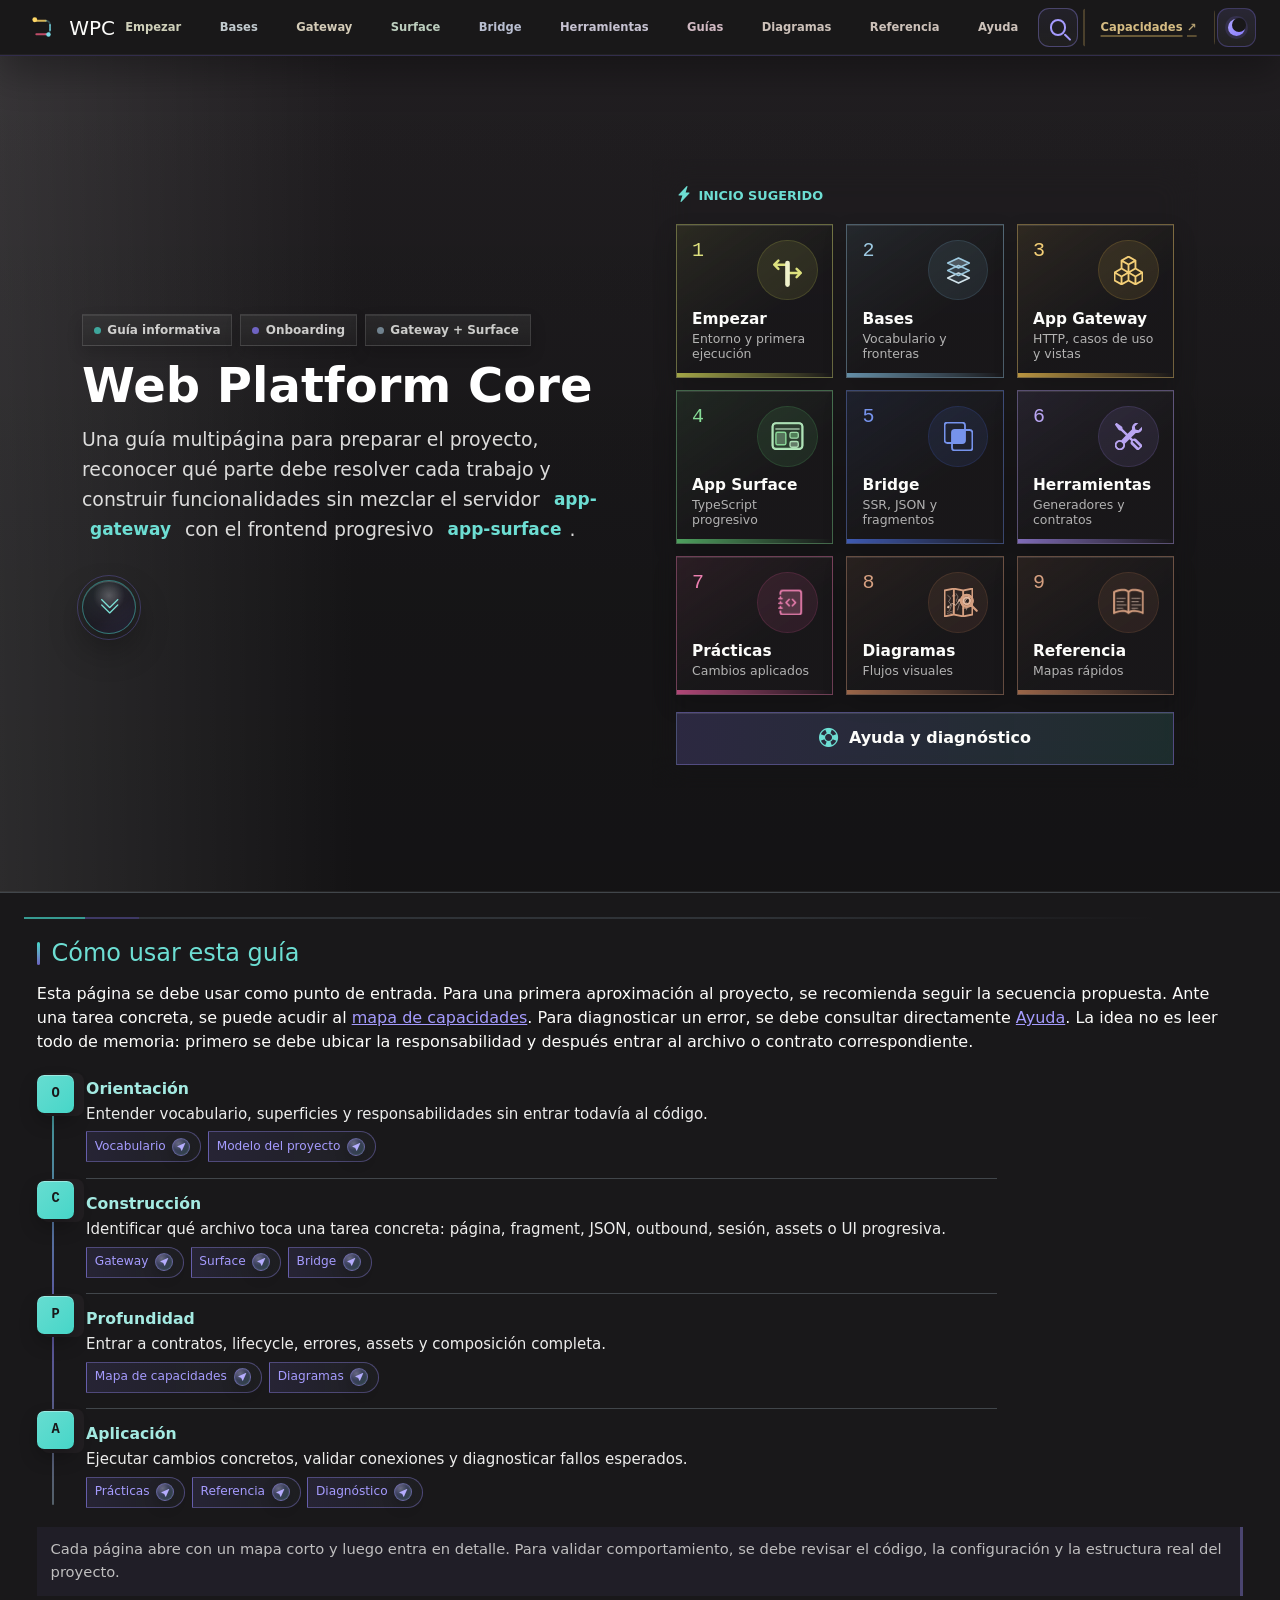
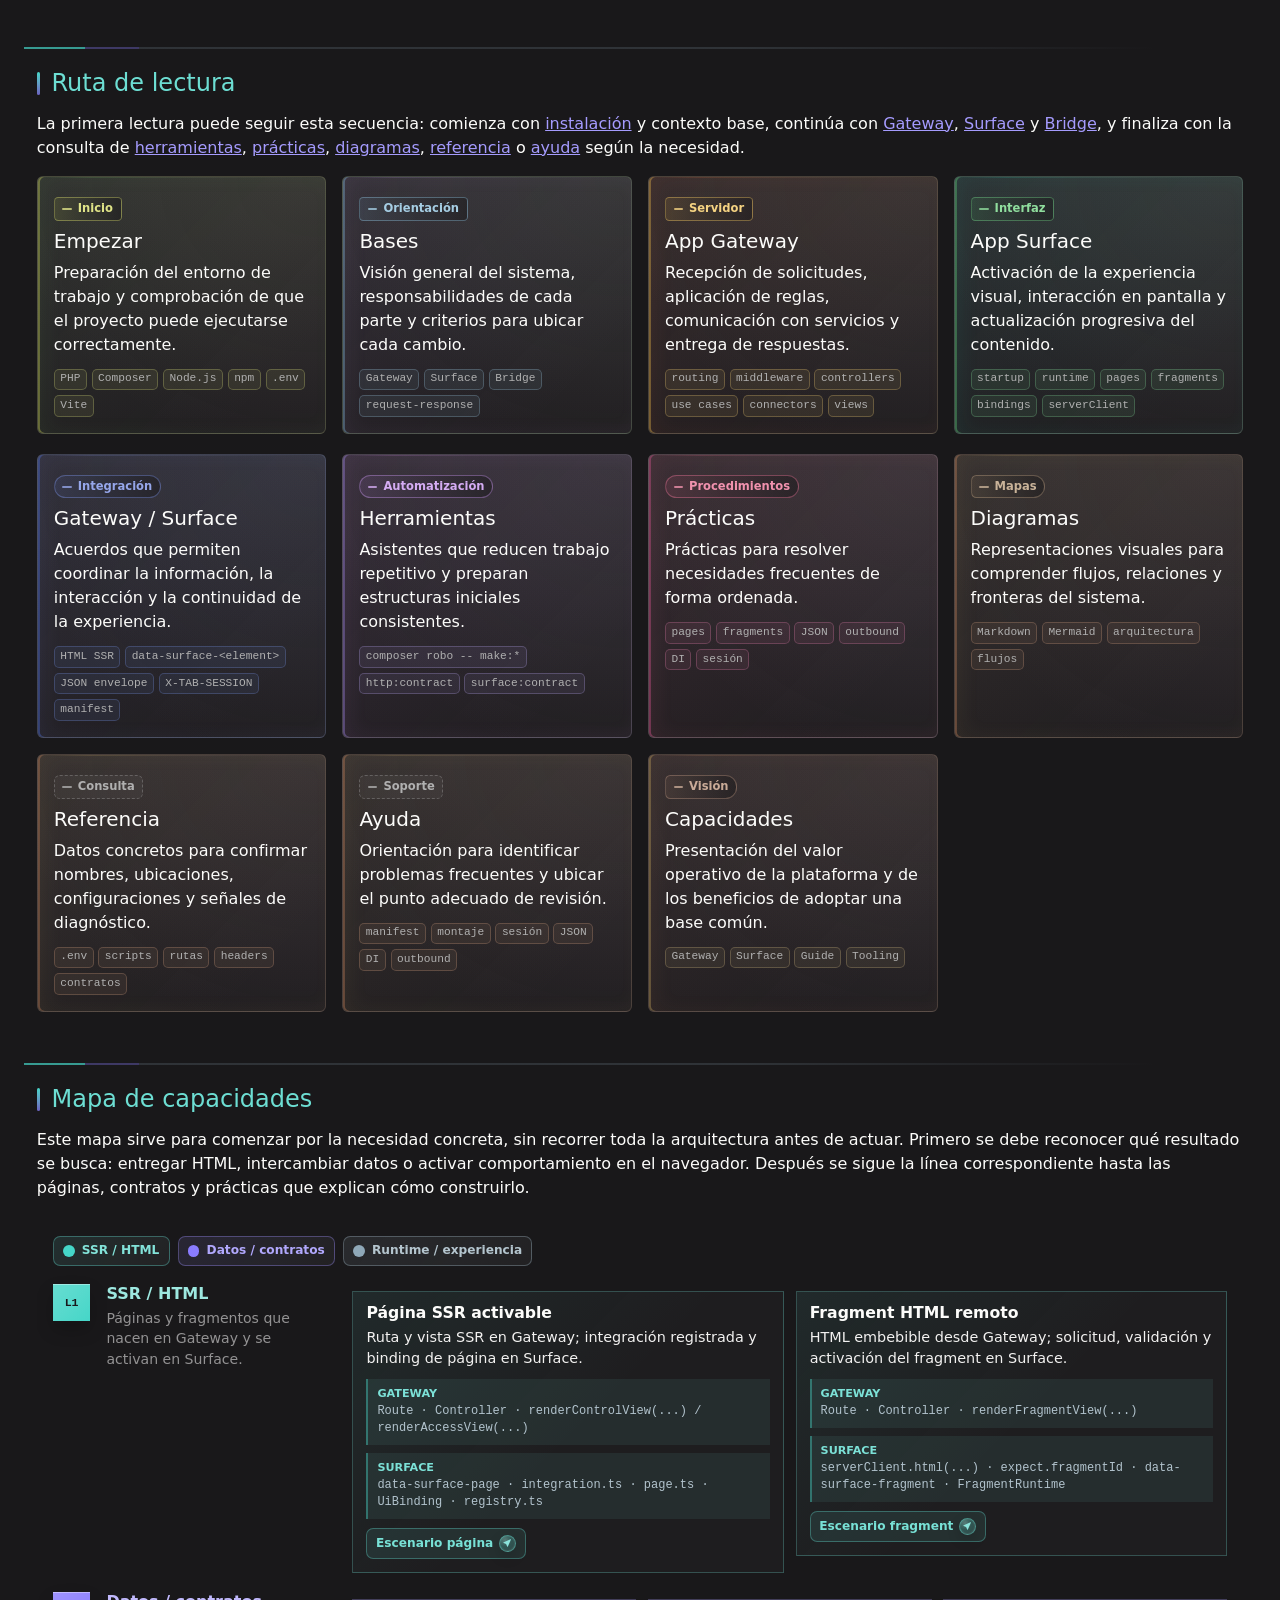
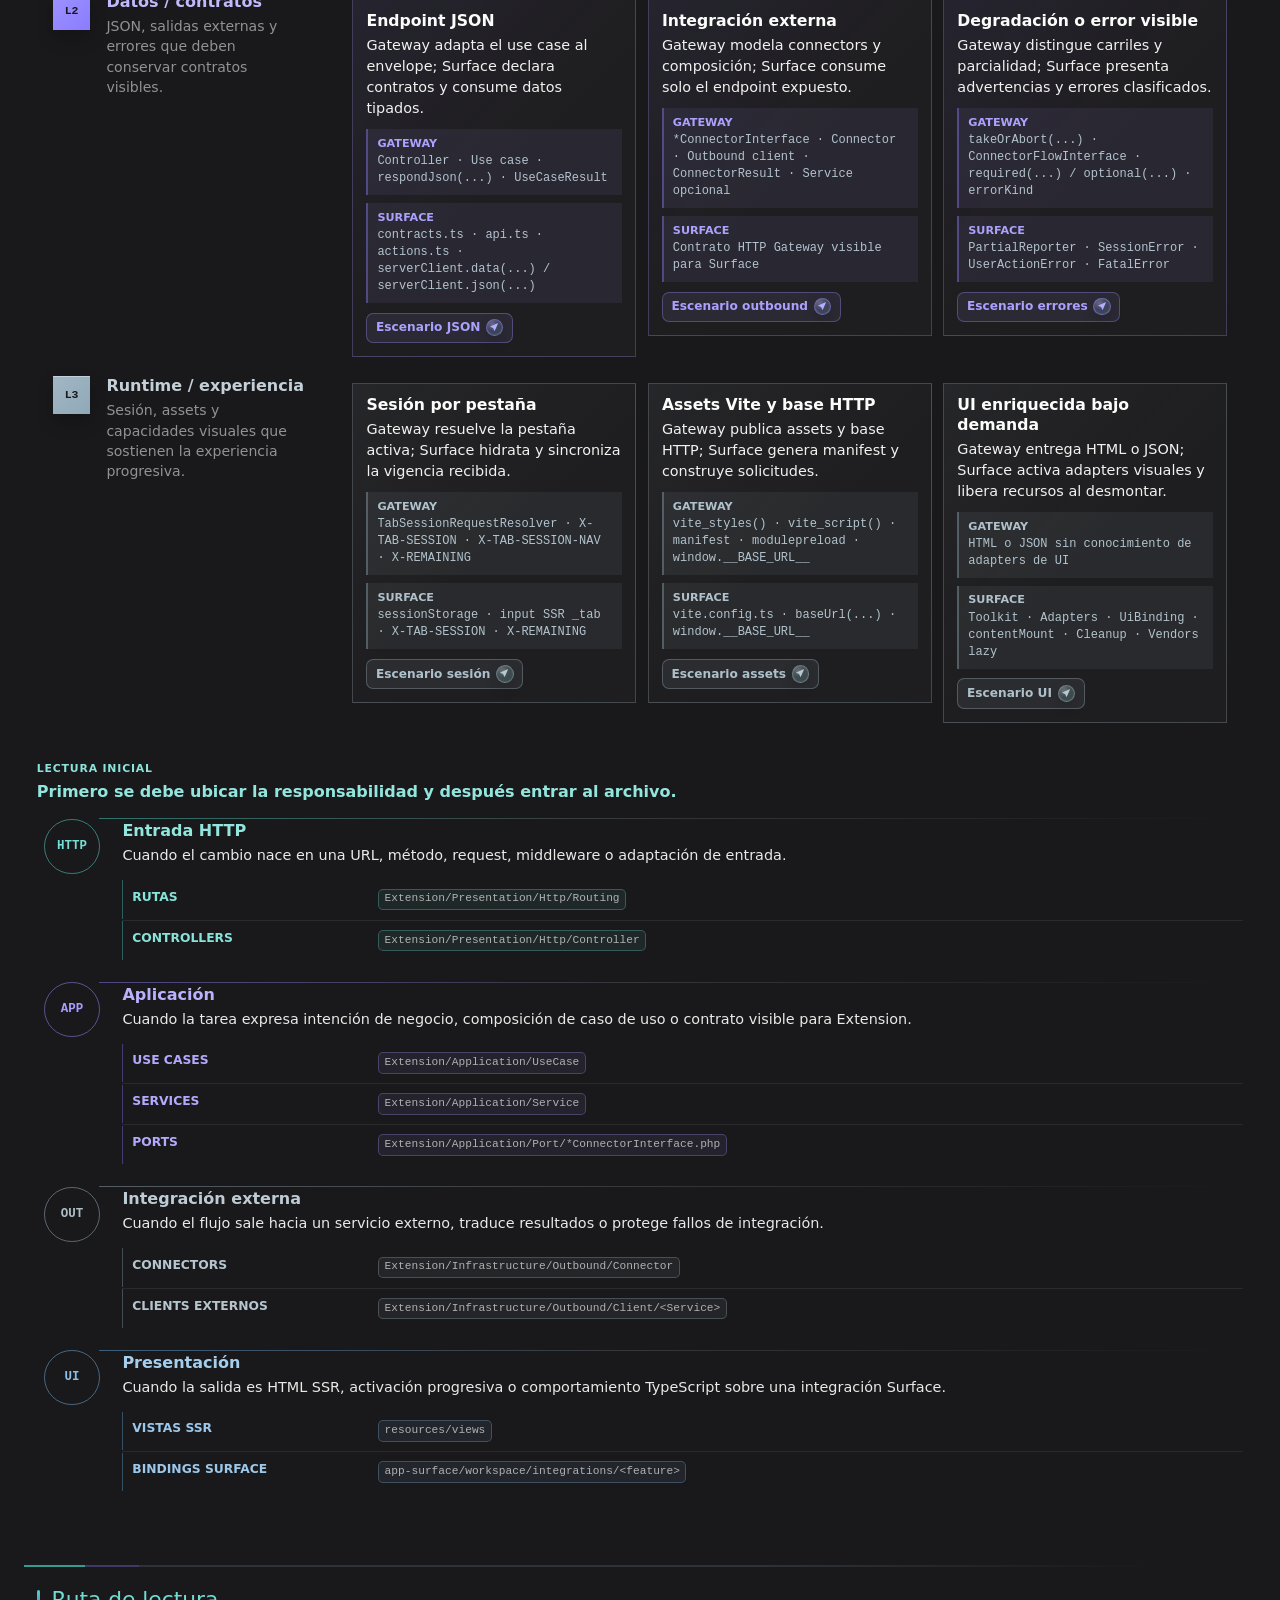
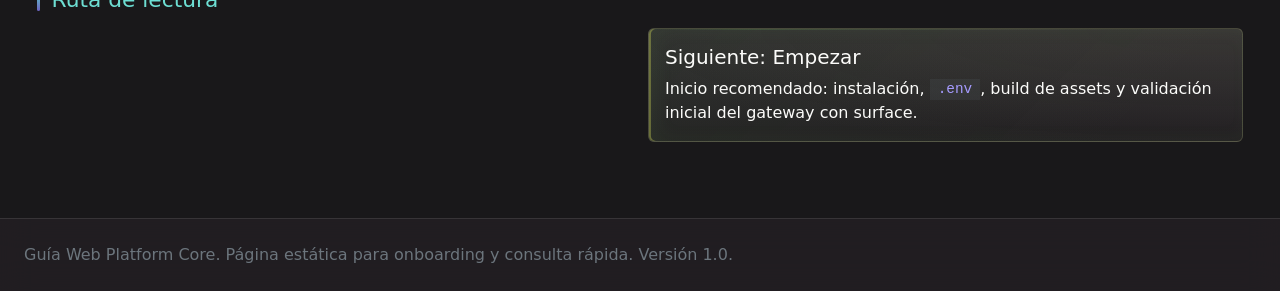
<file: index.html>
<!DOCTYPE html>
<html lang="es">
<head>
  <meta charset="UTF-8" />
  <meta http-equiv="refresh" content="0; url=./guide/index.html">
  <title>Redireccionando...</title>

  <script>
    window.location.href = "./guide/index.html";
  </script>
</head>
<body>
  <p>Redireccionando...</p>
</body>
</html>
</file>
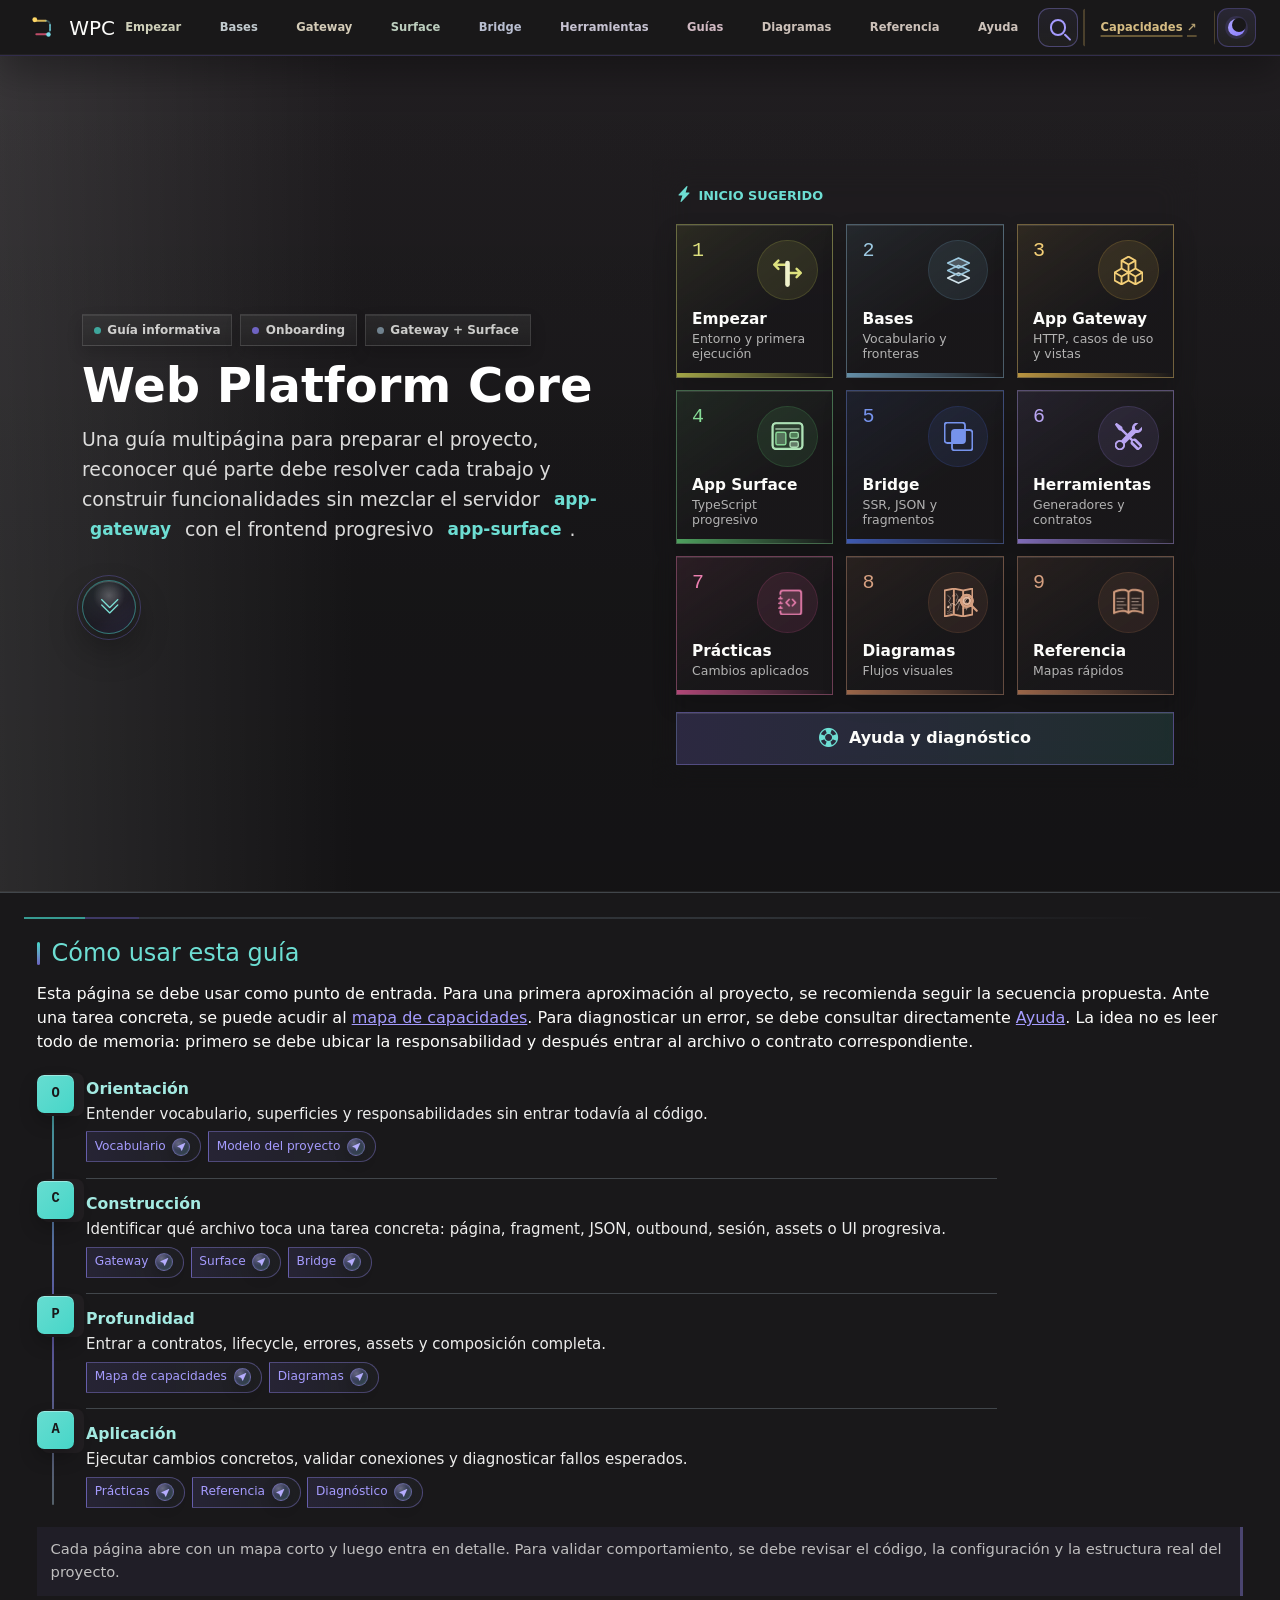
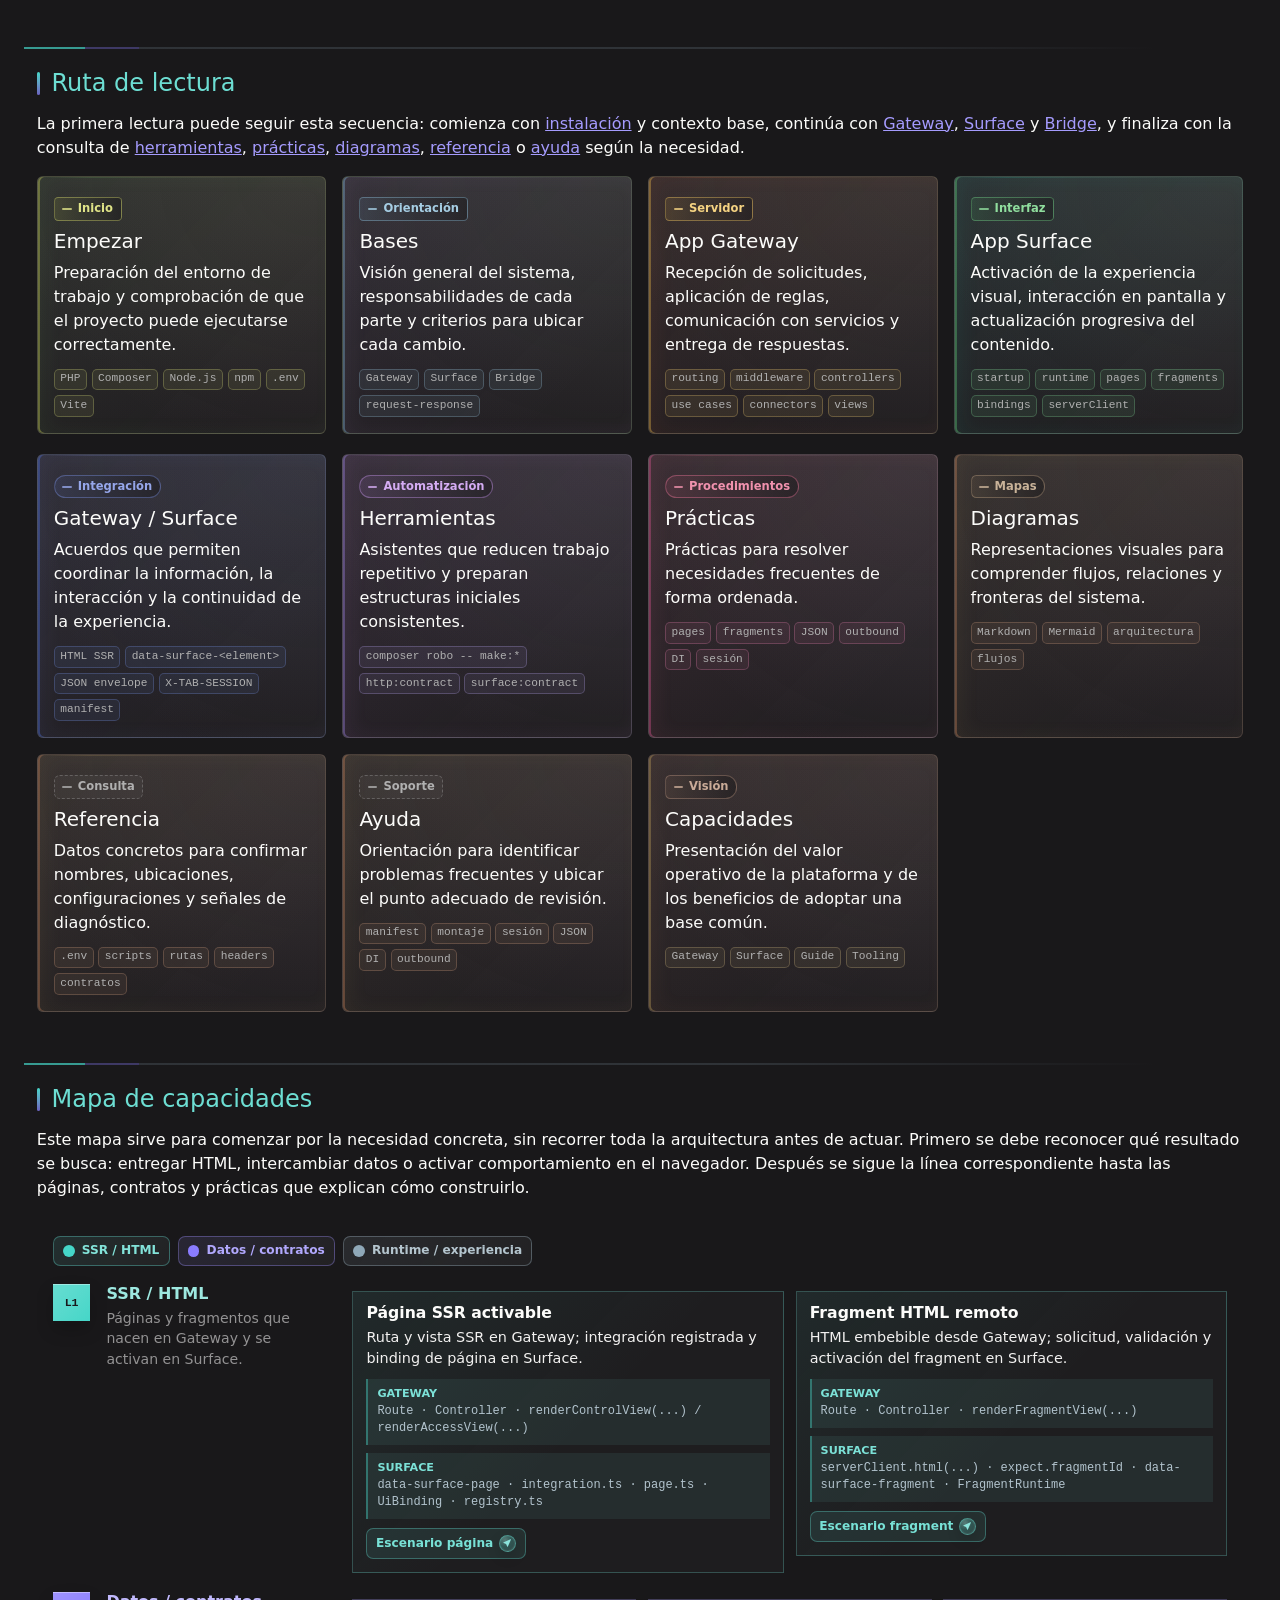
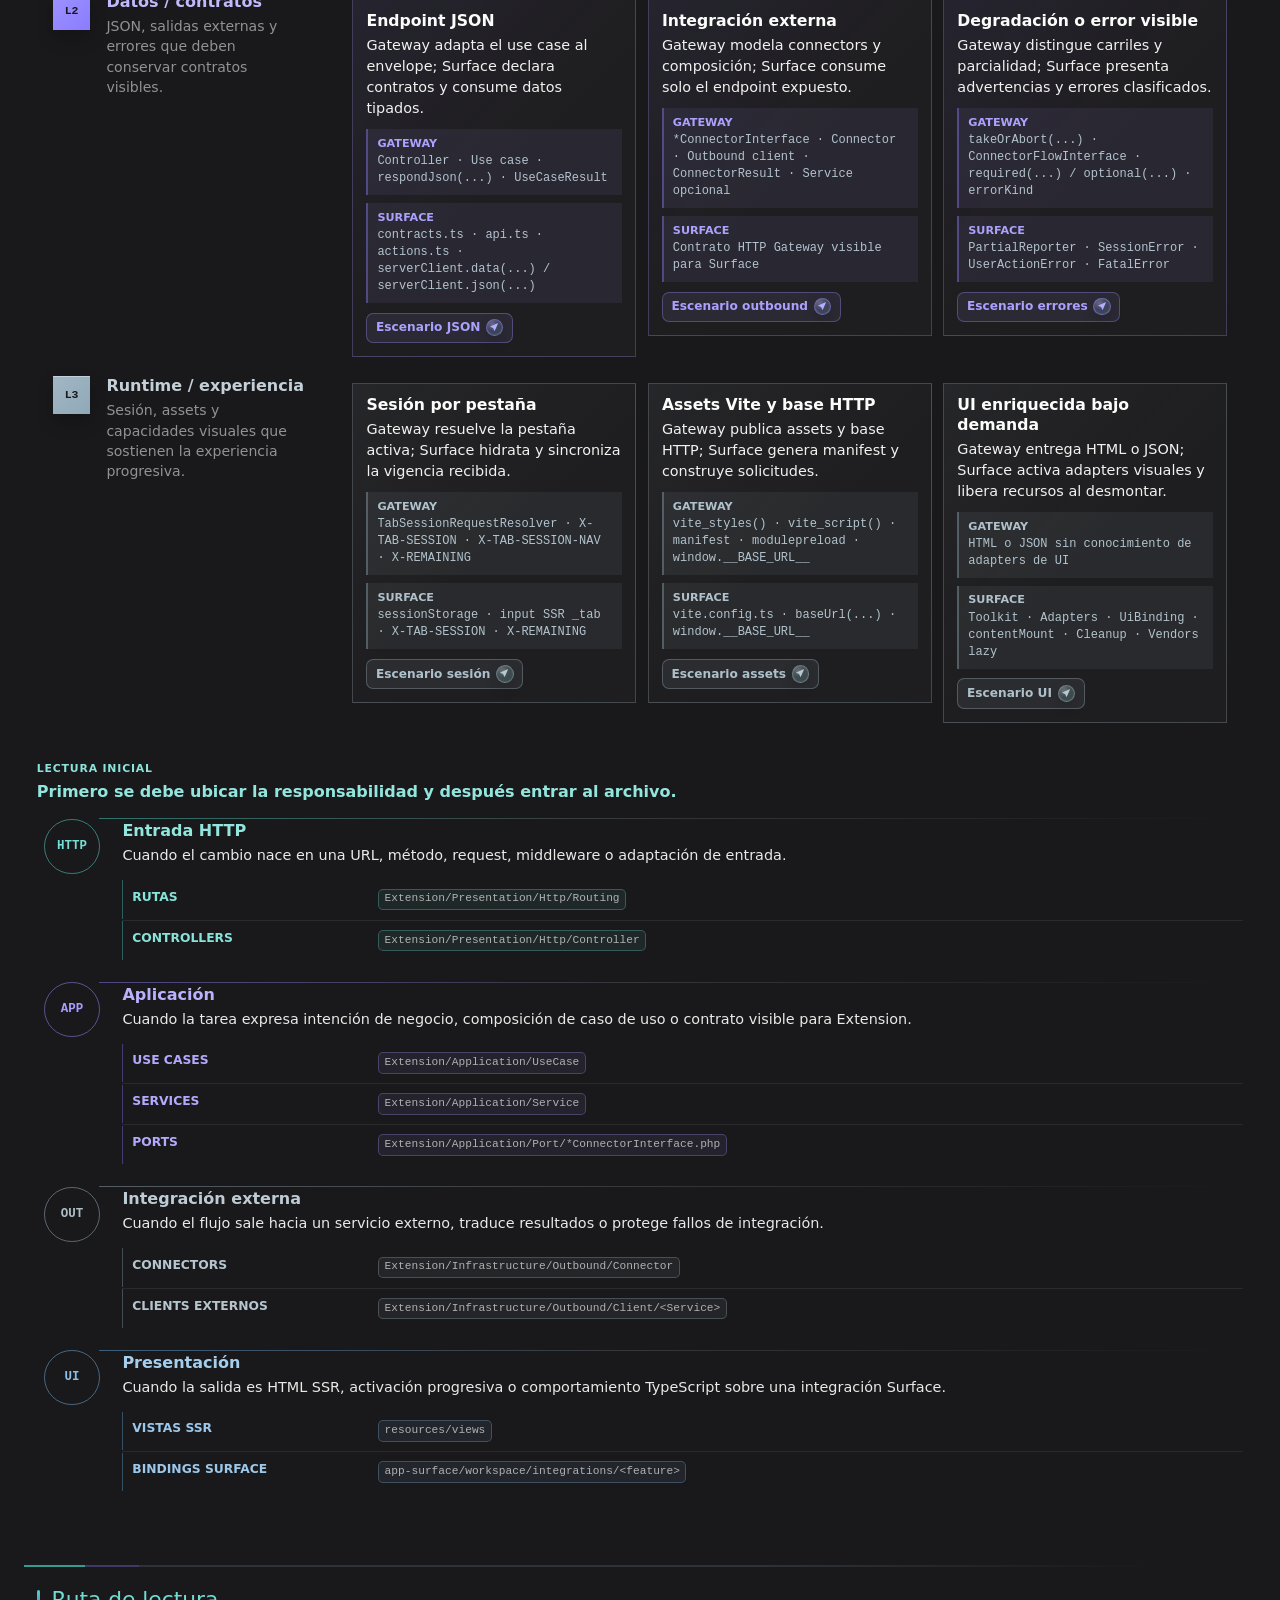
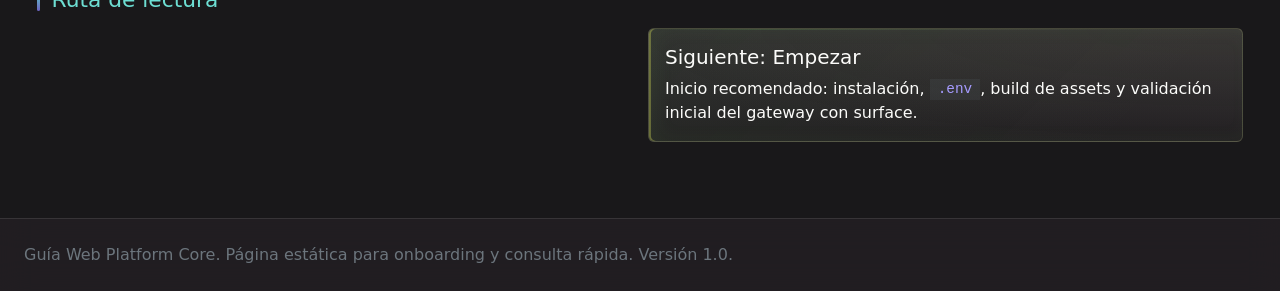
<file: guide/index.html>
<!doctype html>
<html lang="es" data-bs-theme="dark">
  <head>
    <meta charset="utf-8" />
    <meta name="viewport" content="width=device-width, initial-scale=1" />
    <title>Web Platform Core Guía</title>
    <link
      rel="icon"
      type="image/svg+xml"
      href="assets/img/web-platform-core.svg"
    />
    <meta
      name="description"
      content="Hub de documentación estática para instalar, entender y usar Web Platform Core."
    />
    <script src="assets/js/theme.js"></script>
    <link href="assets/lib/css/bootstrap.min.css" rel="stylesheet" />
    <link href="assets/lib/css/bootstrap-icons-min.css" rel="stylesheet" />
    <link href="assets/css/guide.css" rel="stylesheet" />
  </head>

  <body class="guide-page--index">
    <nav class="navbar navbar-expand-xl bg-white border-bottom sticky-top">
      <div class="container-fluid px-3 px-lg-4">
        <a class="navbar-brand" href="index.html">
          <img
            class="navbar-brand__logo"
            src="assets/img/web-platform-core.svg"
            alt=""
            aria-hidden="true"
          />
          <span class="navbar-brand__text">WPC</span>
        </a>
        <button
          class="navbar-toggler"
          type="button"
          data-bs-toggle="collapse"
          data-bs-target="#guide-navbar"
          aria-controls="guide-navbar"
          aria-expanded="false"
          aria-label="Abrir navegación"
        >
          <span class="navbar-toggler-icon"></span>
        </button>

        <div id="guide-navbar" class="collapse navbar-collapse">
          <ul class="navbar-nav ms-auto mb-2 mb-lg-0" data-guide-nav>
            <li class="nav-item">
              <a class="nav-link" href="getting-started.html">Empezar</a>
            </li>
            <li class="nav-item">
              <a class="nav-link" href="fundamentals.html">Bases</a>
            </li>
            <li class="nav-item">
              <a class="nav-link" href="app-gateway.html">Gateway</a>
            </li>
            <li class="nav-item">
              <a class="nav-link" href="app-surface.html">Surface</a>
            </li>
            <li class="nav-item">
              <a class="nav-link" href="bridge.html">Bridge</a>
            </li>
            <li class="nav-item">
              <a class="nav-link" href="tools.html">Herramientas</a>
            </li>
            <li class="nav-item">
              <a class="nav-link" href="recipes.html">Prácticas</a>
            </li>
            <li class="nav-item">
              <a class="nav-link" href="diagrams.html">Diagramas</a>
            </li>
            <li class="nav-item">
              <a class="nav-link" href="reference.html">Referencia</a>
            </li>
            <li class="nav-item">
              <a class="nav-link" href="troubleshooting.html">Ayuda</a>
            </li>
            <li class="nav-item">
              <a
                class="nav-link guide-nav-link--ecosystem"
                target="_blank"
                rel="noopener"
                href="bondades.html"
                >Capacidades</a
              >
            </li>
          </ul>
        </div>
      </div>
    </nav>

    <header class="guide-hero text-white">
      <div class="container guide-hero__container">
        <div class="row align-items-stretch g-4 guide-hero__grid">
          <div class="col-xl-6 col-lg-6 guide-hero__intro">
            <div class="d-flex flex-wrap gap-2 mb-3 guide-hero-badges">
              <span class="badge text-bg-light">Guía informativa</span>
              <span class="badge text-bg-light">Onboarding</span>
              <span class="badge text-bg-light">Gateway + Surface</span>
            </div>
            <h1 class="display-5 fw-bold mb-3">Web Platform Core</h1>
            <p class="lead mb-4">
              Una guía multipágina para preparar el proyecto, reconocer qué
              parte debe resolver cada trabajo y construir funcionalidades sin
              mezclar el servidor <code>app-gateway</code> con el frontend
              progresivo <code>app-surface</code>.
            </p>
            <a
              class="guide-hero__scroll-cue"
              href="#guide-content"
              data-guide-scroll-target-stacked="#guide-start-panel"
              aria-label="Continuar en la guía"
            >
              <i class="bi bi-chevron-double-down" aria-hidden="true"></i>
            </a>
          </div>
          <div class="col-xl-6 col-lg-6 guide-hero__panel">
            <nav
              id="guide-start-panel"
              class="guide-start-panel"
              aria-labelledby="guide-start-title"
            >
              <div class="guide-start-panel__header">
                <span class="guide-start-panel__eyebrow">
                  <i class="bi bi-lightning-charge-fill" aria-hidden="true"></i>
                  Inicio sugerido
                </span>
              </div>
              <ol
                class="guide-start-panel__route"
                aria-label="Ruta de lectura inicial"
              >
                <li>
                  <a href="getting-started.html">
                    <span class="guide-start-panel__step">1</span>
                    <span
                      class="guide-start-panel__icon"
                      data-guide-lottie-icon
                      aria-hidden="true"
                    >
                      <i class="bi bi-signpost-split"></i>
                    </span>
                    <span class="guide-start-panel__copy">
                      <strong>Empezar</strong>
                      <small>Entorno y primera ejecución</small>
                    </span>
                  </a>
                </li>
                <li>
                  <a href="fundamentals.html">
                    <span class="guide-start-panel__step">2</span>
                    <span
                      class="guide-start-panel__icon"
                      data-guide-lottie-icon
                      aria-hidden="true"
                    >
                      <i class="bi bi-layers"></i>
                    </span>
                    <span class="guide-start-panel__copy">
                      <strong>Bases</strong>
                      <small>Vocabulario y fronteras</small>
                    </span>
                  </a>
                </li>
                <li>
                  <a href="app-gateway.html">
                    <span class="guide-start-panel__step">3</span>
                    <span
                      class="guide-start-panel__icon"
                      data-guide-lottie-icon
                      aria-hidden="true"
                    >
                      <i class="bi bi-boxes"></i>
                    </span>
                    <span class="guide-start-panel__copy">
                      <strong>App Gateway</strong>
                      <small>HTTP, casos de uso y vistas</small>
                    </span>
                  </a>
                </li>
                <li>
                  <a href="app-surface.html">
                    <span class="guide-start-panel__step">4</span>
                    <span
                      class="guide-start-panel__icon"
                      data-guide-lottie-icon
                      aria-hidden="true"
                    >
                      <i class="bi bi-window-sidebar"></i>
                    </span>
                    <span class="guide-start-panel__copy">
                      <strong>App Surface</strong>
                      <small>TypeScript progresivo</small>
                    </span>
                  </a>
                </li>
                <li>
                  <a href="bridge.html">
                    <span class="guide-start-panel__step">5</span>
                    <span
                      class="guide-start-panel__icon"
                      data-guide-lottie-icon
                      aria-hidden="true"
                    >
                      <i class="bi bi-intersect"></i>
                    </span>
                    <span class="guide-start-panel__copy">
                      <strong>Bridge</strong>
                      <small>SSR, JSON y fragmentos</small>
                    </span>
                  </a>
                </li>
                <li>
                  <a href="tools.html">
                    <span class="guide-start-panel__step">6</span>
                    <span
                      class="guide-start-panel__icon"
                      data-guide-lottie-icon
                      aria-hidden="true"
                    >
                      <i class="bi bi-tools"></i>
                    </span>
                    <span class="guide-start-panel__copy">
                      <strong>Herramientas</strong>
                      <small>Generadores y contratos</small>
                    </span>
                  </a>
                </li>
                <li>
                  <a href="recipes.html">
                    <span class="guide-start-panel__step">7</span>
                    <span
                      class="guide-start-panel__icon"
                      data-guide-lottie-icon
                      aria-hidden="true"
                    >
                      <i class="bi bi-journal-code"></i>
                    </span>
                    <span class="guide-start-panel__copy">
                      <strong>Prácticas</strong>
                      <small>Cambios aplicados</small>
                    </span>
                  </a>
                </li>
                <li>
                  <a href="diagrams.html">
                    <span class="guide-start-panel__step">8</span>
                    <span
                      class="guide-start-panel__icon"
                      data-guide-lottie-icon
                      aria-hidden="true"
                    >
                      <i class="bi bi-map"></i>
                    </span>
                    <span class="guide-start-panel__copy">
                      <strong>Diagramas</strong>
                      <small>Flujos visuales</small>
                    </span>
                  </a>
                </li>
                <li>
                  <a href="reference.html">
                    <span class="guide-start-panel__step">9</span>
                    <span
                      class="guide-start-panel__icon"
                      data-guide-lottie-icon
                      aria-hidden="true"
                    >
                      <i class="bi bi-book"></i>
                    </span>
                    <span class="guide-start-panel__copy">
                      <strong>Referencia</strong>
                      <small>Mapas rápidos</small>
                    </span>
                  </a>
                </li>
              </ol>
              <a
                class="guide-start-panel__diagnostic"
                href="troubleshooting.html"
              >
                <i class="bi bi-life-preserver" aria-hidden="true"></i>
                <span>Ayuda y diagnóstico</span>
              </a>
            </nav>
          </div>
        </div>
      </div>
    </header>

    <main class="container-fluid px-3 px-lg-4 py-4">
      <section id="guide-content" class="guide-section">
        <div class="card border-0 shadow-sm">
          <div class="card-body">
            <h2 class="h4">Cómo usar esta guía</h2>
            <p>
              Esta página se debe usar como punto de entrada. Para una primera
              aproximación al proyecto, se recomienda seguir la secuencia
              propuesta. Ante una tarea concreta, se puede acudir al
              <a href="index.html#capability-matrix">mapa de capacidades</a>.
              Para diagnosticar un error, se debe consultar directamente
              <a href="troubleshooting.html">Ayuda</a>. La idea no es leer todo
              de memoria: primero se debe ubicar la responsabilidad y después
              entrar al archivo o contrato correspondiente.
            </p>
            <div class="guide-use-compass">
              <ol
                class="guide-use-compass__list"
                aria-label="Secuencia recomendada para usar la guía"
              >
                <li class="guide-use-compass__item">
                  <span class="guide-use-compass__marker" aria-hidden="true"
                    >O</span
                  >
                  <div class="guide-use-compass__body">
                    <h3>Orientación</h3>
                    <p>
                      Entender vocabulario, superficies y responsabilidades sin
                      entrar todavía al código.
                    </p>
                    <p class="guide-use-compass__links">
                      <a href="fundamentals.html#vocabulary">Vocabulario</a>
                      <a href="fundamentals.html#project-model"
                        >Modelo del proyecto</a
                      >
                    </p>
                  </div>
                </li>
                <li class="guide-use-compass__item">
                  <span class="guide-use-compass__marker" aria-hidden="true"
                    >C</span
                  >
                  <div class="guide-use-compass__body">
                    <h3>Construcción</h3>
                    <p>
                      Identificar qué archivo toca una tarea concreta: página,
                      fragment, JSON, outbound, sesión, assets o UI progresiva.
                    </p>
                    <p class="guide-use-compass__links">
                      <a href="app-gateway.html#gateway-first-read">Gateway</a>
                      <a href="app-surface.html#surface-first-read">Surface</a>
                      <a href="bridge.html#bridge-first-read">Bridge</a>
                    </p>
                  </div>
                </li>
                <li class="guide-use-compass__item">
                  <span class="guide-use-compass__marker" aria-hidden="true"
                    >P</span
                  >
                  <div class="guide-use-compass__body">
                    <h3>Profundidad</h3>
                    <p>
                      Entrar a contratos, lifecycle, errores, assets y
                      composición completa.
                    </p>
                    <p class="guide-use-compass__links">
                      <a href="index.html#capability-matrix"
                        >Mapa de capacidades</a
                      >
                      <a href="diagrams.html#diagram-list">Diagramas</a>
                    </p>
                  </div>
                </li>
                <li class="guide-use-compass__item">
                  <span class="guide-use-compass__marker" aria-hidden="true"
                    >A</span
                  >
                  <div class="guide-use-compass__body">
                    <h3>Aplicación</h3>
                    <p>
                      Ejecutar cambios concretos, validar conexiones y
                      diagnosticar fallos esperados.
                    </p>
                    <p class="guide-use-compass__links">
                      <a href="recipes.html#how-to-use">Prácticas</a>
                      <a href="reference.html#how-to-use">Referencia</a>
                      <a href="troubleshooting.html#diagnostic-method"
                        >Diagnóstico</a
                      >
                    </p>
                  </div>
                </li>
              </ol>
            </div>
            <p class="guide-crosslink">
              <em>
                Cada página abre con un mapa corto y luego entra en detalle.
                Para validar comportamiento, se debe revisar el código, la
                configuración y la estructura real del proyecto.
              </em>
            </p>
          </div>
        </div>
      </section>

      <section class="guide-section">
        <div class="card border-0 shadow-sm">
          <div class="card-body">
            <h2 class="h4">Ruta de lectura</h2>
            <p>
              La primera lectura puede seguir esta secuencia: comienza con
              <a href="getting-started.html#install">instalación</a> y contexto
              base, continúa con <a href="app-gateway.html">Gateway</a>,
              <a href="app-surface.html">Surface</a> y
              <a href="bridge.html">Bridge</a>, y finaliza con la consulta de
              <a href="tools.html">herramientas</a>,
              <a href="recipes.html">prácticas</a>,
              <a href="diagrams.html">diagramas</a>,
              <a href="reference.html">referencia</a> o
              <a href="troubleshooting.html">ayuda</a> según la necesidad.
            </p>
            <div class="row g-3">
              <div class="col-md-6 col-xl-3">
                <a class="guide-card-link" href="getting-started.html">
                  <div class="card h-100 concept-card">
                    <div class="card-body">
                      <span class="badge text-bg-primary mb-2">Inicio</span>
                      <h2 class="h5">Empezar</h2>
                      <p class="mb-0">
                        Preparación del entorno de trabajo y comprobación de que
                        el proyecto puede ejecutarse correctamente.
                      </p>
                      <ul class="guide-mini-map guide-mini-map--compact">
                        <li>
                          <div class="guide-mini-map__tags">
                            <span class="guide-mini-map__tag">PHP</span>
                            <span class="guide-mini-map__tag">Composer</span>
                            <span class="guide-mini-map__tag">Node.js</span>
                            <span class="guide-mini-map__tag">npm</span>
                            <span class="guide-mini-map__tag">.env</span>
                            <span class="guide-mini-map__tag">Vite</span>
                          </div>
                        </li>
                      </ul>
                    </div>
                  </div>
                </a>
              </div>
              <div class="col-md-6 col-xl-3">
                <a class="guide-card-link" href="fundamentals.html">
                  <div class="card h-100 concept-card">
                    <div class="card-body">
                      <span class="badge text-bg-primary mb-2"
                        >Orientación</span
                      >
                      <h2 class="h5">Bases</h2>
                      <p class="mb-0">
                        Visión general del sistema, responsabilidades de cada
                        parte y criterios para ubicar cada cambio.
                      </p>
                      <ul class="guide-mini-map guide-mini-map--compact">
                        <li>
                          <div class="guide-mini-map__tags">
                            <span class="guide-mini-map__tag">Gateway</span>
                            <span class="guide-mini-map__tag">Surface</span>
                            <span class="guide-mini-map__tag">Bridge</span>
                            <span class="guide-mini-map__tag"
                              >request-response</span
                            >
                          </div>
                        </li>
                      </ul>
                    </div>
                  </div>
                </a>
              </div>
              <div class="col-md-6 col-xl-3">
                <a class="guide-card-link" href="app-gateway.html">
                  <div class="card h-100 concept-card">
                    <div class="card-body">
                      <span class="badge text-bg-primary mb-2">Servidor</span>
                      <h2 class="h5">App Gateway</h2>
                      <p class="mb-0">
                        Recepción de solicitudes, aplicación de reglas,
                        comunicación con servicios y entrega de respuestas.
                      </p>
                      <ul class="guide-mini-map guide-mini-map--compact">
                        <li>
                          <div class="guide-mini-map__tags">
                            <span class="guide-mini-map__tag">routing</span>
                            <span class="guide-mini-map__tag">middleware</span>
                            <span class="guide-mini-map__tag">controllers</span>
                            <span class="guide-mini-map__tag">use cases</span>
                            <span class="guide-mini-map__tag">connectors</span>
                            <span class="guide-mini-map__tag">views</span>
                          </div>
                        </li>
                      </ul>
                    </div>
                  </div>
                </a>
              </div>
              <div class="col-md-6 col-xl-3">
                <a class="guide-card-link" href="app-surface.html">
                  <div class="card h-100 concept-card">
                    <div class="card-body">
                      <span class="badge text-bg-primary mb-2">Interfaz</span>
                      <h2 class="h5">App Surface</h2>
                      <p class="mb-0">
                        Activación de la experiencia visual, interacción en
                        pantalla y actualización progresiva del contenido.
                      </p>
                      <ul class="guide-mini-map guide-mini-map--compact">
                        <li>
                          <div class="guide-mini-map__tags">
                            <span class="guide-mini-map__tag">startup</span>
                            <span class="guide-mini-map__tag">runtime</span>
                            <span class="guide-mini-map__tag">pages</span>
                            <span class="guide-mini-map__tag">fragments</span>
                            <span class="guide-mini-map__tag">bindings</span>
                            <span class="guide-mini-map__tag"
                              >serverClient</span
                            >
                          </div>
                        </li>
                      </ul>
                    </div>
                  </div>
                </a>
              </div>
            </div>

            <div class="row g-3 mt-1">
              <div class="col-md-6 col-xl-3">
                <a class="guide-card-link" href="bridge.html">
                  <div class="card h-100 concept-card">
                    <div class="card-body">
                      <span class="badge text-bg-success mb-2"
                        >Integración</span
                      >
                      <h2 class="h5">Gateway / Surface</h2>
                      <p class="mb-0">
                        Acuerdos que permiten coordinar la información, la
                        interacción y la continuidad de la experiencia.
                      </p>
                      <ul class="guide-mini-map guide-mini-map--compact">
                        <li>
                          <div class="guide-mini-map__tags">
                            <span class="guide-mini-map__tag">HTML SSR</span>
                            <span class="guide-mini-map__tag"
                              >data-surface-&lt;element&gt;</span
                            >
                            <span class="guide-mini-map__tag"
                              >JSON envelope</span
                            >
                            <span class="guide-mini-map__tag"
                              >X-TAB-SESSION</span
                            >
                            <span class="guide-mini-map__tag">manifest</span>
                          </div>
                        </li>
                      </ul>
                    </div>
                  </div>
                </a>
              </div>
              <div class="col-md-6 col-xl-3">
                <a class="guide-card-link" href="tools.html">
                  <div class="card h-100 concept-card">
                    <div class="card-body">
                      <span class="badge text-bg-success mb-2"
                        >Automatización</span
                      >
                      <h2 class="h5">Herramientas</h2>
                      <p class="mb-0">
                        Asistentes que reducen trabajo repetitivo y preparan
                        estructuras iniciales consistentes.
                      </p>
                      <ul class="guide-mini-map guide-mini-map--compact">
                        <li>
                          <div class="guide-mini-map__tags">
                            <span class="guide-mini-map__tag"
                              >composer robo -- make:*</span
                            >
                            <span class="guide-mini-map__tag"
                              >http:contract</span
                            >
                            <span class="guide-mini-map__tag"
                              >surface:contract</span
                            >
                          </div>
                        </li>
                      </ul>
                    </div>
                  </div>
                </a>
              </div>
              <div class="col-md-6 col-xl-3">
                <a class="guide-card-link" href="recipes.html">
                  <div class="card h-100 concept-card">
                    <div class="card-body">
                      <span class="badge text-bg-success mb-2"
                        >Procedimientos</span
                      >
                      <h2 class="h5">Prácticas</h2>
                      <p class="mb-0">
                        Prácticas para resolver necesidades frecuentes de forma
                        ordenada.
                      </p>
                      <ul class="guide-mini-map guide-mini-map--compact">
                        <li>
                          <div class="guide-mini-map__tags">
                            <span class="guide-mini-map__tag">pages</span>
                            <span class="guide-mini-map__tag">fragments</span>
                            <span class="guide-mini-map__tag">JSON</span>
                            <span class="guide-mini-map__tag">outbound</span>
                            <span class="guide-mini-map__tag">DI</span>
                            <span class="guide-mini-map__tag">sesión</span>
                          </div>
                        </li>
                      </ul>
                    </div>
                  </div>
                </a>
              </div>
              <div class="col-md-6 col-xl-3">
                <a class="guide-card-link" href="diagrams.html">
                  <div class="card h-100 concept-card">
                    <div class="card-body">
                      <span class="badge text-bg-info mb-2">Mapas</span>
                      <h2 class="h5">Diagramas</h2>
                      <p class="mb-0">
                        Representaciones visuales para comprender flujos,
                        relaciones y fronteras del sistema.
                      </p>
                      <ul class="guide-mini-map guide-mini-map--compact">
                        <li>
                          <div class="guide-mini-map__tags">
                            <span class="guide-mini-map__tag">Markdown</span>
                            <span class="guide-mini-map__tag">Mermaid</span>
                            <span class="guide-mini-map__tag"
                              >arquitectura</span
                            >
                            <span class="guide-mini-map__tag">flujos</span>
                          </div>
                        </li>
                      </ul>
                    </div>
                  </div>
                </a>
              </div>
              <div class="col-md-6 col-xl-3">
                <a class="guide-card-link" href="reference.html">
                  <div class="card h-100 concept-card">
                    <div class="card-body">
                      <span class="badge text-bg-secondary mb-2">Consulta</span>
                      <h2 class="h5">Referencia</h2>
                      <p class="mb-0">
                        Datos concretos para confirmar nombres, ubicaciones,
                        configuraciones y señales de diagnóstico.
                      </p>
                      <ul class="guide-mini-map guide-mini-map--compact">
                        <li>
                          <div class="guide-mini-map__tags">
                            <span class="guide-mini-map__tag">.env</span>
                            <span class="guide-mini-map__tag">scripts</span>
                            <span class="guide-mini-map__tag">rutas</span>
                            <span class="guide-mini-map__tag">headers</span>
                            <span class="guide-mini-map__tag">contratos</span>
                          </div>
                        </li>
                      </ul>
                    </div>
                  </div>
                </a>
              </div>
              <div class="col-md-6 col-xl-3">
                <a class="guide-card-link" href="troubleshooting.html">
                  <div class="card h-100 concept-card">
                    <div class="card-body">
                      <span class="badge text-bg-secondary mb-2">Soporte</span>
                      <h2 class="h5">Ayuda</h2>
                      <p class="mb-0">
                        Orientación para identificar problemas frecuentes y
                        ubicar el punto adecuado de revisión.
                      </p>
                      <ul class="guide-mini-map guide-mini-map--compact">
                        <li>
                          <div class="guide-mini-map__tags">
                            <span class="guide-mini-map__tag">manifest</span>
                            <span class="guide-mini-map__tag">montaje</span>
                            <span class="guide-mini-map__tag">sesión</span>
                            <span class="guide-mini-map__tag">JSON</span>
                            <span class="guide-mini-map__tag">DI</span>
                            <span class="guide-mini-map__tag">outbound</span>
                          </div>
                        </li>
                      </ul>
                    </div>
                  </div>
                </a>
              </div>
              <div class="col-md-6 col-xl-3">
                <a class="guide-card-link" href="bondades.html">
                  <div class="card h-100 concept-card">
                    <div class="card-body">
                      <span class="badge text-bg-info mb-2">Visión</span>
                      <h2 class="h5">Capacidades</h2>
                      <p class="mb-0">
                        Presentación del valor operativo de la plataforma y de
                        los beneficios de adoptar una base común.
                      </p>
                      <ul class="guide-mini-map guide-mini-map--compact">
                        <li>
                          <div class="guide-mini-map__tags">
                            <span class="guide-mini-map__tag">Gateway</span>
                            <span class="guide-mini-map__tag">Surface</span>
                            <span class="guide-mini-map__tag">Guide</span>
                            <span class="guide-mini-map__tag">Tooling</span>
                          </div>
                        </li>
                      </ul>
                    </div>
                  </div>
                </a>
              </div>
            </div>
          </div>
        </div>
      </section>

      <section id="capability-matrix" class="guide-section">
        <div class="card border-0 shadow-sm">
          <div class="card-body">
            <h2 class="h4">Mapa de capacidades</h2>
            <p>
              Este mapa sirve para comenzar por la necesidad concreta, sin
              recorrer toda la arquitectura antes de actuar. Primero se debe
              reconocer qué resultado se busca: entregar HTML, intercambiar
              datos o activar comportamiento en el navegador. Después se sigue
              la línea correspondiente hasta las páginas, contratos y prácticas
              que explican cómo construirlo.
            </p>
            <div
              class="capability-metro"
              aria-label="Mapa tipo metro de capacidades"
            >
              <div class="capability-metro__legend" aria-hidden="true">
                <span
                  class="capability-metro__legend-item capability-metro__legend-item--ssr"
                  >SSR / HTML</span
                >
                <span
                  class="capability-metro__legend-item capability-metro__legend-item--data"
                  >Datos / contratos</span
                >
                <span
                  class="capability-metro__legend-item capability-metro__legend-item--runtime"
                  >Runtime / experiencia</span
                >
              </div>

              <div class="capability-metro__lines">
                <section
                  class="capability-metro__line capability-metro__line--ssr"
                  aria-labelledby="capability-line-ssr"
                >
                  <div class="capability-metro__line-head">
                    <span class="capability-metro__line-code">L1</span>
                    <div>
                      <h3 id="capability-line-ssr">SSR / HTML</h3>
                      <p>
                        Páginas y fragmentos que nacen en Gateway y se activan
                        en Surface.
                      </p>
                    </div>
                  </div>
                  <ol class="capability-metro__stations">
                    <li class="capability-station">
                      <span
                        class="capability-station__node"
                        aria-hidden="true"
                      ></span>
                      <div class="capability-station__body">
                        <h4>Página SSR activable</h4>
                        <p>
                          Ruta y vista SSR en Gateway; integración registrada y
                          binding de página en Surface.
                        </p>
                        <dl class="capability-station__flow">
                          <div>
                            <dt>Gateway</dt>
                            <dd>
                              Route · Controller · renderControlView(...) /
                              renderAccessView(...)
                            </dd>
                          </div>
                          <div>
                            <dt>Surface</dt>
                            <dd>
                              data-surface-page · integration.ts · page.ts ·
                              UiBinding · registry.ts
                            </dd>
                          </div>
                        </dl>
                        <a
                          href="diagrams.html#diagram-bridge-ssr-progressive-enhancement"
                          >Escenario página</a
                        >
                      </div>
                    </li>
                    <li class="capability-station">
                      <span
                        class="capability-station__node"
                        aria-hidden="true"
                      ></span>
                      <div class="capability-station__body">
                        <h4>Fragment HTML remoto</h4>
                        <p>
                          HTML embebible desde Gateway; solicitud, validación y
                          activación del fragment en Surface.
                        </p>
                        <dl class="capability-station__flow">
                          <div>
                            <dt>Gateway</dt>
                            <dd>
                              Route · Controller · renderFragmentView(...)
                            </dd>
                          </div>
                          <div>
                            <dt>Surface</dt>
                            <dd>
                              serverClient.html(...) · expect.fragmentId ·
                              data-surface-fragment · FragmentRuntime
                            </dd>
                          </div>
                        </dl>
                        <a
                          href="diagrams.html#diagram-bridge-fragments-dynamic-content"
                          >Escenario fragment</a
                        >
                      </div>
                    </li>
                  </ol>
                </section>

                <section
                  class="capability-metro__line capability-metro__line--data"
                  aria-labelledby="capability-line-data"
                >
                  <div class="capability-metro__line-head">
                    <span class="capability-metro__line-code">L2</span>
                    <div>
                      <h3 id="capability-line-data">Datos / contratos</h3>
                      <p>
                        JSON, salidas externas y errores que deben conservar
                        contratos visibles.
                      </p>
                    </div>
                  </div>
                  <ol class="capability-metro__stations">
                    <li class="capability-station">
                      <span
                        class="capability-station__node"
                        aria-hidden="true"
                      ></span>
                      <div class="capability-station__body">
                        <h4>Endpoint JSON</h4>
                        <p>
                          Gateway adapta el use case al envelope; Surface
                          declara contratos y consume datos tipados.
                        </p>
                        <dl class="capability-station__flow">
                          <div>
                            <dt>Gateway</dt>
                            <dd>
                              Controller · Use case · respondJson(...) ·
                              UseCaseResult
                            </dd>
                          </div>
                          <div>
                            <dt>Surface</dt>
                            <dd>
                              contracts.ts · api.ts · actions.ts ·
                              serverClient.data(...) / serverClient.json(...)
                            </dd>
                          </div>
                        </dl>
                        <a
                          href="diagrams.html#diagram-bridge-json-session-assets-contracts"
                          >Escenario JSON</a
                        >
                      </div>
                    </li>
                    <li class="capability-station">
                      <span
                        class="capability-station__node"
                        aria-hidden="true"
                      ></span>
                      <div class="capability-station__body">
                        <h4>Integración externa</h4>
                        <p>
                          Gateway modela connectors y composición; Surface
                          consume solo el endpoint expuesto.
                        </p>
                        <dl class="capability-station__flow">
                          <div>
                            <dt>Gateway</dt>
                            <dd>
                              *ConnectorInterface · Connector · Outbound client
                              · ConnectorResult · Service opcional
                            </dd>
                          </div>
                          <div>
                            <dt>Surface</dt>
                            <dd>Contrato HTTP Gateway visible para Surface</dd>
                          </div>
                        </dl>
                        <a
                          href="diagrams.html#diagram-gateway-outbound-services-connectors"
                          >Escenario outbound</a
                        >
                      </div>
                    </li>
                    <li class="capability-station">
                      <span
                        class="capability-station__node"
                        aria-hidden="true"
                      ></span>
                      <div class="capability-station__body">
                        <h4>Degradación o error visible</h4>
                        <p>
                          Gateway distingue carriles y parcialidad; Surface
                          presenta advertencias y errores clasificados.
                        </p>
                        <dl class="capability-station__flow">
                          <div>
                            <dt>Gateway</dt>
                            <dd>
                              takeOrAbort(...) · ConnectorFlowInterface ·
                              required(...) / optional(...) · errorKind
                            </dd>
                          </div>
                          <div>
                            <dt>Surface</dt>
                            <dd>
                              PartialReporter · SessionError · UserActionError ·
                              FatalError
                            </dd>
                          </div>
                        </dl>
                        <a
                          href="diagrams.html#diagram-gateway-usecases-results-errors"
                          >Escenario errores</a
                        >
                      </div>
                    </li>
                  </ol>
                </section>

                <section
                  class="capability-metro__line capability-metro__line--runtime"
                  aria-labelledby="capability-line-runtime"
                >
                  <div class="capability-metro__line-head">
                    <span class="capability-metro__line-code">L3</span>
                    <div>
                      <h3 id="capability-line-runtime">
                        Runtime / experiencia
                      </h3>
                      <p>
                        Sesión, assets y capacidades visuales que sostienen la
                        experiencia progresiva.
                      </p>
                    </div>
                  </div>
                  <ol class="capability-metro__stations">
                    <li class="capability-station">
                      <span
                        class="capability-station__node"
                        aria-hidden="true"
                      ></span>
                      <div class="capability-station__body">
                        <h4>Sesión por pestaña</h4>
                        <p>
                          Gateway resuelve la pestaña activa; Surface hidrata y
                          sincroniza la vigencia recibida.
                        </p>
                        <dl class="capability-station__flow">
                          <div>
                            <dt>Gateway</dt>
                            <dd>
                              TabSessionRequestResolver · X-TAB-SESSION ·
                              X-TAB-SESSION-NAV · X-REMAINING
                            </dd>
                          </div>
                          <div>
                            <dt>Surface</dt>
                            <dd>
                              sessionStorage · input SSR _tab · X-TAB-SESSION ·
                              X-REMAINING
                            </dd>
                          </div>
                        </dl>
                        <a
                          href="diagrams.html#diagram-bridge-json-session-assets-contracts"
                          >Escenario sesión</a
                        >
                      </div>
                    </li>
                    <li class="capability-station">
                      <span
                        class="capability-station__node"
                        aria-hidden="true"
                      ></span>
                      <div class="capability-station__body">
                        <h4>Assets Vite y base HTTP</h4>
                        <p>
                          Gateway publica assets y base HTTP; Surface genera
                          manifest y construye solicitudes.
                        </p>
                        <dl class="capability-station__flow">
                          <div>
                            <dt>Gateway</dt>
                            <dd>
                              vite_styles() · vite_script() · manifest ·
                              modulepreload · window.__BASE_URL__
                            </dd>
                          </div>
                          <div>
                            <dt>Surface</dt>
                            <dd>
                              vite.config.ts · baseUrl(...) ·
                              window.__BASE_URL__
                            </dd>
                          </div>
                        </dl>
                        <a
                          href="diagrams.html#diagram-bridge-json-session-assets-contracts"
                          >Escenario assets</a
                        >
                      </div>
                    </li>
                    <li class="capability-station">
                      <span
                        class="capability-station__node"
                        aria-hidden="true"
                      ></span>
                      <div class="capability-station__body">
                        <h4>UI enriquecida bajo demanda</h4>
                        <p>
                          Gateway entrega HTML o JSON; Surface activa adapters
                          visuales y libera recursos al desmontar.
                        </p>
                        <dl class="capability-station__flow">
                          <div>
                            <dt>Gateway</dt>
                            <dd>
                              HTML o JSON sin conocimiento de adapters de UI
                            </dd>
                          </div>
                          <div>
                            <dt>Surface</dt>
                            <dd>
                              Toolkit · Adapters · UiBinding · contentMount ·
                              Cleanup · Vendors lazy
                            </dd>
                          </div>
                        </dl>
                        <a
                          href="diagrams.html#diagram-surface-workspace-toolkit-adapters"
                          >Escenario UI</a
                        >
                      </div>
                    </li>
                  </ol>
                </section>
              </div>
            </div>
            <div
              class="guide-callout guide-callout--structured guide-callout--responsibility-map"
            >
              <div class="guide-callout__header">
                <span class="guide-callout__eyebrow">Lectura inicial</span>
                <strong class="guide-callout__title">
                  Primero se debe ubicar la responsabilidad y después entrar al
                  archivo.
                </strong>
              </div>
              <div
                class="guide-responsibility-map"
                role="list"
                aria-label="Mapa inicial de responsabilidades"
              >
                <article
                  class="guide-responsibility-map__layer"
                  role="listitem"
                >
                  <span
                    class="guide-responsibility-map__badge"
                    aria-hidden="true"
                    >HTTP</span
                  >
                  <div class="guide-responsibility-map__summary">
                    <h3>Entrada HTTP</h3>
                    <p>
                      Cuando el cambio nace en una URL, método, request,
                      middleware o adaptación de entrada.
                    </p>
                  </div>
                  <ul class="guide-responsibility-map__paths">
                    <li>
                      <strong>Rutas</strong>
                      <code>Extension/Presentation/Http/Routing</code>
                    </li>
                    <li>
                      <strong>Controllers</strong>
                      <code>Extension/Presentation/Http/Controller</code>
                    </li>
                  </ul>
                </article>
                <article
                  class="guide-responsibility-map__layer"
                  role="listitem"
                >
                  <span
                    class="guide-responsibility-map__badge"
                    aria-hidden="true"
                    >APP</span
                  >
                  <div class="guide-responsibility-map__summary">
                    <h3>Aplicación</h3>
                    <p>
                      Cuando la tarea expresa intención de negocio, composición
                      de caso de uso o contrato visible para Extension.
                    </p>
                  </div>
                  <ul class="guide-responsibility-map__paths">
                    <li>
                      <strong>Use cases</strong>
                      <code>Extension/Application/UseCase</code>
                    </li>
                    <li>
                      <strong>Services</strong>
                      <code>Extension/Application/Service</code>
                    </li>
                    <li>
                      <strong>Ports</strong>
                      <code
                        >Extension/Application/Port/*ConnectorInterface.php</code
                      >
                    </li>
                  </ul>
                </article>
                <article
                  class="guide-responsibility-map__layer"
                  role="listitem"
                >
                  <span
                    class="guide-responsibility-map__badge"
                    aria-hidden="true"
                    >OUT</span
                  >
                  <div class="guide-responsibility-map__summary">
                    <h3>Integración externa</h3>
                    <p>
                      Cuando el flujo sale hacia un servicio externo, traduce
                      resultados o protege fallos de integración.
                    </p>
                  </div>
                  <ul class="guide-responsibility-map__paths">
                    <li>
                      <strong>Connectors</strong>
                      <code>Extension/Infrastructure/Outbound/Connector</code>
                    </li>
                    <li>
                      <strong>Clients externos</strong>
                      <code
                        >Extension/Infrastructure/Outbound/Client/&lt;Service&gt;</code
                      >
                    </li>
                  </ul>
                </article>
                <article
                  class="guide-responsibility-map__layer"
                  role="listitem"
                >
                  <span
                    class="guide-responsibility-map__badge"
                    aria-hidden="true"
                    >UI</span
                  >
                  <div class="guide-responsibility-map__summary">
                    <h3>Presentación</h3>
                    <p>
                      Cuando la salida es HTML SSR, activación progresiva o
                      comportamiento TypeScript sobre una integración Surface.
                    </p>
                  </div>
                  <ul class="guide-responsibility-map__paths">
                    <li>
                      <strong>Vistas SSR</strong>
                      <code>resources/views</code>
                    </li>
                    <li>
                      <strong>Bindings Surface</strong>
                      <code
                        >app-surface/workspace/integrations/&lt;feature&gt;</code
                      >
                    </li>
                  </ul>
                </article>
              </div>
            </div>
          </div>
        </div>
      </section>

      <section id="next" class="guide-section">
        <div class="card border-0 shadow-sm">
          <div class="card-body">
            <h2>Ruta de lectura</h2>
            <div class="row g-3">
              <div class="col-md-6 ms-md-auto">
                <a class="guide-card-link" href="getting-started.html">
                  <div class="card h-100 concept-card">
                    <div class="card-body">
                      <h3 class="h5">Siguiente: Empezar</h3>
                      <p class="mb-0">
                        Inicio recomendado: instalación, <code>.env</code>,
                        build de assets y validación inicial del gateway con
                        surface.
                      </p>
                    </div>
                  </div>
                </a>
              </div>
            </div>
          </div>
        </div>
      </section>
    </main>

    <footer class="border-top bg-white py-4">
      <div class="container-fluid px-3 px-lg-4">
        <p class="mb-0 text-secondary">
          Guía Web Platform Core. Página estática para onboarding y consulta
          rápida. Versión 1.0.
        </p>
      </div>
    </footer>

    <script src="assets/lib/js/bootstrap.bundle.min.js"></script>
    <script src="assets/lib/js/lottie.min.js"></script>
    <script src="assets/js/guide.js"></script>
  </body>
</html>
</file>
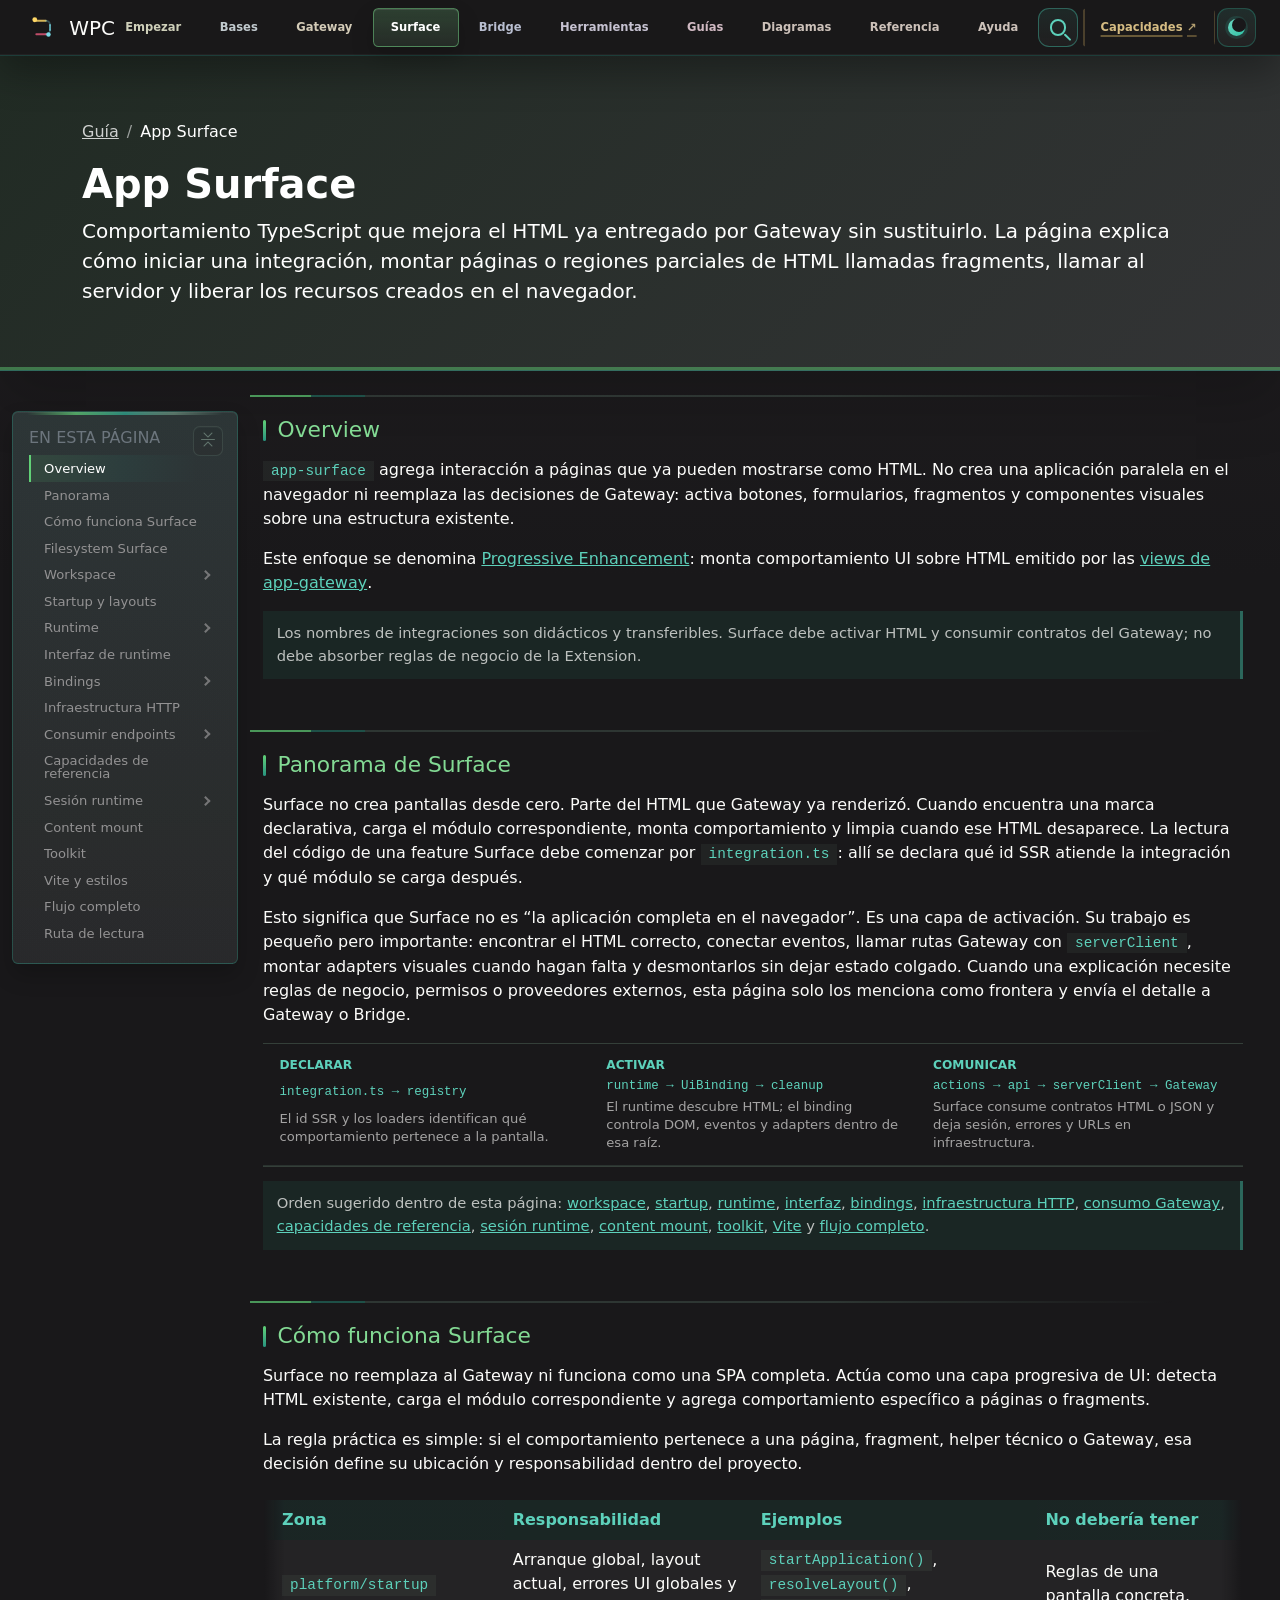
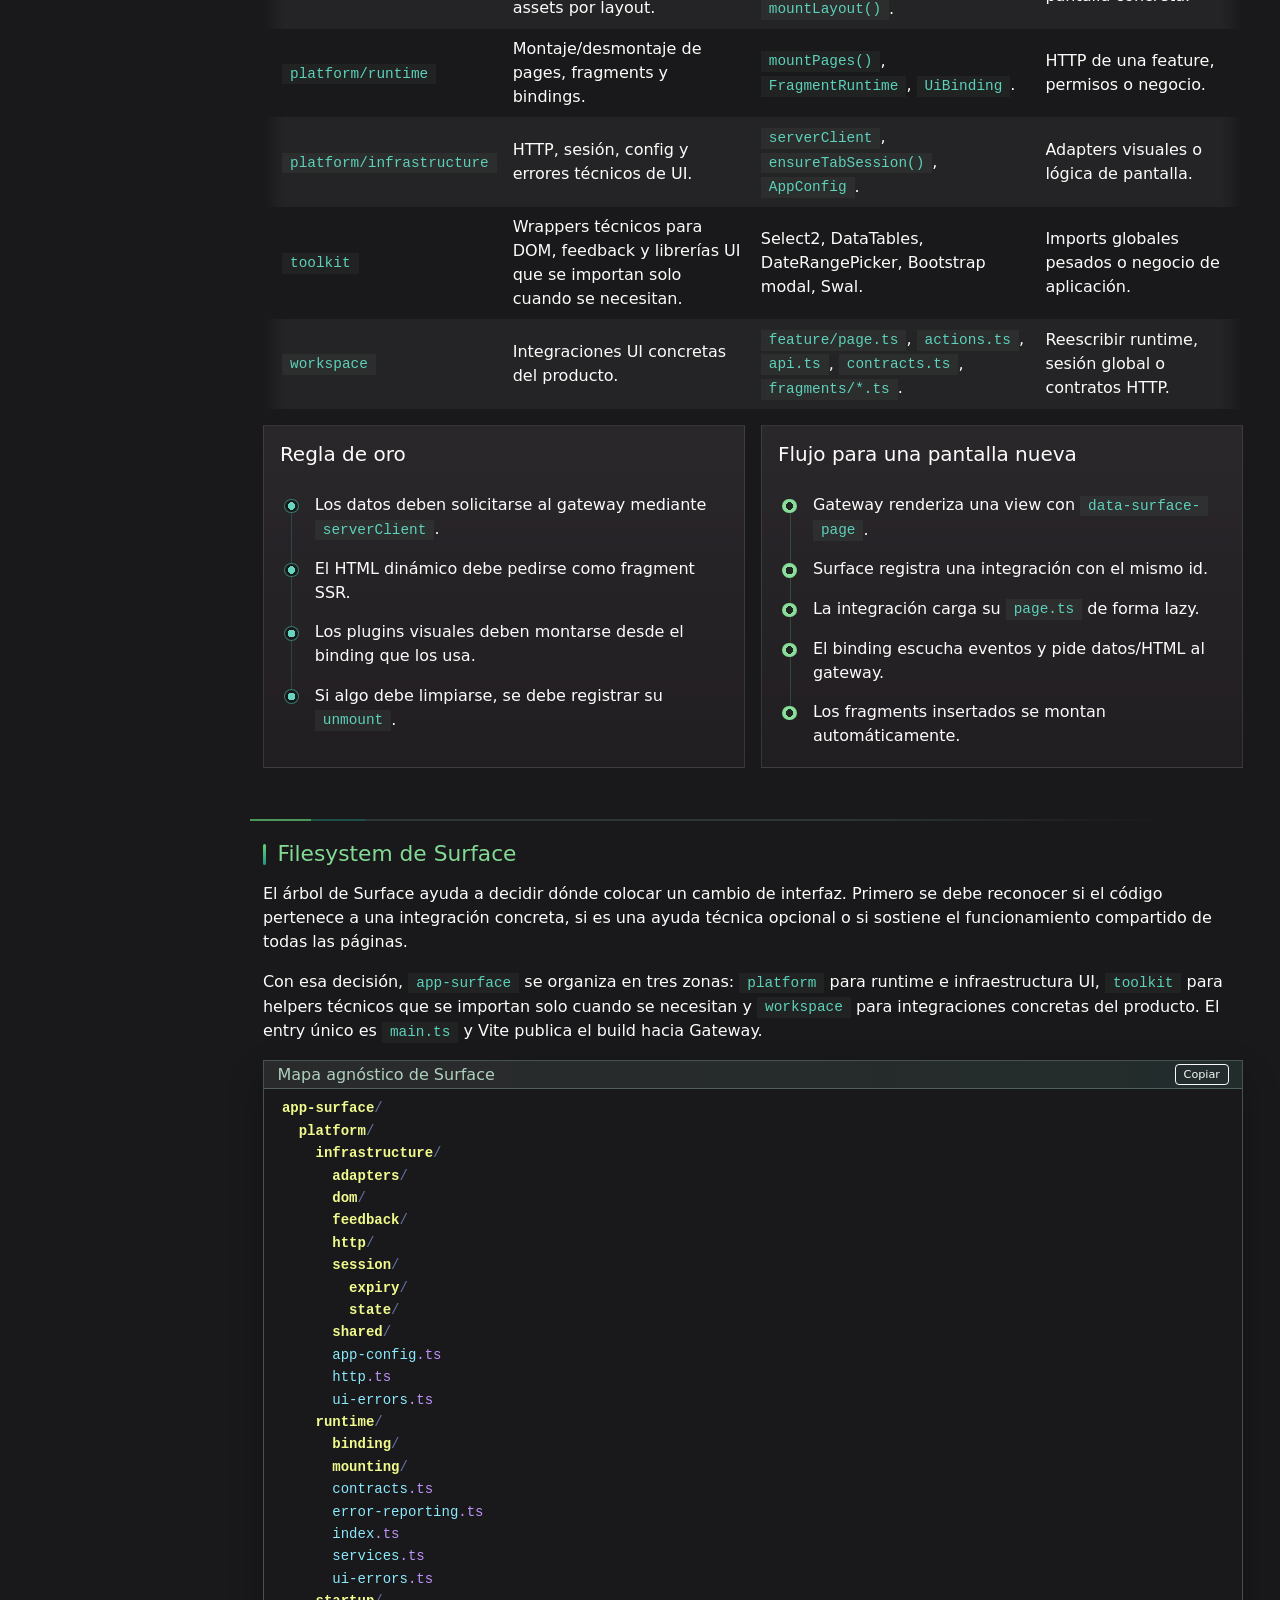
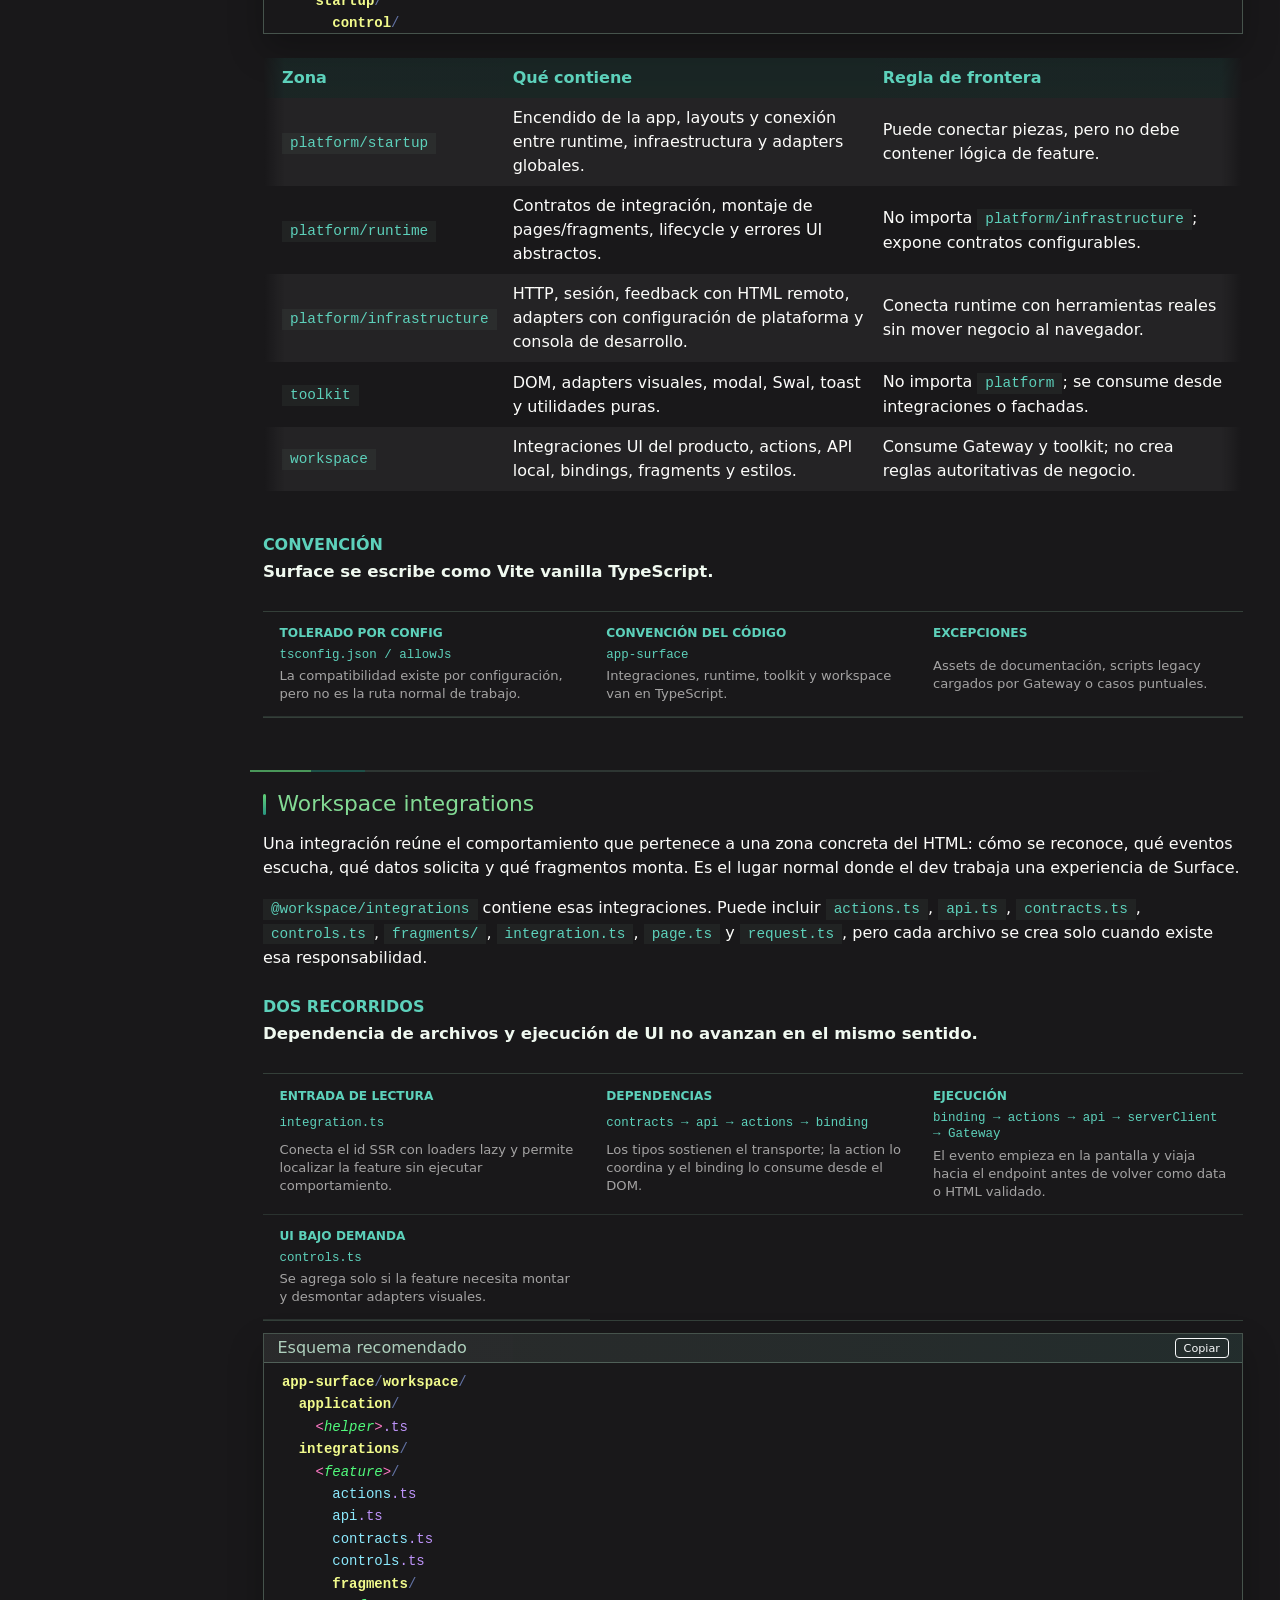
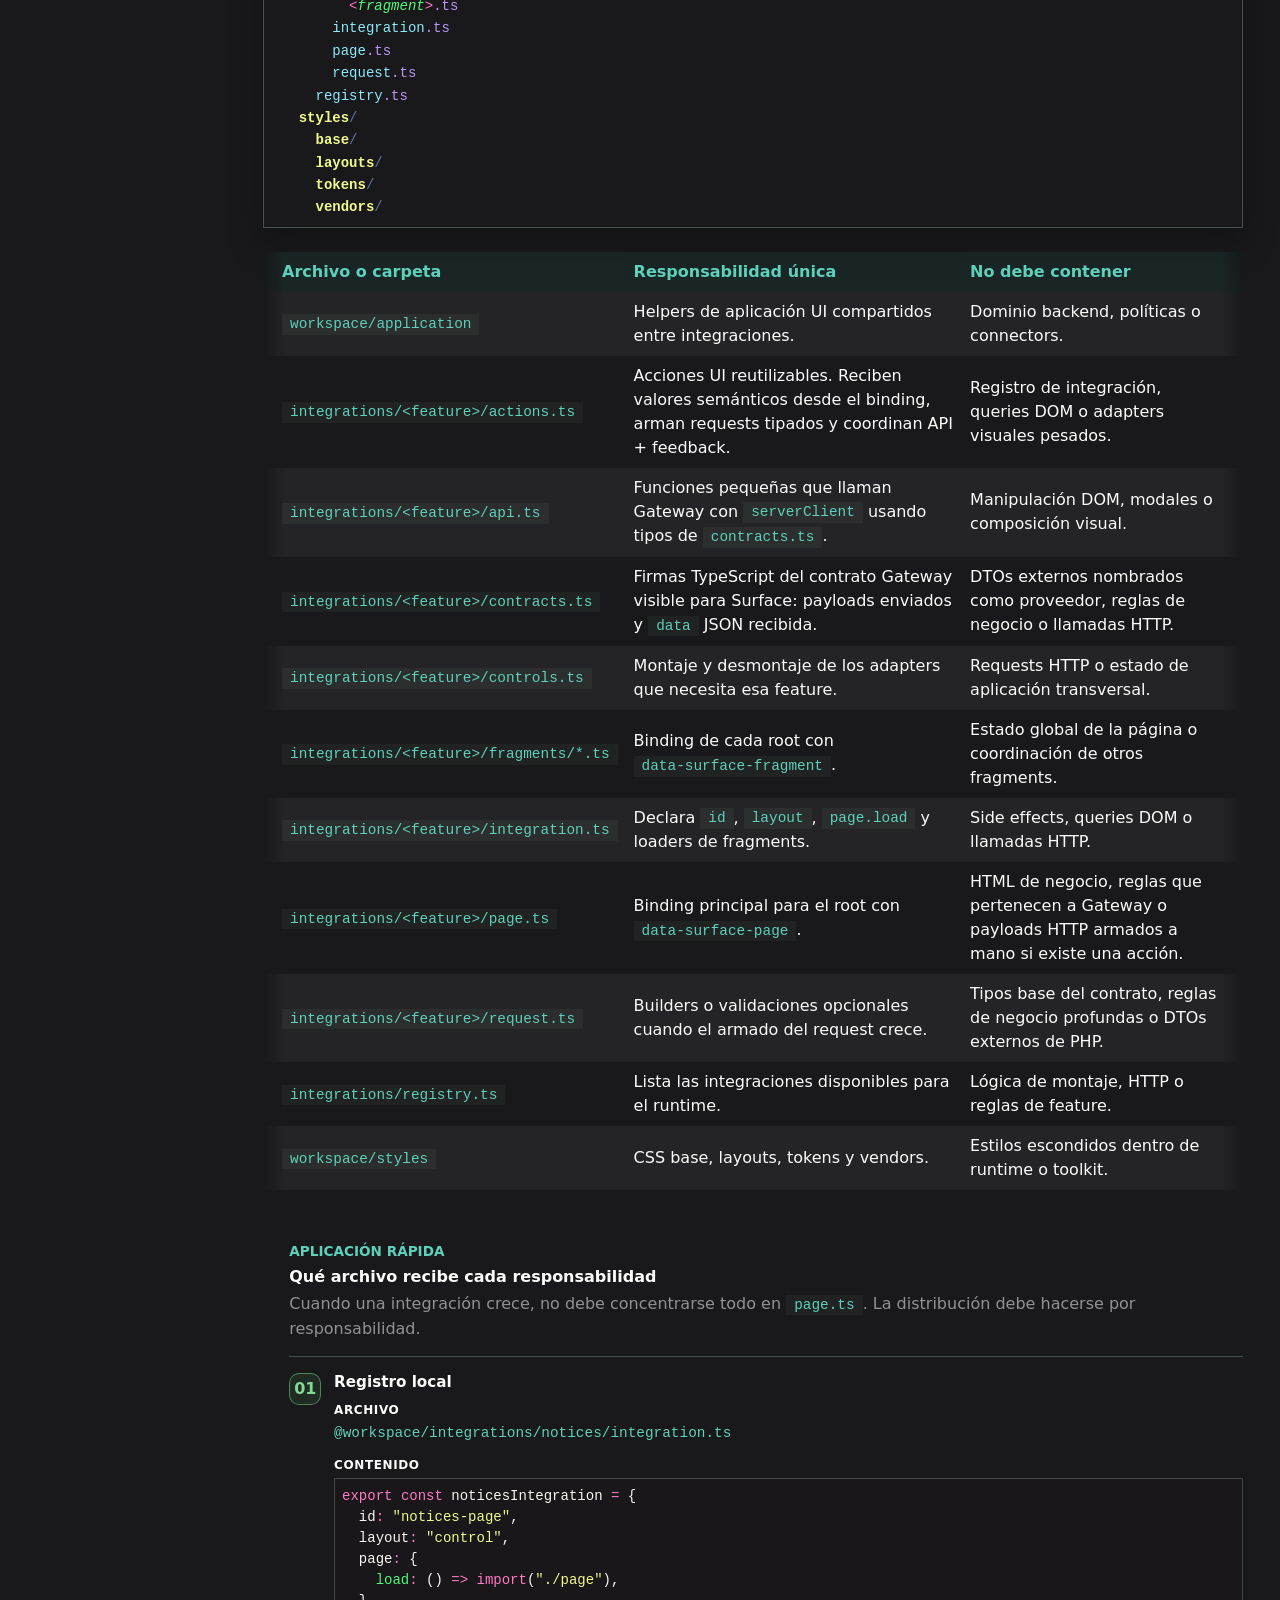
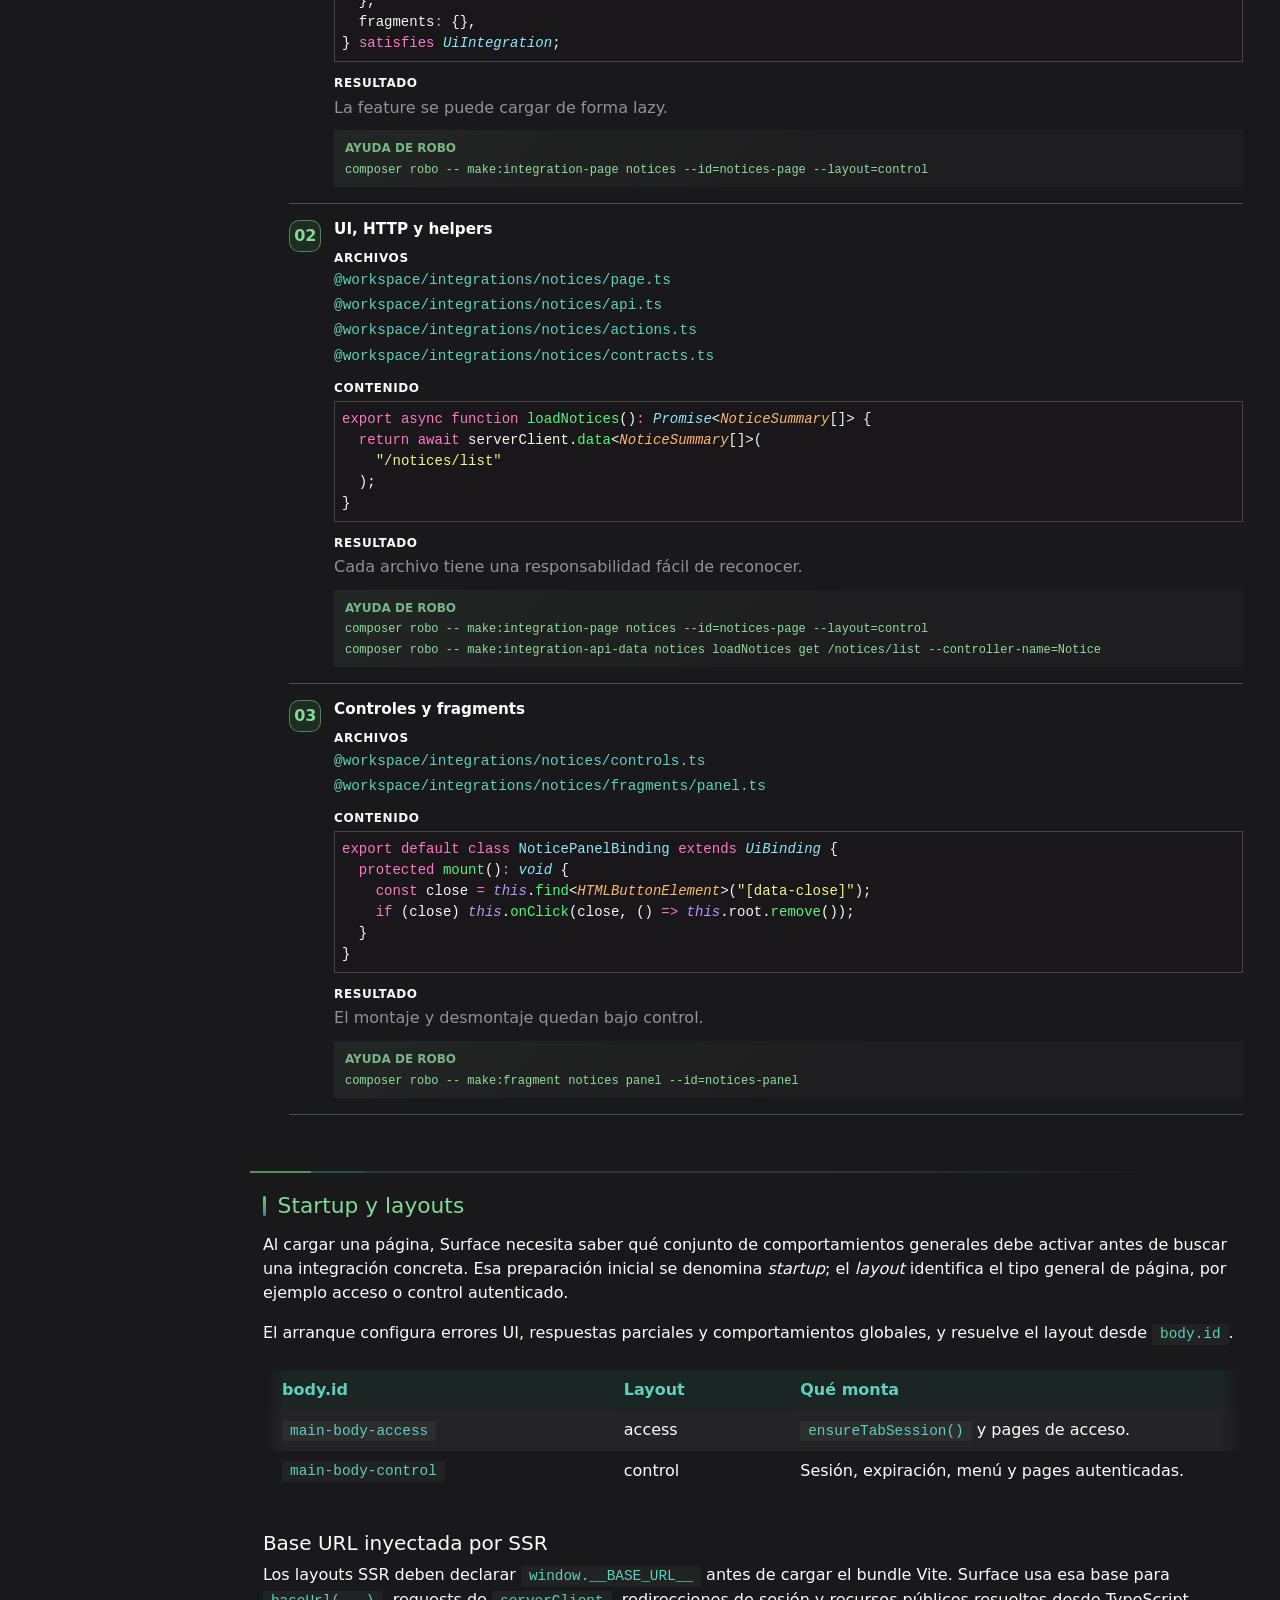
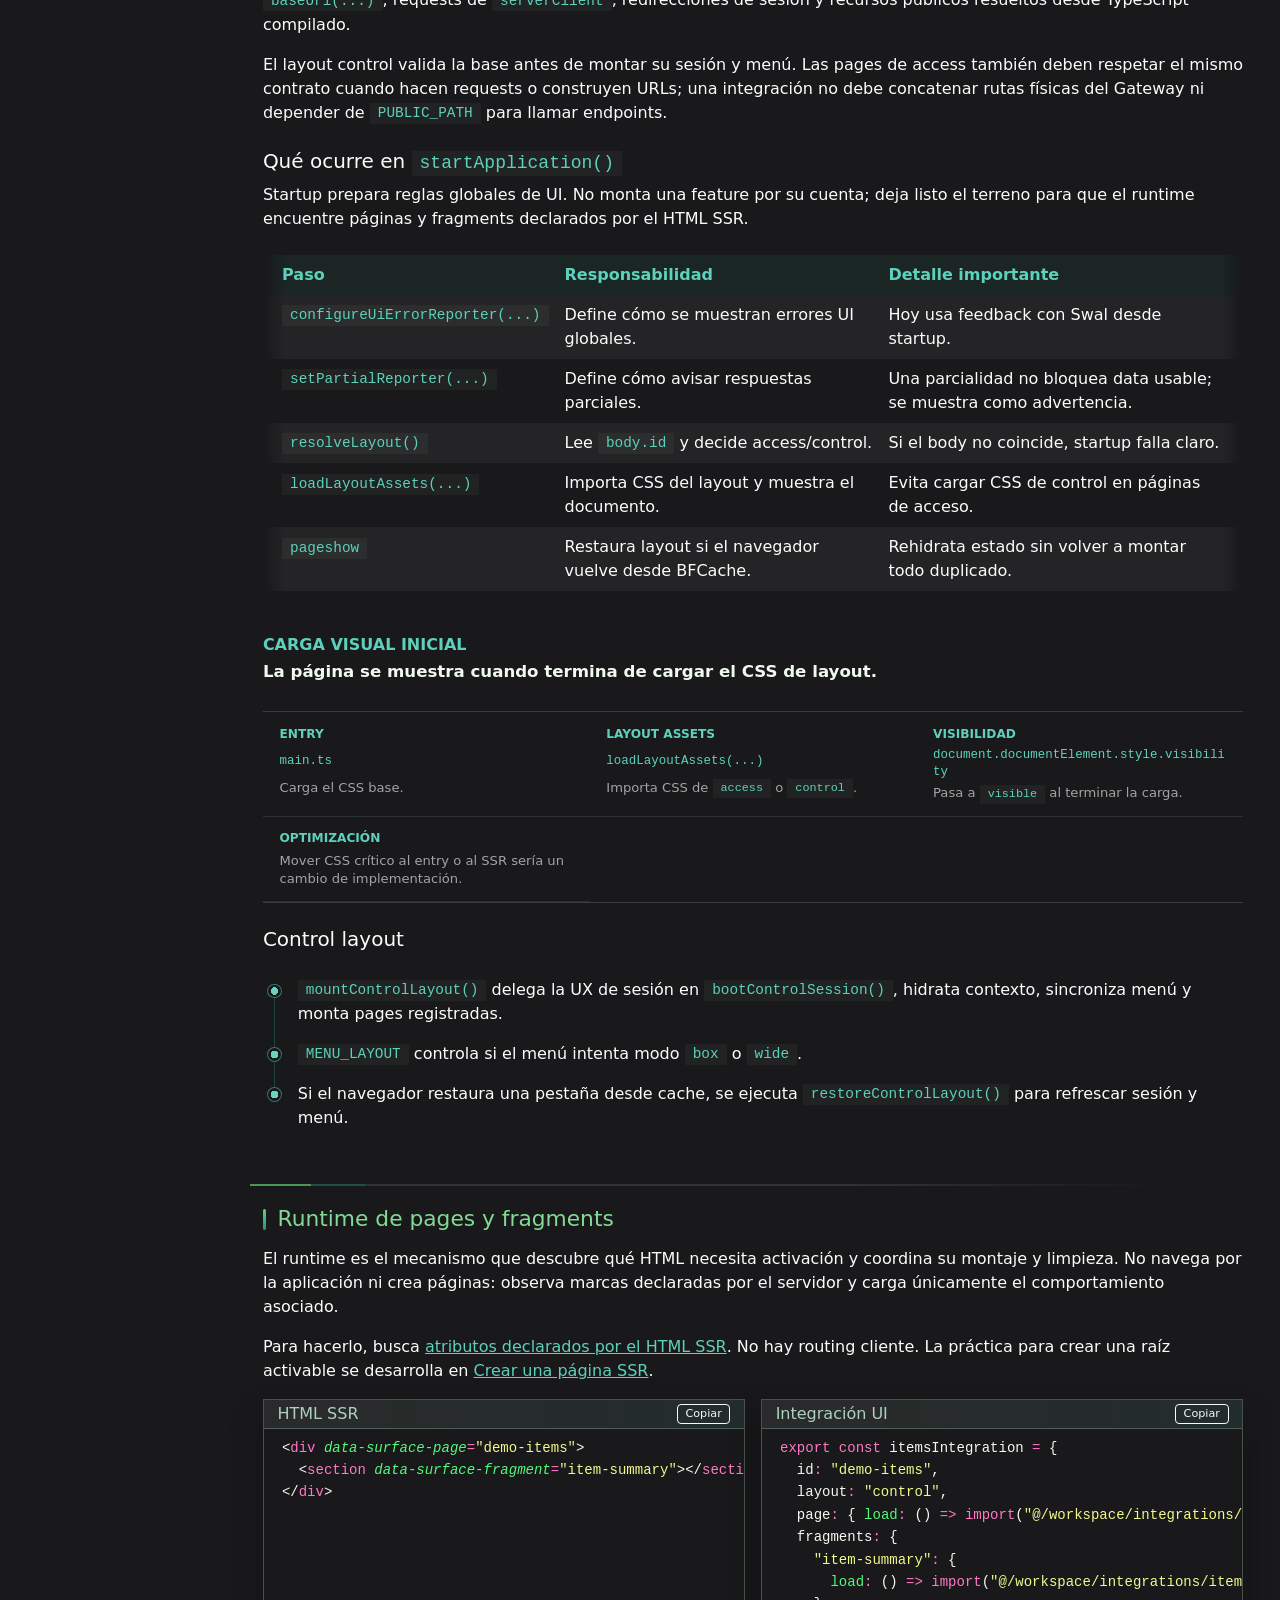
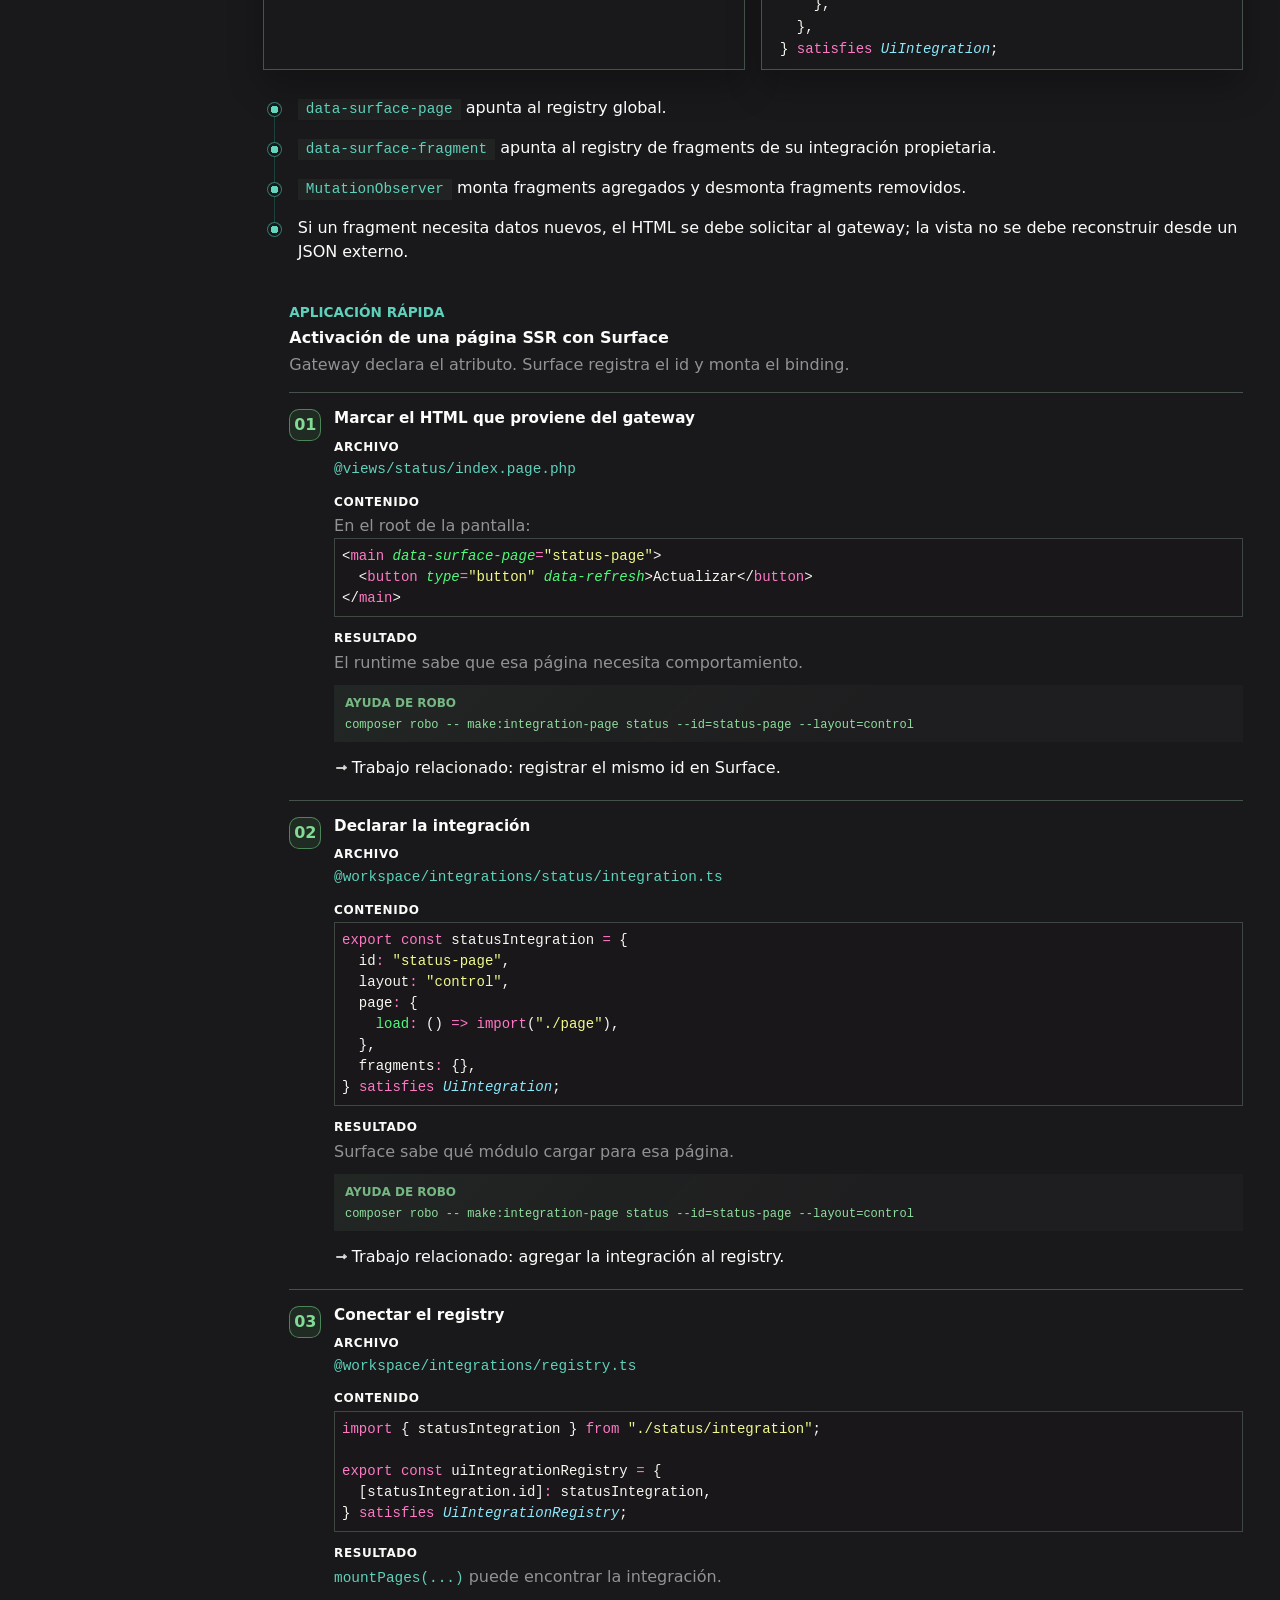
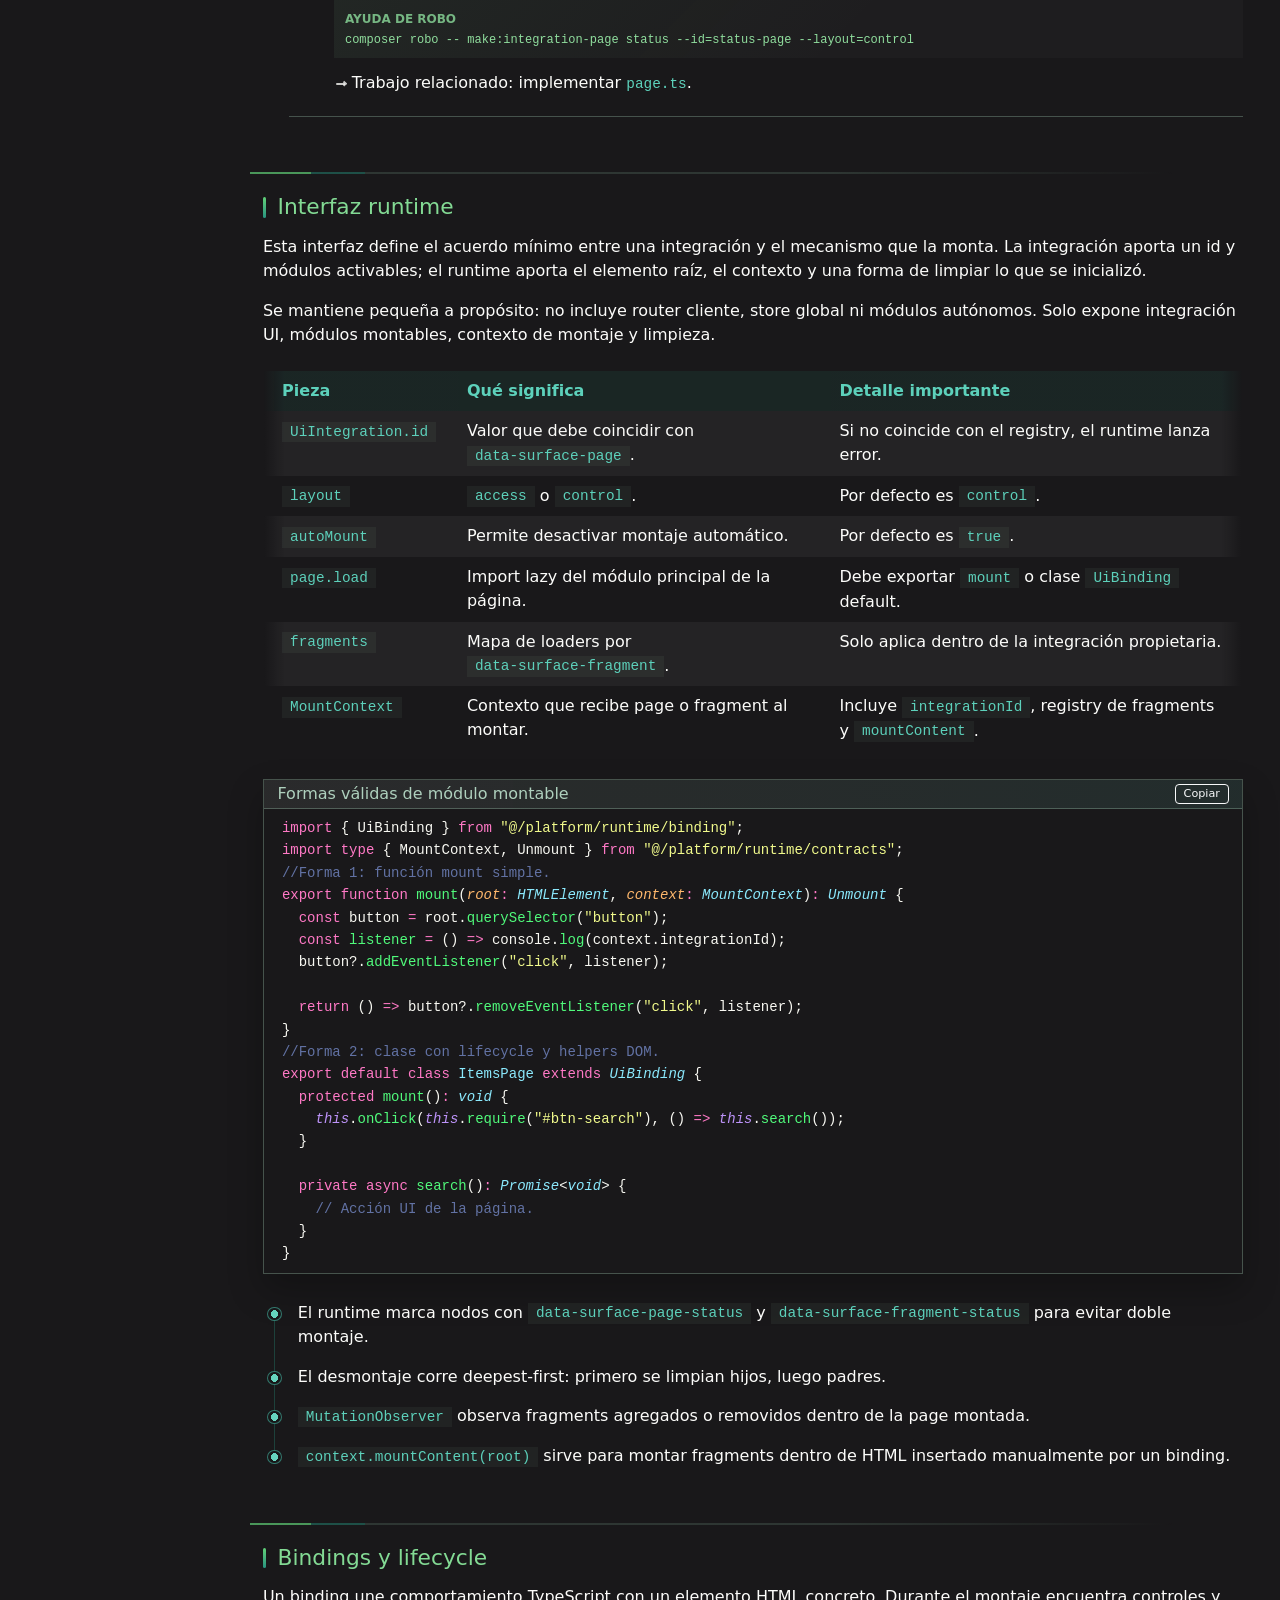
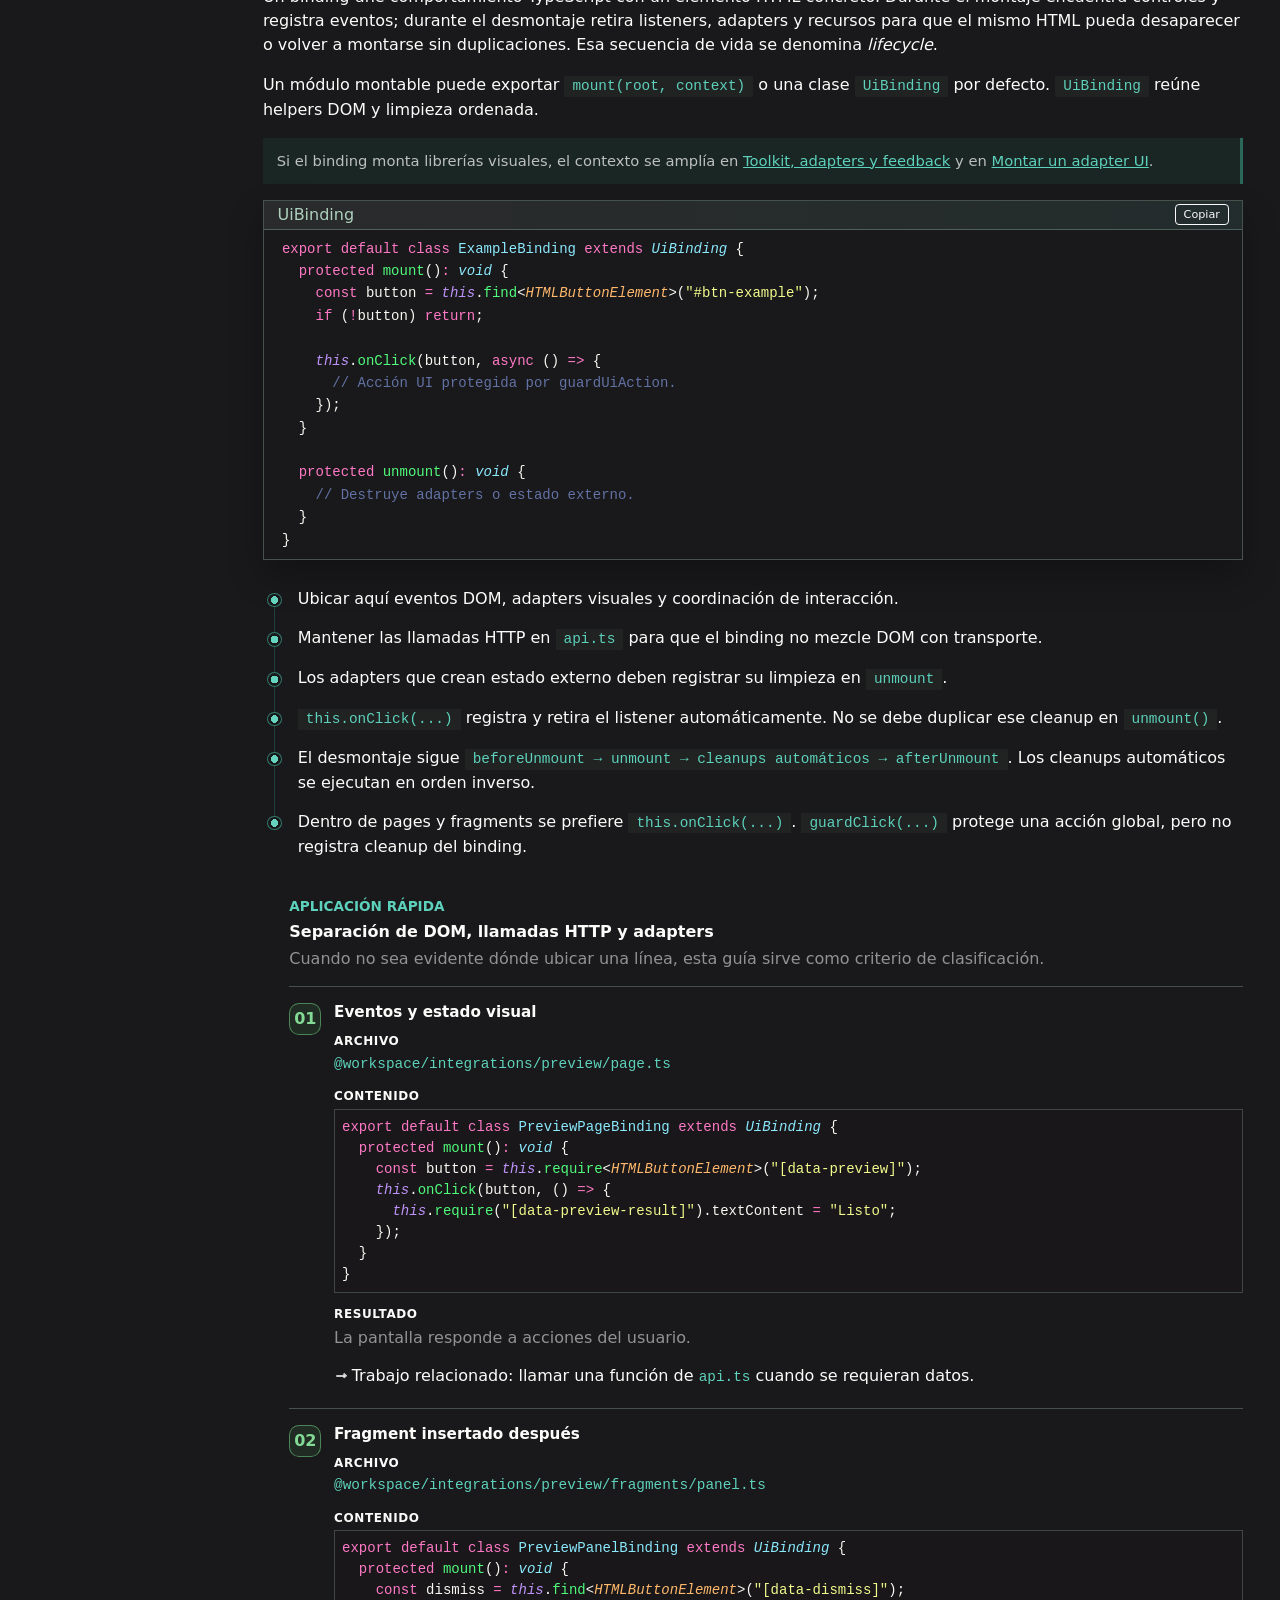
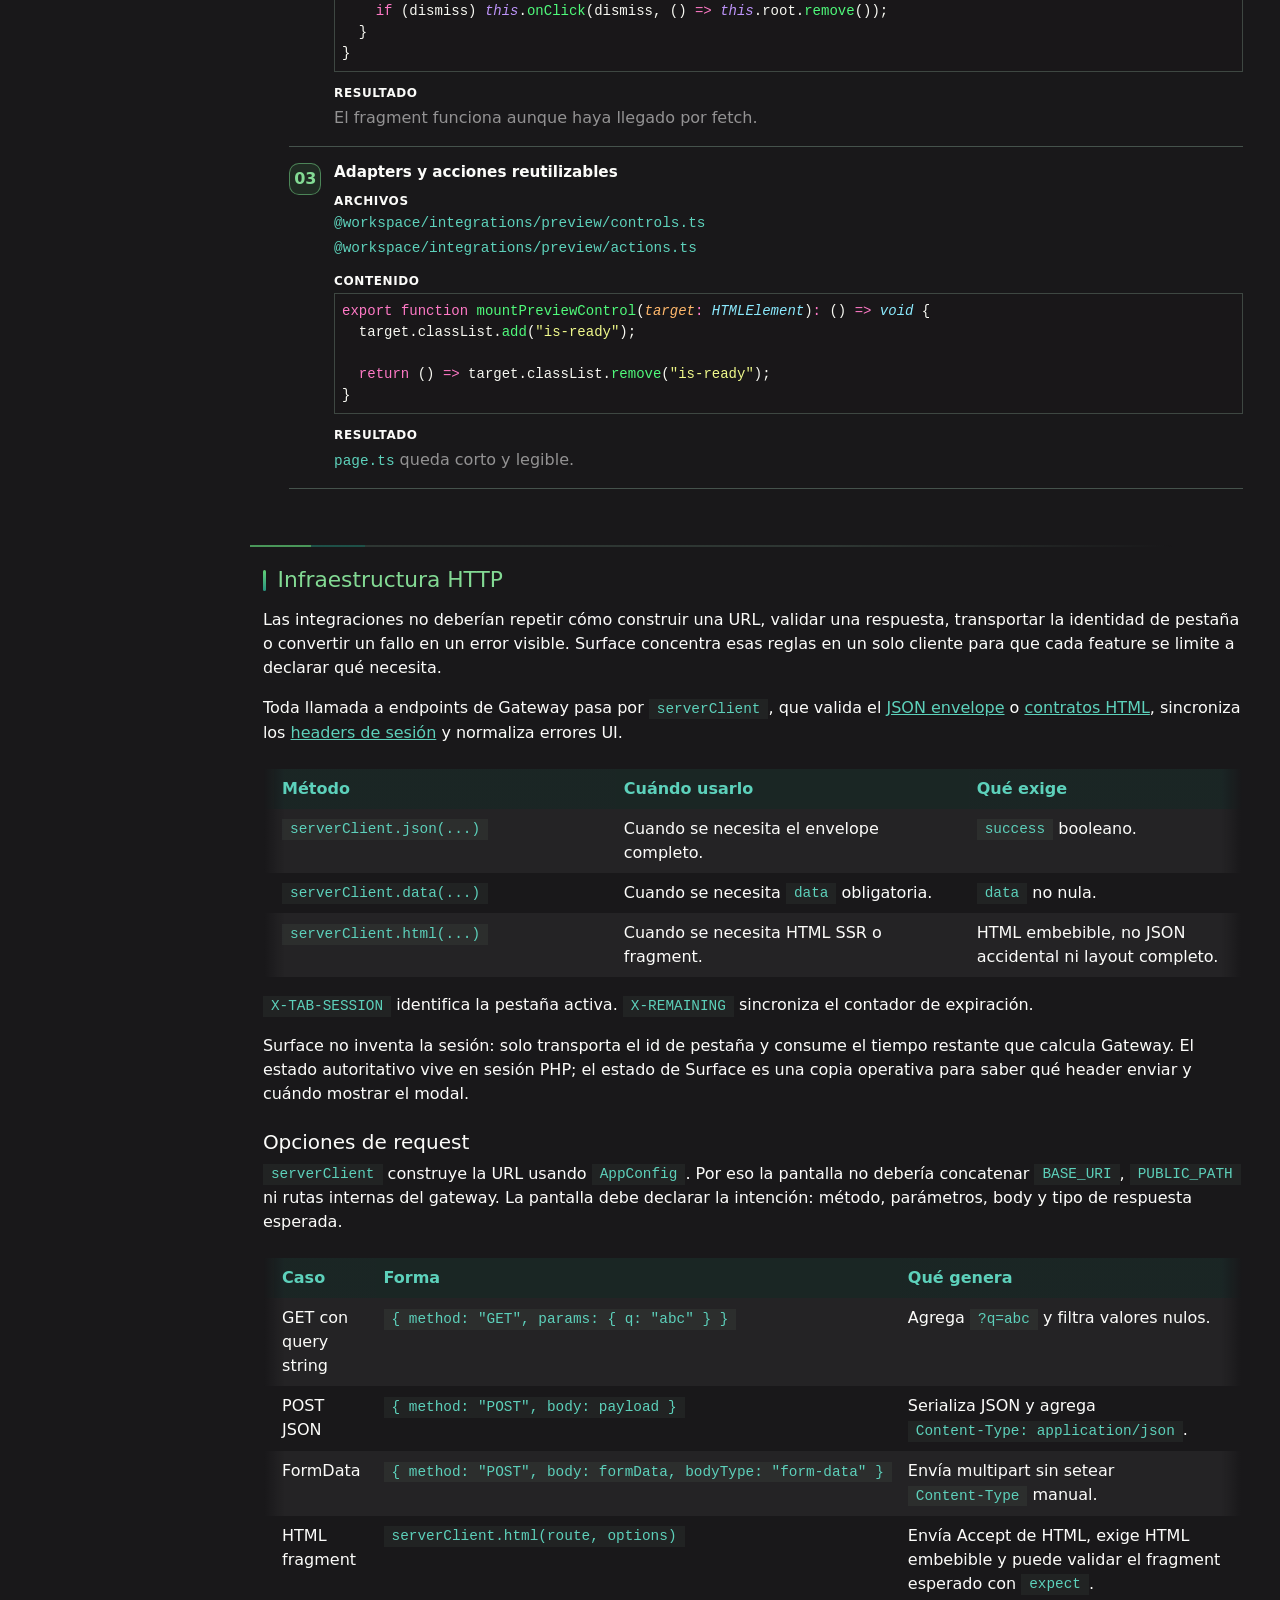
<file: guide/app-surface.html>
<!doctype html>
<html lang="es" data-bs-theme="dark">
  <head>
    <meta charset="utf-8" />
    <meta name="viewport" content="width=device-width, initial-scale=1" />
    <title>App Surface | Web Platform Core Guía</title>
    <link
      rel="icon"
      type="image/svg+xml"
      href="assets/img/web-platform-core.svg"
    />
    <script src="assets/js/theme.js"></script>
    <link href="assets/lib/css/bootstrap.min.css" rel="stylesheet" />
    <link href="assets/lib/css/bootstrap-icons-min.css" rel="stylesheet" />
    <link href="assets/css/guide.css" rel="stylesheet" />
  </head>

  <body
    class="guide-page--app-surface"
    data-bs-spy="scroll"
    data-bs-target="#guide-nav"
    data-bs-smooth-scroll="true"
    tabindex="0"
  >
    <nav class="navbar navbar-expand-xl bg-white border-bottom sticky-top">
      <div class="container-fluid px-3 px-lg-4">
        <a class="navbar-brand" href="index.html">
          <img
            class="navbar-brand__logo"
            src="assets/img/web-platform-core.svg"
            alt=""
            aria-hidden="true"
          />
          <span class="navbar-brand__text">WPC</span>
        </a>
        <button
          class="navbar-toggler"
          type="button"
          data-bs-toggle="collapse"
          data-bs-target="#guide-navbar"
          aria-controls="guide-navbar"
          aria-expanded="false"
          aria-label="Abrir navegación"
        >
          <span class="navbar-toggler-icon"></span>
        </button>
        <div id="guide-navbar" class="collapse navbar-collapse">
          <ul class="navbar-nav ms-auto mb-2 mb-lg-0" data-guide-nav>
            <li class="nav-item">
              <a class="nav-link" href="getting-started.html">Empezar</a>
            </li>
            <li class="nav-item">
              <a class="nav-link" href="fundamentals.html">Bases</a>
            </li>
            <li class="nav-item">
              <a class="nav-link" href="app-gateway.html">Gateway</a>
            </li>
            <li class="nav-item">
              <a class="nav-link" href="app-surface.html">Surface</a>
            </li>
            <li class="nav-item">
              <a class="nav-link" href="bridge.html">Bridge</a>
            </li>
            <li class="nav-item">
              <a class="nav-link" href="tools.html">Herramientas</a>
            </li>
            <li class="nav-item">
              <a class="nav-link" href="recipes.html">Prácticas</a>
            </li>
            <li class="nav-item">
              <a class="nav-link" href="diagrams.html">Diagramas</a>
            </li>
            <li class="nav-item">
              <a class="nav-link" href="reference.html">Referencia</a>
            </li>
            <li class="nav-item">
              <a class="nav-link" href="troubleshooting.html">Ayuda</a>
            </li>
          </ul>
        </div>
      </div>
    </nav>

    <header class="guide-page-hero text-white py-5">
      <div class="container py-3">
        <nav aria-label="breadcrumb">
          <ol class="breadcrumb mb-3">
            <li class="breadcrumb-item"><a href="index.html">Guía</a></li>
            <li class="breadcrumb-item active" aria-current="page">
              App Surface
            </li>
          </ol>
        </nav>
        <h1 class="display-6 fw-bold">App Surface</h1>
        <p class="lead mb-0">
          Comportamiento TypeScript que mejora el HTML ya entregado por Gateway
          sin sustituirlo. La página explica cómo iniciar una integración,
          montar páginas o regiones parciales de HTML llamadas fragments, llamar
          al servidor y liberar los recursos creados en el navegador.
        </p>
      </div>
    </header>

    <div class="container-fluid guide-shell px-3 px-lg-4 py-4">
      <div class="row g-4">
        <aside class="col-lg-3 col-xl-2 px-0 pt-3">
          <div class="guide-sidebar position-sticky">
            <div class="card border-0 shadow-sm">
              <div class="card-body">
                <h2 class="h6 text-uppercase text-secondary">En esta página</h2>
                <nav id="guide-nav" class="guide-nav nav nav-pills flex-column">
                  <a class="nav-link" href="#overview">Overview</a>
                  <a class="nav-link" href="#surface-first-read">Panorama</a>
                  <a class="nav-link" href="#surface-model"
                    >Cómo funciona Surface</a
                  >
                  <a class="nav-link" href="#surface-filesystem"
                    >Filesystem Surface</a
                  >
                  <a class="nav-link" href="#workspace">Workspace</a>
                  <a
                    class="nav-link guide-nav-link--subsection guide-nav-link--practice"
                    href="#workspace-feature-practice"
                    >Aplicación: feature</a
                  >
                  <a class="nav-link" href="#startup">Startup y layouts</a>
                  <a class="nav-link" href="#runtime">Runtime</a>
                  <a
                    class="nav-link guide-nav-link--subsection guide-nav-link--practice"
                    href="#runtime-page-practice"
                    >Aplicación: página SSR</a
                  >
                  <a class="nav-link" href="#runtime-api"
                    >Interfaz de runtime</a
                  >
                  <a class="nav-link" href="#bindings">Bindings</a>
                  <a
                    class="nav-link guide-nav-link--subsection guide-nav-link--practice"
                    href="#bindings-structure-practice"
                    >Aplicación: organización</a
                  >
                  <a class="nav-link" href="#http">Infraestructura HTTP</a>
                  <a class="nav-link" href="#consume-gateway"
                    >Consumir endpoints</a
                  >
                  <a
                    class="nav-link guide-nav-link--subsection"
                    href="#consume-gateway-boundary"
                    >Frontera segura</a
                  >
                  <a
                    class="nav-link guide-nav-link--subsection"
                    href="#consume-gateway-contracts"
                    >contracts.ts</a
                  >
                  <a
                    class="nav-link guide-nav-link--subsection"
                    href="#consume-gateway-api"
                    >api.ts</a
                  >
                  <a
                    class="nav-link guide-nav-link--subsection"
                    href="#consume-gateway-actions"
                    >actions.ts</a
                  >
                  <a
                    class="nav-link guide-nav-link--subsection"
                    href="#consume-gateway-methods"
                    >Métodos</a
                  >
                  <a
                    class="nav-link guide-nav-link--subsection guide-nav-link--flow"
                    href="#surface-flow-search-items"
                    >Implementación: consumo</a
                  >
                  <a
                    class="nav-link guide-nav-link--subsection guide-nav-link--practice"
                    href="#consume-gateway-flow"
                    >Aplicación: flujo UI</a
                  >
                  <a class="nav-link" href="#surface-capabilities"
                    >Capacidades de referencia</a
                  >
                  <a class="nav-link" href="#session-runtime">Sesión runtime</a>
                  <a
                    class="nav-link guide-nav-link--subsection"
                    href="#session-runtime-pieces"
                    >Piezas</a
                  >
                  <a
                    class="nav-link guide-nav-link--subsection"
                    href="#session-runtime-tabs"
                    >Tabs</a
                  >
                  <a
                    class="nav-link guide-nav-link--subsection"
                    href="#session-runtime-remaining"
                    >X-REMAINING</a
                  >
                  <a
                    class="nav-link guide-nav-link--subsection"
                    href="#session-runtime-env"
                    >Variables</a
                  >
                  <a
                    class="nav-link guide-nav-link--subsection"
                    href="#session-runtime-cooldown"
                    >Cooldown</a
                  >
                  <a class="nav-link" href="#content-mount">Content mount</a>
                  <a class="nav-link" href="#toolkit">Toolkit</a>
                  <a class="nav-link" href="#vite">Vite y estilos</a>
                  <a class="nav-link" href="#complete-flow">Flujo completo</a>
                  <a class="nav-link" href="#next">Ruta de lectura</a>
                </nav>
              </div>
            </div>
          </div>
        </aside>

        <main class="col-lg-9 col-xl-10">
          <section id="overview" class="guide-section">
            <div class="card border-0 shadow-sm">
              <div class="card-body">
                <h2>Overview</h2>
                <p>
                  <code>app-surface</code> agrega interacción a páginas que ya
                  pueden mostrarse como HTML. No crea una aplicación paralela en
                  el navegador ni reemplaza las decisiones de Gateway: activa
                  botones, formularios, fragmentos y componentes visuales sobre
                  una estructura existente.
                </p>
                <p>
                  Este enfoque se denomina
                  <a href="bridge.html#ssr">Progressive Enhancement</a>: monta
                  comportamiento UI sobre HTML emitido por las
                  <a href="app-gateway.html#gateway-flow-response"
                    >views de app-gateway</a
                  >.
                </p>
                <p class="guide-crosslink">
                  <em>
                    Los nombres de integraciones son didácticos y transferibles.
                    Surface debe activar HTML y consumir contratos del Gateway;
                    no debe absorber reglas de negocio de la Extension.
                  </em>
                </p>
              </div>
            </div>
          </section>

<section id="surface-first-read" class="guide-section">
            <div class="card border-0 shadow-sm">
              <div class="card-body">
                <h2>Panorama de Surface</h2>
                <p>
                  Surface no crea pantallas desde cero. Parte del HTML que
                  Gateway ya renderizó. Cuando encuentra una marca declarativa,
                  carga el módulo correspondiente, monta comportamiento y limpia
                  cuando ese HTML desaparece. La lectura del código de una
                  feature Surface debe comenzar por <code>integration.ts</code>:
                  allí se declara qué id SSR atiende la integración y qué módulo
                  se carga después.
                </p>
                <p>
                  Esto significa que Surface no es “la aplicación completa en el
                  navegador”. Es una capa de activación. Su trabajo es pequeño
                  pero importante: encontrar el HTML correcto, conectar eventos,
                  llamar rutas Gateway con <code>serverClient</code>, montar
                  adapters visuales cuando hagan falta y desmontarlos sin dejar
                  estado colgado. Cuando una explicación necesite reglas de
                  negocio, permisos o proveedores externos, esta página solo los
                  menciona como frontera y envía el detalle a Gateway o Bridge.
                </p>
                <ul class="guide-rule-strip guide-rule-strip--compact">
                  <li>
                    <strong>Declarar</strong>
                    <code>integration.ts → registry</code>
                    <span>
                      El id SSR y los loaders identifican qué comportamiento
                      pertenece a la pantalla.
                    </span>
                  </li>
                  <li>
                    <strong>Activar</strong>
                    <code>runtime → UiBinding → cleanup</code>
                    <span>
                      El runtime descubre HTML; el binding controla DOM, eventos
                      y adapters dentro de esa raíz.
                    </span>
                  </li>
                  <li>
                    <strong>Comunicar</strong>
                    <code>actions → api → serverClient → Gateway</code>
                    <span>
                      Surface consume contratos HTML o JSON y deja sesión,
                      errores y URLs en infraestructura.
                    </span>
                  </li>
                </ul>
                <p class="guide-crosslink">
                  <em>
                    Orden sugerido dentro de esta página:
                    <a href="#workspace">workspace</a>,
                    <a href="#startup">startup</a>,
                    <a href="#runtime">runtime</a>,
                    <a href="#runtime-api">interfaz</a>,
                    <a href="#bindings">bindings</a>,
                    <a href="#http">infraestructura HTTP</a>,
                    <a href="#surface-flow-search-items">consumo Gateway</a>,
                    <a href="#surface-capabilities">capacidades de referencia</a>,
                    <a href="#session-runtime">sesión runtime</a>,
                    <a href="#content-mount">content mount</a>,
                    <a href="#toolkit">toolkit</a>, <a href="#vite">Vite</a> y
                    <a href="#complete-flow">flujo completo</a>.
                  </em>
                </p>
              </div>
            </div>
          </section>

<section id="surface-model" class="guide-section">
            <div class="card border-0 shadow-sm">
              <div class="card-body">
                <h2>Cómo funciona Surface</h2>
                <p>
                  Surface no reemplaza al Gateway ni funciona como una SPA
                  completa. Actúa como una capa progresiva de UI: detecta HTML
                  existente, carga el módulo correspondiente y agrega
                  comportamiento específico a páginas o fragments.
                </p>
                <p>
                  La regla práctica es simple: si el comportamiento pertenece a
                  una página, fragment, helper técnico o Gateway, esa decisión
                  define su ubicación y responsabilidad dentro del proyecto.
                </p>

                <div class="table-responsive">
                  <table class="table table-striped table-guide align-middle">
                    <colgroup>
                      <col class="w-16pct" />
                      <col class="w-28pct" />
                      <col class="w-34pct" />
                      <col class="w-22pct" />
                    </colgroup>
                    <thead>
                      <tr>
                        <th>Zona</th>
                        <th>Responsabilidad</th>
                        <th>Ejemplos</th>
                        <th>No debería tener</th>
                      </tr>
                    </thead>
                    <tbody>
                      <tr>
                        <td><code>platform/startup</code></td>
                        <td>
                          Arranque global, layout actual, errores UI globales y
                          assets por layout.
                        </td>
                        <td>
                          <code>startApplication()</code>,
                          <code>resolveLayout()</code>,
                          <code>mountLayout()</code>.
                        </td>
                        <td>Reglas de una pantalla concreta.</td>
                      </tr>
                      <tr>
                        <td><code>platform/runtime</code></td>
                        <td>
                          Montaje/desmontaje de pages, fragments y bindings.
                        </td>
                        <td>
                          <code>mountPages()</code>,
                          <code>FragmentRuntime</code>, <code>UiBinding</code>.
                        </td>
                        <td>HTTP de una feature, permisos o negocio.</td>
                      </tr>
                      <tr>
                        <td><code>platform/infrastructure</code></td>
                        <td>HTTP, sesión, config y errores técnicos de UI.</td>
                        <td>
                          <code>serverClient</code>,
                          <code>ensureTabSession()</code>,
                          <code>AppConfig</code>.
                        </td>
                        <td>Adapters visuales o lógica de pantalla.</td>
                      </tr>
                      <tr>
                        <td><code>toolkit</code></td>
                        <td>
                          Wrappers técnicos para DOM, feedback y librerías UI
                          que se importan solo cuando se necesitan.
                        </td>
                        <td>
                          Select2, DataTables, DateRangePicker, Bootstrap modal,
                          Swal.
                        </td>
                        <td>
                          Imports globales pesados o negocio de aplicación.
                        </td>
                      </tr>
                      <tr>
                        <td><code>workspace</code></td>
                        <td>Integraciones UI concretas del producto.</td>
                        <td>
                          <code>feature/page.ts</code>, <code>actions.ts</code>,
                          <code>api.ts</code>, <code>contracts.ts</code>,
                          <code>fragments/*.ts</code>.
                        </td>
                        <td>
                          Reescribir runtime, sesión global o contratos HTTP.
                        </td>
                      </tr>
                    </tbody>
                  </table>
                </div>

                <div class="row g-3">
                  <div class="col-lg-6">
                    <div class="card h-100">
                      <div class="card-body">
                        <h3 class="h5">Regla de oro</h3>
                        <ul class="guide-checklist">
                          <li>
                            Los datos deben solicitarse al gateway mediante
                            <code>serverClient</code>.
                          </li>
                          <li>
                            El HTML dinámico debe pedirse como fragment SSR.
                          </li>
                          <li>
                            Los plugins visuales deben montarse desde el binding
                            que los usa.
                          </li>
                          <li>
                            Si algo debe limpiarse, se debe registrar su
                            <code>unmount</code>.
                          </li>
                        </ul>
                      </div>
                    </div>
                  </div>
                  <div class="col-lg-6">
                    <div class="card h-100">
                      <div class="card-body">
                        <h3 class="h5">Flujo para una pantalla nueva</h3>
                        <ol class="guide-checklist">
                          <li>
                            Gateway renderiza una view con
                            <code>data-surface-page</code>.
                          </li>
                          <li>
                            Surface registra una integración con el mismo id.
                          </li>
                          <li>
                            La integración carga su <code>page.ts</code> de
                            forma lazy.
                          </li>
                          <li>
                            El binding escucha eventos y pide datos/HTML al
                            gateway.
                          </li>
                          <li>
                            Los fragments insertados se montan automáticamente.
                          </li>
                        </ol>
                      </div>
                    </div>
                  </div>
                </div>
              </div>
            </div>
          </section>

<section id="surface-filesystem" class="guide-section">
            <div class="card border-0 shadow-sm">
              <div class="card-body">
                <h2>Filesystem de Surface</h2>
                <p>
                  El árbol de Surface ayuda a decidir dónde colocar un cambio de
                  interfaz. Primero se debe reconocer si el código pertenece a
                  una integración concreta, si es una ayuda técnica opcional o
                  si sostiene el funcionamiento compartido de todas las páginas.
                </p>
                <p>
                  Con esa decisión, <code>app-surface</code> se organiza en tres
                  zonas: <code>platform</code> para runtime e infraestructura
                  UI, <code>toolkit</code> para helpers técnicos que se importan
                  solo cuando se necesitan y <code>workspace</code> para
                  integraciones concretas del producto. El entry único es
                  <code>main.ts</code> y Vite publica el build hacia Gateway.
                </p>
                <div class="code-card">
                  <div class="code-card__bar">
                    <span>Mapa agnóstico de Surface</span>
                    <button
                      class="btn btn-sm btn-outline-light"
                      type="button"
                      data-copy-code="sf-surface-tree"
                    >
                      Copiar
                    </button>
                  </div>
                  <pre><code id="sf-surface-tree" class="language-guide-tree">app-surface/
  platform/
    infrastructure/
      adapters/
      dom/
      feedback/
      http/
      session/
        expiry/
        state/
      shared/
      app-config.ts
      http.ts
      ui-errors.ts
    runtime/
      binding/
      mounting/
      contracts.ts
      error-reporting.ts
      index.ts
      services.ts
      ui-errors.ts
    startup/
      control/
      access-layout.ts
      app.ts
      layouts.ts
    types/
  toolkit/
    adapters/
      select2/
    dom/
    feedback/
      modal/
      swal/
      toast/
    shared/
  workspace/
    application/
    integrations/
      &lt;feature&gt;/
        fragments/
      registry.ts
    styles/
      base/
      layouts/
      tokens/
      vendors/
  .prettierrc
  index.html
  main.ts
  package.json
  package-lock.json
  tsconfig.json
  vite.config.constants.ts
  vite.config.ts</code></pre>
                </div>
                <div class="table-responsive">
                  <table class="table table-striped table-guide align-middle">
                    <colgroup>
                      <col class="w-18pct" />
                      <col class="w-42pct" />
                      <col class="w-40pct" />
                    </colgroup>
                    <thead>
                      <tr>
                        <th>Zona</th>
                        <th>Qué contiene</th>
                        <th>Regla de frontera</th>
                      </tr>
                    </thead>
                    <tbody>
                      <tr>
                        <td><code>platform/startup</code></td>
                        <td>
                          Encendido de la app, layouts y conexión entre runtime,
                          infraestructura y adapters globales.
                        </td>
                        <td>
                          Puede conectar piezas, pero no debe contener lógica de
                          feature.
                        </td>
                      </tr>
                      <tr>
                        <td><code>platform/runtime</code></td>
                        <td>
                          Contratos de integración, montaje de pages/fragments,
                          lifecycle y errores UI abstractos.
                        </td>
                        <td>
                          No importa <code>platform/infrastructure</code>;
                          expone contratos configurables.
                        </td>
                      </tr>
                      <tr>
                        <td><code>platform/infrastructure</code></td>
                        <td>
                          HTTP, sesión, feedback con HTML remoto, adapters con
                          configuración de plataforma y consola de desarrollo.
                        </td>
                        <td>
                          Conecta runtime con herramientas reales sin mover
                          negocio al navegador.
                        </td>
                      </tr>
                      <tr>
                        <td><code>toolkit</code></td>
                        <td>
                          DOM, adapters visuales, modal, Swal, toast y
                          utilidades puras.
                        </td>
                        <td>
                          No importa <code>platform</code>; se consume desde
                          integraciones o fachadas.
                        </td>
                      </tr>
                      <tr>
                        <td><code>workspace</code></td>
                        <td>
                          Integraciones UI del producto, actions, API local,
                          bindings, fragments y estilos.
                        </td>
                        <td>
                          Consume Gateway y toolkit; no crea reglas
                          autoritativas de negocio.
                        </td>
                      </tr>
                    </tbody>
                  </table>
                </div>
                <div class="guide-callout guide-callout--structured">
                  <div class="guide-callout__header">
                    <span class="guide-callout__eyebrow">Convención</span>
                    <strong class="guide-callout__title">
                      Surface se escribe como Vite vanilla TypeScript.
                    </strong>
                  </div>
                  <ul class="guide-rule-strip guide-rule-strip--compact">
                    <li>
                      <strong>Tolerado por config</strong>
                      <code>tsconfig.json / allowJs</code>
                      <span
                        >La compatibilidad existe por configuración, pero no es
                        la ruta normal de trabajo.</span
                      >
                    </li>
                    <li>
                      <strong>Convención del código</strong>
                      <code>app-surface</code>
                      <span
                        >Integraciones, runtime, toolkit y workspace van en
                        TypeScript.</span
                      >
                    </li>
                    <li>
                      <strong>Excepciones</strong>
                      <span
                        >Assets de documentación, scripts legacy cargados por
                        Gateway o casos puntuales.</span
                      >
                    </li>
                  </ul>
                </div>
              </div>
            </div>
          </section>

<section id="workspace" class="guide-section">
            <div class="card border-0 shadow-sm">
              <div class="card-body">
                <h2>Workspace integrations</h2>
                <p>
                  Una integración reúne el comportamiento que pertenece a una
                  zona concreta del HTML: cómo se reconoce, qué eventos escucha,
                  qué datos solicita y qué fragmentos monta. Es el lugar normal
                  donde el dev trabaja una experiencia de Surface.
                </p>
                <p>
                  <code>@workspace/integrations</code> contiene esas
                  integraciones. Puede incluir <code>actions.ts</code>,
                  <code>api.ts</code>, <code>contracts.ts</code>,
                  <code>controls.ts</code>, <code>fragments/</code>,
                  <code>integration.ts</code>, <code>page.ts</code> y
                  <code>request.ts</code>, pero cada archivo se crea solo cuando
                  existe esa responsabilidad.
                </p>
                <div class="guide-callout guide-callout--structured">
                  <div class="guide-callout__header">
                    <span class="guide-callout__eyebrow">Dos recorridos</span>
                    <strong class="guide-callout__title">
                      Dependencia de archivos y ejecución de UI no avanzan en el
                      mismo sentido.
                    </strong>
                  </div>
                  <ul class="guide-rule-strip guide-rule-strip--compact">
                    <li>
                      <strong>Entrada de lectura</strong>
                      <code>integration.ts</code>
                      <span>
                        Conecta el id SSR con loaders lazy y permite localizar la
                        feature sin ejecutar comportamiento.
                      </span>
                    </li>
                    <li>
                      <strong>Dependencias</strong>
                      <code>contracts → api → actions → binding</code>
                      <span>
                        Los tipos sostienen el transporte; la action lo coordina
                        y el binding lo consume desde el DOM.
                      </span>
                    </li>
                    <li>
                      <strong>Ejecución</strong>
                      <code>binding → actions → api → serverClient → Gateway</code>
                      <span>
                        El evento empieza en la pantalla y viaja hacia el
                        endpoint antes de volver como data o HTML validado.
                      </span>
                    </li>
                    <li>
                      <strong>UI bajo demanda</strong>
                      <code>controls.ts</code>
                      <span>
                        Se agrega solo si la feature necesita montar y desmontar
                        adapters visuales.
                      </span>
                    </li>
                  </ul>
                </div>
                <div class="code-card">
                  <div class="code-card__bar">
                    <span>Esquema recomendado</span>
                    <button
                      class="btn btn-sm btn-outline-light"
                      type="button"
                      data-copy-code="sf-workspace-tree"
                    >
                      Copiar
                    </button>
                  </div>
                  <pre><code id="sf-workspace-tree" class="language-guide-tree">app-surface/workspace/
  application/
    &lt;helper&gt;.ts
  integrations/
    &lt;feature&gt;/
      actions.ts
      api.ts
      contracts.ts
      controls.ts
      fragments/
        &lt;fragment&gt;.ts
      integration.ts
      page.ts
      request.ts
    registry.ts
  styles/
    base/
    layouts/
    tokens/
    vendors/</code></pre>
                </div>
                <div class="table-responsive">
                  <table class="table table-striped table-guide align-middle">
                    <colgroup>
                      <col class="w-34pct" />
                      <col class="w-36pct" />
                      <col class="w-30pct" />
                    </colgroup>
                    <thead>
                      <tr>
                        <th>Archivo o carpeta</th>
                        <th>Responsabilidad única</th>
                        <th>No debe contener</th>
                      </tr>
                    </thead>
                    <tbody>
                      <tr>
                        <td><code>workspace/application</code></td>
                        <td>
                          Helpers de aplicación UI compartidos entre
                          integraciones.
                        </td>
                        <td>Dominio backend, políticas o connectors.</td>
                      </tr>

                      <tr>
                        <td>
                          <code>integrations/&lt;feature&gt;/actions.ts</code>
                        </td>
                        <td>
                          Acciones UI reutilizables. Reciben valores semánticos
                          desde el binding, arman requests tipados y coordinan
                          API + feedback.
                        </td>
                        <td>
                          Registro de integración, queries DOM o adapters
                          visuales pesados.
                        </td>
                      </tr>

                      <tr>
                        <td>
                          <code>integrations/&lt;feature&gt;/api.ts</code>
                        </td>
                        <td>
                          Funciones pequeñas que llaman Gateway con
                          <code>serverClient</code> usando tipos de
                          <code>contracts.ts</code>.
                        </td>
                        <td>Manipulación DOM, modales o composición visual.</td>
                      </tr>

                      <tr>
                        <td>
                          <code>integrations/&lt;feature&gt;/contracts.ts</code>
                        </td>
                        <td>
                          Firmas TypeScript del contrato Gateway visible para
                          Surface: payloads enviados y <code>data</code> JSON
                          recibida.
                        </td>
                        <td>
                          DTOs externos nombrados como proveedor, reglas de
                          negocio o llamadas HTTP.
                        </td>
                      </tr>

                      <tr>
                        <td>
                          <code>integrations/&lt;feature&gt;/controls.ts</code>
                        </td>
                        <td>
                          Montaje y desmontaje de los adapters que necesita esa
                          feature.
                        </td>
                        <td>
                          Requests HTTP o estado de aplicación transversal.
                        </td>
                      </tr>

                      <tr>
                        <td>
                          <code
                            >integrations/&lt;feature&gt;/fragments/*.ts</code
                          >
                        </td>
                        <td>
                          Binding de cada root con
                          <code>data-surface-fragment</code>.
                        </td>
                        <td>
                          Estado global de la página o coordinación de otros
                          fragments.
                        </td>
                      </tr>

                      <tr>
                        <td>
                          <code
                            >integrations/&lt;feature&gt;/integration.ts</code
                          >
                        </td>
                        <td>
                          Declara <code>id</code>, <code>layout</code>,
                          <code>page.load</code> y loaders de fragments.
                        </td>
                        <td>Side effects, queries DOM o llamadas HTTP.</td>
                      </tr>

                      <tr>
                        <td>
                          <code>integrations/&lt;feature&gt;/page.ts</code>
                        </td>
                        <td>
                          Binding principal para el root con
                          <code>data-surface-page</code>.
                        </td>
                        <td>
                          HTML de negocio, reglas que pertenecen a Gateway o
                          payloads HTTP armados a mano si existe una acción.
                        </td>
                      </tr>

                      <tr>
                        <td>
                          <code>integrations/&lt;feature&gt;/request.ts</code>
                        </td>
                        <td>
                          Builders o validaciones opcionales cuando el armado
                          del request crece.
                        </td>
                        <td>
                          Tipos base del contrato, reglas de negocio profundas o
                          DTOs externos de PHP.
                        </td>
                      </tr>

                      <tr>
                        <td><code>integrations/registry.ts</code></td>
                        <td>
                          Lista las integraciones disponibles para el runtime.
                        </td>
                        <td>Lógica de montaje, HTTP o reglas de feature.</td>
                      </tr>

                      <tr>
                        <td><code>workspace/styles</code></td>
                        <td>CSS base, layouts, tokens y vendors.</td>
                        <td>Estilos escondidos dentro de runtime o toolkit.</td>
                      </tr>
                    </tbody>
                  </table>
                </div>
                <div
                  id="workspace-feature-practice"
                  class="guided-recipe guide-subsection guide-subsection-anchor guide-subsection--practice"
                >
                  <div class="guided-recipe__head">
                    <span class="guided-recipe__eyebrow"
                      >Aplicación rápida</span
                    >
                    <h3>Qué archivo recibe cada responsabilidad</h3>
                    <p>
                      Cuando una integración crece, no debe concentrarse todo en
                      <code>page.ts</code>. La distribución debe hacerse por
                      responsabilidad.
                    </p>
                  </div>
                  <ol class="guided-steps">
                    <li class="guided-step">
                      <div class="guided-step__body">
                        <h4 class="guided-step__title">Registro local</h4>
                        <div class="guided-tool">
                          <strong>Ayuda de Robo</strong>
                          <a href="tools.html#make-integration-page">
                            <code
                              >composer robo -- make:integration-page notices
                              --id=notices-page --layout=control</code
                            >
                          </a>
                        </div>
                        <div class="guided-field-grid">
                          <div class="guided-field">
                            <span>Archivo</span>
                            <code class="guided-file"
                              >@workspace/integrations/notices/integration.ts</code
                            >
                          </div>
                          <div class="guided-field">
                            <span>Contenido</span>
                            <div class="guided-put">
                              <pre><code class="language-typescript">export const noticesIntegration = {
  id: "notices-page",
  layout: "control",
  page: {
    load: () =&gt; import("./page"),
  },
  fragments: {},
} satisfies UiIntegration;</code></pre>
                            </div>
                          </div>
                          <div class="guided-field">
                            <span>Resultado</span>
                            <div class="guided-result">
                              La feature se puede cargar de forma lazy.
                            </div>
                          </div>
                        </div>
                      </div>
                    </li>
                    <li class="guided-step">
                      <div class="guided-step__body">
                        <h4 class="guided-step__title">UI, HTTP y helpers</h4>
                        <div class="guided-tool">
                          <strong>Ayuda de Robo</strong>
                          <a href="tools.html#make-integration-page">
                            <code
                              >composer robo -- make:integration-page notices
                              --id=notices-page --layout=control</code
                            >
                          </a>
                          <a href="tools.html#make-integration-api-data">
                            <code
                              >composer robo -- make:integration-api-data
                              notices loadNotices get /notices/list
                              --controller-name=Notice</code
                            >
                          </a>
                        </div>
                        <div class="guided-field-grid">
                          <div class="guided-field">
                            <span>Archivos</span>
                            <code class="guided-file"
                              >@workspace/integrations/notices/page.ts</code
                            >
                            <code class="guided-file"
                              >@workspace/integrations/notices/api.ts</code
                            >
                            <code class="guided-file"
                              >@workspace/integrations/notices/actions.ts</code
                            >
                            <code class="guided-file"
                              >@workspace/integrations/notices/contracts.ts</code
                            >
                          </div>
                          <div class="guided-field">
                            <span>Contenido</span>
                            <div class="guided-put">
                              <pre><code class="language-typescript">export async function loadNotices(): Promise&lt;NoticeSummary[]&gt; {
  return await serverClient.data&lt;NoticeSummary[]&gt;(
    "/notices/list"
  );
}</code></pre>
                            </div>
                          </div>
                          <div class="guided-field">
                            <span>Resultado</span>
                            <div class="guided-result">
                              Cada archivo tiene una responsabilidad fácil de
                              reconocer.
                            </div>
                          </div>
                        </div>
                      </div>
                    </li>
                    <li class="guided-step">
                      <div class="guided-step__body">
                        <h4 class="guided-step__title">
                          Controles y fragments
                        </h4>
                        <div class="guided-tool">
                          <strong>Ayuda de Robo</strong>
                          <a href="tools.html#make-fragment">
                            <code
                              >composer robo -- make:fragment notices panel
                              --id=notices-panel</code
                            >
                          </a>
                        </div>
                        <div class="guided-field-grid">
                          <div class="guided-field">
                            <span>Archivos</span>
                            <code class="guided-file"
                              >@workspace/integrations/notices/controls.ts</code
                            >
                            <code class="guided-file"
                              >@workspace/integrations/notices/fragments/panel.ts</code
                            >
                          </div>
                          <div class="guided-field">
                            <span>Contenido</span>
                            <div class="guided-put">
                              <pre><code class="language-typescript">export default class NoticePanelBinding extends UiBinding {
  protected mount(): void {
    const close = this.find&lt;HTMLButtonElement&gt;("[data-close]");
    if (close) this.onClick(close, () =&gt; this.root.remove());
  }
}</code></pre>
                            </div>
                          </div>
                          <div class="guided-field">
                            <span>Resultado</span>
                            <div class="guided-result">
                              El montaje y desmontaje quedan bajo control.
                            </div>
                          </div>
                        </div>
                      </div>
                    </li>
                  </ol>
                </div>
              </div>
            </div>
          </section>



<section id="startup" class="guide-section">
            <div class="card border-0 shadow-sm">
              <div class="card-body">
                <h2>Startup y layouts</h2>
                <p>
                  Al cargar una página, Surface necesita saber qué conjunto de
                  comportamientos generales debe activar antes de buscar una
                  integración concreta. Esa preparación inicial se denomina
                  <em>startup</em>; el <em>layout</em> identifica el tipo
                  general de página, por ejemplo acceso o control autenticado.
                </p>
                <p>
                  El arranque configura errores UI, respuestas parciales y
                  comportamientos globales, y resuelve el layout desde
                  <code>body.id</code>.
                </p>
                <div class="table-responsive">
                  <table class="table table-striped table-guide">
                    <colgroup>
                      <col class="w-36pct" />
                      <col class="w-18pct" />
                      <col class="w-46pct" />
                    </colgroup>
                    <thead>
                      <tr>
                        <th>body.id</th>
                        <th>Layout</th>
                        <th>Qué monta</th>
                      </tr>
                    </thead>
                    <tbody>
                      <tr>
                        <td><code>main-body-access</code></td>
                        <td>access</td>
                        <td>
                          <code>ensureTabSession()</code> y pages de acceso.
                        </td>
                      </tr>
                      <tr>
                        <td><code>main-body-control</code></td>
                        <td>control</td>
                        <td>Sesión, expiración, menú y pages autenticadas.</td>
                      </tr>
                    </tbody>
                  </table>
                </div>

                <h3 class="h5 mt-4">Base URL inyectada por SSR</h3>
                <p>
                  Los layouts SSR deben declarar
                  <code>window.__BASE_URL__</code>
                  antes de cargar el bundle Vite. Surface usa esa base para
                  <code>baseUrl(...)</code>, requests de
                  <code>serverClient</code>, redirecciones de sesión y recursos
                  públicos resueltos desde TypeScript compilado.
                </p>
                <p>
                  El layout control valida la base antes de montar su sesión y
                  menú. Las pages de access también deben respetar el mismo
                  contrato cuando hacen requests o construyen URLs; una
                  integración no debe concatenar rutas físicas del Gateway ni
                  depender de <code>PUBLIC_PATH</code> para llamar endpoints.
                </p>

                <h3 class="h5 mt-4">
                  Qué ocurre en <code>startApplication()</code>
                </h3>
                <p>
                  Startup prepara reglas globales de UI. No monta una feature
                  por su cuenta; deja listo el terreno para que el runtime
                  encuentre páginas y fragments declarados por el HTML SSR.
                </p>
                <div class="table-responsive">
                  <table class="table table-striped table-guide">
                    <colgroup>
                      <col class="w-28pct" />
                      <col class="w-34pct" />
                      <col class="w-38pct" />
                    </colgroup>
                    <thead>
                      <tr>
                        <th>Paso</th>
                        <th>Responsabilidad</th>
                        <th>Detalle importante</th>
                      </tr>
                    </thead>
                    <tbody>
                      <tr>
                        <td><code>configureUiErrorReporter(...)</code></td>
                        <td>Define cómo se muestran errores UI globales.</td>
                        <td>Hoy usa feedback con Swal desde startup.</td>
                      </tr>
                      <tr>
                        <td><code>setPartialReporter(...)</code></td>
                        <td>Define cómo avisar respuestas parciales.</td>
                        <td>
                          Una parcialidad no bloquea data usable; se muestra
                          como advertencia.
                        </td>
                      </tr>
                      <tr>
                        <td><code>resolveLayout()</code></td>
                        <td>
                          Lee <code>body.id</code> y decide access/control.
                        </td>
                        <td>Si el body no coincide, startup falla claro.</td>
                      </tr>
                      <tr>
                        <td><code>loadLayoutAssets(...)</code></td>
                        <td>Importa CSS del layout y muestra el documento.</td>
                        <td>
                          Evita cargar CSS de control en páginas de acceso.
                        </td>
                      </tr>
                      <tr>
                        <td><code>pageshow</code></td>
                        <td>
                          Restaura layout si el navegador vuelve desde BFCache.
                        </td>
                        <td>
                          Rehidrata estado sin volver a montar todo duplicado.
                        </td>
                      </tr>
                    </tbody>
                  </table>
                </div>
                <div class="guide-callout guide-callout--structured">
                  <div class="guide-callout__header">
                    <span class="guide-callout__eyebrow"
                      >Carga visual inicial</span
                    >
                    <strong class="guide-callout__title">
                      La página se muestra cuando termina de cargar el CSS de
                      layout.
                    </strong>
                  </div>
                  <ul class="guide-rule-strip guide-rule-strip--compact">
                    <li>
                      <strong>Entry</strong>
                      <code>main.ts</code>
                      <span>Carga el CSS base.</span>
                    </li>
                    <li>
                      <strong>Layout assets</strong>
                      <code>loadLayoutAssets(...)</code>
                      <span
                        >Importa CSS de <code>access</code> o
                        <code>control</code>.</span
                      >
                    </li>
                    <li>
                      <strong>Visibilidad</strong>
                      <code>document.documentElement.style.visibility</code>
                      <span
                        >Pasa a <code>visible</code> al terminar la carga.</span
                      >
                    </li>
                    <li>
                      <strong>Optimización</strong>
                      <span
                        >Mover CSS crítico al entry o al SSR sería un cambio de
                        implementación.</span
                      >
                    </li>
                  </ul>
                </div>

                <h3 class="h5 mt-4">Control layout</h3>
                <ul class="guide-checklist">
                  <li>
                    <code>mountControlLayout()</code> delega la UX de sesión en
                    <code>bootControlSession()</code>, hidrata contexto,
                    sincroniza menú y monta pages registradas.
                  </li>
                  <li>
                    <code>MENU_LAYOUT</code> controla si el menú intenta modo
                    <code>box</code> o <code>wide</code>.
                  </li>
                  <li>
                    Si el navegador restaura una pestaña desde cache, se ejecuta
                    <code>restoreControlLayout()</code> para refrescar sesión y
                    menú.
                  </li>
                </ul>
              </div>
            </div>
          </section>

<section id="runtime" class="guide-section">
            <div class="card border-0 shadow-sm">
              <div class="card-body">
                <h2>Runtime de pages y fragments</h2>
                <p>
                  El runtime es el mecanismo que descubre qué HTML necesita
                  activación y coordina su montaje y limpieza. No navega por la
                  aplicación ni crea páginas: observa marcas declaradas por el
                  servidor y carga únicamente el comportamiento asociado.
                </p>
                <p>
                  Para hacerlo, busca
                  <a href="bridge.html#html"
                    >atributos declarados por el HTML SSR</a
                  >. No hay routing cliente. La práctica para crear una raíz
                  activable se desarrolla en
                  <a href="recipes.html#page">Crear una página SSR</a>.
                </p>
                <div class="row g-3">
                  <div class="col-lg-6">
                    <div class="code-card h-100">
                      <div class="code-card__bar">
                        <span>HTML SSR</span>
                        <button
                          class="btn btn-sm btn-outline-light"
                          type="button"
                          data-copy-code="sf-html"
                        >
                          Copiar
                        </button>
                      </div>
                      <pre><code id="sf-html" class="language-markup">&lt;div data-surface-page="demo-items"&gt;
  &lt;section data-surface-fragment="item-summary"&gt;&lt;/section&gt;
&lt;/div&gt;</code></pre>
                    </div>
                  </div>
                  <div class="col-lg-6">
                    <div class="code-card h-100">
                      <div class="code-card__bar">
                        <span>Integración UI</span>
                        <button
                          class="btn btn-sm btn-outline-light"
                          type="button"
                          data-copy-code="sf-integration"
                        >
                          Copiar
                        </button>
                      </div>
                      <pre><code id="sf-integration" class="language-typescript">export const itemsIntegration = {
  id: "demo-items",
  layout: "control",
  page: { load: () => import("@/workspace/integrations/items/page") },
  fragments: {
    "item-summary": {
      load: () => import("@/workspace/integrations/items/fragments/summary"),
    },
  },
} satisfies UiIntegration;</code></pre>
                    </div>
                  </div>
                </div>
                <ul class="guide-checklist">
                  <li>
                    <code>data-surface-page</code> apunta al registry global.
                  </li>
                  <li>
                    <code>data-surface-fragment</code> apunta al registry de
                    fragments de su integración propietaria.
                  </li>
                  <li>
                    <code>MutationObserver</code> monta fragments agregados y
                    desmonta fragments removidos.
                  </li>
                  <li>
                    Si un fragment necesita datos nuevos, el HTML se debe
                    solicitar al gateway; la vista no se debe reconstruir desde
                    un JSON externo.
                  </li>
                </ul>
                <div
                  id="runtime-page-practice"
                  class="guided-recipe guide-subsection guide-subsection-anchor guide-subsection--practice"
                >
                  <div class="guided-recipe__head">
                    <span class="guided-recipe__eyebrow"
                      >Aplicación rápida</span
                    >
                    <h3>Activación de una página SSR con Surface</h3>
                    <p>
                      Gateway declara el atributo. Surface registra el id y
                      monta el binding.
                    </p>
                  </div>
                  <ol class="guided-steps">
                    <li class="guided-step">
                      <div class="guided-step__body">
                        <h4 class="guided-step__title">
                          Marcar el HTML que proviene del gateway
                        </h4>
                        <div class="guided-tool">
                          <strong>Ayuda de Robo</strong>
                          <a href="tools.html#make-integration-page">
                            <code
                              >composer robo -- make:integration-page status
                              --id=status-page --layout=control</code
                            >
                          </a>
                        </div>
                        <div class="guided-field-grid">
                          <div class="guided-field">
                            <span>Archivo</span>
                            <code class="guided-file"
                              >@views/status/index.page.php</code
                            >
                          </div>
                          <div class="guided-field">
                            <span>Contenido</span>
                            <div class="guided-put">
                              En el root de la pantalla:
                              <pre><code class="language-html">&lt;main data-surface-page="status-page"&gt;
  &lt;button type="button" data-refresh&gt;Actualizar&lt;/button&gt;
&lt;/main&gt;</code></pre>
                            </div>
                          </div>
                          <div class="guided-field">
                            <span>Resultado</span>
                            <div class="guided-result">
                              El runtime sabe que esa página necesita
                              comportamiento.
                            </div>
                          </div>
                        </div>
                        <div class="guided-next">
                          Trabajo relacionado: registrar el mismo id en Surface.
                        </div>
                      </div>
                    </li>
                    <li class="guided-step">
                      <div class="guided-step__body">
                        <h4 class="guided-step__title">
                          Declarar la integración
                        </h4>
                        <div class="guided-tool">
                          <strong>Ayuda de Robo</strong>
                          <a href="tools.html#make-integration-page">
                            <code
                              >composer robo -- make:integration-page status
                              --id=status-page --layout=control</code
                            >
                          </a>
                        </div>
                        <div class="guided-field-grid">
                          <div class="guided-field">
                            <span>Archivo</span>
                            <code class="guided-file"
                              >@workspace/integrations/status/integration.ts</code
                            >
                          </div>
                          <div class="guided-field">
                            <span>Contenido</span>
                            <div class="guided-put">
                              <pre><code class="language-typescript">export const statusIntegration = {
  id: "status-page",
  layout: "control",
  page: {
    load: () =&gt; import("./page"),
  },
  fragments: {},
} satisfies UiIntegration;</code></pre>
                            </div>
                          </div>
                          <div class="guided-field">
                            <span>Resultado</span>
                            <div class="guided-result">
                              Surface sabe qué módulo cargar para esa página.
                            </div>
                          </div>
                        </div>
                        <div class="guided-next">
                          Trabajo relacionado: agregar la integración al
                          registry.
                        </div>
                      </div>
                    </li>
                    <li class="guided-step">
                      <div class="guided-step__body">
                        <h4 class="guided-step__title">Conectar el registry</h4>
                        <div class="guided-tool">
                          <strong>Ayuda de Robo</strong>
                          <a href="tools.html#make-integration-page">
                            <code
                              >composer robo -- make:integration-page status
                              --id=status-page --layout=control</code
                            >
                          </a>
                        </div>
                        <div class="guided-field-grid">
                          <div class="guided-field">
                            <span>Archivo</span>
                            <code class="guided-file"
                              >@workspace/integrations/registry.ts</code
                            >
                          </div>
                          <div class="guided-field">
                            <span>Contenido</span>
                            <div class="guided-put">
                              <pre><code class="language-typescript">import { statusIntegration } from "./status/integration";

export const uiIntegrationRegistry = {
  [statusIntegration.id]: statusIntegration,
} satisfies UiIntegrationRegistry;</code></pre>
                            </div>
                          </div>
                          <div class="guided-field">
                            <span>Resultado</span>
                            <div class="guided-result">
                              <code>mountPages(...)</code> puede encontrar la
                              integración.
                            </div>
                          </div>
                        </div>
                        <div class="guided-next">
                          Trabajo relacionado: implementar <code>page.ts</code>.
                        </div>
                      </div>
                    </li>
                  </ol>
                </div>
              </div>
            </div>
          </section>

<section id="runtime-api" class="guide-section">
            <div class="card border-0 shadow-sm">
              <div class="card-body">
                <h2>Interfaz runtime</h2>
                <p>
                  Esta interfaz define el acuerdo mínimo entre una integración y
                  el mecanismo que la monta. La integración aporta un id y
                  módulos activables; el runtime aporta el elemento raíz, el
                  contexto y una forma de limpiar lo que se inicializó.
                </p>
                <p>
                  Se mantiene pequeña a propósito: no incluye router cliente,
                  store global ni módulos autónomos. Solo expone integración UI,
                  módulos montables, contexto de montaje y limpieza.
                </p>

                <div class="table-responsive">
                  <table class="table table-striped table-guide">
                    <colgroup>
                      <col class="w-20pct" />
                      <col class="w-38pct" />
                      <col class="w-42pct" />
                    </colgroup>
                    <thead>
                      <tr>
                        <th>Pieza</th>
                        <th>Qué significa</th>
                        <th>Detalle importante</th>
                      </tr>
                    </thead>
                    <tbody>
                      <tr>
                        <td><code>UiIntegration.id</code></td>
                        <td>
                          Valor que debe coincidir con
                          <code>data-surface-page</code>.
                        </td>
                        <td>
                          Si no coincide con el registry, el runtime lanza
                          error.
                        </td>
                      </tr>
                      <tr>
                        <td><code>layout</code></td>
                        <td><code>access</code> o <code>control</code>.</td>
                        <td>Por defecto es <code>control</code>.</td>
                      </tr>
                      <tr>
                        <td><code>autoMount</code></td>
                        <td>Permite desactivar montaje automático.</td>
                        <td>Por defecto es <code>true</code>.</td>
                      </tr>
                      <tr>
                        <td><code>page.load</code></td>
                        <td>Import lazy del módulo principal de la página.</td>
                        <td>
                          Debe exportar <code>mount</code> o clase
                          <code>UiBinding</code> default.
                        </td>
                      </tr>
                      <tr>
                        <td><code>fragments</code></td>
                        <td>
                          Mapa de loaders por
                          <code>data-surface-fragment</code>.
                        </td>
                        <td>
                          Solo aplica dentro de la integración propietaria.
                        </td>
                      </tr>
                      <tr>
                        <td><code>MountContext</code></td>
                        <td>Contexto que recibe page o fragment al montar.</td>
                        <td>
                          Incluye <code>integrationId</code>, registry de
                          fragments y <code>mountContent</code>.
                        </td>
                      </tr>
                    </tbody>
                  </table>
                </div>

                <div class="code-card">
                  <div class="code-card__bar">
                    <span>Formas válidas de módulo montable</span>
                    <button
                      class="btn btn-sm btn-outline-light"
                      type="button"
                      data-copy-code="sf-runtime-module"
                    >
                      Copiar
                    </button>
                  </div>
                  <pre><code id="sf-runtime-module" class="language-typescript">import { UiBinding } from "@/platform/runtime/binding";
import type { MountContext, Unmount } from "@/platform/runtime/contracts";
//Forma 1: función mount simple.
export function mount(root: HTMLElement, context: MountContext): Unmount {
  const button = root.querySelector("button");
  const listener = () => console.log(context.integrationId);
  button?.addEventListener("click", listener);

  return () => button?.removeEventListener("click", listener);
}
//Forma 2: clase con lifecycle y helpers DOM.
export default class ItemsPage extends UiBinding {
  protected mount(): void {
    this.onClick(this.require("#btn-search"), () => this.search());
  }

  private async search(): Promise&lt;void&gt; {
    // Acción UI de la página.
  }
}</code></pre>
                </div>

                <ul class="guide-checklist">
                  <li>
                    El runtime marca nodos con
                    <code>data-surface-page-status</code> y
                    <code>data-surface-fragment-status</code> para evitar doble
                    montaje.
                  </li>
                  <li>
                    El desmontaje corre deepest-first: primero se limpian hijos,
                    luego padres.
                  </li>
                  <li>
                    <code>MutationObserver</code> observa fragments agregados o
                    removidos dentro de la page montada.
                  </li>
                  <li>
                    <code>context.mountContent(root)</code> sirve para montar
                    fragments dentro de HTML insertado manualmente por un
                    binding.
                  </li>
                </ul>
              </div>
            </div>
          </section>

<section id="bindings" class="guide-section">
            <div class="card border-0 shadow-sm">
              <div class="card-body">
                <h2>Bindings y lifecycle</h2>
                <p>
                  Un binding une comportamiento TypeScript con un elemento HTML
                  concreto. Durante el montaje encuentra controles y registra
                  eventos; durante el desmontaje retira listeners, adapters y
                  recursos para que el mismo HTML pueda desaparecer o volver a
                  montarse sin duplicaciones. Esa secuencia de vida se denomina
                  <em>lifecycle</em>.
                </p>
                <p>
                  Un módulo montable puede exportar
                  <code>mount(root, context)</code> o una clase
                  <code>UiBinding</code> por defecto. <code>UiBinding</code>
                  reúne helpers DOM y limpieza ordenada.
                </p>
                <p class="guide-crosslink">
                  <em>
                    Si el binding monta librerías visuales, el contexto se
                    amplía en
                    <a href="#toolkit">Toolkit, adapters y feedback</a> y en
                    <a href="recipes.html#adapter">Montar un adapter UI</a>.
                  </em>
                </p>
                <div class="code-card">
                  <div class="code-card__bar">
                    <span>UiBinding</span>
                    <button
                      class="btn btn-sm btn-outline-light"
                      type="button"
                      data-copy-code="sf-binding"
                    >
                      Copiar
                    </button>
                  </div>
                  <pre><code id="sf-binding" class="language-typescript">export default class ExampleBinding extends UiBinding {
  protected mount(): void {
    const button = this.find&lt;HTMLButtonElement&gt;("#btn-example");
    if (!button) return;

    this.onClick(button, async () => {
      // Acción UI protegida por guardUiAction.
    });
  }

  protected unmount(): void {
    // Destruye adapters o estado externo.
  }
}</code></pre>
                </div>
                <ul class="guide-checklist">
                  <li>
                    Ubicar aquí eventos DOM, adapters visuales y coordinación de
                    interacción.
                  </li>
                  <li>
                    Mantener las llamadas HTTP en <code>api.ts</code> para que
                    el binding no mezcle DOM con transporte.
                  </li>
                  <li>
                    Los adapters que crean estado externo deben registrar su
                    limpieza en <code>unmount</code>.
                  </li>
                  <li>
                    <code>this.onClick(...)</code> registra y retira el listener
                    automáticamente. No se debe duplicar ese cleanup en
                    <code>unmount()</code>.
                  </li>
                  <li>
                    El desmontaje sigue
                    <code>beforeUnmount → unmount → cleanups automáticos → afterUnmount</code>.
                    Los cleanups automáticos se ejecutan en orden inverso.
                  </li>
                  <li>
                    Dentro de pages y fragments se prefiere
                    <code>this.onClick(...)</code>. <code>guardClick(...)</code>
                    protege una acción global, pero no registra cleanup del
                    binding.
                  </li>
                </ul>
                <div
                  id="bindings-structure-practice"
                  class="guided-recipe guide-subsection guide-subsection-anchor guide-subsection--practice"
                >
                  <div class="guided-recipe__head">
                    <span class="guided-recipe__eyebrow"
                      >Aplicación rápida</span
                    >
                    <h3>Separación de DOM, llamadas HTTP y adapters</h3>
                    <p>
                      Cuando no sea evidente dónde ubicar una línea, esta guía
                      sirve como criterio de clasificación.
                    </p>
                  </div>
                  <ol class="guided-steps">
                    <li class="guided-step">
                      <div class="guided-step__body">
                        <h4 class="guided-step__title">
                          Eventos y estado visual
                        </h4>
                        <div class="guided-field-grid">
                          <div class="guided-field">
                            <span>Archivo</span>
                            <code class="guided-file"
                              >@workspace/integrations/preview/page.ts</code
                            >
                          </div>
                          <div class="guided-field">
                            <span>Contenido</span>
                            <div class="guided-put">
                              <pre><code class="language-typescript">export default class PreviewPageBinding extends UiBinding {
  protected mount(): void {
    const button = this.require&lt;HTMLButtonElement&gt;("[data-preview]");
    this.onClick(button, () =&gt; {
      this.require("[data-preview-result]").textContent = "Listo";
    });
  }
}</code></pre>
                            </div>
                          </div>
                          <div class="guided-field">
                            <span>Resultado</span>
                            <div class="guided-result">
                              La pantalla responde a acciones del usuario.
                            </div>
                          </div>
                        </div>
                        <div class="guided-next">
                          Trabajo relacionado: llamar una función de
                          <code>api.ts</code>
                          cuando se requieran datos.
                        </div>
                      </div>
                    </li>
                    <li class="guided-step">
                      <div class="guided-step__body">
                        <h4 class="guided-step__title">
                          Fragment insertado después
                        </h4>
                        <div class="guided-field-grid">
                          <div class="guided-field">
                            <span>Archivo</span>
                            <code class="guided-file"
                              >@workspace/integrations/preview/fragments/panel.ts</code
                            >
                          </div>
                          <div class="guided-field">
                            <span>Contenido</span>
                            <div class="guided-put">
                              <pre><code class="language-typescript">export default class PreviewPanelBinding extends UiBinding {
  protected mount(): void {
    const dismiss = this.find&lt;HTMLButtonElement&gt;("[data-dismiss]");
    if (dismiss) this.onClick(dismiss, () =&gt; this.root.remove());
  }
}</code></pre>
                            </div>
                          </div>
                          <div class="guided-field">
                            <span>Resultado</span>
                            <div class="guided-result">
                              El fragment funciona aunque haya llegado por
                              fetch.
                            </div>
                          </div>
                        </div>
                      </div>
                    </li>
                    <li class="guided-step">
                      <div class="guided-step__body">
                        <h4 class="guided-step__title">
                          Adapters y acciones reutilizables
                        </h4>
                        <div class="guided-field-grid">
                          <div class="guided-field">
                            <span>Archivos</span>
                            <code class="guided-file"
                              >@workspace/integrations/preview/controls.ts</code
                            >
                            <code class="guided-file"
                              >@workspace/integrations/preview/actions.ts</code
                            >
                          </div>
                          <div class="guided-field">
                            <span>Contenido</span>
                            <div class="guided-put">
                              <pre><code class="language-typescript">export function mountPreviewControl(target: HTMLElement): () =&gt; void {
  target.classList.add("is-ready");

  return () =&gt; target.classList.remove("is-ready");
}</code></pre>
                            </div>
                          </div>
                          <div class="guided-field">
                            <span>Resultado</span>
                            <div class="guided-result">
                              <code>page.ts</code> queda corto y legible.
                            </div>
                          </div>
                        </div>
                      </div>
                    </li>
                  </ol>
                </div>
              </div>
            </div>
          </section>

<section id="http" class="guide-section">
            <div class="card border-0 shadow-sm">
              <div class="card-body">
                <h2>Infraestructura HTTP</h2>
                <p>
                  Las integraciones no deberían repetir cómo construir una URL,
                  validar una respuesta, transportar la identidad de pestaña o
                  convertir un fallo en un error visible. Surface concentra esas
                  reglas en un solo cliente para que cada feature se limite a
                  declarar qué necesita.
                </p>
                <p>
                  Toda llamada a endpoints de Gateway pasa por
                  <code>serverClient</code>, que valida el
                  <a href="bridge.html#bridge-flow-search-items"
                    >JSON envelope</a
                  >
                  o <a href="bridge.html#html">contratos HTML</a>, sincroniza
                  los <a href="bridge.html#session">headers de sesión</a> y
                  normaliza errores UI.
                </p>
                <div class="table-responsive">
                  <table class="table table-striped table-guide">
                    <colgroup>
                      <col class="w-36pct" />
                      <col class="w-36pct" />
                      <col class="w-28pct" />
                    </colgroup>
                    <thead>
                      <tr>
                        <th>Método</th>
                        <th>Cuándo usarlo</th>
                        <th>Qué exige</th>
                      </tr>
                    </thead>
                    <tbody>
                      <tr>
                        <td><code>serverClient.json(...)</code></td>
                        <td>Cuando se necesita el envelope completo.</td>
                        <td><code>success</code> booleano.</td>
                      </tr>
                      <tr>
                        <td><code>serverClient.data(...)</code></td>
                        <td>
                          Cuando se necesita <code>data</code> obligatoria.
                        </td>
                        <td><code>data</code> no nula.</td>
                      </tr>
                      <tr>
                        <td><code>serverClient.html(...)</code></td>
                        <td>Cuando se necesita HTML SSR o fragment.</td>
                        <td>
                          HTML embebible, no JSON accidental ni layout completo.
                        </td>
                      </tr>
                    </tbody>
                  </table>
                </div>
                <p>
                  <code>X-TAB-SESSION</code> identifica la pestaña activa.
                  <code>X-REMAINING</code>
                  sincroniza el contador de expiración.
                </p>
                <p>
                  Surface no inventa la sesión: solo transporta el id de pestaña
                  y consume el tiempo restante que calcula Gateway. El estado
                  autoritativo vive en sesión PHP; el estado de Surface es una
                  copia operativa para saber qué header enviar y cuándo mostrar
                  el modal.
                </p>
                <h3 class="h5 mt-4">Opciones de request</h3>
                <p>
                  <code>serverClient</code> construye la URL usando
                  <code>AppConfig</code>. Por eso la pantalla no debería
                  concatenar <code>BASE_URI</code>, <code>PUBLIC_PATH</code> ni
                  rutas internas del gateway. La pantalla debe declarar la
                  intención: método, parámetros, body y tipo de respuesta
                  esperada.
                </p>
                <div class="table-responsive">
                  <table class="table table-striped table-guide">
                    <colgroup>
                      <col class="w-14pct" />
                      <col class="w-38pct" />
                      <col class="w-48pct" />
                    </colgroup>
                    <thead>
                      <tr>
                        <th>Caso</th>
                        <th>Forma</th>
                        <th>Qué genera</th>
                      </tr>
                    </thead>
                    <tbody>
                      <tr>
                        <td>GET con query string</td>
                        <td>
                          <code>{ method: "GET", params: { q: "abc" } }</code>
                        </td>
                        <td>
                          Agrega <code>?q=abc</code> y filtra valores nulos.
                        </td>
                      </tr>
                      <tr>
                        <td>POST JSON</td>
                        <td><code>{ method: "POST", body: payload }</code></td>
                        <td>
                          Serializa JSON y agrega
                          <code>Content-Type: application/json</code>.
                        </td>
                      </tr>
                      <tr>
                        <td>FormData</td>
                        <td>
                          <code
                            >{ method: "POST", body: formData, bodyType:
                            "form-data" }</code
                          >
                        </td>
                        <td>
                          Envía multipart sin setear
                          <code>Content-Type</code> manual.
                        </td>
                      </tr>
                      <tr>
                        <td>HTML fragment</td>
                        <td><code>serverClient.html(route, options)</code></td>
                        <td>
                          Envía Accept de HTML, exige HTML embebible y puede
                          validar el fragment esperado con <code>expect</code>.
                        </td>
                      </tr>
                    </tbody>
                  </table>
                </div>

                <h3 class="h5 mt-4">Cómo se convierten errores en UI</h3>
                <ul class="guide-checklist">
                  <li>
                    Si no hay conexión con el servidor, se lanza
                    <code>FatalError</code>.
                  </li>
                  <li>
                    Si el contrato JSON o HTML no coincide, se lanza
                    <code>HttpContractError</code>.
                  </li>
                  <li>
                    HTTP <code>400</code>, <code>409</code> o
                    <code>422</code> se tratan como errores accionables por el
                    usuario.
                  </li>
                  <li>
                    HTTP <code>401</code> o <code>403</code> se tratan como
                    error de sesión.
                  </li>
                  <li>
                    Una respuesta parcial es <code>success=true</code> con
                    <code>errors.length &gt; 0</code>; startup decide cómo
                    mostrar la advertencia.
                  </li>
                </ul>
                <h3 class="h5 mt-4">Resultado de cada tipo de respuesta</h3>
                <div class="table-responsive">
                  <table class="table table-striped table-guide align-middle">
                    <colgroup>
                      <col class="w-22pct" />
                      <col class="w-22pct" />
                      <col class="w-26pct" />
                      <col class="w-30pct" />
                    </colgroup>
                    <thead>
                      <tr>
                        <th>Respuesta de Gateway</th>
                        <th>Método Surface</th>
                        <th>Qué ocurre en runtime</th>
                        <th>Cómo debe reaccionar un binding</th>
                      </tr>
                    </thead>
                    <tbody>
                      <tr>
                        <td><code>200</code> + envelope exitoso con data</td>
                        <td><code>serverClient.data(...)</code></td>
                        <td>Devuelve data tipada.</td>
                        <td>Pinta estado nuevo y deja cleanup listo.</td>
                      </tr>
                      <tr>
                        <td><code>200</code> + envelope parcial</td>
                        <td><code>serverClient.json/data</code></td>
                        <td>
                          Reporta advertencia con <code>partialReporter</code>.
                        </td>
                        <td>
                          La data puede usarse, pero la advertencia no debe
                          eliminarse ni convertirse en éxito silencioso.
                        </td>
                      </tr>
                      <tr>
                        <td><code>4xx</code> con envelope esperado</td>
                        <td><code>serverClient.json/data/html</code></td>
                        <td>
                          Se transforma en <code>UserActionError</code> o
                          <code>SessionError</code>.
                        </td>
                        <td>
                          Muestra feedback o deja que startup/session lo maneje.
                        </td>
                      </tr>
                      <tr>
                        <td><code>5xx</code> con envelope esperado</td>
                        <td><code>serverClient.json/data/html</code></td>
                        <td>Se transforma en <code>FatalError</code>.</td>
                        <td>
                          No se debe reintentar sin una decisión explícita de
                          UX.
                        </td>
                      </tr>
                      <tr>
                        <td>HTML embebible válido</td>
                        <td><code>serverClient.html(...)</code></td>
                        <td>
                          Devuelve string HTML; si se declaró
                          <code>expect</code>, exige el
                          <code>data-surface-fragment</code> esperado.
                        </td>
                        <td>
                          Inserta y llama <code>contentMount</code> si el HTML
                          trae fragments activos.
                        </td>
                      </tr>
                      <tr>
                        <td>
                          HTML vacío, JSON accidental, redirect, layout
                          completo, page de Surface o content-type incompatible
                        </td>
                        <td><code>serverClient.html(...)</code></td>
                        <td>Lanza <code>HttpContractError</code>.</td>
                        <td>
                          Se debe corregir Gateway o la ruta llamada; el HTML no
                          se debe parchear en frontend.
                        </td>
                      </tr>
                      <tr>
                        <td>Sin conexión o fetch rechazado</td>
                        <td>Cualquier método</td>
                        <td>Lanza <code>FatalError</code> de conexión.</td>
                        <td>
                          Muestra estado de fallo y conserva la UI previa si
                          aplica.
                        </td>
                      </tr>
                    </tbody>
                  </table>
                </div>
                <div class="guide-callout guide-callout--structured">
                  <div class="guide-callout__header">
                    <span class="guide-callout__eyebrow">Mensajes flash</span>
                    <strong class="guide-callout__title">
                      Son parte del render SSR, no del cliente HTTP de Surface.
                    </strong>
                  </div>
                  <ul class="guide-rule-strip guide-rule-strip--compact">
                    <li>
                      <strong>No viajan por</strong>
                      <code>serverClient / envelope / headers</code>
                      <span>Gateway los consume antes de entregar HTML.</span>
                    </li>
                    <li>
                      <strong>Surface</strong>
                      <code>data-surface-&lt;element&gt;</code>
                      <span
                        >Solo monta el HTML resultante si la vista lo
                        declara.</span
                      >
                    </li>
                  </ul>
                </div>
              </div>
            </div>
          </section>

<section id="consume-gateway" class="guide-section">
            <div class="card border-0 shadow-sm">
              <div class="card-body">
                <h2>Consumir endpoints del gateway</h2>
                <p>
                  Cuando una interacción necesita datos nuevos, Surface pide una
                  capacidad a Gateway y trabaja únicamente con la respuesta
                  visible. No necesita saber si detrás existe una base de datos,
                  un service o un proveedor remoto.
                </p>
                <p>
                  Por esa frontera, Surface no consume APIs HTTP externas
                  directamente. Gateway expone un endpoint JSON o un fragment
                  HTML y Surface lo consume con <code>serverClient</code>.
                </p>
                <p class="guide-crosslink">
                  <em>
                    Para diseñar el endpoint del lado Gateway, se deben
                    consultar
                    <a href="app-gateway.html#gateway-flow-controller"
                      >Controllers</a
                    >,
                    <a href="app-gateway.html#gateway-flow-usecase"
                      >Use cases</a
                    >
                    y <a href="recipes.html#json">Crear un endpoint JSON</a>.
                  </em>
                </p>
                <section
                  id="consume-gateway-boundary"
                  class="guide-subsection-anchor"
                >
                  <div class="guide-callout guide-callout--structured">
                    <div class="guide-callout__header">
                      <span class="guide-callout__eyebrow">Consumo seguro</span>
                      <strong class="guide-callout__title">
                        Surface solo ve el contrato del Gateway.
                      </strong>
                    </div>
                    <p>
                      Esta frontera evita que el navegador reciba secretos,
                      direcciones de proveedores o errores propios del
                      transporte externo. La integración conoce la ruta interna
                      y la forma de la respuesta que necesita para presentar la
                      UI.
                    </p>
                    <ul class="guide-rule-strip guide-rule-strip--compact">
                      <li>
                        <strong>Vive en Gateway</strong>
                        <code
                          >API key / bearer / base URL / errores externos</code
                        >
                        <span
                          >El navegador no debe cargar credenciales ni URLs de
                          proveedor.</span
                        >
                      </li>
                      <li>
                        <strong>Vive en Surface</strong>
                        <code>ruta / request local / response esperada</code>
                        <span
                          >Solo el contrato visible para pintar la
                          interfaz.</span
                        >
                      </li>
                    </ul>
                  </div>


                </section>

                <section
                  id="consume-gateway-contracts"
                  class="guide-subsection-anchor"
                >
                  <div class="guide-callout guide-callout--structured">
                    <div class="guide-callout__header">
                      <span class="guide-callout__eyebrow">
                        Cadena de archivos
                      </span>
                      <strong class="guide-callout__title">
                        El consumo del Gateway se lee como continuidad:
                        contrato, llamada, acción y DOM.
                      </strong>
                    </div>
                    <p>
                      Los archivos de una integración no compiten entre sí. Cada
                      uno toma una decisión más concreta que el anterior:
                      <code>contracts.ts</code> nombra la forma visible,
                      <code>api.ts</code> llama al Gateway,
                      <code>actions.ts</code> arma la intención UI y
                      <code>page.ts</code> conecta esa intención con el DOM.
                    </p>
                    <ul class="guide-rule-strip guide-rule-strip--compact">
                      <li>
                        <strong>Contrato</strong>
                        <code>contracts.ts</code>
                        <span class="guide-rule-strip__copy">
                          Define nombres TypeScript para request y response
                          visibles desde Surface.
                        </span>
                      </li>
                      <li>
                        <strong>HTTP</strong>
                        <code>api.ts</code>
                        <span class="guide-rule-strip__copy">
                          Usa el cliente HTTP de plataforma, ruta Gateway,
                          método y validación de envelope o fragment.
                        </span>
                      </li>
                      <li>
                        <strong>Acción</strong>
                        <code>actions.ts</code>
                        <span class="guide-rule-strip__copy">
                          Convierte valores semánticos de UI en request tipado y
                          coordina una o más llamadas.
                        </span>
                      </li>
                      <li>
                        <strong>Binding</strong>
                        <code>page.ts / fragments/*.ts</code>
                        <span class="guide-rule-strip__copy">
                          Lee el DOM, escucha eventos, pinta resultados y limpia
                          recursos al desmontar.
                        </span>
                      </li>
                    </ul>
                  </div>
                  <h3 class="h5 mt-4">1. Declarar <code>contracts.ts</code></h3>
                  <p>
                    Las firmas TypeScript de entrada y salida viven junto a la
                    integración que las consume. Nombran el contrato de Gateway
                    que ve Surface, aunque el shape coincida con un DTO externo
                    porque Gateway hizo passthrough.
                  </p>
                  <p>
                    La continuidad empieza aquí porque todavía no se ejecuta
                    ninguna llamada. Solo se fija el vocabulario que usarán las
                    piezas siguientes. Si un endpoint cambia de payload, esta es
                    la primera señal que debe revisarse antes de tocar DOM o
                    adapters.
                  </p>
                  <div class="guide-callout guide-callout--structured">
                    <div class="guide-callout__header">
                      <span class="guide-callout__eyebrow"
                        >Contrato desde OpenAPI</span
                      >
                      <strong class="guide-callout__title">
                        Se debe usar Robo cuando la firma proviene de
                        Swagger/OpenAPI.
                      </strong>
                    </div>
                    <ul class="guide-command-stack">
                      <li>
                        <strong>Forma general</strong>
                        <code
                          >composer robo -- surface:contract &lt;feature&gt;
                          &lt;RequestSignature&gt; &lt;ResponseSignature&gt;
                          &lt;swaggerPath&gt;</code
                        >
                      </li>
                      <li>
                        <strong>Ejemplo</strong>
                        <code
                          >composer robo -- surface:contract items
                          SearchItemsRequest ItemSearchResponse
                          ../tools/HttpContractGenerator/Specs/external-api.json</code
                        >
                      </li>
                    </ul>
                    <ul class="guide-rule-strip guide-rule-strip--compact">
                      <li>
                        <strong>Salida</strong>
                        <code>contracts.ts</code>
                        <span
                          >Agrega el bloque TypeScript dentro de la
                          integración.</span
                        >
                      </li>
                      <li>
                        <strong>Configuración</strong>
                        <code>surfaceContractGenerator</code>
                        <span
                          >Define destinos desde
                          <code>robo-configurations.json</code>.</span
                        >
                      </li>
                      <li>
                        <strong>Feature nueva</strong>
                        <span
                          >Si la carpeta no existe, el comando la crea.</span
                        >
                      </li>
                      <li>
                        <strong>Generadores</strong>
                        <code>Gateway / Surface / Shared</code>
                        <span
                          >Viven bajo
                          <code>tools/HttpContractGenerator</code>.</span
                        >
                      </li>
                    </ul>
                  </div>
                  <div class="code-card">
                    <div class="code-card__bar">
                      <span>@workspace/integrations/items/contracts.ts</span>
                      <button
                        class="btn btn-sm btn-outline-light"
                        type="button"
                        data-copy-code="sf-consume-contracts"
                      >
                        Copiar
                      </button>
                    </div>
                    <pre><code id="sf-consume-contracts" class="language-typescript">export class SearchItemsRequest {
  public query: string = "";
  public status: string = "";

  constructor(init: Partial&lt;SearchItemsRequest&gt; = {}) {
    Object.assign(this, init);
  }
}

export class ItemSummary {
  public id: number = 0;
  public displayName: string = "";
  public total: number = 0;
  public state: string = "";

  constructor(init: Partial&lt;ItemSummary&gt; = {}) {
    Object.assign(this, init);
  }
}

export class ItemSearchStats {
  public total: number = 0;

  constructor(init: Partial&lt;ItemSearchStats&gt; = {}) {
    Object.assign(this, init);
  }
}

export class ItemSearchResponse {
  public items: ItemSummary[] = [];
  public stats: ItemSearchStats | null = null;

  constructor(init: Partial&lt;ItemSearchResponse&gt; = {}) {
    Object.assign(this, init);
  }
}</code></pre>
                  </div>
                  <p>
                    Con esos nombres, <code>api.ts</code> puede dejar de hablar
                    de objetos anónimos. La función HTTP importa la firma,
                    declara el método y conserva la validación de respuesta en
                    <code>serverClient</code>.
                  </p>
                </section>

                <section
                  id="consume-gateway-api"
                  class="guide-subsection guide-subsection-anchor"
                >
                  <h3 class="h5 mt-4">
                    2. Crear un <code>api.ts</code> por integración
                  </h3>
                  <p>
                    <code>api.ts</code> funciona como la puerta HTTP de una
                    integración. Centralizar allí las llamadas permite cambiar
                    una ruta, un método o un tipo sin buscar detalles de red
                    entre selectores y eventos DOM.
                  </p>
                  <p>
                    El archivo conoce rutas Gateway, método HTTP y tipos
                    importados desde <code>contracts.ts</code>; no conoce DOM ni
                    feedback visual. Si la ruta todavía no existe, los comandos
                    <code>make:integration-api-data</code>,
                    <code>make:integration-api-json</code> y
                    <code>make:integration-api-html</code> crean el esqueleto
                    coordinado entre <code>api.ts</code>, controller y routing.
                  </p>
                  <p>
                    En el siguiente bloque se ven dos salidas distintas del
                    mismo puente: una función devuelve <code>data</code> tipada
                    para pintar información y otra devuelve HTML validado como
                    fragment embebible. Ambas usan rutas Gateway; ninguna conoce
                    proveedores externos ni secretos.
                  </p>
                  <div class="code-card">
                    <div class="code-card__bar">
                      <span>@workspace/integrations/items/api.ts</span>
                      <button
                        class="btn btn-sm btn-outline-light"
                        type="button"
                        data-copy-code="sf-consume-api"
                      >
                        Copiar
                      </button>
                    </div>
                    <pre><code id="sf-consume-api" class="language-typescript">import type { ItemSearchResponse, SearchItemsRequest } from "./contracts";
    
import { serverClient } from "@/platform/infrastructure/http";

export async function searchItems(request: SearchItemsRequest): Promise&lt;ItemSearchResponse&gt; {
  return await serverClient.data&lt;ItemSearchResponse, SearchItemsRequest&gt;("/items/search", {
    method: "POST",
    body: request,
  });
}

export async function fetchItemSummaryHtml(itemId: number): Promise&lt;string&gt; {
  return await serverClient.html("/items/summary", {
    method: "GET",
    params: { itemId },
    expect: { kind: "fragment", fragmentId: "item-summary" },
  });
}</code></pre>
                  </div>
                  <p>
                    A partir de aquí, <code>page.ts</code> no vuelve a construir
                    la URL ni a interpretar el envelope. Solo llama una función
                    con nombre de intención y recibe datos o HTML ya mediados
                    por la infraestructura HTTP.
                  </p>
                </section>

                <section
                  id="consume-gateway-actions"
                  class="guide-subsection guide-subsection-anchor"
                >
                  <h3 class="h5 mt-4">
                    3. Coordinar desde <code>actions.ts</code>
                  </h3>
                  <p>
                    <code>actions.ts</code> expresa lo que la interfaz intenta
                    hacer sin depender de dónde se leyó cada valor. Recibe datos
                    comprensibles para la UI, prepara la petición y devuelve un
                    resultado cómodo para presentar.
                  </p>
                  <p>
                    Cuando necesita armar un payload, crea el request tipado
                    desde valores semánticos. <code>page.ts</code> lee el DOM y
                    llama esa acción; solo importa <code>contracts.ts</code> si
                    necesita anotar o leer directamente la data.
                  </p>
                  <p>
                    Esta capa intermedia evita que el binding mezcle selectores,
                    transformación de payload y varias llamadas HTTP en el mismo
                    método. La función de acción recibe valores ya leídos por la
                    UI y devuelve una respuesta cómoda para pintar.
                  </p>
                  <div class="code-card">
                    <div class="code-card__bar">
                      <span>actions.ts armando request</span>
                      <button
                        class="btn btn-sm btn-outline-light"
                        type="button"
                        data-copy-code="sf-consume-actions"
                      >
                        Copiar
                      </button>
                    </div>
                    <pre><code id="sf-consume-actions" class="language-typescript">import { SearchItemsRequest, type ItemSearchResponse } from "./contracts";
import { searchItems } from "./api";

export async function runItemSearch(query: string, status: string): Promise&lt;ItemSearchResponse&gt; {
  const request = new SearchItemsRequest({ query, status });

  return await searchItems(request);
}</code></pre>
                  </div>
                  <p>
                    Después, <code>page.ts</code> queda cerca del DOM: escucha
                    el evento, extrae valores, llama la acción y actualiza la
                    zona correspondiente. En el recorrido completo recibe data
                    tipada; no interpreta el envelope ni reconstruye el
                    payload HTTP.
                  </p>

                  <div class="code-card mt-3">
                    <div class="code-card__bar">
                      <span>page.ts llamando actions.ts</span>
                      <button
                        class="btn btn-sm btn-outline-light"
                        type="button"
                        data-copy-code="sf-consume-page"
                      >
                        Copiar
                      </button>
                    </div>
                    <pre><code id="sf-consume-page" class="language-typescript">import { UiBinding } from "@/platform/runtime/binding";
import { runItemSearch } from "./actions";

export default class ItemsPage extends UiBinding {
  protected mount(): void {
    const searchButton = this.require&lt;HTMLButtonElement&gt;("#btn-search-items");

    this.onClick(searchButton, () =&gt; this.search());
  }

  private async search(): Promise&lt;void&gt; {
    const query = this.require&lt;HTMLInputElement&gt;("#item-query").value.trim();
    const status = this.require&lt;HTMLSelectElement&gt;("#item-status").value;
    const result = await runItemSearch(query, status);

    this.require("#item-count").textContent = String(result.items.length);
  }
}</code></pre>
                  </div>
                  <p>
                    Un recorrido JSON termina con una actualización del DOM a
                    partir de <code>result.items</code>. Si otra
                    interacción necesita HTML embebible, puede usar
                    <code>fetchItemSummaryHtml(...)</code> como carril
                    adicional: en ese caso Surface inserta el HTML renderizado
                    por Gateway y monta cualquier
                    <code>data-surface-fragment</code> declarado.
                  </p>
                </section>

                <section
                  id="consume-gateway-methods"
                  class="guide-subsection guide-subsection-anchor"
                >
                  <h3 class="h5 mt-4">4. Selección del método correcto</h3>
                  <p>
                    La elección depende de qué necesita la UI después de la
                    llamada: solo los datos, el envelope completo para
                    interpretar mensajes y errores, o HTML listo para insertar.
                    Se debe elegir el método más específico que conserve la
                    información necesaria sin obligar a la integración a validar
                    el contrato de nuevo.
                  </p>
                  <div class="table-responsive">
                    <table class="table table-striped table-guide">
                      <colgroup>
                        <col class="w-34pct" />
                        <col class="w-32pct" />
                        <col class="w-34pct" />
                      </colgroup>
                      <thead>
                        <tr>
                          <th>Necesidad UI</th>
                          <th>Método</th>
                          <th>Resultado</th>
                        </tr>
                      </thead>
                      <tbody>
                        <tr>
                          <td>
                            Datos tipados para pintar una tabla o contador.
                          </td>
                          <td><code>serverClient.data&lt;T&gt;(...)</code></td>
                          <td>
                            Devuelve <code>data</code> y falla si no existe.
                          </td>
                        </tr>
                        <tr>
                          <td>
                            Envelope completo para leer <code>message</code>,
                            <code>errors</code> o <code>code</code>.
                          </td>
                          <td><code>serverClient.json&lt;T&gt;(...)</code></td>
                          <td>Devuelve <code>ApiResponse&lt;T&gt;</code>.</td>
                        </tr>
                        <tr>
                          <td>Fragment SSR listo para insertar en el DOM.</td>
                          <td><code>serverClient.html(...)</code></td>
                          <td>
                            Devuelve HTML embebible y rechaza JSON, redirects,
                            layouts o pages.
                          </td>
                        </tr>
                        <tr>
                          <td>Subida de archivos o formulario multipart.</td>
                          <td><code>bodyType: "form-data"</code></td>
                          <td>
                            Envía <code>FormData</code> sin forzar
                            <code>Content-Type</code> manual.
                          </td>
                        </tr>
                      </tbody>
                    </table>
                  </div>

                  <div class="code-card">
                    <div class="code-card__bar">
                      <span>FormData</span>
                      <button
                        class="btn btn-sm btn-outline-light"
                        type="button"
                        data-copy-code="sf-consume-formdata"
                      >
                        Copiar
                      </button>
                    </div>
                    <pre><code id="sf-consume-formdata" class="language-typescript">const formData = new FormData(formElement);
await serverClient.data&lt;UploadReceipt&gt;("/items/import", {
  method: "POST",
  body: formData,
  bodyType: "form-data",
});</code></pre>
                  </div>

                  <ul class="guide-checklist">
                    <li>
                      No deben construirse URLs con
                      <code>BASE_URI</code> manualmente;
                      <code>serverClient</code> ya usa la configuración de la
                      aplicación.
                    </li>
                    <li>
                      En <code>GET</code> se usa <code>params</code>; en
                      <code>POST</code>, <code>PUT</code> y <code>DELETE</code>,
                      se usa <code>body</code>.
                    </li>
                    <li>
                      No deben enviarse tokens externos desde Surface. Debe
                      existir un endpoint del gateway que represente la
                      intención de UI.
                    </li>
                    <li>
                      Cuando se requiera HTML, debe consumirse un fragment SSR
                      con <code>serverClient.html(...)</code>.
                    </li>
                    <li>
                      <code>contracts.ts</code> define las firmas visibles para
                      Surface; <code>api.ts</code> las usa para tipar la
                      llamada; <code>actions.ts</code> crea el request cuando la
                      acción tiene intención propia.
                    </li>
                    <li>
                      <code>page.ts</code> debe mantenerse cerca del DOM: lee
                      inputs, escucha eventos y llama acciones. La composición
                      de negocio sigue en Gateway.
                    </li>
                  </ul>
                </section>
                <div class="guide-callout guide-callout--structured">
                  <div class="guide-callout__header">
                    <span class="guide-callout__eyebrow"
                      >Esqueleto progresivo</span
                    >
                    <strong class="guide-callout__title">
                      Tres comandos agregan el puente API desde una
                      integración existente.
                    </strong>
                  </div>
                  <ul class="guide-rule-strip guide-rule-strip--compact">
                    <li>
                      <strong>Data</strong>
                      <code>make:integration-api-data</code>
                      <span
                        >Devuelve directamente <code>data</code> tipada desde
                        Surface.</span
                      >
                    </li>
                    <li>
                      <strong>JSON</strong>
                      <code>make:integration-api-json</code>
                      <span>Conserva el envelope completo del Gateway.</span>
                    </li>
                    <li>
                      <strong>HTML</strong>
                      <code>make:integration-api-html</code>
                      <span
                        >Prepara consumo de fragmentos SSR embebibles.</span
                      >
                    </li>
                  </ul>
                  <p>
                    Los tres crean <code>api.ts</code> si falta, agregan una
                    función async lowerCamelCase, registran la ruta, crean o
                    completan controller y dejan
                    <code>CustomResponse</code> como marcador para reemplazar
                    por tipos locales de <code>contracts.ts</code>.
                  </p>
                </div>
                <section
                  id="surface-flow-search-items"
                  class="guide-callout guide-callout--structured guide-subsection guide-subsection-anchor guide-subsection--flow"
                >
                  <div class="guide-callout__header">
                    <span class="guide-callout__eyebrow">
                      Implementación guiada · Surface
                    </span>
                    <strong class="guide-callout__title">
                      La misma implementación guiada continúa desde el contrato
                      TS hasta el DOM.
                    </strong>
                  </div>
                  <p>
                    La continuidad en Surface separa cuatro decisiones: nombrar
                    la forma de los datos, realizar la llamada, expresar la
                    acción de UI y actualizar el DOM. Ningún archivo necesita
                    conocer la operación completa.
                  </p>
                  <p>
                    Gateway ya expuso la ruta de la implementación guiada
                    <code>POST /items/search</code> y devuelve un
                    <code>ItemSearchOutput</code> dentro del envelope JSON.
                    Surface no replica el use case ni conoce connectors
                    externos: declara la forma visible para el navegador, llama
                    la ruta mediante <code>serverClient.data(...)</code>, arma
                    la intención UI y pinta el resultado.
                  </p>
                  <ul class="guide-rule-strip guide-rule-strip--compact">
                    <li>
                      <strong>Contrato visible</strong>
                      <code>contracts.ts</code>
                      <span>
                        Declara <code>SearchItemsRequest</code> e
                        <code>ItemSearchResponse</code>.
                      </span>
                    </li>
                    <li>
                      <strong>HTTP</strong>
                      <code>api.ts</code>
                      <span>
                        Llama <code>POST /items/search</code> con
                        <code>serverClient.data(...)</code>.
                      </span>
                    </li>
                    <li>
                      <strong>Intención UI</strong>
                      <code>actions.ts</code>
                      <span>
                        Construye el request tipado desde valores semánticos.
                      </span>
                    </li>
                    <li>
                      <strong>DOM</strong>
                      <code>page.ts</code>
                      <span>
                        Lee controles, dispara la acción y muestra la data.
                      </span>
                    </li>
                  </ul>
                  <p>
                    <code>serverClient.data(...)</code> no evita el envelope:
                    internamente llama <code>serverClient.json(...)</code>,
                    valida el contrato, reporta respuestas parciales y recién
                    después exige <code>data</code> utilizable.
                  </p>
                  <p class="guide-crosslink">
                    <em>
                      Relacionado:
                      <a href="app-gateway.html#gateway-flow-response"
                        >Gateway adapta SearchItems a JSON</a
                      >,
                      <a href="bridge.html#bridge-flow-search-items"
                        >Bridge explica el envelope</a
                      >
                      y
                      <a href="tools.html#tools-flow-search-items"
                        >Tools prepara los archivos</a
                      >.
                    </em>
                  </p>
                </section>

                <section
                  id="consume-gateway-flow"
                  class="guided-recipe guide-subsection guide-subsection-anchor guide-subsection--practice"
                >
                  <div class="guided-recipe__head">
                    <span class="guided-recipe__eyebrow"
                      >Aplicación rápida</span
                    >
                    <h3>De una acción de UI a un endpoint del gateway</h3>
                    <p>
                      Surface pide datos al gateway. El gateway decide si detrás
                      hay base de datos, service o API HTTP externa.
                    </p>
                  </div>
                  <ol class="guided-steps">
                    <li class="guided-step">
                      <div class="guided-step__body">
                        <h4 class="guided-step__title">
                          Confirmar primero la ruta del gateway
                        </h4>
                        <div class="guided-tool">
                          <strong>Ayuda de Robo</strong>
                          <a href="tools.html#make-integration-api-data">
                            <code
                              >composer robo -- make:integration-api-data lookup
                              loadPreview post /lookup/preview
                              --controller-name=Lookup</code
                            >
                          </a>
                        </div>
                        <div class="guided-field-grid">
                          <div class="guided-field">
                            <span>Archivo</span>
                            <code class="guided-file"
                              >@extension/Presentation/Http/Controller/LookupController.php</code
                            >
                          </div>
                          <div class="guided-field">
                            <span>Contenido</span>
                            <div class="guided-put">
                              <pre><code class="language-php">public function preview(): HttpResponseInterface
{
  return $this-&gt;respondJson(function (): array {
    $reference = trim(
      (string) $this-&gt;request-&gt;getJson('reference', '')
    );

    if ($reference === '') {
      $this-&gt;abortController('La referencia es obligatoria.');
    }

    return ['label' =&gt; 'Referencia ' . $reference];
  });
}</code></pre>
                            </div>
                          </div>
                          <div class="guided-field">
                            <span>Resultado</span>
                            <div class="guided-result">
                              La URL que Surface debe invocar queda establecida.
                            </div>
                          </div>
                        </div>
                        <div class="guided-next">
                          Trabajo relacionado: crear una función en
                          <code>api.ts</code>.
                        </div>
                      </div>
                    </li>
                    <li class="guided-step">
                      <div class="guided-step__body">
                        <h4 class="guided-step__title">
                          Encapsular la llamada HTTP
                        </h4>
                        <div class="guided-tool">
                          <strong>Ayuda de Robo</strong>
                          <a href="tools.html#make-integration-api-data">
                            <code
                              >composer robo -- make:integration-api-data lookup
                              loadPreview post /lookup/preview
                              --controller-name=Lookup</code
                            >
                          </a>
                        </div>
                        <div class="guided-field-grid">
                          <div class="guided-field">
                            <span>Archivo</span>
                            <code class="guided-file"
                              >@workspace/integrations/lookup/api.ts</code
                            >
                          </div>
                          <div class="guided-field">
                            <span>Contenido</span>
                            <div class="guided-put">
                              <pre><code class="language-typescript">export type LookupPreview = {
  label: string;
};

export async function loadPreview(
  reference: string,
): Promise&lt;LookupPreview&gt; {
  return await serverClient.data&lt;LookupPreview&gt;("/lookup/preview", {
    method: "POST",
    body: { reference },
  });
}</code></pre>
                            </div>
                          </div>
                          <div class="guided-field">
                            <span>Resultado</span>
                            <div class="guided-result">
                              La pantalla no arma fetch manual ni URLs de forma
                              manual.
                            </div>
                          </div>
                        </div>
                        <div class="guided-next">
                          Trabajo relacionado: invocar esa función desde
                          <code>page.ts</code>.
                        </div>
                      </div>
                    </li>
                    <li class="guided-step">
                      <div class="guided-step__body">
                        <h4 class="guided-step__title">
                          Uso de la respuesta en la UI
                        </h4>
                        <div class="guided-field-grid">
                          <div class="guided-field">
                            <span>Archivo</span>
                            <code class="guided-file"
                              >@workspace/integrations/lookup/page.ts</code
                            >
                          </div>
                          <div class="guided-field">
                            <span>Contenido</span>
                            <div class="guided-put">
                              <pre><code class="language-typescript">const preview = await loadPreview(
  this.getString("[name=reference]")
);

this.require("[data-lookup-result]").textContent =
  preview.label;</code></pre>
                            </div>
                          </div>
                          <div class="guided-field">
                            <span>Resultado</span>
                            <div class="guided-result">
                              El usuario ve datos o fragment HTML actualizado.
                            </div>
                          </div>
                        </div>
                        <div class="guided-next">
                          Si llega un fragment con comportamiento Surface, debe
                          crearse su binding.
                        </div>
                      </div>
                    </li>
                  </ol>
                </section>

              </div>
            </div>
          </section>

<section id="surface-capabilities" class="guide-section">
            <div class="card border-0 shadow-sm">
              <div class="card-body">
                <h2>Capacidades de referencia</h2>
                <p>
                  Después de reconocer una integración y sus archivos, esta
                  matriz sirve para consultar límites y fallos esperados.
                  Surface activa HTML que Gateway ya entregó: no concede
                  permisos, no conversa con proveedores externos y no decide
                  reglas de aplicación.
                </p>
                <div class="table-responsive">
                  <table class="table table-striped table-guide align-middle">
                    <colgroup>
                      <col class="w-10pct" />
                      <col class="w-16pct" />
                      <col class="w-28pct" />
                      <col class="w-18pct" />
                      <col class="w-28pct" />
                    </colgroup>
                    <thead>
                      <tr>
                        <th>Capacidad</th>
                        <th>Disparador</th>
                        <th>Qué puede hacer</th>
                        <th>Qué no debe hacer</th>
                        <th>Fallo esperado</th>
                      </tr>
                    </thead>
                    <tbody>
                      <tr>
                        <td>Montar page binding</td>
                        <td><code>data-surface-page</code>.</td>
                        <td>
                          Resolver integración, lazy import, ejecutar
                          <code>UiBinding</code> y marcar status.
                        </td>
                        <td>Crear HTML principal o validar negocio.</td>
                        <td>
                          Si no hay integración, avisa en dev console y no
                          monta. Si el id no coincide, lanza error de contrato.
                        </td>
                      </tr>
                      <tr>
                        <td>Montar fragment inicial o insertado</td>
                        <td><code>data-surface-fragment</code>.</td>
                        <td>
                          Buscar loader en la integración actual, montar,
                          observar altas/bajas y desmontar profundo primero.
                        </td>
                        <td>
                          Montar fragments de otra integración por intuición.
                        </td>
                        <td>
                          Si falta loader, no monta y deja señal diagnóstica.
                        </td>
                      </tr>
                      <tr>
                        <td>Insertar HTML remoto activo</td>
                        <td>
                          <code>serverClient.html(...)</code> +
                          <code>contentMount</code>.
                        </td>
                        <td>
                          Pedir fragment SSR, validar que sea HTML embebible,
                          declarar <code>expect</code> si es montable,
                          insertarlo y montar fragments internos.
                        </td>
                        <td>
                          Aceptar JSON accidental, layouts completos o pages de
                          Surface como si fueran fragments.
                        </td>
                        <td>
                          <code>HttpContractError</code> ante HTML vacío,
                          <code>Content-Type</code> incompatible, redirect,
                          layout completo, page de Surface o fragment esperado
                          ausente.
                        </td>
                      </tr>
                      <tr>
                        <td>Consumir JSON de Gateway</td>
                        <td><code>serverClient.json/data</code>.</td>
                        <td>
                          Parsear envelope, lanzar errores UI, reportar
                          parcialidad y devolver data tipada al binding.
                        </td>
                        <td>
                          Inventar otro formato de respuesta o ocultar errores.
                        </td>
                        <td>
                          Error de contrato si falta <code>success</code>; error
                          UI según status si Gateway devuelve fallo.
                        </td>
                      </tr>
                      <tr>
                        <td>Coordinar sesión de pestaña</td>
                        <td>Startup de layout y hooks HTTP.</td>
                        <td>
                          Generar tab id, enviarlo como
                          <code>X-TAB-SESSION</code> y sincronizar
                          <code>X-REMAINING</code>.
                        </td>
                        <td>Decidir autorización de negocio en frontend.</td>
                        <td>
                          <code>SessionError</code> para <code>401</code> o
                          <code>403</code>; Gateway sigue siendo fuente de
                          verdad.
                        </td>
                      </tr>
                      <tr>
                        <td>Prevenir doble acción visible</td>
                        <td><code>guardUiAction(...)</code>.</td>
                        <td>
                          Bloquear ejecuciones simultáneas de esa instancia y
                          reportar errores de UI.
                        </td>
                        <td>
                          Resolver idempotencia global o coordinar otras
                          instancias del mismo binding.
                        </td>
                        <td>
                          Si falla la acción, el error se muestra por el
                          reporter global configurado en startup.
                        </td>
                      </tr>
                      <tr>
                        <td>Usar adapters solo cuando se necesitan</td>
                        <td>Binding concreto que importa toolkit.</td>
                        <td>
                          Inicializar Select2/DataTables/pickers/modales/toasts
                          y registrar cleanup.
                        </td>
                        <td>
                          Cargar vendors globales para pantallas que no los
                          usan.
                        </td>
                        <td>
                          Si no se destruye en <code>unmount</code>, aparecen
                          dobles listeners, DOM stale o plugins duplicados.
                        </td>
                      </tr>
                      <tr>
                        <td>Controlar assets frontend</td>
                        <td>Vite build y layout resuelto.</td>
                        <td>
                          Producir bundles, CSS base y chunks lazy para Gateway.
                        </td>
                        <td>
                          Armar URLs públicas de assets desde una integración.
                        </td>
                        <td>
                          Build o manifest fallan del lado Gateway; Surface no
                          debe maquillar assets faltantes.
                        </td>
                      </tr>
                    </tbody>
                  </table>
                </div>
                <div class="guide-callout guide-callout--structured">
                  <div class="guide-callout__header">
                    <span class="guide-callout__eyebrow">Frontera</span>
                    <strong class="guide-callout__title">
                      Si aparece negocio en Surface, el bridge se debe
                      rediseñar.
                    </strong>
                  </div>
                  <ul class="guide-rule-strip guide-rule-strip--compact">
                    <li>
                      <strong>Señal de alerta</strong>
                      <span
                        >Permisos, políticas, services propios o lifecycle
                        amplio.</span
                      >
                    </li>
                    <li>
                      <strong>Decisión correcta</strong>
                      <span>Definir qué HTML o JSON debe exponer Gateway.</span>
                    </li>
                  </ul>
                </div>
              </div>
            </div>
          </section>

<section id="session-runtime" class="guide-section">
            <div class="card border-0 shadow-sm">
              <div class="card-body">
                <h2>Sesión runtime</h2>
                <p>
                  Surface refleja el estado de sesión que Gateway controla. Su
                  responsabilidad es mantener identificada la pestaña, mostrar
                  el tiempo restante y reaccionar a renovación o cierre; no
                  puede conceder permisos ni prolongar la sesión por decisión
                  propia.
                </p>
                <p>
                  Para ello coordina el id de pestaña, lee contexto de sesión
                  desde Gateway, sincroniza el tiempo restante y ejecuta
                  acciones visibles como refrescar o cerrar sesión.
                </p>

                <section
                  id="session-runtime-pieces"
                  class="guide-subsection guide-subsection-anchor"
                >
                  <h3 class="h5">Piezas de sesión en Surface</h3>
                  <p>
                    Estas piezas se reparten el trabajo para que ninguna
                    integración tenga que implementar sesión. Unas conservan la
                    identidad local, otras sincronizan HTTP y otra controla la
                    cuenta regresiva visible.
                  </p>
                  <div class="table-responsive">
                    <table class="table table-striped table-guide">
                      <colgroup>
                        <col class="w-24pct" />
                        <col class="w-40pct" />
                        <col class="w-36pct" />
                      </colgroup>
                      <thead>
                        <tr>
                          <th>Pieza</th>
                          <th>Qué hace</th>
                          <th>Quién depende de ella</th>
                        </tr>
                      </thead>
                      <tbody>
                        <tr>
                          <td><code>ensureTabSession()</code></td>
                          <td>
                            Crea o reutiliza un id de 32 caracteres desde
                            <code>sessionStorage</code>.
                          </td>
                          <td>Access layout, control layout y hooks HTTP.</td>
                        </tr>
                        <tr>
                          <td><code>sessionContext</code></td>
                          <td>
                            Guarda contexto hidratado: tab, usuario y estado de
                            sesión.
                          </td>
                          <td>
                            Startup y llamadas HTTP que necesitan header de
                            pestaña.
                          </td>
                        </tr>
                        <tr>
                          <td><code>configureHttpSession(...)</code></td>
                          <td>
                            Conecta <code>serverClient</code> con tab id y
                            <code>X-REMAINING</code>.
                          </td>
                          <td><code>requestResource(...)</code>.</td>
                        </tr>
                        <tr>
                          <td><code>SessionCountdown</code></td>
                          <td>
                            Cuenta segundos restantes y dispara warning/expired.
                            El umbral visible sale de
                            <code>SESSION_EXPIRY_ALERT</code>.
                          </td>
                          <td>
                            Eventos de expiración;
                            <code>startup/control/session.ts</code>
                            decide modal y logout.
                          </td>
                        </tr>
                        <tr>
                          <td><code>refreshSession()</code></td>
                          <td>Pide al gateway extender la pestaña actual.</td>
                          <td>Botón "mantener sesión".</td>
                        </tr>
                        <tr>
                          <td><code>logout()</code></td>
                          <td>
                            Cierra sesión en Gateway y redirige al acceso.
                          </td>
                          <td>Logout manual o expiración.</td>
                        </tr>
                      </tbody>
                    </table>
                  </div>
                  <p>
                    La relación crítica para Surface es
                    <code
                      >SESSION_EXPIRY_ALERT &lt;= SESSION_REFRESH_WINDOW</code
                    >. El aviso debe aparecer dentro del tramo donde Gateway ya
                    acepta refresh. Si el aviso aparece antes, el modal puede
                    pedir "mantener sesión" cuando el backend todavía responde
                    sin mover <code>expiresAtUnix</code>. Si aparece demasiado
                    tarde, el usuario tendrá poco margen para decidir y para que
                    la request complete antes de expirar.
                  </p>
                  <p>
                    <code>SESSION_EXPIRY_ALERT</code> se incorpora al bundle de
                    Surface mediante Vite. Al cambiar ese valor para el
                    frontend, debe regenerarse el build de Surface para que el
                    contador use el nuevo umbral visible. En cambio,
                    <code>SESSION_REFRESH_WINDOW</code> y
                    <code>SESSION_REFRESH_COOLDOWN</code> los decide Gateway en
                    runtime al evaluar la request.
                  </p>
                </section>

                <section
                  id="session-runtime-tabs"
                  class="guide-subsection guide-subsection-anchor"
                >
                  <h3 class="h5 mt-4">Tabs en el navegador</h3>
                  <p>
                    Cada pestaña necesita una identidad propia aunque comparta
                    la cookie general del navegador. Surface conserva esa
                    identidad en un almacenamiento aislado por pestaña y la
                    envía a Gateway en cada petición relevante.
                  </p>
                  <p>
                    <code>ensureTabSession()</code> guarda el id bajo la clave
                    <code>X-TAB-SESSION</code> en <code>sessionStorage</code>.
                    Ese almacenamiento pertenece a la pestaña actual del
                    navegador, por eso una navegación normal en una pestaña
                    nueva obtiene su propio id. La cookie PHP puede ser la misma
                    para todo el navegador, pero el header separa qué entrada de
                    <code>tabs</code> debe usar Gateway.
                  </p>
                  <div class="table-responsive">
                    <table class="table table-striped table-guide">
                      <colgroup>
                        <col class="w-26pct" />
                        <col class="w-24pct" />
                        <col class="w-50pct" />
                      </colgroup>
                      <thead>
                        <tr>
                          <th>Dato local</th>
                          <th>Dónde está</th>
                          <th>Para qué sirve</th>
                        </tr>
                      </thead>
                      <tbody>
                        <tr>
                          <td><code>X-TAB-SESSION</code></td>
                          <td><code>sessionStorage</code>.</td>
                          <td>
                            Identifica la pestaña actual y se envía como header
                            en requests a Gateway.
                          </td>
                        </tr>
                        <tr>
                          <td><code>sessionContext.idTab</code></td>
                          <td>Memoria del runtime de Surface.</td>
                          <td>
                            Permite que <code>serverClient</code> agregue el
                            header sin que cada feature lo haga manualmente.
                          </td>
                        </tr>
                        <tr>
                          <td><code>sessionContext</code></td>
                          <td>Memoria hidratada desde Gateway.</td>
                          <td>
                            Expone datos de usuario útiles para UI, pero no
                            reemplaza validación ni permisos del backend.
                          </td>
                        </tr>
                        <tr>
                          <td><code>SessionCountdown</code></td>
                          <td>Runtime de sesión de Surface.</td>
                          <td>
                            Cuenta localmente desde <code>X-REMAINING</code> y
                            emite warning al llegar a
                            <code>SESSION_EXPIRY_ALERT</code>.
                          </td>
                        </tr>
                      </tbody>
                    </table>
                  </div>
                  <h3 class="h5 mt-4">Navegación HTML y cookie técnica</h3>
                  <p>
                    <code>ensureTabSession()</code> sincroniza varias señales
                    porque no todas las navegaciones pasan por
                    <code>fetch</code>. El id de pestaña vive primero en
                    <code>sessionStorage</code>; las demás señales solo ayudan a
                    transportarlo hacia Gateway según el tipo de request.
                  </p>
                  <div class="table-responsive">
                    <table class="table table-striped table-guide">
                      <colgroup>
                        <col class="w-26pct" />
                        <col class="w-30pct" />
                        <col class="w-44pct" />
                      </colgroup>
                      <thead>
                        <tr>
                          <th>Señal</th>
                          <th>Dónde se escribe</th>
                          <th>Regla</th>
                        </tr>
                      </thead>
                      <tbody>
                        <tr>
                          <td><code>X-TAB-SESSION</code></td>
                          <td><code>sessionStorage</code> y header HTTP.</td>
                          <td>
                            Si ya existe un id válido en
                            <code>sessionStorage</code>, ese valor tiene
                            prioridad sobre el id que venga en HTML SSR.
                          </td>
                        </tr>
                        <tr>
                          <td><code>input[name="_tab"]</code></td>
                          <td>DOM SSR o formulario.</td>
                          <td>
                            Se actualiza con la tab real para formularios
                            tradicionales, pero no debe llevarse a la URL.
                          </td>
                        </tr>
                        <tr>
                          <td><code>X-TAB-SESSION-NAV</code></td>
                          <td>Cookie del navegador en layout control.</td>
                          <td>
                            Dura 300 segundos, usa el path de
                            <code>baseUrl()</code>, <code>SameSite=Lax</code> y
                            agrega <code>Secure</code> cuando la página usa
                            HTTPS.
                          </td>
                        </tr>
                        <tr>
                          <td>
                            <code>pagehide</code> /
                            <code>beforeunload</code>
                          </td>
                          <td>Eventos del navegador.</td>
                          <td>
                            Reescriben la cookie técnica antes de salir o
                            recargar, para que una navegación HTML mantenga la
                            tab activa.
                          </td>
                        </tr>
                        <tr>
                          <td><code>_tab</code> en query string</td>
                          <td>URL heredada.</td>
                          <td>
                            Surface intenta quitarlo con
                            <code>history.replaceState(...)</code>. El id
                            vigente queda en storage, header, input y cookie
                            técnica.
                          </td>
                        </tr>
                      </tbody>
                    </table>
                  </div>
                </section>

                <section
                  id="session-runtime-remaining"
                  class="guide-subsection guide-subsection-anchor"
                >
                  <h3 class="h5 mt-4">Qué pasa con <code>X-REMAINING</code></h3>
                  <p>
                    Este header transporta una medición calculada por Gateway:
                    los segundos que le quedan al contexto de la pestaña.
                    Surface no los incrementa por su cuenta; actualiza su
                    contador con el valor recibido y reacciona cuando alcanza
                    los umbrales visibles.
                  </p>
                  <ol class="guide-checklist">
                    <li>Gateway emite el header en la respuesta.</li>
                    <li>
                      <code>serverClient</code> lo lee después de cada fetch.
                    </li>
                    <li>
                      <code>sessionCountdown.sync(...)</code> ajusta el contador
                      local.
                    </li>
                    <li>
                      Cuando faltan los segundos definidos por
                      <code>SESSION_EXPIRY_ALERT</code>, el contador emite
                      warning.
                    </li>
                    <li>
                      <code>startup/control/session.ts</code> recibe
                      warning/expired, abre el modal o ejecuta logout y vuelve
                      al acceso.
                    </li>
                  </ol>
                </section>

                <section
                  id="session-runtime-env"
                  class="guide-subsection guide-subsection-anchor"
                >
                  <h3 class="h5 mt-4">Variables que afectan el runtime</h3>
                  <p>
                    Estas variables responden preguntas distintas: cuánto dura
                    la sesión, cuándo puede renovarse, cuánto debe esperarse
                    entre renovaciones y cuándo se avisa al usuario. Surface
                    observa el efecto de todas, pero solo consume directamente
                    el umbral del aviso.
                  </p>
                  <p>
                    <code>SESSION_EXPIRY_ALERT</code> es la única variable de
                    este grupo que Surface usa directamente. Las demás viven en
                    Gateway, pero condicionan si el botón "mantener sesión"
                    puede extender o no la tab actual.
                  </p>
                  <div class="table-responsive">
                    <table class="table table-striped table-guide">
                      <colgroup>
                        <col class="w-32pct" />
                        <col class="w-68pct" />
                      </colgroup>
                      <thead>
                        <tr>
                          <th>Variable</th>
                          <th>Efecto visible en Surface</th>
                        </tr>
                      </thead>
                      <tbody>
                        <tr>
                          <td><code>SESSION_TIME</code></td>
                          <td>
                            Define el máximo inicial que llegará en
                            <code>X-REMAINING</code> después de login o refresh.
                          </td>
                        </tr>
                        <tr>
                          <td><code>SESSION_REFRESH_WINDOW</code></td>
                          <td>
                            El modal debe aparecer dentro de esta ventana para
                            que "mantener sesión" pueda extender en Gateway.
                          </td>
                        </tr>
                        <tr>
                          <td><code>SESSION_REFRESH_COOLDOWN</code></td>
                          <td>
                            Evita refreshes seguidos para la misma tab. Si
                            Gateway renovó a las 12:09:35 y el usuario vuelve a
                            pulsar a las 12:09:36, la request puede responder
                            bien, pero la expiración no se mueve otra vez.
                          </td>
                        </tr>
                        <tr>
                          <td><code>SESSION_EXPIRY_ALERT</code></td>
                          <td>
                            Define cuándo Surface emite warning; si no existe,
                            Vite usa <code>SESSION_REFRESH_WINDOW</code> como
                            fallback.
                          </td>
                        </tr>
                      </tbody>
                    </table>
                  </div>
                </section>

                <section
                  id="session-runtime-cooldown"
                  class="guide-subsection guide-subsection-anchor"
                >
                  <h3 class="h5 mt-4">Qué ve Surface cuando hay cooldown</h3>
                  <p>
                    El <em>cooldown</em> es el tiempo mínimo entre dos
                    renovaciones reales. Aunque el usuario vuelva a pulsar el
                    botón, Surface debe aceptar el tiempo que Gateway responda y
                    no asumir que cada interacción agrega una duración completa.
                  </p>
                  <p>
                    Surface no decide si una sesión se puede renovar. Cuando el
                    usuario pulsa "mantener sesión",
                    <code>refreshSession()</code> llama a
                    <code>/auth/refresh-session</code>. Gateway valida la tab,
                    aplica <code>SESSION_REFRESH_WINDOW</code> y
                    <code>SESSION_REFRESH_COOLDOWN</code>, y responde con
                    <code>X-REMAINING</code>.
                  </p>
                  <p>
                    Ejemplo: si la tab vencía a las 12:10:00 y Gateway aceptó el
                    refresh a las 12:09:35, la nueva expiración queda cerca de
                    12:19:35. En ese caso <code>X-REMAINING</code> vuelve a un
                    valor cercano a <code>SESSION_TIME</code> en segundos. Si el
                    usuario pulsa otra vez a las 12:09:36, todavía no pasó el
                    cooldown; la respuesta puede ser correcta, pero
                    <code>X-REMAINING</code>
                    conserva el vencimiento ya calculado. Por eso el contador de
                    Surface se sincroniza con el header y no asume que todo
                    click suma tiempo.
                  </p>

                  <div class="guide-callout guide-callout--structured">
                    <div class="guide-callout__header">
                      <span class="guide-callout__eyebrow"
                        >Regla de frontera</span
                      >
                      <strong class="guide-callout__title">
                        Una integración puede reaccionar, pero no implementar
                        sesión.
                      </strong>
                    </div>
                    <ul class="guide-rule-strip guide-rule-strip--compact">
                      <li>
                        <strong>Workspace</strong>
                        <code>workspace</code>
                        <span
                          >Puede mostrar errores o reaccionar a estado de
                          sesión.</span
                        >
                      </li>
                      <li>
                        <strong>Infraestructura</strong>
                        <code>platform/infrastructure/session</code>
                        <span
                          >Con startup administra la sesión real de
                          Surface.</span
                        >
                      </li>
                    </ul>
                  </div>
                </section>
              </div>
            </div>
          </section>

<section id="content-mount" class="guide-section">
            <div class="card border-0 shadow-sm">
              <div class="card-body">
                <h2>Content mount, modales y toasts</h2>
                <p>
                  A veces el HTML nuevo no se coloca dentro de la raíz original
                  de la página, sino en una superficie temporal como un modal o
                  un toast. Insertarlo no basta: si contiene fragments, también
                  debe entrar al ciclo normal de montaje y limpieza.
                </p>
                <p>
                  En esos casos Surface inserta HTML fuera del root de la
                  página: por ejemplo dentro de un modal o toast. Ese HTML
                  también puede traer <code>data-surface-fragment</code>. Para
                  conservar el lifecycle, el runtime expone
                  <code>context.mountContent(root)</code>.
                </p>
                <p>
                  Regla base: si el HTML vino del gateway, sigue siendo SSR.
                  Surface lo inserta, solicita al runtime el montaje de sus
                  fragments y conserva una función de limpieza para desmontarlo
                  cuando el modal o toast desaparece.
                </p>

                <div class="code-card">
                  <div class="code-card__bar">
                    <span>Modal con HTML remoto</span>
                    <button
                      class="btn btn-sm btn-outline-light"
                      type="button"
                      data-copy-code="sf-content-mount"
                    >
                      Copiar
                    </button>
                  </div>
                  <pre><code id="sf-content-mount" class="language-typescript">import { simpleModal } from "@/platform/infrastructure/feedback";
import { UiBinding } from "@/platform/runtime/binding";

export default class ItemsPage extends UiBinding {
  private readonly modal = simpleModal.withContentMount(this.contentMount);

  protected mount(): void {
    const button = this.find&lt;HTMLButtonElement&gt;("#btn-open-summary");
    if (!button) return;

    this.onClick(button, async () => {
      await this.modal.showRemote("/items/summary", {
        method: "GET",
        params: { itemId: 3021 },
        expect: { kind: "fragment", fragmentId: "item-summary" },
      });
    });
  }
}</code></pre>
                </div>

                <div class="table-responsive">
                  <table class="table table-striped table-guide">
                    <colgroup>
                      <col class="w-34pct" />
                      <col class="w-34pct" />
                      <col class="w-32pct" />
                    </colgroup>
                    <thead>
                      <tr>
                        <th>Pieza</th>
                        <th>Qué hace</th>
                        <th>Regla</th>
                      </tr>
                    </thead>
                    <tbody>
                      <tr>
                        <td><code>context.mountContent(root)</code></td>
                        <td>
                          Monta fragments encontrados dentro de HTML insertado.
                        </td>
                        <td>
                          Guardar el unmount y ejecutarlo al retirar el HTML.
                        </td>
                      </tr>
                      <tr>
                        <td><code>simpleModal.withContentMount(...)</code></td>
                        <td>
                          Permite que modales de la fachada de feedback con HTML
                          remoto activen fragments.
                        </td>
                        <td>
                          No debe hacerse parsing manual de scripts dentro del
                          modal.
                        </td>
                      </tr>
                      <tr>
                        <td><code>toastAdapter.withContentMount(...)</code></td>
                        <td>Permite toasts con contenido SSR activo.</td>
                        <td>El toast limpia el contenido al ocultarse.</td>
                      </tr>
                      <tr>
                        <td>Fragment binding</td>
                        <td>
                          Se monta igual que si estuviera en la página
                          principal.
                        </td>
                        <td>
                          Debe estar registrado en la integración propietaria.
                        </td>
                      </tr>
                    </tbody>
                  </table>
                </div>

                <ul class="guide-checklist">
                  <li>
                    Usar <code>contentMount</code> cuando se inserte HTML SSR
                    fuera del root normal de la página.
                  </li>
                  <li>
                    El modal no debe convertirse en router ni en mini
                    aplicación. Solo muestra HTML y delega fragments al runtime.
                  </li>
                  <li>
                    Si el contenido remoto no trae fragments, igual puede
                    usarse; en ese caso no habrá bindings que montar.
                  </li>
                </ul>
              </div>
            </div>
          </section>

<section id="toolkit" class="guide-section">
            <div class="card border-0 shadow-sm">
              <div class="card-body">
                <h2>Toolkit, adapters y feedback</h2>
                <p>
                  El toolkit reúne soluciones técnicas reutilizables para que
                  una integración no tenga que conocer directamente cada
                  librería visual. Se importa solo la ayuda necesaria y se
                  conserva una forma uniforme de inicializar y destruir
                  componentes.
                </p>
                <p>
                  Incluye helpers de DOM y adapters para Bootstrap, Select2,
                  DataTables, DateRangePicker, Swal, modal y toast.
                </p>
                <p>
                  Si un helper necesita HTTP, errores UI,
                  <code>AppConfig</code> o <code>baseUrl</code>, se consume
                  desde una fachada de <code>platform/infrastructure</code>.
                  <code>toolkit</code> no importa <code>platform</code>.
                </p>
                <div class="code-card">
                  <div class="code-card__bar">
                    <span>Filesystem de toolkit</span>
                    <button
                      class="btn btn-sm btn-outline-light"
                      type="button"
                      data-copy-code="sf-toolkit-tree"
                    >
                      Copiar
                    </button>
                  </div>
                  <pre><code id="sf-toolkit-tree" class="language-guide-tree">app-surface/toolkit/
  adapters/
    bootstrap.ts
    datatable.ts
    daterangepicker.ts
    dropdown.ts
    legacy-globals.ts
    select2/
      adapter.ts
      helpers.ts
      types.ts
    select2.ts
  dom/
    content.ts
    events.ts
    index.ts
  feedback/
    modal/
      adapter.ts
      contracts.ts
      index.ts
      view.ts
    swal/
      adapter.ts
      contracts.ts
      index.ts
    toast/
      adapter.ts
      contracts.ts
      index.ts
      view.ts
  shared/
    color.ts
    date.ts
    dev-console.ts
    utils.ts</code></pre>
                </div>
                <div class="table-responsive">
                  <table class="table table-striped table-guide align-middle">
                    <colgroup>
                      <col class="w-26pct" />
                      <col class="w-42pct" />
                      <col class="w-32pct" />
                    </colgroup>
                    <thead>
                      <tr>
                        <th>Ubicación</th>
                        <th>Cuándo agregar aquí</th>
                        <th>Límite</th>
                      </tr>
                    </thead>
                    <tbody>
                      <tr>
                        <td>
                          <code>toolkit/adapters/&lt;library&gt;.ts</code>
                        </td>
                        <td>
                          Wrapper que se importa solo cuando se necesita para
                          una librería visual o plugin externo.
                        </td>
                        <td>
                          Debe validar globals requeridos y exponer cleanup
                          cuando cree estado externo.
                        </td>
                      </tr>

                      <tr>
                        <td><code>toolkit/adapters/&lt;library&gt;/</code></td>
                        <td>
                          Se debe usar una subcarpeta cuando un adapter necesita
                          separar implementación, helpers y tipos.
                        </td>
                        <td>
                          No convertirlo en módulo de feature; sigue siendo
                          adapter técnico reusable.
                        </td>
                      </tr>

                      <tr>
                        <td><code>toolkit/dom/content.ts</code></td>
                        <td>
                          Contratos mínimos para montar/desmontar HTML recibido
                          por otra capa.
                        </td>
                        <td>
                          No debe decidir de dónde viene el HTML ni cómo se
                          reportan errores.
                        </td>
                      </tr>

                      <tr>
                        <td><code>toolkit/dom/events.ts</code></td>
                        <td>
                          Helpers de eventos genéricos, como proteger una acción
                          contra doble ejecución.
                        </td>
                        <td>
                          Si necesita <code>showUiError</code>, conéctalo desde
                          <code>platform/infrastructure</code>.
                        </td>
                      </tr>

                      <tr>
                        <td><code>toolkit/dom/index.ts</code></td>
                        <td>
                          Helpers DOM pequeños, root-scoped y sin dependencia de
                          una feature: buscar nodos, leer inputs, escribir HTML,
                          dataset o visibilidad.
                        </td>
                        <td>
                          No meter lógica de negocio, HTTP ni errores UI
                          concretos.
                        </td>
                      </tr>

                      <tr>
                        <td><code>toolkit/feedback/&lt;kind&gt;/</code></td>
                        <td>
                          Componentes técnicos de feedback, como modal, toast o
                          Swal, separados en adapter, contracts y view.
                        </td>
                        <td>
                          No cargar HTML remoto por sí mismo ni conocer
                          endpoints del gateway.
                        </td>
                      </tr>

                      <tr>
                        <td><code>toolkit/shared/*.ts</code></td>
                        <td>
                          Utilidades puras y livianas: fechas, color,
                          conversión, arrays, strings, números o
                          <code>FormData</code>.
                        </td>
                        <td>
                          No importar DOM, <code>platform</code>,
                          <code>serverClient</code> ni adapters visuales.
                        </td>
                      </tr>
                    </tbody>
                  </table>
                </div>
                <div class="table-responsive">
                  <table class="table table-striped table-guide">
                    <colgroup>
                      <col class="w-28pct" />
                      <col class="w-30pct" />
                      <col class="w-42pct" />
                    </colgroup>
                    <thead>
                      <tr>
                        <th>Carpeta</th>
                        <th>Uso</th>
                        <th>Regla de consumo</th>
                      </tr>
                    </thead>
                    <tbody>
                      <tr>
                        <td><code>toolkit/dom</code></td>
                        <td>
                          Buscar nodos, establecer HTML, inputs, dataset y
                          visibilidad.
                        </td>
                        <td>Debe usarse desde bindings o helpers de UI.</td>
                      </tr>
                      <tr>
                        <td><code>toolkit/adapters</code></td>
                        <td>Integrar librerías visuales externas.</td>
                        <td>
                          El adapter debe importarse solo en la integración que
                          lo necesita.
                        </td>
                      </tr>
                      <tr>
                        <td><code>toolkit/feedback</code></td>
                        <td>Modal, toast y alertas controladas.</td>
                        <td>
                          No debe mezclarse feedback con reglas de negocio.
                        </td>
                      </tr>
                      <tr>
                        <td><code>toolkit/shared</code></td>
                        <td>
                          Utilidades técnicas pequeñas y reusable helpers.
                        </td>
                        <td>No debe convertirse en un módulo de dominio.</td>
                      </tr>
                    </tbody>
                  </table>
                </div>

                <h3 class="h5 mt-4">Catálogo rápido de adapters</h3>
                <div class="table-responsive">
                  <table class="table table-striped table-guide">
                    <colgroup>
                      <col class="w-26pct" />
                      <col class="w-40pct" />
                      <col class="w-34pct" />
                    </colgroup>
                    <thead>
                      <tr>
                        <th>Adapter</th>
                        <th>Uso</th>
                        <th>Cleanup esperado</th>
                      </tr>
                    </thead>
                    <tbody>
                      <tr>
                        <td><code>dropdownAdapter</code></td>
                        <td>Dropdowns globales del layout.</td>
                        <td>
                          Lo inicializa startup; no debe repetirse en cada
                          feature.
                        </td>
                      </tr>
                      <tr>
                        <td><code>select2Adapter</code></td>
                        <td>
                          Selects enriquecidos dentro de una page o fragment.
                        </td>
                        <td>Destruir la instancia al desmontar el binding.</td>
                      </tr>
                      <tr>
                        <td><code>dataTableAdapter</code></td>
                        <td>
                          Fachada de plataforma para tablas; inyecta idioma y
                          delega en el adapter de <code>toolkit</code>.
                        </td>
                        <td>Ejecutar destroy antes de retirar el DOM.</td>
                      </tr>
                      <tr>
                        <td><code>dateRangePickerAdapter</code></td>
                        <td>
                          Rangos de fecha o fecha única con plugin externo.
                        </td>
                        <td>Remueve el picker en <code>unmount</code>.</td>
                      </tr>
                      <tr>
                        <td><code>simpleModal</code></td>
                        <td>
                          Fachada de feedback; el HTML remoto vive en
                          <code>platform</code> y <code>toolkit</code> solo
                          muestra HTML recibido.
                        </td>
                        <td>
                          Limpiar contenido y fragments montados al cerrar.
                        </td>
                      </tr>
                      <tr>
                        <td><code>toastAdapter</code></td>
                        <td>
                          Fachada de feedback; el HTML remoto vive en
                          <code>platform</code> y el adapter monta el fragment
                          SSR.
                        </td>
                        <td>
                          Desmonta contenido cuando Bootstrap oculta el toast.
                        </td>
                      </tr>
                      <tr>
                        <td><code>swalAdapter</code></td>
                        <td>Confirmaciones, alertas y formularios simples.</td>
                        <td>
                          No necesita DOM cleanup propio, pero no debe contener
                          negocio.
                        </td>
                      </tr>
                    </tbody>
                  </table>
                </div>
                <div class="guide-callout guide-callout--structured">
                  <div class="guide-callout__header">
                    <span class="guide-callout__eyebrow">Cleanup</span>
                    <strong class="guide-callout__title">
                      Todo adapter con estado externo debe limpiarse al
                      desmontar.
                    </strong>
                  </div>
                  <ul class="guide-rule-strip guide-rule-strip--compact">
                    <li>
                      <strong>Punto de salida</strong>
                      <code>unmount</code>
                      <span
                        >Destruye instancias, listeners o contenido
                        dinámico.</span
                      >
                    </li>
                  </ul>
                </div>
                <ul class="guide-checklist">
                  <li>
                    Un adapter pesado no debe importarse desde startup o runtime
                    si solo lo usa una pantalla.
                  </li>
                  <li>
                    Si el adapter devuelve una función o instancia de limpieza,
                    debe guardarse y ejecutarse en <code>unmount</code>.
                  </li>
                  <li>
                    Los adapters no deciden permisos, sesión ni reglas de
                    negocio.
                  </li>
                </ul>
              </div>
            </div>
          </section>

<section id="vite" class="guide-section">
            <div class="card border-0 shadow-sm">
              <div class="card-body">
                <h2>Vite, styles y assets</h2>
                <p>
                  El navegador no ejecuta directamente la estructura de trabajo
                  de Surface. Primero, Vite transforma TypeScript, estilos y
                  módulos en archivos publicables; después, Gateway consulta el
                  manifest generado para incluir las rutas correctas en el HTML.
                </p>
                <p>
                  La compilación parte de <code>app-surface/main.ts</code> y
                  escribe en <code>app-gateway/{PUBLIC_PATH}/ui-assets</code>.
                  Gateway resuelve el manifest con <code>vite_styles()</code> y
                  <code>vite_script()</code>.
                </p>
                <div class="guide-callout guide-callout--structured">
                  <div class="guide-callout__header">
                    <span class="guide-callout__eyebrow">
                      TS a build Vite
                    </span>
                    <strong class="guide-callout__title">
                      Surface se edita en TypeScript y se publica como assets de
                      navegador.
                    </strong>
                  </div>
                  <p>
                    El código fuente se trabaja en <code>app-surface</code>:
                    <code>main.ts</code> es el entry y las integraciones usan
                    archivos como <code>integration.ts</code>,
                    <code>page.ts</code>, <code>actions.ts</code>,
                    <code>api.ts</code>, <code>contracts.ts</code> o
                    <code>fragments/*.ts</code>. Vite transforma esa fuente en
                    archivos de navegador, CSS y manifest dentro de
                    <code>app-gateway/{PUBLIC_PATH}/ui-assets</code>.
                  </p>
                  <ul class="guide-rule-strip guide-rule-strip--compact">
                    <li>
                      <strong>Fuente</strong>
                      <code>app-surface/**/*.ts</code>
                      <span class="guide-rule-strip__copy">
                        Es lo que se edita en Surface. El trabajo normal vive en
                        TypeScript de startup, infraestructura, toolkit,
                        workspace e integraciones.
                      </span>
                      <div
                        class="guide-rule-strip__chips"
                        aria-label="Archivos TypeScript habituales de Surface"
                      >
                        <span class="guide-rule-strip__chip">main.ts</span>
                        <span class="guide-rule-strip__chip"
                          >integration.ts</span
                        >
                        <span class="guide-rule-strip__chip">page.ts</span>
                        <span class="guide-rule-strip__chip">actions.ts</span>
                        <span class="guide-rule-strip__chip">api.ts</span>
                        <span class="guide-rule-strip__chip">contracts.ts</span>
                        <span class="guide-rule-strip__chip"
                          >fragments/*.ts</span
                        >
                      </div>
                    </li>
                    <li>
                      <strong>Build</strong>
                      <code>tsc && vite build</code>
                      <span class="guide-rule-strip__copy">
                        Valida tipos y emite artefactos de navegador. Los
                        archivos emitidos son resultado del build, no fuente
                        normal de trabajo.
                      </span>
                      <div
                        class="guide-rule-strip__chips"
                        aria-label="Artefactos emitidos por Vite"
                      >
                        <span class="guide-rule-strip__chip">tsc</span>
                        <span class="guide-rule-strip__chip">vite build</span>
                        <span class="guide-rule-strip__chip"
                          >assets/[name]-[hash].js</span
                        >
                        <span class="guide-rule-strip__chip">CSS</span>
                        <span class="guide-rule-strip__chip"
                          >manifest.json</span
                        >
                      </div>
                    </li>
                    <li>
                      <strong>Gateway</strong>
                      <code>vite_styles() / vite_script()</code>
                      <span class="guide-rule-strip__copy">
                        Lee el manifest y publica los assets emitidos. Extension
                        declara HTML SSR y atributos Surface; no compila
                        TypeScript.
                      </span>
                      <div
                        class="guide-rule-strip__chips"
                        aria-label="Puntos de enlace entre Gateway y Surface"
                      >
                        <span class="guide-rule-strip__chip"
                          >vite_styles()</span
                        >
                        <span class="guide-rule-strip__chip"
                          >vite_script()</span
                        >
                        <span class="guide-rule-strip__chip"
                          >data-surface-page</span
                        >
                        <span class="guide-rule-strip__chip"
                          >data-surface-fragment</span
                        >
                        <span class="guide-rule-strip__chip">Extension</span>
                      </div>
                    </li>
                  </ul>
                </div>
                <p class="guide-crosslink">
                  <em>
                    Si el asset no carga, deben revisarse
                    <a href="bridge.html#assets">Assets Vite</a>,
                    <a href="getting-started.html#env">Archivo .env</a>,
                    <a href="getting-started.html#dependencies-concept"
                      >qué instala Surface</a
                    >
                    y
                    <a href="troubleshooting.html">Ayuda</a>.
                  </em>
                </p>
                <div class="code-card">
                  <div class="code-card__bar">
                    <span>Build surface</span>
                    <button
                      class="btn btn-sm btn-outline-light"
                      type="button"
                      data-copy-code="sf-build"
                    >
                      Copiar
                    </button>
                  </div>
                  <pre><code id="sf-build" class="language-bash">&lt;raíz-del-proyecto&gt;/app-surface&gt; npm run lite:build</code></pre>
                </div>
                <div class="guide-callout guide-callout--structured">
                  <div class="guide-callout__header">
                    <span class="guide-callout__eyebrow">Build local</span>
                    <strong class="guide-callout__title">
                      Se debe usar watch para agilizar el trabajo y el build
                      completo para validar.
                    </strong>
                  </div>
                  <ul class="guide-rule-strip guide-rule-strip--compact">
                    <li>
                      <strong>Watch rápido</strong>
                      <code>npm run lite:build</code>
                      <span
                        >Ejecuta <code>vite build --watch</code> y recompila al
                        cambiar Surface. No ejecuta <code>tsc</code> ni sustituye
                        la validación completa.</span
                      >
                    </li>
                    <li>
                      <strong>Salida</strong>
                      <code>app-gateway/{PUBLIC_PATH}/ui-assets</code>
                      <span
                        >Gateway publica los assets ya emitidos por Vite.</span
                      >
                    </li>
                    <li>
                      <strong>Validación completa</strong>
                      <code>npm run build</code>
                      <span
                        >Ejecuta <code>tsc && vite build</code> antes de
                        publicar.</span
                      >
                    </li>
                  </ul>
                </div>
                <div class="table-responsive">
                  <table class="table table-striped table-guide">
                    <colgroup>
                      <col class="w-30pct" />
                      <col class="w-70pct" />
                    </colgroup>
                    <thead>
                      <tr>
                        <th>Pieza</th>
                        <th>Qué hace</th>
                      </tr>
                    </thead>
                    <tbody>
                      <tr>
                        <td><code>main.ts</code></td>
                        <td>Entry único de Surface.</td>
                      </tr>
                      <tr>
                        <td><code>vite.config.constants.ts</code></td>
                        <td>
                          Centraliza constantes tipadas, env público y opciones
                          Rollup usadas por <code>vite.config.ts</code>.
                        </td>
                      </tr>
                      <tr>
                        <td><code>__APP_ENV__</code></td>
                        <td>
                          Inyecta <code>BASE_URI</code>,
                          <code>IS_PRODUCTION</code>, <code>MENU_LAYOUT</code>,
                          <code>PUBLIC_PATH</code> y
                          <code>SESSION_EXPIRY_ALERT</code>.
                        </td>
                      </tr>
                      <tr>
                        <td><code>SPEED_UP_BUILD</code></td>
                        <td>
                          La lee Vite para decidir si el build será liviano. No
                          se inyecta en <code>__APP_ENV__</code>.
                        </td>
                      </tr>
                      <tr>
                        <td><code>outDir</code></td>
                        <td>
                          Publica assets en
                          <code>app-gateway/{PUBLIC_PATH}/ui-assets</code>.
                        </td>
                      </tr>
                      <tr>
                        <td><code>manifest</code></td>
                        <td>
                          Permite que Gateway resuelva archivos hashados en
                          producción.
                        </td>
                      </tr>
                      <tr>
                        <td><code>manualChunks</code></td>
                        <td>
                          Separa vendors por paquete para mejorar cache y
                          lectura del build.
                        </td>
                      </tr>
                      <tr>
                        <td><code>jquery</code> externo</td>
                        <td>
                          No empaqueta jQuery en el bundle si ya lo provee el
                          layout.
                        </td>
                      </tr>
                    </tbody>
                  </table>
                </div>

                <h3 class="h5 mt-4">Env de Vite y runtime inyectado</h3>
                <p>
                  Vite inyecta <code>__APP_ENV__</code> en build time para que
                  Surface conozca preferencias de UI y datos públicos de build
                  sin leer archivos del Gateway. Las llamadas HTTP no se arman
                  desde <code>BASE_URI</code> ni <code>PUBLIC_PATH</code>; usan
                  <code>window.__BASE_URL__</code>, que Gateway declara en el
                  SSR.
                </p>
                <div class="table-responsive">
                  <table class="table table-striped table-guide">
                    <colgroup>
                      <col class="w-22pct" />
                      <col class="w-38pct" />
                      <col class="w-40pct" />
                    </colgroup>
                    <thead>
                      <tr>
                        <th>Variable</th>
                        <th>Uso en Surface</th>
                        <th>Regla</th>
                      </tr>
                    </thead>
                    <tbody>
                      <tr>
                        <td><code>BASE_URI</code></td>
                        <td>
                          Participa en la base pública de assets generados por
                          Vite y queda disponible en <code>__APP_ENV__</code>.
                        </td>
                        <td>
                          No usarlo manualmente para requests HTTP de una
                          feature.
                        </td>
                      </tr>
                      <tr>
                        <td><code>PUBLIC_PATH</code></td>
                        <td>
                          Define el segmento donde Vite publica
                          <code>ui-assets</code> dentro del gateway.
                        </td>
                        <td>
                          No usarlo para construir URLs HTTP de
                          <code>serverClient</code>.
                        </td>
                      </tr>
                      <tr>
                        <td><code>MENU_LAYOUT</code></td>
                        <td>Controla layout de menú en startup.</td>
                        <td>Debe afectar layout, no reglas de negocio.</td>
                      </tr>
                      <tr>
                        <td><code>IS_PRODUCTION</code></td>
                        <td>
                          Permite ajustar comportamiento de build/runtime.
                        </td>
                        <td>
                          No se debe usar para ocultar errores funcionales.
                        </td>
                      </tr>
                      <tr>
                        <td><code>SESSION_EXPIRY_ALERT</code></td>
                        <td>
                          Define cuándo el contador emite warning de expiración.
                        </td>
                        <td>
                          Debe estar alineado con la ventana de refresh del
                          backend. Si no existe, Vite usa
                          <code>SESSION_REFRESH_WINDOW</code>
                          como fallback.
                        </td>
                      </tr>
                      <tr>
                        <td><code>SPEED_UP_BUILD</code></td>
                        <td>
                          No es runtime env. Solo cambia opciones internas de
                          Vite.
                        </td>
                        <td>
                          Puede estar en <code>.env</code>, pero no llega al
                          navegador como configuración de aplicación.
                        </td>
                      </tr>
                    </tbody>
                  </table>
                </div>
                <ul class="guide-checklist">
                  <li>
                    Los estilos globales y de layout viven bajo
                    <code>workspace/styles</code>.
                  </li>
                  <li>
                    Los CSS de layout se cargan de forma lazy desde startup.
                  </li>
                  <li>
                    Las integraciones concretas deben importar solo lo que usan.
                  </li>
                  <li>
                    Los sourcemaps están pensados para desarrollo, no para
                    producción.
                  </li>
                </ul>
              </div>
            </div>
          </section>

<section id="complete-flow" class="guide-section">
            <div class="card border-0 shadow-sm">
              <div class="card-body">
                <h2>Flujo completo de Surface</h2>
                <p>
                  Surface arranca después de recibir HTML SSR nacido en las
                  <a href="app-gateway.html#gateway-flow-response"
                    >views de Gateway</a
                  >. Su flujo normal es descubrir atributos declarativos
                  definidos por los
                  <a href="bridge.html#html">contratos HTML</a>, cargar módulos
                  UI bajo demanda, montar bindings y comunicarse solo con
                  gateway cuando necesita datos o HTML nuevo.
                </p>
                <p class="guide-crosslink">
                  <em>
                    La lectura del código Surface comienza en
                    <code>integration.ts</code>, continúa por
                    <code>page.ts</code> o fragments y desciende a
                    <code>actions.ts</code>, <code>api.ts</code> y
                    <code>contracts.ts</code> cuando la UI necesita hablar con
                    Gateway. La implementación guiada de este mapa se explica
                    con detalle en
                    <a href="#surface-flow-search-items"
                      >implementación guiada</a
                    >.
                  </em>
                </p>
                <ol
                  class="guided-steps"
                  aria-label="Mapa archivo por archivo de Surface"
                >
                  <li class="guided-step">
                    <div class="guided-step__body">
                      <header class="guided-field">
                        <span>Precondición Gateway</span>
                        <h3 class="guided-step__title">HTML recibido</h3>
                        <code class="guided-file"
                          >@views/items/index.page.php</code
                        >
                      </header>
                      <p class="guided-put mb-0">
                        Gateway deja marcas declarativas. Surface no adivina qué
                        página es: lee <code>data-surface-page</code> y trabaja
                        sobre el HTML existente.
                      </p>
                      <pre><code class="language-html">&lt;div data-surface-page="demo-items"&gt;
  &lt;section data-item-summary&gt;&lt;/section&gt;
&lt;/div&gt;</code></pre>
                      <div class="guided-tool">
                        <strong>Ayuda de Robo</strong>
                        <a href="tools.html#make-integration-page">
                          <code
                            >composer robo -- make:integration-page items
                            --id=demo-items --layout=control</code
                          >
                        </a>
                      </div>
                      <p class="guided-next mb-0">
                        <strong>Entrega a:</strong> el registry de Surface que
                        conoce la integración <code>demo-items</code>.
                      </p>
                    </div>
                  </li>

                  <li class="guided-step">
                    <div class="guided-step__body">
                      <header class="guided-field">
                        <span>Registro UI</span>
                        <h3 class="guided-step__title">Integración</h3>
                        <code class="guided-file"
                          >@workspace/integrations/items/integration.ts</code
                        >
                      </header>
                      <p class="guided-put mb-0">
                        Aquí se conecta el id SSR con sus módulos lazy: page y
                        fragments. No se escriben eventos DOM ni llamadas HTTP
                        largas en este archivo.
                      </p>
                      <pre><code class="language-typescript">id: "demo-items",
layout: "control",
page: { load: () => import("./page") }</code></pre>
                      <div class="guided-tool">
                        <strong>Ayuda de Robo</strong>
                        <a href="tools.html#make-integration-page">
                          <code
                            >composer robo -- make:integration-page items
                            --id=demo-items --layout=control</code
                          >
                        </a>
                      </div>
                      <p class="guided-next mb-0">
                        <strong>Entrega a:</strong> <code>page.ts</code> y a los
                        fragment bindings registrados.
                      </p>
                    </div>
                  </li>

                  <li class="guided-step">
                    <div class="guided-step__body">
                      <header class="guided-field">
                        <span>Interacción</span>
                        <h3 class="guided-step__title">Page binding</h3>
                        <code class="guided-file"
                          >@workspace/integrations/items/page.ts</code
                        >
                      </header>
                      <p class="guided-put mb-0">
                        Aquí se coordinan nodos DOM, eventos y render de
                        respuestas. La intención de negocio sigue en Gateway;
                        este archivo solo activa la experiencia y llama
                        acciones.
                      </p>
                      <pre><code class="language-typescript">form.addEventListener("submit", async (event) => {
  event.preventDefault();
  const result = await runItemSearch(readQuery(form), readStatus(form));
  target.textContent = String(result.items.length);
});</code></pre>
                      <div class="guided-tool">
                        <strong>Ayuda de Robo</strong>
                        <a href="tools.html#make-integration-page">
                          <code
                            >composer robo -- make:integration-page items
                            --id=demo-items --layout=control</code
                          >
                        </a>
                      </div>
                      <p class="guided-next mb-0">
                        <strong>Entrega a:</strong>
                        <code>actions.ts</code>, con valores semánticos leídos
                        desde el DOM.
                      </p>
                    </div>
                  </li>

                  <li class="guided-step">
                    <div class="guided-step__body">
                      <header class="guided-field">
                        <span>Intención UI</span>
                        <h3 class="guided-step__title">Actions</h3>
                        <code class="guided-file"
                          >@workspace/integrations/items/actions.ts</code
                        >
                      </header>
                      <p class="guided-put mb-0">
                        Aquí se arma el request tipado desde valores semánticos
                        que llegan del binding y se coordina la llamada a
                        <code>api.ts</code> con feedback visual.
                      </p>
                      <pre><code class="language-typescript">const request = new SearchItemsRequest({ query, status });
return await searchItems(request);</code></pre>
                      <p class="guided-next mb-0">
                        <strong>Entrega a:</strong> <code>api.ts</code>, sin
                        exponer detalles del payload HTTP al DOM.
                      </p>
                    </div>
                  </li>

                  <li class="guided-step">
                    <div class="guided-step__body">
                      <header class="guided-field">
                        <span>Comunicación</span>
                        <h3 class="guided-step__title">
                          API de la integración
                        </h3>
                        <code class="guided-file"
                          >@workspace/integrations/items/contracts.ts</code
                        >
                        <code class="guided-file"
                          >@workspace/integrations/items/api.ts</code
                        >
                      </header>
                      <p class="guided-put mb-0">
                        Las firmas visibles para Surface viven en
                        <code>contracts.ts</code>. Las llamadas a Gateway viven
                        en <code>api.ts</code> para que el DOM no quede mezclado
                        con URLs, métodos HTTP o parsing de respuestas.
                      </p>
                      <pre><code class="language-typescript">return serverClient.data&lt;ItemSearchResponse, SearchItemsRequest&gt;("/items/search", {
  method: "POST",
  body: request,
});</code></pre>
                      <div class="guided-tool">
                        <strong>Ayuda de Robo</strong>
                        <a href="tools.html#make-integration-api-data">
                          <code
                            >composer robo -- make:integration-api-data items
                            searchItems post /items/search
                            --controller-name=Item</code
                          >
                        </a>
                        <a href="tools.html#surface-contract-generator">
                          <code
                            >composer robo -- surface:contract items
                            SearchItemsRequest ItemSearchResponse
                            &lt;swaggerPath&gt;</code
                          >
                        </a>
                      </div>
                      <p class="guided-next mb-0">
                        <strong>Entrega a:</strong>
                        <code>serverClient</code>, que valida el envelope y
                        exige data utilizable.
                      </p>
                    </div>
                  </li>

                  <li class="guided-step">
                    <div class="guided-step__body">
                      <header class="guided-field">
                        <span>Contrato mediado</span>
                        <h3 class="guided-step__title">HTTP de plataforma</h3>
                        <code class="guided-file"
                          >@platform/infrastructure/http/client.ts</code
                        >
                      </header>
                      <p class="guided-put mb-0">
                        <code>serverClient.data(...)</code> reutiliza la
                        validación de <code>serverClient.json(...)</code>,
                        reporta parcialidad y retorna la propiedad
                        <code>data</code>. Si no existe data utilizable, corta
                        el flujo antes de que el binding pinte la UI.
                      </p>
                      <pre><code class="language-typescript">const apiResponse = await requestJson&lt;TResult, TRequest&gt;(route, options);

if (apiResponse.data === undefined || apiResponse.data === null)
  throw new FatalError("Respuesta inválida del servidor");

return apiResponse.data;</code></pre>
                      <div class="guided-tool">
                        <strong>Contrato relacionado</strong>
                        <a href="bridge.html#bridge-flow-search-items">
                          <code>Envelope de SearchItems</code>
                        </a>
                      </div>
                      <p class="guided-next mb-0">
                        <strong>Retorna a:</strong> <code>actions.ts</code> y
                        luego al binding con un
                        <code>ItemSearchResponse</code> utilizable.
                      </p>
                    </div>
                  </li>

                  <li class="guided-step">
                    <div class="guided-step__body">
                      <header class="guided-field">
                        <span>Actualización visual</span>
                        <h3 class="guided-step__title">DOM de la página</h3>
                        <code class="guided-file"
                          >@workspace/integrations/items/page.ts</code
                        >
                      </header>
                      <p class="guided-put mb-0">
                        El binding recibe data tipada y actualiza la interfaz.
                        No decide reglas de aplicación ni vuelve a interpretar
                        el envelope. Fragments, modales y adapters siguen
                        disponibles como carriles opt-in cuando otra interacción
                        realmente los necesita.
                      </p>
                      <pre><code class="language-typescript">const result = await runItemSearch(query, status);
this.require("#item-count").textContent = String(result.items.length);</code></pre>
                      <p class="guided-next mb-0">
                        <strong>Resultado:</strong> la pantalla conserva SSR
                        inicial y agrega comportamiento TypeScript progresivo.
                      </p>
                    </div>
                  </li>
                </ol>

                <div class="table-responsive">
                  <table class="table table-striped table-guide align-middle">
                    <colgroup>
                      <col class="w-24pct" />
                      <col class="w-38pct" />
                      <col class="w-38pct" />
                    </colgroup>
                    <thead>
                      <tr>
                        <th>Archivo o zona</th>
                        <th>Debe contener</th>
                        <th>No debería contener</th>
                      </tr>
                    </thead>
                    <tbody>
                      <tr>
                        <td>Vista SSR</td>
                        <td>Atributos declarativos y HTML inicial.</td>
                        <td>
                          Lógica Surface o llamadas a proveedores externos.
                        </td>
                      </tr>
                      <tr>
                        <td><code>integration.ts</code></td>
                        <td>Id, layout y loaders lazy.</td>
                        <td>Eventos DOM, queries o requests.</td>
                      </tr>
                      <tr>
                        <td><code>api.ts</code></td>
                        <td>
                          Funciones pequeñas que llaman Gateway con tipos
                          importados de <code>contracts.ts</code>.
                        </td>
                        <td>Manipulación de DOM.</td>
                      </tr>
                      <tr>
                        <td><code>actions.ts</code></td>
                        <td>
                          Intención UI, armado de request tipado y coordinación
                          de feedback.
                        </td>
                        <td>
                          Reglas de aplicación o acceso directo a proveedores.
                        </td>
                      </tr>
                      <tr>
                        <td><code>contracts.ts</code></td>
                        <td>
                          Firmas TS de payloads y responses visibles desde
                          Gateway.
                        </td>
                        <td>
                          DTOs externos tratados como contrato propio de
                          Surface.
                        </td>
                      </tr>
                      <tr>
                        <td><code>page.ts</code> o fragment binding</td>
                        <td>DOM, eventos, adapters y render de respuesta.</td>
                        <td>
                          Reglas de aplicación, permisos o payloads HTTP si
                          existe una acción.
                        </td>
                      </tr>
                      <tr>
                        <td><code>controls.ts</code></td>
                        <td>Montaje y desmontaje de UI bajo demanda.</td>
                        <td>Bootstrap global de la app.</td>
                      </tr>
                    </tbody>
                  </table>
                </div>
                <div class="guide-callout guide-callout--structured">
                  <div class="guide-callout__header">
                    <span class="guide-callout__eyebrow">Límite Surface</span>
                    <strong class="guide-callout__title">
                      Surface activa UI, no decide reglas de aplicación.
                    </strong>
                  </div>
                  <ul class="guide-rule-strip guide-rule-strip--compact">
                    <li>
                      <strong>No decide</strong>
                      <span
                        >Permisos, intención de aplicación ni credenciales
                        externas.</span
                      >
                    </li>
                    <li>
                      <strong>Consume</strong>
                      <code>HTML / JSON</code>
                      <span
                        >Solicita una ruta Gateway y respeta el contrato
                        recibido.</span
                      >
                    </li>
                  </ul>
                </div>
              </div>
            </div>
          </section>

<section id="next" class="guide-section">
            <div class="card border-0 shadow-sm">
              <div class="card-body">
                <h2>Ruta de lectura</h2>
                <div class="row g-3">
                  <div class="col-md-6">
                    <a class="guide-card-link" href="app-gateway.html">
                      <div class="card h-100 concept-card">
                        <div class="card-body">
                          <h3 class="h5">Anterior: Gateway</h3>
                          <p class="mb-0">
                            Esta lectura reúne routing, controllers, use cases,
                            connectors, responses y assets servidos por Gateway.
                          </p>
                        </div>
                      </div>
                    </a>
                  </div>
                  <div class="col-md-6">
                    <a class="guide-card-link" href="bridge.html">
                      <div class="card h-100 concept-card">
                        <div class="card-body">
                          <h3 class="h5">Siguiente: Bridge</h3>
                          <p class="mb-0">
                            Esta lectura ordena los contratos que comparten
                            gateway y surface: HTML SSR, fragments, JSON, sesión
                            y assets.
                          </p>
                        </div>
                      </div>
                    </a>
                  </div>
                </div>
              </div>
            </div>
          </section>
        </main>
      </div>
    </div>

    <script src="assets/lib/js/bootstrap.bundle.min.js"></script>
    <script src="assets/js/guide.js"></script>
  </body>
</html>
</file>
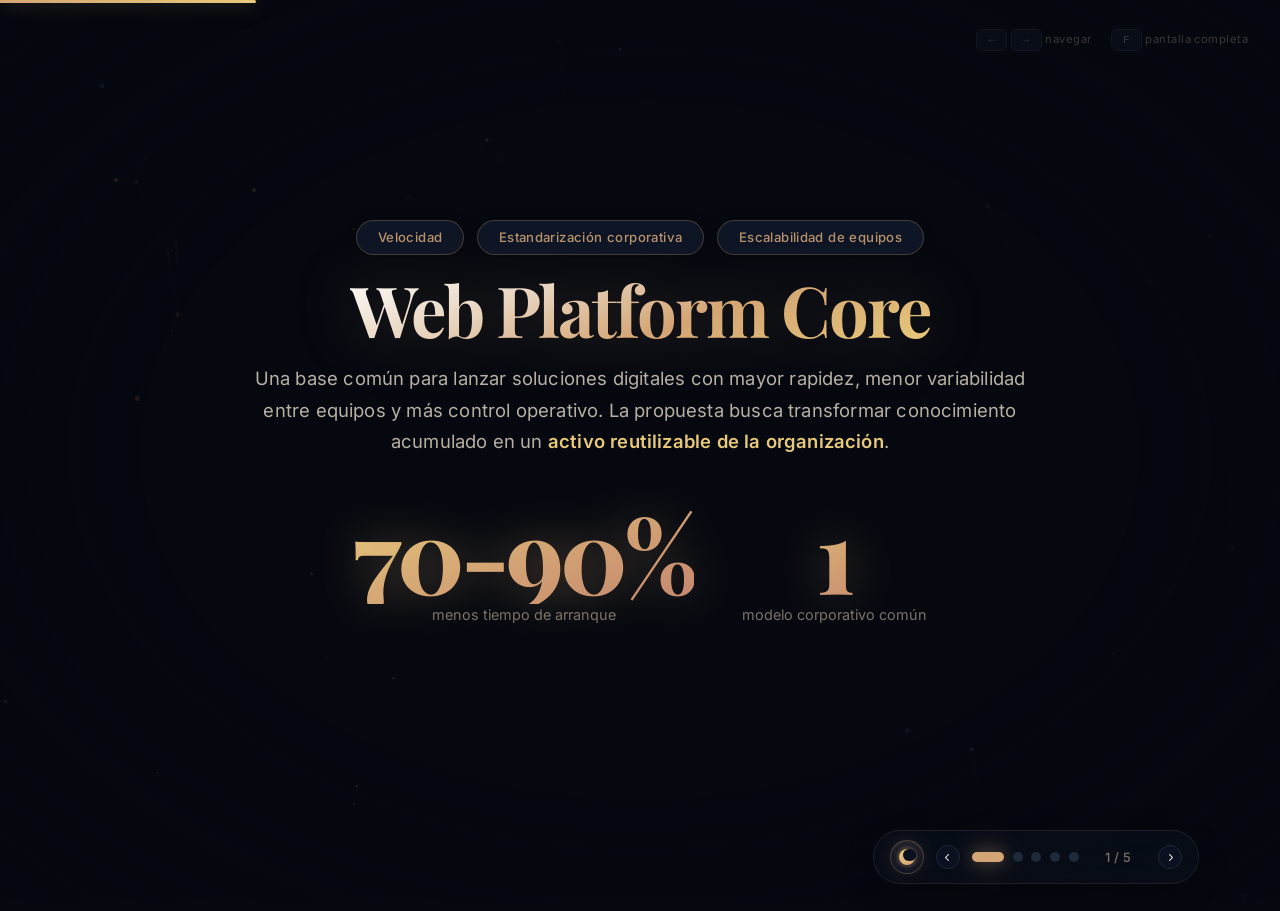
<file: guide/bondades.html>
<!doctype html>
<html lang="es" data-bs-theme="dark">
  <head>
    <meta charset="UTF-8" />
    <meta name="viewport" content="width=device-width, initial-scale=1.0" />
    <title>Ecosistema | Web Platform Core</title>
    <link
      rel="icon"
      type="image/svg+xml"
      href="assets/img/web-platform-core.svg"
    />
    <script src="assets/js/theme.js"></script>
    <link rel="stylesheet" href="assets/css/bondades.css" />
    <link rel="stylesheet" href="assets/lib/css/font-awesomev6.5.1.css" />
    <link rel="stylesheet" href="assets/lib/css/fonts.google.css" />
    <script src="assets/lib/js/particles.min.js"></script>
    <script src="assets/lib/js/gsap.min.js"></script>
  </head>
  <body>
    <div id="particles-js"></div>

    <div class="spotlight" id="spotlight"></div>

    <div class="vignette"></div>

    <div class="progress-bar-premium" id="progressBar"></div>

    <div class="key-hint">
      <span><kbd>←</kbd> <kbd>→</kbd> navegar</span>
      <span><kbd>F</kbd> pantalla completa</span>
    </div>

    <div class="presentation" id="presentation">
      <div class="slide active" data-index="0">
        <div class="slide-content slide-content--centered">
          <div class="tags anim-reveal">
            <span class="tag">Velocidad</span>
            <span class="tag">Estandarización corporativa</span>
            <span class="tag">Escalabilidad de equipos</span>
          </div>
          <h1 class="exec-title anim-reveal anim-reveal-d1">
            Web Platform Core
          </h1>
          <p class="subtitle subtitle--cover anim-reveal anim-reveal-d2">
            Una base común para lanzar soluciones digitales con mayor rapidez,
            menor variabilidad entre equipos y más control operativo. La
            propuesta busca transformar conocimiento acumulado en un
            <span class="highlight">activo reutilizable de la organización</span
            >.
          </p>
          <div class="summary-metrics anim-reveal anim-reveal-d3">
            <div>
              <div class="big-number">70-90%</div>
              <small class="summary-metrics__label"
                >menos tiempo de arranque</small
              >
            </div>
            <div>
              <div class="big-number">1</div>
              <small class="summary-metrics__label"
                >modelo corporativo común</small
              >
            </div>
          </div>
        </div>
      </div>

      <div class="slide" data-index="1">
        <div class="slide-content">
          <span class="section-label anim-reveal">Decisión</span>
          <h2 class="anim-reveal anim-reveal-d1">
            <i class="fa-solid fa-triangle-exclamation heading-icon--rose"></i>
            El costo de no estandarizar se paga en cada iniciativa
          </h2>
          <p class="subtitle anim-reveal anim-reveal-d1">
            Cuando cada proyecto arranca desde cero, se paga varias veces por
            decisiones parecidas: coordinación, criterios de calidad, curva de
            aprendizaje, control del riesgo y consistencia de entrega.
            <span class="highlight"
              >El impacto es financiero, operativo y estratégico.</span
            >
          </p>
          <div class="comparison anim-reveal anim-reveal-d2">
            <div class="compare-col bad">
              <h3>
                <i class="fa-solid fa-circle-xmark"></i> Sin ecosistema común
              </h3>
              <ul>
                <li>
                  <i class="fa-solid fa-clock"></i> Mayor tiempo antes de
                  mostrar valor
                </li>
                <li>
                  <i class="fa-solid fa-shuffle"></i> Equipos resolviendo lo
                  mismo de formas distintas
                </li>
                <li>
                  <i class="fa-solid fa-users-gear"></i> Dependencia alta de
                  personas clave
                </li>
                <li>
                  <i class="fa-solid fa-chart-line"></i> Costos menos
                  predecibles por proyecto
                </li>
              </ul>
              <div class="mini-bar-chart">
                <div class="mini-bars" aria-hidden="true">
                  <span class="mini-bar bad"></span>
                  <span class="mini-bar bad"></span>
                  <span class="mini-bar bad"></span>
                  <span class="mini-bar bad"></span>
                </div>
                <small>energía invertida en coordinación y arranque</small>
              </div>
            </div>
            <div class="compare-col good">
              <h3>
                <i class="fa-solid fa-circle-check"></i> Con ecosistema aprobado
              </h3>
              <ul>
                <li><i class="fa-solid fa-rocket"></i> Menor time-to-use</li>
                <li>
                  <i class="fa-solid fa-gauge-high"></i> Mayor capacidad de
                  entrega con el mismo equipo
                </li>
                <li>
                  <i class="fa-solid fa-shield-halved"></i> Riesgo operativo más
                  controlado
                </li>
                <li>
                  <i class="fa-solid fa-scale-balanced"></i> Criterios comunes
                  para priorizar, medir y escalar
                </li>
              </ul>
              <div class="mini-bar-chart">
                <div class="mini-bars" aria-hidden="true">
                  <span class="mini-bar good"></span>
                  <span class="mini-bar good"></span>
                  <span class="mini-bar good"></span>
                  <span class="mini-bar good"></span>
                </div>
                <small>energía desplazada hacia producto y entrega</small>
              </div>
            </div>
          </div>
        </div>
      </div>

      <div class="slide" data-index="2">
        <div class="slide-content slide-content--compact">
          <span class="section-label anim-reveal">Propuesta</span>
          <h2 class="anim-reveal anim-reveal-d1">
            <i class="fa-solid fa-bolt heading-icon--gold"></i>
            Un acelerador interno para nuevas soluciones digitales
          </h2>
          <p class="subtitle anim-reveal anim-reveal-d1">
            El <span class="highlight">ecosistema</span> permite iniciar
            productos sobre una base ya probada. La decisión buscada es
            aprobarlo como estándar interno para reducir fricción y aumentar
            velocidad de ejecución.
          </p>
          <div class="ecosystem-band ecosystem-band--core">
            <div class="ecosystem-band__label">Almacenamiento</div>
            <div class="ecosystem-band__items">
              <span class="ecosystem-chip"
                ><i class="fa-solid fa-server"></i> Servidor y entorno</span
              >
            </div>
          </div>
          <div class="ecosystem-band">
            <div class="ecosystem-band__label">Fundación técnica</div>
            <div class="ecosystem-band__items">
              <span class="ecosystem-chip"
                ><i class="fa-solid fa-box"></i> Vite, npm y Composer</span
              >
              <span class="ecosystem-chip"
                ><i class="fa-solid fa-code-branch"></i> CI/CD</span
              >
            </div>
          </div>
          <div class="ecosystem-band ecosystem-band--core">
            <div class="ecosystem-band__label">Plataforma de desarrollo</div>
            <div class="platform-components">
              <span class="arch-box primary"
                >Miniframework<br /><small
                  >BFF, SSR, Core y Extension</small
                ></span
              >
              <span class="arch-box accent"
                >Arquitectura<br /><small
                  >Inspirada en Clean - Hexagonal Opinionada y Pragmática</small
                ></span
              >
              <span class="arch-box cyan"
                >Capacidades compartidas<br /><small
                  >Observabilidad, Logs, Api HTTP Externo</small
                ></span
              >
            </div>
          </div>
          <div class="ecosystem-band">
            <div class="ecosystem-band__label">Productos habilitados</div>
            <div class="ecosystem-band__items">
              <span class="ecosystem-chip"
                ><i class="fa-solid fa-cart-shopping"></i>Ventas</span
              >
              <span class="ecosystem-chip"
                ><i class="fa-solid fa-calculator"></i>Contabilidad</span
              >
              <span class="ecosystem-chip"
                ><i class="fa-solid fa-children"></i>RRHH</span
              >
              <span class="ecosystem-chip"
                ><i class="fa-solid fa-cart-flatbed"></i>Inventario</span
              >
              <span class="ecosystem-chip"
                ><i class="fa-brands fa-shopify"></i>Kardex</span
              >
            </div>
          </div>
          <div class="ecosystem-band ecosystem-band--core">
            <div class="ecosystem-band__label">Usuarios finales</div>
            <div class="ecosystem-band__items">
              <span class="ecosystem-chip"
                ><i class="fa-solid fa-users"></i>Clientes</span
              >
              <span class="ecosystem-chip"
                ><i class="fa-solid fa-people-group"></i>Usuarios</span
              >
            </div>
          </div>
          <div class="card-grid proposal-summary anim-reveal anim-reveal-d3">
            <div class="card">
              <h3><i class="fa-solid fa-bullseye"></i> Foco en valor</h3>
              <p>
                Menos tiempo en base repetida y más tiempo en resolver objetivos
                de negocio.
              </p>
            </div>
            <div class="card">
              <h3><i class="fa-solid fa-repeat"></i> Reutilización</h3>
              <p>
                La inversión inicial se aprovecha en múltiples productos y
                equipos.
              </p>
            </div>
          </div>
        </div>
      </div>

      <div class="slide" data-index="3">
        <div class="slide-content">
          <span class="section-label anim-reveal">Impacto esperado</span>
          <h2 class="anim-reveal anim-reveal-d1">
            <i class="fa-solid fa-chart-pie heading-icon--gold"></i>
            Métricas que justifican la adopción
          </h2>
          <p class="subtitle anim-reveal anim-reveal-d1">
            La aprobación debe evaluarse por resultados de negocio: rapidez,
            capacidad, costo de repetición, calidad de entrega y dependencia
            operativa.
          </p>
          <div class="card-grid anim-reveal anim-reveal-d2">
            <div class="card accent-left">
              <div class="big-number big-number--metric">70-90%</div>
              <h3>Arranque más rápido</h3>
              <p>
                Meta de reducción del tiempo necesario para iniciar una nueva
                solución con base operativa lista.
              </p>
            </div>
            <div class="card accent-left-teal">
              <div class="big-number big-number--metric">30-60%</div>
              <h3>Más capacidad efectiva</h3>
              <p>
                Incremento esperado en productividad al reducir decisiones
                repetidas y dependencias innecesarias.
              </p>
            </div>
            <div class="card accent-left-rose">
              <div class="big-number big-number--metric">40-60%</div>
              <h3>Menos retrabajo</h3>
              <p>
                Reducción estimada de ajustes por inconsistencia, criterios
                distintos o falta de base común.
              </p>
            </div>
          </div>
          <div class="arch-row">
            <span class="tag">Estándar común reutilizable</span>
            <span class="tag">Integraciones ordenadas</span>
            <span class="tag">Trazabilidad desde el inicio</span>
          </div>

          <div class="card-grid anim-reveal anim-reveal-d2">
            <div class="card">
              <h3><i class="fa-solid fa-scale-balanced"></i> Criterio común</h3>
              <p>
                Los equipos trabajan con una base compartida y una expectativa
                uniforme de entrega.
              </p>
            </div>
            <div class="card">
              <h3><i class="fa-solid fa-eye"></i> Visibilidad</h3>
              <p>
                La dirección puede comparar iniciativas con indicadores
                homogéneos, no con percepciones aisladas.
              </p>
            </div>
            <div class="card">
              <h3><i class="fa-solid fa-user-shield"></i> Continuidad</h3>
              <p>El modo de trabajo queda institucionalizado.</p>
            </div>
            <div class="card">
              <h3>
                <i class="fa-solid fa-triangle-exclamation"></i> Menor deuda
                técnica
              </h3>
              <p>
                Cada nuevo producto nace con una base más controlada, reduciendo
                desviaciones costosas desde el inicio.
              </p>
            </div>
          </div>
        </div>
      </div>

      <div class="slide" data-index="4">
        <div class="slide-content slide-content--centered">
          <h1
            class="exec-title exec-title--decision anim-reveal anim-reveal-d1"
          >
            Decisión recomendada:<br />aprobar el ecosistema como acelerador
            interno.
          </h1>
          <p class="subtitle subtitle--decision anim-reveal anim-reveal-d2">
            La propuesta busca aprobar una capacidad organizacional: entregar
            más rápido, con menos riesgo, mayor consistencia y una
            <span class="highlight"
              >curva de aprendizaje mucho más corta para nuevos equipos.</span
            >
          </p>
          <div class="cta-row anim-reveal anim-reveal-d3">
            <a href="pillars-capabilities.html" target="_blank" class="btn-cta">
              <i class="fa-solid fa-book"></i> Ver ecosistema
            </a>
          </div>
        </div>
      </div>
    </div>

    <div class="nav-bar" id="navBar">
      <div class="bondades-theme" data-guide-theme-selector>
        <button
          class="bondades-theme__button"
          type="button"
          data-guide-theme-toggle
          aria-expanded="false"
        >
          <span class="bondades-theme__icon" aria-hidden="true"></span>
          <span class="visually-hidden" data-guide-theme-current
            >Dark mode</span
          >
        </button>
        <div
          class="bondades-theme__menu"
          data-guide-theme-menu
          role="listbox"
          aria-label="Tema visual"
        >
          <button type="button" data-guide-theme-value="dark" role="option">
            Dark mode
          </button>
          <button type="button" data-guide-theme-value="light" role="option">
            Light mode
          </button>
        </div>
      </div>
      <button class="nav-btn" id="prevBtn" aria-label="Anterior">
        <i class="fa-solid fa-chevron-left"></i>
      </button>
      <div class="nav-dots" id="navDots"></div>
      <span class="nav-counter" id="navCounter">1 / 8</span>
      <button class="nav-btn" id="nextBtn" aria-label="Siguiente">
        <i class="fa-solid fa-chevron-right"></i>
      </button>
    </div>

    <script src="assets/js/bondades.js"></script>
  </body>
</html>
</file>
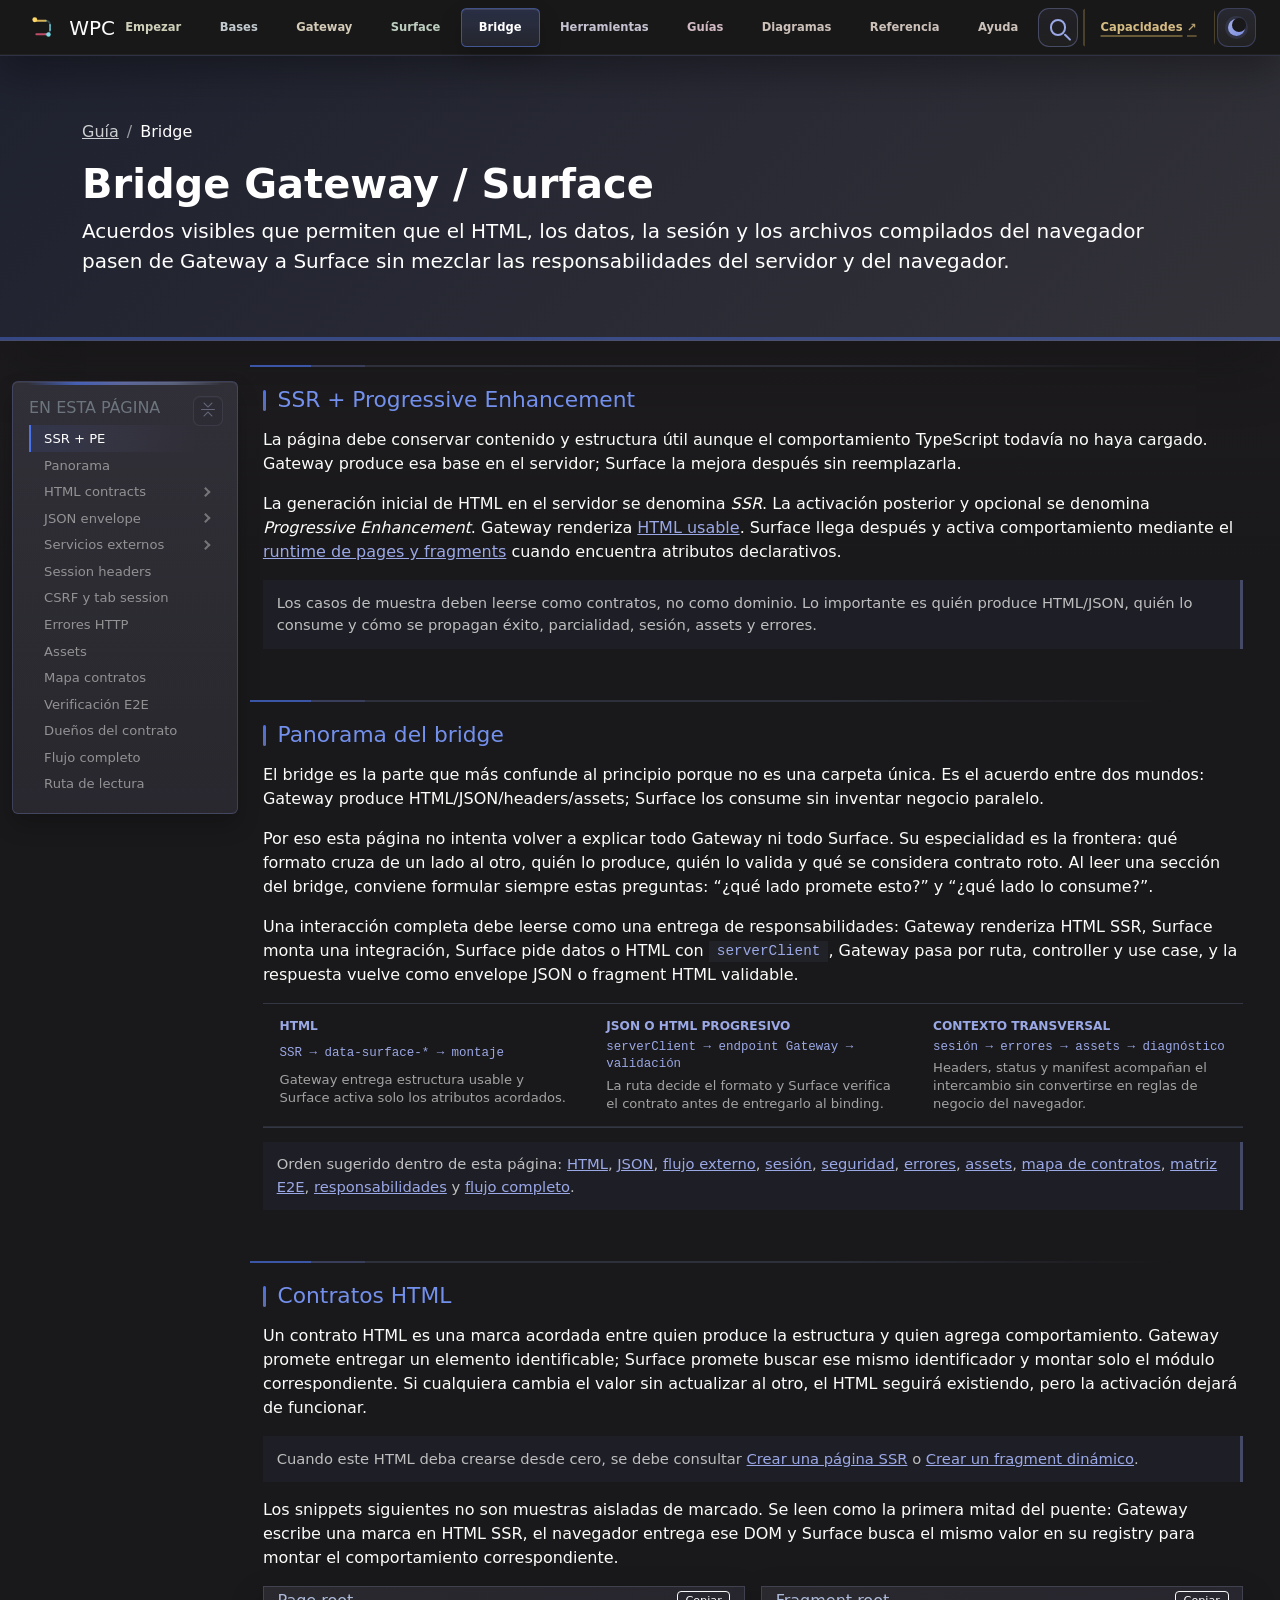
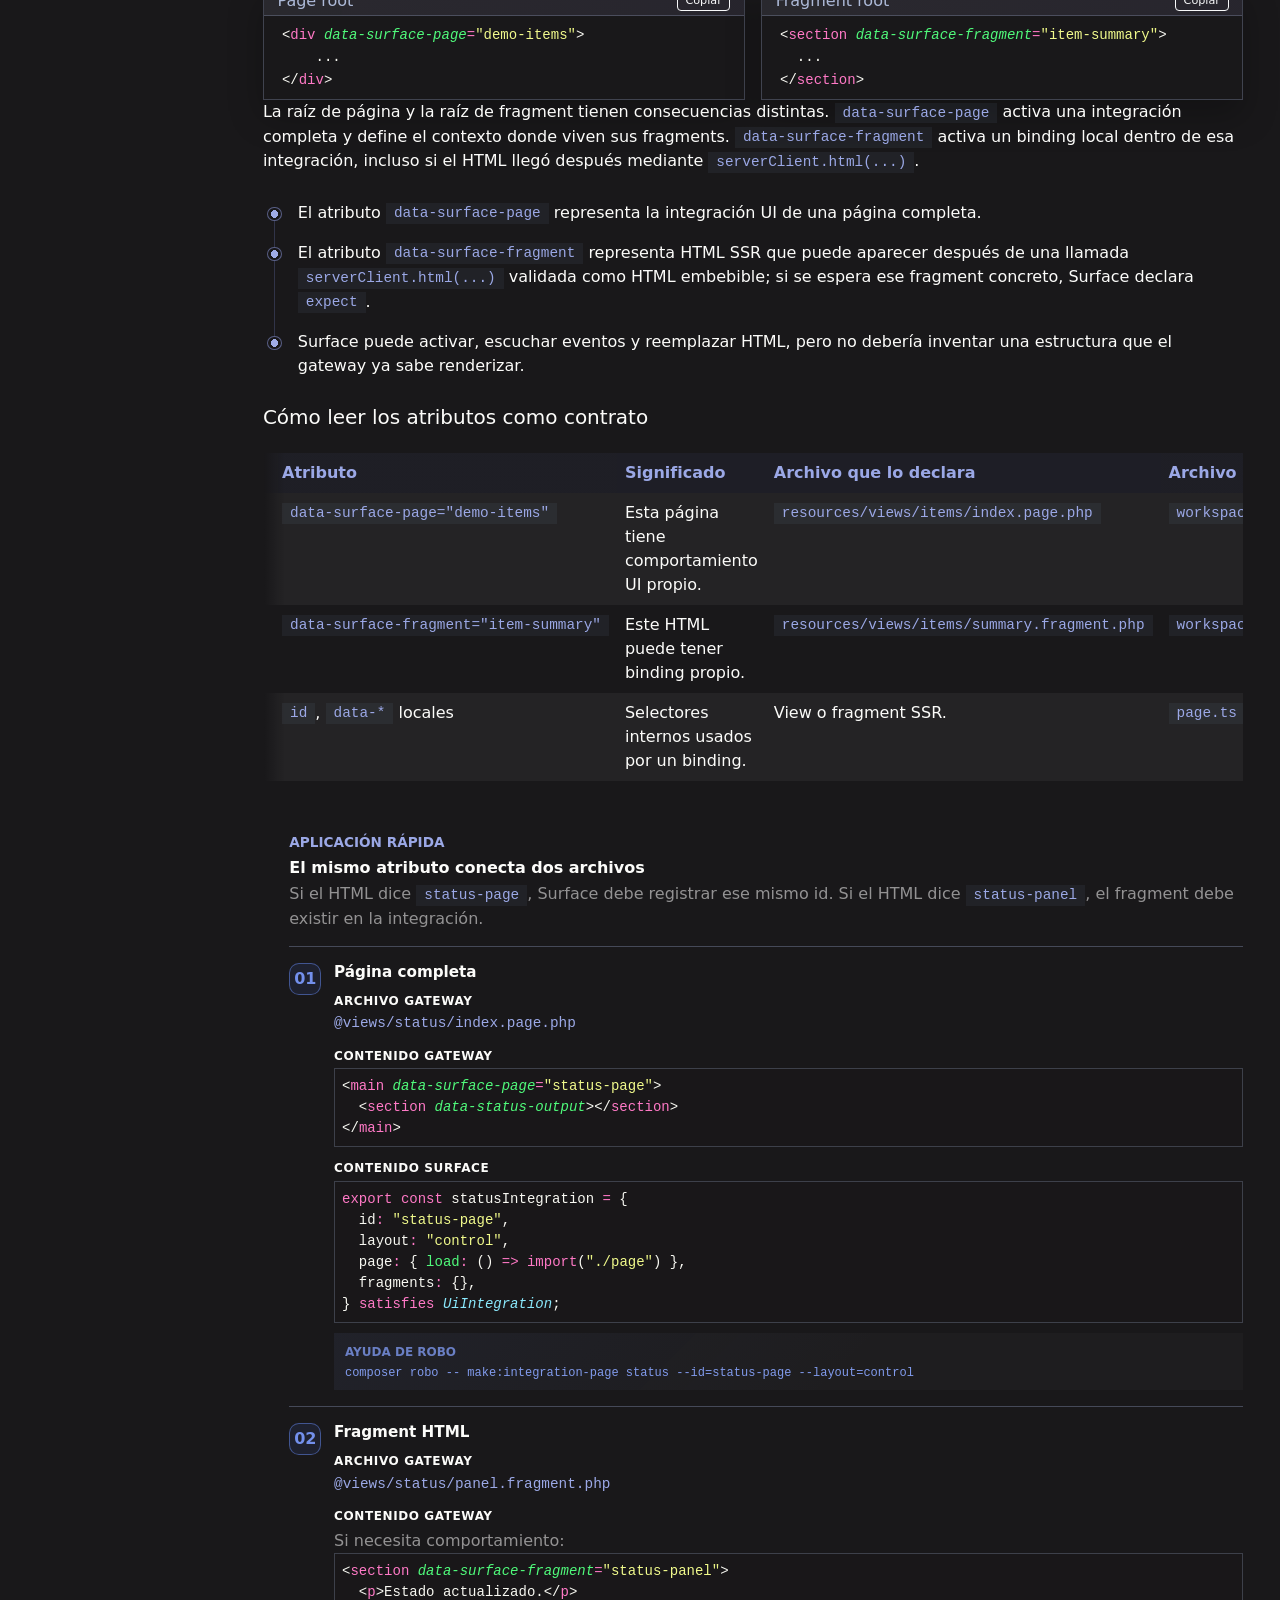
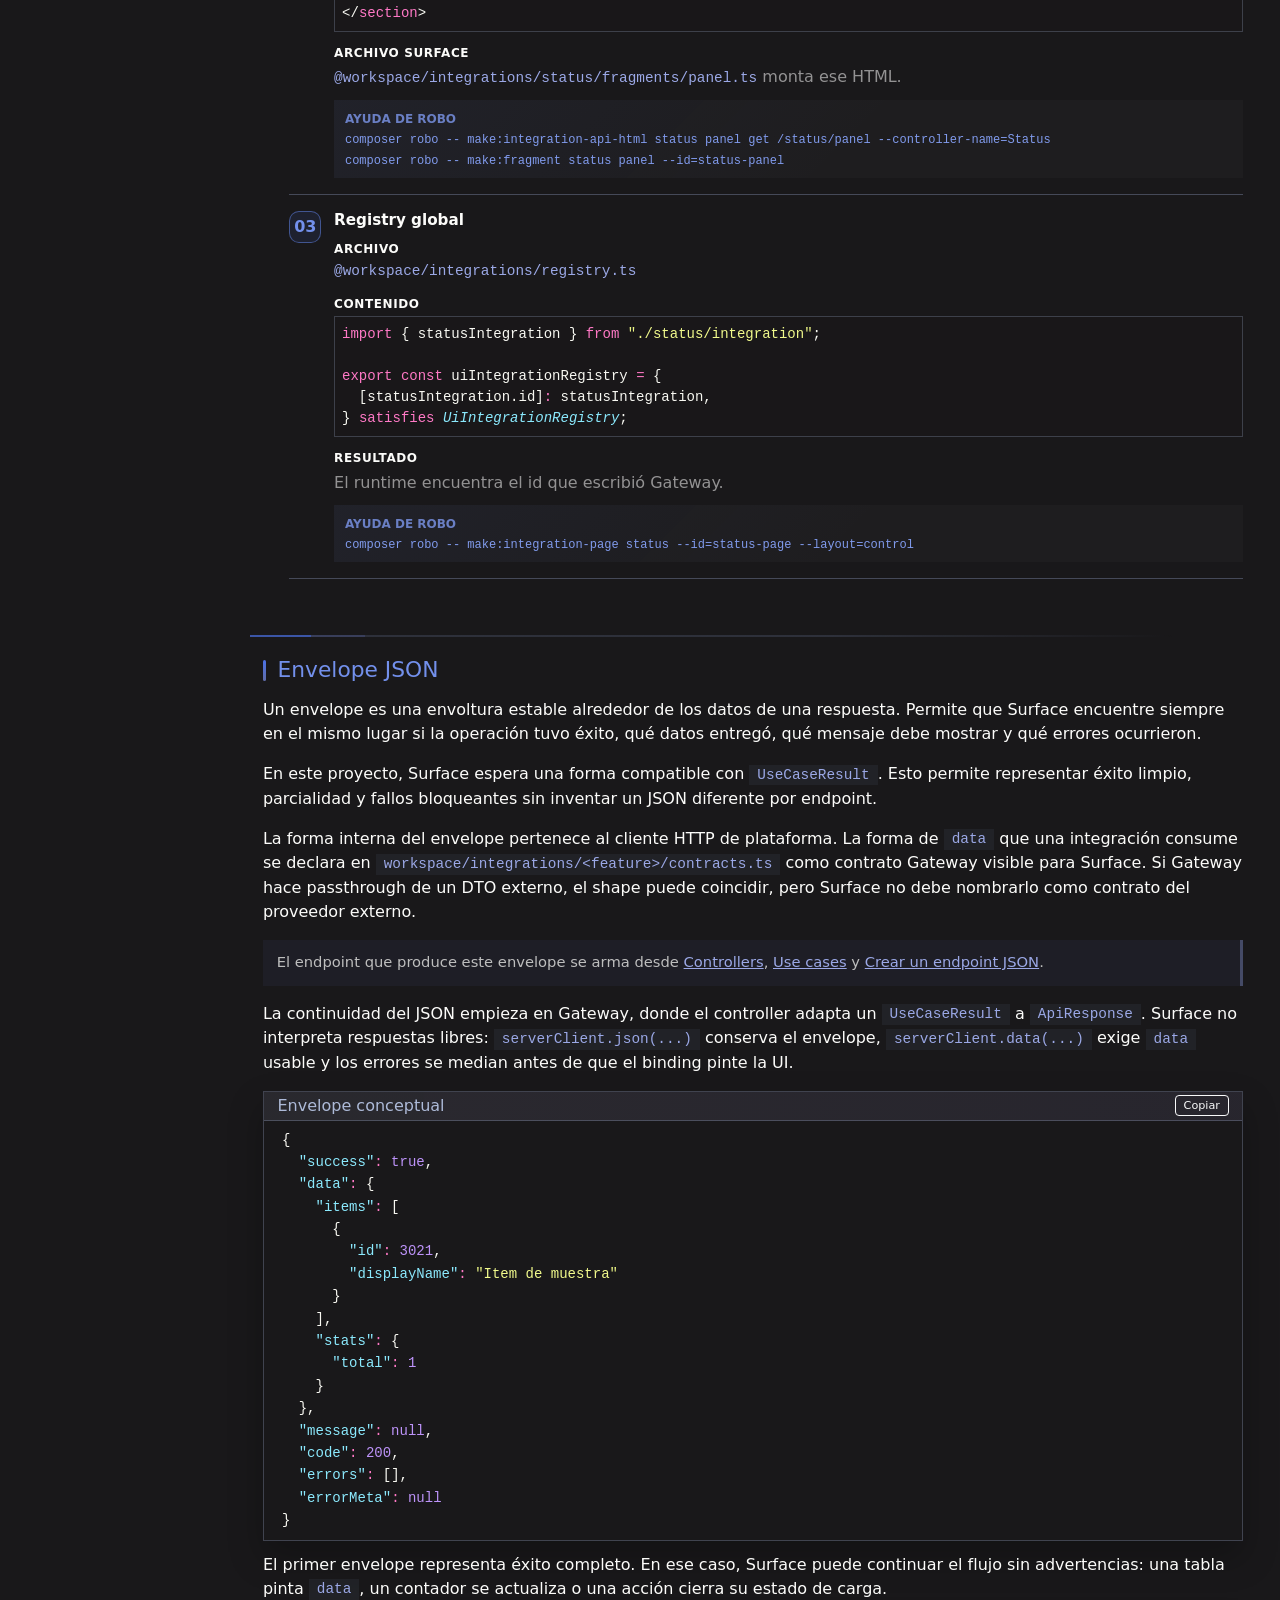
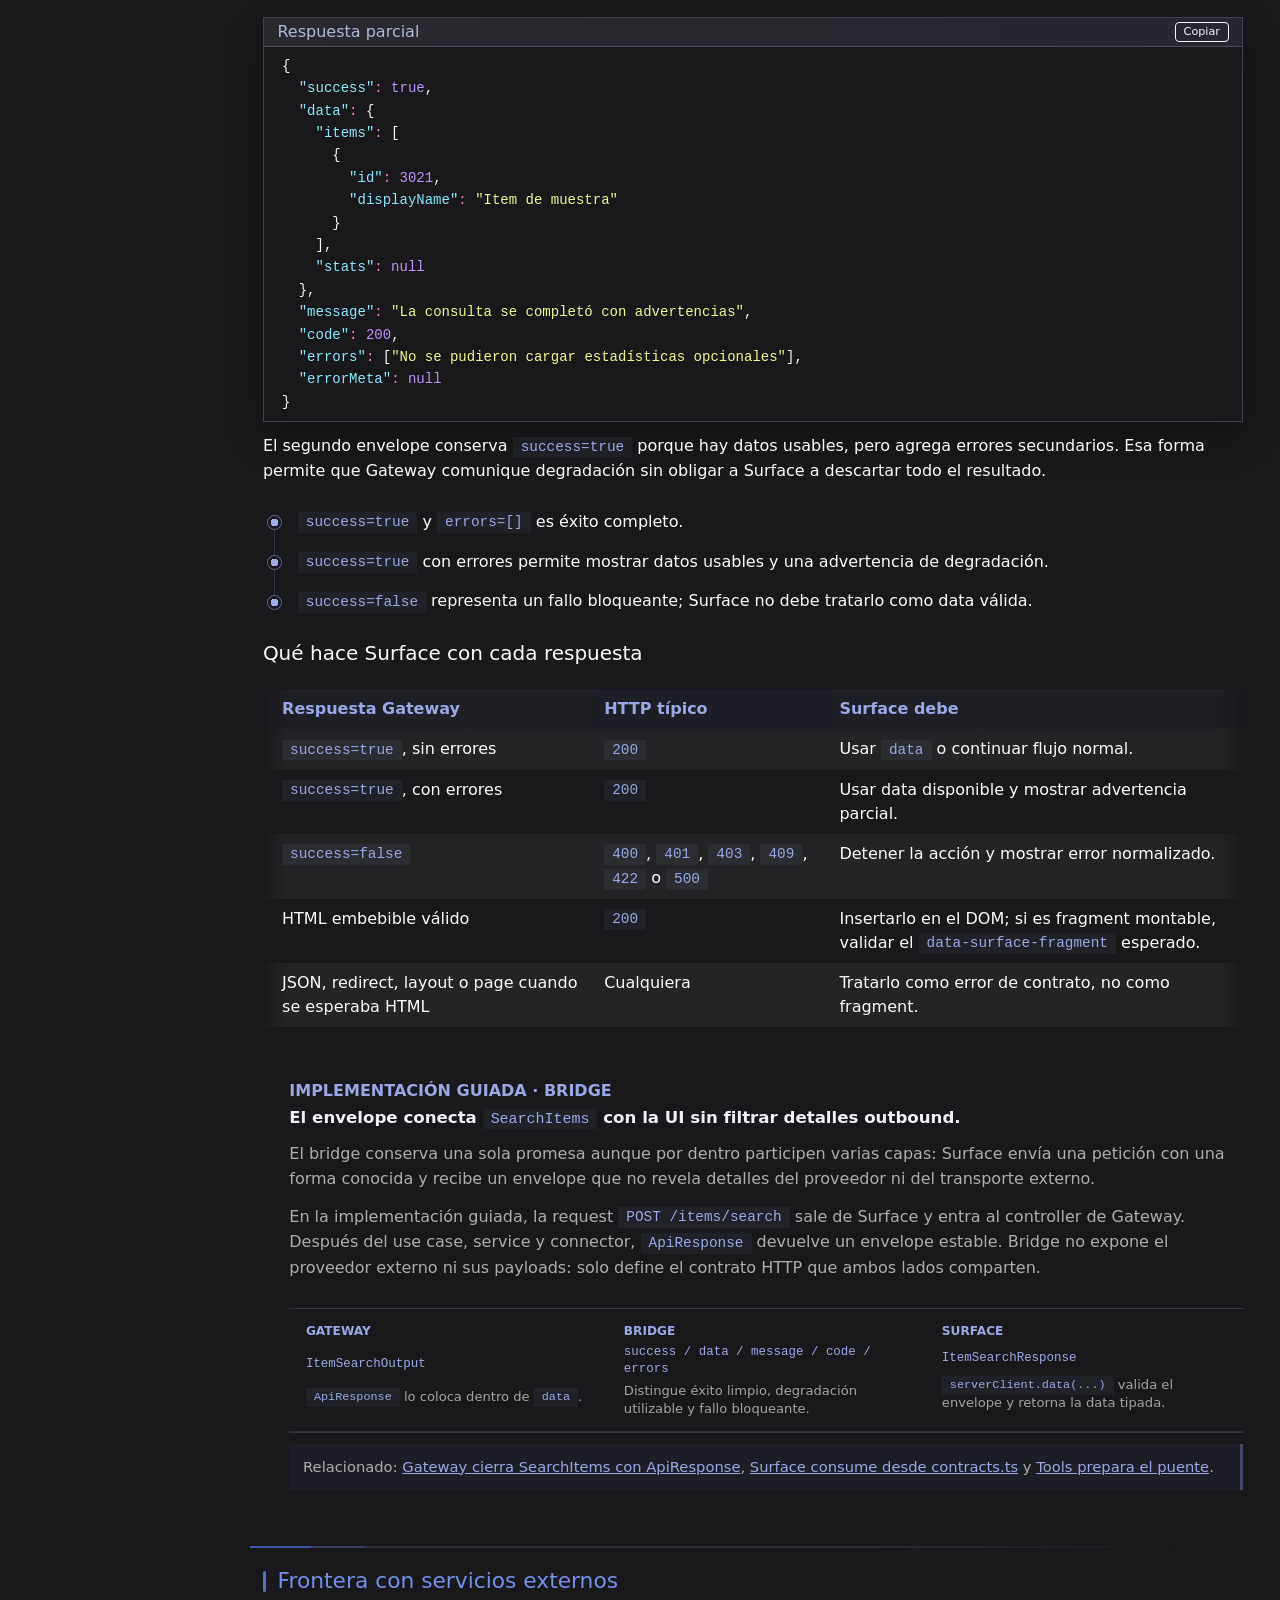
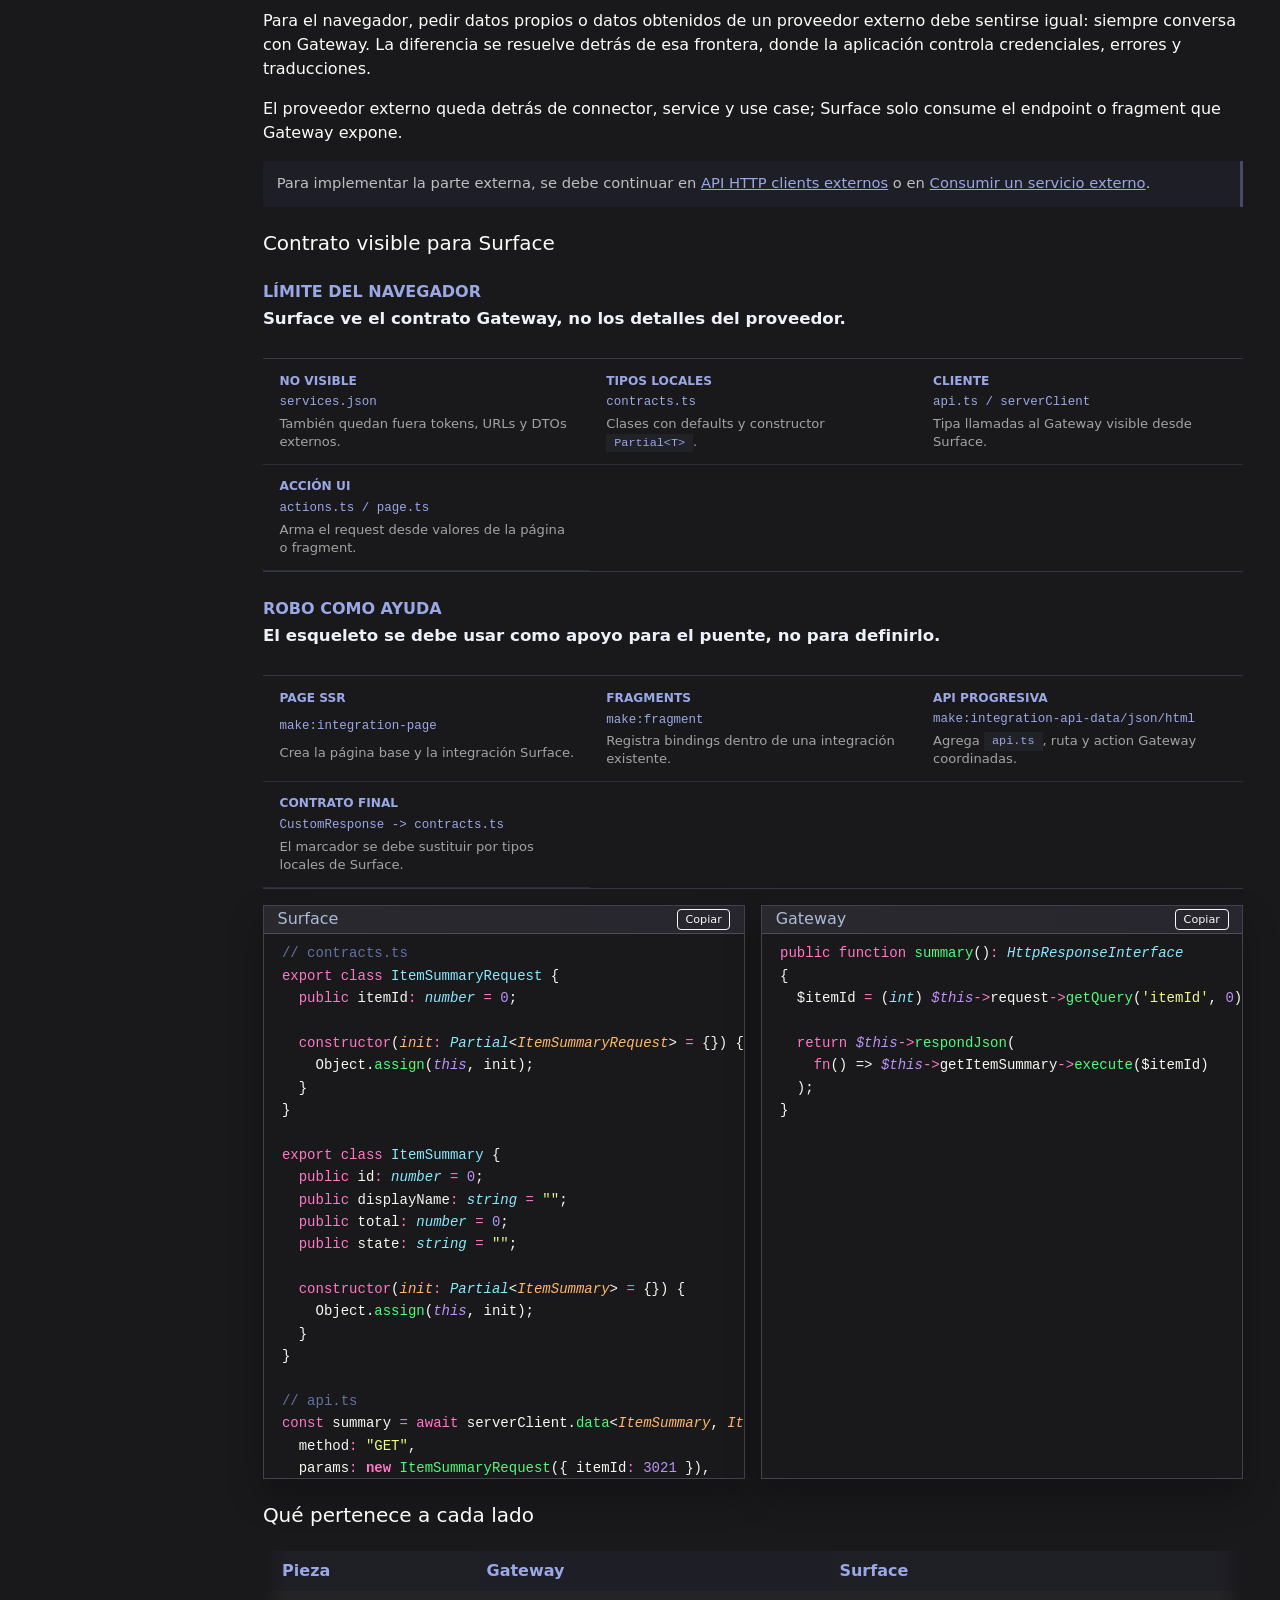
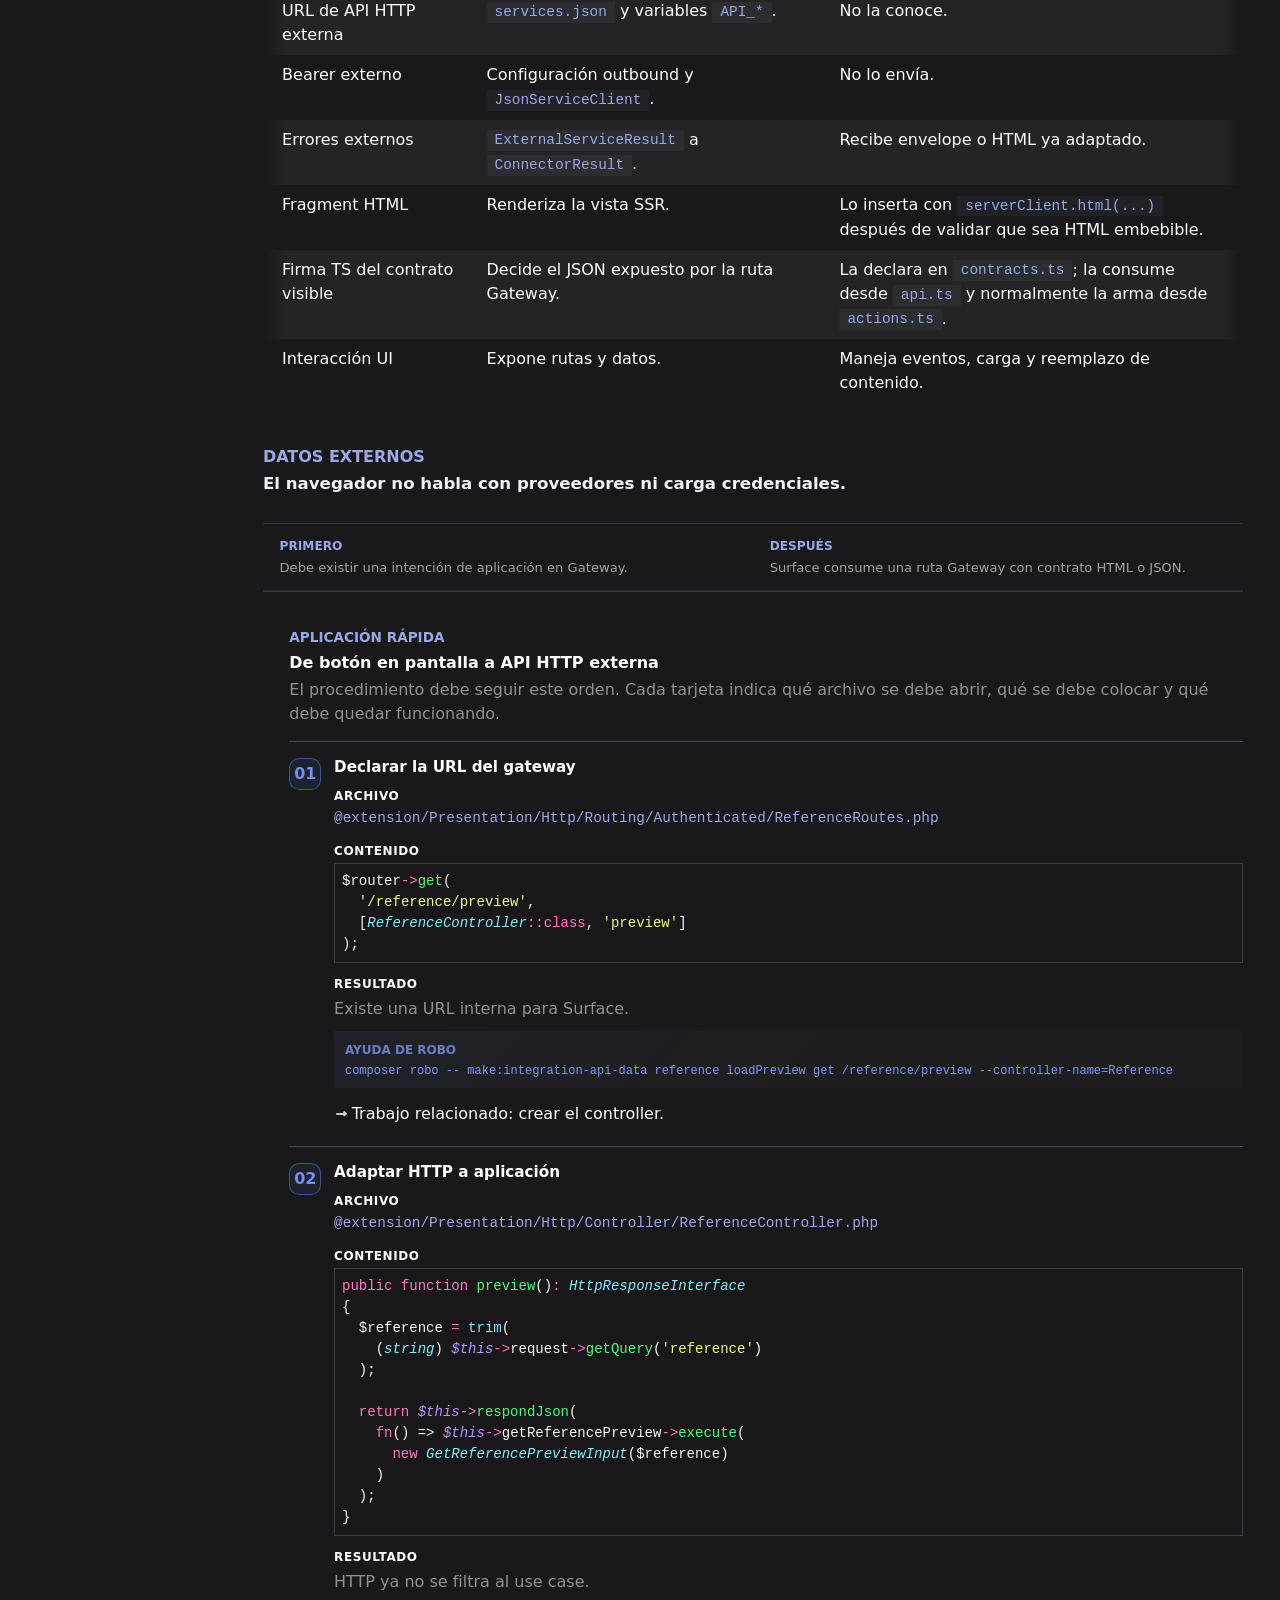
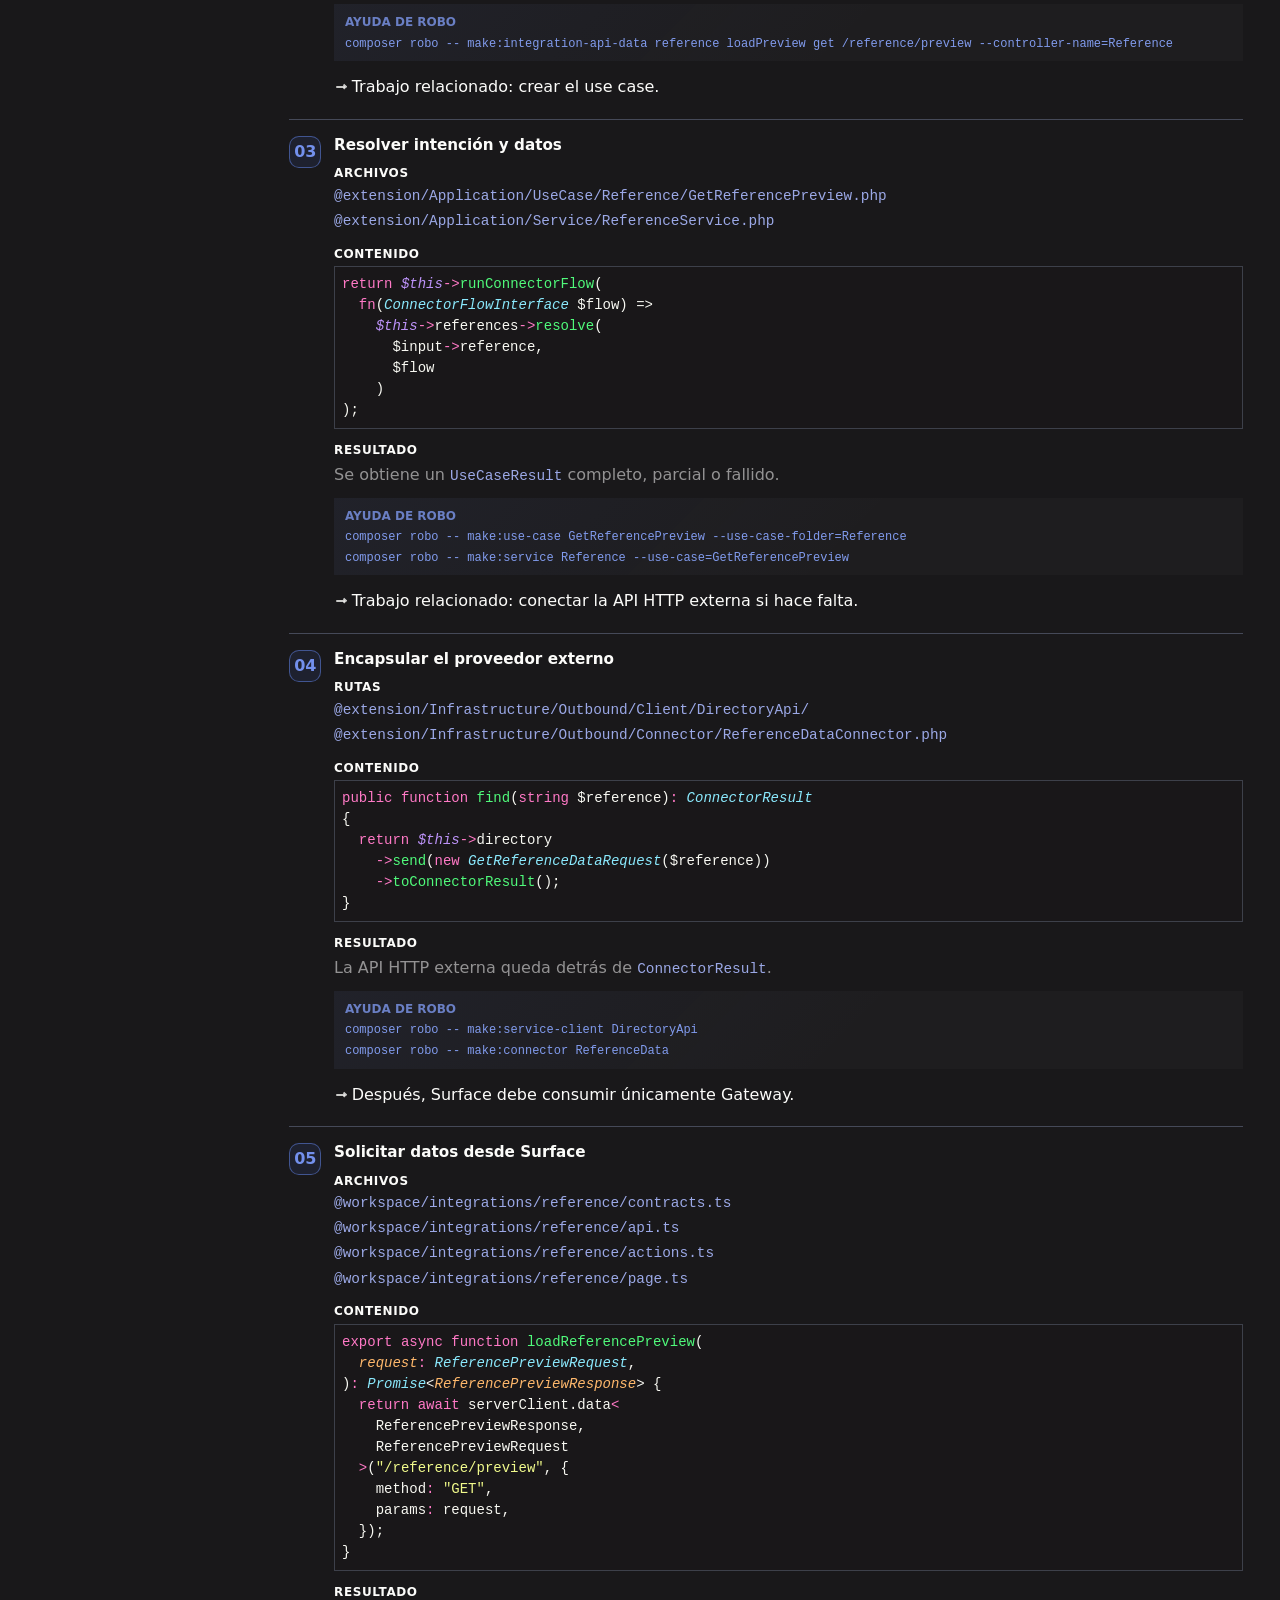
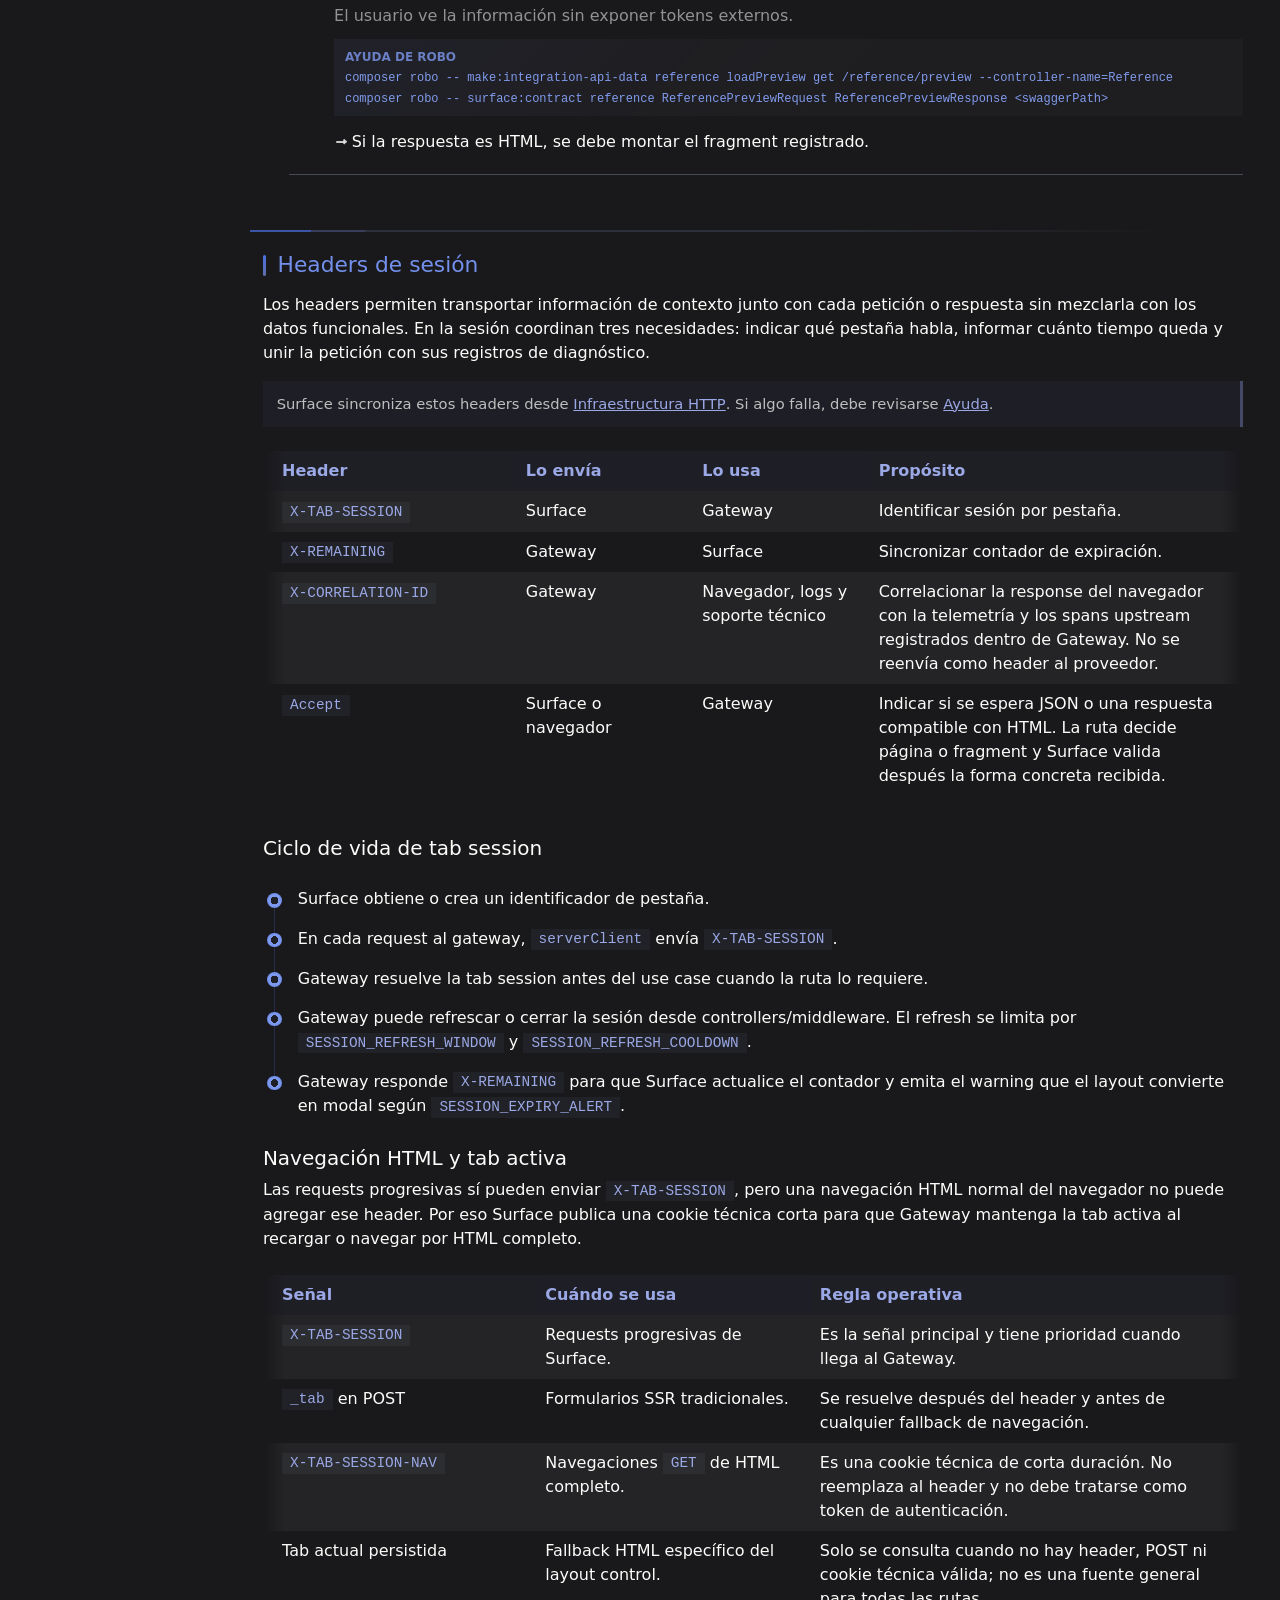
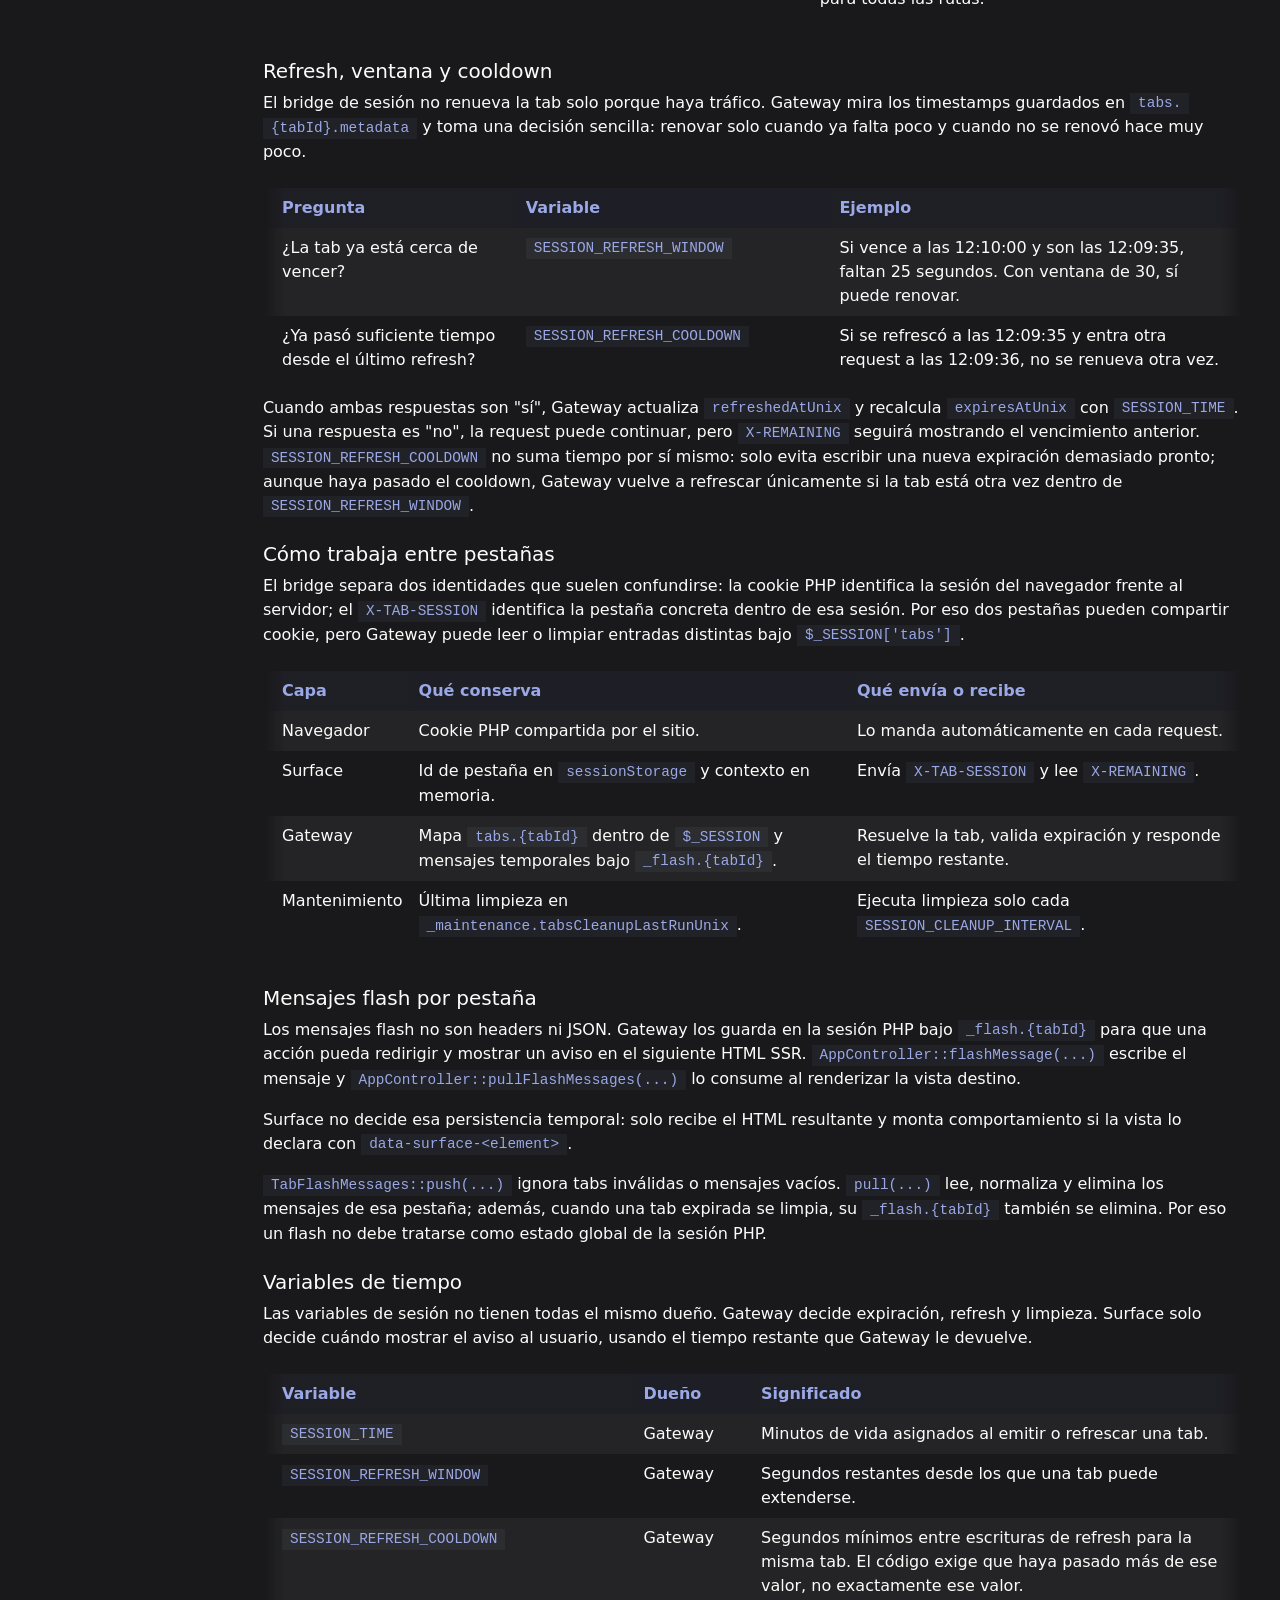
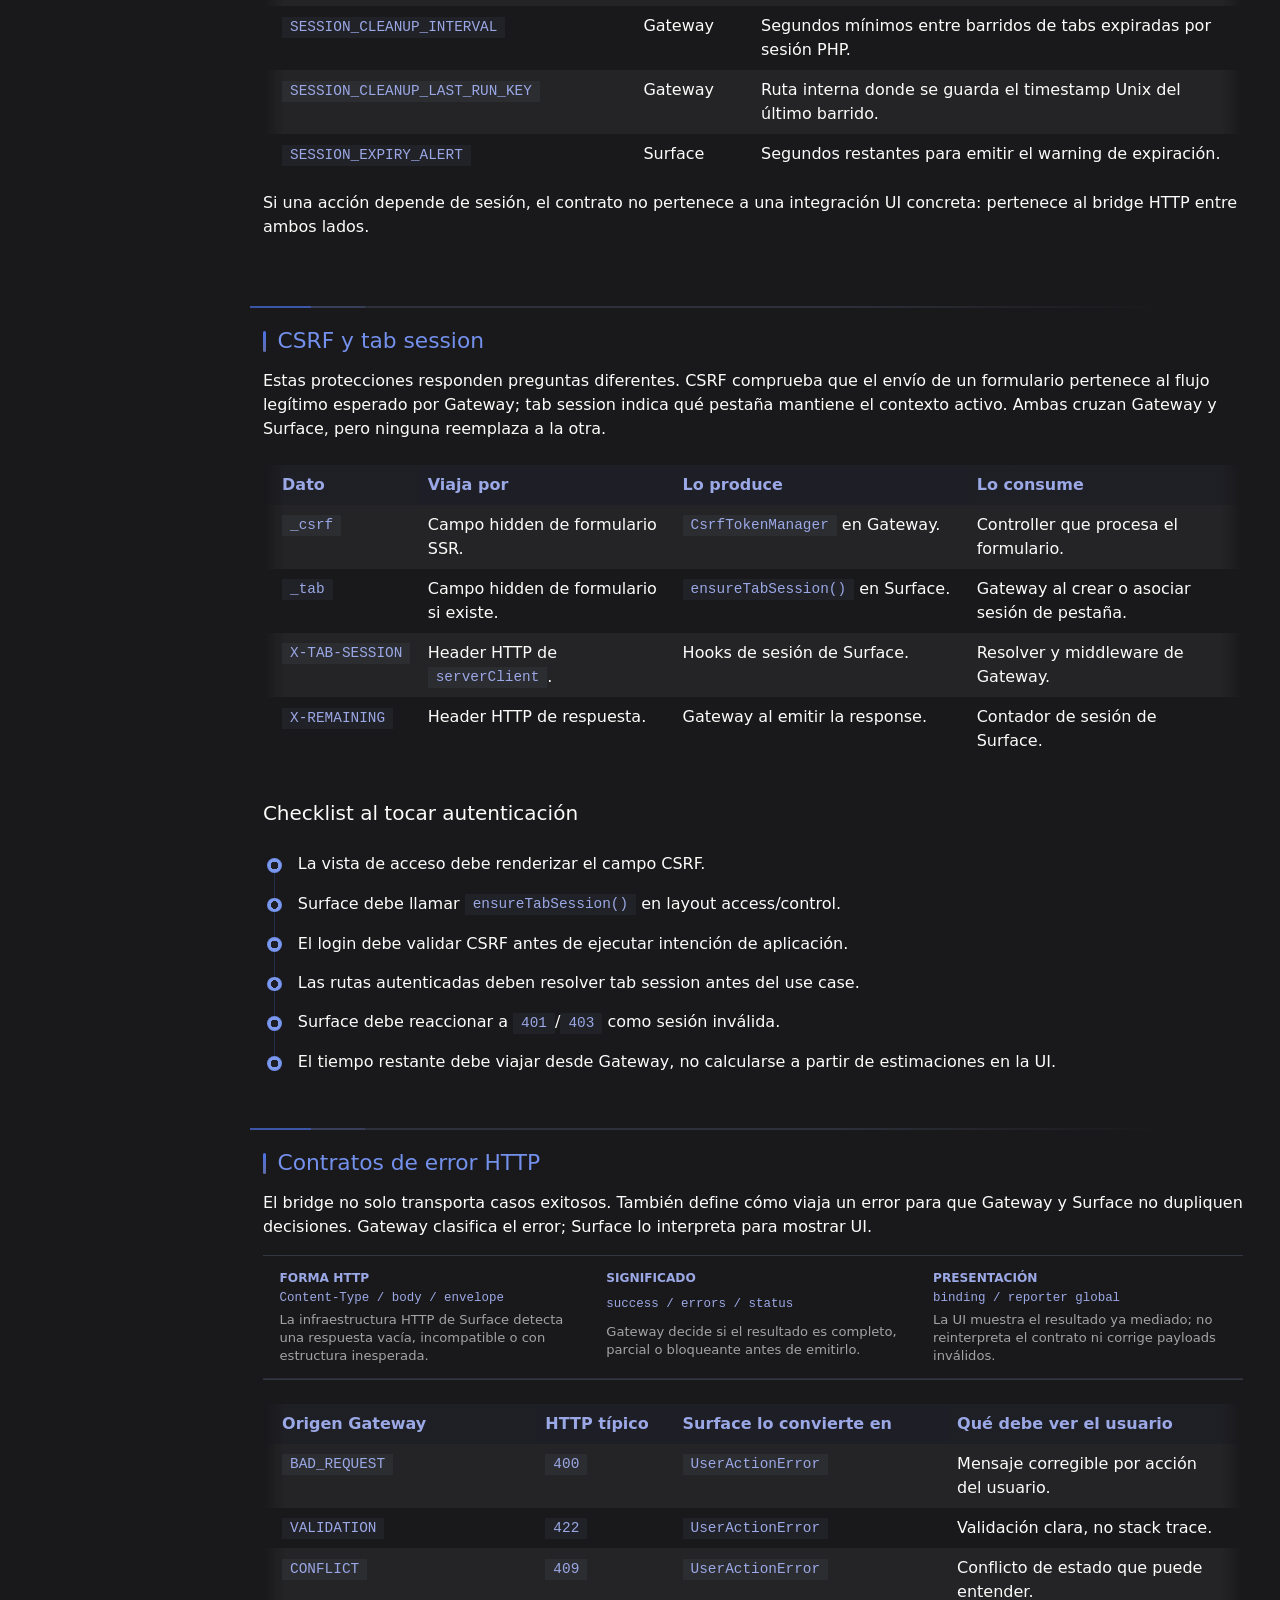
<file: guide/bridge.html>
<!doctype html>
<html lang="es" data-bs-theme="dark">
  <head>
    <meta charset="utf-8" />
    <meta name="viewport" content="width=device-width, initial-scale=1" />
    <title>Bridge Gateway / Surface | Web Platform Core Guía</title>
    <link
      rel="icon"
      type="image/svg+xml"
      href="assets/img/web-platform-core.svg"
    />
    <script src="assets/js/theme.js"></script>
    <link href="assets/lib/css/bootstrap.min.css" rel="stylesheet" />
    <link href="assets/lib/css/bootstrap-icons-min.css" rel="stylesheet" />
    <link href="assets/css/guide.css" rel="stylesheet" />
  </head>

  <body
    class="guide-page--bridge"
    data-bs-spy="scroll"
    data-bs-target="#guide-nav"
    data-bs-smooth-scroll="true"
    tabindex="0"
  >
    <nav class="navbar navbar-expand-xl bg-white border-bottom sticky-top">
      <div class="container-fluid px-3 px-lg-4">
        <a class="navbar-brand" href="index.html">
          <img
            class="navbar-brand__logo"
            src="assets/img/web-platform-core.svg"
            alt=""
            aria-hidden="true"
          />
          <span class="navbar-brand__text">WPC</span>
        </a>
        <button
          class="navbar-toggler"
          type="button"
          data-bs-toggle="collapse"
          data-bs-target="#guide-navbar"
          aria-controls="guide-navbar"
          aria-expanded="false"
          aria-label="Abrir navegación"
        >
          <span class="navbar-toggler-icon"></span>
        </button>
        <div id="guide-navbar" class="collapse navbar-collapse">
          <ul class="navbar-nav ms-auto mb-2 mb-lg-0" data-guide-nav>
            <li class="nav-item">
              <a class="nav-link" href="getting-started.html">Empezar</a>
            </li>
            <li class="nav-item">
              <a class="nav-link" href="fundamentals.html">Bases</a>
            </li>
            <li class="nav-item">
              <a class="nav-link" href="app-gateway.html">Gateway</a>
            </li>
            <li class="nav-item">
              <a class="nav-link" href="app-surface.html">Surface</a>
            </li>
            <li class="nav-item">
              <a class="nav-link" href="bridge.html">Bridge</a>
            </li>
            <li class="nav-item">
              <a class="nav-link" href="tools.html">Herramientas</a>
            </li>
            <li class="nav-item">
              <a class="nav-link" href="recipes.html">Prácticas</a>
            </li>
            <li class="nav-item">
              <a class="nav-link" href="diagrams.html">Diagramas</a>
            </li>
            <li class="nav-item">
              <a class="nav-link" href="reference.html">Referencia</a>
            </li>
            <li class="nav-item">
              <a class="nav-link" href="troubleshooting.html">Ayuda</a>
            </li>
          </ul>
        </div>
      </div>
    </nav>

    <header class="guide-page-hero text-white py-5">
      <div class="container py-3">
        <nav aria-label="breadcrumb">
          <ol class="breadcrumb mb-3">
            <li class="breadcrumb-item"><a href="index.html">Guía</a></li>
            <li class="breadcrumb-item active" aria-current="page">Bridge</li>
          </ol>
        </nav>
        <h1 class="display-6 fw-bold">Bridge Gateway / Surface</h1>
        <p class="lead mb-0">
          Acuerdos visibles que permiten que el HTML, los datos, la sesión y los
          archivos compilados del navegador pasen de Gateway a Surface sin
          mezclar las responsabilidades del servidor y del navegador.
        </p>
      </div>
    </header>

    <div class="container-fluid guide-shell px-3 px-lg-4 py-4">
      <div class="row g-4">
        <aside class="col-lg-3 col-xl-2 px-0 pt-3">
          <div class="guide-sidebar position-sticky">
            <div class="card border-0 shadow-sm">
              <div class="card-body">
                <h2 class="h6 text-uppercase text-secondary">En esta página</h2>
                <nav id="guide-nav" class="guide-nav nav nav-pills flex-column">
                  <a class="nav-link" href="#ssr">SSR + PE</a>
                  <a class="nav-link" href="#bridge-first-read">Panorama</a>
                  <a class="nav-link" href="#html">HTML contracts</a>
                  <a
                    class="nav-link guide-nav-link--subsection guide-nav-link--practice"
                    href="#html-attributes-practice"
                    >Aplicación: atributos</a
                  >
                  <a class="nav-link" href="#json">JSON envelope</a>
                  <a
                    class="nav-link guide-nav-link--subsection guide-nav-link--flow"
                    href="#bridge-flow-search-items"
                    >Implementación: JSON</a
                  >
                  <a class="nav-link" href="#external-flow"
                    >Servicios externos</a
                  >
                  <a
                    class="nav-link guide-nav-link--subsection guide-nav-link--practice"
                    href="#external-flow-practice"
                    >Aplicación: flujo externo</a
                  >
                  <a class="nav-link" href="#session">Session headers</a>
                  <a class="nav-link" href="#security">CSRF y tab session</a>
                  <a class="nav-link" href="#error-contracts">Errores HTTP</a>
                  <a class="nav-link" href="#assets">Assets</a>
                  <a class="nav-link" href="#contract-map">Mapa contratos</a>
                  <a class="nav-link" href="#end-to-end-matrix"
                    >Verificación E2E</a
                  >
                  <a class="nav-link" href="#ownership">Dueños del contrato</a>
                  <a class="nav-link" href="#complete-flow">Flujo completo</a>
                  <a class="nav-link" href="#next">Ruta de lectura</a>
                </nav>
              </div>
            </div>
          </div>
        </aside>

        <main class="col-lg-9 col-xl-10">
          <section id="ssr" class="guide-section">
            <div class="card border-0 shadow-sm">
              <div class="card-body">
                <h2>SSR + Progressive Enhancement</h2>
                <p>
                  La página debe conservar contenido y estructura útil aunque el
                  comportamiento TypeScript todavía no haya cargado. Gateway
                  produce esa base en el servidor; Surface la mejora después sin
                  reemplazarla.
                </p>
                <p>
                  La generación inicial de HTML en el servidor se denomina
                  <em>SSR</em>. La activación posterior y opcional se denomina
                  <em>Progressive Enhancement</em>. Gateway renderiza
                  <a href="app-gateway.html#gateway-flow-response"
                    >HTML usable</a
                  >. Surface llega después y activa comportamiento mediante el
                  <a href="app-surface.html#runtime"
                    >runtime de pages y fragments</a
                  >
                  cuando encuentra atributos declarativos.
                </p>
                <p class="guide-crosslink">
                  <em>
                    Los casos de muestra deben leerse como contratos, no como
                    dominio. Lo importante es quién produce HTML/JSON, quién lo
                    consume y cómo se propagan éxito, parcialidad, sesión,
                    assets y errores.
                  </em>
                </p>
              </div>
            </div>
          </section>

          <section id="bridge-first-read" class="guide-section">
            <div class="card border-0 shadow-sm">
              <div class="card-body">
                <h2>Panorama del bridge</h2>
                <p>
                  El bridge es la parte que más confunde al principio porque no
                  es una carpeta única. Es el acuerdo entre dos mundos: Gateway
                  produce HTML/JSON/headers/assets; Surface los consume sin
                  inventar negocio paralelo.
                </p>
                <p>
                  Por eso esta página no intenta volver a explicar todo Gateway
                  ni todo Surface. Su especialidad es la frontera: qué formato
                  cruza de un lado al otro, quién lo produce, quién lo valida y
                  qué se considera contrato roto. Al leer una sección del
                  bridge, conviene formular siempre estas preguntas: “¿qué lado
                  promete esto?” y “¿qué lado lo consume?”.
                </p>
                <p>
                  Una interacción completa debe leerse como una entrega de
                  responsabilidades: Gateway renderiza HTML SSR, Surface monta
                  una integración, Surface pide datos o HTML con
                  <code>serverClient</code>, Gateway pasa por ruta, controller y
                  use case, y la respuesta vuelve como envelope JSON o fragment
                  HTML validable.
                </p>
                <ul class="guide-rule-strip guide-rule-strip--compact">
                  <li>
                    <strong>HTML</strong>
                    <code>SSR → data-surface-* → montaje</code>
                    <span>
                      Gateway entrega estructura usable y Surface activa solo
                      los atributos acordados.
                    </span>
                  </li>
                  <li>
                    <strong>JSON o HTML progresivo</strong>
                    <code>serverClient → endpoint Gateway → validación</code>
                    <span>
                      La ruta decide el formato y Surface verifica el contrato
                      antes de entregarlo al binding.
                    </span>
                  </li>
                  <li>
                    <strong>Contexto transversal</strong>
                    <code>sesión → errores → assets → diagnóstico</code>
                    <span>
                      Headers, status y manifest acompañan el intercambio sin
                      convertirse en reglas de negocio del navegador.
                    </span>
                  </li>
                </ul>
                <p class="guide-crosslink">
                  <em>
                    Orden sugerido dentro de esta página:
                    <a href="#html">HTML</a>,
                    <a href="#bridge-flow-search-items">JSON</a>,
                    <a href="#external-flow">flujo externo</a>,
                    <a href="#session">sesión</a>,
                    <a href="#security">seguridad</a>,
                    <a href="#error-contracts">errores</a>,
                    <a href="#assets">assets</a>,
                    <a href="#contract-map">mapa de contratos</a>,
                    <a href="#end-to-end-matrix">matriz E2E</a>,
                    <a href="#ownership">responsabilidades</a> y
                    <a href="#complete-flow">flujo completo</a>.
                  </em>
                </p>
              </div>
            </div>
          </section>

          <section id="html" class="guide-section">
            <div class="card border-0 shadow-sm">
              <div class="card-body">
                <h2>Contratos HTML</h2>
                <p>
                  Un contrato HTML es una marca acordada entre quien produce la
                  estructura y quien agrega comportamiento. Gateway promete
                  entregar un elemento identificable; Surface promete buscar ese
                  mismo identificador y montar solo el módulo correspondiente.
                  Si cualquiera cambia el valor sin actualizar al otro, el HTML
                  seguirá existiendo, pero la activación dejará de funcionar.
                </p>
                <p class="guide-crosslink">
                  <em>
                    Cuando este HTML deba crearse desde cero, se debe consultar
                    <a href="recipes.html#page">Crear una página SSR</a> o
                    <a href="recipes.html#fragment"
                      >Crear un fragment dinámico</a
                    >.
                  </em>
                </p>
                <p>
                  Los snippets siguientes no son muestras aisladas de marcado.
                  Se leen como la primera mitad del puente: Gateway escribe una
                  marca en HTML SSR, el navegador entrega ese DOM y Surface
                  busca el mismo valor en su registry para montar el
                  comportamiento correspondiente.
                </p>
                <div class="row g-3">
                  <div class="col-lg-6">
                    <div class="code-card h-100">
                      <div class="code-card__bar">
                        <span>Page root</span>
                        <button
                          class="btn btn-sm btn-outline-light"
                          type="button"
                          data-copy-code="br-page"
                        >
                          Copiar
                        </button>
                      </div>
                      <pre><code id="br-page" class="language-markup">&lt;div data-surface-page="demo-items"&gt;
    ...
&lt;/div&gt;</code></pre>
                    </div>
                  </div>
                  <div class="col-lg-6">
                    <div class="code-card h-100">
                      <div class="code-card__bar">
                        <span>Fragment root</span>
                        <button
                          class="btn btn-sm btn-outline-light"
                          type="button"
                          data-copy-code="br-fragment"
                        >
                          Copiar
                        </button>
                      </div>
                      <pre><code id="br-fragment" class="language-markup">&lt;section data-surface-fragment="item-summary"&gt;
  ...
&lt;/section&gt;</code></pre>
                    </div>
                  </div>
                </div>
                <p>
                  La raíz de página y la raíz de fragment tienen consecuencias
                  distintas. <code>data-surface-page</code> activa una
                  integración completa y define el contexto donde viven sus
                  fragments. <code>data-surface-fragment</code> activa un
                  binding local dentro de esa integración, incluso si el HTML
                  llegó después mediante <code>serverClient.html(...)</code>.
                </p>
                <ul class="guide-checklist">
                  <li>
                    El atributo <code>data-surface-page</code> representa la
                    integración UI de una página completa.
                  </li>
                  <li>
                    El atributo <code>data-surface-fragment</code> representa
                    HTML SSR que puede aparecer después de una llamada
                    <code>serverClient.html(...)</code> validada como HTML
                    embebible; si se espera ese fragment concreto, Surface
                    declara <code>expect</code>.
                  </li>
                  <li>
                    Surface puede activar, escuchar eventos y reemplazar HTML,
                    pero no debería inventar una estructura que el gateway ya
                    sabe renderizar.
                  </li>
                </ul>
                <h3 class="h5 mt-4">Cómo leer los atributos como contrato</h3>
                <div class="table-responsive">
                  <table class="table table-striped table-guide">
                    <colgroup>
                      <col class="w-22pct" />
                      <col class="w-18pct" />
                      <col class="w-28pct" />
                      <col class="w-32pct" />
                    </colgroup>
                    <thead>
                      <tr>
                        <th>Atributo</th>
                        <th>Significado</th>
                        <th>Archivo que lo declara</th>
                        <th>Archivo que lo cumple</th>
                      </tr>
                    </thead>
                    <tbody>
                      <tr>
                        <td><code>data-surface-page="demo-items"</code></td>
                        <td>Esta página tiene comportamiento UI propio.</td>
                        <td>
                          <code>resources/views/items/index.page.php</code>
                        </td>
                        <td>
                          <code
                            >workspace/integrations/items/integration.ts</code
                          >
                        </td>
                      </tr>
                      <tr>
                        <td>
                          <code>data-surface-fragment="item-summary"</code>
                        </td>
                        <td>Este HTML puede tener binding propio.</td>
                        <td>
                          <code
                            >resources/views/items/summary.fragment.php</code
                          >
                        </td>
                        <td>
                          <code
                            >workspace/integrations/items/fragments/summary.ts</code
                          >
                        </td>
                      </tr>
                      <tr>
                        <td><code>id</code>, <code>data-*</code> locales</td>
                        <td>Selectores internos usados por un binding.</td>
                        <td>View o fragment SSR.</td>
                        <td><code>page.ts</code> o fragment binding.</td>
                      </tr>
                    </tbody>
                  </table>
                </div>
                <div
                  id="html-attributes-practice"
                  class="guided-recipe guide-subsection guide-subsection-anchor guide-subsection--practice"
                >
                  <div class="guided-recipe__head">
                    <span class="guided-recipe__eyebrow"
                      >Aplicación rápida</span
                    >
                    <h3>El mismo atributo conecta dos archivos</h3>
                    <p>
                      Si el HTML dice <code>status-page</code>, Surface debe
                      registrar ese mismo id. Si el HTML dice
                      <code>status-panel</code>, el fragment debe existir en la
                      integración.
                    </p>
                  </div>
                  <ol class="guided-steps">
                    <li class="guided-step">
                      <div class="guided-step__body">
                        <h4 class="guided-step__title">Página completa</h4>
                        <div class="guided-tool">
                          <strong>Ayuda de Robo</strong>
                          <a href="tools.html#make-integration-page">
                            <code
                              >composer robo -- make:integration-page status
                              --id=status-page --layout=control</code
                            >
                          </a>
                        </div>
                        <div class="guided-field-grid">
                          <div class="guided-field">
                            <span>Archivo Gateway</span>
                            <code class="guided-file"
                              >@views/status/index.page.php</code
                            >
                          </div>
                          <div class="guided-field">
                            <span>Contenido Gateway</span>
                            <div class="guided-put">
                              <pre><code class="language-html">&lt;main data-surface-page="status-page"&gt;
  &lt;section data-status-output&gt;&lt;/section&gt;
&lt;/main&gt;</code></pre>
                            </div>
                          </div>
                          <div class="guided-field">
                            <span>Contenido Surface</span>
                            <div class="guided-put">
                              <pre><code class="language-typescript">export const statusIntegration = {
  id: "status-page",
  layout: "control",
  page: { load: () =&gt; import("./page") },
  fragments: {},
} satisfies UiIntegration;</code></pre>
                            </div>
                          </div>
                        </div>
                      </div>
                    </li>
                    <li class="guided-step">
                      <div class="guided-step__body">
                        <h4 class="guided-step__title">Fragment HTML</h4>
                        <div class="guided-tool">
                          <strong>Ayuda de Robo</strong>
                          <a href="tools.html#make-integration-api-html">
                            <code
                              >composer robo -- make:integration-api-html status
                              panel get /status/panel
                              --controller-name=Status</code
                            >
                          </a>
                          <a href="tools.html#make-fragment">
                            <code
                              >composer robo -- make:fragment status panel
                              --id=status-panel</code
                            >
                          </a>
                        </div>
                        <div class="guided-field-grid">
                          <div class="guided-field">
                            <span>Archivo Gateway</span>
                            <code class="guided-file"
                              >@views/status/panel.fragment.php</code
                            >
                          </div>
                          <div class="guided-field">
                            <span>Contenido Gateway</span>
                            <div class="guided-put">
                              Si necesita comportamiento:
                              <pre><code class="language-html">&lt;section data-surface-fragment="status-panel"&gt;
  &lt;p&gt;Estado actualizado.&lt;/p&gt;
&lt;/section&gt;</code></pre>
                            </div>
                          </div>
                          <div class="guided-field">
                            <span>Archivo Surface</span>
                            <div class="guided-result">
                              <code class="guided-file"
                                >@workspace/integrations/status/fragments/panel.ts</code
                              >
                              monta ese HTML.
                            </div>
                          </div>
                        </div>
                      </div>
                    </li>
                    <li class="guided-step">
                      <div class="guided-step__body">
                        <h4 class="guided-step__title">Registry global</h4>
                        <div class="guided-tool">
                          <strong>Ayuda de Robo</strong>
                          <a href="tools.html#make-integration-page">
                            <code
                              >composer robo -- make:integration-page status
                              --id=status-page --layout=control</code
                            >
                          </a>
                        </div>
                        <div class="guided-field-grid">
                          <div class="guided-field">
                            <span>Archivo</span>
                            <code class="guided-file"
                              >@workspace/integrations/registry.ts</code
                            >
                          </div>
                          <div class="guided-field">
                            <span>Contenido</span>
                            <div class="guided-put">
                              <pre><code class="language-typescript">import { statusIntegration } from "./status/integration";

export const uiIntegrationRegistry = {
  [statusIntegration.id]: statusIntegration,
} satisfies UiIntegrationRegistry;</code></pre>
                            </div>
                          </div>
                          <div class="guided-field">
                            <span>Resultado</span>
                            <div class="guided-result">
                              El runtime encuentra el id que escribió Gateway.
                            </div>
                          </div>
                        </div>
                      </div>
                    </li>
                  </ol>
                </div>
              </div>
            </div>
          </section>

          <section id="json" class="guide-section">
            <div class="card border-0 shadow-sm">
              <div class="card-body">
                <h2>Envelope JSON</h2>
                <p>
                  Un envelope es una envoltura estable alrededor de los datos de
                  una respuesta. Permite que Surface encuentre siempre en el
                  mismo lugar si la operación tuvo éxito, qué datos entregó, qué
                  mensaje debe mostrar y qué errores ocurrieron.
                </p>
                <p>
                  En este proyecto, Surface espera una forma compatible con
                  <code>UseCaseResult</code>. Esto permite representar éxito
                  limpio, parcialidad y fallos bloqueantes sin inventar un JSON
                  diferente por endpoint.
                </p>
                <p>
                  La forma interna del envelope pertenece al cliente HTTP de
                  plataforma. La forma de <code>data</code> que una integración
                  consume se declara en
                  <code
                    >workspace/integrations/&lt;feature&gt;/contracts.ts</code
                  >
                  como contrato Gateway visible para Surface. Si Gateway hace
                  passthrough de un DTO externo, el shape puede coincidir, pero
                  Surface no debe nombrarlo como contrato del proveedor externo.
                </p>
                <p class="guide-crosslink">
                  <em>
                    El endpoint que produce este envelope se arma desde
                    <a href="app-gateway.html#gateway-flow-controller"
                      >Controllers</a
                    >,
                    <a href="app-gateway.html#gateway-flow-usecase"
                      >Use cases</a
                    >
                    y <a href="recipes.html#json">Crear un endpoint JSON</a>.
                  </em>
                </p>
                <p>
                  La continuidad del JSON empieza en Gateway, donde el
                  controller adapta un <code>UseCaseResult</code> a
                  <code>ApiResponse</code>. Surface no interpreta respuestas
                  libres: <code>serverClient.json(...)</code> conserva el
                  envelope, <code>serverClient.data(...)</code> exige
                  <code>data</code> usable y los errores se median antes de que
                  el binding pinte la UI.
                </p>
                <div class="code-card">
                  <div class="code-card__bar">
                    <span>Envelope conceptual</span>
                    <button
                      class="btn btn-sm btn-outline-light"
                      type="button"
                      data-copy-code="br-json"
                    >
                      Copiar
                    </button>
                  </div>
                  <pre><code id="br-json" class="language-json">{
  "success": true,
  "data": {
    "items": [
      {
        "id": 3021,
        "displayName": "Item de muestra"
      }
    ],
    "stats": {
      "total": 1
    }
  },
  "message": null,
  "code": 200,
  "errors": [],
  "errorMeta": null
}</code></pre>
                </div>
                <p>
                  El primer envelope representa éxito completo. En ese caso,
                  Surface puede continuar el flujo sin advertencias: una tabla
                  pinta <code>data</code>, un contador se actualiza o una acción
                  cierra su estado de carga.
                </p>
                <div class="code-card mt-3">
                  <div class="code-card__bar">
                    <span>Respuesta parcial</span>
                    <button
                      class="btn btn-sm btn-outline-light"
                      type="button"
                      data-copy-code="br-json-partial"
                    >
                      Copiar
                    </button>
                  </div>
                  <pre><code id="br-json-partial" class="language-json">{
  "success": true,
  "data": {
    "items": [
      {
        "id": 3021,
        "displayName": "Item de muestra"
      }
    ],
    "stats": null
  },
  "message": "La consulta se completó con advertencias",
  "code": 200,
  "errors": ["No se pudieron cargar estadísticas opcionales"],
  "errorMeta": null
}</code></pre>
                </div>
                <p>
                  El segundo envelope conserva <code>success=true</code> porque
                  hay datos usables, pero agrega errores secundarios. Esa forma
                  permite que Gateway comunique degradación sin obligar a
                  Surface a descartar todo el resultado.
                </p>
                <ul class="guide-checklist">
                  <li>
                    <code>success=true</code> y <code>errors=[]</code> es éxito
                    completo.
                  </li>
                  <li>
                    <code>success=true</code> con errores permite mostrar datos
                    usables y una advertencia de degradación.
                  </li>
                  <li>
                    <code>success=false</code> representa un fallo bloqueante;
                    Surface no debe tratarlo como data válida.
                  </li>
                </ul>
                <h3 class="h5 mt-4">Qué hace Surface con cada respuesta</h3>
                <div class="table-responsive">
                  <table class="table table-striped table-guide">
                    <colgroup>
                      <col class="w-34pct" />
                      <col class="w-24pct" />
                      <col class="w-42pct" />
                    </colgroup>
                    <thead>
                      <tr>
                        <th>Respuesta Gateway</th>
                        <th>HTTP típico</th>
                        <th>Surface debe</th>
                      </tr>
                    </thead>
                    <tbody>
                      <tr>
                        <td><code>success=true</code>, sin errores</td>
                        <td><code>200</code></td>
                        <td>
                          Usar <code>data</code> o continuar flujo normal.
                        </td>
                      </tr>
                      <tr>
                        <td><code>success=true</code>, con errores</td>
                        <td><code>200</code></td>
                        <td>
                          Usar data disponible y mostrar advertencia parcial.
                        </td>
                      </tr>
                      <tr>
                        <td><code>success=false</code></td>
                        <td>
                          <code>400</code>, <code>401</code>, <code>403</code>,
                          <code>409</code>, <code>422</code> o <code>500</code>
                        </td>
                        <td>Detener la acción y mostrar error normalizado.</td>
                      </tr>
                      <tr>
                        <td>HTML embebible válido</td>
                        <td><code>200</code></td>
                        <td>
                          Insertarlo en el DOM; si es fragment montable, validar
                          el
                          <code>data-surface-fragment</code> esperado.
                        </td>
                      </tr>
                      <tr>
                        <td>
                          JSON, redirect, layout o page cuando se esperaba HTML
                        </td>
                        <td>Cualquiera</td>
                        <td>
                          Tratarlo como error de contrato, no como fragment.
                        </td>
                      </tr>
                    </tbody>
                  </table>
                </div>

                <section
                  id="bridge-flow-search-items"
                  class="guide-callout guide-callout--structured guide-subsection guide-subsection-anchor guide-subsection--flow"
                >
                  <div class="guide-callout__header">
                    <span class="guide-callout__eyebrow">
                      Implementación guiada · Bridge
                    </span>
                    <strong class="guide-callout__title">
                      El envelope conecta <code>SearchItems</code> con la UI sin
                      filtrar detalles outbound.
                    </strong>
                  </div>
                  <p>
                    El bridge conserva una sola promesa aunque por dentro
                    participen varias capas: Surface envía una petición con una
                    forma conocida y recibe un envelope que no revela detalles
                    del proveedor ni del transporte externo.
                  </p>
                  <p>
                    En la implementación guiada, la request
                    <code>POST /items/search</code> sale de Surface y entra al
                    controller de Gateway. Después del use case, service y
                    connector, <code>ApiResponse</code>
                    devuelve un envelope estable. Bridge no expone el proveedor
                    externo ni sus payloads: solo define el contrato HTTP que
                    ambos lados comparten.
                  </p>
                  <ul class="guide-rule-strip guide-rule-strip--compact">
                    <li>
                      <strong>Gateway</strong>
                      <code>ItemSearchOutput</code>
                      <span>
                        <code>ApiResponse</code> lo coloca dentro de
                        <code>data</code>.
                      </span>
                    </li>
                    <li>
                      <strong>Bridge</strong>
                      <code>success / data / message / code / errors</code>
                      <span>
                        Distingue éxito limpio, degradación utilizable y fallo
                        bloqueante.
                      </span>
                    </li>
                    <li>
                      <strong>Surface</strong>
                      <code>ItemSearchResponse</code>
                      <span>
                        <code>serverClient.data(...)</code> valida el envelope y
                        retorna la data tipada.
                      </span>
                    </li>
                  </ul>
                  <p class="guide-crosslink">
                    <em>
                      Relacionado:
                      <a href="app-gateway.html#gateway-flow-response"
                        >Gateway cierra SearchItems con ApiResponse</a
                      >,
                      <a href="app-surface.html#surface-flow-search-items"
                        >Surface consume desde contracts.ts</a
                      >
                      y
                      <a href="tools.html#tools-flow-search-items"
                        >Tools prepara el puente</a
                      >.
                    </em>
                  </p>
                </section>


              </div>
            </div>
          </section>

          <section id="external-flow" class="guide-section">
            <div class="card border-0 shadow-sm">
              <div class="card-body">
                <h2>Frontera con servicios externos</h2>
                <p>
                  Para el navegador, pedir datos propios o datos obtenidos de un
                  proveedor externo debe sentirse igual: siempre conversa con
                  Gateway. La diferencia se resuelve detrás de esa frontera,
                  donde la aplicación controla credenciales, errores y
                  traducciones.
                </p>
                <p>
                  El proveedor externo queda detrás de connector, service y use
                  case; Surface solo consume el endpoint o fragment que Gateway
                  expone.
                </p>
                <p class="guide-crosslink">
                  <em>
                    Para implementar la parte externa, se debe continuar en
                    <a href="app-gateway.html#external-clients-config"
                      >API HTTP clients externos</a
                    >
                    o en
                    <a href="recipes.html#outbound"
                      >Consumir un servicio externo</a
                    >.
                  </em>
                </p>

                

                <h3 class="h5 mt-4">Contrato visible para Surface</h3>
                <div class="guide-callout guide-callout--structured">
                  <div class="guide-callout__header">
                    <span class="guide-callout__eyebrow"
                      >Límite del navegador</span
                    >
                    <strong class="guide-callout__title">
                      Surface ve el contrato Gateway, no los detalles del
                      proveedor.
                    </strong>
                  </div>
                  <ul class="guide-rule-strip guide-rule-strip--compact">
                    <li>
                      <strong>No visible</strong>
                      <code>services.json</code>
                      <span
                        >También quedan fuera tokens, URLs y DTOs
                        externos.</span
                      >
                    </li>
                    <li>
                      <strong>Tipos locales</strong>
                      <code>contracts.ts</code>
                      <span
                        >Clases con defaults y constructor
                        <code>Partial&lt;T&gt;</code>.</span
                      >
                    </li>
                    <li>
                      <strong>Cliente</strong>
                      <code>api.ts / serverClient</code>
                      <span
                        >Tipa llamadas al Gateway visible desde Surface.</span
                      >
                    </li>
                    <li>
                      <strong>Acción UI</strong>
                      <code>actions.ts / page.ts</code>
                      <span
                        >Arma el request desde valores de la página o
                        fragment.</span
                      >
                    </li>
                  </ul>
                </div>
                <div class="guide-callout guide-callout--structured">
                  <div class="guide-callout__header">
                    <span class="guide-callout__eyebrow">Robo como ayuda</span>
                    <strong class="guide-callout__title">
                      El esqueleto se debe usar como apoyo para el puente, no
                      para definirlo.
                    </strong>
                  </div>
                  <ul class="guide-rule-strip guide-rule-strip--compact">
                    <li>
                      <strong>Page SSR</strong>
                      <code>make:integration-page</code>
                      <span>Crea la página base y la integración Surface.</span>
                    </li>
                    <li>
                      <strong>Fragments</strong>
                      <code>make:fragment</code>
                      <span
                        >Registra bindings dentro de una integración
                        existente.</span
                      >
                    </li>
                    <li>
                      <strong>API progresiva</strong>
                      <code>make:integration-api-data/json/html</code>
                      <span
                        >Agrega <code>api.ts</code>, ruta y action Gateway
                        coordinadas.</span
                      >
                    </li>
                    <li>
                      <strong>Contrato final</strong>
                      <code>CustomResponse -> contracts.ts</code>
                      <span
                        >El marcador se debe sustituir por tipos locales de
                        Surface.</span
                      >
                    </li>
                  </ul>
                </div>
                <div class="row g-3 pt-3">
                  <div class="col-lg-6">
                    <div class="code-card h-100">
                      <div class="code-card__bar">
                        <span>Surface</span>
                        <button
                          class="btn btn-sm btn-outline-light"
                          type="button"
                          data-copy-code="br-surface-contract"
                        >
                          Copiar
                        </button>
                      </div>
                      <pre><code id="br-surface-contract" class="language-typescript">// contracts.ts
export class ItemSummaryRequest {
  public itemId: number = 0;

  constructor(init: Partial&lt;ItemSummaryRequest&gt; = {}) {
    Object.assign(this, init);
  }
}

export class ItemSummary {
  public id: number = 0;
  public displayName: string = "";
  public total: number = 0;
  public state: string = "";

  constructor(init: Partial&lt;ItemSummary&gt; = {}) {
    Object.assign(this, init);
  }
}

// api.ts
const summary = await serverClient.data&lt;ItemSummary, ItemSummaryRequest&gt;("/items/summary", {
  method: "GET",
  params: new ItemSummaryRequest({ itemId: 3021 }),
});</code></pre>
                    </div>
                  </div>
                  <div class="col-lg-6">
                    <div class="code-card h-100">
                      <div class="code-card__bar">
                        <span>Gateway</span>
                        <button
                          class="btn btn-sm btn-outline-light"
                          type="button"
                          data-copy-code="br-gateway-contract"
                        >
                          Copiar
                        </button>
                      </div>
                      <pre><code id="br-gateway-contract" class="language-php">public function summary(): HttpResponseInterface
{
  $itemId = (int) $this->request->getQuery('itemId', 0);

  return $this->respondJson(
    fn() => $this->getItemSummary->execute($itemId)
  );
}</code></pre>
                    </div>
                  </div>
                </div>

                <h3 class="h5 mt-4">Qué pertenece a cada lado</h3>
                <div class="table-responsive">
                  <table class="table table-striped table-guide">
                    <colgroup>
                      <col class="w-22pct" />
                      <col class="w-36pct" />
                      <col class="w-42pct" />
                    </colgroup>
                    <thead>
                      <tr>
                        <th>Pieza</th>
                        <th>Gateway</th>
                        <th>Surface</th>
                      </tr>
                    </thead>
                    <tbody>
                      <tr>
                        <td>URL de API HTTP externa</td>
                        <td>
                          <code>services.json</code> y variables
                          <code>API_*</code>.
                        </td>
                        <td>No la conoce.</td>
                      </tr>
                      <tr>
                        <td>Bearer externo</td>
                        <td>
                          Configuración outbound y
                          <code>JsonServiceClient</code>.
                        </td>
                        <td>No lo envía.</td>
                      </tr>
                      <tr>
                        <td>Errores externos</td>
                        <td>
                          <code>ExternalServiceResult</code> a
                          <code>ConnectorResult</code>.
                        </td>
                        <td>Recibe envelope o HTML ya adaptado.</td>
                      </tr>
                      <tr>
                        <td>Fragment HTML</td>
                        <td>Renderiza la vista SSR.</td>
                        <td>
                          Lo inserta con
                          <code>serverClient.html(...)</code> después de validar
                          que sea HTML embebible.
                        </td>
                      </tr>
                      <tr>
                        <td>Firma TS del contrato visible</td>
                        <td>Decide el JSON expuesto por la ruta Gateway.</td>
                        <td>
                          La declara en <code>contracts.ts</code>; la consume
                          desde <code>api.ts</code> y normalmente la arma desde
                          <code>actions.ts</code>.
                        </td>
                      </tr>
                      <tr>
                        <td>Interacción UI</td>
                        <td>Expone rutas y datos.</td>
                        <td>Maneja eventos, carga y reemplazo de contenido.</td>
                      </tr>
                    </tbody>
                  </table>
                </div>

                <div class="guide-callout guide-callout--structured">
                  <div class="guide-callout__header">
                    <span class="guide-callout__eyebrow">Datos externos</span>
                    <strong class="guide-callout__title">
                      El navegador no habla con proveedores ni carga
                      credenciales.
                    </strong>
                  </div>
                  <ul class="guide-rule-strip guide-rule-strip--compact">
                    <li>
                      <strong>Primero</strong>
                      <span
                        >Debe existir una intención de aplicación en
                        Gateway.</span
                      >
                    </li>
                    <li>
                      <strong>Después</strong>
                      <span
                        >Surface consume una ruta Gateway con contrato HTML o
                        JSON.</span
                      >
                    </li>
                  </ul>
                </div>

<div
                  id="external-flow-practice"
                  class="guided-recipe guide-subsection guide-subsection-anchor guide-subsection--practice"
                >
                  <div class="guided-recipe__head">
                    <span class="guided-recipe__eyebrow"
                      >Aplicación rápida</span
                    >
                    <h3>De botón en pantalla a API HTTP externa</h3>
                    <p>
                      El procedimiento debe seguir este orden. Cada tarjeta
                      indica qué archivo se debe abrir, qué se debe colocar y
                      qué debe quedar funcionando.
                    </p>
                  </div>
                  <ol class="guided-steps">
                    <li class="guided-step">
                      <div class="guided-step__body">
                        <h4 class="guided-step__title">
                          Declarar la URL del gateway
                        </h4>
                        <div class="guided-tool">
                          <strong>Ayuda de Robo</strong>
                          <a href="tools.html#make-integration-api-data">
                            <code
                              >composer robo -- make:integration-api-data
                              reference loadPreview get /reference/preview
                              --controller-name=Reference</code
                            >
                          </a>
                        </div>
                        <div class="guided-field-grid">
                          <div class="guided-field">
                            <span>Archivo</span>
                            <code class="guided-file"
                              >@extension/Presentation/Http/Routing/Authenticated/ReferenceRoutes.php</code
                            >
                          </div>
                          <div class="guided-field">
                            <span>Contenido</span>
                            <div class="guided-put">
                              <pre><code class="language-php">$router-&gt;get(
  '/reference/preview',
  [ReferenceController::class, 'preview']
);</code></pre>
                            </div>
                          </div>
                          <div class="guided-field">
                            <span>Resultado</span>
                            <div class="guided-result">
                              Existe una URL interna para Surface.
                            </div>
                          </div>
                        </div>
                        <div class="guided-next">
                          Trabajo relacionado: crear el controller.
                        </div>
                      </div>
                    </li>
                    <li class="guided-step">
                      <div class="guided-step__body">
                        <h4 class="guided-step__title">
                          Adaptar HTTP a aplicación
                        </h4>
                        <div class="guided-tool">
                          <strong>Ayuda de Robo</strong>
                          <a href="tools.html#make-integration-api-data">
                            <code
                              >composer robo -- make:integration-api-data
                              reference loadPreview get /reference/preview
                              --controller-name=Reference</code
                            >
                          </a>
                        </div>
                        <div class="guided-field-grid">
                          <div class="guided-field">
                            <span>Archivo</span>
                            <code class="guided-file"
                              >@extension/Presentation/Http/Controller/ReferenceController.php</code
                            >
                          </div>
                          <div class="guided-field">
                            <span>Contenido</span>
                            <div class="guided-put">
                              <pre><code class="language-php">public function preview(): HttpResponseInterface
{
  $reference = trim(
    (string) $this-&gt;request-&gt;getQuery('reference')
  );

  return $this-&gt;respondJson(
    fn() =&gt; $this-&gt;getReferencePreview-&gt;execute(
      new GetReferencePreviewInput($reference)
    )
  );
}</code></pre>
                            </div>
                          </div>
                          <div class="guided-field">
                            <span>Resultado</span>
                            <div class="guided-result">
                              HTTP ya no se filtra al use case.
                            </div>
                          </div>
                        </div>
                        <div class="guided-next">
                          Trabajo relacionado: crear el use case.
                        </div>
                      </div>
                    </li>
                    <li class="guided-step">
                      <div class="guided-step__body">
                        <h4 class="guided-step__title">
                          Resolver intención y datos
                        </h4>
                        <div class="guided-tool">
                          <strong>Ayuda de Robo</strong>
                          <a href="tools.html#make-use-case">
                            <code
                              >composer robo -- make:use-case
                              GetReferencePreview
                              --use-case-folder=Reference</code
                            >
                          </a>
                          <a href="tools.html#make-service">
                            <code
                              >composer robo -- make:service Reference
                              --use-case=GetReferencePreview</code
                            >
                          </a>
                        </div>
                        <div class="guided-field-grid">
                          <div class="guided-field">
                            <span>Archivos</span>
                            <code class="guided-file"
                              >@extension/Application/UseCase/Reference/GetReferencePreview.php</code
                            >
                            <code class="guided-file"
                              >@extension/Application/Service/ReferenceService.php</code
                            >
                          </div>
                          <div class="guided-field">
                            <span>Contenido</span>
                            <div class="guided-put">
                              <pre><code class="language-php">return $this-&gt;runConnectorFlow(
  fn(ConnectorFlowInterface $flow) =&gt;
    $this-&gt;references-&gt;resolve(
      $input-&gt;reference,
      $flow
    )
);</code></pre>
                            </div>
                          </div>
                          <div class="guided-field">
                            <span>Resultado</span>
                            <div class="guided-result">
                              Se obtiene un <code>UseCaseResult</code> completo,
                              parcial o fallido.
                            </div>
                          </div>
                        </div>
                        <div class="guided-next">
                          Trabajo relacionado: conectar la API HTTP externa si
                          hace falta.
                        </div>
                      </div>
                    </li>
                    <li class="guided-step">
                      <div class="guided-step__body">
                        <h4 class="guided-step__title">
                          Encapsular el proveedor externo
                        </h4>
                        <div class="guided-tool">
                          <strong>Ayuda de Robo</strong>
                          <a href="tools.html#make-service-client">
                            <code
                              >composer robo -- make:service-client
                              DirectoryApi</code
                            >
                          </a>
                          <a href="tools.html#make-connector">
                            <code
                              >composer robo -- make:connector
                              ReferenceData</code
                            >
                          </a>
                        </div>
                        <div class="guided-field-grid">
                          <div class="guided-field">
                            <span>Rutas</span>
                            <code class="guided-file"
                              >@extension/Infrastructure/Outbound/Client/DirectoryApi/</code
                            >
                            <code class="guided-file"
                              >@extension/Infrastructure/Outbound/Connector/ReferenceDataConnector.php</code
                            >
                          </div>
                          <div class="guided-field">
                            <span>Contenido</span>
                            <div class="guided-put">
                              <pre><code class="language-php">public function find(string $reference): ConnectorResult
{
  return $this-&gt;directory
    -&gt;send(new GetReferenceDataRequest($reference))
    -&gt;toConnectorResult();
}</code></pre>
                            </div>
                          </div>
                          <div class="guided-field">
                            <span>Resultado</span>
                            <div class="guided-result">
                              La API HTTP externa queda detrás de
                              <code>ConnectorResult</code>.
                            </div>
                          </div>
                        </div>
                        <div class="guided-next">
                          Después, Surface debe consumir únicamente Gateway.
                        </div>
                      </div>
                    </li>
                    <li class="guided-step">
                      <div class="guided-step__body">
                        <h4 class="guided-step__title">
                          Solicitar datos desde Surface
                        </h4>
                        <div class="guided-tool">
                          <strong>Ayuda de Robo</strong>
                          <a href="tools.html#make-integration-api-data">
                            <code
                              >composer robo -- make:integration-api-data
                              reference loadPreview get /reference/preview
                              --controller-name=Reference</code
                            >
                          </a>
                          <a href="tools.html#surface-contract-generator">
                            <code
                              >composer robo -- surface:contract reference
                              ReferencePreviewRequest ReferencePreviewResponse
                              &lt;swaggerPath&gt;</code
                            >
                          </a>
                        </div>
                        <div class="guided-field-grid">
                          <div class="guided-field">
                            <span>Archivos</span>
                            <code class="guided-file"
                              >@workspace/integrations/reference/contracts.ts</code
                            >
                            <code class="guided-file"
                              >@workspace/integrations/reference/api.ts</code
                            >
                            <code class="guided-file"
                              >@workspace/integrations/reference/actions.ts</code
                            >
                            <code class="guided-file"
                              >@workspace/integrations/reference/page.ts</code
                            >
                          </div>
                          <div class="guided-field">
                            <span>Contenido</span>
                            <div class="guided-put">
                              <pre><code class="language-typescript">export async function loadReferencePreview(
  request: ReferencePreviewRequest,
): Promise&lt;ReferencePreviewResponse&gt; {
  return await serverClient.data&lt;
    ReferencePreviewResponse,
    ReferencePreviewRequest
  &gt;("/reference/preview", {
    method: "GET",
    params: request,
  });
}</code></pre>
                            </div>
                          </div>
                          <div class="guided-field">
                            <span>Resultado</span>
                            <div class="guided-result">
                              El usuario ve la información sin exponer tokens
                              externos.
                            </div>
                          </div>
                        </div>
                        <div class="guided-next">
                          Si la respuesta es HTML, se debe montar el fragment
                          registrado.
                        </div>
                      </div>
                    </li>
                  </ol>
                </div>
              </div>
            </div>
          </section>

          <section id="session" class="guide-section">
            <div class="card border-0 shadow-sm">
              <div class="card-body">
                <h2>Headers de sesión</h2>
                <p>
                  Los headers permiten transportar información de contexto junto
                  con cada petición o respuesta sin mezclarla con los datos
                  funcionales. En la sesión coordinan tres necesidades: indicar
                  qué pestaña habla, informar cuánto tiempo queda y unir la
                  petición con sus registros de diagnóstico.
                </p>
                <p class="guide-crosslink">
                  <em>
                    Surface sincroniza estos headers desde
                    <a href="app-surface.html#http">Infraestructura HTTP</a
                    >. Si algo falla, debe revisarse
                    <a href="troubleshooting.html">Ayuda</a>.
                  </em>
                </p>
                <div class="table-responsive">
                  <table class="table table-striped table-guide">
                    <colgroup>
                      <col class="w-26pct" />
                      <col class="w-18pct" />
                      <col class="w-18pct" />
                      <col class="w-38pct" />
                    </colgroup>
                    <thead>
                      <tr>
                        <th>Header</th>
                        <th>Lo envía</th>
                        <th>Lo usa</th>
                        <th>Propósito</th>
                      </tr>
                    </thead>
                    <tbody>
                      <tr>
                        <td><code>X-TAB-SESSION</code></td>
                        <td>Surface</td>
                        <td>Gateway</td>
                        <td>Identificar sesión por pestaña.</td>
                      </tr>
                      <tr>
                        <td><code>X-REMAINING</code></td>
                        <td>Gateway</td>
                        <td>Surface</td>
                        <td>Sincronizar contador de expiración.</td>
                      </tr>
                      <tr>
                        <td><code>X-CORRELATION-ID</code></td>
                        <td>Gateway</td>
                        <td>Navegador, logs y soporte técnico</td>
                        <td>
                          Correlacionar la response del navegador con la
                          telemetría y los spans upstream registrados dentro de
                          Gateway. No se reenvía como header al proveedor.
                        </td>
                      </tr>
                      <tr>
                        <td><code>Accept</code></td>
                        <td>Surface o navegador</td>
                        <td>Gateway</td>
                        <td>
                          Indicar si se espera JSON o una respuesta compatible
                          con HTML. La ruta decide página o fragment y Surface
                          valida después la forma concreta recibida.
                        </td>
                      </tr>
                    </tbody>
                  </table>
                </div>
                <h3 class="h5 mt-4">Ciclo de vida de tab session</h3>
                <ol class="guide-checklist">
                  <li>Surface obtiene o crea un identificador de pestaña.</li>
                  <li>
                    En cada request al gateway, <code>serverClient</code> envía
                    <code>X-TAB-SESSION</code>.
                  </li>
                  <li>
                    Gateway resuelve la tab session antes del use case cuando la
                    ruta lo requiere.
                  </li>
                  <li>
                    Gateway puede refrescar o cerrar la sesión desde
                    controllers/middleware. El refresh se limita por
                    <code>SESSION_REFRESH_WINDOW</code> y
                    <code>SESSION_REFRESH_COOLDOWN</code>.
                  </li>
                  <li>
                    Gateway responde <code>X-REMAINING</code> para que Surface
                    actualice el contador y emita el warning que el layout
                    convierte en modal según <code>SESSION_EXPIRY_ALERT</code>.
                  </li>
                </ol>
                <h3 class="h5 mt-4">Navegación HTML y tab activa</h3>
                <p>
                  Las requests progresivas sí pueden enviar
                  <code>X-TAB-SESSION</code>, pero una navegación HTML normal
                  del navegador no puede agregar ese header. Por eso Surface
                  publica una cookie técnica corta para que Gateway mantenga la
                  tab activa al recargar o navegar por HTML completo.
                </p>
                <div class="table-responsive">
                  <table class="table table-striped table-guide">
                    <colgroup>
                      <col class="w-28pct" />
                      <col class="w-28pct" />
                      <col class="w-44pct" />
                    </colgroup>
                    <thead>
                      <tr>
                        <th>Señal</th>
                        <th>Cuándo se usa</th>
                        <th>Regla operativa</th>
                      </tr>
                    </thead>
                    <tbody>
                      <tr>
                        <td><code>X-TAB-SESSION</code></td>
                        <td>Requests progresivas de Surface.</td>
                        <td>
                          Es la señal principal y tiene prioridad cuando llega
                          al Gateway.
                        </td>
                      </tr>
                      <tr>
                        <td><code>_tab</code> en POST</td>
                        <td>Formularios SSR tradicionales.</td>
                        <td>
                          Se resuelve después del header y antes de cualquier
                          fallback de navegación.
                        </td>
                      </tr>
                      <tr>
                        <td><code>X-TAB-SESSION-NAV</code></td>
                        <td>Navegaciones <code>GET</code> de HTML completo.</td>
                        <td>
                          Es una cookie técnica de corta duración. No reemplaza
                          al header y no debe tratarse como token de
                          autenticación.
                        </td>
                      </tr>
                      <tr>
                        <td>Tab actual persistida</td>
                        <td>Fallback HTML específico del layout control.</td>
                        <td>
                          Solo se consulta cuando no hay header, POST ni cookie
                          técnica válida; no es una fuente general para todas
                          las rutas.
                        </td>
                      </tr>
                    </tbody>
                  </table>
                </div>
                <h3 class="h5 mt-4">Refresh, ventana y cooldown</h3>
                <p>
                  El bridge de sesión no renueva la tab solo porque haya
                  tráfico. Gateway mira los timestamps guardados en
                  <code>tabs.{tabId}.metadata</code> y toma una decisión
                  sencilla: renovar solo cuando ya falta poco y cuando no se
                  renovó hace muy poco.
                </p>
                <div class="table-responsive">
                  <table class="table table-striped table-guide">
                    <colgroup>
                      <col class="w-26pct" />
                      <col class="w-32pct" />
                      <col class="w-42pct" />
                    </colgroup>
                    <thead>
                      <tr>
                        <th>Pregunta</th>
                        <th>Variable</th>
                        <th>Ejemplo</th>
                      </tr>
                    </thead>
                    <tbody>
                      <tr>
                        <td>¿La tab ya está cerca de vencer?</td>
                        <td><code>SESSION_REFRESH_WINDOW</code></td>
                        <td>
                          Si vence a las 12:10:00 y son las 12:09:35, faltan 25
                          segundos. Con ventana de 30, sí puede renovar.
                        </td>
                      </tr>
                      <tr>
                        <td>
                          ¿Ya pasó suficiente tiempo desde el último refresh?
                        </td>
                        <td><code>SESSION_REFRESH_COOLDOWN</code></td>
                        <td>
                          Si se refrescó a las 12:09:35 y entra otra request a
                          las 12:09:36, no se renueva otra vez.
                        </td>
                      </tr>
                    </tbody>
                  </table>
                </div>
                <p>
                  Cuando ambas respuestas son "sí", Gateway actualiza
                  <code>refreshedAtUnix</code> y recalcula
                  <code>expiresAtUnix</code> con <code>SESSION_TIME</code>. Si
                  una respuesta es "no", la request puede continuar, pero
                  <code>X-REMAINING</code> seguirá mostrando el vencimiento
                  anterior. <code>SESSION_REFRESH_COOLDOWN</code> no suma tiempo
                  por sí mismo: solo evita escribir una nueva expiración
                  demasiado pronto; aunque haya pasado el cooldown, Gateway
                  vuelve a refrescar únicamente si la tab está otra vez dentro
                  de <code>SESSION_REFRESH_WINDOW</code>.
                </p>
                <h3 class="h5 mt-4">Cómo trabaja entre pestañas</h3>
                <p>
                  El bridge separa dos identidades que suelen confundirse: la
                  cookie PHP identifica la sesión del navegador frente al
                  servidor; el
                  <code>X-TAB-SESSION</code> identifica la pestaña concreta
                  dentro de esa sesión. Por eso dos pestañas pueden compartir
                  cookie, pero Gateway puede leer o limpiar entradas distintas
                  bajo <code>$_SESSION['tabs']</code>.
                </p>
                <div class="table-responsive">
                  <table class="table table-striped table-guide">
                    <colgroup>
                      <col class="w-12pct" />
                      <col class="w-46pct" />
                      <col class="w-42pct" />
                    </colgroup>
                    <thead>
                      <tr>
                        <th>Capa</th>
                        <th>Qué conserva</th>
                        <th>Qué envía o recibe</th>
                      </tr>
                    </thead>
                    <tbody>
                      <tr>
                        <td>Navegador</td>
                        <td>Cookie PHP compartida por el sitio.</td>
                        <td>Lo manda automáticamente en cada request.</td>
                      </tr>
                      <tr>
                        <td>Surface</td>
                        <td>
                          Id de pestaña en <code>sessionStorage</code> y
                          contexto en memoria.
                        </td>
                        <td>
                          Envía <code>X-TAB-SESSION</code> y lee
                          <code>X-REMAINING</code>.
                        </td>
                      </tr>
                      <tr>
                        <td>Gateway</td>
                        <td>
                          Mapa <code>tabs.{tabId}</code> dentro de
                          <code>$_SESSION</code> y mensajes temporales bajo
                          <code>_flash.{tabId}</code>.
                        </td>
                        <td>
                          Resuelve la tab, valida expiración y responde el
                          tiempo restante.
                        </td>
                      </tr>
                      <tr>
                        <td>Mantenimiento</td>
                        <td>
                          Última limpieza en
                          <code>_maintenance.tabsCleanupLastRunUnix</code>.
                        </td>
                        <td>
                          Ejecuta limpieza solo cada
                          <code>SESSION_CLEANUP_INTERVAL</code>.
                        </td>
                      </tr>
                    </tbody>
                  </table>
                </div>

                <h3 class="h5 mt-4">Mensajes flash por pestaña</h3>
                <p>
                  Los mensajes flash no son headers ni JSON. Gateway los guarda
                  en la sesión PHP bajo <code>_flash.{tabId}</code> para que una
                  acción pueda redirigir y mostrar un aviso en el siguiente HTML
                  SSR. <code>AppController::flashMessage(...)</code> escribe el
                  mensaje y
                  <code>AppController::pullFlashMessages(...)</code> lo consume
                  al renderizar la vista destino.
                </p>
                <p>
                  Surface no decide esa persistencia temporal: solo recibe el
                  HTML resultante y monta comportamiento si la vista lo declara
                  con
                  <code>data-surface-&lt;element&gt;</code>.
                </p>
                <p>
                  <code>TabFlashMessages::push(...)</code> ignora tabs inválidas
                  o mensajes vacíos. <code>pull(...)</code> lee, normaliza y
                  elimina los mensajes de esa pestaña; además, cuando una tab
                  expirada se limpia, su <code>_flash.{tabId}</code> también se
                  elimina. Por eso un flash no debe tratarse como estado global
                  de la sesión PHP.
                </p>

                <h3 class="h5 mt-4">Variables de tiempo</h3>
                <p>
                  Las variables de sesión no tienen todas el mismo dueño.
                  Gateway decide expiración, refresh y limpieza. Surface solo
                  decide cuándo mostrar el aviso al usuario, usando el tiempo
                  restante que Gateway le devuelve.
                </p>
                <div class="table-responsive">
                  <table class="table table-striped table-guide">
                    <colgroup>
                      <col class="w-38pct" />
                      <col class="w-12pct" />
                      <col class="w-50pct" />
                    </colgroup>
                    <thead>
                      <tr>
                        <th>Variable</th>
                        <th>Dueño</th>
                        <th>Significado</th>
                      </tr>
                    </thead>
                    <tbody>
                      <tr>
                        <td><code>SESSION_TIME</code></td>
                        <td>Gateway</td>
                        <td>
                          Minutos de vida asignados al emitir o refrescar una
                          tab.
                        </td>
                      </tr>
                      <tr>
                        <td><code>SESSION_REFRESH_WINDOW</code></td>
                        <td>Gateway</td>
                        <td>
                          Segundos restantes desde los que una tab puede
                          extenderse.
                        </td>
                      </tr>
                      <tr>
                        <td><code>SESSION_REFRESH_COOLDOWN</code></td>
                        <td>Gateway</td>
                        <td>
                          Segundos mínimos entre escrituras de refresh para la
                          misma tab. El código exige que haya pasado más de ese
                          valor, no exactamente ese valor.
                        </td>
                      </tr>
                      <tr>
                        <td><code>SESSION_CLEANUP_INTERVAL</code></td>
                        <td>Gateway</td>
                        <td>
                          Segundos mínimos entre barridos de tabs expiradas por
                          sesión PHP.
                        </td>
                      </tr>
                      <tr>
                        <td><code>SESSION_CLEANUP_LAST_RUN_KEY</code></td>
                        <td>Gateway</td>
                        <td>
                          Ruta interna donde se guarda el timestamp Unix del
                          último barrido.
                        </td>
                      </tr>
                      <tr>
                        <td><code>SESSION_EXPIRY_ALERT</code></td>
                        <td>Surface</td>
                        <td>
                          Segundos restantes para emitir el warning de
                          expiración.
                        </td>
                      </tr>
                    </tbody>
                  </table>
                </div>
                <p>
                  Si una acción depende de sesión, el contrato no pertenece a
                  una integración UI concreta: pertenece al bridge HTTP entre
                  ambos lados.
                </p>
              </div>
            </div>
          </section>

          <section id="security" class="guide-section">
            <div class="card border-0 shadow-sm">
              <div class="card-body">
                <h2>CSRF y tab session</h2>
                <p>
                  Estas protecciones responden preguntas diferentes. CSRF
                  comprueba que el envío de un formulario pertenece al flujo
                  legítimo esperado por Gateway; tab session indica qué pestaña
                  mantiene el contexto activo. Ambas cruzan Gateway y Surface,
                  pero ninguna reemplaza a la otra.
                </p>

                <div class="table-responsive">
                  <table class="table table-striped table-guide">
                    <colgroup>
                      <col class="w-16pct" />
                      <col class="w-26pct" />
                      <col class="w-30pct" />
                      <col class="w-28pct" />
                    </colgroup>
                    <thead>
                      <tr>
                        <th>Dato</th>
                        <th>Viaja por</th>
                        <th>Lo produce</th>
                        <th>Lo consume</th>
                      </tr>
                    </thead>
                    <tbody>
                      <tr>
                        <td><code>_csrf</code></td>
                        <td>Campo hidden de formulario SSR.</td>
                        <td><code>CsrfTokenManager</code> en Gateway.</td>
                        <td>Controller que procesa el formulario.</td>
                      </tr>
                      <tr>
                        <td><code>_tab</code></td>
                        <td>Campo hidden de formulario si existe.</td>
                        <td><code>ensureTabSession()</code> en Surface.</td>
                        <td>Gateway al crear o asociar sesión de pestaña.</td>
                      </tr>
                      <tr>
                        <td><code>X-TAB-SESSION</code></td>
                        <td>Header HTTP de <code>serverClient</code>.</td>
                        <td>Hooks de sesión de Surface.</td>
                        <td>Resolver y middleware de Gateway.</td>
                      </tr>
                      <tr>
                        <td><code>X-REMAINING</code></td>
                        <td>Header HTTP de respuesta.</td>
                        <td>Gateway al emitir la response.</td>
                        <td>Contador de sesión de Surface.</td>
                      </tr>
                    </tbody>
                  </table>
                </div>

                <h3 class="h5 mt-4">Checklist al tocar autenticación</h3>
                <ol class="guide-checklist">
                  <li>La vista de acceso debe renderizar el campo CSRF.</li>
                  <li>
                    Surface debe llamar <code>ensureTabSession()</code> en
                    layout access/control.
                  </li>
                  <li>
                    El login debe validar CSRF antes de ejecutar intención de
                    aplicación.
                  </li>
                  <li>
                    Las rutas autenticadas deben resolver tab session antes del
                    use case.
                  </li>
                  <li>
                    Surface debe reaccionar a <code>401</code>/<code>403</code>
                    como sesión inválida.
                  </li>
                  <li>
                    El tiempo restante debe viajar desde Gateway, no calcularse
                    a partir de estimaciones en la UI.
                  </li>
                </ol>
              </div>
            </div>
          </section>

          <section id="error-contracts" class="guide-section">
            <div class="card border-0 shadow-sm">
              <div class="card-body">
                <h2>Contratos de error HTTP</h2>
                <p>
                  El bridge no solo transporta casos exitosos. También define
                  cómo viaja un error para que Gateway y Surface no dupliquen
                  decisiones. Gateway clasifica el error; Surface lo interpreta
                  para mostrar UI.
                </p>
                <ul class="guide-rule-strip guide-rule-strip--compact">
                  <li>
                    <strong>Forma HTTP</strong>
                    <code>Content-Type / body / envelope</code>
                    <span>
                      La infraestructura HTTP de Surface detecta una respuesta
                      vacía, incompatible o con estructura inesperada.
                    </span>
                  </li>
                  <li>
                    <strong>Significado</strong>
                    <code>success / errors / status</code>
                    <span>
                      Gateway decide si el resultado es completo, parcial o
                      bloqueante antes de emitirlo.
                    </span>
                  </li>
                  <li>
                    <strong>Presentación</strong>
                    <code>binding / reporter global</code>
                    <span>
                      La UI muestra el resultado ya mediado; no reinterpreta el
                      contrato ni corrige payloads inválidos.
                    </span>
                  </li>
                </ul>

                <div class="table-responsive">
                  <table class="table table-striped table-guide">
                    <colgroup>
                      <col class="w-28pct" />
                      <col class="w-14pct" />
                      <col class="w-28pct" />
                      <col class="w-30pct" />
                    </colgroup>
                    <thead>
                      <tr>
                        <th>Origen Gateway</th>
                        <th>HTTP típico</th>
                        <th>Surface lo convierte en</th>
                        <th>Qué debe ver el usuario</th>
                      </tr>
                    </thead>
                    <tbody>
                      <tr>
                        <td><code>BAD_REQUEST</code></td>
                        <td><code>400</code></td>
                        <td><code>UserActionError</code></td>
                        <td>Mensaje corregible por acción del usuario.</td>
                      </tr>
                      <tr>
                        <td><code>VALIDATION</code></td>
                        <td><code>422</code></td>
                        <td><code>UserActionError</code></td>
                        <td>Validación clara, no stack trace.</td>
                      </tr>
                      <tr>
                        <td><code>CONFLICT</code></td>
                        <td><code>409</code></td>
                        <td><code>UserActionError</code></td>
                        <td>Conflicto de estado que puede entender.</td>
                      </tr>
                      <tr>
                        <td>
                          <code>AUTHENTICATION_REQUIRED</code> o
                          <code>FORBIDDEN</code>
                        </td>
                        <td><code>401</code> o <code>403</code></td>
                        <td><code>SessionError</code></td>
                        <td>Sesión inválida, vencida o sin permiso.</td>
                      </tr>
                      <tr>
                        <td><code>DEPENDENCY_UNAVAILABLE</code> upstream</td>
                        <td><code>502</code></td>
                        <td>
                          <code>FatalError</code> o parcial si hay data usable.
                        </td>
                        <td>Advertencia o error de dependencia externa.</td>
                      </tr>
                      <tr>
                        <td><code>DEPENDENCY_UNAVAILABLE</code> transport</td>
                        <td><code>503</code></td>
                        <td><code>FatalError</code>.</td>
                        <td>No se pudo conectar con una dependencia.</td>
                      </tr>
                    </tbody>
                  </table>
                </div>

                <h3 class="h5 mt-4">
                  Debug, producción y <code>errorMeta</code>
                </h3>
                <ul class="guide-checklist">
                  <li>
                    <code>errorMeta</code> puede traer detalle técnico solo
                    cuando el runtime permite exponerlo.
                  </li>
                  <li>
                    En producción, Surface debe confiar en <code>message</code>,
                    <code>errors</code> y <code>code</code>, no en detalles
                    internos.
                  </li>
                  <li>
                    Si Surface esperaba HTML y recibe JSON de error, primero
                    intenta leer el envelope y luego muestra el error
                    normalizado.
                  </li>
                  <li>
                    Si Surface esperaba JSON y la respuesta no tiene envelope,
                    eso es error de contrato, no un dato incompleto.
                  </li>
                </ul>
                <h3 class="h5 mt-4">Estados completos del bridge</h3>
                <div class="table-responsive">
                  <table class="table table-striped table-guide align-middle">
                    <colgroup>
                      <col class="w-10pct" />
                      <col class="w-34pct" />
                      <col class="w-30pct" />
                      <col class="w-26pct" />
                    </colgroup>
                    <thead>
                      <tr>
                        <th>Estado</th>
                        <th>Gateway debe emitir</th>
                        <th>Surface debe hacer</th>
                        <th>Señal de diagnóstico</th>
                      </tr>
                    </thead>
                    <tbody>
                      <tr>
                        <td>Éxito HTML</td>
                        <td>
                          <code>text/html</code>, body no vacío y atributos
                          declarativos correctos si hay UI.
                        </td>
                        <td>
                          Mostrar HTML y montar page/fragment si corresponde.
                        </td>
                        <td>
                          <code
                            >data-surface-&lt;element&gt;-status="mounted"</code
                          >.
                        </td>
                      </tr>
                      <tr>
                        <td>Éxito JSON</td>
                        <td>
                          <code>success=true</code>, <code>data</code> usable y
                          <code>errors=[]</code>.
                        </td>
                        <td>Usar data sin advertencia.</td>
                        <td>Status HTTP <code>200</code>.</td>
                      </tr>
                      <tr>
                        <td>Parcialidad</td>
                        <td>
                          <code>success=true</code>, <code>data</code> usable y
                          <code>errors[]</code> con mensajes visibles.
                        </td>
                        <td>
                          Usar data y mostrar advertencia desde
                          <code>partialReporter</code>.
                        </td>
                        <td>
                          Response observable con cantidad de errores y origen.
                        </td>
                      </tr>
                      <tr>
                        <td>Fallo bloqueante conocido</td>
                        <td>
                          <code>success=false</code>, status acorde y mensaje
                          seguro.
                        </td>
                        <td>
                          Convertir por status a <code>UserActionError</code>,
                          <code>SessionError</code> o <code>FatalError</code>.
                        </td>
                        <td>
                          <code>message</code>, <code>errors[]</code> y code.
                        </td>
                      </tr>
                      <tr>
                        <td>Error de contrato</td>
                        <td>
                          Ocurre cuando se esperaba HTML/JSON y la forma real no
                          coincide.
                        </td>
                        <td>Lanzar <code>HttpContractError</code>.</td>
                        <td>
                          Content-Type, body vacío, JSON sin envelope o HTML con
                          forma de JSON.
                        </td>
                      </tr>
                      <tr>
                        <td>Error inesperado</td>
                        <td>
                          Error handler central, mensaje seguro y
                          <code>X-CORRELATION-ID</code>.
                        </td>
                        <td>Mostrar error global y conservar diagnóstico.</td>
                        <td>Logs Gateway y telemetry del request.</td>
                      </tr>
                    </tbody>
                  </table>
                </div>
              </div>
            </div>
          </section>

          <section id="assets" class="guide-section">
            <div class="card border-0 shadow-sm">
              <div class="card-body">
                <h2>Assets Vite</h2>
                <p>
                  Los archivos fuente de Surface no se enlazan directamente
                  desde las vistas. Vite los transforma en assets versionables y
                  crea un manifest; Gateway usa ese manifest para publicar las
                  rutas correctas sin que cada integración construya URLs
                  manualmente.
                </p>
                <p>
                  Surface
                  <a href="app-surface.html#vite">genera assets con Vite</a> y
                  gateway los resuelve según los valores del
                  <a href="getting-started.html#env">archivo .env</a>. Las
                  integraciones UI no deberían construir rutas públicas de
                  assets manualmente.
                </p>
                <div class="table-responsive">
                  <table class="table table-striped table-guide">
                    <colgroup>
                      <col class="w-20pct" />
                      <col class="w-80pct" />
                    </colgroup>
                    <thead>
                      <tr>
                        <th>Modo</th>
                        <th>Comportamiento correcto</th>
                      </tr>
                    </thead>
                    <tbody>
                      <tr>
                        <td>Desarrollo</td>
                        <td>
                          Puede existir fallback razonable y sourcemaps para
                          depurar.
                        </td>
                      </tr>
                      <tr>
                        <td>Producción</td>
                        <td>
                          El manifest es fuente de verdad. Si falta, el gateway
                          debe fallar claro.
                        </td>
                      </tr>
                      <tr>
                        <td>Integración UI</td>
                        <td>
                          No construye rutas a assets públicos; importa módulos
                          y deja que Vite/Gateway resuelvan.
                        </td>
                      </tr>
                      <tr>
                        <td>View PHP</td>
                        <td>
                          Usar <code>vite_styles()</code> y
                          <code>vite_script()</code>.
                        </td>
                      </tr>
                    </tbody>
                  </table>
                </div>
                <h3 class="h5 mt-4">Variables que conectan ambos lados</h3>
                <div class="table-responsive">
                  <table class="table table-striped table-guide">
                    <colgroup>
                      <col class="w-24pct" />
                      <col class="w-28pct" />
                      <col class="w-48pct" />
                    </colgroup>
                    <thead>
                      <tr>
                        <th>Variable</th>
                        <th>Impacta en</th>
                        <th>Contrato</th>
                      </tr>
                    </thead>
                    <tbody>
                      <tr>
                        <td><code>BASE_URI</code></td>
                        <td>Gateway base URL SSR y base de assets Vite.</td>
                        <td>
                          Surface no lo concatena en features; consume
                          <code>window.__BASE_URL__</code> para HTTP.
                        </td>
                      </tr>
                      <tr>
                        <td><code>PUBLIC_PATH</code></td>
                        <td>Salida de Vite y helpers de Gateway.</td>
                        <td>
                          Assets viven en
                          <code>app-gateway/{PUBLIC_PATH}/ui-assets</code>.
                        </td>
                      </tr>
                      <tr>
                        <td><code>IS_PRODUCTION</code></td>
                        <td>
                          Manifest, sourcemaps, cache y detalles de error.
                        </td>
                        <td>
                          Producción debe ser estricta y no servir fallbacks
                          viejos.
                        </td>
                      </tr>
                      <tr>
                        <td><code>VERSION_DEPLOY</code></td>
                        <td>Versionado/cache busting de assets.</td>
                        <td>
                          Ayuda a que navegador y despliegue no queden
                          desalineados.
                        </td>
                      </tr>
                      <tr>
                        <td><code>MENU_LAYOUT</code></td>
                        <td>Startup de Surface.</td>
                        <td>
                          Solo afecta layout visual, no permisos ni rutas.
                        </td>
                      </tr>
                      <tr>
                        <td><code>SPEED_UP_BUILD</code></td>
                        <td>Build de Vite.</td>
                        <td>
                          No pertenece al runtime PHP ni se inyecta en
                          <code>__APP_ENV__</code>.
                        </td>
                      </tr>
                    </tbody>
                  </table>
                </div>

                <p class="guide-crosslink">
                  <em>
                    Para entender el paso completo desde TypeScript fuente hasta
                    bundle, CSS y manifest publicados, revisar
                    <a href="app-surface.html#vite">Vite, styles y assets</a>.
                    Gateway consume esos artefactos desde su layer de vistas; no
                    se compilan dentro de <code>Extension</code>.
                  </em>
                </p>
              </div>
            </div>
          </section>

          <section id="contract-map" class="guide-section">
            <div class="card border-0 shadow-sm">
              <div class="card-body">
                <h2>Mapa de contratos</h2>
                <p>
                  El bridge no es una carpeta física ni una cuarta arquitectura.
                  Es el nombre de los acuerdos entre Gateway y Surface. Cuando
                  el acuerdo está claro, una vista, un endpoint o un binding
                  pueden cambiar sin alterar el contrato del otro lado.
                </p>
                <div class="table-responsive">
                  <table class="table table-striped table-guide align-middle">
                    <colgroup>
                      <col class="w-20pct" />
                      <col class="w-18pct" />
                      <col class="w-22pct" />
                      <col class="w-40pct" />
                    </colgroup>
                    <thead>
                      <tr>
                        <th>Contrato</th>
                        <th>Lo produce</th>
                        <th>Lo consume</th>
                        <th>Regla simple</th>
                      </tr>
                    </thead>
                    <tbody>
                      <tr>
                        <td>HTML SSR</td>
                        <td>Gateway views</td>
                        <td>Browser y Surface runtime</td>
                        <td>
                          Debe ser útil incluso antes de que cargue el bundle de
                          Surface.
                        </td>
                      </tr>
                      <tr>
                        <td><code>data-surface-page</code></td>
                        <td>View SSR</td>
                        <td><code>mountPages(...)</code></td>
                        <td>
                          Debe coincidir con <code>UiIntegration.id</code>.
                        </td>
                      </tr>
                      <tr>
                        <td><code>data-surface-fragment</code></td>
                        <td>Fragment SSR</td>
                        <td><code>FragmentRuntime</code></td>
                        <td>
                          Debe existir en el registry de fragments de la
                          integración.
                        </td>
                      </tr>
                      <tr>
                        <td>JSON envelope</td>
                        <td><code>respondJson(...)</code></td>
                        <td><code>serverClient</code></td>
                        <td>
                          Siempre debe tener <code>success</code> booleano.
                        </td>
                      </tr>
                      <tr>
                        <td>Headers de sesión</td>
                        <td>Gateway y Surface</td>
                        <td>Ambos lados</td>
                        <td>
                          <code>X-TAB-SESSION</code> identifica pestaña;
                          <code>X-REMAINING</code> sincroniza tiempo.
                        </td>
                      </tr>
                      <tr>
                        <td>Assets Vite</td>
                        <td>Surface build</td>
                        <td>Gateway view layer</td>
                        <td>
                          Gateway resuelve manifest; Surface no arma URLs
                          públicas a mano.
                        </td>
                      </tr>
                    </tbody>
                  </table>
                </div>
                <ul class="guide-checklist">
                  <li>
                    Si cambia un atributo HTML compartido, deben revisarse view
                    SSR, registry de Surface y fragment binding.
                  </li>
                  <li>
                    Si cambia el envelope JSON, deben revisarse Gateway response
                    y
                    <code>serverClient</code>.
                  </li>
                  <li>
                    Si cambia sesión, deben revisarse middleware/Gateway y hooks
                    HTTP de Surface al mismo tiempo.
                  </li>
                  <li>
                    Si cambian assets, deben revisarse Vite, manifest y helpers
                    de view.
                  </li>
                </ul>
              </div>
            </div>
          </section>

          <section id="end-to-end-matrix" class="guide-section">
            <div class="card border-0 shadow-sm">
              <div class="card-body">
                <h2>Verificación E2E</h2>
                <p>
                  Esta es la lectura completa del bridge: Core ofrece
                  mecanismos, Extension declara la capacidad concreta y Surface
                  la activa sin convertirse en una segunda aplicación. Debe
                  usarse para diseñar una feature desde cero antes de abrir
                  archivos.
                </p>
                <div class="table-responsive">
                  <table class="table table-striped table-guide align-middle">
                    <colgroup>
                      <col class="w-10pct" />
                      <col class="w-22pct" />
                      <col class="w-24pct" />
                      <col class="w-22pct" />
                      <col class="w-22pct" />
                    </colgroup>
                    <thead>
                      <tr>
                        <th>Escenario</th>
                        <th>Core Gateway</th>
                        <th>Extension Gateway</th>
                        <th>Surface</th>
                        <th>Estado visible</th>
                      </tr>
                    </thead>
                    <tbody>
                      <tr>
                        <td>Navegar a una página</td>
                        <td>
                          Router, middleware pipeline, controller invoker,
                          <code>ViewResponse</code>.
                        </td>
                        <td>Ruta, controller, use case opcional y view SSR.</td>
                        <td>
                          Si hay <code>data-surface-page</code>, monta
                          integración; si no, deja HTML estático.
                        </td>
                        <td>
                          Página usable; error de render se presenta por handler
                          central.
                        </td>
                      </tr>
                      <tr>
                        <td>Ejecutar acción JSON</td>
                        <td>
                          <code>UseCaseResult</code>, <code>ApiResponse</code>,
                          envelope y status resolver.
                        </td>
                        <td>
                          Controller adapta request y use case decide éxito,
                          parcialidad o fallo.
                        </td>
                        <td>
                          <code>serverClient.data/json</code> valida contrato y
                          normaliza errores.
                        </td>
                        <td>
                          Data nueva, advertencia parcial o feedback de error.
                        </td>
                      </tr>
                      <tr>
                        <td>Insertar contenido dinámico</td>
                        <td>
                          <code>FragmentResponse</code>, layout de fragment y
                          contrato HTML.
                        </td>
                        <td>
                          Endpoint que renderiza partial/fragment desde datos de
                          aplicación.
                        </td>
                        <td>
                          <code>serverClient.html</code>, validación de HTML
                          embebible, inserción DOM y <code>contentMount</code>.
                        </td>
                        <td>
                          HTML activo o error de contrato si llegó JSON,
                          redirect, layout completo o page inesperada.
                        </td>
                      </tr>
                      <tr>
                        <td>Consumir proveedor externo requerido</td>
                        <td>
                          Outbound client, mapper,
                          <code>ConnectorResult</code> y
                          <code>takeOrAbort</code>.
                        </td>
                        <td>
                          Connector traduce upstream; use case bloquea si falta
                          la dependencia.
                        </td>
                        <td>Solo ve endpoint Gateway.</td>
                        <td>
                          Éxito si hay data; fallo bloqueante si la dependencia
                          era obligatoria.
                        </td>
                      </tr>
                      <tr>
                        <td>Consumir proveedor externo opcional</td>
                        <td>
                          <code>ConnectorFlowInterface</code> y cierre parcial.
                        </td>
                        <td>
                          Service usa <code>required</code> para lo esencial y
                          <code>optional</code> para degradación.
                        </td>
                        <td>
                          Usar data disponible y mostrar aviso desde partial
                          reporter.
                        </td>
                        <td>
                          <code>success=true</code> con <code>errors[]</code>.
                        </td>
                      </tr>
                      <tr>
                        <td>Sesión, CSRF o expiración</td>
                        <td>
                          Request, middleware, headers, error kind y response.
                        </td>
                        <td>
                          Middleware/controlador valida request antes del use
                          case.
                        </td>
                        <td>
                          Envía <code>X-TAB-SESSION</code>, lee
                          <code>X-REMAINING</code> y maneja
                          <code>SessionError</code>.
                        </td>
                        <td>
                          Acceso permitido, error de sesión o acción bloqueada
                          antes de tocar aplicación.
                        </td>
                      </tr>
                      <tr>
                        <td>Assets y layout</td>
                        <td>
                          <code>ViteAssets</code>, helpers de view y fallo claro
                          de manifest.
                        </td>
                        <td>Layout decide dónde incluir estilos/scripts.</td>
                        <td>Build produce manifest, chunks y CSS.</td>
                        <td>
                          Assets correctos en dev/prod o fallo visible si falta
                          manifest/entry.
                        </td>
                      </tr>
                    </tbody>
                  </table>
                </div>

                <h3 class="h5 mt-4">Blueprint para una feature nueva</h3>
                <ol class="guide-checklist">
                  <li>
                    Definir la capacidad: página, fragment, JSON, integración
                    externa, acción de sesión, assets o combinación.
                  </li>
                  <li>
                    Diseñar el contrato visible: HTML SSR, atributo
                    <code>data-surface-&lt;element&gt;</code>, envelope JSON,
                    headers o manifest.
                  </li>
                  <li>
                    Implementar primero Gateway: route, controller, use case y
                    response. Agregar service/connector solo si hay composición
                    real.
                  </li>
                  <li>
                    Implementar Surface solo para activar la UI: integración,
                    binding, <code>api.ts</code>, adapters y cleanup.
                  </li>
                  <li>
                    Recorrer los tres estados: éxito limpio, éxito parcial y
                    fallo bloqueante. Si uno no está explicado, la feature
                    todavía no está documentada.
                  </li>
                  <li>
                    Verificar observabilidad: status HTTP, message/errors,
                    <code>X-CORRELATION-ID</code>, status de montaje y logs
                    upstream si aplica.
                  </li>
                </ol>
              </div>
            </div>
          </section>

          <section id="ownership" class="guide-section">
            <div class="card border-0 shadow-sm">
              <div class="card-body">
                <h2>Dueños del contrato</h2>
                <p>
                  Esta tabla identifica al dueño de cada promesa compartida. El
                  dueño define y produce el contrato; el consumidor puede
                  confiar en él, pero no cambiar su significado unilateralmente.
                  Se debe consultar antes de modificar un atributo, header,
                  envelope o regla de montaje que cruza entre Gateway y Surface.
                </p>
                <div class="table-responsive">
                  <table class="table table-striped table-guide">
                    <colgroup>
                      <col class="w-28pct" />
                      <col class="w-34pct" />
                      <col class="w-38pct" />
                    </colgroup>
                    <thead>
                      <tr>
                        <th>Contrato</th>
                        <th>Dueño principal</th>
                        <th>Consumidor</th>
                      </tr>
                    </thead>
                    <tbody>
                      <tr>
                        <td>HTML SSR</td>
                        <td>Gateway views</td>
                        <td>
                          Surface runtime y <code>serverClient.html(...)</code>
                        </td>
                      </tr>
                      <tr>
                        <td><code>data-surface-page</code></td>
                        <td>View SSR + integración acordada</td>
                        <td><code>mountPages(...)</code></td>
                      </tr>
                      <tr>
                        <td><code>data-surface-fragment</code></td>
                        <td>Fragment SSR + integración propietaria</td>
                        <td><code>FragmentRuntime</code></td>
                      </tr>
                      <tr>
                        <td>Envelope JSON</td>
                        <td>Gateway response</td>
                        <td><code>serverClient</code></td>
                      </tr>
                      <tr>
                        <td>CSRF</td>
                        <td>Gateway security</td>
                        <td>Formulario SSR y controller</td>
                      </tr>
                      <tr>
                        <td>Tab session</td>
                        <td>Gateway session + Surface session runtime</td>
                        <td>Middleware, headers y <code>serverClient</code></td>
                      </tr>
                      <tr>
                        <td><code>X-CORRELATION-ID</code></td>
                        <td>Gateway observability</td>
                        <td>
                          Logs, navegador y soporte; Surface no lo persiste.
                        </td>
                      </tr>
                      <tr>
                        <td>Manifest Vite</td>
                        <td>Surface build</td>
                        <td>Gateway <code>ViteAssets</code></td>
                      </tr>
                    </tbody>
                  </table>
                </div>
              </div>
            </div>
          </section>

          <section id="complete-flow" class="guide-section">
            <div class="card border-0 shadow-sm">
              <div class="card-body">
                <h2>Flujo completo del bridge</h2>
                <p>
                  El bridge es la conversación completa entre HTML SSR, runtime
                  UI, requests al gateway y respuestas controladas. No agrega
                  una capa nueva: ordena qué lado decide cada parte del
                  contrato.
                </p>
                <p class="guide-crosslink">
                  <em>
                    Si este traspaso involucra proveedores externos, se debe
                    consultar
                    <a href="#external-flow">Flujo externo completo</a>. Si la
                    respuesta vuelve parcial o fallida, se debe revisar
                    <a href="#bridge-flow-search-items">JSON envelope</a>. La
                    implementación guiada de este mapa se explica de forma
                    puntual en
                    <a href="#bridge-flow-search-items">implementación guiada</a
                    >.
                  </em>
                </p>

                <ol
                  class="guided-steps"
                  aria-label="Mapa de traspasos entre Gateway y Surface"
                >
                  <li class="guided-step">
                    <div class="guided-step__body">
                      <header class="guided-field">
                        <span>Gateway declara</span>
                        <h3 class="guided-step__title">Vista SSR</h3>
                        <code class="guided-file"
                          >@views/items/index.page.php</code
                        >
                      </header>
                      <p class="guided-put mb-0">
                        La vista entrega HTML real y deja marcas que Surface
                        puede reconocer. No le pide a Surface que invente
                        estructura de negocio.
                      </p>
                      <pre><code class="language-html">&lt;div data-surface-page="demo-items"&gt;
  &lt;form data-item-search&gt;...
  &lt;/form&gt;
&lt;/div&gt;</code></pre>
                      <div class="guided-tool">
                        <strong>Ayuda de Robo</strong>
                        <a href="tools.html#make-integration-page">
                          <code
                            >composer robo -- make:integration-page items
                            --id=demo-items --layout=control</code
                          >
                        </a>
                      </div>
                      <p class="guided-next mb-0">
                        <strong>Traspaso:</strong> el browser recibe HTML con un
                        contrato declarativo.
                      </p>
                    </div>
                  </li>

                  <li class="guided-step">
                    <div class="guided-step__body">
                      <header class="guided-field">
                        <span>Surface reconoce</span>
                        <h3 class="guided-step__title">Integración UI</h3>
                        <code class="guided-file"
                          >@workspace/integrations/items/integration.ts</code
                        >
                      </header>
                      <p class="guided-put mb-0">
                        El id de la vista y el id de la integración deben
                        coincidir. Ese acuerdo permite cargar solo el código UI
                        necesario para esa página.
                      </p>
                      <pre><code class="language-typescript">id: "demo-items",
page: { load: () => import("./page") }</code></pre>
                      <div class="guided-tool">
                        <strong>Ayuda de Robo</strong>
                        <a href="tools.html#make-integration-page">
                          <code
                            >composer robo -- make:integration-page items
                            --id=demo-items --layout=control</code
                          >
                        </a>
                      </div>
                      <p class="guided-next mb-0">
                        <strong>Traspaso:</strong> el runtime monta
                        <code>page.ts</code> sobre el nodo SSR.
                      </p>
                    </div>
                  </li>

                  <li class="guided-step">
                    <div class="guided-step__body">
                      <header class="guided-field">
                        <span>Surface pide</span>
                        <h3 class="guided-step__title">
                          Binding, actions y API
                        </h3>
                        <code class="guided-file"
                          >@workspace/integrations/items/page.ts</code
                        >
                        <code class="guided-file"
                          >@workspace/integrations/items/actions.ts</code
                        >
                        <code class="guided-file"
                          >@workspace/integrations/items/api.ts</code
                        >
                      </header>
                      <p class="guided-put mb-0">
                        El binding escucha el evento y la API llama a Gateway.
                        Esta pieza no consulta proveedores externos ni decide
                        permisos.
                      </p>
                      <pre><code class="language-typescript">const result = await runItemSearch(query, status);
target.textContent = String(result.items.length);</code></pre>
                      <div class="guided-tool">
                        <strong>Ayuda de Robo</strong>
                        <a href="tools.html#make-integration-api-data">
                          <code
                            >composer robo -- make:integration-api-data items
                            searchItems post /items/search
                            --controller-name=Item</code
                          >
                        </a>
                      </div>
                      <p class="guided-next mb-0">
                        <strong>Traspaso:</strong> Gateway recibe
                        <code>POST /items/search</code> con un body JSON.
                      </p>
                    </div>
                  </li>

                  <li class="guided-step">
                    <div class="guided-step__body">
                      <header class="guided-field">
                        <span>Gateway recibe</span>
                        <h3 class="guided-step__title">Ruta y controller</h3>
                        <code class="guided-file"
                          >@extension/Presentation/Http/Routing/*</code
                        >
                        <code class="guided-file"
                          >@extension/Presentation/Http/Controller/*</code
                        >
                      </header>
                      <p class="guided-put mb-0">
                        La ruta apunta al controller. El controller lee el
                        request, llama el use case si hay intención de
                        aplicación y adapta la salida.
                      </p>
                      <pre><code class="language-php">$router->post('/items/search', [ItemController::class, 'searchItems']);

return $this->respondJson(
  fn() => $this->searchItems->execute($input)
);</code></pre>
                      <div class="guided-tool">
                        <strong>Detalle Gateway</strong>
                        <a href="app-gateway.html#gateway-flow-controller">
                          <code>ItemController::searchItems()</code>
                        </a>
                      </div>
                      <p class="guided-next mb-0">
                        <strong>Traspaso:</strong> el use case recibe un input
                        de aplicación, no un detalle del DOM.
                      </p>
                    </div>
                  </li>

                  <li class="guided-step">
                    <div class="guided-step__body">
                      <header class="guided-field">
                        <span>Gateway decide</span>
                        <h3 class="guided-step__title">
                          Use case, service y connector
                        </h3>
                        <code class="guided-file"
                          >@extension/Application/UseCase/Items/SearchItems.php</code
                        >
                        <code class="guided-file"
                          >@extension/Application/Service/Items/ItemSearchService.php</code
                        >
                        <code class="guided-file"
                          >@extension/Infrastructure/Outbound/Connector/ItemSearchConnector.php</code
                        >
                      </header>
                      <p class="guided-put mb-0">
                        Aquí se resuelve la intención, se componen integraciones
                        si hace falta y se normalizan fallos externos. Surface
                        solo ve el resultado controlado.
                      </p>
                      <pre><code class="language-php">return $this->runConnectorFlow(
  fn(ConnectorFlowInterface $flow) => $this->items->search($input, $flow)
);</code></pre>
                      <div class="guided-tool">
                        <strong>Ayuda de Robo</strong>
                        <a href="tools.html#make-use-case">
                          <code
                            >composer robo -- make:use-case SearchItems
                            --use-case-folder=Items</code
                          >
                        </a>
                        <a href="tools.html#make-service">
                          <code
                            >composer robo -- make:service ItemSearch
                            --use-case=SearchItems</code
                          >
                        </a>
                        <a href="tools.html#make-connector">
                          <code
                            >composer robo -- make:connector ItemSearch</code
                          >
                        </a>
                      </div>
                      <p class="guided-next mb-0">
                        <strong>Traspaso:</strong>
                        <code>ApiResponse</code> recibe un
                        <code>UseCaseResult</code> limpio, parcial o fallido.
                      </p>
                    </div>
                  </li>

                  <li class="guided-step">
                    <div class="guided-step__body">
                      <header class="guided-field">
                        <span>Retorno JSON</span>
                        <h3 class="guided-step__title">
                          Envelope y data tipada
                        </h3>
                        <code class="guided-file"
                          >@extension/Presentation/Http/Response/ApiResponse.php</code
                        >
                        <code class="guided-file"
                          >@platform/infrastructure/http/client.ts</code
                        >
                      </header>
                      <p class="guided-put mb-0">
                        Gateway devuelve el envelope. Surface lo valida, reporta
                        la degradación si existen errores secundarios y entrega
                        <code>data</code> tipada al binding.
                      </p>
                      <pre><code class="language-json">{
  "success": true,
  "data": { "items": [], "stats": null },
  "message": "La consulta se completó con advertencias",
  "code": 200,
  "errors": ["No se pudieron cargar estadísticas opcionales"]
}</code></pre>
                      <div class="guided-tool">
                        <strong>Contrato relacionado</strong>
                        <a href="#bridge-flow-search-items">
                          <code>Envelope de SearchItems</code>
                        </a>
                      </div>
                      <p class="guided-next mb-0">
                        <strong>Traspaso:</strong> Surface pinta
                        <code>result.items</code> y mantiene la advertencia
                        parcial separada de la data utilizable.
                      </p>
                    </div>
                  </li>
                </ol>

                <div class="table-responsive">
                  <table class="table table-striped table-guide align-middle">
                    <colgroup>
                      <col class="w-36pct" />
                      <col class="w-26pct" />
                      <col class="w-38pct" />
                    </colgroup>
                    <thead>
                      <tr>
                        <th>Pregunta práctica</th>
                        <th>Respuesta</th>
                        <th>Archivo donde se ve</th>
                      </tr>
                    </thead>
                    <tbody>
                      <tr>
                        <td>¿Quién declara la estructura inicial?</td>
                        <td>Gateway, porque renderiza SSR.</td>
                        <td>Views PHP.</td>
                      </tr>
                      <tr>
                        <td>
                          ¿Quién conecta esa estructura con TypeScript de
                          Surface?
                        </td>
                        <td>Surface, mediante registry e integración.</td>
                        <td><code>integration.ts</code>.</td>
                      </tr>
                      <tr>
                        <td>¿Dónde se maneja el click o submit?</td>
                        <td>Surface binding.</td>
                        <td><code>page.ts</code> o fragment binding.</td>
                      </tr>
                      <tr>
                        <td>¿Dónde se decide la intención de negocio?</td>
                        <td>Gateway use case.</td>
                        <td><code>Application/UseCase/*</code>.</td>
                      </tr>
                      <tr>
                        <td>
                          ¿Quién transforma proveedor externo en contrato local?
                        </td>
                        <td>Gateway connector.</td>
                        <td>
                          <code>Infrastructure/Outbound/Connector/*</code>.
                        </td>
                      </tr>
                      <tr>
                        <td>¿Quién activa el HTML que volvió?</td>
                        <td>Surface FragmentRuntime.</td>
                        <td><code>fragments/*.ts</code>.</td>
                      </tr>
                    </tbody>
                  </table>
                </div>
                <div class="guide-callout guide-callout--structured">
                  <div class="guide-callout__header">
                    <span class="guide-callout__eyebrow">Frontera</span>
                    <strong class="guide-callout__title">
                      Si aparece negocio en Surface, se debe volver al contrato
                      del Gateway.
                    </strong>
                  </div>
                  <ul class="guide-rule-strip guide-rule-strip--compact">
                    <li>
                      <strong>Gateway</strong>
                      <span>Decide intención de aplicación.</span>
                    </li>
                    <li>
                      <strong>Surface</strong>
                      <span
                        >Activa interacción sobre contratos ya definidos.</span
                      >
                    </li>
                  </ul>
                </div>
              </div>
            </div>
          </section>

          <section id="next" class="guide-section">
            <div class="card border-0 shadow-sm">
              <div class="card-body">
                <h2>Ruta de lectura</h2>
                <div class="row g-3">
                  <div class="col-md-6">
                    <a class="guide-card-link" href="app-surface.html">
                      <div class="card h-100 concept-card">
                        <div class="card-body">
                          <h3 class="h5">Anterior: Surface</h3>
                          <p class="mb-0">
                            Esta lectura retoma el runtime UI que monta páginas
                            y fragments sobre HTML SSR.
                          </p>
                        </div>
                      </div>
                    </a>
                  </div>
                  <div class="col-md-6">
                    <a class="guide-card-link" href="tools.html">
                      <div class="card h-100 concept-card">
                        <div class="card-body">
                          <h3 class="h5">Siguiente: Herramientas</h3>
                          <p class="mb-0">
                            Esta lectura reúne los comandos Robo y generadores
                            que automatizan páginas, fragments, endpoints y
                            contratos.
                          </p>
                        </div>
                      </div>
                    </a>
                  </div>
                </div>
              </div>
            </div>
          </section>
        </main>
      </div>
    </div>

    <script src="assets/lib/js/bootstrap.bundle.min.js"></script>
    <script src="assets/js/guide.js"></script>
  </body>
</html>
</file>
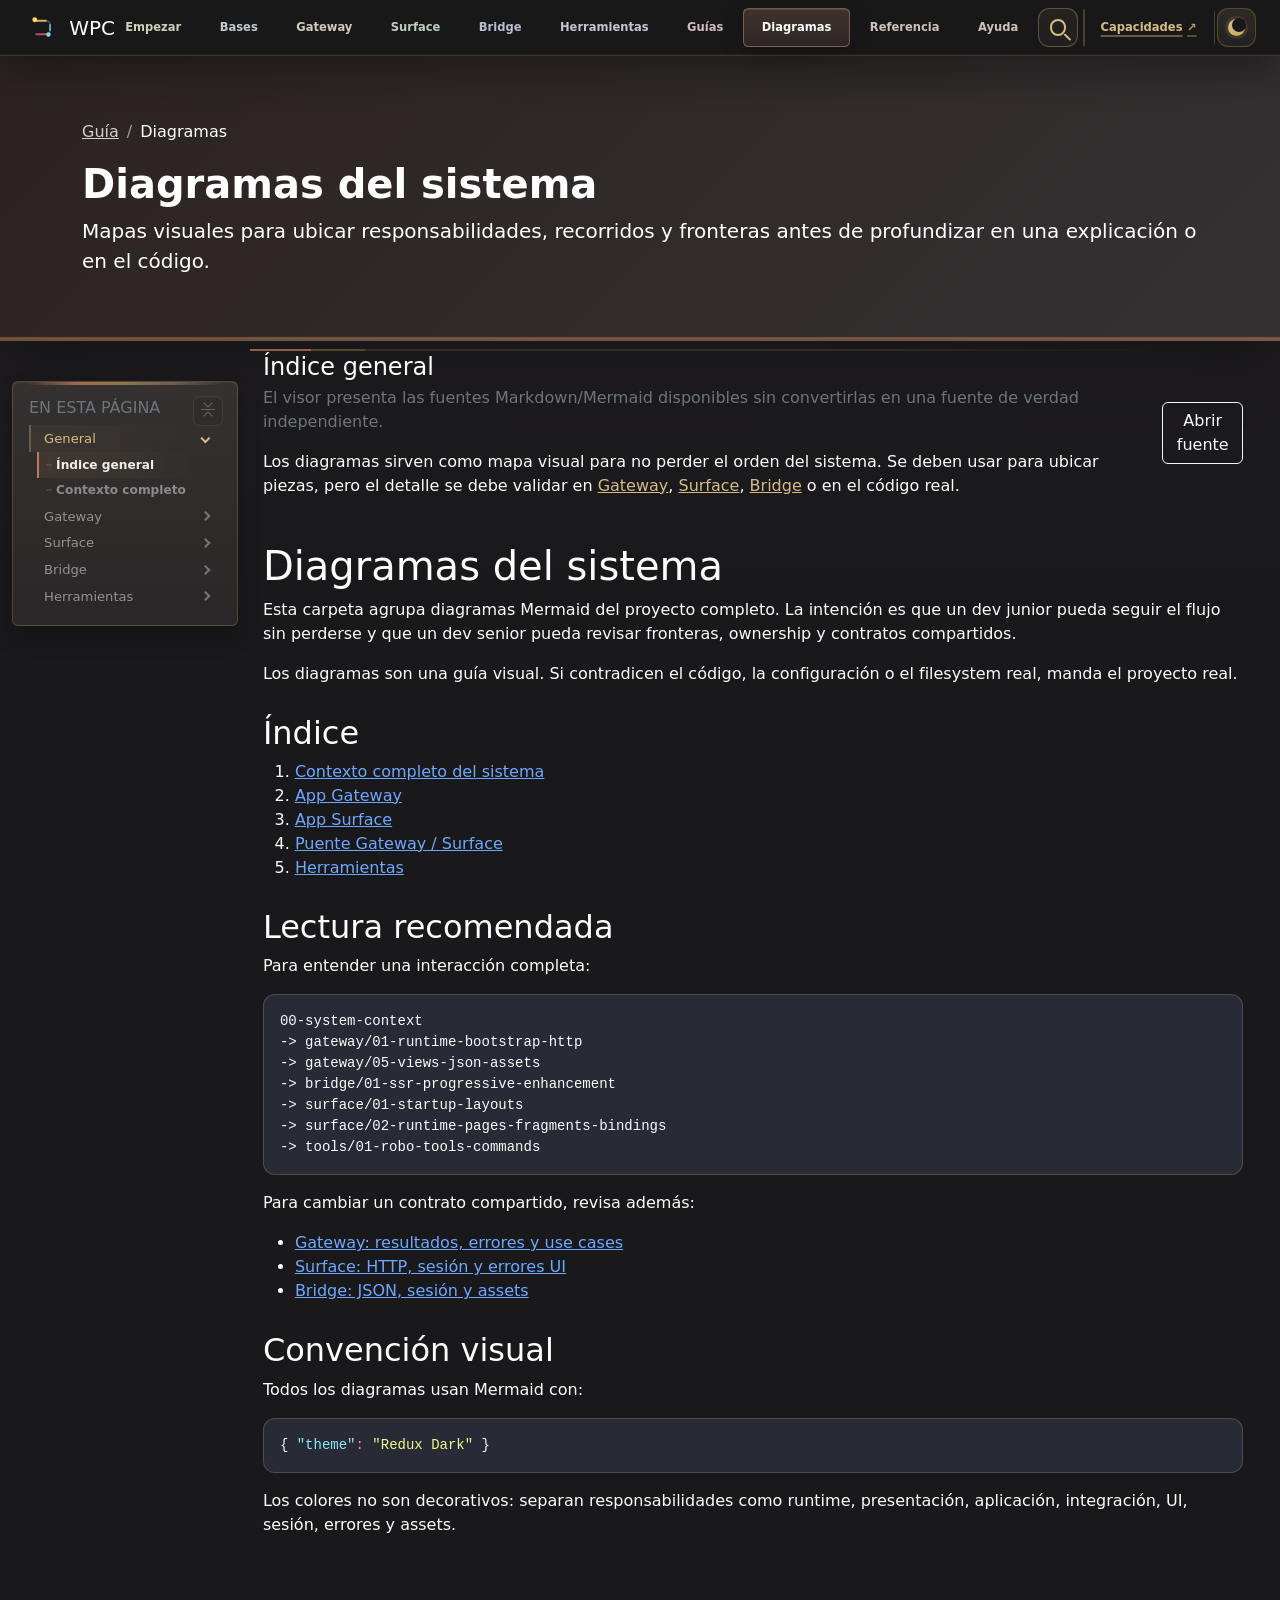
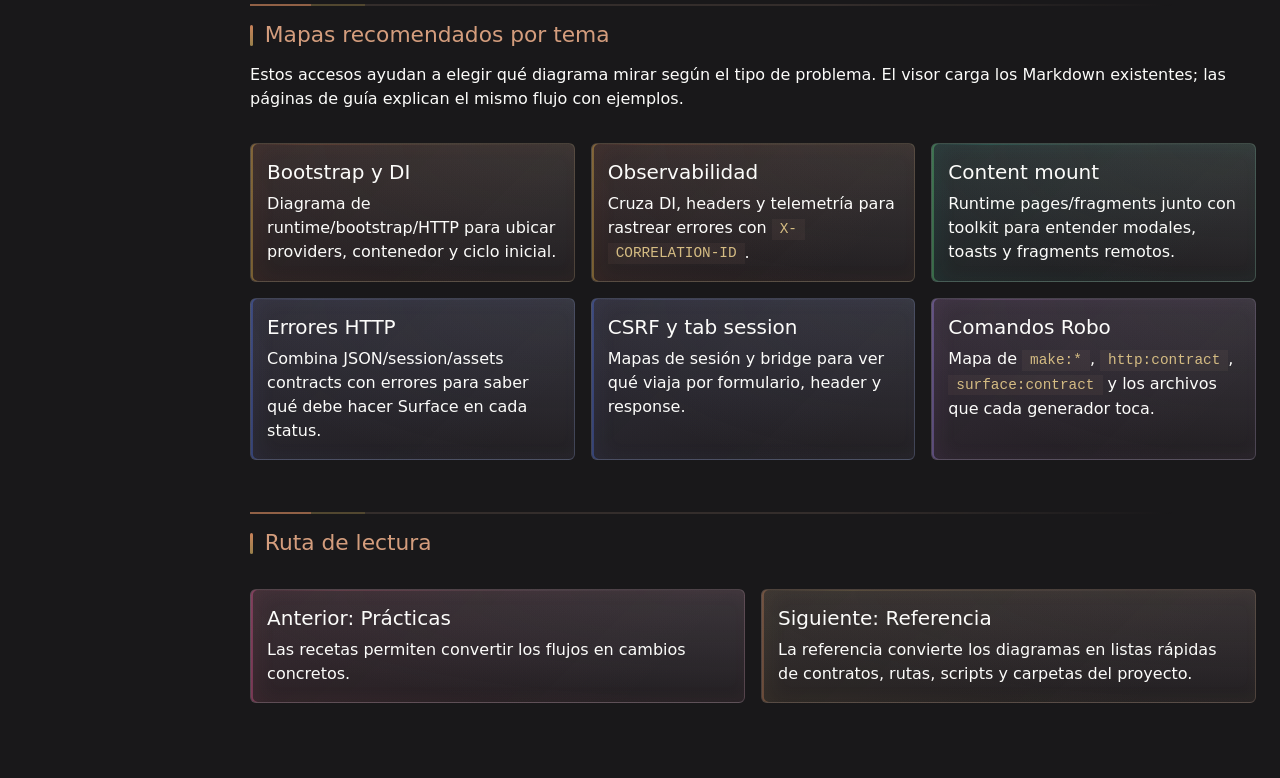
<file: guide/diagrams.html>
<!doctype html>
<html lang="es" data-bs-theme="dark">
  <head>
    <meta charset="utf-8" />
    <meta name="viewport" content="width=device-width, initial-scale=1" />
    <title>Diagramas | Web Platform Core Guía</title>
    <link
      rel="icon"
      type="image/svg+xml"
      href="assets/img/web-platform-core.svg"
    />
    <script src="assets/js/theme.js"></script>
    <link href="assets/lib/css/bootstrap.min.css" rel="stylesheet" />
    <link href="assets/lib/css/bootstrap-icons-min.css" rel="stylesheet" />
    <link href="assets/css/guide.css" rel="stylesheet" />
  </head>

  <body class="guide-page--diagrams">
    <nav class="navbar navbar-expand-xl bg-white border-bottom sticky-top">
      <div class="container-fluid px-3 px-lg-4">
        <a class="navbar-brand" href="index.html">
          <img
            class="navbar-brand__logo"
            src="assets/img/web-platform-core.svg"
            alt=""
            aria-hidden="true"
          />
          <span class="navbar-brand__text">WPC</span>
        </a>
        <button
          class="navbar-toggler"
          type="button"
          data-bs-toggle="collapse"
          data-bs-target="#guide-navbar"
          aria-controls="guide-navbar"
          aria-expanded="false"
          aria-label="Abrir navegación"
        >
          <span class="navbar-toggler-icon"></span>
        </button>
        <div id="guide-navbar" class="collapse navbar-collapse">
          <ul class="navbar-nav ms-auto mb-2 mb-lg-0" data-guide-nav>
            <li class="nav-item">
              <a class="nav-link" href="getting-started.html">Empezar</a>
            </li>
            <li class="nav-item">
              <a class="nav-link" href="fundamentals.html">Bases</a>
            </li>
            <li class="nav-item">
              <a class="nav-link" href="app-gateway.html">Gateway</a>
            </li>
            <li class="nav-item">
              <a class="nav-link" href="app-surface.html">Surface</a>
            </li>
            <li class="nav-item">
              <a class="nav-link" href="bridge.html">Bridge</a>
            </li>
            <li class="nav-item">
              <a class="nav-link" href="tools.html">Herramientas</a>
            </li>
            <li class="nav-item">
              <a class="nav-link" href="recipes.html">Prácticas</a>
            </li>
            <li class="nav-item">
              <a class="nav-link active" href="diagrams.html">Diagramas</a>
            </li>
            <li class="nav-item">
              <a class="nav-link" href="reference.html">Referencia</a>
            </li>
            <li class="nav-item">
              <a class="nav-link" href="troubleshooting.html">Ayuda</a>
            </li>
          </ul>
        </div>
      </div>
    </nav>

    <header class="guide-page-hero text-white py-5">
      <div class="container py-3">
        <nav aria-label="breadcrumb">
          <ol class="breadcrumb mb-3">
            <li class="breadcrumb-item"><a href="index.html">Guía</a></li>
            <li class="breadcrumb-item active" aria-current="page">
              Diagramas
            </li>
          </ol>
        </nav>
        <h1 class="display-6 fw-bold">Diagramas del sistema</h1>
        <p class="lead mb-0">
          Mapas visuales para ubicar responsabilidades, recorridos y fronteras
          antes de profundizar en una explicación o en el código.
        </p>
      </div>
    </header>

    <div class="container-fluid guide-shell px-3 px-lg-4 py-4">
      <div class="row g-4">
        <aside class="col-lg-3 col-xl-2 px-0 pt-3">
          <div id="diagram-list" class="guide-sidebar position-sticky">
            <div class="card border-0 shadow-sm">
              <div class="card-body">
                <h2 class="h6 text-uppercase text-secondary">En esta página</h2>
                <nav
                  id="guide-nav"
                  class="guide-nav nav nav-pills flex-column"
                  aria-label="Diagramas disponibles"
                >
                  <button class="nav-link" type="button">General</button>
                  <button
                    class="nav-link guide-nav-link--subsection active"
                    type="button"
                    data-doc-source="../diagrams/README.md"
                  >
                    Índice general
                  </button>
                  <button
                    class="nav-link guide-nav-link--subsection"
                    type="button"
                    data-doc-source="../diagrams/00-system-context.md"
                  >
                    Contexto completo
                  </button>

                  <button class="nav-link" type="button">Gateway</button>
                  <button
                    class="nav-link guide-nav-link--subsection"
                    type="button"
                    data-doc-source="../diagrams/gateway/README.md"
                  >
                    Índice gateway
                  </button>
                  <button
                    class="nav-link guide-nav-link--subsection"
                    type="button"
                    data-doc-source="../diagrams/gateway/01-runtime-bootstrap-http.md"
                  >
                    Runtime, bootstrap y HTTP
                  </button>
                  <button
                    class="nav-link guide-nav-link--subsection"
                    type="button"
                    data-doc-source="../diagrams/gateway/02-routing-middleware-controller.md"
                  >
                    Routing, middleware y controller
                  </button>
                  <button
                    id="diagram-gateway-usecases-results-errors"
                    class="nav-link guide-nav-link--subsection"
                    type="button"
                    data-doc-source="../diagrams/gateway/03-usecases-results-errors.md"
                  >
                    Use cases, resultados y errores
                  </button>
                  <button
                    id="diagram-gateway-outbound-services-connectors"
                    class="nav-link guide-nav-link--subsection"
                    type="button"
                    data-doc-source="../diagrams/gateway/04-outbound-services-connectors.md"
                  >
                    Outbound, services y connectors
                  </button>
                  <button
                    class="nav-link guide-nav-link--subsection"
                    type="button"
                    data-doc-source="../diagrams/gateway/05-views-json-assets.md"
                  >
                    Views y respuestas HTTP
                  </button>
                  <button
                    class="nav-link guide-nav-link--subsection"
                    type="button"
                    data-doc-source="../diagrams/gateway/06-di-observability-headers.md"
                  >
                    DI, observabilidad y headers
                  </button>

                  <button class="nav-link" type="button">Surface</button>
                  <button
                    class="nav-link guide-nav-link--subsection"
                    type="button"
                    data-doc-source="../diagrams/surface/README.md"
                  >
                    Índice surface
                  </button>
                  <button
                    class="nav-link guide-nav-link--subsection"
                    type="button"
                    data-doc-source="../diagrams/surface/01-startup-layouts.md"
                  >
                    Startup y layouts
                  </button>
                  <button
                    class="nav-link guide-nav-link--subsection"
                    type="button"
                    data-doc-source="../diagrams/surface/02-runtime-pages-fragments-bindings.md"
                  >
                    Runtime, pages y fragments
                  </button>
                  <button
                    class="nav-link guide-nav-link--subsection"
                    type="button"
                    data-doc-source="../diagrams/surface/03-http-session-errors.md"
                  >
                    HTTP, sesión y errores
                  </button>
                  <button
                    id="diagram-surface-workspace-toolkit-adapters"
                    class="nav-link guide-nav-link--subsection"
                    type="button"
                    data-doc-source="../diagrams/surface/04-workspace-toolkit-adapters.md"
                  >
                    Workspace, toolkit y adapters
                  </button>
                  <button
                    class="nav-link guide-nav-link--subsection"
                    type="button"
                    data-doc-source="../diagrams/surface/05-vite-styles-assets.md"
                  >
                    Vite, estilos y assets
                  </button>

                  <button class="nav-link" type="button">Bridge</button>
                  <button
                    class="nav-link guide-nav-link--subsection"
                    type="button"
                    data-doc-source="../diagrams/bridge/README.md"
                  >
                    Índice bridge
                  </button>
                  <button
                    id="diagram-bridge-ssr-progressive-enhancement"
                    class="nav-link guide-nav-link--subsection"
                    type="button"
                    data-doc-source="../diagrams/bridge/01-ssr-progressive-enhancement.md"
                  >
                    SSR y Progressive Enhancement
                  </button>
                  <button
                    id="diagram-bridge-fragments-dynamic-content"
                    class="nav-link guide-nav-link--subsection"
                    type="button"
                    data-doc-source="../diagrams/bridge/02-fragments-dynamic-content.md"
                  >
                    Fragments y contenido dinámico
                  </button>
                  <button
                    id="diagram-bridge-json-session-assets-contracts"
                    class="nav-link guide-nav-link--subsection"
                    type="button"
                    data-doc-source="../diagrams/bridge/03-json-session-assets-contracts.md"
                  >
                    JSON, sesión y assets
                  </button>

                  <button class="nav-link" type="button">Herramientas</button>
                  <button
                    class="nav-link guide-nav-link--subsection"
                    type="button"
                    data-doc-source="../diagrams/tools/README.md"
                  >
                    Índice de herramientas
                  </button>
                  <button
                    class="nav-link guide-nav-link--subsection"
                    type="button"
                    data-doc-source="../diagrams/tools/01-robo-tools-commands.md"
                  >
                    Robo, scaffolding y contratos
                  </button>
                </nav>
              </div>
            </div>
          </div>
        </aside>

        <main class="col-lg-9 col-xl-10 mt-2">
          <section class="guide-section pt-0">
            <div class="card border-0 shadow-sm">
              <div class="card-body">
                <div
                  class="d-flex flex-column flex-lg-row align-items-lg-center justify-content-between gap-3 mb-3"
                >
                  <div>
                    <h2 class="h4 mb-1" data-markdown-title>Índice general</h2>
                    <p class="text-secondary">
                      El visor presenta las fuentes Markdown/Mermaid disponibles
                      sin convertirlas en una fuente de verdad independiente.
                    </p>
                    <p>
                      Los diagramas sirven como mapa visual para no perder el
                      orden del sistema. Se deben usar para ubicar piezas, pero
                      el detalle se debe validar en
                      <a href="app-gateway.html#overview">Gateway</a>,
                      <a href="app-surface.html#overview">Surface</a>,
                      <a href="bridge.html#ssr">Bridge</a> o en el código real.
                    </p>
                  </div>
                  <a
                    class="btn btn-outline-light"
                    href="../diagrams/README.md"
                    data-markdown-source-link
                  >
                    Abrir fuente
                  </a>
                </div>
                <article class="markdown-viewer" data-markdown-viewer></article>
              </div>
            </div>
          </section>

          <section id="recommended-maps" class="guide-section">
            <h2>Mapas recomendados por tema</h2>
            <p>
              Estos accesos ayudan a elegir qué diagrama mirar según el tipo de
              problema. El visor carga los Markdown existentes; las páginas de
              guía explican el mismo flujo con ejemplos.
            </p>
            <div class="row g-3">
              <div class="col-md-6 col-xl-4">
                <a class="guide-card-link" href="app-gateway.html#bootstrap-di">
                  <div class="card h-100 concept-card">
                    <div class="card-body">
                      <h3 class="h5">Bootstrap y DI</h3>
                      <p class="mb-0">
                        Diagrama de runtime/bootstrap/HTTP para ubicar
                        providers, contenedor y ciclo inicial.
                      </p>
                    </div>
                  </div>
                </a>
              </div>
              <div class="col-md-6 col-xl-4">
                <a
                  class="guide-card-link"
                  href="app-gateway.html#observability"
                >
                  <div class="card h-100 concept-card">
                    <div class="card-body">
                      <h3 class="h5">Observabilidad</h3>
                      <p class="mb-0">
                        Cruza DI, headers y telemetría para rastrear errores con
                        <code>X-CORRELATION-ID</code>.
                      </p>
                    </div>
                  </div>
                </a>
              </div>
              <div class="col-md-6 col-xl-4">
                <a
                  class="guide-card-link"
                  href="app-surface.html#content-mount"
                >
                  <div class="card h-100 concept-card">
                    <div class="card-body">
                      <h3 class="h5">Content mount</h3>
                      <p class="mb-0">
                        Runtime pages/fragments junto con toolkit para entender
                        modales, toasts y fragments remotos.
                      </p>
                    </div>
                  </div>
                </a>
              </div>
              <div class="col-md-6 col-xl-4">
                <a class="guide-card-link" href="bridge.html#error-contracts">
                  <div class="card h-100 concept-card">
                    <div class="card-body">
                      <h3 class="h5">Errores HTTP</h3>
                      <p class="mb-0">
                        Combina JSON/session/assets contracts con errores para
                        saber qué debe hacer Surface en cada status.
                      </p>
                    </div>
                  </div>
                </a>
              </div>
              <div class="col-md-6 col-xl-4">
                <a class="guide-card-link" href="bridge.html#security">
                  <div class="card h-100 concept-card">
                    <div class="card-body">
                      <h3 class="h5">CSRF y tab session</h3>
                      <p class="mb-0">
                        Mapas de sesión y bridge para ver qué viaja por
                        formulario, header y response.
                      </p>
                    </div>
                  </div>
                </a>
              </div>
              <div class="col-md-6 col-xl-4">
                <a class="guide-card-link" href="tools.html">
                  <div class="card h-100 concept-card">
                    <div class="card-body">
                      <h3 class="h5">Comandos Robo</h3>
                      <p class="mb-0">
                        Mapa de <code>make:*</code>, <code>http:contract</code>,
                        <code>surface:contract</code> y los archivos que cada
                        generador toca.
                      </p>
                    </div>
                  </div>
                </a>
              </div>
            </div>
          </section>

          <section id="next" class="guide-section">
            <h2>Ruta de lectura</h2>
            <div class="row g-3">
              <div class="col-md-6">
                <a class="guide-card-link" href="recipes.html">
                  <div class="card h-100 concept-card">
                    <div class="card-body">
                      <h3 class="h5">Anterior: Prácticas</h3>
                      <p class="mb-0">
                        Las recetas permiten convertir los flujos en cambios
                        concretos.
                      </p>
                    </div>
                  </div>
                </a>
              </div>
              <div class="col-md-6">
                <a class="guide-card-link" href="reference.html">
                  <div class="card h-100 concept-card">
                    <div class="card-body">
                      <h3 class="h5">Siguiente: Referencia</h3>
                      <p class="mb-0">
                        La referencia convierte los diagramas en listas rápidas
                        de contratos, rutas, scripts y carpetas del proyecto.
                      </p>
                    </div>
                  </div>
                </a>
              </div>
            </div>
          </section>
        </main>
      </div>
    </div>

    <script src="assets/lib/js/bootstrap.bundle.min.js"></script>
    <script src="assets/lib/js/marked.min.js"></script>
    <script src="assets/lib/js/mermaid.min.js"></script>
    <script src="assets/js/guide.js"></script>
  </body>
</html>
</file>
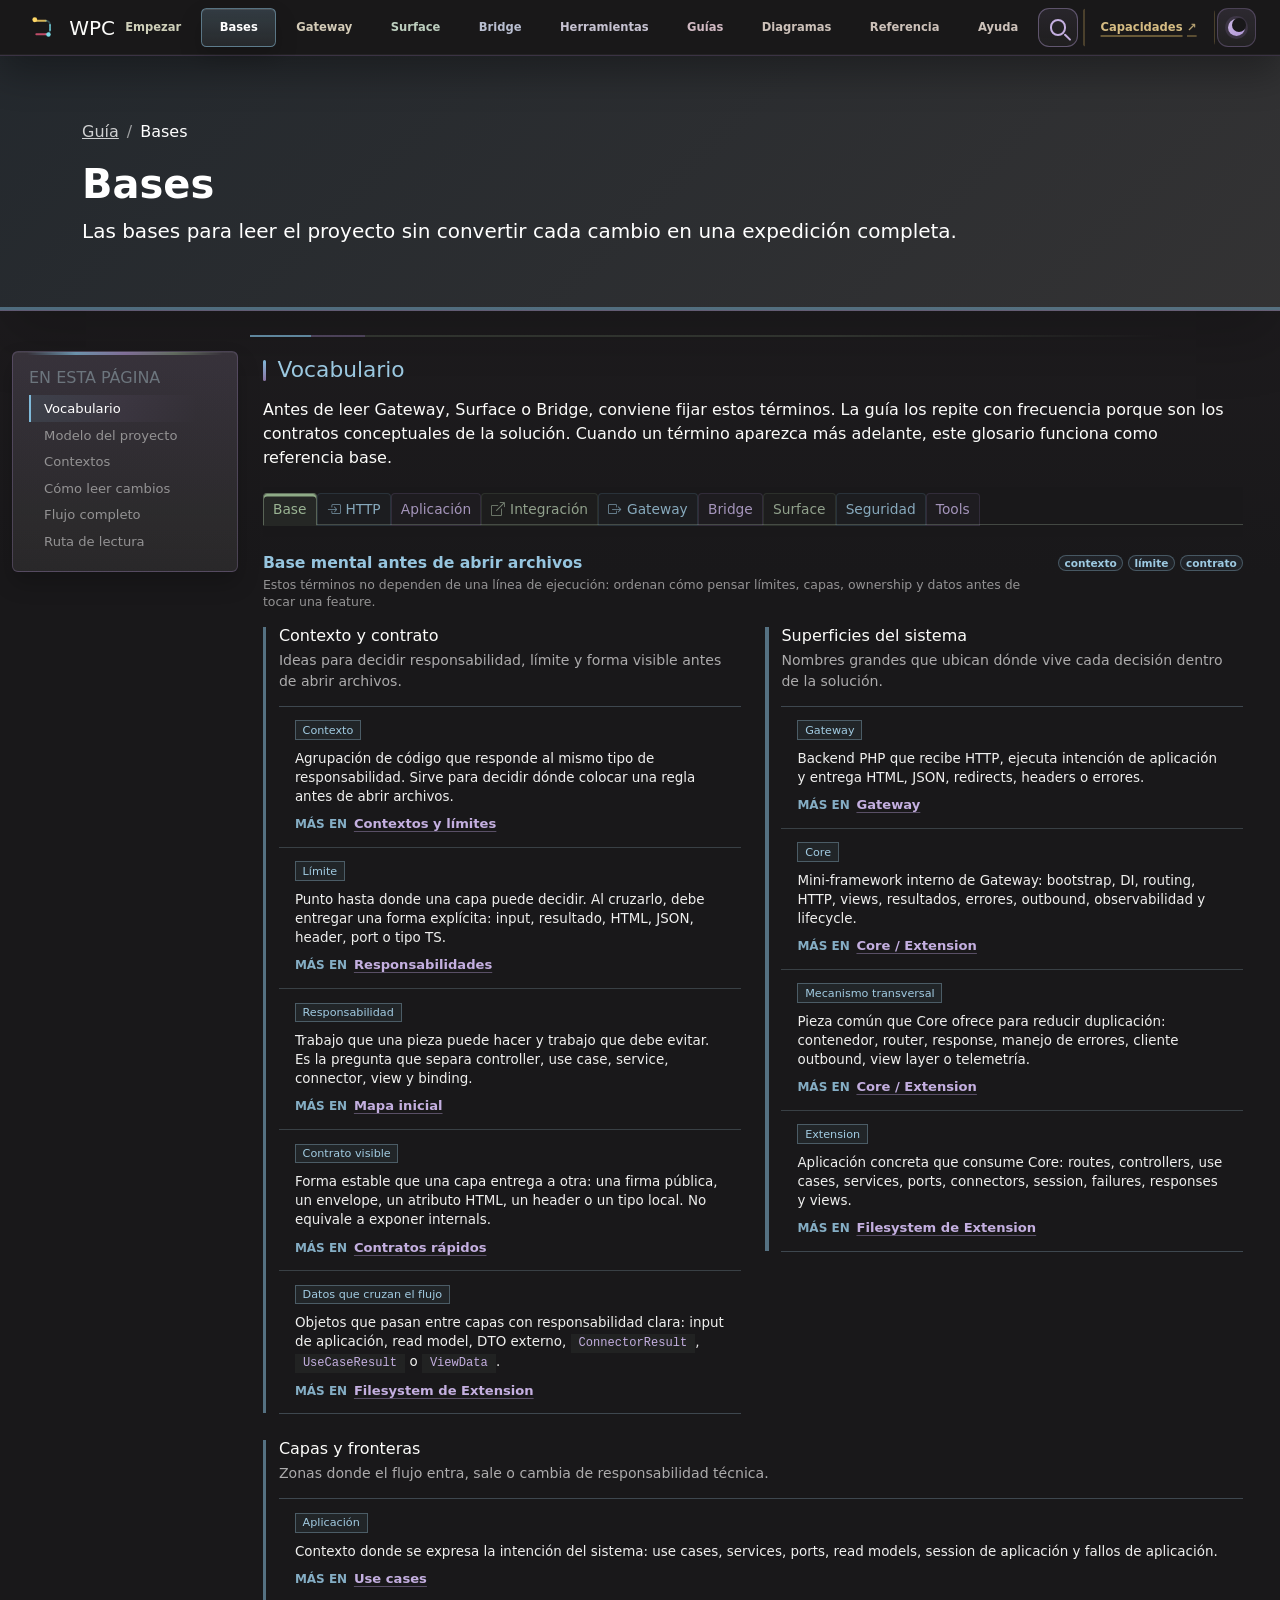
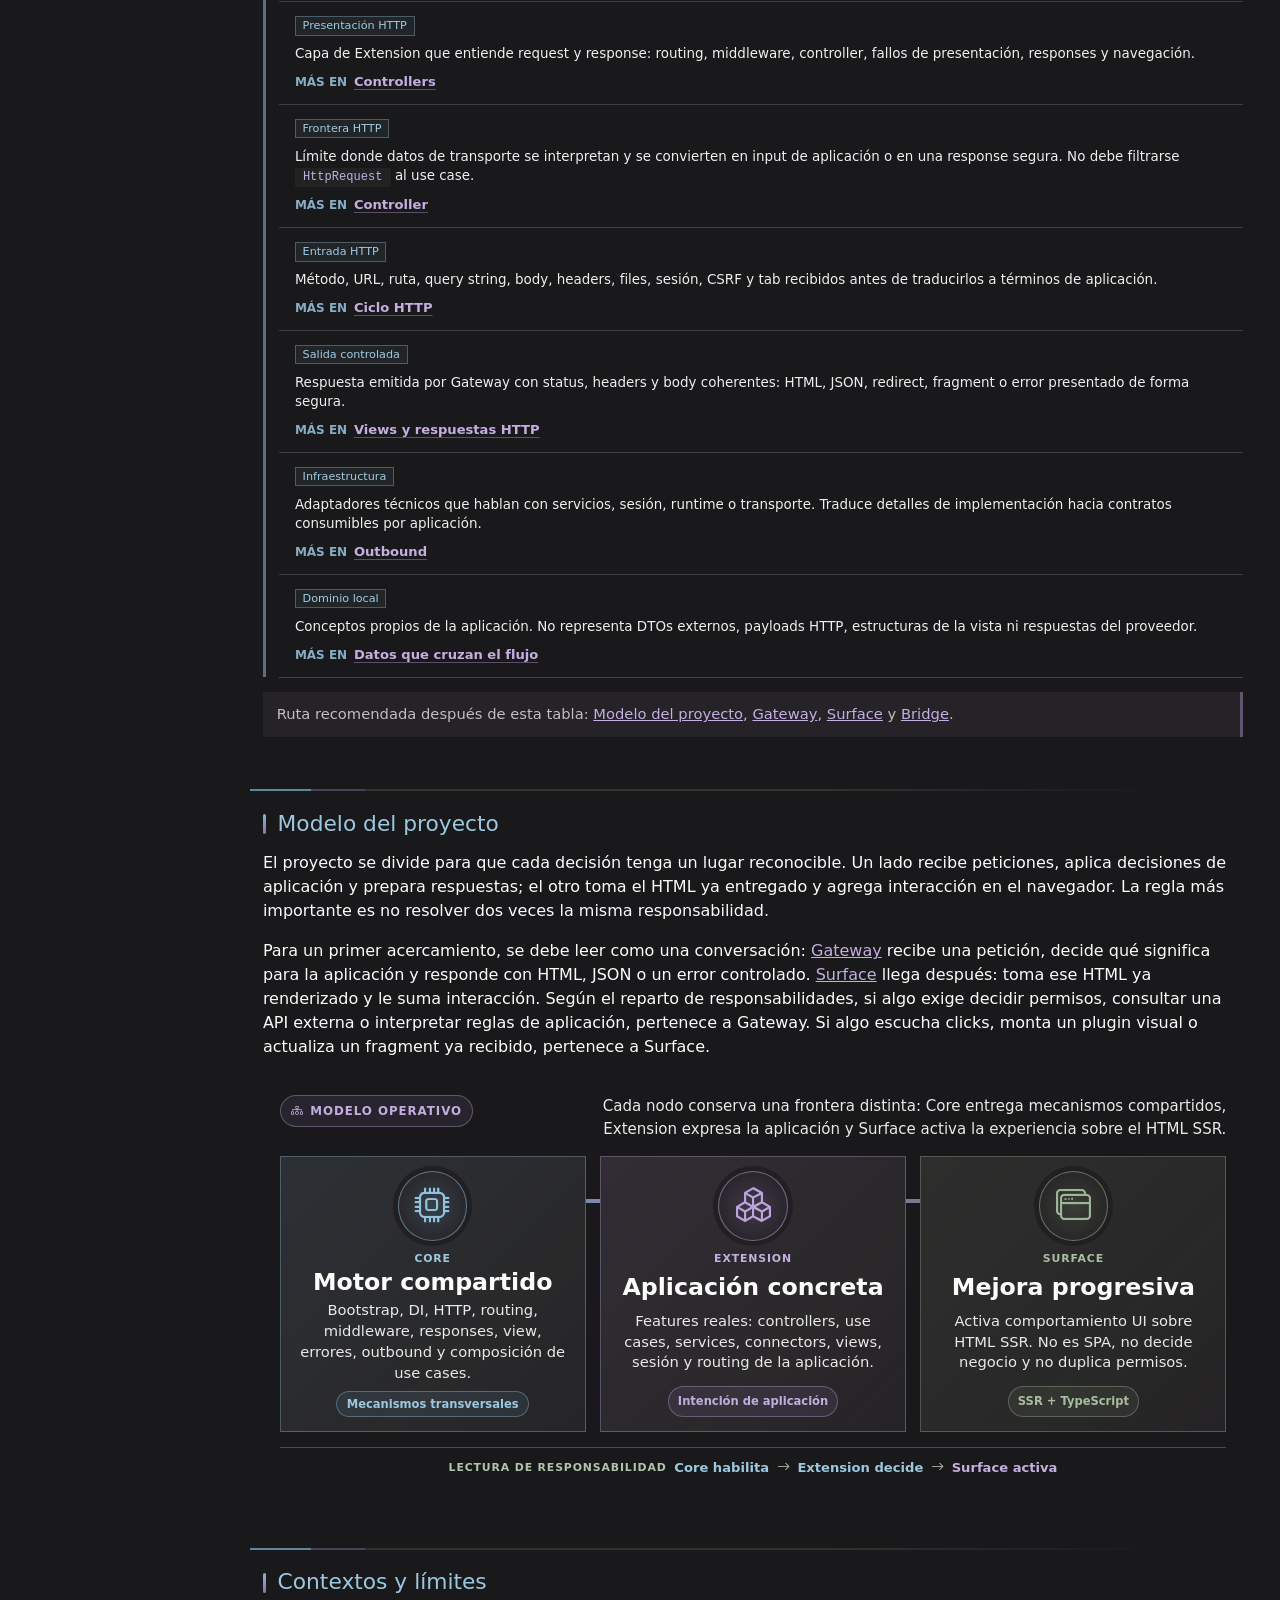
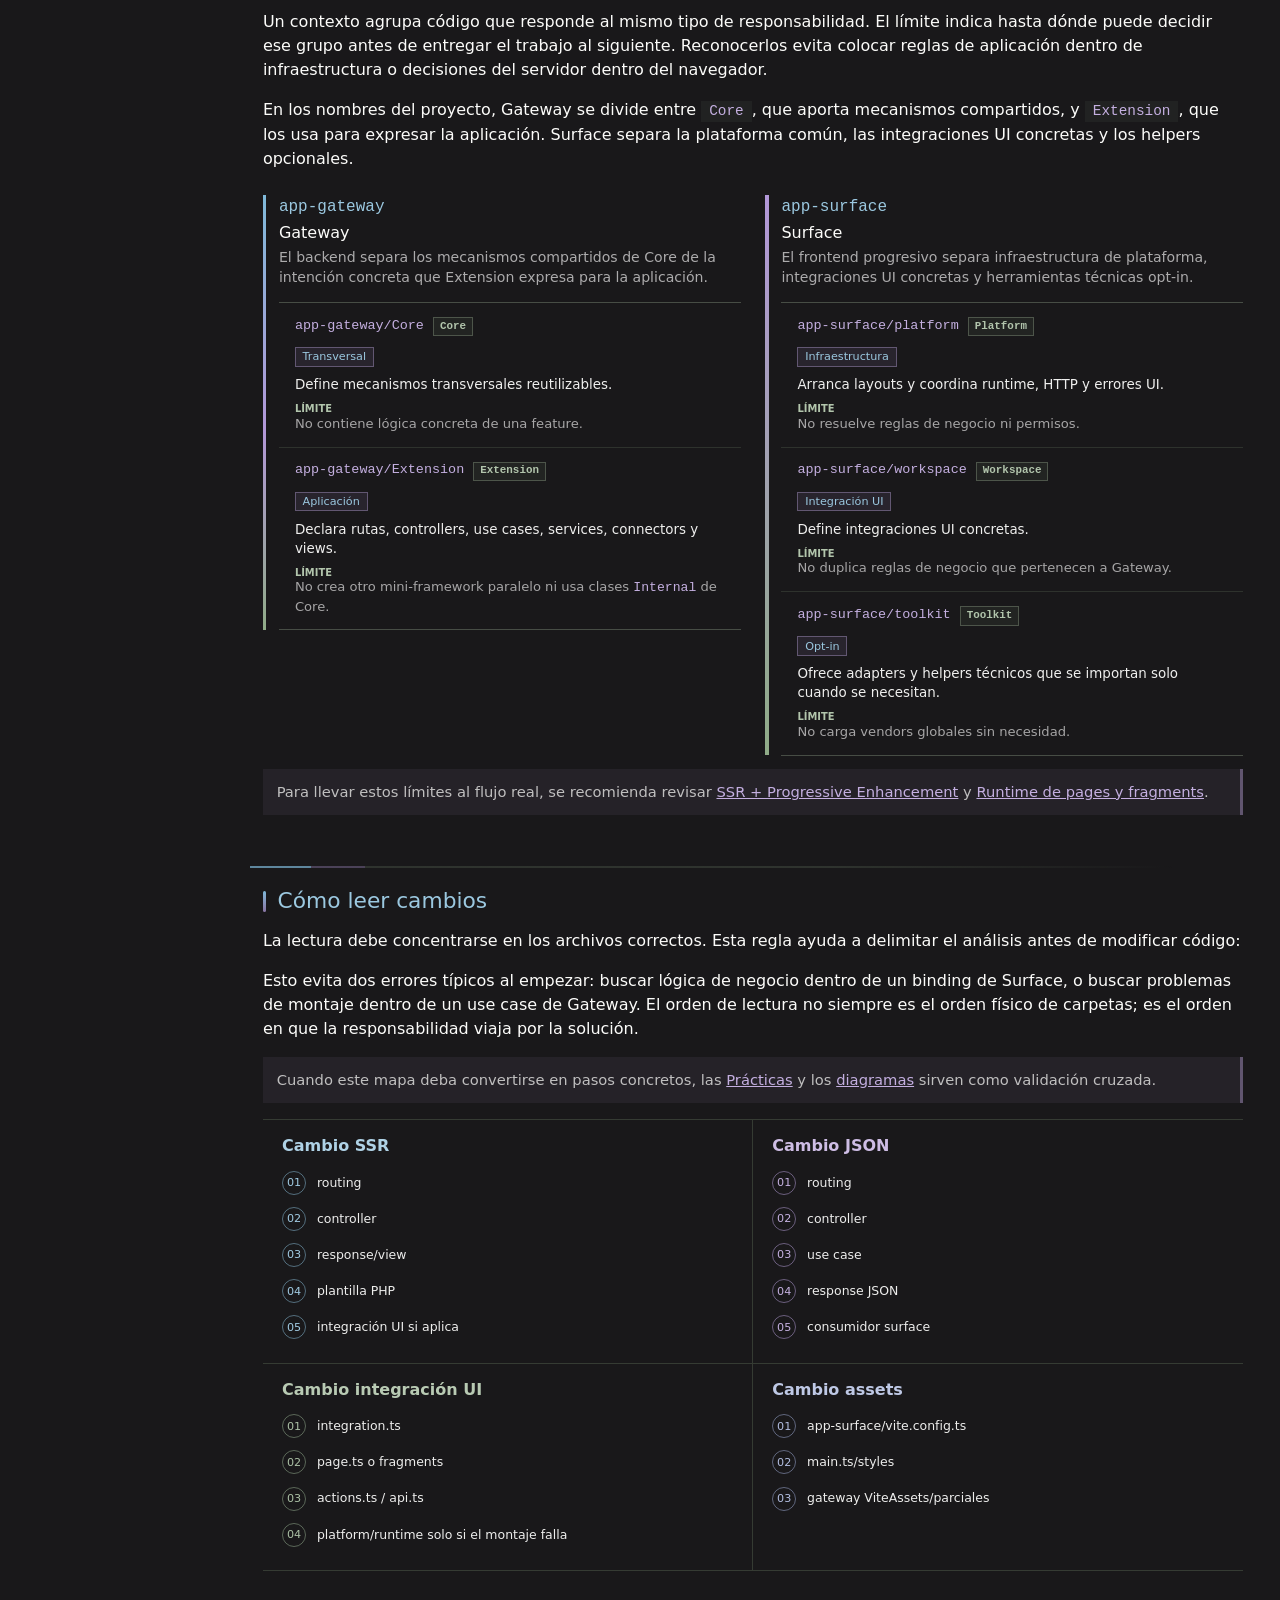
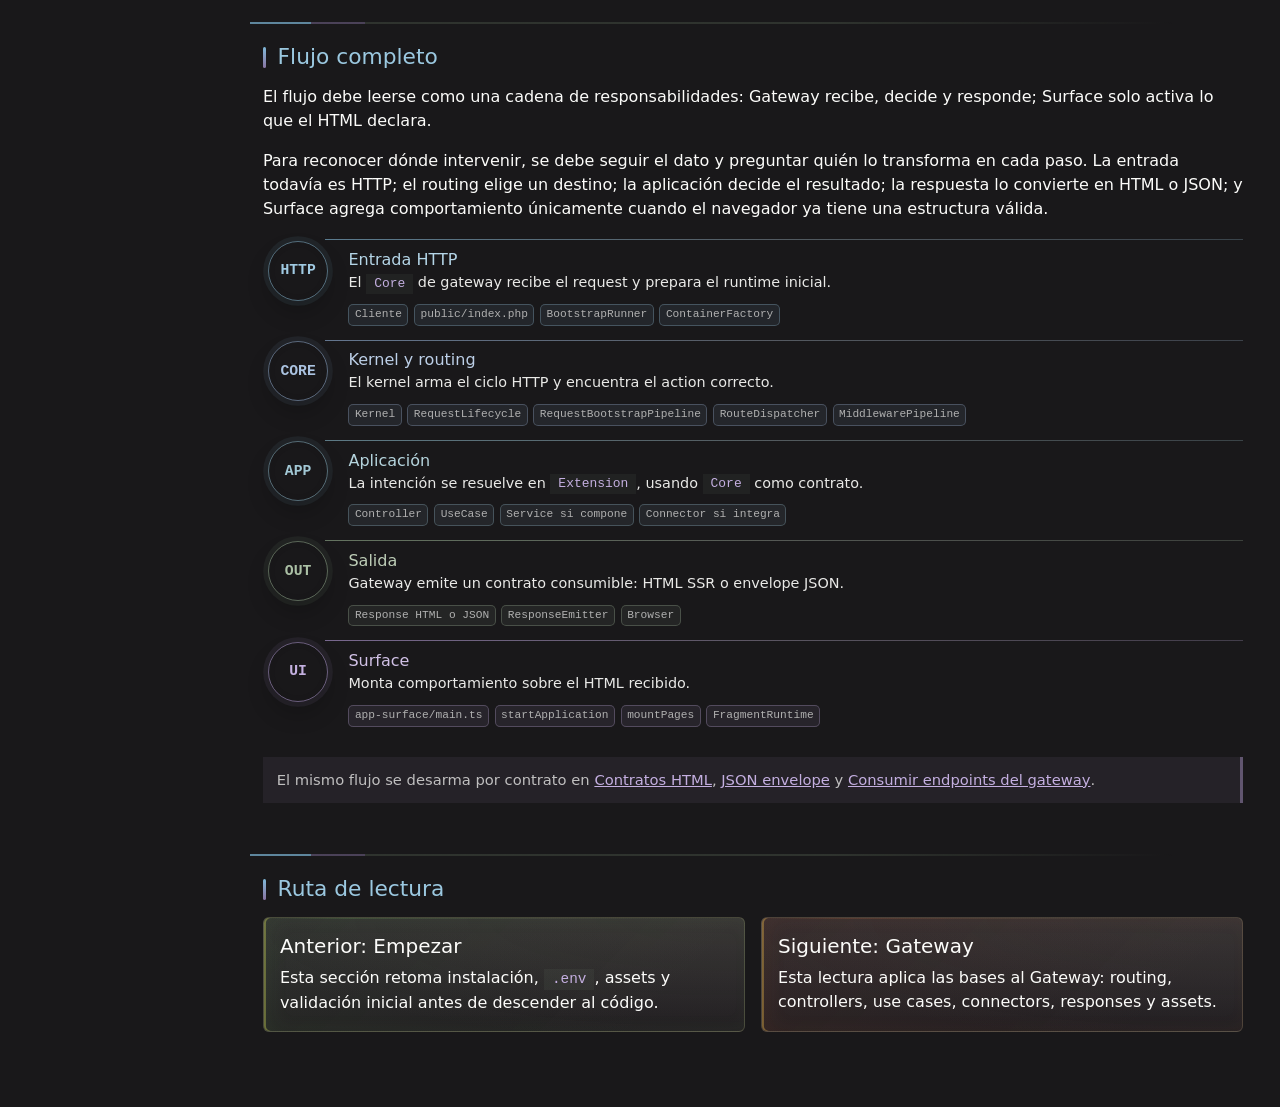
<file: guide/fundamentals.html>
<!doctype html>
<html lang="es" data-bs-theme="dark">
  <head>
    <meta charset="utf-8" />
    <meta name="viewport" content="width=device-width, initial-scale=1" />
    <title>Bases | Web Platform Core Guía</title>
    <link
      rel="icon"
      type="image/svg+xml"
      href="assets/img/web-platform-core.svg"
    />
    <script src="assets/js/theme.js"></script>
    <link href="assets/lib/css/bootstrap.min.css" rel="stylesheet" />
    <link href="assets/lib/css/bootstrap-icons-min.css" rel="stylesheet" />
    <link href="assets/css/guide.css" rel="stylesheet" />
  </head>

  <body
    class="guide-page--fundamentals"
    data-bs-spy="scroll"
    data-bs-target="#guide-nav"
    data-bs-smooth-scroll="true"
    tabindex="0"
  >
    <nav class="navbar navbar-expand-xl bg-white border-bottom sticky-top">
      <div class="container-fluid px-3 px-lg-4">
        <a class="navbar-brand" href="index.html">
          <img
            class="navbar-brand__logo"
            src="assets/img/web-platform-core.svg"
            alt=""
            aria-hidden="true"
          />
          <span class="navbar-brand__text">WPC</span>
        </a>
        <button
          class="navbar-toggler"
          type="button"
          data-bs-toggle="collapse"
          data-bs-target="#guide-navbar"
          aria-controls="guide-navbar"
          aria-expanded="false"
          aria-label="Abrir navegación"
        >
          <span class="navbar-toggler-icon"></span>
        </button>
        <div id="guide-navbar" class="collapse navbar-collapse">
          <ul class="navbar-nav ms-auto mb-2 mb-lg-0" data-guide-nav>
            <li class="nav-item">
              <a class="nav-link" href="getting-started.html">Empezar</a>
            </li>
            <li class="nav-item">
              <a class="nav-link" href="fundamentals.html">Bases</a>
            </li>
            <li class="nav-item">
              <a class="nav-link" href="app-gateway.html">Gateway</a>
            </li>
            <li class="nav-item">
              <a class="nav-link" href="app-surface.html">Surface</a>
            </li>
            <li class="nav-item">
              <a class="nav-link" href="bridge.html">Bridge</a>
            </li>
            <li class="nav-item">
              <a class="nav-link" href="tools.html">Herramientas</a>
            </li>
            <li class="nav-item">
              <a class="nav-link" href="recipes.html">Prácticas</a>
            </li>
            <li class="nav-item">
              <a class="nav-link" href="diagrams.html">Diagramas</a>
            </li>
            <li class="nav-item">
              <a class="nav-link" href="reference.html">Referencia</a>
            </li>
            <li class="nav-item">
              <a class="nav-link" href="troubleshooting.html">Ayuda</a>
            </li>
          </ul>
        </div>
      </div>
    </nav>

    <header class="guide-page-hero text-white py-5">
      <div class="container py-3">
        <nav aria-label="breadcrumb">
          <ol class="breadcrumb mb-3">
            <li class="breadcrumb-item"><a href="index.html">Guía</a></li>
            <li class="breadcrumb-item active" aria-current="page">Bases</li>
          </ol>
        </nav>
        <h1 class="display-6 fw-bold">Bases</h1>
        <p class="lead mb-0">
          Las bases para leer el proyecto sin convertir cada cambio en una
          expedición completa.
        </p>
      </div>
    </header>

    <div class="container-fluid guide-shell px-3 px-lg-4 py-4">
      <div class="row g-4">
        <aside class="col-lg-3 col-xl-2 px-0 pt-3">
          <div class="guide-sidebar position-sticky">
            <div class="card border-0 shadow-sm">
              <div class="card-body">
                <h2 class="h6 text-uppercase text-secondary">En esta página</h2>
                <nav id="guide-nav" class="guide-nav nav nav-pills flex-column">
                  <a class="nav-link" href="#vocabulary">Vocabulario</a>
                  <a class="nav-link" href="#project-model"
                    >Modelo del proyecto</a
                  >
                  <a class="nav-link" href="#context">Contextos</a>
                  <a class="nav-link" href="#reading">Cómo leer cambios</a>
                  <a class="nav-link" href="#flow">Flujo completo</a>
                  <a class="nav-link" href="#next">Ruta de lectura</a>
                </nav>
              </div>
            </div>
          </div>
        </aside>

        <main class="col-lg-9 col-xl-10">
          <section id="vocabulary" class="guide-section">
            <div class="card border-0 shadow-sm">
              <div class="card-body">
                <h2>Vocabulario</h2>
                <p>
                  Antes de leer Gateway, Surface o Bridge, conviene fijar estos
                  términos. La guía los repite con frecuencia porque son los
                  contratos conceptuales de la solución. Cuando un término
                  aparezca más adelante, este glosario funciona como referencia
                  base.
                </p>
                <div
                  class="vocabulary-map"
                  data-vocabulary-default="foundation"
                  data-vocabulary-tabs
                >
                  <ol
                    class="vocabulary-flow"
                    role="tablist"
                    aria-label="Momentos del vocabulario"
                    aria-orientation="horizontal"
                  >
                    <li
                      class="vocabulary-flow__step vocabulary-flow__step--foundation"
                    >
                      <button
                        id="vocabulary-tab-foundation"
                        type="button"
                        class="vocabulary-flow__tab is-active"
                        role="tab"
                        aria-selected="true"
                        aria-controls="vocabulary-stage-foundation"
                        data-vocabulary-tab="foundation"
                      >
                        <span>
                          <strong>Base</strong>
                        </span>
                      </button>
                    </li>
                    <li
                      class="vocabulary-flow__step vocabulary-flow__step--entry"
                    >
                      <button
                        id="vocabulary-tab-entry"
                        type="button"
                        class="vocabulary-flow__tab"
                        role="tab"
                        aria-selected="false"
                        aria-controls="vocabulary-stage-entry"
                        data-vocabulary-tab="entry"
                      >
                        <span>
                          <i
                            class="bi bi-box-arrow-in-right vocabulary-flow__icon"
                            aria-hidden="true"
                          ></i>
                          <strong>HTTP</strong>
                        </span>
                      </button>
                    </li>
                    <li
                      class="vocabulary-flow__step vocabulary-flow__step--application"
                    >
                      <button
                        id="vocabulary-tab-application"
                        type="button"
                        class="vocabulary-flow__tab"
                        role="tab"
                        aria-selected="false"
                        aria-controls="vocabulary-stage-application"
                        data-vocabulary-tab="application"
                      >
                        <span>
                          <strong>Aplicación</strong>
                        </span>
                      </button>
                    </li>
                    <li
                      class="vocabulary-flow__step vocabulary-flow__step--outbound"
                    >
                      <button
                        id="vocabulary-tab-outbound"
                        type="button"
                        class="vocabulary-flow__tab"
                        role="tab"
                        aria-selected="false"
                        aria-controls="vocabulary-stage-outbound"
                        data-vocabulary-tab="outbound"
                      >
                        <span>
                          <i
                            class="bi bi-box-arrow-up-right vocabulary-flow__icon"
                            aria-hidden="true"
                          ></i>
                          <strong>Integración</strong>
                        </span>
                      </button>
                    </li>
                    <li
                      class="vocabulary-flow__step vocabulary-flow__step--response"
                    >
                      <button
                        id="vocabulary-tab-response"
                        type="button"
                        class="vocabulary-flow__tab"
                        role="tab"
                        aria-selected="false"
                        aria-controls="vocabulary-stage-response"
                        data-vocabulary-tab="response"
                      >
                        <span>
                          <i
                            class="bi bi-box-arrow-right vocabulary-flow__icon"
                            aria-hidden="true"
                          ></i>
                          <strong>Gateway</strong>
                        </span>
                      </button>
                    </li>
                    <li
                      class="vocabulary-flow__step vocabulary-flow__step--bridge"
                    >
                      <button
                        id="vocabulary-tab-bridge"
                        type="button"
                        class="vocabulary-flow__tab"
                        role="tab"
                        aria-selected="false"
                        aria-controls="vocabulary-stage-bridge"
                        data-vocabulary-tab="bridge"
                      >
                        <span>
                          <strong>Bridge</strong>
                        </span>
                      </button>
                    </li>
                    <li
                      class="vocabulary-flow__step vocabulary-flow__step--surface"
                    >
                      <button
                        id="vocabulary-tab-surface"
                        type="button"
                        class="vocabulary-flow__tab"
                        role="tab"
                        aria-selected="false"
                        aria-controls="vocabulary-stage-surface"
                        data-vocabulary-tab="surface"
                      >
                        <span>
                          <strong>Surface</strong>
                        </span>
                      </button>
                    </li>
                    <li
                      class="vocabulary-flow__step vocabulary-flow__step--security"
                    >
                      <button
                        id="vocabulary-tab-security"
                        type="button"
                        class="vocabulary-flow__tab"
                        role="tab"
                        aria-selected="false"
                        aria-controls="vocabulary-stage-security"
                        data-vocabulary-tab="security"
                      >
                        <span>
                          <strong>Seguridad</strong>
                        </span>
                      </button>
                    </li>
                    <li
                      class="vocabulary-flow__step vocabulary-flow__step--operations"
                    >
                      <button
                        id="vocabulary-tab-operations"
                        type="button"
                        class="vocabulary-flow__tab"
                        role="tab"
                        aria-selected="false"
                        aria-controls="vocabulary-stage-operations"
                        data-vocabulary-tab="operations"
                      >
                        <span>
                          <strong>Tools</strong>
                        </span>
                      </button>
                    </li>
                  </ol>
                </div>
                <div
                  id="vocabulary-panels"
                  class="vocabulary-panels"
                  data-vocabulary-panels
                >
                  <section
                    id="vocabulary-stage-foundation"
                    class="vocabulary-stage vocabulary-group-row vocabulary-group-row--foundation"
                    data-vocabulary-stage="foundation"
                    role="tabpanel"
                    aria-labelledby="vocabulary-tab-foundation"
                  >
                    <header class="vocabulary-stage__head">
                      <span class="vocabulary-group-row__content">
                        <span class="vocabulary-group-row__body">
                          <strong>Base mental antes de abrir archivos</strong>
                          <small>
                            Estos términos no dependen de una línea de
                            ejecución: ordenan cómo pensar límites, capas,
                            ownership y datos antes de tocar una feature.
                          </small>
                        </span>
                        <span class="vocabulary-group-row__tags">
                          <span>contexto</span>
                          <span>límite</span>
                          <span>contrato</span>
                        </span>
                      </span>
                    </header>
                    <div class="vocabulary-term-groups">
                      <section class="vocabulary-term-group">
                        <header class="vocabulary-term-group__header">
                          <h4 class="vocabulary-term-group__title">
                            Contexto y contrato
                          </h4>
                          <p class="vocabulary-term-group__summary">
                            Ideas para decidir responsabilidad, límite y forma
                            visible antes de abrir archivos.
                          </p>
                        </header>
                        <div class="vocabulary-term-list">
                          <article class="vocabulary-term">
                            <h3 class="vocabulary-term__name">
                              <code>Contexto</code>
                            </h3>
                            <p class="vocabulary-term__description">
                              Agrupación de código que responde al mismo tipo de
                              responsabilidad. Sirve para decidir dónde colocar
                              una regla antes de abrir archivos.
                            </p>
                            <div class="vocabulary-term__reference">
                              <a class="vocabulary-term__link" href="#context"
                                >Contextos y límites</a
                              >
                            </div>
                          </article>

                          <article class="vocabulary-term">
                            <h3 class="vocabulary-term__name">
                              <code>Límite</code>
                            </h3>
                            <p class="vocabulary-term__description">
                              Punto hasta donde una capa puede decidir. Al
                              cruzarlo, debe entregar una forma explícita:
                              input, resultado, HTML, JSON, header, port o tipo
                              TS.
                            </p>
                            <div class="vocabulary-term__reference">
                              <a
                                class="vocabulary-term__link"
                                href="bridge.html#ownership"
                                >Responsabilidades</a
                              >
                            </div>
                          </article>

                          <article class="vocabulary-term">
                            <h3 class="vocabulary-term__name">
                              <code>Responsabilidad</code>
                            </h3>
                            <p class="vocabulary-term__description">
                              Trabajo que una pieza puede hacer y trabajo que
                              debe evitar. Es la pregunta que separa controller,
                              use case, service, connector, view y binding.
                            </p>
                            <div class="vocabulary-term__reference">
                              <a
                                class="vocabulary-term__link"
                                href="index.html#capability-matrix"
                                >Mapa inicial</a
                              >
                            </div>
                          </article>

                          <article class="vocabulary-term">
                            <h3 class="vocabulary-term__name">
                              <code>Contrato visible</code>
                            </h3>
                            <p class="vocabulary-term__description">
                              Forma estable que una capa entrega a otra: una
                              firma pública, un envelope, un atributo HTML, un
                              header o un tipo local. No equivale a exponer
                              internals.
                            </p>
                            <div class="vocabulary-term__reference">
                              <a
                                class="vocabulary-term__link"
                                href="reference.html#quick-contracts"
                                >Contratos rápidos</a
                              >
                            </div>
                          </article>

                          <article class="vocabulary-term">
                            <h3 class="vocabulary-term__name">
                              <code>Datos que cruzan el flujo</code>
                            </h3>
                            <p class="vocabulary-term__description">
                              Objetos que pasan entre capas con responsabilidad
                              clara: input de aplicación, read model, DTO
                              externo,
                              <code>ConnectorResult</code>,
                              <code>UseCaseResult</code> o
                              <code>ViewData</code>.
                            </p>
                            <div class="vocabulary-term__reference">
                              <a
                                class="vocabulary-term__link"
                                href="app-gateway.html#extension-filesystem"
                                >Filesystem de Extension</a
                              >
                            </div>
                          </article>
                        </div>
                      </section>
                      <section class="vocabulary-term-group">
                        <header class="vocabulary-term-group__header">
                          <h4 class="vocabulary-term-group__title">
                            Superficies del sistema
                          </h4>
                          <p class="vocabulary-term-group__summary">
                            Nombres grandes que ubican dónde vive cada decisión
                            dentro de la solución.
                          </p>
                        </header>
                        <div class="vocabulary-term-list">
                          <article class="vocabulary-term">
                            <h3 class="vocabulary-term__name">
                              <code>Gateway</code>
                            </h3>
                            <p class="vocabulary-term__description">
                              Backend PHP que recibe HTTP, ejecuta intención de
                              aplicación y entrega HTML, JSON, redirects,
                              headers o errores.
                            </p>
                            <div class="vocabulary-term__reference">
                              <a
                                class="vocabulary-term__link"
                                href="app-gateway.html#gateway-first-read"
                                >Gateway</a
                              >
                            </div>
                          </article>

                          <article class="vocabulary-term">
                            <h3 class="vocabulary-term__name">
                              <code>Core</code>
                            </h3>
                            <p class="vocabulary-term__description">
                              Mini-framework interno de Gateway: bootstrap, DI,
                              routing, HTTP, views, resultados, errores,
                              outbound, observabilidad y lifecycle.
                            </p>
                            <div class="vocabulary-term__reference">
                              <a
                                class="vocabulary-term__link"
                                href="app-gateway.html#core-extension"
                                >Core / Extension</a
                              >
                            </div>
                          </article>

                          <article class="vocabulary-term">
                            <h3 class="vocabulary-term__name">
                              <code>Mecanismo transversal</code>
                            </h3>
                            <p class="vocabulary-term__description">
                              Pieza común que Core ofrece para reducir
                              duplicación: contenedor, router, response, manejo
                              de errores, cliente outbound, view layer o
                              telemetría.
                            </p>
                            <div class="vocabulary-term__reference">
                              <a
                                class="vocabulary-term__link"
                                href="app-gateway.html#core-extension"
                                >Core / Extension</a
                              >
                            </div>
                          </article>

                          <article class="vocabulary-term">
                            <h3 class="vocabulary-term__name">
                              <code>Extension</code>
                            </h3>
                            <p class="vocabulary-term__description">
                              Aplicación concreta que consume Core: routes,
                              controllers, use cases, services, ports,
                              connectors, session, failures, responses y views.
                            </p>
                            <div class="vocabulary-term__reference">
                              <a
                                class="vocabulary-term__link"
                                href="app-gateway.html#extension-filesystem"
                                >Filesystem de Extension</a
                              >
                            </div>
                          </article>
                        </div>
                      </section>
                      <section class="vocabulary-term-group">
                        <header class="vocabulary-term-group__header">
                          <h4 class="vocabulary-term-group__title">
                            Capas y fronteras
                          </h4>
                          <p class="vocabulary-term-group__summary">
                            Zonas donde el flujo entra, sale o cambia de
                            responsabilidad técnica.
                          </p>
                        </header>
                        <div class="vocabulary-term-list">
                          <article class="vocabulary-term">
                            <h3 class="vocabulary-term__name">
                              <code>Aplicación</code>
                            </h3>
                            <p class="vocabulary-term__description">
                              Contexto donde se expresa la intención del
                              sistema: use cases, services, ports, read models,
                              session de aplicación y fallos de aplicación.
                            </p>
                            <div class="vocabulary-term__reference">
                              <a
                                class="vocabulary-term__link"
                                href="app-gateway.html#usecases"
                                >Use cases</a
                              >
                            </div>
                          </article>

                          <article class="vocabulary-term">
                            <h3 class="vocabulary-term__name">
                              <code>Presentación HTTP</code>
                            </h3>
                            <p class="vocabulary-term__description">
                              Capa de Extension que entiende request y response:
                              routing, middleware, controller, fallos de
                              presentación, responses y navegación.
                            </p>
                            <div class="vocabulary-term__reference">
                              <a
                                class="vocabulary-term__link"
                                href="app-gateway.html#controllers"
                                >Controllers</a
                              >
                            </div>
                          </article>

                          <article class="vocabulary-term">
                            <h3 class="vocabulary-term__name">
                              <code>Frontera HTTP</code>
                            </h3>
                            <p class="vocabulary-term__description">
                              Límite donde datos de transporte se interpretan y
                              se convierten en input de aplicación o en una
                              response segura. No debe filtrarse
                              <code>HttpRequest</code> al use case.
                            </p>
                            <div class="vocabulary-term__reference">
                              <a
                                class="vocabulary-term__link"
                                href="app-gateway.html#gateway-flow-controller"
                                >Controller</a
                              >
                            </div>
                          </article>

                          <article class="vocabulary-term">
                            <h3 class="vocabulary-term__name">
                              <code>Entrada HTTP</code>
                            </h3>
                            <p class="vocabulary-term__description">
                              Método, URL, ruta, query string, body, headers,
                              files, sesión, CSRF y tab recibidos antes de
                              traducirlos a términos de aplicación.
                            </p>
                            <div class="vocabulary-term__reference">
                              <a
                                class="vocabulary-term__link"
                                href="app-gateway.html#http-lifecycle"
                                >Ciclo HTTP</a
                              >
                            </div>
                          </article>

                          <article class="vocabulary-term">
                            <h3 class="vocabulary-term__name">
                              <code>Salida controlada</code>
                            </h3>
                            <p class="vocabulary-term__description">
                              Respuesta emitida por Gateway con status, headers
                              y body coherentes: HTML, JSON, redirect, fragment
                              o error presentado de forma segura.
                            </p>
                            <div class="vocabulary-term__reference">
                              <a
                                class="vocabulary-term__link"
                                href="app-gateway.html#views"
                                >Views y respuestas HTTP</a
                              >
                            </div>
                          </article>

                          <article class="vocabulary-term">
                            <h3 class="vocabulary-term__name">
                              <code>Infraestructura</code>
                            </h3>
                            <p class="vocabulary-term__description">
                              Adaptadores técnicos que hablan con servicios,
                              sesión, runtime o transporte. Traduce detalles de
                              implementación hacia contratos consumibles por
                              aplicación.
                            </p>
                            <div class="vocabulary-term__reference">
                              <a
                                class="vocabulary-term__link"
                                href="app-gateway.html#external-clients"
                                >Outbound</a
                              >
                            </div>
                          </article>

                          <article class="vocabulary-term">
                            <h3 class="vocabulary-term__name">
                              <code>Dominio local</code>
                            </h3>
                            <p class="vocabulary-term__description">
                              Conceptos propios de la aplicación. No representa
                              DTOs externos, payloads HTTP, estructuras de la
                              vista ni respuestas del proveedor.
                            </p>
                            <div class="vocabulary-term__reference">
                              <a
                                class="vocabulary-term__link"
                                href="app-gateway.html#extension-filesystem"
                                >Datos que cruzan el flujo</a
                              >
                            </div>
                          </article>
                        </div>
                      </section>
                    </div>
                  </section>
                  <section
                    id="vocabulary-stage-entry"
                    class="vocabulary-stage vocabulary-group-row vocabulary-group-row--entry"
                    data-vocabulary-stage="entry"
                    role="tabpanel"
                    aria-labelledby="vocabulary-tab-entry"
                  >
                    <header class="vocabulary-stage__head">
                      <span class="vocabulary-group-row__content">
                        <span class="vocabulary-group-row__body">
                          <strong>Arranque y entrada HTTP</strong>
                          <small>
                            Gateway prepara el runtime, abre la ruta y convierte
                            transporte HTTP en una acción concreta de
                            presentación.
                          </small>
                        </span>
                        <span class="vocabulary-group-row__tags">
                          <span>bootstrap</span>
                          <span>routing</span>
                          <span>controller</span>
                        </span>
                      </span>
                    </header>
                    <div class="vocabulary-term-groups">
                      <section class="vocabulary-term-group">
                        <header class="vocabulary-term-group__header">
                          <h4 class="vocabulary-term-group__title">Arranque</h4>
                          <p class="vocabulary-term-group__summary">
                            Piezas que preparan configuración, contenedor y
                            dependencias antes de atender una ruta.
                          </p>
                        </header>
                        <div class="vocabulary-term-list">
                          <article class="vocabulary-term">
                            <h3 class="vocabulary-term__name">
                              <code>Bootstrap</code>
                            </h3>
                            <p class="vocabulary-term__description">
                              Arranque de Gateway: carga entorno, construye el
                              contenedor, prepara providers y deja listo el
                              ciclo HTTP antes de ejecutar una feature.
                            </p>
                            <div class="vocabulary-term__reference">
                              <a
                                class="vocabulary-term__link"
                                href="app-gateway.html#bootstrap-di"
                                >Bootstrap y DI</a
                              >
                            </div>
                          </article>

                          <article class="vocabulary-term">
                            <h3 class="vocabulary-term__name">
                              <code>DI</code>
                            </h3>
                            <p class="vocabulary-term__description">
                              Inyección de dependencias. Permite que una clase
                              declare lo que necesita sin construir manualmente
                              clients, connectors, use cases o servicios
                              concretos.
                            </p>
                            <div class="vocabulary-term__reference">
                              <a
                                class="vocabulary-term__link"
                                href="app-gateway.html#bootstrap-di"
                                >Bootstrap y DI</a
                              >
                            </div>
                          </article>

                          <article class="vocabulary-term">
                            <h3 class="vocabulary-term__name">
                              <code>Provider</code>
                            </h3>
                            <p class="vocabulary-term__description">
                              Archivo que registra servicios, aliases o
                              configuración en el contenedor. Solo se toca
                              cuando existe una frontera real que debe
                              inyectarse.
                            </p>
                            <div class="vocabulary-term__reference">
                              <a
                                class="vocabulary-term__link"
                                href="recipes.html#provider-di"
                                >Provider o resolver DI</a
                              >
                            </div>
                          </article>
                        </div>
                      </section>
                      <section class="vocabulary-term-group">
                        <header class="vocabulary-term-group__header">
                          <h4 class="vocabulary-term-group__title">
                            Entrada HTTP
                          </h4>
                          <p class="vocabulary-term-group__summary">
                            Elementos que reciben la petición, atraviesan
                            middleware y llegan a la acción.
                          </p>
                        </header>
                        <div class="vocabulary-term-list">
                          <article class="vocabulary-term">
                            <h3 class="vocabulary-term__name">
                              <code>Routing</code>
                            </h3>
                            <p class="vocabulary-term__description">
                              Declaración de método, path, controller/action,
                              grupos y middleware. Abre la entrada HTTP; no
                              contiene lógica de aplicación.
                            </p>
                            <div class="vocabulary-term__reference">
                              <a
                                class="vocabulary-term__link"
                                href="app-gateway.html#routing"
                                >Routing</a
                              >
                            </div>
                          </article>

                          <article class="vocabulary-term">
                            <h3 class="vocabulary-term__name">
                              <code>Middleware</code>
                            </h3>
                            <p class="vocabulary-term__description">
                              Regla transversal de request o response, como
                              autenticación, tab session, CSRF, refresh o
                              headers. Corre antes o alrededor del controller.
                            </p>
                            <div class="vocabulary-term__reference">
                              <a
                                class="vocabulary-term__link"
                                href="app-gateway.html#middlewares"
                                >Middlewares</a
                              >
                            </div>
                          </article>

                          <article class="vocabulary-term">
                            <h3 class="vocabulary-term__name">
                              <code>Controller</code>
                            </h3>
                            <p class="vocabulary-term__description">
                              Adaptador entre HTTP y aplicación. Lee request,
                              valida precondiciones de presentación, crea input,
                              invoca use cases y elige la salida.
                            </p>
                            <div class="vocabulary-term__reference">
                              <a
                                class="vocabulary-term__link"
                                href="app-gateway.html#controllers"
                                >Controllers</a
                              >
                            </div>
                          </article>

                          <article class="vocabulary-term">
                            <h3 class="vocabulary-term__name">
                              <code>Action</code>
                            </h3>
                            <p class="vocabulary-term__description">
                              Método público del controller que atiende una
                              ruta. Debe terminar con una response HTTP y no
                              acumular toda la operación.
                            </p>
                            <div class="vocabulary-term__reference">
                              <a
                                class="vocabulary-term__link"
                                href="app-gateway.html#gateway-flow-controller"
                                >Action del controller</a
                              >
                            </div>
                          </article>
                        </div>
                      </section>
                    </div>
                  </section>
                  <section
                    id="vocabulary-stage-application"
                    class="vocabulary-stage vocabulary-group-row vocabulary-group-row--application"
                    data-vocabulary-stage="application"
                    role="tabpanel"
                    aria-labelledby="vocabulary-tab-application"
                  >
                    <header class="vocabulary-stage__head">
                      <span class="vocabulary-group-row__content">
                        <span class="vocabulary-group-row__body">
                          <strong>Intención de aplicación y decisión</strong>
                          <small>
                            El request ya está traducido: el use case decide
                            resultado, parcialidad, fallos y composición interna
                            sin conocer HTML.
                          </small>
                        </span>
                        <span class="vocabulary-group-row__tags">
                          <span>input</span>
                          <span>use case</span>
                          <span>fallos</span>
                        </span>
                      </span>
                    </header>
                    <div class="vocabulary-term-groups">
                      <section class="vocabulary-term-group">
                        <header class="vocabulary-term-group__header">
                          <h4 class="vocabulary-term-group__title">
                            Intención
                          </h4>
                          <p class="vocabulary-term-group__summary">
                            Entrada y ejecución principal del caso de uso desde
                            la capa de aplicación.
                          </p>
                        </header>
                        <div class="vocabulary-term-list">
                          <article class="vocabulary-term">
                            <h3 class="vocabulary-term__name">
                              <code>Input de aplicación</code>
                            </h3>
                            <p class="vocabulary-term__description">
                              Datos ya interpretados desde HTTP u otra entrada y
                              nombrados con sentido para el use case. Puede ser
                              un valor simple, value object, command o input
                              explícito.
                            </p>
                            <div class="vocabulary-term__reference">
                              <a
                                class="vocabulary-term__link"
                                href="app-gateway.html#usecases-application-input"
                                >Input y use case</a
                              >
                            </div>
                          </article>

                          <article class="vocabulary-term">
                            <h3 class="vocabulary-term__name">
                              <code>Use case</code>
                            </h3>
                            <p class="vocabulary-term__description">
                              Intención de aplicación. Decide si algo termina en
                              éxito, parcialidad o fallo, sin conocer HTML ni
                              transporte externo.
                            </p>
                            <div class="vocabulary-term__reference">
                              <a
                                class="vocabulary-term__link"
                                href="app-gateway.html#gateway-flow-usecase"
                                >Use cases</a
                              >
                            </div>
                          </article>

                          <article class="vocabulary-term">
                            <h3 class="vocabulary-term__name">
                              <code>run(...)</code>
                            </h3>
                            <p class="vocabulary-term__description">
                              Carril local del use case. Envuelve reglas o datos
                              ya disponibles y normaliza valores o fallos
                              controlados en
                              <code>UseCaseResult</code>.
                            </p>
                            <div class="vocabulary-term__reference">
                              <a
                                class="vocabulary-term__link"
                                href="app-gateway.html#usecases-lanes"
                                >Carriles internos</a
                              >
                            </div>
                          </article>
                        </div>
                      </section>
                      <section class="vocabulary-term-group">
                        <header class="vocabulary-term-group__header">
                          <h4 class="vocabulary-term-group__title">
                            Carriles de decisión
                          </h4>
                          <p class="vocabulary-term-group__summary">
                            Formas de pedir datos obligatorios, opcionales o
                            compuestos sin mezclar responsabilidades.
                          </p>
                        </header>
                        <div class="vocabulary-term-list">
                          <article class="vocabulary-term">
                            <h3 class="vocabulary-term__name">
                              <code>takeOrAbort(...)</code>
                            </h3>
                            <p class="vocabulary-term__description">
                              Carril simple para una dependencia obligatoria
                              directa. Toma data de
                              <code>ConnectorResult</code> o corta con fallo
                              bloqueante.
                            </p>
                            <div class="vocabulary-term__reference">
                              <a
                                class="vocabulary-term__link"
                                href="app-gateway.html#usecases-lanes"
                                >Carriles internos</a
                              >
                            </div>
                          </article>

                          <article class="vocabulary-term">
                            <h3 class="vocabulary-term__name">
                              <code>runConnectorFlow(...)</code>
                            </h3>
                            <p class="vocabulary-term__description">
                              Carril robusto para composición, varias fuentes,
                              fallback, opcionales o parcialidad. Dentro se usan
                              dependencias requeridas u opcionales.
                            </p>
                            <div class="vocabulary-term__reference">
                              <a
                                class="vocabulary-term__link"
                                href="app-gateway.html#usecases-lanes"
                                >Carril robusto</a
                              >
                            </div>
                          </article>

                          <article class="vocabulary-term">
                            <h3 class="vocabulary-term__name">
                              <code>ConnectorFlowInterface</code>
                            </h3>
                            <p class="vocabulary-term__description">
                              Flow que acumula resultados de connectors y
                              conserva qué fallos bloquean y cuáles degradan. No
                              crea errores nuevos sin venir de un connector.
                            </p>
                            <div class="vocabulary-term__reference">
                              <a
                                class="vocabulary-term__link"
                                href="app-gateway.html#usecases-lanes"
                                >Flow de connectors</a
                              >
                            </div>
                          </article>

                          <article class="vocabulary-term">
                            <h3 class="vocabulary-term__name">
                              <code>required(...)</code>
                            </h3>
                            <p class="vocabulary-term__description">
                              Dependencia requerida dentro del flow. Si falla,
                              el resultado completo deja de ser válido y el use
                              case termina como fallo bloqueante.
                            </p>
                            <div class="vocabulary-term__reference">
                              <a
                                class="vocabulary-term__link"
                                href="app-gateway.html#usecases-lanes"
                                >Requerido</a
                              >
                            </div>
                          </article>

                          <article class="vocabulary-term">
                            <h3 class="vocabulary-term__name">
                              <code>optional(...)</code>
                            </h3>
                            <p class="vocabulary-term__description">
                              Dependencia opcional dentro del flow. Si falla, se
                              usa fallback, se conserva el error y el resultado
                              puede seguir siendo usable.
                            </p>
                            <div class="vocabulary-term__reference">
                              <a
                                class="vocabulary-term__link"
                                href="app-gateway.html#usecases-lanes"
                                >Opcional</a
                              >
                            </div>
                          </article>

                          <article class="vocabulary-term">
                            <h3 class="vocabulary-term__name">
                              <code>Parcialidad</code>
                            </h3>
                            <p class="vocabulary-term__description">
                              Éxito con data usable y errores secundarios
                              visibles. En JSON aparece como
                              <code>success=true</code> con
                              <code>errors</code> no vacío.
                            </p>
                            <div class="vocabulary-term__reference">
                              <a
                                class="vocabulary-term__link"
                                href="bridge.html#json"
                                >Envelope JSON</a
                              >
                            </div>
                          </article>
                        </div>
                      </section>
                      <section class="vocabulary-term-group">
                        <header class="vocabulary-term-group__header">
                          <h4 class="vocabulary-term-group__title">
                            Fallo y diagnóstico
                          </h4>
                          <p class="vocabulary-term-group__summary">
                            Vocabulario para distinguir cortes esperados,
                            errores técnicos y origen del problema.
                          </p>
                        </header>
                        <div class="vocabulary-term-list">
                          <article class="vocabulary-term">
                            <h3 class="vocabulary-term__name">
                              <code>Fallo bloqueante</code>
                            </h3>
                            <p class="vocabulary-term__description">
                              Estado donde no hay resultado válido para
                              continuar. Suele producir
                              <code>success=false</code> y un status HTTP acorde
                              al tipo de error.
                            </p>
                            <div class="vocabulary-term__reference">
                              <a
                                class="vocabulary-term__link"
                                href="app-gateway.html#errors"
                                >Errores y resultados</a
                              >
                            </div>
                          </article>

                          <article class="vocabulary-term">
                            <h3 class="vocabulary-term__name">
                              <code>Fallo controlado</code>
                            </h3>
                            <p class="vocabulary-term__description">
                              Corte esperado del flujo con mensaje y
                              clasificación. En Extension vive como fallo de
                              presentación, aplicación o base compartida.
                            </p>
                            <div class="vocabulary-term__reference">
                              <a
                                class="vocabulary-term__link"
                                href="app-gateway.html#errors"
                                >Taxonomía de error</a
                              >
                            </div>
                          </article>

                          <article class="vocabulary-term">
                            <h3 class="vocabulary-term__name">
                              <code>Fallo de presentación</code>
                            </h3>
                            <p class="vocabulary-term__description">
                              Corte propio de controller/request: entrada HTTP
                              inválida, tab requerida, CSRF o precondición de
                              presentación antes del use case.
                            </p>
                            <div class="vocabulary-term__reference">
                              <a
                                class="vocabulary-term__link"
                                href="app-gateway.html#extension-filesystem"
                                >Presentación HTTP</a
                              >
                            </div>
                          </article>

                          <article class="vocabulary-term">
                            <h3 class="vocabulary-term__name">
                              <code>Fallo de aplicación</code>
                            </h3>
                            <p class="vocabulary-term__description">
                              Corte propio de la intención: input de aplicación
                              inválido, transición no permitida o estado
                              inconsistente del caso de uso.
                            </p>
                            <div class="vocabulary-term__reference">
                              <a
                                class="vocabulary-term__link"
                                href="app-gateway.html#usecases-output"
                                >Salida del use case</a
                              >
                            </div>
                          </article>

                          <article class="vocabulary-term">
                            <h3 class="vocabulary-term__name">
                              <code>ErrorKind</code>
                            </h3>
                            <p class="vocabulary-term__description">
                              Tipo de error que orienta el status HTTP:
                              validación, autenticación, conflicto, dependencia
                              no disponible o inesperado.
                            </p>
                            <div class="vocabulary-term__reference">
                              <a
                                class="vocabulary-term__link"
                                href="reference.html#errors-status"
                                >Errores y status</a
                              >
                            </div>
                          </article>

                          <article class="vocabulary-term">
                            <h3 class="vocabulary-term__name">
                              <code>ErrorOrigin</code>
                            </h3>
                            <p class="vocabulary-term__description">
                              Origen del fallo para diagnóstico: framework,
                              aplicación, upstream o transporte. Ayuda a ubicar
                              la frontera que falló.
                            </p>
                            <div class="vocabulary-term__reference">
                              <a
                                class="vocabulary-term__link"
                                href="app-gateway.html#errors"
                                >Taxonomía de error</a
                              >
                            </div>
                          </article>

                          <article class="vocabulary-term">
                            <h3 class="vocabulary-term__name">
                              <code>Error técnico</code>
                            </h3>
                            <p class="vocabulary-term__description">
                              Excepción o fallo inesperado del runtime,
                              transporte, serialización, render o bootstrap. Se
                              registra y se presenta de forma segura.
                            </p>
                            <div class="vocabulary-term__reference">
                              <a
                                class="vocabulary-term__link"
                                href="troubleshooting.html#diagnostic-method"
                                >Diagnóstico</a
                              >
                            </div>
                          </article>
                        </div>
                      </section>
                    </div>
                  </section>
                  <section
                    id="vocabulary-stage-outbound"
                    class="vocabulary-stage vocabulary-group-row vocabulary-group-row--outbound"
                    data-vocabulary-stage="outbound"
                    role="tabpanel"
                    aria-labelledby="vocabulary-tab-outbound"
                  >
                    <header class="vocabulary-stage__head">
                      <span class="vocabulary-group-row__content">
                        <span class="vocabulary-group-row__body">
                          <strong>Composición e integración externa</strong>
                          <small>
                            Cuando la intención necesita dependencias, esta
                            familia separa composición local, ports, connectors,
                            clients y contratos outbound.
                          </small>
                        </span>
                        <span class="vocabulary-group-row__tags">
                          <span>service</span>
                          <span>connector</span>
                          <span>proveedor</span>
                        </span>
                      </span>
                    </header>
                    <div class="vocabulary-term-groups">
                      <section class="vocabulary-term-group">
                        <header class="vocabulary-term-group__header">
                          <h4 class="vocabulary-term-group__title">
                            Composición
                          </h4>
                          <p class="vocabulary-term-group__summary">
                            Piezas de aplicación que coordinan integración sin
                            hablar directamente con transporte externo.
                          </p>
                        </header>
                        <div class="vocabulary-term-list">
                          <article class="vocabulary-term">
                            <h3 class="vocabulary-term__name">
                              <code>Service</code>
                            </h3>
                            <p class="vocabulary-term__description">
                              Composición opcional dentro de Extension. Solo
                              existe si coordina varias fuentes, fallback,
                              parcialidad o transformación real.
                            </p>
                            <div class="vocabulary-term__reference">
                              <a
                                class="vocabulary-term__link"
                                href="app-gateway.html#gateway-flow-services"
                                >Services y connectors</a
                              >
                            </div>
                          </article>

                          <article class="vocabulary-term">
                            <h3 class="vocabulary-term__name">
                              <code>Port</code>
                            </h3>
                            <p class="vocabulary-term__description">
                              Interfaz que nombra lo que la aplicación necesita
                              sin conocer infraestructura. Para outbound se
                              expresa como
                              <code>*ConnectorInterface</code>.
                            </p>
                            <div class="vocabulary-term__reference">
                              <a
                                class="vocabulary-term__link"
                                href="app-gateway.html#gateway-flow-services"
                                >Port y connector</a
                              >
                            </div>
                          </article>
                        </div>
                      </section>
                      <section class="vocabulary-term-group">
                        <header class="vocabulary-term-group__header">
                          <h4 class="vocabulary-term-group__title">
                            Connector
                          </h4>
                          <p class="vocabulary-term-group__summary">
                            Adaptación de resultados externos hacia contratos
                            internos de integración.
                          </p>
                        </header>
                        <div class="vocabulary-term-list">
                          <article class="vocabulary-term">
                            <h3 class="vocabulary-term__name">
                              <code>Connector</code>
                            </h3>
                            <p class="vocabulary-term__description">
                              Adaptador hacia una dependencia externa. Devuelve
                              <code>ConnectorResult</code>, no HTML, JSON final
                              ni <code>UseCaseResult</code>.
                            </p>
                            <div class="vocabulary-term__reference">
                              <a
                                class="vocabulary-term__link"
                                href="app-gateway.html#external-clients-client-connector"
                                >Client y connector</a
                              >
                            </div>
                          </article>

                          <article class="vocabulary-term">
                            <h3 class="vocabulary-term__name">
                              <code>ConnectorResult</code>
                            </h3>
                            <p class="vocabulary-term__description">
                              Resultado normalizado de integración que el use
                              case o flow puede interpretar. Pertenece al límite
                              entre connector e intención de aplicación.
                            </p>
                            <div class="vocabulary-term__reference">
                              <a
                                class="vocabulary-term__link"
                                href="reference.html#outbound-connectors"
                                >Outbound y connectors</a
                              >
                            </div>
                          </article>

                          <article class="vocabulary-term">
                            <h3 class="vocabulary-term__name">
                              <code>Outbound</code>
                            </h3>
                            <p class="vocabulary-term__description">
                              Flujo que sale de Gateway hacia un servicio
                              externo: configuración, request, client, mapeo de
                              respuesta, connector y consumo desde aplicación.
                            </p>
                            <div class="vocabulary-term__reference">
                              <a
                                class="vocabulary-term__link"
                                href="app-gateway.html#external-clients"
                                >API HTTP clients externos</a
                              >
                            </div>
                          </article>
                        </div>
                      </section>
                      <section class="vocabulary-term-group">
                        <header class="vocabulary-term-group__header">
                          <h4 class="vocabulary-term-group__title">
                            Cliente y contrato externo
                          </h4>
                          <p class="vocabulary-term-group__summary">
                            Piezas que conocen el proveedor, el request saliente
                            y los DTOs generados.
                          </p>
                        </header>
                        <div class="vocabulary-term-list">
                          <article class="vocabulary-term">
                            <h3 class="vocabulary-term__name">
                              <code>Proveedor externo</code>
                            </h3>
                            <p class="vocabulary-term__description">
                              Sistema fuera de la aplicación. Sus URLs,
                              credenciales, payloads y errores se protegen
                              detrás de Gateway y no se exponen a Surface.
                            </p>
                            <div class="vocabulary-term__reference">
                              <a
                                class="vocabulary-term__link"
                                href="bridge.html#external-flow"
                                >Flujo externo</a
                              >
                            </div>
                          </article>

                          <article class="vocabulary-term">
                            <h3 class="vocabulary-term__name">
                              <code>Service client</code>
                            </h3>
                            <p class="vocabulary-term__description">
                              Client HTTP concreto para un servicio externo.
                              Ejecuta transporte, bearer, timeouts, TLS, mapeo
                              base e hidratación técnica.
                            </p>
                            <div class="vocabulary-term__reference">
                              <a
                                class="vocabulary-term__link"
                                href="app-gateway.html#external-clients-client-connector"
                                >Service client</a
                              >
                            </div>
                          </article>

                          <article class="vocabulary-term">
                            <h3 class="vocabulary-term__name">
                              <code>Request outbound</code>
                            </h3>
                            <p class="vocabulary-term__description">
                              Clase que declara método, path, payload, content
                              type, bearer, timeout y response class para una
                              llamada HTTP externa.
                            </p>
                            <div class="vocabulary-term__reference">
                              <a
                                class="vocabulary-term__link"
                                href="app-gateway.html#external-clients-contracts"
                                >Request externo</a
                              >
                            </div>
                          </article>

                          <article class="vocabulary-term">
                            <h3 class="vocabulary-term__name">
                              <code>DTO externo</code>
                            </h3>
                            <p class="vocabulary-term__description">
                              Forma recibida desde un proveedor externo. Se
                              mantiene en <code>Contract/Outbound</code> y no
                              debe convertirse en modelo de dominio por
                              coincidencia de campos.
                            </p>
                            <div class="vocabulary-term__reference">
                              <a
                                class="vocabulary-term__link"
                                href="app-gateway.html#external-clients-contracts"
                                >Contratos externos</a
                              >
                            </div>
                          </article>

                          <article class="vocabulary-term">
                            <h3 class="vocabulary-term__name">
                              <code>Contrato outbound</code>
                            </h3>
                            <p class="vocabulary-term__description">
                              Acuerdo PHP hacia un proveedor externo: request,
                              response DTO, mapeo y payload. Lo genera o
                              mantiene Gateway; Surface no lo consume
                              directamente.
                            </p>
                            <div class="vocabulary-term__reference">
                              <a
                                class="vocabulary-term__link"
                                href="tools.html#http-contract-generator"
                                >http:contract</a
                              >
                            </div>
                          </article>
                        </div>
                      </section>
                    </div>
                  </section>
                  <section
                    id="vocabulary-stage-response"
                    class="vocabulary-stage vocabulary-group-row vocabulary-group-row--response"
                    data-vocabulary-stage="response"
                    role="tabpanel"
                    aria-labelledby="vocabulary-tab-response"
                  >
                    <header class="vocabulary-stage__head">
                      <span class="vocabulary-group-row__content">
                        <span class="vocabulary-group-row__body">
                          <strong>Resultado y salida Gateway</strong>
                          <small>
                            La aplicación devuelve una forma consumible y
                            Gateway la presenta como JSON, HTML, fragment,
                            redirect, layout o navegación.
                          </small>
                        </span>
                        <span class="vocabulary-group-row__tags">
                          <span>resultado</span>
                          <span>view</span>
                          <span>layout</span>
                        </span>
                      </span>
                    </header>
                    <div class="vocabulary-term-groups">
                      <section class="vocabulary-term-group">
                        <header class="vocabulary-term-group__header">
                          <h4 class="vocabulary-term-group__title">
                            Resultado de aplicación
                          </h4>
                          <p class="vocabulary-term-group__summary">
                            Formas de entregar éxito, datos y envelope desde
                            Gateway hacia HTTP o Surface.
                          </p>
                        </header>
                        <div class="vocabulary-term-list">
                          <article class="vocabulary-term">
                            <h3 class="vocabulary-term__name">
                              <code>UseCaseResult</code>
                            </h3>
                            <p class="vocabulary-term__description">
                              Resultado de aplicación que conserva
                              <code>success</code>, <code>data</code>, errores,
                              mensaje público y tipo de fallo. Lo adaptan
                              controllers y responses.
                            </p>
                            <div class="vocabulary-term__reference">
                              <a
                                class="vocabulary-term__link"
                                href="app-gateway.html#usecases-output"
                                >Salida del use case</a
                              >
                            </div>
                          </article>

                          <article class="vocabulary-term">
                            <h3 class="vocabulary-term__name">
                              <code>ReadModel / Output</code>
                            </h3>
                            <p class="vocabulary-term__description">
                              Salida tipada para casos de uso, vistas o
                              responses. Describe el resultado estable de una
                              operación sin duplicarse solo por llegar a HTML.
                            </p>
                            <div class="vocabulary-term__reference">
                              <a
                                class="vocabulary-term__link"
                                href="app-gateway.html#views-data-envelope"
                                >Datos en la vista</a
                              >
                            </div>
                          </article>

                          <article class="vocabulary-term">
                            <h3 class="vocabulary-term__name">
                              <code>Response HTTP</code>
                            </h3>
                            <p class="vocabulary-term__description">
                              Objeto que estabiliza status, headers, body y
                              emisión. Adapta resultados ya decididos; no
                              reinterpreta reglas de aplicación.
                            </p>
                            <div class="vocabulary-term__reference">
                              <a
                                class="vocabulary-term__link"
                                href="app-gateway.html#gateway-flow-response"
                                >Salida JSON</a
                              >
                            </div>
                          </article>

                          <article class="vocabulary-term">
                            <h3 class="vocabulary-term__name">
                              <code>ApiResponse</code>
                            </h3>
                            <p class="vocabulary-term__description">
                              Response JSON de Gateway que convierte resultados
                              en envelope estable para Surface. Conserva éxito,
                              parcialidad, fallos y metadata permitida.
                            </p>
                            <div class="vocabulary-term__reference">
                              <a
                                class="vocabulary-term__link"
                                href="bridge.html#json"
                                >Envelope JSON</a
                              >
                            </div>
                          </article>

                          <article class="vocabulary-term">
                            <h3 class="vocabulary-term__name">
                              <code>Envelope JSON</code>
                            </h3>
                            <p class="vocabulary-term__description">
                              Forma estándar de las respuestas JSON:
                              <code>success</code>, <code>data</code>,
                              <code>message</code>, <code>code</code>,
                              <code>errors</code> y <code>errorMeta</code>.
                            </p>
                            <div class="vocabulary-term__reference">
                              <a
                                class="vocabulary-term__link"
                                href="bridge.html#bridge-flow-search-items"
                                >JSON envelope</a
                              >
                            </div>
                          </article>
                        </div>
                      </section>
                      <section class="vocabulary-term-group">
                        <header class="vocabulary-term-group__header">
                          <h4 class="vocabulary-term-group__title">
                            HTML y navegación
                          </h4>
                          <p class="vocabulary-term-group__summary">
                            Vocabulario de render SSR, layout, datos de vista y
                            fragmentos reutilizables.
                          </p>
                        </header>
                        <div class="vocabulary-term-list">
                          <article class="vocabulary-term">
                            <h3 class="vocabulary-term__name">
                              <code>ViewData</code>
                            </h3>
                            <p class="vocabulary-term__description">
                              Envelope interno disponible como
                              <code>$viewModel</code> en pages, fragments y
                              parciales PHP. Expone data, éxito, mensaje,
                              errores y environment.
                            </p>
                            <div class="vocabulary-term__reference">
                              <a
                                class="vocabulary-term__link"
                                href="app-gateway.html#views-data-envelope"
                                >ViewData</a
                              >
                            </div>
                          </article>

                          <article class="vocabulary-term">
                            <h3 class="vocabulary-term__name">
                              <code>Helper de view</code>
                            </h3>
                            <p class="vocabulary-term__description">
                              Función disponible dentro de views SSR para
                              escapar salida, resolver URLs, incluir assets o
                              leer señales preparadas por Gateway. No debe
                              esconder reglas de aplicación.
                            </p>
                            <div class="vocabulary-term__reference">
                              <a
                                class="vocabulary-term__link"
                                href="app-gateway.html#views"
                                >Helpers disponibles en views</a
                              >
                            </div>
                          </article>

                          <article class="vocabulary-term">
                            <h3 class="vocabulary-term__name">
                              <code>Page</code>
                            </h3>
                            <p class="vocabulary-term__description">
                              View SSR navegable. Si trae
                              <code>data-surface-page</code>, Surface puede
                              activar una integración de página.
                            </p>
                            <div class="vocabulary-term__reference">
                              <a
                                class="vocabulary-term__link"
                                href="bridge.html#html"
                                >Contratos HTML</a
                              >
                            </div>
                          </article>

                          <article class="vocabulary-term">
                            <h3 class="vocabulary-term__name">
                              <code>Layout</code>
                            </h3>
                            <p class="vocabulary-term__description">
                              Estructura SSR que envuelve una page y define zona
                              visual, menú, assets y hooks globales. El layout
                              no decide permisos ni reglas de negocio.
                            </p>
                            <div class="vocabulary-term__reference">
                              <a
                                class="vocabulary-term__link"
                                href="app-surface.html#startup"
                                >Startup y layouts</a
                              >
                            </div>
                          </article>

                          <article class="vocabulary-term">
                            <h3 class="vocabulary-term__name">
                              <code>Navegación HTML</code>
                            </h3>
                            <p class="vocabulary-term__description">
                              Cambio de documento completo producido por
                              enlaces, redirects o formularios SSR. Puede usar
                              cookies técnicas de tab; no equivale a una llamada
                              de
                              <code>serverClient</code>.
                            </p>
                            <div class="vocabulary-term__reference">
                              <a
                                class="vocabulary-term__link"
                                href="bridge.html#session"
                                >Navegación HTML y tab</a
                              >
                            </div>
                          </article>

                          <article class="vocabulary-term">
                            <h3 class="vocabulary-term__name">
                              <code>Fragment</code>
                            </h3>
                            <p class="vocabulary-term__description">
                              HTML parcial que Gateway renderiza y Surface puede
                              pedir, insertar y montar sin recibir un layout
                              completo.
                            </p>
                            <div class="vocabulary-term__reference">
                              <a
                                class="vocabulary-term__link"
                                href="app-surface.html#content-mount"
                                >Content mount</a
                              >
                            </div>
                          </article>
                        </div>
                      </section>
                    </div>
                  </section>
                  <section
                    id="vocabulary-stage-bridge"
                    class="vocabulary-stage vocabulary-group-row vocabulary-group-row--bridge"
                    data-vocabulary-stage="bridge"
                    role="tabpanel"
                    aria-labelledby="vocabulary-tab-bridge"
                  >
                    <header class="vocabulary-stage__head">
                      <span class="vocabulary-group-row__content">
                        <span class="vocabulary-group-row__body">
                          <strong>Bridge y contrato compartido</strong>
                          <small>
                            Gateway entrega marcas y envelopes que Surface puede
                            reconocer sin adivinar si recibió page, fragment,
                            JSON o HTML embebible.
                          </small>
                        </span>
                        <span class="vocabulary-group-row__tags">
                          <span>HTML</span>
                          <span>JSON</span>
                          <span>montaje</span>
                        </span>
                      </span>
                    </header>
                    <div class="vocabulary-term-groups">
                      <section class="vocabulary-term-group">
                        <header class="vocabulary-term-group__header">
                          <h4 class="vocabulary-term-group__title">
                            Contrato HTML
                          </h4>
                          <p class="vocabulary-term-group__summary">
                            Marcas SSR que Surface reconoce para activar páginas
                            o fragmentos.
                          </p>
                        </header>
                        <div class="vocabulary-term-list">
                          <article class="vocabulary-term">
                            <h3 class="vocabulary-term__name">
                              <code>Contrato HTML</code>
                            </h3>
                            <p class="vocabulary-term__description">
                              Marca acordada entre Gateway y Surface. Gateway
                              entrega un root identificable y Surface monta el
                              módulo cuyo id coincide.
                            </p>
                            <div class="vocabulary-term__reference">
                              <a
                                class="vocabulary-term__link"
                                href="bridge.html#html"
                                >Contratos HTML</a
                              >
                            </div>
                          </article>

                          <article class="vocabulary-term">
                            <h3 class="vocabulary-term__name">
                              <code>HTML embebible</code>
                            </h3>
                            <p class="vocabulary-term__description">
                              Fragment o partial que puede insertarse dentro de
                              otro DOM. No debe ser JSON accidental, redirect,
                              layout completo ni page inesperada.
                            </p>
                            <div class="vocabulary-term__reference">
                              <a
                                class="vocabulary-term__link"
                                href="app-surface.html#http"
                                >serverClient.html</a
                              >
                            </div>
                          </article>

                          <article class="vocabulary-term">
                            <h3 class="vocabulary-term__name">
                              <code>data-surface-page</code>
                            </h3>
                            <p class="vocabulary-term__description">
                              Atributo SSR que declara una raíz de página
                              activable. Su valor debe coincidir con
                              <code>UiIntegration.id</code>.
                            </p>
                            <div class="vocabulary-term__reference">
                              <a
                                class="vocabulary-term__link"
                                href="app-surface.html#runtime"
                                >Runtime de pages</a
                              >
                            </div>
                          </article>

                          <article class="vocabulary-term">
                            <h3 class="vocabulary-term__name">
                              <code>data-surface-fragment</code>
                            </h3>
                            <p class="vocabulary-term__description">
                              Atributo SSR que declara un fragment montable. Su
                              valor debe existir en el registry de fragments de
                              la integración propietaria.
                            </p>
                            <div class="vocabulary-term__reference">
                              <a
                                class="vocabulary-term__link"
                                href="app-surface.html#runtime"
                                >Runtime de fragments</a
                              >
                            </div>
                          </article>
                        </div>
                      </section>
                      <section class="vocabulary-term-group">
                        <header class="vocabulary-term-group__header">
                          <h4 class="vocabulary-term-group__title">
                            Puente de activación
                          </h4>
                          <p class="vocabulary-term-group__summary">
                            Nombre de la relación entre HTML emitido por Gateway
                            y comportamiento montado por Surface.
                          </p>
                        </header>
                        <div class="vocabulary-term-list">
                          <article class="vocabulary-term">
                            <h3 class="vocabulary-term__name">
                              <code>Bridge</code>
                            </h3>
                            <p class="vocabulary-term__description">
                              Conjunto de contratos entre Gateway y Surface:
                              HTML,
                              <code>data-surface-&lt;element&gt;</code>,
                              envelope JSON, headers, sesión, errores y assets.
                            </p>
                            <div class="vocabulary-term__reference">
                              <a
                                class="vocabulary-term__link"
                                href="bridge.html#bridge-first-read"
                                >Bridge</a
                              >
                            </div>
                          </article>
                        </div>
                      </section>
                    </div>
                  </section>
                  <section
                    id="vocabulary-stage-surface"
                    class="vocabulary-stage vocabulary-group-row vocabulary-group-row--surface"
                    data-vocabulary-stage="surface"
                    role="tabpanel"
                    aria-labelledby="vocabulary-tab-surface"
                  >
                    <header class="vocabulary-stage__head">
                      <span class="vocabulary-group-row__content">
                        <span class="vocabulary-group-row__body">
                          <strong>Activación Surface y experiencia UI</strong>
                          <small>
                            Surface toma el HTML SSR, monta integraciones,
                            ejecuta bindings, consume Gateway y normaliza
                            feedback o errores visibles.
                          </small>
                        </span>
                        <span class="vocabulary-group-row__tags">
                          <span>runtime</span>
                          <span>binding</span>
                          <span>feedback</span>
                        </span>
                      </span>
                    </header>
                    <div class="vocabulary-term-groups">
                      <section class="vocabulary-term-group">
                        <header class="vocabulary-term-group__header">
                          <h4 class="vocabulary-term-group__title">
                            Plataforma y workspace
                          </h4>
                          <p class="vocabulary-term-group__summary">
                            Zonas del frontend progresivo donde se ubican
                            infraestructura común e integraciones UI.
                          </p>
                        </header>
                        <div class="vocabulary-term-list">
                          <article class="vocabulary-term">
                            <h3 class="vocabulary-term__name">
                              <code>Surface</code>
                            </h3>
                            <p class="vocabulary-term__description">
                              Frontend TypeScript que activa comportamiento
                              sobre HTML SSR. No es SPA, no decide negocio y no
                              consume proveedores externos directamente.
                            </p>
                            <div class="vocabulary-term__reference">
                              <a
                                class="vocabulary-term__link"
                                href="app-surface.html#surface-first-read"
                                >Surface</a
                              >
                            </div>
                          </article>

                          <article class="vocabulary-term">
                            <h3 class="vocabulary-term__name">
                              <code>Platform</code>
                            </h3>
                            <p class="vocabulary-term__description">
                              Zona de Surface para startup, runtime,
                              infraestructura HTTP, sesión, config y errores UI.
                              Conecta piezas globales sin contener lógica de
                              feature.
                            </p>
                            <div class="vocabulary-term__reference">
                              <a
                                class="vocabulary-term__link"
                                href="app-surface.html#surface-filesystem"
                                >Filesystem de Surface</a
                              >
                            </div>
                          </article>

                          <article class="vocabulary-term">
                            <h3 class="vocabulary-term__name">
                              <code>Workspace</code>
                            </h3>
                            <p class="vocabulary-term__description">
                              Zona de Surface donde viven integraciones UI
                              concretas, actions, llamadas a Gateway, bindings,
                              fragments y estilos de aplicación.
                            </p>
                            <div class="vocabulary-term__reference">
                              <a
                                class="vocabulary-term__link"
                                href="app-surface.html#workspace"
                                >Workspace integrations</a
                              >
                            </div>
                          </article>

                          <article class="vocabulary-term">
                            <h3 class="vocabulary-term__name">
                              <code>Workspace integration</code>
                            </h3>
                            <p class="vocabulary-term__description">
                              Carpeta de una feature Surface. Reúne cómo se
                              reconoce el HTML, qué eventos escucha, qué datos
                              pide y qué fragments monta.
                            </p>
                            <div class="vocabulary-term__reference">
                              <a
                                class="vocabulary-term__link"
                                href="app-surface.html#workspace"
                                >Workspace integrations</a
                              >
                            </div>
                          </article>

                          <article class="vocabulary-term">
                            <h3 class="vocabulary-term__name">
                              <code>integration.ts</code>
                            </h3>
                            <p class="vocabulary-term__description">
                              Registro local de una integración. Declara id,
                              layout, loader lazy de page y loaders de
                              fragments.
                            </p>
                            <div class="vocabulary-term__reference">
                              <a
                                class="vocabulary-term__link"
                                href="app-surface.html#runtime-api"
                                >Interfaz runtime</a
                              >
                            </div>
                          </article>

                          <article class="vocabulary-term">
                            <h3 class="vocabulary-term__name">
                              <code>registry.ts</code>
                            </h3>
                            <p class="vocabulary-term__description">
                              Lista global de integraciones UI que el runtime
                              puede montar cuando encuentra
                              <code>data-surface-page</code>
                              en el HTML.
                            </p>
                            <div class="vocabulary-term__reference">
                              <a
                                class="vocabulary-term__link"
                                href="app-surface.html#runtime"
                                >Runtime de pages</a
                              >
                            </div>
                          </article>
                        </div>
                      </section>
                      <section class="vocabulary-term-group">
                        <header class="vocabulary-term-group__header">
                          <h4 class="vocabulary-term-group__title">
                            Runtime y montaje
                          </h4>
                          <p class="vocabulary-term-group__summary">
                            Piezas que arrancan, montan, desmontan y conectan
                            bindings con HTML existente.
                          </p>
                        </header>
                        <div class="vocabulary-term-list">
                          <article class="vocabulary-term">
                            <h3 class="vocabulary-term__name">
                              <code>Runtime Surface</code>
                            </h3>
                            <p class="vocabulary-term__description">
                              Mecanismo que descubre HTML declarativo, carga
                              módulos montables, evita doble montaje y limpia
                              pages o fragments al desmontar.
                            </p>
                            <div class="vocabulary-term__reference">
                              <a
                                class="vocabulary-term__link"
                                href="app-surface.html#runtime"
                                >Runtime</a
                              >
                            </div>
                          </article>

                          <article class="vocabulary-term">
                            <h3 class="vocabulary-term__name">
                              <code>Startup Surface</code>
                            </h3>
                            <p class="vocabulary-term__description">
                              Arranque del frontend: resuelve layout, carga
                              estilos por layout, configura errores, partial
                              reporter, sesión y montaje inicial.
                            </p>
                            <div class="vocabulary-term__reference">
                              <a
                                class="vocabulary-term__link"
                                href="app-surface.html#startup"
                                >Startup y layouts</a
                              >
                            </div>
                          </article>

                          <article class="vocabulary-term">
                            <h3 class="vocabulary-term__name">
                              <code>Binding</code>
                            </h3>
                            <p class="vocabulary-term__description">
                              Clase o función de Surface que escucha eventos,
                              llama Gateway, inicializa adapters, actualiza DOM
                              y registra cleanup.
                            </p>
                            <div class="vocabulary-term__reference">
                              <a
                                class="vocabulary-term__link"
                                href="app-surface.html#bindings"
                                >Bindings</a
                              >
                            </div>
                          </article>

                          <article class="vocabulary-term">
                            <h3 class="vocabulary-term__name">
                              <code>UiBinding</code>
                            </h3>
                            <p class="vocabulary-term__description">
                              Base recomendada para bindings con lifecycle,
                              helpers DOM root-scoped y limpieza ordenada. No
                              debe contener reglas de aplicación.
                            </p>
                            <div class="vocabulary-term__reference">
                              <a
                                class="vocabulary-term__link"
                                href="app-surface.html#bindings"
                                >UiBinding</a
                              >
                            </div>
                          </article>

                          <article class="vocabulary-term">
                            <h3 class="vocabulary-term__name">
                              <code>Lifecycle</code>
                            </h3>
                            <p class="vocabulary-term__description">
                              Secuencia de montaje, uso y desmontaje. En Gateway
                              describe el recorrido de request; en Surface,
                              listeners, adapters y cleanup de UI.
                            </p>
                            <div class="vocabulary-term__reference">
                              <a
                                class="vocabulary-term__link"
                                href="app-surface.html#bindings"
                                >Bindings y lifecycle</a
                              >
                            </div>
                          </article>

                          <article class="vocabulary-term">
                            <h3 class="vocabulary-term__name">
                              <code>MountContext</code>
                            </h3>
                            <p class="vocabulary-term__description">
                              Contexto que recibe un módulo Surface al montar:
                              integración actual, registry de fragments y
                              <code>mountContent</code>.
                            </p>
                            <div class="vocabulary-term__reference">
                              <a
                                class="vocabulary-term__link"
                                href="app-surface.html#runtime-api"
                                >Interfaz runtime</a
                              >
                            </div>
                          </article>

                          <article class="vocabulary-term">
                            <h3 class="vocabulary-term__name">
                              <code>Content mount</code>
                            </h3>
                            <p class="vocabulary-term__description">
                              Montaje de fragments dentro de HTML insertado
                              fuera del root normal, como un modal o toast con
                              contenido SSR remoto.
                            </p>
                            <div class="vocabulary-term__reference">
                              <a
                                class="vocabulary-term__link"
                                href="app-surface.html#content-mount"
                                >Content mount</a
                              >
                            </div>
                          </article>
                        </div>
                      </section>
                      <section class="vocabulary-term-group">
                        <header class="vocabulary-term-group__header">
                          <h4 class="vocabulary-term-group__title">
                            Consumo y toolkit
                          </h4>
                          <p class="vocabulary-term-group__summary">
                            Helpers, contratos y feedback usados por
                            integraciones UI al hablar con Gateway.
                          </p>
                        </header>
                        <div class="vocabulary-term-list">
                          <article class="vocabulary-term">
                            <h3 class="vocabulary-term__name">
                              <code>serverClient</code>
                            </h3>
                            <p class="vocabulary-term__description">
                              Cliente HTTP de Surface para endpoints Gateway.
                              Valida envelope JSON, HTML embebible, headers de
                              sesión y errores UI.
                            </p>
                            <div class="vocabulary-term__reference">
                              <a
                                class="vocabulary-term__link"
                                href="app-surface.html#http"
                                >HTTP de Surface</a
                              >
                            </div>
                          </article>

                          <article class="vocabulary-term">
                            <h3 class="vocabulary-term__name">
                              <code>contracts.ts</code>
                            </h3>
                            <p class="vocabulary-term__description">
                              Firmas TypeScript de request y response visibles
                              para Surface desde una ruta Gateway. No debe
                              nombrar DTOs externos como si fueran del
                              proveedor.
                            </p>
                            <div class="vocabulary-term__reference">
                              <a
                                class="vocabulary-term__link"
                                href="app-surface.html#consume-gateway-contracts"
                                >Contratos Surface</a
                              >
                            </div>
                          </article>

                          <article class="vocabulary-term">
                            <h3 class="vocabulary-term__name">
                              <code>api.ts</code>
                            </h3>
                            <p class="vocabulary-term__description">
                              Funciones pequeñas que llaman Gateway con
                              <code>serverClient</code>, método, ruta, params,
                              body y tipos de <code>contracts.ts</code>.
                            </p>
                            <div class="vocabulary-term__reference">
                              <a
                                class="vocabulary-term__link"
                                href="app-surface.html#consume-gateway"
                                >Consumir Gateway</a
                              >
                            </div>
                          </article>

                          <article class="vocabulary-term">
                            <h3 class="vocabulary-term__name">
                              <code>actions.ts</code>
                            </h3>
                            <p class="vocabulary-term__description">
                              Acciones UI que reciben valores semánticos del
                              binding, arman requests tipados y coordinan
                              llamadas a Gateway más feedback. No son services
                              de dominio.
                            </p>
                            <div class="vocabulary-term__reference">
                              <a
                                class="vocabulary-term__link"
                                href="app-surface.html#workspace"
                                >Responsabilidades Surface</a
                              >
                            </div>
                          </article>

                          <article class="vocabulary-term">
                            <h3 class="vocabulary-term__name">
                              <code>Toolkit</code>
                            </h3>
                            <p class="vocabulary-term__description">
                              Helpers y adapters técnicos reutilizables de
                              Surface: DOM, feedback, modal, toast, Swal y
                              wrappers de librerías. Se importa solo cuando hace
                              falta.
                            </p>
                            <div class="vocabulary-term__reference">
                              <a
                                class="vocabulary-term__link"
                                href="app-surface.html#toolkit"
                                >Toolkit y adapters</a
                              >
                            </div>
                          </article>

                          <article class="vocabulary-term">
                            <h3 class="vocabulary-term__name">
                              <code>Adapter UI</code>
                            </h3>
                            <p class="vocabulary-term__description">
                              Wrapper técnico para una librería visual o plugin.
                              Debe validar globals requeridos, exponer cleanup y
                              no decidir negocio.
                            </p>
                            <div class="vocabulary-term__reference">
                              <a
                                class="vocabulary-term__link"
                                href="reference.html#surface-toolkit"
                                >Surface toolkit</a
                              >
                            </div>
                          </article>

                          <article class="vocabulary-term">
                            <h3 class="vocabulary-term__name">
                              <code>Feedback UI</code>
                            </h3>
                            <p class="vocabulary-term__description">
                              Presentación de estados visibles en Surface:
                              modal, toast, Swal, errores accionables, errores
                              de sesión o fallos fatales.
                            </p>
                            <div class="vocabulary-term__reference">
                              <a
                                class="vocabulary-term__link"
                                href="app-surface.html#http"
                                >Errores UI</a
                              >
                            </div>
                          </article>

                          <article class="vocabulary-term">
                            <h3 class="vocabulary-term__name">
                              <code>Error UI</code>
                            </h3>
                            <p class="vocabulary-term__description">
                              Error normalizado por Surface para decidir cómo
                              avisar al usuario: acción corregible, sesión
                              vencida, fallo fatal o contrato HTTP inválido.
                            </p>
                            <div class="vocabulary-term__reference">
                              <a
                                class="vocabulary-term__link"
                                href="app-surface.html#http"
                                >Cómo se convierten errores en UI</a
                              >
                            </div>
                          </article>

                          <article class="vocabulary-term">
                            <h3 class="vocabulary-term__name">
                              <code>Contrato de error HTTP</code>
                            </h3>
                            <p class="vocabulary-term__description">
                              Acuerdo entre Gateway y Surface para que status,
                              envelope, headers y HTML inválido produzcan el
                              tipo de error correcto sin duplicar decisiones en
                              frontend.
                            </p>
                            <div class="vocabulary-term__reference">
                              <a
                                class="vocabulary-term__link"
                                href="bridge.html#error-contracts"
                                >Contratos de error</a
                              >
                            </div>
                          </article>
                        </div>
                      </section>
                    </div>
                  </section>
                  <section
                    id="vocabulary-stage-security"
                    class="vocabulary-stage vocabulary-group-row vocabulary-group-row--security"
                    data-vocabulary-stage="security"
                    role="tabpanel"
                    aria-labelledby="vocabulary-tab-security"
                  >
                    <header class="vocabulary-stage__head">
                      <span class="vocabulary-group-row__content">
                        <span class="vocabulary-group-row__body">
                          <strong>Sesión, seguridad y continuidad</strong>
                          <small>
                            Estos términos acompañan varias fases: protegen
                            acciones, conservan contexto por pestaña y
                            transportan señales entre Gateway y Surface.
                          </small>
                        </span>
                        <span class="vocabulary-group-row__tags">
                          <span>sesión</span>
                          <span>CSRF</span>
                          <span>headers</span>
                        </span>
                      </span>
                    </header>
                    <div class="vocabulary-term-groups">
                      <section class="vocabulary-term-group">
                        <header class="vocabulary-term-group__header">
                          <h4 class="vocabulary-term-group__title">
                            Sesión e identidad
                          </h4>
                          <p class="vocabulary-term-group__summary">
                            Estado de usuario, autenticación y continuidad por
                            pestaña.
                          </p>
                        </header>
                        <div class="vocabulary-term-list">
                          <article class="vocabulary-term">
                            <h3 class="vocabulary-term__name">
                              <code>Sesión PHP</code>
                            </h3>
                            <p class="vocabulary-term__description">
                              Estado backend compartido por el navegador.
                              Gateway lo abre de forma controlada y conserva
                              autenticación, tabs y mensajes temporales.
                            </p>
                            <div class="vocabulary-term__reference">
                              <a
                                class="vocabulary-term__link"
                                href="app-gateway.html#security-session"
                                >Seguridad y sesión</a
                              >
                            </div>
                          </article>

                          <article class="vocabulary-term">
                            <h3 class="vocabulary-term__name">
                              <code>Autenticación</code>
                            </h3>
                            <p class="vocabulary-term__description">
                              Validación de identidad antes de permitir una
                              acción o pantalla protegida. Se apoya en sesión,
                              pero no reemplaza autorización, CSRF ni tab
                              session.
                            </p>
                            <div class="vocabulary-term__reference">
                              <a
                                class="vocabulary-term__link"
                                href="app-gateway.html#security-session"
                                >Seguridad y sesión</a
                              >
                            </div>
                          </article>

                          <article class="vocabulary-term">
                            <h3 class="vocabulary-term__name">
                              <code>Tab session</code>
                            </h3>
                            <p class="vocabulary-term__description">
                              Contexto por pestaña dentro de una sesión PHP.
                              Surface transporta el id y Gateway valida
                              expiración, refresh y permisos.
                            </p>
                            <div class="vocabulary-term__reference">
                              <a
                                class="vocabulary-term__link"
                                href="bridge.html#session"
                                >Headers de sesión</a
                              >
                            </div>
                          </article>
                        </div>
                      </section>
                      <section class="vocabulary-term-group">
                        <header class="vocabulary-term-group__header">
                          <h4 class="vocabulary-term-group__title">
                            Protección y señales HTTP
                          </h4>
                          <p class="vocabulary-term-group__summary">
                            Controles y mensajes que viajan con requests o
                            responses para sostener seguridad.
                          </p>
                        </header>
                        <div class="vocabulary-term-list">
                          <article class="vocabulary-term">
                            <h3 class="vocabulary-term__name">
                              <code>CSRF</code>
                            </h3>
                            <p class="vocabulary-term__description">
                              Protección contra envíos falsificados en
                              formularios o comandos SSR. No reemplaza tab
                              session ni autorización.
                            </p>
                            <div class="vocabulary-term__reference">
                              <a
                                class="vocabulary-term__link"
                                href="app-gateway.html#security-session"
                                >Seguridad y sesión</a
                              >
                            </div>
                          </article>

                          <article class="vocabulary-term">
                            <h3 class="vocabulary-term__name">
                              <code>Autorización</code>
                            </h3>
                            <p class="vocabulary-term__description">
                              Decisión sobre si una identidad o tab puede
                              ejecutar una operación concreta. Pertenece a
                              reglas de Gateway, no a botones ocultos ni checks
                              visuales de Surface.
                            </p>
                            <div class="vocabulary-term__reference">
                              <a
                                class="vocabulary-term__link"
                                href="app-gateway.html#security-session"
                                >Seguridad y sesión</a
                              >
                            </div>
                          </article>

                          <article class="vocabulary-term">
                            <h3 class="vocabulary-term__name">
                              <code>Headers de sesión</code>
                            </h3>
                            <p class="vocabulary-term__description">
                              Señales HTTP que coordinan sesión y diagnóstico:
                              <code>X-TAB-SESSION</code>,
                              <code>X-REMAINING</code>,
                              <code>X-CORRELATION-ID</code> y
                              <code>Accept</code>.
                            </p>
                            <div class="vocabulary-term__reference">
                              <a
                                class="vocabulary-term__link"
                                href="reference.html#http-headers"
                                >Headers HTTP</a
                              >
                            </div>
                          </article>

                          <article class="vocabulary-term">
                            <h3 class="vocabulary-term__name">
                              <code>Flash message</code>
                            </h3>
                            <p class="vocabulary-term__description">
                              Mensaje temporal de presentación guardado por tab
                              para el siguiente HTML SSR. No viaja por
                              <code>serverClient</code> ni por el envelope JSON.
                            </p>
                            <div class="vocabulary-term__reference">
                              <a
                                class="vocabulary-term__link"
                                href="recipes.html#flash-message"
                                >Mensaje flash</a
                              >
                            </div>
                          </article>
                        </div>
                      </section>
                    </div>
                  </section>
                  <section
                    id="vocabulary-stage-operations"
                    class="vocabulary-stage vocabulary-group-row vocabulary-group-row--operations"
                    data-vocabulary-stage="operations"
                    role="tabpanel"
                    aria-labelledby="vocabulary-tab-operations"
                  >
                    <header class="vocabulary-stage__head">
                      <span class="vocabulary-group-row__content">
                        <span class="vocabulary-group-row__body">
                          <strong>Assets, operación y herramientas</strong>
                          <small>
                            Cierra el recorrido con configuración, builds,
                            caché, observabilidad, diagnóstico y generación
                            mecánica de contratos o artefactos.
                          </small>
                        </span>
                        <span class="vocabulary-group-row__tags">
                          <span>assets</span>
                          <span>logs</span>
                          <span>tools</span>
                        </span>
                      </span>
                    </header>
                    <div class="vocabulary-term-groups">
                      <section class="vocabulary-term-group">
                        <header class="vocabulary-term-group__header">
                          <h4 class="vocabulary-term-group__title">
                            Assets y entorno
                          </h4>
                          <p class="vocabulary-term-group__summary">
                            Configuración y publicación de recursos que
                            condicionan ejecución local o productiva.
                          </p>
                        </header>
                        <div class="vocabulary-term-list">
                          <article class="vocabulary-term">
                            <h3 class="vocabulary-term__name">
                              <code>Assets Vite</code>
                            </h3>
                            <p class="vocabulary-term__description">
                              Archivos emitidos por Surface para el navegador:
                              JS, CSS, chunks y manifest. Gateway los resuelve
                              desde la capa de views.
                            </p>
                            <div class="vocabulary-term__reference">
                              <a
                                class="vocabulary-term__link"
                                href="bridge.html#assets"
                                >Assets Vite</a
                              >
                            </div>
                          </article>

                          <article class="vocabulary-term">
                            <h3 class="vocabulary-term__name">
                              <code>Manifest Vite</code>
                            </h3>
                            <p class="vocabulary-term__description">
                              Archivo generado por Vite que permite a Gateway
                              incluir assets hashados correctos. En producción
                              debe existir y fallar claro si falta.
                            </p>
                            <div class="vocabulary-term__reference">
                              <a
                                class="vocabulary-term__link"
                                href="app-surface.html#vite"
                                >Vite, styles y assets</a
                              >
                            </div>
                          </article>

                          <article class="vocabulary-term">
                            <h3 class="vocabulary-term__name">
                              <code>Base HTTP</code>
                            </h3>
                            <p class="vocabulary-term__description">
                              Base real declarada por Gateway en
                              <code>window.__BASE_URL__</code>. Surface la usa
                              para requests de <code>serverClient</code>, no
                              <code>PUBLIC_PATH</code>.
                            </p>
                            <div class="vocabulary-term__reference">
                              <a
                                class="vocabulary-term__link"
                                href="app-surface.html#vite"
                                >Runtime inyectado</a
                              >
                            </div>
                          </article>

                          <article class="vocabulary-term">
                            <h3 class="vocabulary-term__name">
                              <code>Entorno</code>
                            </h3>
                            <p class="vocabulary-term__description">
                              Configuración que cambia por instalación o modo de
                              ejecución: base URI, flags de producción,
                              servicios, sesión, logs y paths publicados.
                            </p>
                            <div class="vocabulary-term__reference">
                              <a
                                class="vocabulary-term__link"
                                href="getting-started.html#env"
                                >Archivo .env</a
                              >
                            </div>
                          </article>

                          <article class="vocabulary-term">
                            <h3 class="vocabulary-term__name">
                              <code>Configuración</code>
                            </h3>
                            <p class="vocabulary-term__description">
                              Datos versionados o variables que cambian wiring,
                              clients, rutas generadas, assets o comportamiento
                              de entorno. No debe usarse para esconder reglas de
                              aplicación.
                            </p>
                            <div class="vocabulary-term__reference">
                              <a
                                class="vocabulary-term__link"
                                href="tools.html#configuration"
                                >Configuración de herramientas</a
                              >
                            </div>
                          </article>

                          <article class="vocabulary-term">
                            <h3 class="vocabulary-term__name">
                              <code>Caché de producción</code>
                            </h3>
                            <p class="vocabulary-term__description">
                              Artefactos compilados o exportados para
                              producción: contenedor, rutas y assets. Si están
                              desactualizados, el código puede existir y no
                              ejecutarse.
                            </p>
                            <div class="vocabulary-term__reference">
                              <a
                                class="vocabulary-term__link"
                                href="app-gateway.html#production-cache"
                                >Caché de producción</a
                              >
                            </div>
                          </article>
                        </div>
                      </section>
                      <section class="vocabulary-term-group">
                        <header class="vocabulary-term-group__header">
                          <h4 class="vocabulary-term-group__title">
                            Observabilidad
                          </h4>
                          <p class="vocabulary-term-group__summary">
                            Términos para seguir requests, upstreams, logs y
                            diagnóstico operativo.
                          </p>
                        </header>
                        <div class="vocabulary-term-list">
                          <article class="vocabulary-term">
                            <h3 class="vocabulary-term__name">
                              <code>Observabilidad</code>
                            </h3>
                            <p class="vocabulary-term__description">
                              Señales para entender qué ocurrió en una request:
                              ruta, action, response, tiempos, errores,
                              degradación, upstreams y correlation id.
                            </p>
                            <div class="vocabulary-term__reference">
                              <a
                                class="vocabulary-term__link"
                                href="app-gateway.html#observability"
                                >Observabilidad</a
                              >
                            </div>
                          </article>

                          <article class="vocabulary-term">
                            <h3 class="vocabulary-term__name">
                              <code>Correlation id</code>
                            </h3>
                            <p class="vocabulary-term__description">
                              Identificador que une eventos de una misma
                              ejecución entre navegador, Gateway, logs y
                              llamadas upstream.
                            </p>
                            <div class="vocabulary-term__reference">
                              <a
                                class="vocabulary-term__link"
                                href="bridge.html#session"
                                >Headers de sesión</a
                              >
                            </div>
                          </article>

                          <article class="vocabulary-term">
                            <h3 class="vocabulary-term__name">
                              <code>Upstream</code>
                            </h3>
                            <p class="vocabulary-term__description">
                              Llamada saliente hacia un servicio externo
                              observada por Gateway. Se registra con duración,
                              status, timeout, origen y payload sanitizado.
                            </p>
                            <div class="vocabulary-term__reference">
                              <a
                                class="vocabulary-term__link"
                                href="app-gateway.html#observability"
                                >Spans upstream</a
                              >
                            </div>
                          </article>

                          <article class="vocabulary-term">
                            <h3 class="vocabulary-term__name">
                              <code>JSON Lines</code>
                            </h3>
                            <p class="vocabulary-term__description">
                              Formato de logs donde cada evento es una línea
                              JSON independiente. Permite filtrar por canal,
                              correlation id, status o path.
                            </p>
                            <div class="vocabulary-term__reference">
                              <a
                                class="vocabulary-term__link"
                                href="app-gateway.html#observability-jsonl"
                                >JSON Lines</a
                              >
                            </div>
                          </article>

                          <article class="vocabulary-term">
                            <h3 class="vocabulary-term__name">
                              <code>Diagnóstico</code>
                            </h3>
                            <p class="vocabulary-term__description">
                              Método para encontrar la primera promesa rota:
                              comparar entrada, salida esperada, salida real y
                              señal observable antes de cambiar código.
                            </p>
                            <div class="vocabulary-term__reference">
                              <a
                                class="vocabulary-term__link"
                                href="troubleshooting.html#diagnostic-method"
                                >Método de diagnóstico</a
                              >
                            </div>
                          </article>
                        </div>
                      </section>
                      <section class="vocabulary-term-group">
                        <header class="vocabulary-term-group__header">
                          <h4 class="vocabulary-term-group__title">
                            Generación
                          </h4>
                          <p class="vocabulary-term-group__summary">
                            Herramientas que crean scaffolding o contratos sin
                            reemplazar el diseño de la feature.
                          </p>
                        </header>
                        <div class="vocabulary-term-list">
                          <article class="vocabulary-term">
                            <h3 class="vocabulary-term__name">
                              <code>Scaffolder</code>
                            </h3>
                            <p class="vocabulary-term__description">
                              Generador de artefactos de Extension y Surface.
                              Reduce trabajo mecánico, pero no decide
                              arquitectura, negocio, composición ni
                              responsabilidad.
                            </p>
                            <div class="vocabulary-term__reference">
                              <a
                                class="vocabulary-term__link"
                                href="tools.html#extension-scaffolder"
                                >Generador de artefactos</a
                              >
                            </div>
                          </article>

                          <article class="vocabulary-term">
                            <h3 class="vocabulary-term__name">
                              <code>http:contract</code>
                            </h3>
                            <p class="vocabulary-term__description">
                              Generador de contratos PHP outbound desde
                              Swagger/OpenAPI. Crea request y response por
                              endpoint, pero no crea client, connector ni DI.
                            </p>
                            <div class="vocabulary-term__reference">
                              <a
                                class="vocabulary-term__link"
                                href="tools.html#http-contract-generator"
                                >Contratos HTTP externos</a
                              >
                            </div>
                          </article>

                          <article class="vocabulary-term">
                            <h3 class="vocabulary-term__name">
                              <code>surface:contract</code>
                            </h3>
                            <p class="vocabulary-term__description">
                              Generador de clases TypeScript en
                              <code>contracts.ts</code> para el contrato Gateway
                              visible desde Surface. No crea integración UI.
                            </p>
                            <div class="vocabulary-term__reference">
                              <a
                                class="vocabulary-term__link"
                                href="tools.html#surface-contract-generator"
                                >Contratos Surface</a
                              >
                            </div>
                          </article>
                        </div>
                      </section>
                    </div>
                  </section>
                </div>
                <p class="guide-crosslink">
                  <em>
                    Ruta recomendada después de esta tabla:
                    <a href="#project-model">Modelo del proyecto</a>,
                    <a href="app-gateway.html#gateway-first-read">Gateway</a>,
                    <a href="app-surface.html#surface-first-read">Surface</a> y
                    <a href="bridge.html#bridge-first-read">Bridge</a>.
                  </em>
                </p>
              </div>
            </div>
          </section>

          <section id="project-model" class="guide-section">
            <div class="card border-0 shadow-sm">
              <div class="card-body">
                <h2>Modelo del proyecto</h2>
                <p>
                  El proyecto se divide para que cada decisión tenga un lugar
                  reconocible. Un lado recibe peticiones, aplica decisiones de
                  aplicación y prepara respuestas; el otro toma el HTML ya
                  entregado y agrega interacción en el navegador. La regla más
                  importante es no resolver dos veces la misma responsabilidad.
                </p>
                <p>
                  Para un primer acercamiento, se debe leer como una
                  conversación:
                  <a href="app-gateway.html#overview">Gateway</a> recibe una
                  petición, decide qué significa para la aplicación y responde
                  con HTML, JSON o un error controlado.
                  <a href="app-surface.html#overview">Surface</a> llega después:
                  toma ese HTML ya renderizado y le suma interacción. Según el
                  reparto de responsabilidades, si algo exige decidir permisos,
                  consultar una API externa o interpretar reglas de aplicación,
                  pertenece a Gateway. Si algo escucha clicks, monta un plugin
                  visual o actualiza un fragment ya recibido, pertenece a
                  Surface.
                </p>
                <div
                  class="guide-requirements-panel"
                  role="group"
                  aria-label="Modelo de responsabilidades del proyecto"
                >
                  <div class="guide-requirements-panel__header">
                    <span class="guide-requirements-panel__eyebrow">
                      <i class="bi bi-diagram-3" aria-hidden="true"></i>
                      Modelo operativo
                    </span>
                    <p>
                      Cada nodo conserva una frontera distinta: Core entrega
                      mecanismos compartidos, Extension expresa la aplicación y
                      Surface activa la experiencia sobre el HTML SSR.
                    </p>
                  </div>
                  <ol class="guide-requirements-panel__nodes">
                    <li
                      class="guide-requirement-node guide-requirement-node--primary"
                    >
                      <span
                        class="guide-requirement-node__icon"
                        aria-hidden="true"
                      >
                        <i class="bi bi-cpu"></i>
                      </span>
                      <div class="guide-requirement-node__body">
                        <span class="guide-requirement-node__role">Core</span>
                        <h3>Motor compartido</h3>
                        <p>
                          Bootstrap, DI, HTTP, routing, middleware, responses,
                          view, errores, outbound y composición de use cases.
                        </p>
                        <span class="guide-requirement-node__meta"
                          >Mecanismos transversales</span
                        >
                      </div>
                    </li>
                    <li
                      class="guide-requirement-node guide-requirement-node--companion"
                    >
                      <span
                        class="guide-requirement-node__icon"
                        aria-hidden="true"
                      >
                        <i class="bi bi-boxes"></i>
                      </span>
                      <div class="guide-requirement-node__body">
                        <span class="guide-requirement-node__role"
                          >Extension</span
                        >
                        <h3>Aplicación concreta</h3>
                        <p>
                          Features reales: controllers, use cases, services,
                          connectors, views, sesión y routing de la aplicación.
                        </p>
                        <span class="guide-requirement-node__meta"
                          >Intención de aplicación</span
                        >
                      </div>
                    </li>
                    <li
                      class="guide-requirement-node guide-requirement-node--support"
                    >
                      <span
                        class="guide-requirement-node__icon"
                        aria-hidden="true"
                      >
                        <i class="bi bi-window-stack"></i>
                      </span>
                      <div class="guide-requirement-node__body">
                        <span class="guide-requirement-node__role"
                          >Surface</span
                        >
                        <h3>Mejora progresiva</h3>
                        <p>
                          Activa comportamiento UI sobre HTML SSR. No es SPA, no
                          decide negocio y no duplica permisos.
                        </p>
                        <span class="guide-requirement-node__meta"
                          >SSR + TypeScript</span
                        >
                      </div>
                    </li>
                  </ol>
                  <p class="guide-requirements-panel__path">
                    <span>Lectura de responsabilidad</span>
                    <strong>Core habilita</strong>
                    <i class="bi bi-arrow-right" aria-hidden="true"></i>
                    <strong>Extension decide</strong>
                    <i class="bi bi-arrow-right" aria-hidden="true"></i>
                    <strong>Surface activa</strong>
                  </p>
                </div>
              </div>
            </div>
          </section>

          <section id="context" class="guide-section">
            <div class="card border-0 shadow-sm">
              <div class="card-body">
                <h2>Contextos y límites</h2>
                <p>
                  Un contexto agrupa código que responde al mismo tipo de
                  responsabilidad. El límite indica hasta dónde puede decidir
                  ese grupo antes de entregar el trabajo al siguiente.
                  Reconocerlos evita colocar reglas de aplicación dentro de
                  infraestructura o decisiones del servidor dentro del
                  navegador.
                </p>
                <p>
                  En los nombres del proyecto, Gateway se divide entre
                  <code>Core</code>, que aporta mecanismos compartidos, y
                  <code>Extension</code>, que los usa para expresar la
                  aplicación. Surface separa la plataforma común, las
                  integraciones UI concretas y los helpers opcionales.
                </p>
                <div class="dependency-lanes">
                  <section
                    class="dependency-lane"
                    aria-labelledby="context-gateway-title"
                  >
                    <div class="dependency-lane__header">
                      <span class="dependency-lane__eyebrow">app-gateway</span>
                      <h3
                        id="context-gateway-title"
                        class="dependency-lane__title"
                      >
                        Gateway
                      </h3>
                      <p class="dependency-lane__summary">
                        El backend separa los mecanismos compartidos de Core de
                        la intención concreta que Extension expresa para la
                        aplicación.
                      </p>
                    </div>
                    <ol class="dependency-lane__items">
                      <li class="dependency-package">
                        <div class="dependency-package__head">
                          <code class="dependency-package__name"
                            >app-gateway/Core</code
                          >
                          <span class="dependency-package__version">Core</span>
                        </div>
                        <div class="dependency-package__details">
                          <span class="dependency-package__role"
                            >Transversal</span
                          >
                          <p class="dependency-package__use">
                            Define mecanismos transversales reutilizables.
                          </p>
                          <p class="dependency-package__limit">
                            No contiene lógica concreta de una feature.
                          </p>
                        </div>
                      </li>
                      <li class="dependency-package">
                        <div class="dependency-package__head">
                          <code class="dependency-package__name"
                            >app-gateway/Extension</code
                          >
                          <span class="dependency-package__version"
                            >Extension</span
                          >
                        </div>
                        <div class="dependency-package__details">
                          <span class="dependency-package__role"
                            >Aplicación</span
                          >
                          <p class="dependency-package__use">
                            Declara rutas, controllers, use cases, services,
                            connectors y views.
                          </p>
                          <p class="dependency-package__limit">
                            No crea otro mini-framework paralelo ni usa clases
                            <code>Internal</code> de Core.
                          </p>
                        </div>
                      </li>
                    </ol>
                  </section>

                  <section
                    class="dependency-lane"
                    aria-labelledby="context-surface-title"
                  >
                    <div class="dependency-lane__header">
                      <span class="dependency-lane__eyebrow">app-surface</span>
                      <h3
                        id="context-surface-title"
                        class="dependency-lane__title"
                      >
                        Surface
                      </h3>
                      <p class="dependency-lane__summary">
                        El frontend progresivo separa infraestructura de
                        plataforma, integraciones UI concretas y herramientas
                        técnicas opt-in.
                      </p>
                    </div>
                    <ol class="dependency-lane__items">
                      <li class="dependency-package">
                        <div class="dependency-package__head">
                          <code class="dependency-package__name"
                            >app-surface/platform</code
                          >
                          <span class="dependency-package__version"
                            >Platform</span
                          >
                        </div>
                        <div class="dependency-package__details">
                          <span class="dependency-package__role"
                            >Infraestructura</span
                          >
                          <p class="dependency-package__use">
                            Arranca layouts y coordina runtime, HTTP y errores
                            UI.
                          </p>
                          <p class="dependency-package__limit">
                            No resuelve reglas de negocio ni permisos.
                          </p>
                        </div>
                      </li>
                      <li class="dependency-package">
                        <div class="dependency-package__head">
                          <code class="dependency-package__name"
                            >app-surface/workspace</code
                          >
                          <span class="dependency-package__version"
                            >Workspace</span
                          >
                        </div>
                        <div class="dependency-package__details">
                          <span class="dependency-package__role"
                            >Integración UI</span
                          >
                          <p class="dependency-package__use">
                            Define integraciones UI concretas.
                          </p>
                          <p class="dependency-package__limit">
                            No duplica reglas de negocio que pertenecen a
                            Gateway.
                          </p>
                        </div>
                      </li>
                      <li class="dependency-package">
                        <div class="dependency-package__head">
                          <code class="dependency-package__name"
                            >app-surface/toolkit</code
                          >
                          <span class="dependency-package__version"
                            >Toolkit</span
                          >
                        </div>
                        <div class="dependency-package__details">
                          <span class="dependency-package__role">Opt-in</span>
                          <p class="dependency-package__use">
                            Ofrece adapters y helpers técnicos que se importan
                            solo cuando se necesitan.
                          </p>
                          <p class="dependency-package__limit">
                            No carga vendors globales sin necesidad.
                          </p>
                        </div>
                      </li>
                    </ol>
                  </section>
                </div>
                <p class="guide-crosslink">
                  <em>
                    Para llevar estos límites al flujo real, se recomienda
                    revisar
                    <a href="bridge.html#ssr">SSR + Progressive Enhancement</a>
                    y
                    <a href="app-surface.html#runtime"
                      >Runtime de pages y fragments</a
                    >.
                  </em>
                </p>
              </div>
            </div>
          </section>

          <section id="reading" class="guide-section">
            <div class="card border-0 shadow-sm">
              <div class="card-body">
                <h2>Cómo leer cambios</h2>
                <p>
                  La lectura debe concentrarse en los archivos correctos. Esta
                  regla ayuda a delimitar el análisis antes de modificar código:
                </p>
                <p>
                  Esto evita dos errores típicos al empezar: buscar lógica de
                  negocio dentro de un binding de Surface, o buscar problemas de
                  montaje dentro de un use case de Gateway. El orden de lectura
                  no siempre es el orden físico de carpetas; es el orden en que
                  la responsabilidad viaja por la solución.
                </p>
                <p class="guide-crosslink">
                  <em>
                    Cuando este mapa deba convertirse en pasos concretos, las
                    <a href="recipes.html">Prácticas</a> y los
                    <a href="diagrams.html">diagramas</a> sirven como validación
                    cruzada.
                  </em>
                </p>
                <div class="guide-quick-grid">
                  <section class="guide-quick-item">
                    <h3>Cambio SSR</h3>
                    <ol class="flow-rail">
                      <li>routing</li>
                      <li>controller</li>
                      <li>response/view</li>
                      <li>plantilla PHP</li>
                      <li>integración UI si aplica</li>
                    </ol>
                  </section>
                  <section class="guide-quick-item">
                    <h3>Cambio JSON</h3>
                    <ol class="flow-rail">
                      <li>routing</li>
                      <li>controller</li>
                      <li>use case</li>
                      <li>response JSON</li>
                      <li>consumidor surface</li>
                    </ol>
                  </section>
                  <section class="guide-quick-item">
                    <h3>Cambio integración UI</h3>
                    <ol class="flow-rail">
                      <li>integration.ts</li>
                      <li>page.ts o fragments</li>
                      <li>actions.ts / api.ts</li>
                      <li>platform/runtime solo si el montaje falla</li>
                    </ol>
                  </section>
                  <section class="guide-quick-item">
                    <h3>Cambio assets</h3>
                    <ol class="flow-rail">
                      <li>app-surface/vite.config.ts</li>
                      <li>main.ts/styles</li>
                      <li>gateway ViteAssets/parciales</li>
                    </ol>
                  </section>
                </div>
              </div>
            </div>
          </section>

          <section id="flow" class="guide-section">
            <div class="card border-0 shadow-sm">
              <div class="card-body">
                <h2>Flujo completo</h2>
                <p>
                  El flujo debe leerse como una cadena de responsabilidades:
                  Gateway recibe, decide y responde; Surface solo activa lo que
                  el HTML declara.
                </p>
                <p>
                  Para reconocer dónde intervenir, se debe seguir el dato y
                  preguntar quién lo transforma en cada paso. La entrada todavía
                  es HTTP; el routing elige un destino; la aplicación decide el
                  resultado; la respuesta lo convierte en HTML o JSON; y Surface
                  agrega comportamiento únicamente cuando el navegador ya tiene
                  una estructura válida.
                </p>
                <ol
                  class="extension-fs-flow"
                  aria-label="Flujo completo de request a UI activa"
                >
                  <li class="extension-fs-step">
                    <div class="extension-fs-step__marker">
                      <span>HTTP</span>
                    </div>
                    <div class="extension-fs-step__body">
                      <header class="extension-fs-step__header">
                        <h3>Entrada HTTP</h3>
                        <p>
                          El <code>Core</code> de gateway recibe el request y
                          prepara el runtime inicial.
                        </p>
                      </header>
                      <dl class="extension-fs-paths">
                        <div class="extension-fs-path">
                          <dd>
                            <code>Cliente</code>
                            <code>public/index.php</code>
                            <code>BootstrapRunner</code>
                            <code>ContainerFactory</code>
                          </dd>
                        </div>
                      </dl>
                    </div>
                  </li>

                  <li class="extension-fs-step extension-fs-step--http">
                    <div class="extension-fs-step__marker">
                      <span>CORE</span>
                    </div>
                    <div class="extension-fs-step__body">
                      <header class="extension-fs-step__header">
                        <h3>Kernel y routing</h3>
                        <p>
                          El kernel arma el ciclo HTTP y encuentra el action
                          correcto.
                        </p>
                      </header>
                      <dl class="extension-fs-paths">
                        <div class="extension-fs-path">
                          <dd>
                            <code>Kernel</code>
                            <code>RequestLifecycle</code>
                            <code>RequestBootstrapPipeline</code>
                            <code>RouteDispatcher</code>
                            <code>MiddlewarePipeline</code>
                          </dd>
                        </div>
                      </dl>
                    </div>
                  </li>

                  <li class="extension-fs-step extension-fs-step--application">
                    <div class="extension-fs-step__marker">
                      <span>APP</span>
                    </div>
                    <div class="extension-fs-step__body">
                      <header class="extension-fs-step__header">
                        <h3>Aplicación</h3>
                        <p>
                          La intención se resuelve en <code>Extension</code>,
                          usando <code>Core</code> como contrato.
                        </p>
                      </header>
                      <dl class="extension-fs-paths">
                        <div class="extension-fs-path">
                          <dd>
                            <code>Controller</code>
                            <code>UseCase</code>
                            <code>Service si compone</code>
                            <code>Connector si integra</code>
                          </dd>
                        </div>
                      </dl>
                    </div>
                  </li>

                  <li class="extension-fs-step extension-fs-step--model">
                    <div class="extension-fs-step__marker">
                      <span>OUT</span>
                    </div>
                    <div class="extension-fs-step__body">
                      <header class="extension-fs-step__header">
                        <h3>Salida</h3>
                        <p>
                          Gateway emite un contrato consumible: HTML SSR o
                          envelope JSON.
                        </p>
                      </header>
                      <dl class="extension-fs-paths">
                        <div class="extension-fs-path">
                          <dd>
                            <code>Response HTML o JSON</code>
                            <code>ResponseEmitter</code>
                            <code>Browser</code>
                          </dd>
                        </div>
                      </dl>
                    </div>
                  </li>

                  <li class="extension-fs-step extension-fs-step--infra">
                    <div class="extension-fs-step__marker">
                      <span>UI</span>
                    </div>
                    <div class="extension-fs-step__body">
                      <header class="extension-fs-step__header">
                        <h3>Surface</h3>
                        <p>Monta comportamiento sobre el HTML recibido.</p>
                      </header>
                      <dl class="extension-fs-paths">
                        <div class="extension-fs-path">
                          <dd>
                            <code>app-surface/main.ts</code>
                            <code>startApplication</code>
                            <code>mountPages</code>
                            <code>FragmentRuntime</code>
                          </dd>
                        </div>
                      </dl>
                    </div>
                  </li>
                </ol>
                <p class="guide-crosslink">
                  <em>
                    El mismo flujo se desarma por contrato en
                    <a href="bridge.html#html">Contratos HTML</a>,
                    <a href="bridge.html#bridge-flow-search-items"
                      >JSON envelope</a
                    >
                    y
                    <a href="app-surface.html#surface-flow-search-items"
                      >Consumir endpoints del gateway</a
                    >.
                  </em>
                </p>
              </div>
            </div>
          </section>

          <section id="next" class="guide-section">
            <div class="card border-0 shadow-sm">
              <div class="card-body">
                <h2>Ruta de lectura</h2>
                <div class="row g-3">
                  <div class="col-md-6">
                    <a class="guide-card-link" href="getting-started.html">
                      <div class="card h-100 concept-card">
                        <div class="card-body">
                          <h3 class="h5">Anterior: Empezar</h3>
                          <p class="mb-0">
                            Esta sección retoma instalación, <code>.env</code>,
                            assets y validación inicial antes de descender al
                            código.
                          </p>
                        </div>
                      </div>
                    </a>
                  </div>
                  <div class="col-md-6">
                    <a class="guide-card-link" href="app-gateway.html">
                      <div class="card h-100 concept-card">
                        <div class="card-body">
                          <h3 class="h5">Siguiente: Gateway</h3>
                          <p class="mb-0">
                            Esta lectura aplica las bases al Gateway: routing,
                            controllers, use cases, connectors, responses y
                            assets.
                          </p>
                        </div>
                      </div>
                    </a>
                  </div>
                </div>
              </div>
            </div>
          </section>
        </main>
      </div>
    </div>

    <script src="assets/lib/js/bootstrap.bundle.min.js"></script>
    <script src="assets/js/guide.js"></script>
  </body>
</html>
</file>
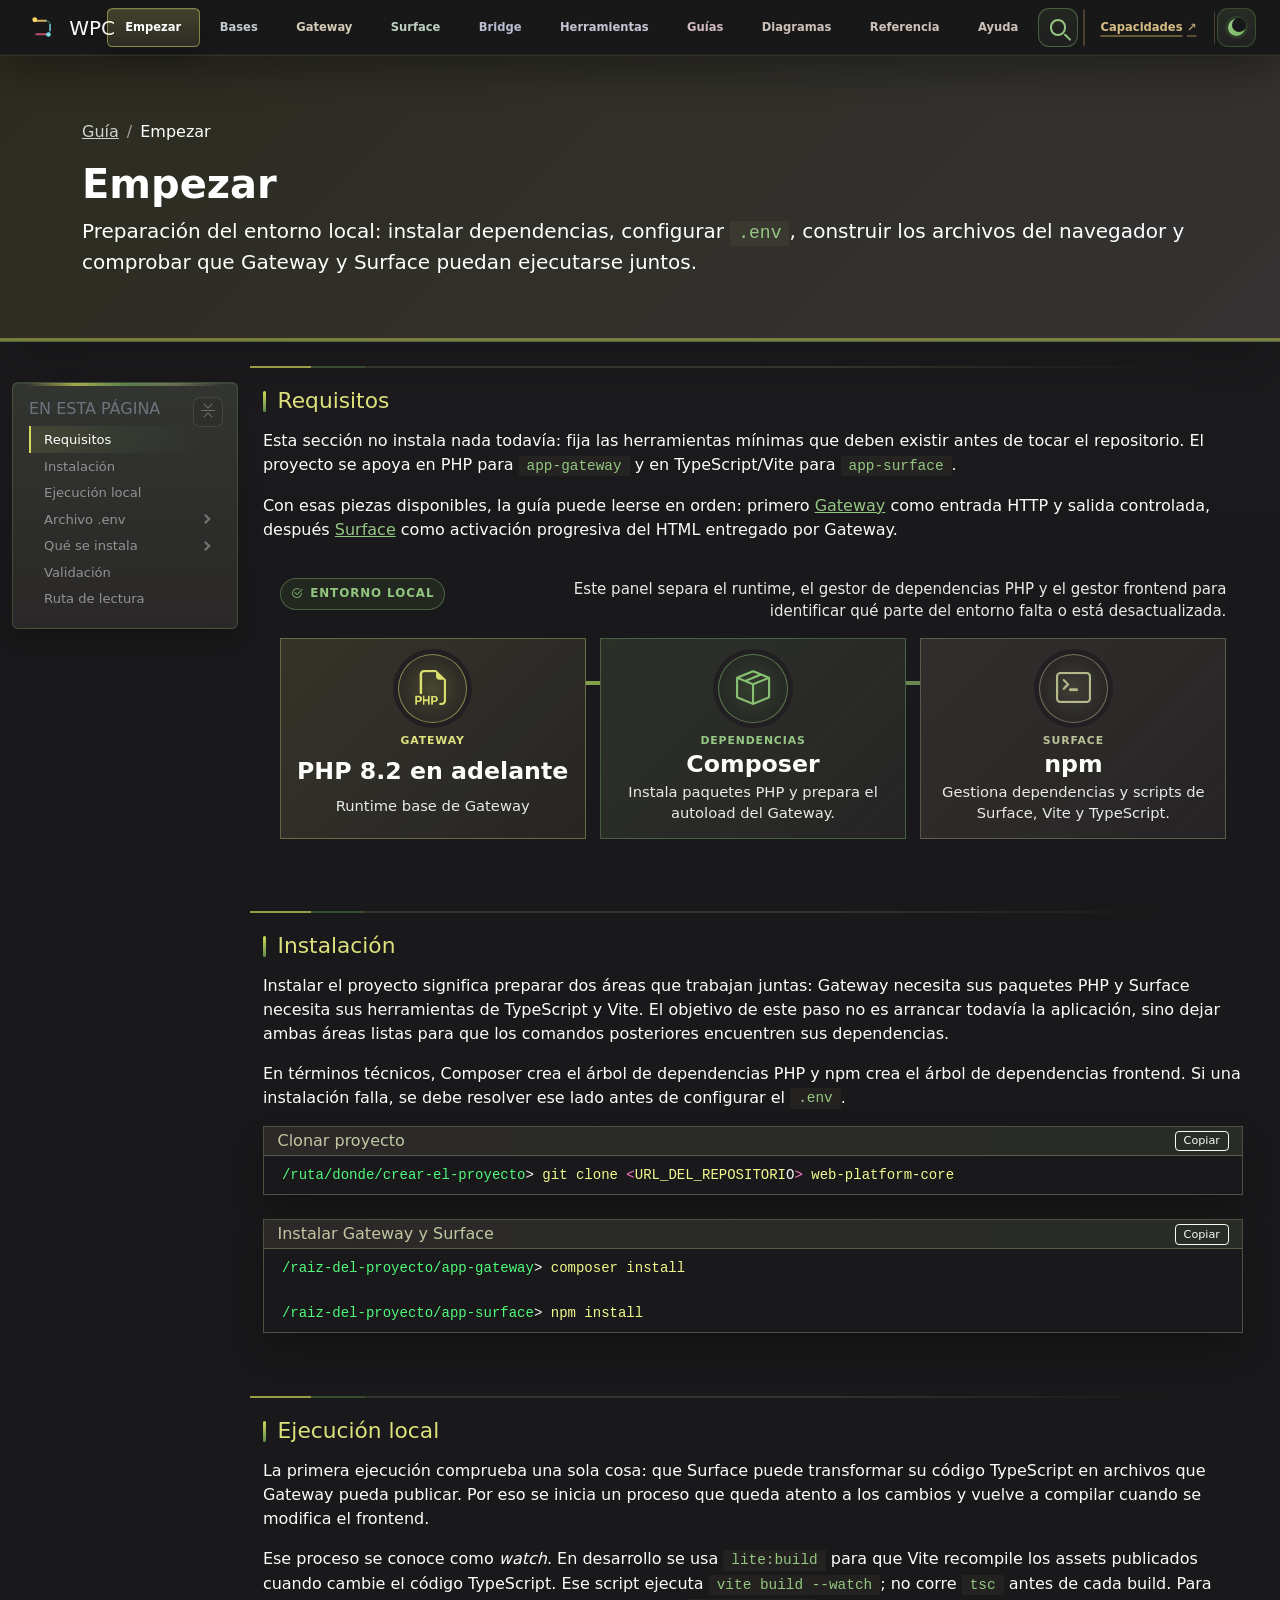
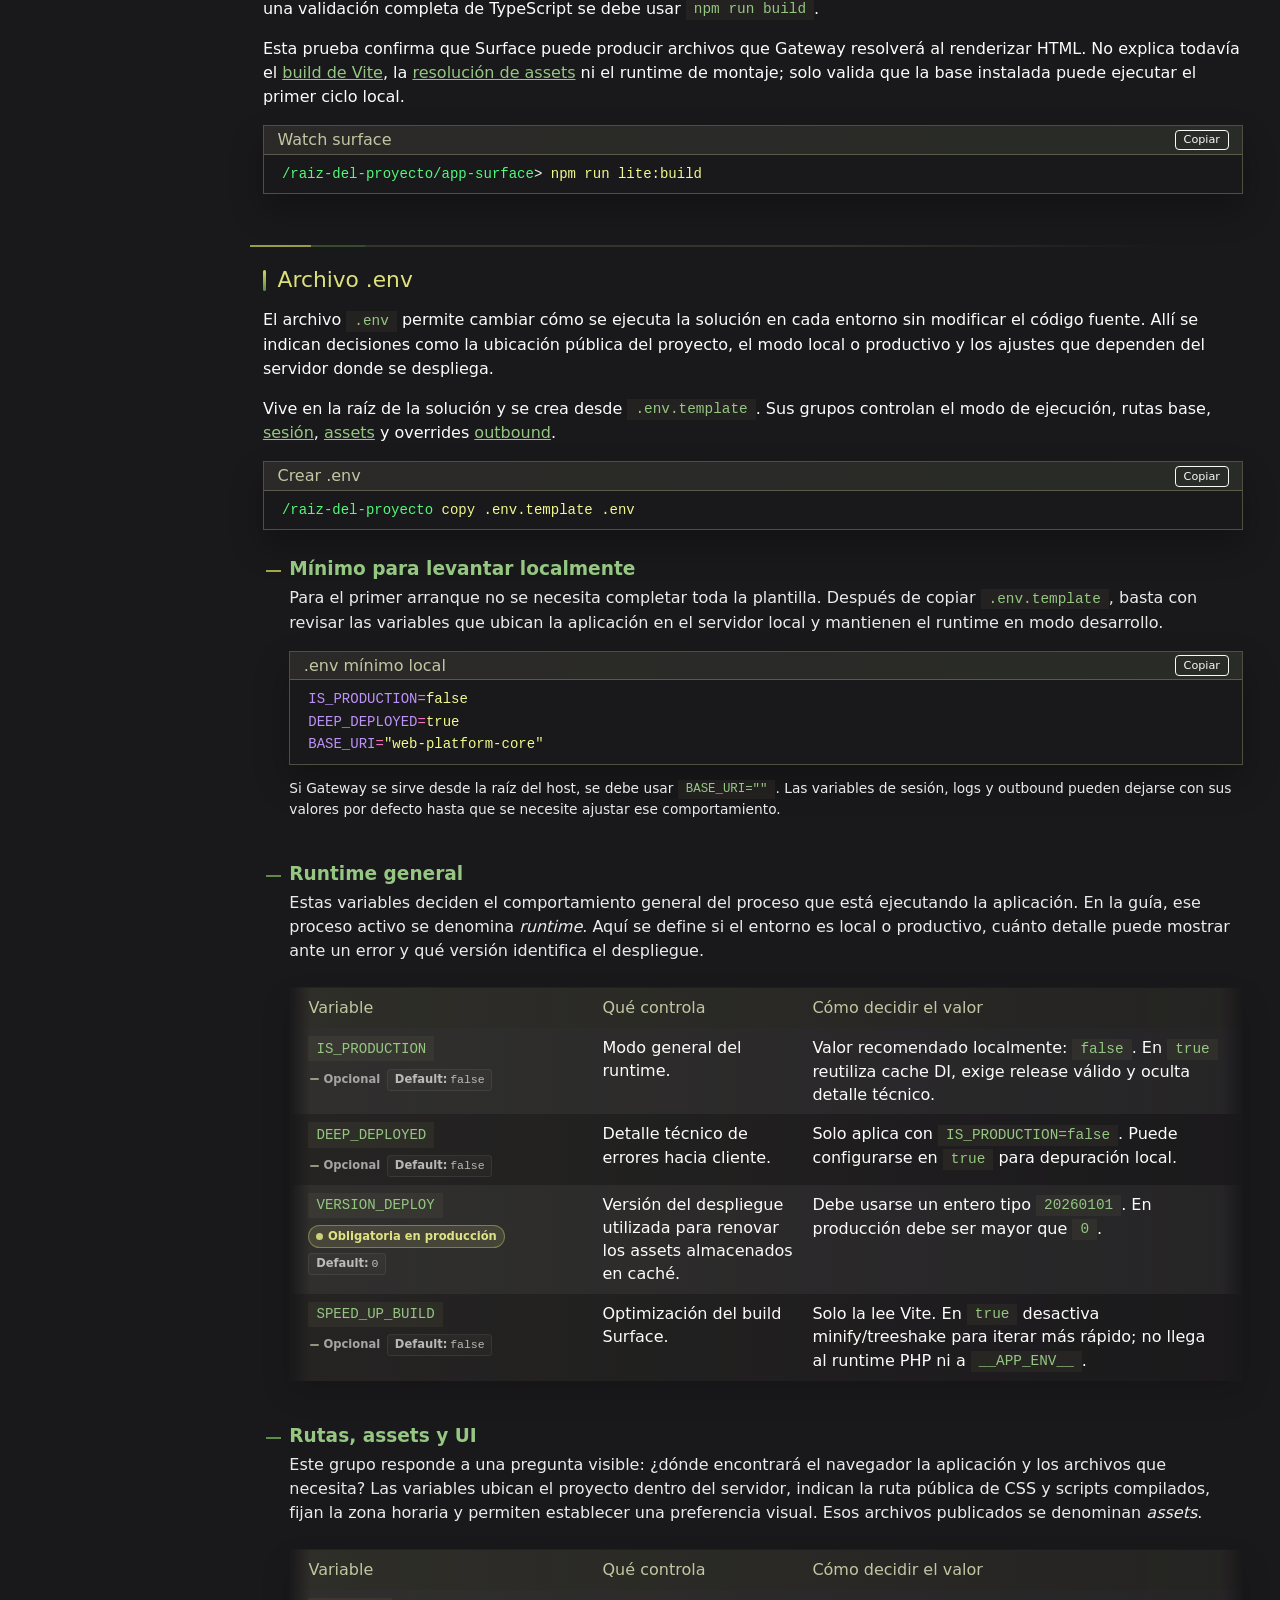
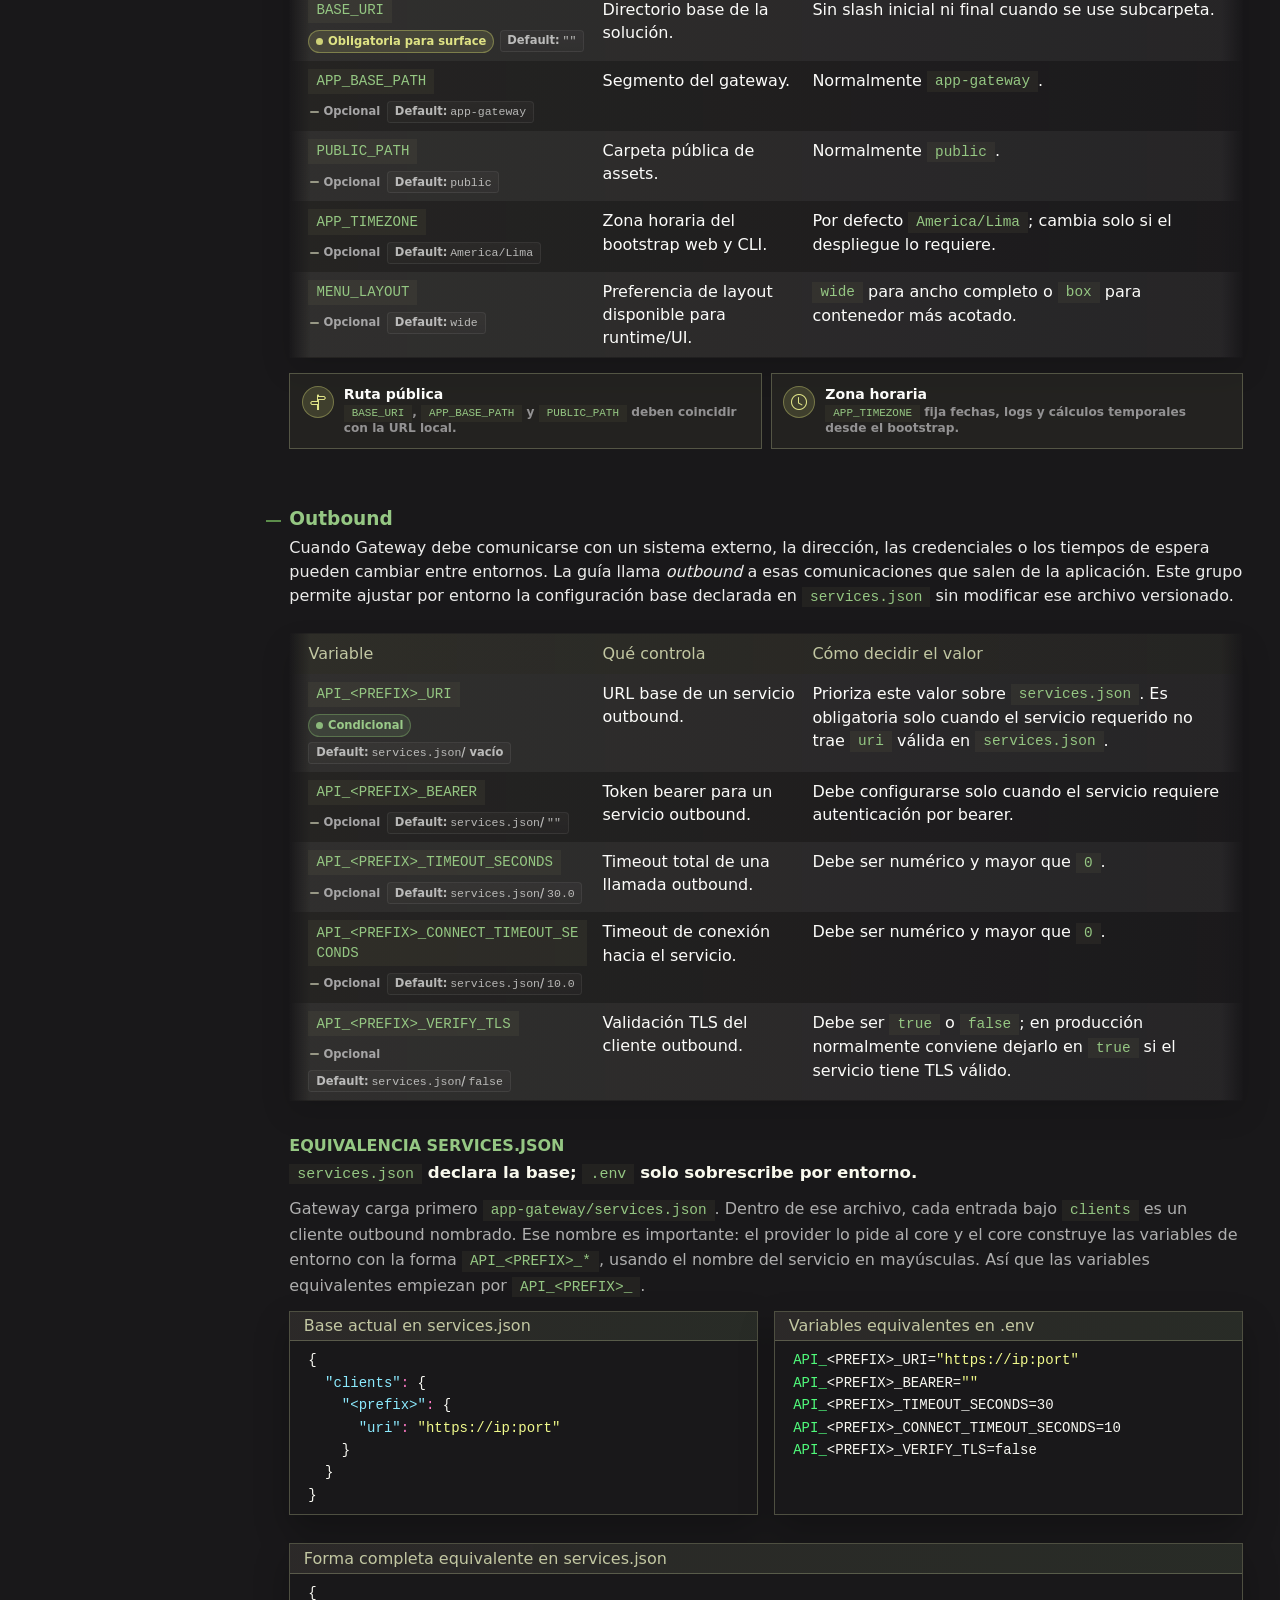
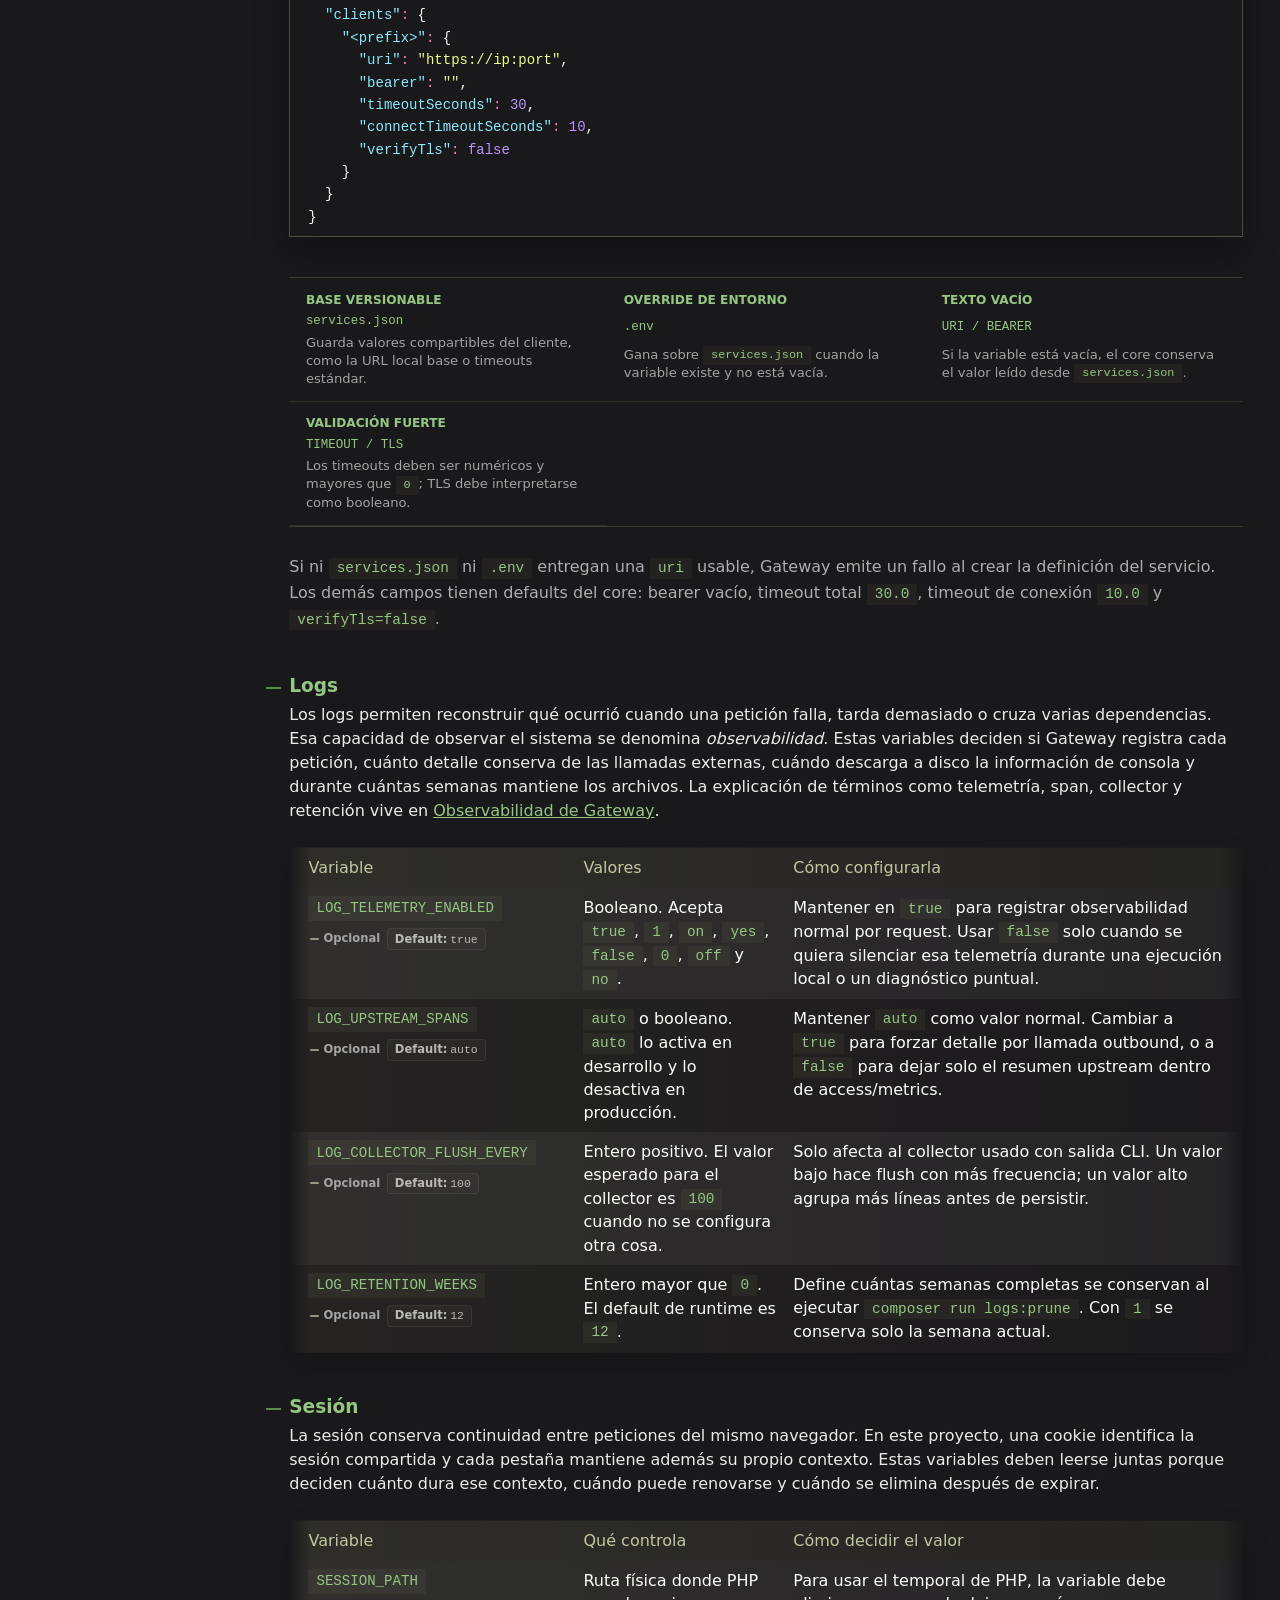
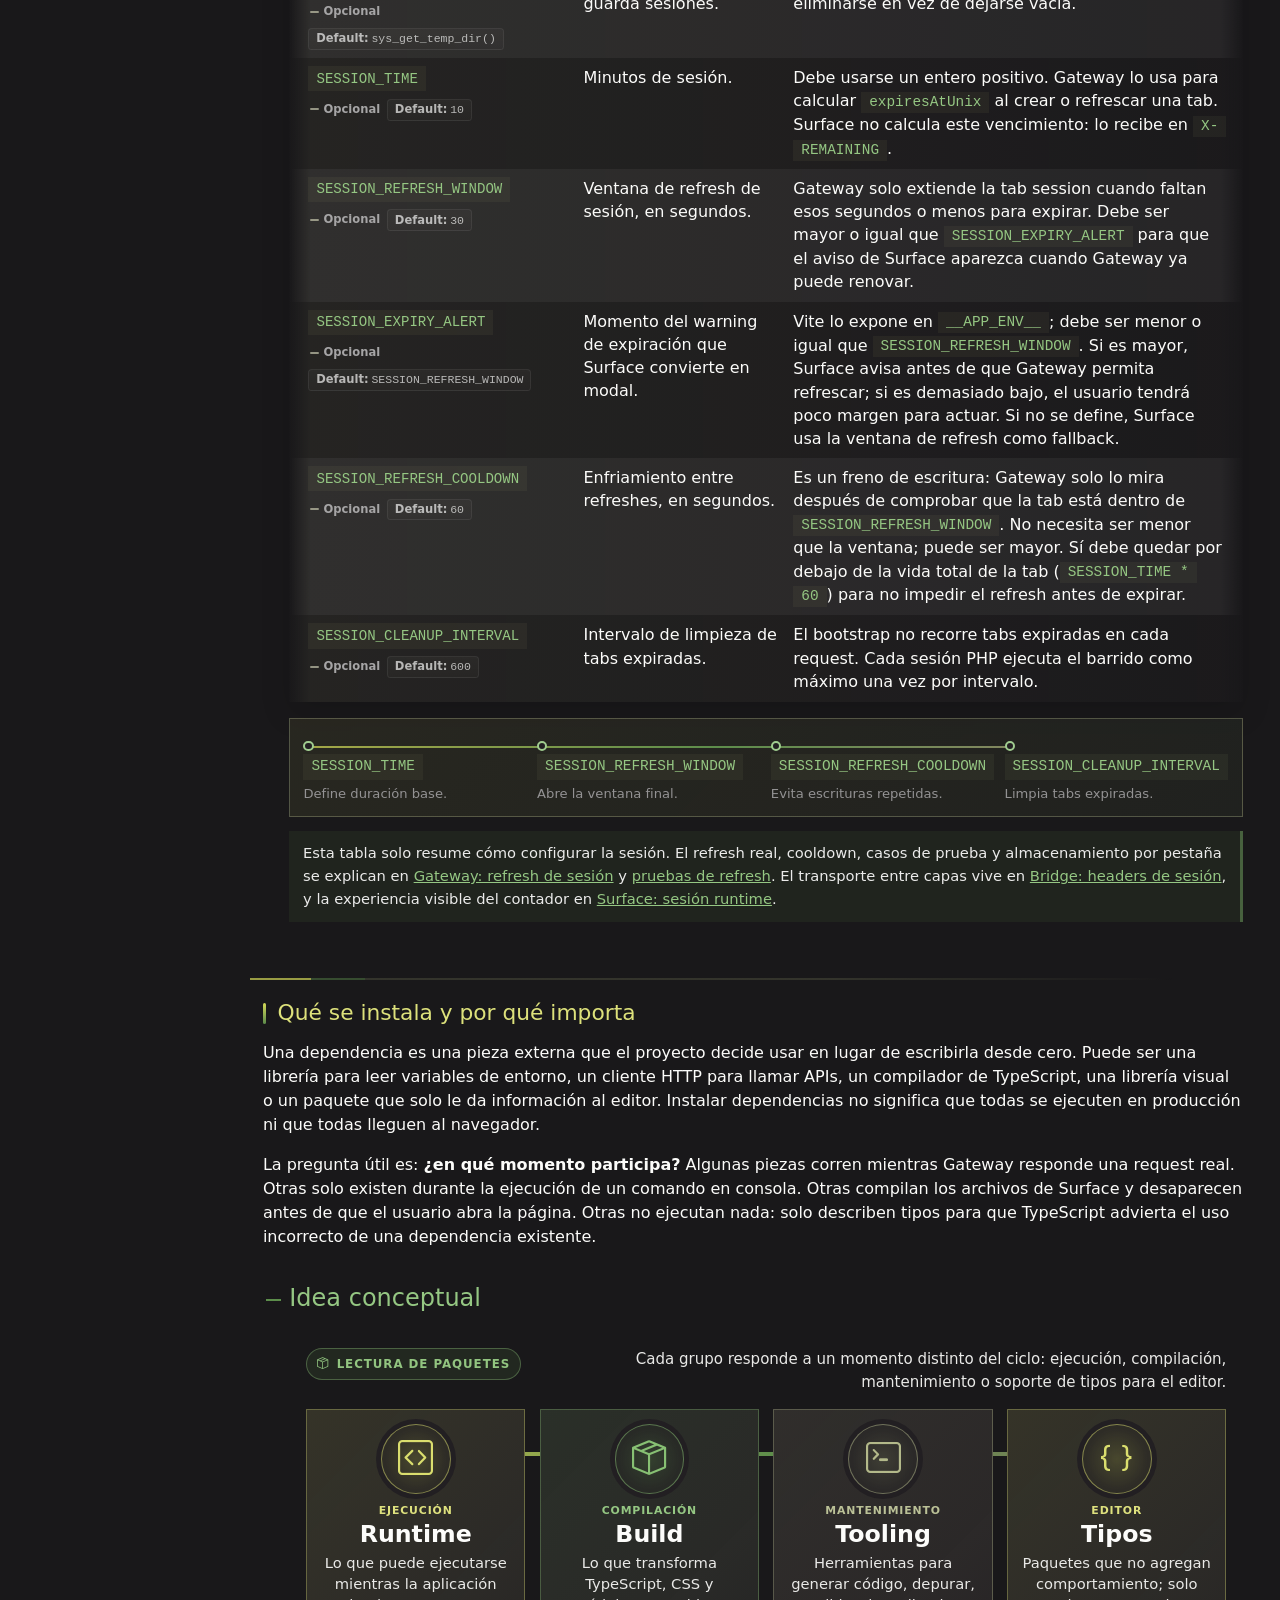
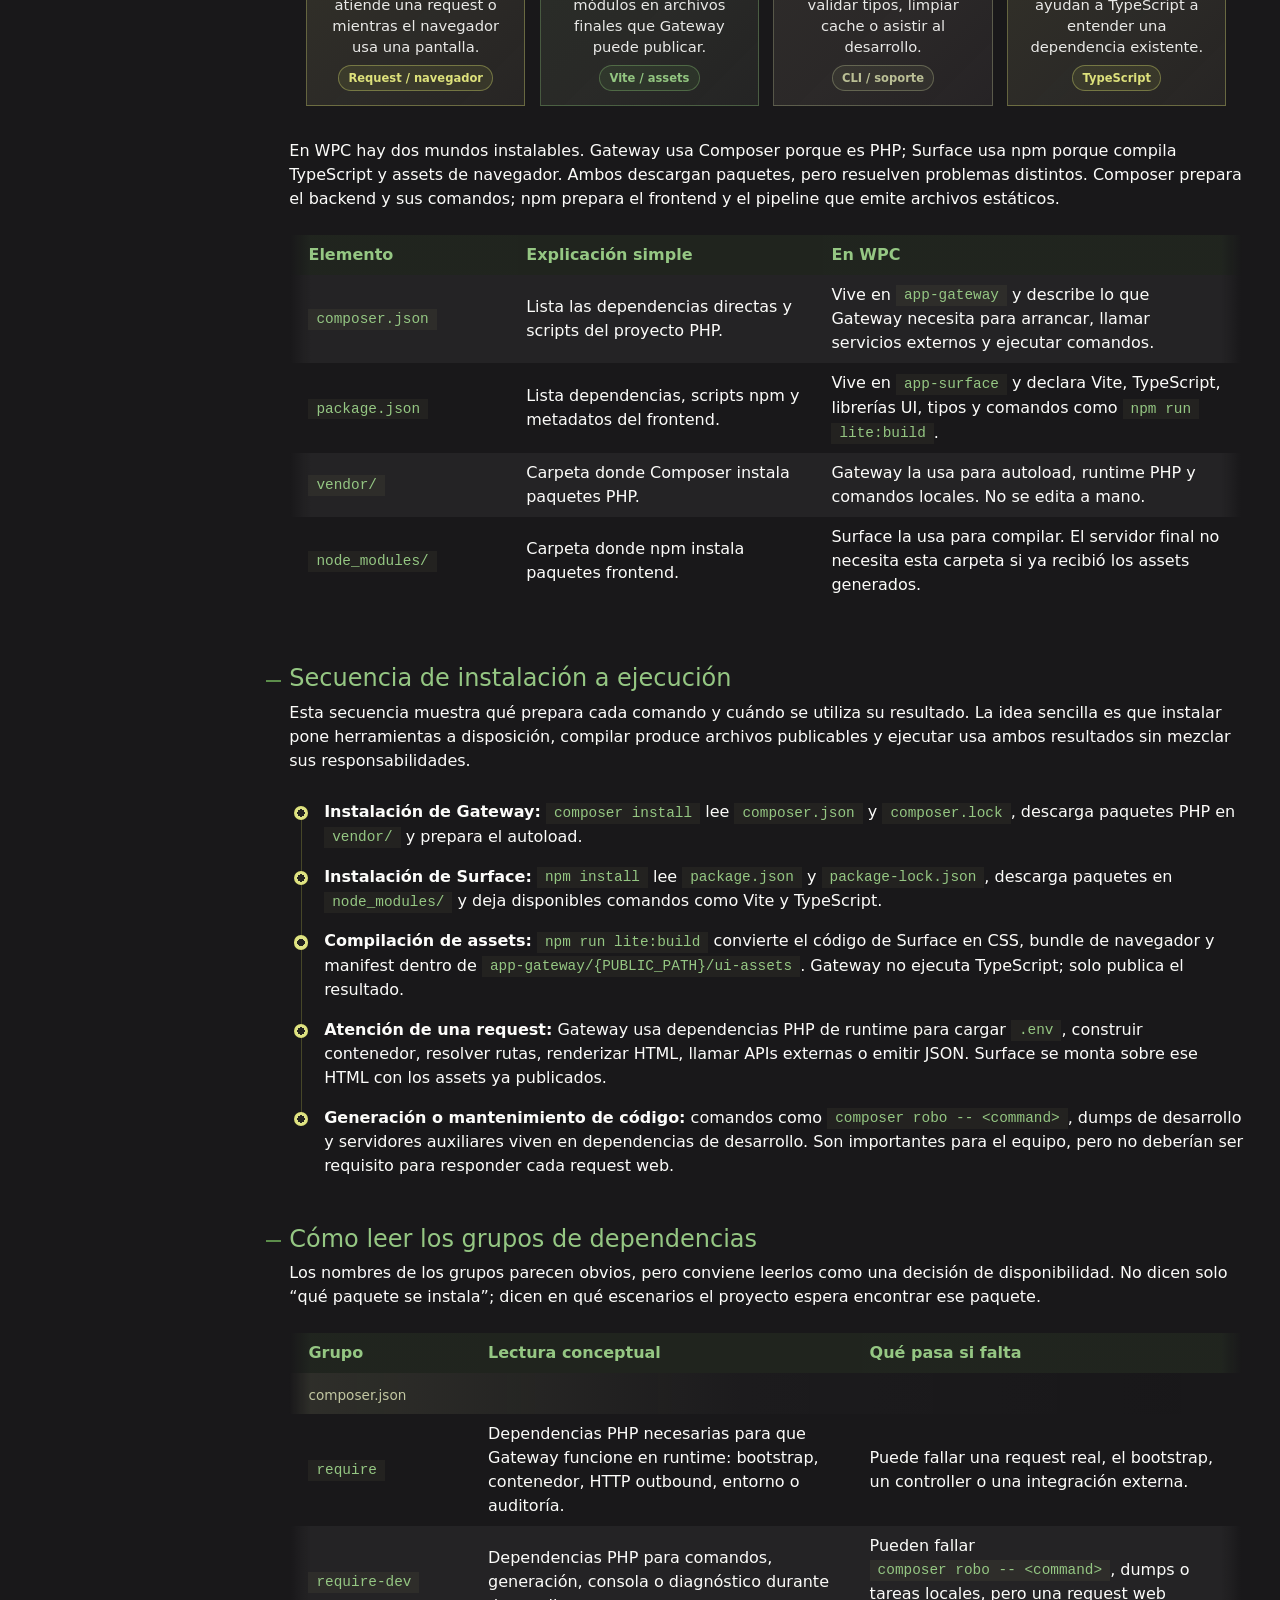
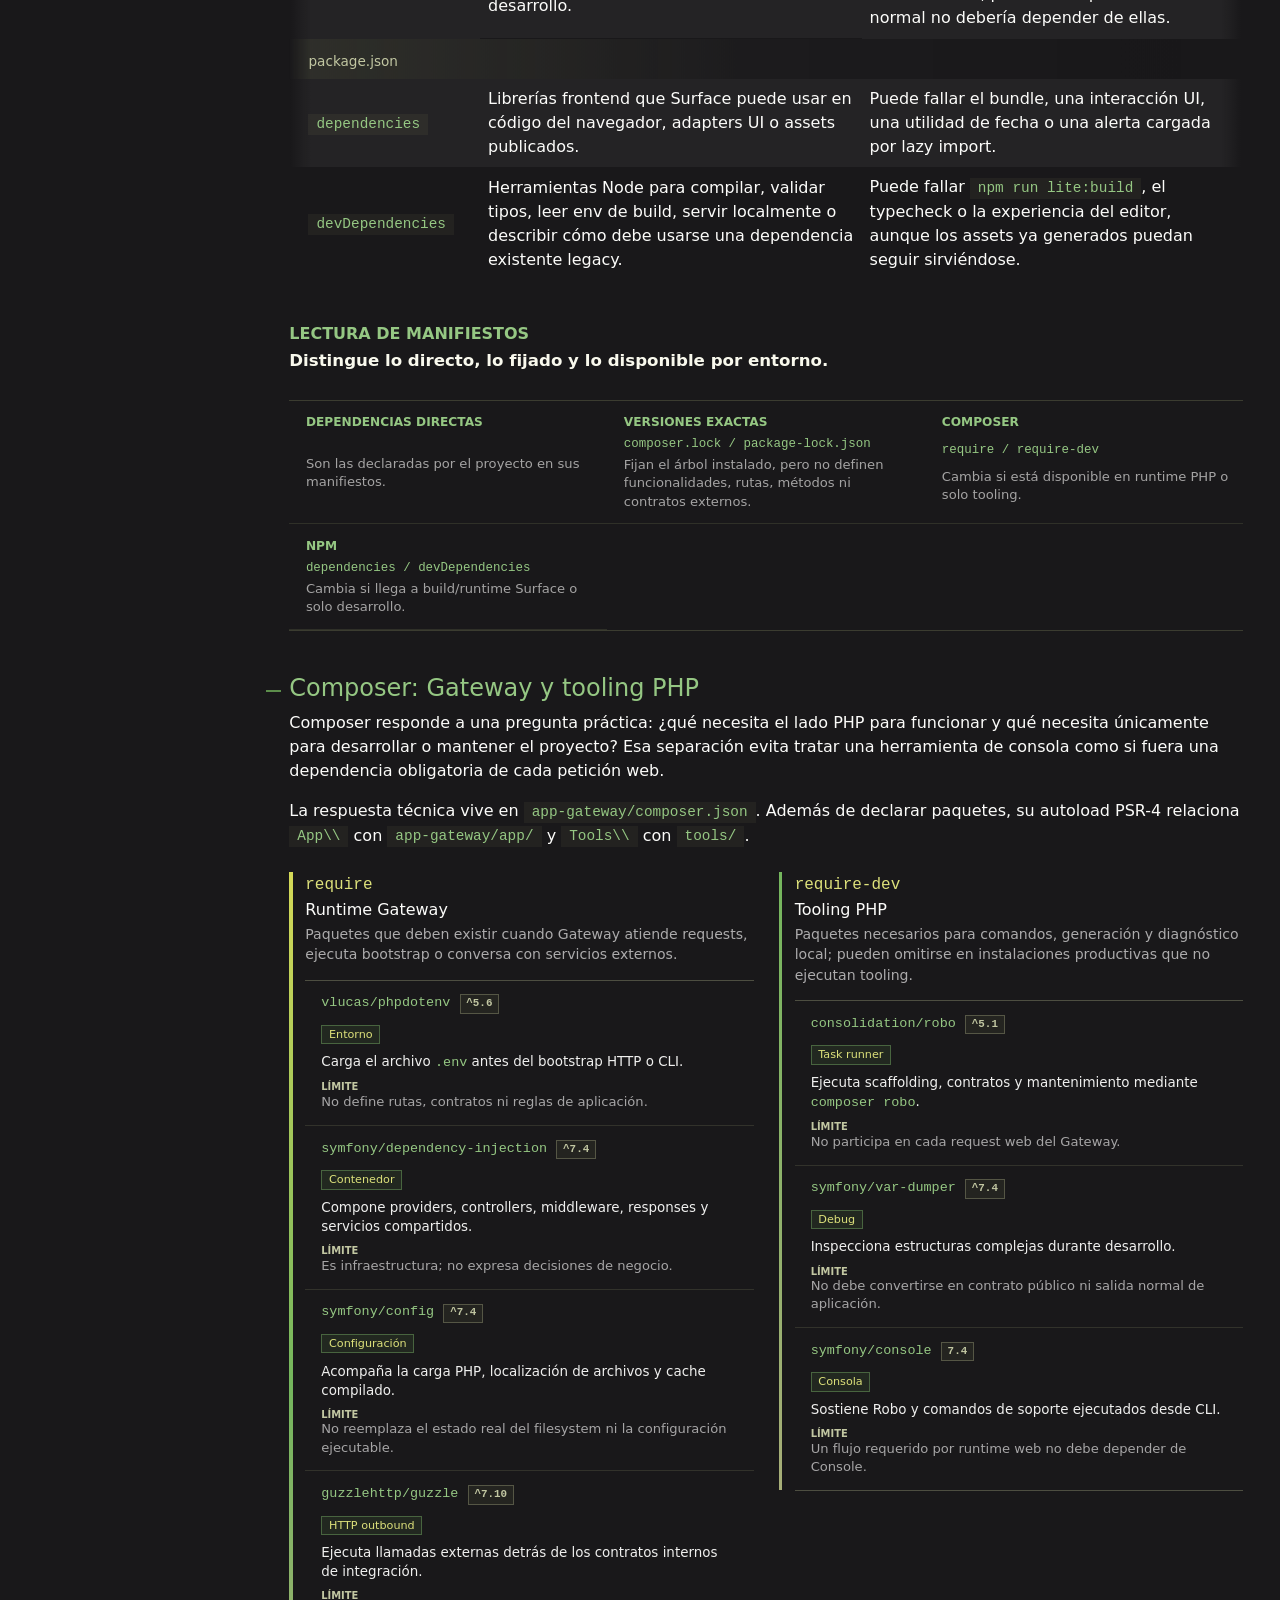
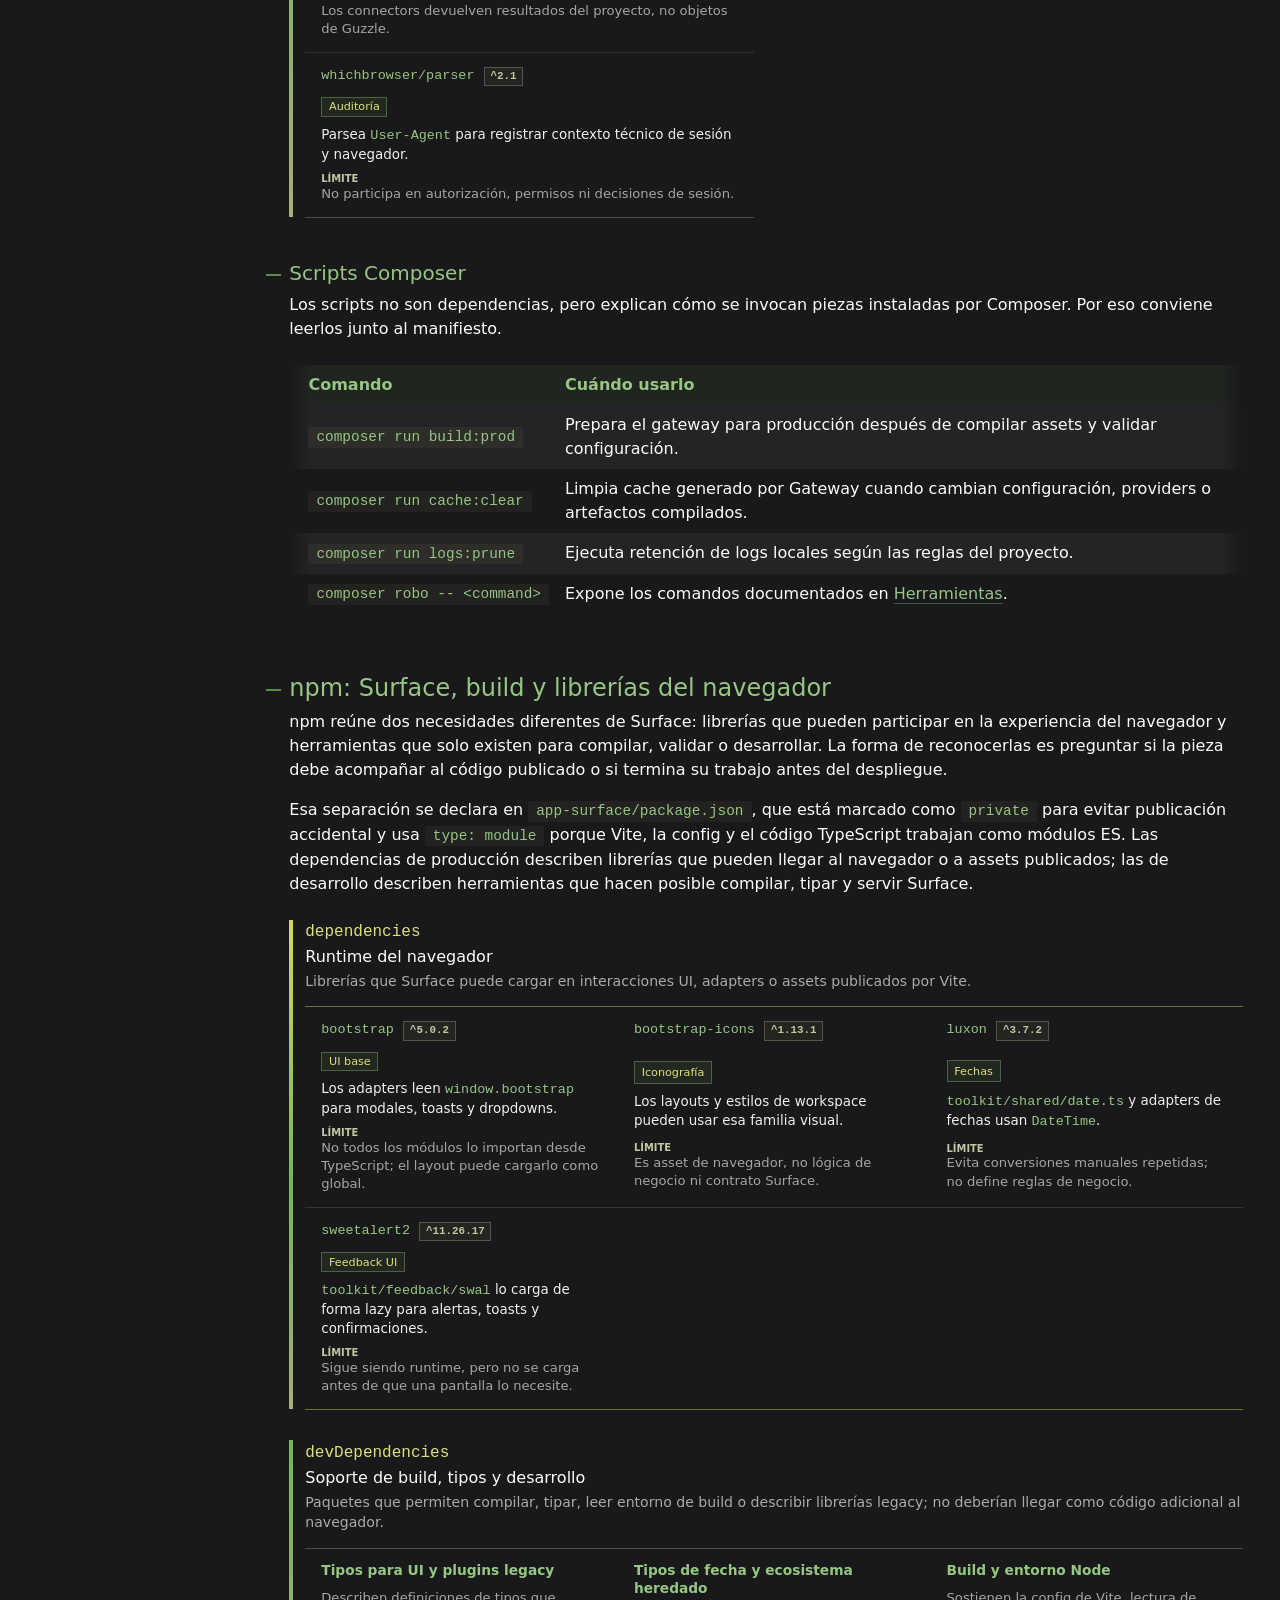
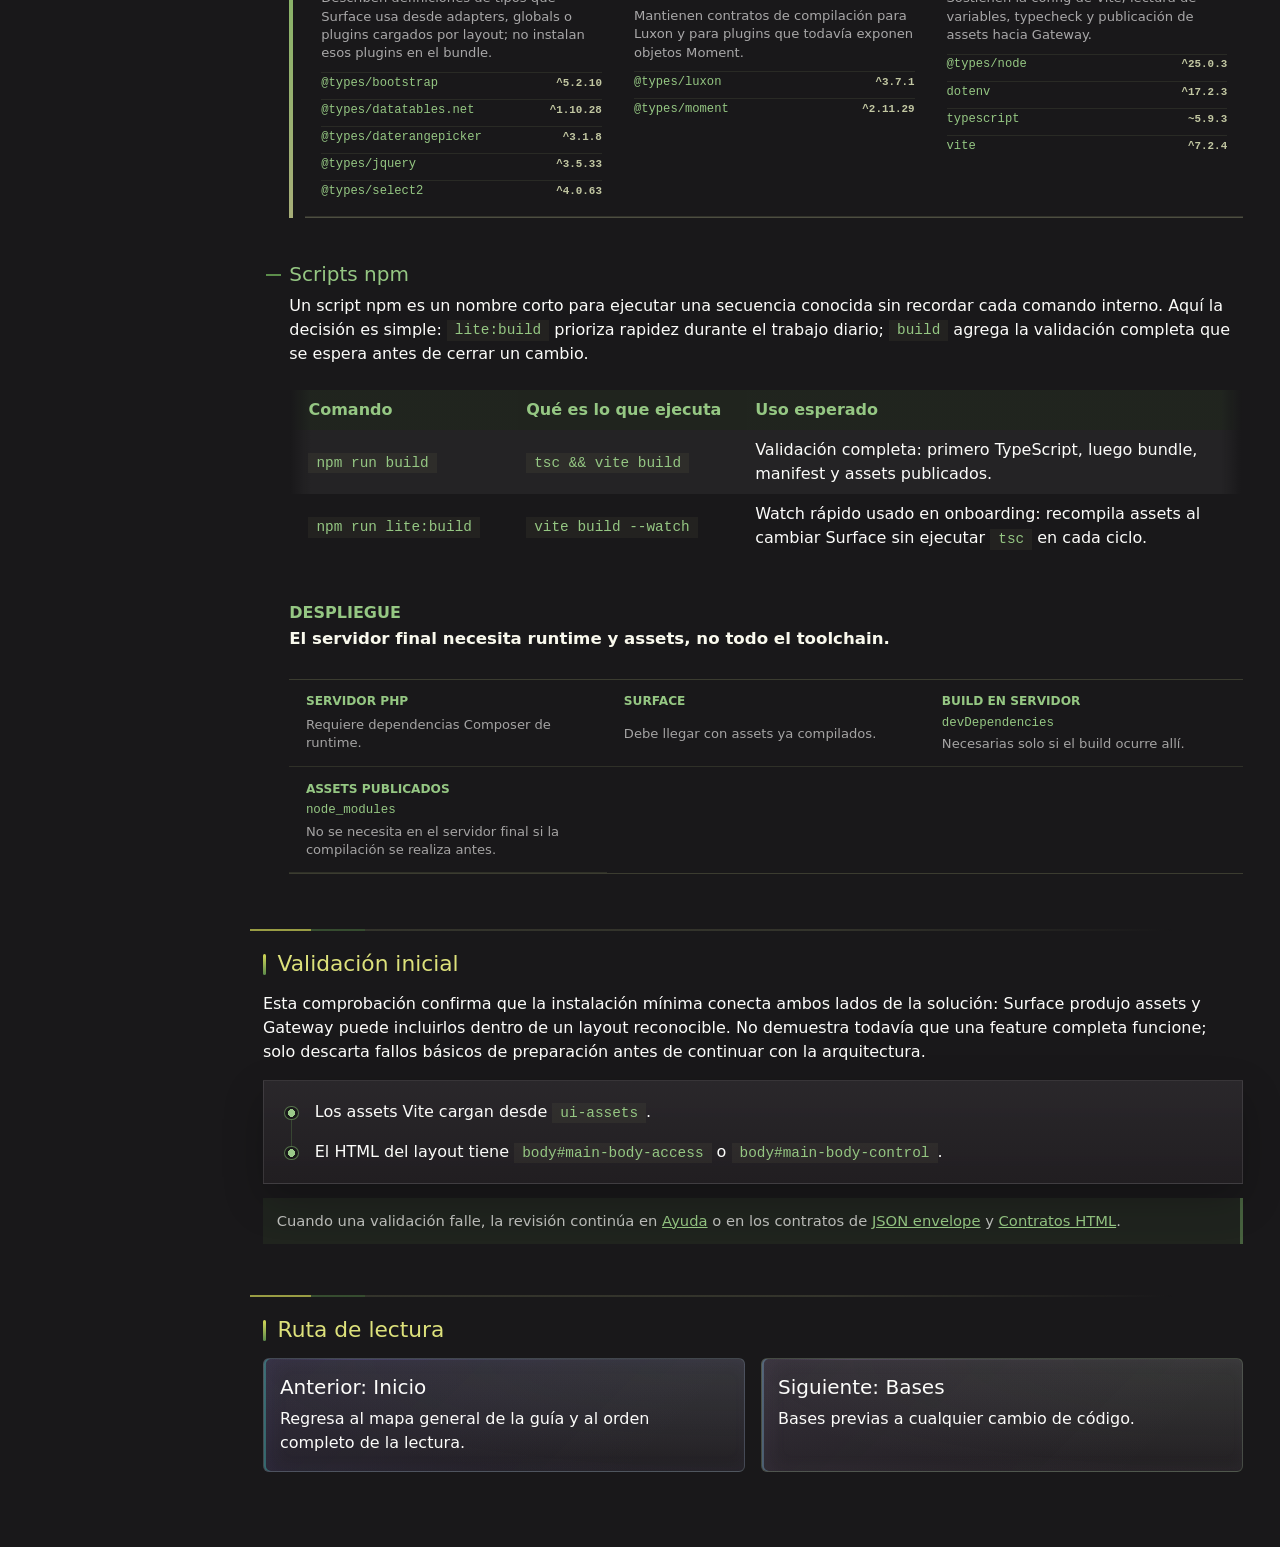
<file: guide/getting-started.html>
<!doctype html>
<html lang="es" data-bs-theme="dark">
  <head>
    <meta charset="utf-8" />
    <meta name="viewport" content="width=device-width, initial-scale=1" />
    <title>Empezar | Web Platform Core Guía</title>
    <link
      rel="icon"
      type="image/svg+xml"
      href="assets/img/web-platform-core.svg"
    />
    <script src="assets/js/theme.js"></script>
    <link href="assets/lib/css/bootstrap.min.css" rel="stylesheet" />
    <link href="assets/lib/css/bootstrap-icons-min.css" rel="stylesheet" />
    <link href="assets/css/guide.css" rel="stylesheet" />
  </head>

  <body
    class="guide-page--getting-started"
    data-bs-spy="scroll"
    data-bs-target="#guide-nav"
    data-bs-smooth-scroll="true"
    tabindex="0"
  >
    <nav class="navbar navbar-expand-xl bg-white border-bottom sticky-top">
      <div class="container-fluid px-3 px-lg-4">
        <a class="navbar-brand" href="index.html">
          <img
            class="navbar-brand__logo"
            src="assets/img/web-platform-core.svg"
            alt=""
            aria-hidden="true"
          />
          <span class="navbar-brand__text">WPC</span>
        </a>
        <button
          class="navbar-toggler"
          type="button"
          data-bs-toggle="collapse"
          data-bs-target="#guide-navbar"
          aria-controls="guide-navbar"
          aria-expanded="false"
          aria-label="Abrir navegación"
        >
          <span class="navbar-toggler-icon"></span>
        </button>
        <div id="guide-navbar" class="collapse navbar-collapse">
          <ul class="navbar-nav ms-auto mb-2 mb-lg-0" data-guide-nav>
            <li class="nav-item">
              <a class="nav-link" href="getting-started.html">Empezar</a>
            </li>
            <li class="nav-item">
              <a class="nav-link" href="fundamentals.html">Bases</a>
            </li>
            <li class="nav-item">
              <a class="nav-link" href="app-gateway.html">Gateway</a>
            </li>
            <li class="nav-item">
              <a class="nav-link" href="app-surface.html">Surface</a>
            </li>
            <li class="nav-item">
              <a class="nav-link" href="bridge.html">Bridge</a>
            </li>
            <li class="nav-item">
              <a class="nav-link" href="tools.html">Herramientas</a>
            </li>
            <li class="nav-item">
              <a class="nav-link" href="recipes.html">Prácticas</a>
            </li>
            <li class="nav-item">
              <a class="nav-link" href="diagrams.html">Diagramas</a>
            </li>
            <li class="nav-item">
              <a class="nav-link" href="reference.html">Referencia</a>
            </li>
            <li class="nav-item">
              <a class="nav-link" href="troubleshooting.html">Ayuda</a>
            </li>
          </ul>
        </div>
      </div>
    </nav>

    <header class="guide-page-hero text-white py-5">
      <div class="container py-3">
        <nav aria-label="breadcrumb">
          <ol class="breadcrumb mb-3">
            <li class="breadcrumb-item"><a href="index.html">Guía</a></li>
            <li class="breadcrumb-item active" aria-current="page">Empezar</li>
          </ol>
        </nav>
        <h1 class="display-6 fw-bold">Empezar</h1>
        <p class="lead mb-0">
          Preparación del entorno local: instalar dependencias, configurar
          <code>.env</code>, construir los archivos del navegador y comprobar
          que Gateway y Surface puedan ejecutarse juntos.
        </p>
      </div>
    </header>

    <div class="container-fluid guide-shell px-3 px-lg-4 py-4">
      <div class="row g-4">
        <aside class="col-lg-3 col-xl-2 px-0 pt-3">
          <div class="guide-sidebar position-sticky">
            <div class="card border-0 shadow-sm">
              <div class="card-body">
                <h2 class="h6 text-uppercase text-secondary">En esta página</h2>
                <nav id="guide-nav" class="guide-nav nav nav-pills flex-column">
                  <a class="nav-link" href="#requirements">Requisitos</a>
                  <a class="nav-link" href="#install">Instalación</a>
                  <a class="nav-link" href="#run">Ejecución local</a>
                  <a class="nav-link" href="#env">Archivo .env</a>
                  <a
                    class="nav-link guide-nav-link--subsection"
                    href="#env-minimum"
                    >Mínimo local</a
                  >
                  <a
                    class="nav-link guide-nav-link--subsection"
                    href="#env-runtime"
                    >Runtime</a
                  >
                  <a
                    class="nav-link guide-nav-link--subsection"
                    href="#env-paths-assets"
                    >Rutas/assets</a
                  >
                  <a
                    class="nav-link guide-nav-link--subsection"
                    href="#env-outbound"
                    >Outbound</a
                  >
                  <a
                    class="nav-link guide-nav-link--subsection"
                    href="#env-logs"
                    >Logs</a
                  >
                  <a
                    class="nav-link guide-nav-link--subsection"
                    href="#env-session"
                    >Sesión</a
                  >
                  <a class="nav-link" href="#dependencies">Qué se instala</a>
                  <a
                    class="nav-link guide-nav-link--subsection"
                    href="#dependencies-concept"
                    >Concepto</a
                  >
                  <a
                    class="nav-link guide-nav-link--subsection"
                    href="#dependencies-flow"
                    >Secuencia</a
                  >
                  <a
                    class="nav-link guide-nav-link--subsection"
                    href="#dependencies-groups"
                    >Grupos</a
                  >
                  <a
                    class="nav-link guide-nav-link--subsection"
                    href="#dependencies-composer"
                    >Composer</a
                  >
                  <a
                    class="nav-link guide-nav-link--subsection"
                    href="#dependencies-composer-scripts"
                    >Scripts Composer</a
                  >
                  <a
                    class="nav-link guide-nav-link--subsection"
                    href="#dependencies-npm"
                    >npm</a
                  >
                  <a
                    class="nav-link guide-nav-link--subsection"
                    href="#dependencies-npm-scripts"
                    >Scripts npm</a
                  >
                  <a class="nav-link" href="#validate">Validación</a>
                  <a class="nav-link" href="#next">Ruta de lectura</a>
                </nav>
              </div>
            </div>
          </div>
        </aside>

        <main class="col-lg-9 col-xl-10">
          <section id="requirements" class="guide-section">
            <div class="card border-0 shadow-sm">
              <div class="card-body">
                <h2>Requisitos</h2>
                <p>
                  Esta sección no instala nada todavía: fija las herramientas
                  mínimas que deben existir antes de tocar el repositorio. El
                  proyecto se apoya en PHP para
                  <code>app-gateway</code> y en TypeScript/Vite para
                  <code>app-surface</code>.
                </p>
                <p>
                  Con esas piezas disponibles, la guía puede leerse en orden:
                  primero
                  <a href="app-gateway.html#overview">Gateway</a> como entrada
                  HTTP y salida controlada, después
                  <a href="app-surface.html#overview">Surface</a> como
                  activación progresiva del HTML entregado por Gateway.
                </p>

                <div
                  class="guide-requirements-panel"
                  role="group"
                  aria-label="Requisitos del entorno local"
                >
                  <div class="guide-requirements-panel__header">
                    <span class="guide-requirements-panel__eyebrow">
                      <i class="bi bi-check2-circle" aria-hidden="true"></i>
                      Entorno local
                    </span>
                    <p>
                      Este panel separa el runtime, el gestor de dependencias
                      PHP y el gestor frontend para identificar qué parte del
                      entorno falta o está desactualizada.
                    </p>
                  </div>
                  <ol class="guide-requirements-panel__nodes">
                    <li
                      class="guide-requirement-node guide-requirement-node--primary"
                    >
                      <span
                        class="guide-requirement-node__icon"
                        aria-hidden="true"
                      >
                        <i class="bi bi-filetype-php"></i>
                      </span>
                      <div class="guide-requirement-node__body">
                        <span class="guide-requirement-node__role"
                          >Gateway</span
                        >
                        <h3>PHP 8.2 en adelante</h3>
                        <p>Runtime base de Gateway</p>
                      </div>
                    </li>
                    <li
                      class="guide-requirement-node guide-requirement-node--companion"
                    >
                      <span
                        class="guide-requirement-node__icon"
                        aria-hidden="true"
                      >
                        <i class="bi bi-box-seam"></i>
                      </span>
                      <div class="guide-requirement-node__body">
                        <span class="guide-requirement-node__role"
                          >Dependencias</span
                        >
                        <h3>Composer</h3>
                        <p>
                          Instala paquetes PHP y prepara el autoload del
                          Gateway.
                        </p>
                      </div>
                    </li>
                    <li
                      class="guide-requirement-node guide-requirement-node--support"
                    >
                      <span
                        class="guide-requirement-node__icon"
                        aria-hidden="true"
                      >
                        <i class="bi bi-terminal"></i>
                      </span>
                      <div class="guide-requirement-node__body">
                        <span class="guide-requirement-node__role"
                          >Surface</span
                        >
                        <h3>npm</h3>
                        <p>
                          Gestiona dependencias y scripts de Surface, Vite y
                          TypeScript.
                        </p>
                      </div>
                    </li>
                  </ol>
                </div>
              </div>
            </div>
          </section>

          <section id="install" class="guide-section">
            <div class="card border-0 shadow-sm">
              <div class="card-body">
                <h2>Instalación</h2>
                <p>
                  Instalar el proyecto significa preparar dos áreas que trabajan
                  juntas: Gateway necesita sus paquetes PHP y Surface necesita
                  sus herramientas de TypeScript y Vite. El objetivo de este
                  paso no es arrancar todavía la aplicación, sino dejar ambas
                  áreas listas para que los comandos posteriores encuentren sus
                  dependencias.
                </p>
                <p>
                  En términos técnicos, Composer crea el árbol de dependencias
                  PHP y npm crea el árbol de dependencias frontend. Si una
                  instalación falla, se debe resolver ese lado antes de
                  configurar el <code>.env</code>.
                </p>
                <div class="code-card">
                  <div class="code-card__bar">
                    <span>Clonar proyecto</span>
                    <button
                      class="btn btn-sm btn-outline-light"
                      type="button"
                      data-copy-code="gs-clone"
                    >
                      Copiar
                    </button>
                  </div>
                  <pre><code id="gs-clone" class="language-bash">/ruta/donde/crear-el-proyecto&gt; git clone &lt;URL_DEL_REPOSITORIO&gt; web-platform-core</code></pre>
                </div>

                <div class="code-card">
                  <div class="code-card__bar">
                    <span>Instalar Gateway y Surface</span>
                    <button
                      class="btn btn-sm btn-outline-light"
                      type="button"
                      data-copy-code="gs-install"
                    >
                      Copiar
                    </button>
                  </div>
                  <pre><code id="gs-install" class="language-bash">/raiz-del-proyecto/app-gateway&gt; composer install
    
/raiz-del-proyecto/app-surface&gt; npm install</code></pre>
                </div>
              </div>
            </div>
          </section>

          <section id="run" class="guide-section">
            <div class="card border-0 shadow-sm">
              <div class="card-body">
                <h2>Ejecución local</h2>
                <p>
                  La primera ejecución comprueba una sola cosa: que Surface
                  puede transformar su código TypeScript en archivos que Gateway
                  pueda publicar. Por eso se inicia un proceso que queda atento
                  a los cambios y vuelve a compilar cuando se modifica el
                  frontend.
                </p>
                <p>
                  Ese proceso se conoce como <em>watch</em>. En desarrollo se
                  usa <code>lite:build</code> para que Vite recompile los assets
                  publicados cuando cambie el código TypeScript. Ese script
                  ejecuta <code>vite build --watch</code>; no corre
                  <code>tsc</code> antes de cada build. Para una validación
                  completa de TypeScript se debe usar
                  <code>npm run build</code>.
                </p>
                <p>
                  Esta prueba confirma que Surface puede producir archivos que
                  Gateway resolverá al renderizar HTML. No explica todavía el
                  <a href="app-surface.html#vite">build de Vite</a>, la
                  <a href="bridge.html#assets">resolución de assets</a> ni el
                  runtime de montaje; solo valida que la base instalada puede
                  ejecutar el primer ciclo local.
                </p>
                <div class="row g-3">
                  <div class="col-xl-12">
                    <div class="code-card h-100">
                      <div class="code-card__bar">
                        <span>Watch surface</span>
                        <button
                          class="btn btn-sm btn-outline-light"
                          type="button"
                          data-copy-code="gs-build"
                        >
                          Copiar
                        </button>
                      </div>
                      <pre><code id="gs-build" class="language-bash">/raiz-del-proyecto/app-surface&gt; npm run lite:build</code></pre>
                    </div>
                  </div>
                </div>
              </div>
            </div>
          </section>

          <section id="env" class="guide-section">
            <div class="card border-0 shadow-sm">
              <div class="card-body">
                <h2>Archivo .env</h2>
                <p>
                  El archivo <code>.env</code> permite cambiar cómo se ejecuta
                  la solución en cada entorno sin modificar el código fuente.
                  Allí se indican decisiones como la ubicación pública del
                  proyecto, el modo local o productivo y los ajustes que
                  dependen del servidor donde se despliega.
                </p>
                <p>
                  Vive en la raíz de la solución y se crea desde
                  <code>.env.template</code>. Sus grupos controlan el modo de
                  ejecución, rutas base,
                  <a href="bridge.html#session">sesión</a>,
                  <a href="app-surface.html#vite">assets</a> y overrides
                  <a href="app-gateway.html#external-clients-config">outbound</a
                  >.
                </p>
                <div class="code-card">
                  <div class="code-card__bar">
                    <span>Crear .env</span>
                    <button
                      class="btn btn-sm btn-outline-light"
                      type="button"
                      data-copy-code="gs-env-copy"
                    >
                      Copiar
                    </button>
                  </div>
                  <pre><code id="gs-env-copy" class="language-bash">/raiz-del-proyecto copy .env.template .env</code></pre>
                </div>

                <section
                  id="env-minimum"
                  class="guide-subsection guide-subsection-anchor env-subsection env-subsection--minimum"
                >
                  <h3>Mínimo para levantar localmente</h3>
                  <p>
                    Para el primer arranque no se necesita completar toda la
                    plantilla. Después de copiar <code>.env.template</code>,
                    basta con revisar las variables que ubican la aplicación en
                    el servidor local y mantienen el runtime en modo desarrollo.
                  </p>
                  <div class="code-card">
                    <div class="code-card__bar">
                      <span>.env mínimo local</span>
                      <button
                        class="btn btn-sm btn-outline-light"
                        type="button"
                        data-copy-code="gs-env-minimum"
                      >
                        Copiar
                      </button>
                    </div>
                    <pre><code id="gs-env-minimum" class="language-bash">IS_PRODUCTION=false
DEEP_DEPLOYED=true
BASE_URI="web-platform-core"</code></pre>
                  </div>
                  <p class="guide-minimum-note">
                    Si Gateway se sirve desde la raíz del host, se debe usar
                    <code>BASE_URI=""</code>. Las variables de sesión, logs y
                    outbound pueden dejarse con sus valores por defecto hasta
                    que se necesite ajustar ese comportamiento.
                  </p>
                </section>

                <section
                  id="env-runtime"
                  class="guide-subsection guide-subsection-anchor env-subsection"
                >
                  <h3>Runtime general</h3>
                  <p>
                    Estas variables deciden el comportamiento general del
                    proceso que está ejecutando la aplicación. En la guía, ese
                    proceso activo se denomina <em>runtime</em>. Aquí se define
                    si el entorno es local o productivo, cuánto detalle puede
                    mostrar ante un error y qué versión identifica el
                    despliegue.
                  </p>
                  <div class="table-responsive env-table-wrap">
                    <table
                      class="table table-striped table-guide env-table align-middle"
                    >
                      <colgroup>
                        <col class="w-32pct" />
                        <col class="w-22pct" />
                        <col class="w-46pct" />
                      </colgroup>
                      <thead>
                        <tr>
                          <th>Variable</th>
                          <th>Qué controla</th>
                          <th>Cómo decidir el valor</th>
                        </tr>
                      </thead>
                      <tbody>
                        <tr>
                          <td>
                            <div class="env-var">
                              <code>IS_PRODUCTION</code>
                              <div class="env-var__meta">
                                <span class="env-pill">Opcional</span>
                                <span class="env-default"
                                  >Default: <code>false</code></span
                                >
                              </div>
                            </div>
                          </td>
                          <td>Modo general del runtime.</td>
                          <td>
                            Valor recomendado localmente: <code>false</code>. En
                            <code>true</code>
                            reutiliza cache DI, exige release válido y oculta
                            detalle técnico.
                          </td>
                        </tr>
                        <tr>
                          <td>
                            <div class="env-var">
                              <code>DEEP_DEPLOYED</code>
                              <div class="env-var__meta">
                                <span class="env-pill">Opcional</span>
                                <span class="env-default"
                                  >Default: <code>false</code></span
                                >
                              </div>
                            </div>
                          </td>
                          <td>Detalle técnico de errores hacia cliente.</td>
                          <td>
                            Solo aplica con <code>IS_PRODUCTION=false</code>.
                            Puede configurarse en <code>true</code> para
                            depuración local.
                          </td>
                        </tr>
                        <tr>
                          <td>
                            <div class="env-var">
                              <code>VERSION_DEPLOY</code>
                              <div class="env-var__meta">
                                <span class="env-pill env-pill--required"
                                  >Obligatoria en producción</span
                                >
                                <span class="env-default"
                                  >Default: <code>0</code></span
                                >
                              </div>
                            </div>
                          </td>
                          <td>
                            Versión del despliegue utilizada para renovar los
                            assets almacenados en caché.
                          </td>
                          <td>
                            Debe usarse un entero tipo <code>20260101</code>. En
                            producción debe ser mayor que <code>0</code>.
                          </td>
                        </tr>
                        <tr>
                          <td>
                            <div class="env-var">
                              <code>SPEED_UP_BUILD</code>
                              <div class="env-var__meta">
                                <span class="env-pill">Opcional</span>
                                <span class="env-default"
                                  >Default: <code>false</code></span
                                >
                              </div>
                            </div>
                          </td>
                          <td>Optimización del build Surface.</td>
                          <td>
                            Solo la lee Vite. En <code>true</code> desactiva
                            minify/treeshake para iterar más rápido; no llega al
                            runtime PHP ni a <code>__APP_ENV__</code>.
                          </td>
                        </tr>
                      </tbody>
                    </table>
                  </div>
                </section>

                <section
                  id="env-paths-assets"
                  class="guide-subsection guide-subsection-anchor env-subsection"
                >
                  <h3>Rutas, assets y UI</h3>
                  <p>
                    Este grupo responde a una pregunta visible: ¿dónde
                    encontrará el navegador la aplicación y los archivos que
                    necesita? Las variables ubican el proyecto dentro del
                    servidor, indican la ruta pública de CSS y scripts
                    compilados, fijan la zona horaria y permiten establecer una
                    preferencia visual. Esos archivos publicados se denominan
                    <em>assets</em>.
                  </p>
                  <div class="table-responsive env-table-wrap">
                    <table
                      class="table table-striped table-guide env-table align-middle"
                    >
                      <colgroup>
                        <col class="w-32pct" />
                        <col class="w-22pct" />
                        <col class="w-46pct" />
                      </colgroup>
                      <thead>
                        <tr>
                          <th>Variable</th>
                          <th>Qué controla</th>
                          <th>Cómo decidir el valor</th>
                        </tr>
                      </thead>
                      <tbody>
                        <tr>
                          <td>
                            <div class="env-var">
                              <code>BASE_URI</code>
                              <div class="env-var__meta">
                                <span class="env-pill env-pill--required"
                                  >Obligatoria para surface</span
                                >
                                <span class="env-default"
                                  >Default: <code>""</code></span
                                >
                              </div>
                            </div>
                          </td>
                          <td>Directorio base de la solución.</td>
                          <td>
                            Sin slash inicial ni final cuando se use subcarpeta.
                          </td>
                        </tr>
                        <tr>
                          <td>
                            <div class="env-var">
                              <code>APP_BASE_PATH</code>
                              <div class="env-var__meta">
                                <span class="env-pill">Opcional</span>
                                <span class="env-default"
                                  >Default: <code>app-gateway</code></span
                                >
                              </div>
                            </div>
                          </td>
                          <td>Segmento del gateway.</td>
                          <td>Normalmente <code>app-gateway</code>.</td>
                        </tr>
                        <tr>
                          <td>
                            <div class="env-var">
                              <code>PUBLIC_PATH</code>
                              <div class="env-var__meta">
                                <span class="env-pill">Opcional</span>
                                <span class="env-default"
                                  >Default: <code>public</code></span
                                >
                              </div>
                            </div>
                          </td>
                          <td>Carpeta pública de assets.</td>
                          <td>Normalmente <code>public</code>.</td>
                        </tr>
                        <tr>
                          <td>
                            <div class="env-var">
                              <code>APP_TIMEZONE</code>
                              <div class="env-var__meta">
                                <span class="env-pill">Opcional</span>
                                <span class="env-default"
                                  >Default: <code>America/Lima</code></span
                                >
                              </div>
                            </div>
                          </td>
                          <td>Zona horaria del bootstrap web y CLI.</td>
                          <td>
                            Por defecto <code>America/Lima</code>; cambia solo
                            si el despliegue lo requiere.
                          </td>
                        </tr>
                        <tr>
                          <td>
                            <div class="env-var">
                              <code>MENU_LAYOUT</code>
                              <div class="env-var__meta">
                                <span class="env-pill">Opcional</span>
                                <span class="env-default"
                                  >Default: <code>wide</code></span
                                >
                              </div>
                            </div>
                          </td>
                          <td>
                            Preferencia de layout disponible para runtime/UI.
                          </td>
                          <td>
                            <code>wide</code> para ancho completo o
                            <code>box</code> para contenedor más acotado.
                          </td>
                        </tr>
                      </tbody>
                    </table>
                  </div>

                  <div class="guide-minimum-grid">
                    <div class="guide-minimum-point">
                      <i class="bi bi-signpost-split" aria-hidden="true"></i>
                      <div>
                        <strong>Ruta pública</strong>
                        <span>
                          <code>BASE_URI</code>, <code>APP_BASE_PATH</code> y
                          <code>PUBLIC_PATH</code> deben coincidir con la URL
                          local.
                        </span>
                      </div>
                    </div>
                    <div class="guide-minimum-point">
                      <i class="bi bi-clock" aria-hidden="true"></i>
                      <div>
                        <strong>Zona horaria</strong>
                        <span>
                          <code>APP_TIMEZONE</code> fija fechas, logs y cálculos
                          temporales desde el bootstrap.
                        </span>
                      </div>
                    </div>
                  </div>
                </section>

                <section
                  id="env-outbound"
                  class="guide-subsection guide-subsection-anchor env-subsection"
                >
                  <h3>Outbound</h3>
                  <p>
                    Cuando Gateway debe comunicarse con un sistema externo, la
                    dirección, las credenciales o los tiempos de espera pueden
                    cambiar entre entornos. La guía llama <em>outbound</em> a
                    esas comunicaciones que salen de la aplicación. Este grupo
                    permite ajustar por entorno la configuración base declarada
                    en <code>services.json</code> sin modificar ese archivo
                    versionado.
                  </p>
                  <div class="table-responsive env-table-wrap">
                    <table
                      class="table table-striped table-guide env-table align-middle"
                    >
                      <colgroup>
                        <col class="w-32pct" />
                        <col class="w-22pct" />
                        <col class="w-46pct" />
                      </colgroup>
                      <thead>
                        <tr>
                          <th>Variable</th>
                          <th>Qué controla</th>
                          <th>Cómo decidir el valor</th>
                        </tr>
                      </thead>
                      <tbody>
                        <tr>
                          <td>
                            <div class="env-var">
                              <code>API_&lt;PREFIX&gt;_URI</code>
                              <div class="env-var__meta">
                                <span class="env-pill env-pill--conditional"
                                  >Condicional</span
                                >
                                <span class="env-default"
                                  >Default: <code>services.json</code> /
                                  vacío</span
                                >
                              </div>
                            </div>
                          </td>
                          <td>URL base de un servicio outbound.</td>
                          <td>
                            Prioriza este valor sobre
                            <code>services.json</code>. Es obligatoria solo
                            cuando el servicio requerido no trae
                            <code>uri</code> válida en
                            <code>services.json</code>.
                          </td>
                        </tr>
                        <tr>
                          <td>
                            <div class="env-var">
                              <code>API_&lt;PREFIX&gt;_BEARER</code>
                              <div class="env-var__meta">
                                <span class="env-pill">Opcional</span>
                                <span class="env-default"
                                  >Default: <code>services.json</code> /
                                  <code>""</code></span
                                >
                              </div>
                            </div>
                          </td>
                          <td>Token bearer para un servicio outbound.</td>
                          <td>
                            Debe configurarse solo cuando el servicio requiere
                            autenticación por bearer.
                          </td>
                        </tr>
                        <tr>
                          <td>
                            <div class="env-var">
                              <code>API_&lt;PREFIX&gt;_TIMEOUT_SECONDS</code>
                              <div class="env-var__meta">
                                <span class="env-pill">Opcional</span>
                                <span class="env-default"
                                  >Default: <code>services.json</code> /
                                  <code>30.0</code></span
                                >
                              </div>
                            </div>
                          </td>
                          <td>Timeout total de una llamada outbound.</td>
                          <td>Debe ser numérico y mayor que <code>0</code>.</td>
                        </tr>
                        <tr>
                          <td>
                            <div class="env-var">
                              <code
                                >API_&lt;PREFIX&gt;_CONNECT_TIMEOUT_SECONDS</code
                              >
                              <div class="env-var__meta">
                                <span class="env-pill">Opcional</span>
                                <span class="env-default"
                                  >Default: <code>services.json</code> /
                                  <code>10.0</code></span
                                >
                              </div>
                            </div>
                          </td>
                          <td>Timeout de conexión hacia el servicio.</td>
                          <td>Debe ser numérico y mayor que <code>0</code>.</td>
                        </tr>
                        <tr>
                          <td>
                            <div class="env-var">
                              <code>API_&lt;PREFIX&gt;_VERIFY_TLS</code>
                              <div class="env-var__meta">
                                <span class="env-pill">Opcional</span>
                                <span class="env-default"
                                  >Default: <code>services.json</code> /
                                  <code>false</code></span
                                >
                              </div>
                            </div>
                          </td>
                          <td>Validación TLS del cliente outbound.</td>
                          <td>
                            Debe ser <code>true</code> o <code>false</code>; en
                            producción normalmente conviene dejarlo en
                            <code>true</code> si el servicio tiene TLS válido.
                          </td>
                        </tr>
                      </tbody>
                    </table>
                  </div>
                  <div class="guide-callout guide-callout--structured">
                    <div class="guide-callout__header">
                      <span class="guide-callout__eyebrow"
                        >Equivalencia services.json</span
                      >
                      <strong class="guide-callout__title">
                        <code>services.json</code> declara la base;
                        <code>.env</code> solo sobrescribe por entorno.
                      </strong>
                    </div>
                    <p>
                      Gateway carga primero
                      <code>app-gateway/services.json</code>. Dentro de ese
                      archivo, cada entrada bajo <code>clients</code> es un
                      cliente outbound nombrado. Ese nombre es importante: el
                      provider lo pide al core y el core construye las variables
                      de entorno con la forma <code>API_&lt;PREFIX&gt;_*</code>,
                      usando el nombre del servicio en mayúsculas. Así que las
                      variables equivalentes empiezan por
                      <code>API_&lt;PREFIX&gt;_</code>.
                    </p>
                    <div class="row g-3">
                      <div class="col-xl-6">
                        <div class="code-card h-100">
                          <div class="code-card__bar">
                            <span>Base actual en services.json</span>
                          </div>
                          <pre><code class="language-json">{
  "clients": {
    "&lt;prefix&gt;": {
      "uri": "https://ip:port"
    }
  }
}</code></pre>
                        </div>
                      </div>
                      <div class="col-xl-6">
                        <div class="code-card h-100">
                          <div class="code-card__bar">
                            <span>Variables equivalentes en .env</span>
                          </div>
                          <pre><code class="language-bash">API_&lt;PREFIX&gt;_URI="https://ip:port"
API_&lt;PREFIX&gt;_BEARER=""
API_&lt;PREFIX&gt;_TIMEOUT_SECONDS=30
API_&lt;PREFIX&gt;_CONNECT_TIMEOUT_SECONDS=10
API_&lt;PREFIX&gt;_VERIFY_TLS=false</code></pre>
                        </div>
                      </div>
                    </div>
                    <div class="code-card mt-3">
                      <div class="code-card__bar">
                        <span>Forma completa equivalente en services.json</span>
                      </div>
                      <pre><code class="language-json">{
  "clients": {
    "&lt;prefix&gt;": {
      "uri": "https://ip:port",
      "bearer": "",
      "timeoutSeconds": 30,
      "connectTimeoutSeconds": 10,
      "verifyTls": false
    }
  }
}</code></pre>
                    </div>
                    <ul class="guide-rule-strip guide-rule-strip--compact">
                      <li>
                        <strong>Base versionable</strong>
                        <code>services.json</code>
                        <span>
                          Guarda valores compartibles del cliente, como la URL
                          local base o timeouts estándar.
                        </span>
                      </li>
                      <li>
                        <strong>Override de entorno</strong>
                        <code>.env</code>
                        <span>
                          Gana sobre <code>services.json</code> cuando la
                          variable existe y no está vacía.
                        </span>
                      </li>
                      <li>
                        <strong>Texto vacío</strong>
                        <code>URI / BEARER</code>
                        <span>
                          Si la variable está vacía, el core conserva el valor
                          leído desde <code>services.json</code>.
                        </span>
                      </li>
                      <li>
                        <strong>Validación fuerte</strong>
                        <code>TIMEOUT / TLS</code>
                        <span>
                          Los timeouts deben ser numéricos y mayores que
                          <code>0</code>; TLS debe interpretarse como booleano.
                        </span>
                      </li>
                    </ul>
                    <p class="mt-3 mb-0">
                      Si ni <code>services.json</code> ni
                      <code>.env</code> entregan una <code>uri</code> usable,
                      Gateway emite un fallo al crear la definición del
                      servicio. Los demás campos tienen defaults del core:
                      bearer vacío, timeout total <code>30.0</code>, timeout de
                      conexión <code>10.0</code> y <code>verifyTls=false</code>.
                    </p>
                  </div>
                </section>

                <section
                  id="env-logs"
                  class="guide-subsection guide-subsection-anchor env-subsection"
                >
                  <h3>Logs</h3>
                  <p>
                    Los logs permiten reconstruir qué ocurrió cuando una
                    petición falla, tarda demasiado o cruza varias dependencias.
                    Esa capacidad de observar el sistema se denomina
                    <em>observabilidad</em>. Estas variables deciden si Gateway
                    registra cada petición, cuánto detalle conserva de las
                    llamadas externas, cuándo descarga a disco la información de
                    consola y durante cuántas semanas mantiene los archivos. La
                    explicación de términos como telemetría, span, collector y
                    retención vive en
                    <a href="app-gateway.html#observability"
                      >Observabilidad de Gateway</a
                    >.
                  </p>
                  <div class="table-responsive env-table-wrap">
                    <table
                      class="table table-striped table-guide env-table align-middle"
                    >
                      <colgroup>
                        <col class="w-30pct" />
                        <col class="w-22pct" />
                        <col class="w-48pct" />
                      </colgroup>
                      <thead>
                        <tr>
                          <th>Variable</th>
                          <th>Valores</th>
                          <th>Cómo configurarla</th>
                        </tr>
                      </thead>
                      <tbody>
                        <tr>
                          <td>
                            <div class="env-var">
                              <code>LOG_TELEMETRY_ENABLED</code>
                              <div class="env-var__meta">
                                <span class="env-pill">Opcional</span>
                                <span class="env-default"
                                  >Default: <code>true</code></span
                                >
                              </div>
                            </div>
                          </td>
                          <td>
                            Booleano. Acepta <code>true</code>, <code>1</code>,
                            <code>on</code>, <code>yes</code>,
                            <code>false</code>, <code>0</code>,
                            <code>off</code> y <code>no</code>.
                          </td>
                          <td>
                            Mantener en <code>true</code> para registrar
                            observabilidad normal por request. Usar
                            <code>false</code> solo cuando se quiera silenciar
                            esa telemetría durante una ejecución local o un
                            diagnóstico puntual.
                          </td>
                        </tr>
                        <tr>
                          <td>
                            <div class="env-var">
                              <code>LOG_UPSTREAM_SPANS</code>
                              <div class="env-var__meta">
                                <span class="env-pill">Opcional</span>
                                <span class="env-default"
                                  >Default: <code>auto</code></span
                                >
                              </div>
                            </div>
                          </td>
                          <td>
                            <code>auto</code> o booleano. <code>auto</code> lo
                            activa en desarrollo y lo desactiva en producción.
                          </td>
                          <td>
                            Mantener <code>auto</code> como valor normal.
                            Cambiar a <code>true</code> para forzar detalle por
                            llamada outbound, o a <code>false</code> para dejar
                            solo el resumen upstream dentro de access/metrics.
                          </td>
                        </tr>
                        <tr>
                          <td>
                            <div class="env-var">
                              <code>LOG_COLLECTOR_FLUSH_EVERY</code>
                              <div class="env-var__meta">
                                <span class="env-pill">Opcional</span>
                                <span class="env-default"
                                  >Default: <code>100</code></span
                                >
                              </div>
                            </div>
                          </td>
                          <td>
                            Entero positivo. El valor esperado para el collector
                            es <code>100</code> cuando no se configura otra
                            cosa.
                          </td>
                          <td>
                            Solo afecta al collector usado con salida CLI. Un
                            valor bajo hace flush con más frecuencia; un valor
                            alto agrupa más líneas antes de persistir.
                          </td>
                        </tr>
                        <tr>
                          <td>
                            <div class="env-var">
                              <code>LOG_RETENTION_WEEKS</code>
                              <div class="env-var__meta">
                                <span class="env-pill">Opcional</span>
                                <span class="env-default"
                                  >Default: <code>12</code></span
                                >
                              </div>
                            </div>
                          </td>
                          <td>
                            Entero mayor que <code>0</code>. El default de
                            runtime es <code>12</code>.
                          </td>
                          <td>
                            Define cuántas semanas completas se conservan al
                            ejecutar <code>composer run logs:prune</code>. Con
                            <code>1</code> se conserva solo la semana actual.
                          </td>
                        </tr>
                      </tbody>
                    </table>
                  </div>
                </section>

                <section
                  id="env-session"
                  class="guide-subsection guide-subsection-anchor env-subsection"
                >
                  <h3>Sesión</h3>
                  <p>
                    La sesión conserva continuidad entre peticiones del mismo
                    navegador. En este proyecto, una cookie identifica la sesión
                    compartida y cada pestaña mantiene además su propio
                    contexto. Estas variables deben leerse juntas porque deciden
                    cuánto dura ese contexto, cuándo puede renovarse y cuándo se
                    elimina después de expirar.
                  </p>
                  <div class="table-responsive env-table-wrap">
                    <table
                      class="table table-striped table-guide env-table align-middle"
                    >
                      <colgroup>
                        <col class="w-30pct" />
                        <col class="w-22pct" />
                        <col class="w-48pct" />
                      </colgroup>
                      <thead>
                        <tr>
                          <th>Variable</th>
                          <th>Qué controla</th>
                          <th>Cómo decidir el valor</th>
                        </tr>
                      </thead>
                      <tbody>
                        <tr>
                          <td>
                            <div class="env-var">
                              <code>SESSION_PATH</code>
                              <div class="env-var__meta">
                                <span class="env-pill">Opcional</span>
                                <span class="env-default"
                                  >Default:
                                  <code>sys_get_temp_dir()</code></span
                                >
                              </div>
                            </div>
                          </td>
                          <td>Ruta física donde PHP guarda sesiones.</td>
                          <td>
                            Para usar el temporal de PHP, la variable debe
                            eliminarse en vez de dejarse vacía.
                          </td>
                        </tr>
                        <tr>
                          <td>
                            <div class="env-var">
                              <code>SESSION_TIME</code>
                              <div class="env-var__meta">
                                <span class="env-pill">Opcional</span>
                                <span class="env-default"
                                  >Default: <code>10</code></span
                                >
                              </div>
                            </div>
                          </td>
                          <td>Minutos de sesión.</td>
                          <td>
                            Debe usarse un entero positivo. Gateway lo usa para
                            calcular <code>expiresAtUnix</code> al crear o
                            refrescar una tab. Surface no calcula este
                            vencimiento: lo recibe en <code>X-REMAINING</code>.
                          </td>
                        </tr>
                        <tr>
                          <td>
                            <div class="env-var">
                              <code>SESSION_REFRESH_WINDOW</code>
                              <div class="env-var__meta">
                                <span class="env-pill">Opcional</span>
                                <span class="env-default"
                                  >Default: <code>30</code></span
                                >
                              </div>
                            </div>
                          </td>
                          <td>Ventana de refresh de sesión, en segundos.</td>
                          <td>
                            Gateway solo extiende la tab session cuando faltan
                            esos segundos o menos para expirar. Debe ser mayor o
                            igual que <code>SESSION_EXPIRY_ALERT</code> para que
                            el aviso de Surface aparezca cuando Gateway ya puede
                            renovar.
                          </td>
                        </tr>
                        <tr>
                          <td>
                            <div class="env-var">
                              <code>SESSION_EXPIRY_ALERT</code>
                              <div class="env-var__meta">
                                <span class="env-pill">Opcional</span>
                                <span class="env-default"
                                  >Default:
                                  <code>SESSION_REFRESH_WINDOW</code></span
                                >
                              </div>
                            </div>
                          </td>
                          <td>
                            Momento del warning de expiración que Surface
                            convierte en modal.
                          </td>
                          <td>
                            Vite lo expone en <code>__APP_ENV__</code>; debe ser
                            menor o igual que
                            <code>SESSION_REFRESH_WINDOW</code>. Si es mayor,
                            Surface avisa antes de que Gateway permita
                            refrescar; si es demasiado bajo, el usuario tendrá
                            poco margen para actuar. Si no se define, Surface
                            usa la ventana de refresh como fallback.
                          </td>
                        </tr>
                        <tr>
                          <td>
                            <div class="env-var">
                              <code>SESSION_REFRESH_COOLDOWN</code>
                              <div class="env-var__meta">
                                <span class="env-pill">Opcional</span>
                                <span class="env-default"
                                  >Default: <code>60</code></span
                                >
                              </div>
                            </div>
                          </td>
                          <td>Enfriamiento entre refreshes, en segundos.</td>
                          <td>
                            Es un freno de escritura: Gateway solo lo mira
                            después de comprobar que la tab está dentro de
                            <code>SESSION_REFRESH_WINDOW</code>. No necesita ser
                            menor que la ventana; puede ser mayor. Sí debe
                            quedar por debajo de la vida total de la tab (<code
                              >SESSION_TIME * 60</code
                            >) para no impedir el refresh antes de expirar.
                          </td>
                        </tr>
                        <tr>
                          <td>
                            <div class="env-var">
                              <code>SESSION_CLEANUP_INTERVAL</code>
                              <div class="env-var__meta">
                                <span class="env-pill">Opcional</span>
                                <span class="env-default"
                                  >Default: <code>600</code></span
                                >
                              </div>
                            </div>
                          </td>
                          <td>Intervalo de limpieza de tabs expiradas.</td>
                          <td>
                            El bootstrap no recorre tabs expiradas en cada
                            request. Cada sesión PHP ejecuta el barrido como
                            máximo una vez por intervalo.
                          </td>
                        </tr>
                      </tbody>
                    </table>
                  </div>
                  <div
                    class="env-session-flow"
                    aria-label="Relación de variables de sesión"
                  >
                    <ol>
                      <li>
                        <code>SESSION_TIME</code>
                        <span>Define duración base.</span>
                      </li>
                      <li>
                        <code>SESSION_REFRESH_WINDOW</code>
                        <span>Abre la ventana final.</span>
                      </li>
                      <li>
                        <code>SESSION_REFRESH_COOLDOWN</code>
                        <span>Evita escrituras repetidas.</span>
                      </li>
                      <li>
                        <code>SESSION_CLEANUP_INTERVAL</code>
                        <span>Limpia tabs expiradas.</span>
                      </li>
                    </ol>
                  </div>
                  <p class="guide-crosslink">
                    <em>
                      Esta tabla solo resume cómo configurar la sesión. El
                      refresh real, cooldown, casos de prueba y almacenamiento
                      por pestaña se explican en
                      <a href="app-gateway.html#security-session-refresh"
                        >Gateway: refresh de sesión</a
                      >
                      y
                      <a href="app-gateway.html#security-session-refresh-cases"
                        >pruebas de refresh</a
                      >. El transporte entre capas vive en
                      <a href="bridge.html#session">Bridge: headers de sesión</a
                      >, y la experiencia visible del contador en
                      <a href="app-surface.html#session-runtime"
                        >Surface: sesión runtime</a
                      >.
                    </em>
                  </p>
                </section>
              </div>
            </div>
          </section>

          <section id="dependencies" class="guide-section">
            <div class="card border-0 shadow-sm">
              <div class="card-body">
                <h2>Qué se instala y por qué importa</h2>
                <p>
                  Una dependencia es una pieza externa que el proyecto decide
                  usar en lugar de escribirla desde cero. Puede ser una librería
                  para leer variables de entorno, un cliente HTTP para llamar
                  APIs, un compilador de TypeScript, una librería visual o un
                  paquete que solo le da información al editor. Instalar
                  dependencias no significa que todas se ejecuten en producción
                  ni que todas lleguen al navegador.
                </p>
                <p>
                  La pregunta útil es:
                  <strong>¿en qué momento participa?</strong>
                  Algunas piezas corren mientras Gateway responde una request
                  real. Otras solo existen durante la ejecución de un comando en
                  consola. Otras compilan los archivos de Surface y desaparecen
                  antes de que el usuario abra la página. Otras no ejecutan
                  nada: solo describen tipos para que TypeScript advierta el uso
                  incorrecto de una dependencia existente.
                </p>

                <section
                  id="dependencies-concept"
                  class="guide-subsection guide-subsection-anchor"
                >
                  <h3 class="h4 mt-4">Idea conceptual</h3>
                  <div
                    class="guide-requirements-panel"
                    role="group"
                    aria-label="Tipos de dependencias por momento de uso"
                  >
                    <div class="guide-requirements-panel__header">
                      <span class="guide-requirements-panel__eyebrow">
                        <i class="bi bi-box-seam" aria-hidden="true"></i>
                        Lectura de paquetes
                      </span>
                      <p>
                        Cada grupo responde a un momento distinto del ciclo:
                        ejecución, compilación, mantenimiento o soporte de tipos
                        para el editor.
                      </p>
                    </div>
                    <ol
                      class="guide-requirements-panel__nodes guide-requirements-panel__nodes--four"
                    >
                      <li
                        class="guide-requirement-node guide-requirement-node--primary"
                      >
                        <span
                          class="guide-requirement-node__icon"
                          aria-hidden="true"
                        >
                          <i class="bi bi-code-square"></i>
                        </span>
                        <div class="guide-requirement-node__body">
                          <span class="guide-requirement-node__role"
                            >Ejecución</span
                          >
                          <h4>Runtime</h4>
                          <p>
                            Lo que puede ejecutarse mientras la aplicación
                            atiende una request o mientras el navegador usa una
                            pantalla.
                          </p>
                          <span class="guide-requirement-node__meta"
                            >Request / navegador</span
                          >
                        </div>
                      </li>
                      <li
                        class="guide-requirement-node guide-requirement-node--companion"
                      >
                        <span
                          class="guide-requirement-node__icon"
                          aria-hidden="true"
                        >
                          <i class="bi bi-box-seam"></i>
                        </span>
                        <div class="guide-requirement-node__body">
                          <span class="guide-requirement-node__role"
                            >Compilación</span
                          >
                          <h4>Build</h4>
                          <p>
                            Lo que transforma TypeScript, CSS y módulos en
                            archivos finales que Gateway puede publicar.
                          </p>
                          <span class="guide-requirement-node__meta"
                            >Vite / assets</span
                          >
                        </div>
                      </li>
                      <li
                        class="guide-requirement-node guide-requirement-node--support"
                      >
                        <span
                          class="guide-requirement-node__icon"
                          aria-hidden="true"
                        >
                          <i class="bi bi-terminal"></i>
                        </span>
                        <div class="guide-requirement-node__body">
                          <span class="guide-requirement-node__role"
                            >Mantenimiento</span
                          >
                          <h4>Tooling</h4>
                          <p>
                            Herramientas para generar código, depurar, validar
                            tipos, limpiar cache o asistir al desarrollo.
                          </p>
                          <span class="guide-requirement-node__meta"
                            >CLI / soporte</span
                          >
                        </div>
                      </li>
                      <li
                        class="guide-requirement-node guide-requirement-node--primary"
                      >
                        <span
                          class="guide-requirement-node__icon"
                          aria-hidden="true"
                        >
                          <i class="bi bi-braces"></i>
                        </span>
                        <div class="guide-requirement-node__body">
                          <span class="guide-requirement-node__role"
                            >Editor</span
                          >
                          <h4>Tipos</h4>
                          <p>
                            Paquetes que no agregan comportamiento; solo ayudan
                            a TypeScript a entender una dependencia existente.
                          </p>
                          <span class="guide-requirement-node__meta"
                            >TypeScript</span
                          >
                        </div>
                      </li>
                    </ol>
                  </div>

                  <p class="mt-3">
                    En WPC hay dos mundos instalables. Gateway usa Composer
                    porque es PHP; Surface usa npm porque compila TypeScript y
                    assets de navegador. Ambos descargan paquetes, pero
                    resuelven problemas distintos. Composer prepara el backend y
                    sus comandos; npm prepara el frontend y el pipeline que
                    emite archivos estáticos.
                  </p>

                  <div class="table-responsive">
                    <table class="table table-striped table-guide align-middle">
                      <colgroup>
                        <col class="w-24pct" />
                        <col class="w-32pct" />
                        <col class="w-44pct" />
                      </colgroup>
                      <thead>
                        <tr>
                          <th>Elemento</th>
                          <th>Explicación simple</th>
                          <th>En WPC</th>
                        </tr>
                      </thead>
                      <tbody>
                        <tr>
                          <td><code>composer.json</code></td>
                          <td>
                            Lista las dependencias directas y scripts del
                            proyecto PHP.
                          </td>
                          <td>
                            Vive en <code>app-gateway</code> y describe lo que
                            Gateway necesita para arrancar, llamar servicios
                            externos y ejecutar comandos.
                          </td>
                        </tr>
                        <tr>
                          <td><code>package.json</code></td>
                          <td>
                            Lista dependencias, scripts npm y metadatos del
                            frontend.
                          </td>
                          <td>
                            Vive en <code>app-surface</code> y declara Vite,
                            TypeScript, librerías UI, tipos y comandos como
                            <code>npm run lite:build</code>.
                          </td>
                        </tr>
                        <tr>
                          <td><code>vendor/</code></td>
                          <td>Carpeta donde Composer instala paquetes PHP.</td>
                          <td>
                            Gateway la usa para autoload, runtime PHP y comandos
                            locales. No se edita a mano.
                          </td>
                        </tr>
                        <tr>
                          <td><code>node_modules/</code></td>
                          <td>Carpeta donde npm instala paquetes frontend.</td>
                          <td>
                            Surface la usa para compilar. El servidor final no
                            necesita esta carpeta si ya recibió los assets
                            generados.
                          </td>
                        </tr>
                      </tbody>
                    </table>
                  </div>
                </section>

                <section
                  id="dependencies-flow"
                  class="guide-subsection guide-subsection-anchor"
                >
                  <h3 class="h4 mt-4">Secuencia de instalación a ejecución</h3>
                  <p>
                    Esta secuencia muestra qué prepara cada comando y cuándo se
                    utiliza su resultado. La idea sencilla es que instalar pone
                    herramientas a disposición, compilar produce archivos
                    publicables y ejecutar usa ambos resultados sin mezclar sus
                    responsabilidades.
                  </p>
                  <ol class="guide-checklist">
                    <li>
                      <strong>Instalación de Gateway:</strong>
                      <code>composer install</code> lee
                      <code>composer.json</code> y <code>composer.lock</code>,
                      descarga paquetes PHP en <code>vendor/</code> y prepara el
                      autoload.
                    </li>
                    <li>
                      <strong>Instalación de Surface:</strong>
                      <code>npm install</code> lee <code>package.json</code> y
                      <code>package-lock.json</code>, descarga paquetes en
                      <code>node_modules/</code>
                      y deja disponibles comandos como Vite y TypeScript.
                    </li>
                    <li>
                      <strong>Compilación de assets:</strong>
                      <code>npm run lite:build</code> convierte el código de
                      Surface en CSS, bundle de navegador y manifest dentro de
                      <code>app-gateway/{PUBLIC_PATH}/ui-assets</code>. Gateway
                      no ejecuta TypeScript; solo publica el resultado.
                    </li>
                    <li>
                      <strong>Atención de una request:</strong>
                      Gateway usa dependencias PHP de runtime para cargar
                      <code>.env</code>, construir contenedor, resolver rutas,
                      renderizar HTML, llamar APIs externas o emitir JSON.
                      Surface se monta sobre ese HTML con los assets ya
                      publicados.
                    </li>
                    <li>
                      <strong>Generación o mantenimiento de código:</strong>
                      comandos como
                      <code>composer robo -- &lt;command&gt;</code>, dumps de
                      desarrollo y servidores auxiliares viven en dependencias
                      de desarrollo. Son importantes para el equipo, pero no
                      deberían ser requisito para responder cada request web.
                    </li>
                  </ol>
                </section>

                <section
                  id="dependencies-groups"
                  class="guide-subsection guide-subsection-anchor"
                >
                  <h3 class="h4 mt-4">Cómo leer los grupos de dependencias</h3>
                  <p>
                    Los nombres de los grupos parecen obvios, pero conviene
                    leerlos como una decisión de disponibilidad. No dicen solo
                    “qué paquete se instala”; dicen en qué escenarios el
                    proyecto espera encontrar ese paquete.
                  </p>
                  <div class="table-responsive">
                    <table class="table table-striped table-guide align-middle">
                      <colgroup>
                        <col class="w-20pct" />
                        <col class="w-40pct" />
                        <col class="w-40pct" />
                      </colgroup>
                      <thead>
                        <tr>
                          <th>Grupo</th>
                          <th>Lectura conceptual</th>
                          <th>Qué pasa si falta</th>
                        </tr>
                      </thead>
                      <tbody>
                        <tr class="table-guide__group">
                          <td colspan="3">composer.json</td>
                        </tr>
                        <tr>
                          <td>
                            <code>require</code>
                          </td>
                          <td>
                            Dependencias PHP necesarias para que Gateway
                            funcione en runtime: bootstrap, contenedor, HTTP
                            outbound, entorno o auditoría.
                          </td>
                          <td>
                            Puede fallar una request real, el bootstrap, un
                            controller o una integración externa.
                          </td>
                        </tr>
                        <tr>
                          <td>
                            <code>require-dev</code>
                          </td>
                          <td>
                            Dependencias PHP para comandos, generación, consola
                            o diagnóstico durante desarrollo.
                          </td>
                          <td>
                            Pueden fallar
                            <code>composer robo -- &lt;command&gt;</code>, dumps
                            o tareas locales, pero una request web normal no
                            debería depender de ellas.
                          </td>
                        </tr>
                        <tr class="table-guide__group">
                          <td colspan="3">package.json</td>
                        </tr>
                        <tr>
                          <td>
                            <code>dependencies</code>
                          </td>
                          <td>
                            Librerías frontend que Surface puede usar en código
                            del navegador, adapters UI o assets publicados.
                          </td>
                          <td>
                            Puede fallar el bundle, una interacción UI, una
                            utilidad de fecha o una alerta cargada por lazy
                            import.
                          </td>
                        </tr>
                        <tr>
                          <td>
                            <code>devDependencies</code>
                          </td>
                          <td>
                            Herramientas Node para compilar, validar tipos, leer
                            env de build, servir localmente o describir cómo
                            debe usarse una dependencia existente legacy.
                          </td>
                          <td>
                            Puede fallar <code>npm run lite:build</code>, el
                            typecheck o la experiencia del editor, aunque los
                            assets ya generados puedan seguir sirviéndose.
                          </td>
                        </tr>
                      </tbody>
                    </table>
                  </div>

                  <div class="guide-callout guide-callout--structured">
                    <div class="guide-callout__header">
                      <span class="guide-callout__eyebrow"
                        >Lectura de manifiestos</span
                      >
                      <strong class="guide-callout__title">
                        Distingue lo directo, lo fijado y lo disponible por
                        entorno.
                      </strong>
                    </div>
                    <ul class="guide-rule-strip guide-rule-strip--compact">
                      <li>
                        <strong>Dependencias directas</strong>
                        <span
                          >Son las declaradas por el proyecto en sus
                          manifiestos.</span
                        >
                      </li>
                      <li>
                        <strong>Versiones exactas</strong>
                        <code>composer.lock / package-lock.json</code>
                        <span
                          >Fijan el árbol instalado, pero no definen
                          funcionalidades, rutas, métodos ni contratos
                          externos.</span
                        >
                      </li>
                      <li>
                        <strong>Composer</strong>
                        <code>require / require-dev</code>
                        <span
                          >Cambia si está disponible en runtime PHP o solo
                          tooling.</span
                        >
                      </li>
                      <li>
                        <strong>npm</strong>
                        <code>dependencies / devDependencies</code>
                        <span
                          >Cambia si llega a build/runtime Surface o solo
                          desarrollo.</span
                        >
                      </li>
                    </ul>
                  </div>
                </section>

                <section
                  id="dependencies-composer"
                  class="guide-subsection guide-subsection-anchor"
                >
                  <h3 class="h4 mt-4">Composer: Gateway y tooling PHP</h3>
                  <p>
                    Composer responde a una pregunta práctica: ¿qué necesita el
                    lado PHP para funcionar y qué necesita únicamente para
                    desarrollar o mantener el proyecto? Esa separación evita
                    tratar una herramienta de consola como si fuera una
                    dependencia obligatoria de cada petición web.
                  </p>
                  <p>
                    La respuesta técnica vive en
                    <code>app-gateway/composer.json</code>. Además de declarar
                    paquetes, su autoload PSR-4 relaciona <code>App\\</code> con
                    <code>app-gateway/app/</code> y <code>Tools\\</code> con
                    <code>tools/</code>.
                  </p>

                  <div class="dependency-lanes">
                    <section
                      class="dependency-lane"
                      aria-labelledby="composer-require-title"
                    >
                      <div class="dependency-lane__header">
                        <span class="dependency-lane__eyebrow">require</span>
                        <h4
                          id="composer-require-title"
                          class="dependency-lane__title"
                        >
                          Runtime Gateway
                        </h4>
                        <p class="dependency-lane__summary">
                          Paquetes que deben existir cuando Gateway atiende
                          requests, ejecuta bootstrap o conversa con servicios
                          externos.
                        </p>
                      </div>
                      <ol class="dependency-lane__items">
                        <li class="dependency-package">
                          <div class="dependency-package__head">
                            <code class="dependency-package__name"
                              >vlucas/phpdotenv</code
                            >
                            <span class="dependency-package__version"
                              >^5.6</span
                            >
                          </div>
                          <div class="dependency-package__details">
                            <span class="dependency-package__role"
                              >Entorno</span
                            >
                            <p class="dependency-package__use">
                              Carga el archivo <code>.env</code> antes del
                              bootstrap HTTP o CLI.
                            </p>
                            <p class="dependency-package__limit">
                              No define rutas, contratos ni reglas de
                              aplicación.
                            </p>
                          </div>
                        </li>
                        <li class="dependency-package">
                          <div class="dependency-package__head">
                            <code class="dependency-package__name"
                              >symfony/dependency-injection</code
                            >
                            <span class="dependency-package__version"
                              >^7.4</span
                            >
                          </div>
                          <div class="dependency-package__details">
                            <span class="dependency-package__role"
                              >Contenedor</span
                            >
                            <p class="dependency-package__use">
                              Compone providers, controllers, middleware,
                              responses y servicios compartidos.
                            </p>
                            <p class="dependency-package__limit">
                              Es infraestructura; no expresa decisiones de
                              negocio.
                            </p>
                          </div>
                        </li>
                        <li class="dependency-package">
                          <div class="dependency-package__head">
                            <code class="dependency-package__name"
                              >symfony/config</code
                            >
                            <span class="dependency-package__version"
                              >^7.4</span
                            >
                          </div>
                          <div class="dependency-package__details">
                            <span class="dependency-package__role"
                              >Configuración</span
                            >
                            <p class="dependency-package__use">
                              Acompaña la carga PHP, localización de archivos y
                              cache compilado.
                            </p>
                            <p class="dependency-package__limit">
                              No reemplaza el estado real del filesystem ni la
                              configuración ejecutable.
                            </p>
                          </div>
                        </li>
                        <li class="dependency-package">
                          <div class="dependency-package__head">
                            <code class="dependency-package__name"
                              >guzzlehttp/guzzle</code
                            >
                            <span class="dependency-package__version"
                              >^7.10</span
                            >
                          </div>
                          <div class="dependency-package__details">
                            <span class="dependency-package__role"
                              >HTTP outbound</span
                            >
                            <p class="dependency-package__use">
                              Ejecuta llamadas externas detrás de los contratos
                              internos de integración.
                            </p>
                            <p class="dependency-package__limit">
                              Los connectors devuelven resultados del proyecto,
                              no objetos de Guzzle.
                            </p>
                          </div>
                        </li>
                        <li class="dependency-package">
                          <div class="dependency-package__head">
                            <code class="dependency-package__name"
                              >whichbrowser/parser</code
                            >
                            <span class="dependency-package__version"
                              >^2.1</span
                            >
                          </div>
                          <div class="dependency-package__details">
                            <span class="dependency-package__role"
                              >Auditoría</span
                            >
                            <p class="dependency-package__use">
                              Parsea <code>User-Agent</code> para registrar
                              contexto técnico de sesión y navegador.
                            </p>
                            <p class="dependency-package__limit">
                              No participa en autorización, permisos ni
                              decisiones de sesión.
                            </p>
                          </div>
                        </li>
                      </ol>
                    </section>

                    <section
                      class="dependency-lane"
                      aria-labelledby="composer-require-dev-title"
                    >
                      <div class="dependency-lane__header">
                        <span class="dependency-lane__eyebrow"
                          >require-dev</span
                        >
                        <h4
                          id="composer-require-dev-title"
                          class="dependency-lane__title"
                        >
                          Tooling PHP
                        </h4>
                        <p class="dependency-lane__summary">
                          Paquetes necesarios para comandos, generación y
                          diagnóstico local; pueden omitirse en instalaciones
                          productivas que no ejecutan tooling.
                        </p>
                      </div>
                      <ol class="dependency-lane__items">
                        <li class="dependency-package">
                          <div class="dependency-package__head">
                            <code class="dependency-package__name"
                              >consolidation/robo</code
                            >
                            <span class="dependency-package__version"
                              >^5.1</span
                            >
                          </div>
                          <div class="dependency-package__details">
                            <span class="dependency-package__role"
                              >Task runner</span
                            >
                            <p class="dependency-package__use">
                              Ejecuta scaffolding, contratos y mantenimiento
                              mediante <code>composer robo</code>.
                            </p>
                            <p class="dependency-package__limit">
                              No participa en cada request web del Gateway.
                            </p>
                          </div>
                        </li>
                        <li class="dependency-package">
                          <div class="dependency-package__head">
                            <code class="dependency-package__name"
                              >symfony/var-dumper</code
                            >
                            <span class="dependency-package__version"
                              >^7.4</span
                            >
                          </div>
                          <div class="dependency-package__details">
                            <span class="dependency-package__role">Debug</span>
                            <p class="dependency-package__use">
                              Inspecciona estructuras complejas durante
                              desarrollo.
                            </p>
                            <p class="dependency-package__limit">
                              No debe convertirse en contrato público ni salida
                              normal de aplicación.
                            </p>
                          </div>
                        </li>
                        <li class="dependency-package">
                          <div class="dependency-package__head">
                            <code class="dependency-package__name"
                              >symfony/console</code
                            >
                            <span class="dependency-package__version">7.4</span>
                          </div>
                          <div class="dependency-package__details">
                            <span class="dependency-package__role"
                              >Consola</span
                            >
                            <p class="dependency-package__use">
                              Sostiene Robo y comandos de soporte ejecutados
                              desde CLI.
                            </p>
                            <p class="dependency-package__limit">
                              Un flujo requerido por runtime web no debe
                              depender de Console.
                            </p>
                          </div>
                        </li>
                      </ol>
                    </section>
                  </div>
                </section>

                <section
                  id="dependencies-composer-scripts"
                  class="guide-subsection guide-subsection-anchor"
                >
                  <h4 class="h5 mt-4">Scripts Composer</h4>
                  <p>
                    Los scripts no son dependencias, pero explican cómo se
                    invocan piezas instaladas por Composer. Por eso conviene
                    leerlos junto al manifiesto.
                  </p>
                  <div class="table-responsive">
                    <table class="table table-striped table-guide align-middle">
                      <colgroup>
                        <col class="w-20pct" />
                        <col class="w-80pct" />
                      </colgroup>
                      <thead>
                        <tr>
                          <th>Comando</th>
                          <th>Cuándo usarlo</th>
                        </tr>
                      </thead>
                      <tbody>
                        <tr>
                          <td><code>composer run build:prod</code></td>
                          <td>
                            Prepara el gateway para producción después de
                            compilar assets y validar configuración.
                          </td>
                        </tr>
                        <tr>
                          <td><code>composer run cache:clear</code></td>
                          <td>
                            Limpia cache generado por Gateway cuando cambian
                            configuración, providers o artefactos compilados.
                          </td>
                        </tr>
                        <tr>
                          <td><code>composer run logs:prune</code></td>
                          <td>
                            Ejecuta retención de logs locales según las reglas
                            del proyecto.
                          </td>
                        </tr>
                        <tr>
                          <td><code>composer robo -- &lt;command&gt;</code></td>
                          <td>
                            Expone los comandos documentados en
                            <a href="tools.html">Herramientas</a>.
                          </td>
                        </tr>
                      </tbody>
                    </table>
                  </div>
                </section>

                <section
                  id="dependencies-npm"
                  class="guide-subsection guide-subsection-anchor"
                >
                  <h3 class="h4 mt-4">
                    npm: Surface, build y librerías del navegador
                  </h3>
                  <p>
                    npm reúne dos necesidades diferentes de Surface: librerías
                    que pueden participar en la experiencia del navegador y
                    herramientas que solo existen para compilar, validar o
                    desarrollar. La forma de reconocerlas es preguntar si la
                    pieza debe acompañar al código publicado o si termina su
                    trabajo antes del despliegue.
                  </p>
                  <p>
                    Esa separación se declara en
                    <code>app-surface/package.json</code>, que está marcado como
                    <code>private</code> para evitar publicación accidental y
                    usa <code>type: module</code> porque Vite, la config y el
                    código TypeScript trabajan como módulos ES. Las dependencias
                    de producción describen librerías que pueden llegar al
                    navegador o a assets publicados; las de desarrollo describen
                    herramientas que hacen posible compilar, tipar y servir
                    Surface.
                  </p>
                  <div class="dependency-lanes dependency-lanes--weighted">
                    <section
                      class="dependency-lane dependency-lane--primary"
                      aria-labelledby="npm-runtime-title"
                    >
                      <div class="dependency-lane__header">
                        <span class="dependency-lane__eyebrow"
                          >dependencies</span
                        >
                        <h4
                          id="npm-runtime-title"
                          class="dependency-lane__title"
                        >
                          Runtime del navegador
                        </h4>
                        <p class="dependency-lane__summary">
                          Librerías que Surface puede cargar en interacciones
                          UI, adapters o assets publicados por Vite.
                        </p>
                      </div>
                      <ol class="dependency-lane__items">
                        <li class="dependency-package">
                          <div class="dependency-package__head">
                            <code class="dependency-package__name"
                              >bootstrap</code
                            >
                            <span class="dependency-package__version"
                              >^5.0.2</span
                            >
                          </div>
                          <div class="dependency-package__details">
                            <span class="dependency-package__role"
                              >UI base</span
                            >
                            <p class="dependency-package__use">
                              Los adapters leen <code>window.bootstrap</code>
                              para modales, toasts y dropdowns.
                            </p>
                            <p class="dependency-package__limit">
                              No todos los módulos lo importan desde TypeScript;
                              el layout puede cargarlo como global.
                            </p>
                          </div>
                        </li>
                        <li class="dependency-package">
                          <div class="dependency-package__head">
                            <code class="dependency-package__name"
                              >bootstrap-icons</code
                            >
                            <span class="dependency-package__version"
                              >^1.13.1</span
                            >
                          </div>
                          <div class="dependency-package__details">
                            <span class="dependency-package__role"
                              >Iconografía</span
                            >
                            <p class="dependency-package__use">
                              Los layouts y estilos de workspace pueden usar esa
                              familia visual.
                            </p>
                            <p class="dependency-package__limit">
                              Es asset de navegador, no lógica de negocio ni
                              contrato Surface.
                            </p>
                          </div>
                        </li>
                        <li class="dependency-package">
                          <div class="dependency-package__head">
                            <code class="dependency-package__name">luxon</code>
                            <span class="dependency-package__version"
                              >^3.7.2</span
                            >
                          </div>
                          <div class="dependency-package__details">
                            <span class="dependency-package__role">Fechas</span>
                            <p class="dependency-package__use">
                              <code>toolkit/shared/date.ts</code> y adapters de
                              fechas usan <code>DateTime</code>.
                            </p>
                            <p class="dependency-package__limit">
                              Evita conversiones manuales repetidas; no define
                              reglas de negocio.
                            </p>
                          </div>
                        </li>
                        <li class="dependency-package">
                          <div class="dependency-package__head">
                            <code class="dependency-package__name"
                              >sweetalert2</code
                            >
                            <span class="dependency-package__version"
                              >^11.26.17</span
                            >
                          </div>
                          <div class="dependency-package__details">
                            <span class="dependency-package__role"
                              >Feedback UI</span
                            >
                            <p class="dependency-package__use">
                              <code>toolkit/feedback/swal</code> lo carga de
                              forma lazy para alertas, toasts y confirmaciones.
                            </p>
                            <p class="dependency-package__limit">
                              Sigue siendo runtime, pero no se carga antes de
                              que una pantalla lo necesite.
                            </p>
                          </div>
                        </li>
                      </ol>
                    </section>

                    <section
                      class="dependency-support"
                      aria-labelledby="npm-tooling-title"
                    >
                      <div class="dependency-lane__header">
                        <span class="dependency-lane__eyebrow"
                          >devDependencies</span
                        >
                        <h4
                          id="npm-tooling-title"
                          class="dependency-lane__title"
                        >
                          Soporte de build, tipos y desarrollo
                        </h4>
                        <p class="dependency-lane__summary">
                          Paquetes que permiten compilar, tipar, leer entorno de
                          build o describir librerías legacy; no deberían llegar
                          como código adicional al navegador.
                        </p>
                      </div>
                      <div class="dependency-support__groups">
                        <article class="dependency-support__group">
                          <h5>Tipos para UI y plugins legacy</h5>
                          <p>
                            Describen definiciones de tipos que Surface usa
                            desde adapters, globals o plugins cargados por
                            layout; no instalan esos plugins en el bundle.
                          </p>
                          <ul class="dependency-support__packages">
                            <li>
                              <code>@types/bootstrap</code><span>^5.2.10</span>
                            </li>
                            <li>
                              <code>@types/datatables.net</code
                              ><span>^1.10.28</span>
                            </li>
                            <li>
                              <code>@types/daterangepicker</code
                              ><span>^3.1.8</span>
                            </li>
                            <li>
                              <code>@types/jquery</code><span>^3.5.33</span>
                            </li>
                            <li>
                              <code>@types/select2</code><span>^4.0.63</span>
                            </li>
                          </ul>
                        </article>
                        <article class="dependency-support__group">
                          <h5>Tipos de fecha y ecosistema heredado</h5>
                          <p>
                            Mantienen contratos de compilación para Luxon y para
                            plugins que todavía exponen objetos Moment.
                          </p>
                          <ul class="dependency-support__packages">
                            <li>
                              <code>@types/luxon</code><span>^3.7.1</span>
                            </li>
                            <li>
                              <code>@types/moment</code><span>^2.11.29</span>
                            </li>
                          </ul>
                        </article>
                        <article class="dependency-support__group">
                          <h5>Build y entorno Node</h5>
                          <p>
                            Sostienen la config de Vite, lectura de variables,
                            typecheck y publicación de assets hacia Gateway.
                          </p>
                          <ul class="dependency-support__packages">
                            <li>
                              <code>@types/node</code><span>^25.0.3</span>
                            </li>
                            <li><code>dotenv</code><span>^17.2.3</span></li>
                            <li><code>typescript</code><span>~5.9.3</span></li>
                            <li><code>vite</code><span>^7.2.4</span></li>
                          </ul>
                        </article>
                      </div>
                    </section>
                  </div>
                </section>

                <section
                  id="dependencies-npm-scripts"
                  class="guide-subsection guide-subsection-anchor"
                >
                  <h4 class="h5 mt-4">Scripts npm</h4>
                  <p>
                    Un script npm es un nombre corto para ejecutar una secuencia
                    conocida sin recordar cada comando interno. Aquí la decisión
                    es simple: <code>lite:build</code> prioriza rapidez durante
                    el trabajo diario; <code>build</code> agrega la validación
                    completa que se espera antes de cerrar un cambio.
                  </p>
                  <div class="table-responsive">
                    <table class="table table-striped table-guide align-middle">
                      <colgroup>
                        <col class="w-24pct" />
                        <col class="w-24pct" />
                        <col class="w-52pct" />
                      </colgroup>
                      <thead>
                        <tr>
                          <th>Comando</th>
                          <th>Qué es lo que ejecuta</th>
                          <th>Uso esperado</th>
                        </tr>
                      </thead>
                      <tbody>
                        <tr>
                          <td><code>npm run build</code></td>
                          <td><code>tsc &amp;&amp; vite build</code></td>
                          <td>
                            Validación completa: primero TypeScript, luego
                            bundle, manifest y assets publicados.
                          </td>
                        </tr>
                        <tr>
                          <td><code>npm run lite:build</code></td>
                          <td><code>vite build --watch</code></td>
                          <td>
                            Watch rápido usado en onboarding: recompila assets
                            al cambiar Surface sin ejecutar <code>tsc</code> en
                            cada ciclo.
                          </td>
                        </tr>
                      </tbody>
                    </table>
                  </div>

                  <div class="guide-callout guide-callout--structured">
                    <div class="guide-callout__header">
                      <span class="guide-callout__eyebrow">Despliegue</span>
                      <strong class="guide-callout__title">
                        El servidor final necesita runtime y assets, no todo el
                        toolchain.
                      </strong>
                    </div>
                    <ul class="guide-rule-strip guide-rule-strip--compact">
                      <li>
                        <strong>Servidor PHP</strong>
                        <span>Requiere dependencias Composer de runtime.</span>
                      </li>
                      <li>
                        <strong>Surface</strong>
                        <span>Debe llegar con assets ya compilados.</span>
                      </li>
                      <li>
                        <strong>Build en servidor</strong>
                        <code>devDependencies</code>
                        <span>Necesarias solo si el build ocurre allí.</span>
                      </li>
                      <li>
                        <strong>Assets publicados</strong>
                        <code>node_modules</code>
                        <span
                          >No se necesita en el servidor final si la compilación
                          se realiza antes.</span
                        >
                      </li>
                    </ul>
                  </div>
                </section>
              </div>
            </div>
          </section>

          <section id="validate" class="guide-section">
            <div class="card border-0 shadow-sm">
              <div class="card-body">
                <h2>Validación inicial</h2>
                <p>
                  Esta comprobación confirma que la instalación mínima conecta
                  ambos lados de la solución: Surface produjo assets y Gateway
                  puede incluirlos dentro de un layout reconocible. No demuestra
                  todavía que una feature completa funcione; solo descarta
                  fallos básicos de preparación antes de continuar con la
                  arquitectura.
                </p>
                <div class="card border-0 shadow-sm">
                  <div class="card-body">
                    <ul class="guide-checklist mb-0">
                      <li>
                        Los assets Vite cargan desde <code>ui-assets</code>.
                      </li>
                      <li>
                        El HTML del layout tiene
                        <code>body#main-body-access</code> o
                        <code>body#main-body-control</code>.
                      </li>
                    </ul>
                  </div>
                </div>
                <p class="guide-crosslink">
                  <em>
                    Cuando una validación falle, la revisión continúa en
                    <a href="troubleshooting.html">Ayuda</a> o en los contratos
                    de
                    <a href="bridge.html#bridge-flow-search-items"
                      >JSON envelope</a
                    >
                    y <a href="bridge.html#html">Contratos HTML</a>.
                  </em>
                </p>
              </div>
            </div>
          </section>

          <section id="next" class="guide-section">
            <div class="card border-0 shadow-sm">
              <div class="card-body">
                <h2>Ruta de lectura</h2>
                <div class="row g-3">
                  <div class="col-md-6">
                    <a class="guide-card-link" href="index.html">
                      <div class="card h-100 concept-card">
                        <div class="card-body">
                          <h3 class="h5">Anterior: Inicio</h3>
                          <p class="mb-0">
                            Regresa al mapa general de la guía y al orden
                            completo de la lectura.
                          </p>
                        </div>
                      </div>
                    </a>
                  </div>
                  <div class="col-md-6">
                    <a class="guide-card-link" href="fundamentals.html">
                      <div class="card h-100 concept-card">
                        <div class="card-body">
                          <h3 class="h5">Siguiente: Bases</h3>
                          <p class="mb-0">
                            Bases previas a cualquier cambio de código.
                          </p>
                        </div>
                      </div>
                    </a>
                  </div>
                </div>
              </div>
            </div>
          </section>
        </main>
      </div>
    </div>

    <script src="assets/lib/js/bootstrap.bundle.min.js"></script>
    <script src="assets/js/guide.js"></script>
  </body>
</html>
</file>
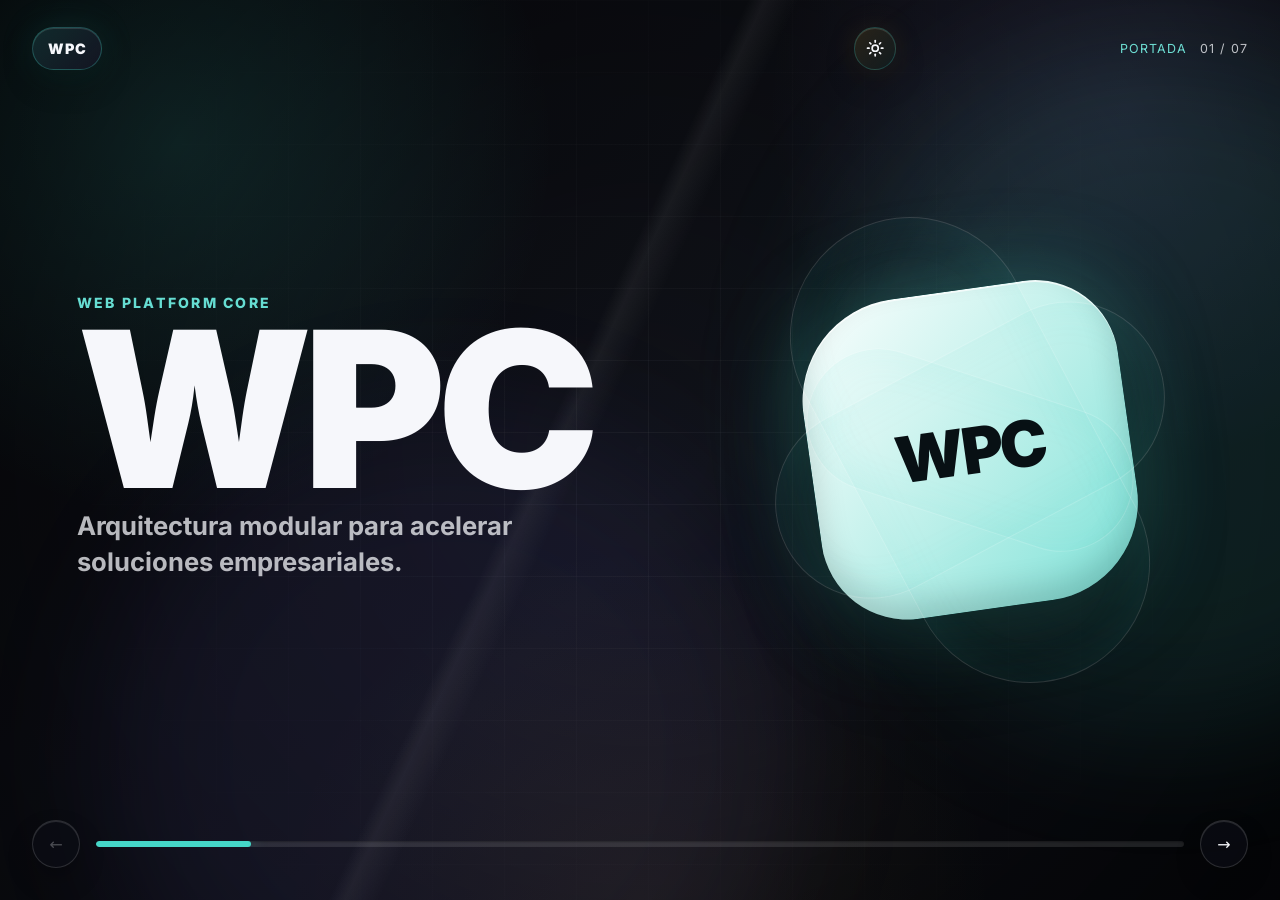
<file: guide/pillars-capabilities.html>
<!doctype html>
<html lang="es" data-bs-theme="dark">
  <head>
    <meta charset="utf-8" />
    <meta name="viewport" content="width=device-width, initial-scale=1" />
    <title>WPC | Pilares y capacidades</title>
    <meta
      name="description"
      content="Presentación ejecutiva de pilares y capacidades de Web Platform Core."
    />
    <link rel="icon" href="assets/img/web-platform-core.svg" />
    <script src="assets/js/theme.js"></script>
    <link rel="stylesheet" href="assets/lib/css/fonts.google.css" />
    <link rel="stylesheet" href="assets/css/pillars-capabilities.css" />
  </head>
  <body>
    <div class="presentation-shell" data-presentation>
      <header class="deck-chrome" aria-label="Controles de presentación">
        <a class="brand-mark" href="#slide-1" aria-label="Ir a portada">
          <span>WPC</span>
        </a>
        <div class="deck-meta">
          <button
            class="theme-toggle"
            type="button"
            data-theme-toggle
            aria-label="Cambiar a modo claro"
            aria-pressed="false"
            title="Cambiar a modo claro"
          >
            <i
              class="theme-toggle__icon theme-toggle__icon--light"
              data-lucide="sun"
              aria-hidden="true"
            ></i>
            <i
              class="theme-toggle__icon theme-toggle__icon--dark"
              data-lucide="moon"
              aria-hidden="true"
            ></i>
            <span class="visually-hidden" data-theme-toggle-label>
              Cambiar a modo claro
            </span>
          </button>
          <div class="deck-status">
            <span class="deck-status__label" data-slide-kicker>Pilar</span>
            <span class="deck-status__counter" data-slide-counter>01 / 07</span>
          </div>
        </div>
      </header>

      <main class="deck" aria-live="polite">
        <section
          id="slide-1"
          class="slide is-active"
          data-slide
          data-kicker="Portada"
        >
          <div class="slide__ambient" aria-hidden="true"></div>
          <div class="cover-grid">
            <div>
              <p class="eyebrow">Web Platform Core</p>
              <h1>WPC</h1>
              <p class="cover-subtitle">
                Arquitectura modular para acelerar soluciones empresariales.
              </p>
            </div>
            <div class="hero-container" aria-label="Contenedor WPC cerrado">
              <div class="wpc-core">
                <span>WPC</span>
              </div>
              <div class="orbit orbit--one"></div>
              <div class="orbit orbit--two"></div>
              <div class="orbit orbit--three"></div>
            </div>
          </div>
        </section>

        <section
          id="slide-2"
          class="slide slide--overview"
          data-slide
          data-kicker="Ecosistema"
        >
          <div class="slide__ambient" aria-hidden="true"></div>
          <div class="slide-heading">
            <p class="eyebrow">Vista general</p>
            <h2>Un contenedor. Cuatro capacidades.</h2>
          </div>
          <div class="ecosystem-map" aria-label="Ecosistema WPC">
            <div class="ecosystem-center">
              <span>WPC</span>
            </div>
            <article class="closed-box closed-box--gateway">
              <span>APP GATEWAY</span>
              <small>BFF</small>
            </article>
            <article class="closed-box closed-box--surface">
              <span>APP SURFACE</span>
              <small>Frontend</small>
            </article>
            <article class="closed-box closed-box--guide">
              <span>GUÍA VERSIONADA</span>
              <small>Conocimiento</small>
            </article>
            <article class="closed-box closed-box--tools">
              <span>HERRAMIENTAS</span>
              <small>Operación</small>
            </article>
          </div>
        </section>

        <section
          id="slide-3"
          class="slide slide--gateway"
          data-slide
          data-kicker="APP GATEWAY"
        >
          <div class="slide__ambient" aria-hidden="true"></div>
          <div class="pillar-layout">
            <div class="pillar-copy">
              <p class="eyebrow">Pilar 01</p>
              <h2>APP GATEWAY</h2>
              <p class="pillar-role">BFF empresarial</p>
              <ul class="benefit-grid" aria-label="Bondades de App Gateway">
                <li>
                  <span class="benefit-icon" aria-hidden="true">
                    <i data-lucide="shield-check"></i>
                  </span>
                  <span class="benefit-label">Núcleo sólido</span>
                </li>
                <li>
                  <span class="benefit-icon" aria-hidden="true">
                    <i data-lucide="puzzle"></i>
                  </span>
                  <span class="benefit-label">Extensibilidad</span>
                </li>
                <li>
                  <span class="benefit-icon" aria-hidden="true">
                    <i data-lucide="network"></i>
                  </span>
                  <span class="benefit-label">Orden arquitectónico</span>
                </li>
                <li>
                  <span class="benefit-icon" aria-hidden="true">
                    <i data-lucide="layers-3"></i>
                  </span>
                  <span class="benefit-label">Base robusta</span>
                </li>
              </ul>
            </div>
            <div class="module-stage" aria-label="Caja APP GATEWAY">
              <div class="module-box">
                <div class="module-box__lid"></div>
                <div class="module-box__back"></div>
                <div class="module-box__left"></div>
                <div class="module-box__right"></div>
                <div class="module-box__front">
                  <span>APP GATEWAY</span>
                </div>
                <div
                  class="module-box__payload"
                  id="gatewayPayload"
                  aria-hidden="true"
                >
                  <span>Core</span>
                  <small>Miniframework</small>
                  <span>Extension</span>
                  <small>Clean + Hexagonal Pragmática</small>
                </div>
              </div>
              <button
                class="module-toggle"
                type="button"
                data-module-toggle
                data-open-label="Abrir caja"
                data-close-label="Cerrar caja"
                aria-expanded="false"
                aria-controls="gatewayPayload"
                aria-label="Abrir módulo APP GATEWAY"
              >
                <i
                  class="module-toggle__icon module-toggle__icon--closed"
                  data-lucide="package"
                  aria-hidden="true"
                ></i>
                <i
                  class="module-toggle__icon module-toggle__icon--open"
                  data-lucide="package-open"
                  aria-hidden="true"
                ></i>
                <span class="visually-hidden">Abrir caja</span>
              </button>
              <p class="module-status">Módulo consolidado</p>
            </div>
          </div>
        </section>

        <section
          id="slide-4"
          class="slide slide--surface"
          data-slide
          data-kicker="APP SURFACE"
        >
          <div class="slide__ambient" aria-hidden="true"></div>
          <div class="pillar-layout">
            <div class="pillar-copy">
              <p class="eyebrow">Pilar 02</p>
              <h2>APP SURFACE</h2>
              <p class="pillar-role">Frontend progresivo</p>
              <ul class="benefit-grid" aria-label="Bondades de App Surface">
                <li>
                  <span class="benefit-icon" aria-hidden="true">
                    <i data-lucide="zap"></i>
                  </span>
                  <span class="benefit-label">Frontend acelerado</span>
                </li>
                <li>
                  <span class="benefit-icon" aria-hidden="true">
                    <i data-lucide="component"></i>
                  </span>
                  <span class="benefit-label">Reutilización visual</span>
                </li>
                <li>
                  <span class="benefit-icon" aria-hidden="true">
                    <i data-lucide="badge-check"></i>
                  </span>
                  <span class="benefit-label">Consistencia</span>
                </li>
                <li>
                  <span class="benefit-icon" aria-hidden="true">
                    <i data-lucide="rocket"></i>
                  </span>
                  <span class="benefit-label">Productividad</span>
                </li>
              </ul>
            </div>
            <div class="module-stage" aria-label="Caja APP SURFACE">
              <div class="module-box">
                <div class="module-box__lid"></div>
                <div class="module-box__back"></div>
                <div class="module-box__left"></div>
                <div class="module-box__right"></div>
                <div class="module-box__front">
                  <span>APP SURFACE</span>
                </div>
                <div
                  class="module-box__payload"
                  id="surfacePayload"
                  aria-hidden="true"
                >
                  <span>Admin UI Integration Pack</span>
                  <small>Adminty</small>
                  <span>Toolkit</span>
                  <small>Componentes y adapters</small>
                </div>
              </div>
              <button
                class="module-toggle"
                type="button"
                data-module-toggle
                data-open-label="Abrir caja"
                data-close-label="Cerrar caja"
                aria-expanded="false"
                aria-controls="surfacePayload"
                aria-label="Abrir módulo APP SURFACE"
              >
                <i
                  class="module-toggle__icon module-toggle__icon--closed"
                  data-lucide="package"
                  aria-hidden="true"
                ></i>
                <i
                  class="module-toggle__icon module-toggle__icon--open"
                  data-lucide="package-open"
                  aria-hidden="true"
                ></i>
                <span class="visually-hidden">Abrir caja</span>
              </button>
              <p class="module-status">Módulo consolidado</p>
            </div>
          </div>
        </section>

        <section
          id="slide-5"
          class="slide slide--long-title slide--guide"
          data-slide
          data-kicker="GUÍA VERSIONADA"
        >
          <div class="slide__ambient" aria-hidden="true"></div>
          <div class="pillar-layout">
            <div class="pillar-copy">
              <p class="eyebrow">Pilar 03</p>
              <h2
                class="pillar-title pillar-title--guide"
                aria-label="GUÍA VERSIONADA"
              >
                <span aria-hidden="true">GUÍA</span>
                <span aria-hidden="true">VERSIONADA</span>
              </h2>
              <p class="pillar-role">Conocimiento operativo</p>
              <ul
                class="benefit-grid"
                aria-label="Bondades de la guía versionada"
              >
                <li>
                  <span class="benefit-icon" aria-hidden="true">
                    <i data-lucide="book-open-check"></i>
                  </span>
                  <span class="benefit-label">Documentación viva</span>
                </li>
                <li>
                  <span class="benefit-icon" aria-hidden="true">
                    <i data-lucide="git-branch"></i>
                  </span>
                  <span class="benefit-label">Trazabilidad</span>
                </li>
                <li>
                  <span class="benefit-icon" aria-hidden="true">
                    <i data-lucide="list-tree"></i>
                  </span>
                  <span class="benefit-label">Conocimiento ordenado</span>
                </li>
                <li>
                  <span class="benefit-icon" aria-hidden="true">
                    <i data-lucide="handshake"></i>
                  </span>
                  <span class="benefit-label">Transferencia técnica</span>
                </li>
              </ul>
            </div>
            <div class="module-stage" aria-label="Caja GUÍA VERSIONADA">
              <div class="module-box">
                <div class="module-box__lid"></div>
                <div class="module-box__back"></div>
                <div class="module-box__left"></div>
                <div class="module-box__right"></div>
                <div class="module-box__front">
                  <span>GUÍA VERSIONADA</span>
                </div>
                <div
                  class="module-box__payload"
                  id="guidePayload"
                  aria-hidden="true"
                >
                  <span>Prototipos</span>
                  <small>Código fuente</small>
                  <span>Diagramas</span>
                  <small>Documentación detallada</small>
                </div>
              </div>
              <button
                class="module-toggle"
                type="button"
                data-module-toggle
                data-open-label="Abrir caja"
                data-close-label="Cerrar caja"
                aria-expanded="false"
                aria-controls="guidePayload"
                aria-label="Abrir módulo GUÍA VERSIONADA"
              >
                <i
                  class="module-toggle__icon module-toggle__icon--closed"
                  data-lucide="package"
                  aria-hidden="true"
                ></i>
                <i
                  class="module-toggle__icon module-toggle__icon--open"
                  data-lucide="package-open"
                  aria-hidden="true"
                ></i>
                <span class="visually-hidden">Abrir caja</span>
              </button>
              <p class="module-status">DOCUMENTACIÓN VIVA</p>
            </div>
          </div>
        </section>

        <section
          id="slide-6"
          class="slide slide--long-title slide--tools"
          data-slide
          data-kicker="HERRAMIENTAS"
        >
          <div class="slide__ambient" aria-hidden="true"></div>
          <div class="pillar-layout">
            <div class="pillar-copy">
              <p class="eyebrow">Pilar 04</p>
              <h2
                class="pillar-title pillar-title--tools"
                aria-label="HERRAMIENTAS"
              >
                <span aria-hidden="true">HERRAMIENTAS</span>
              </h2>
              <p class="pillar-role">Gobierno técnico</p>
              <ul class="benefit-grid" aria-label="Bondades de herramientas">
                <li>
                  <span class="benefit-icon" aria-hidden="true">
                    <i data-lucide="activity"></i>
                  </span>
                  <span class="benefit-label">Observabilidad</span>
                </li>
                <li>
                  <span class="benefit-icon" aria-hidden="true">
                    <i data-lucide="bot"></i>
                  </span>
                  <span class="benefit-label">Automatización</span>
                </li>
                <li>
                  <span class="benefit-icon" aria-hidden="true">
                    <i data-lucide="landmark"></i>
                  </span>
                  <span class="benefit-label">Gobierno técnico</span>
                </li>
                <li>
                  <span class="benefit-icon" aria-hidden="true">
                    <i data-lucide="gauge"></i>
                  </span>
                  <span class="benefit-label">Eficiencia operativa</span>
                </li>
              </ul>
            </div>
            <div class="module-stage" aria-label="Caja HERRAMIENTAS">
              <div class="module-box">
                <div class="module-box__lid"></div>
                <div class="module-box__back"></div>
                <div class="module-box__left"></div>
                <div class="module-box__right"></div>
                <div class="module-box__front">
                  <span>HERRAMIENTAS</span>
                </div>
                <div
                  class="module-box__payload module-box__payload--stacked"
                  id="toolsPayload"
                  aria-hidden="true"
                >
                  <span>TELEMETRÍA</span>
                  <small>Logs</small>
                  <span>COMPONENTES</span>
                  <small>Automatización</small>
                  <span>CONTRATOS</span>
                  <small>Automatización</small>
                </div>
              </div>
              <button
                class="module-toggle"
                type="button"
                data-module-toggle
                data-open-label="Abrir caja"
                data-close-label="Cerrar caja"
                aria-expanded="false"
                aria-controls="toolsPayload"
                aria-label="Abrir módulo HERRAMIENTAS"
              >
                <i
                  class="module-toggle__icon module-toggle__icon--closed"
                  data-lucide="package"
                  aria-hidden="true"
                ></i>
                <i
                  class="module-toggle__icon module-toggle__icon--open"
                  data-lucide="package-open"
                  aria-hidden="true"
                ></i>
                <span class="visually-hidden">Abrir caja</span>
              </button>
              <p class="module-status">AUTOMATIZACIÓN POR COMANDOS</p>
            </div>
          </div>
        </section>

        <section
          id="slide-7"
          class="slide slide--closing"
          data-slide
          data-kicker="Cierre"
        >
          <div class="slide__ambient" aria-hidden="true"></div>
          <div class="closing-layout">
            <div class="slide-heading">
              <p class="eyebrow">Ecosistema completo</p>
              <h2>WPC acelera con estructura.</h2>
            </div>
            <div class="closing-system" aria-label="Pilares completos de WPC">
              <div class="closing-core">WPC</div>
              <div class="closing-pill closing-pill--gateway">
                <span class="closing-pill__icon" aria-hidden="true">
                  <i data-lucide="server"></i>
                </span>
                <span>BFF</span>
              </div>
              <div class="closing-pill closing-pill--surface">
                <span class="closing-pill__icon" aria-hidden="true">
                  <i data-lucide="monitor-smartphone"></i>
                </span>
                <span>Frontend</span>
              </div>
              <div class="closing-pill closing-pill--guide">
                <span class="closing-pill__icon" aria-hidden="true">
                  <i data-lucide="book-open"></i>
                </span>
                <span>Guía Versionada</span>
              </div>
              <div class="closing-pill closing-pill--tools">
                <span class="closing-pill__icon" aria-hidden="true">
                  <i data-lucide="wrench"></i>
                </span>
                <span>Herramientas</span>
              </div>
            </div>
            <a class="closing-bondades-link" href="index.html">
              <span>Ver respaldo documental</span>
              <i data-lucide="arrow-right" aria-hidden="true"></i>
            </a>
          </div>
        </section>
      </main>

      <footer class="deck-controls">
        <button
          class="deck-button"
          type="button"
          data-prev
          aria-label="Slide anterior"
        >
          <span aria-hidden="true">←</span>
        </button>
        <div class="progress-track" aria-label="Progreso de presentación">
          <span data-progress></span>
        </div>
        <button
          class="deck-button"
          type="button"
          data-next
          aria-label="Slide siguiente"
        >
          <span aria-hidden="true">→</span>
        </button>
      </footer>
    </div>

    <script src="assets/lib/js/lucide.min.js" defer></script>
    <script src="assets/js/pillars-capabilities.js" defer></script>
  </body>
</html>
</file>
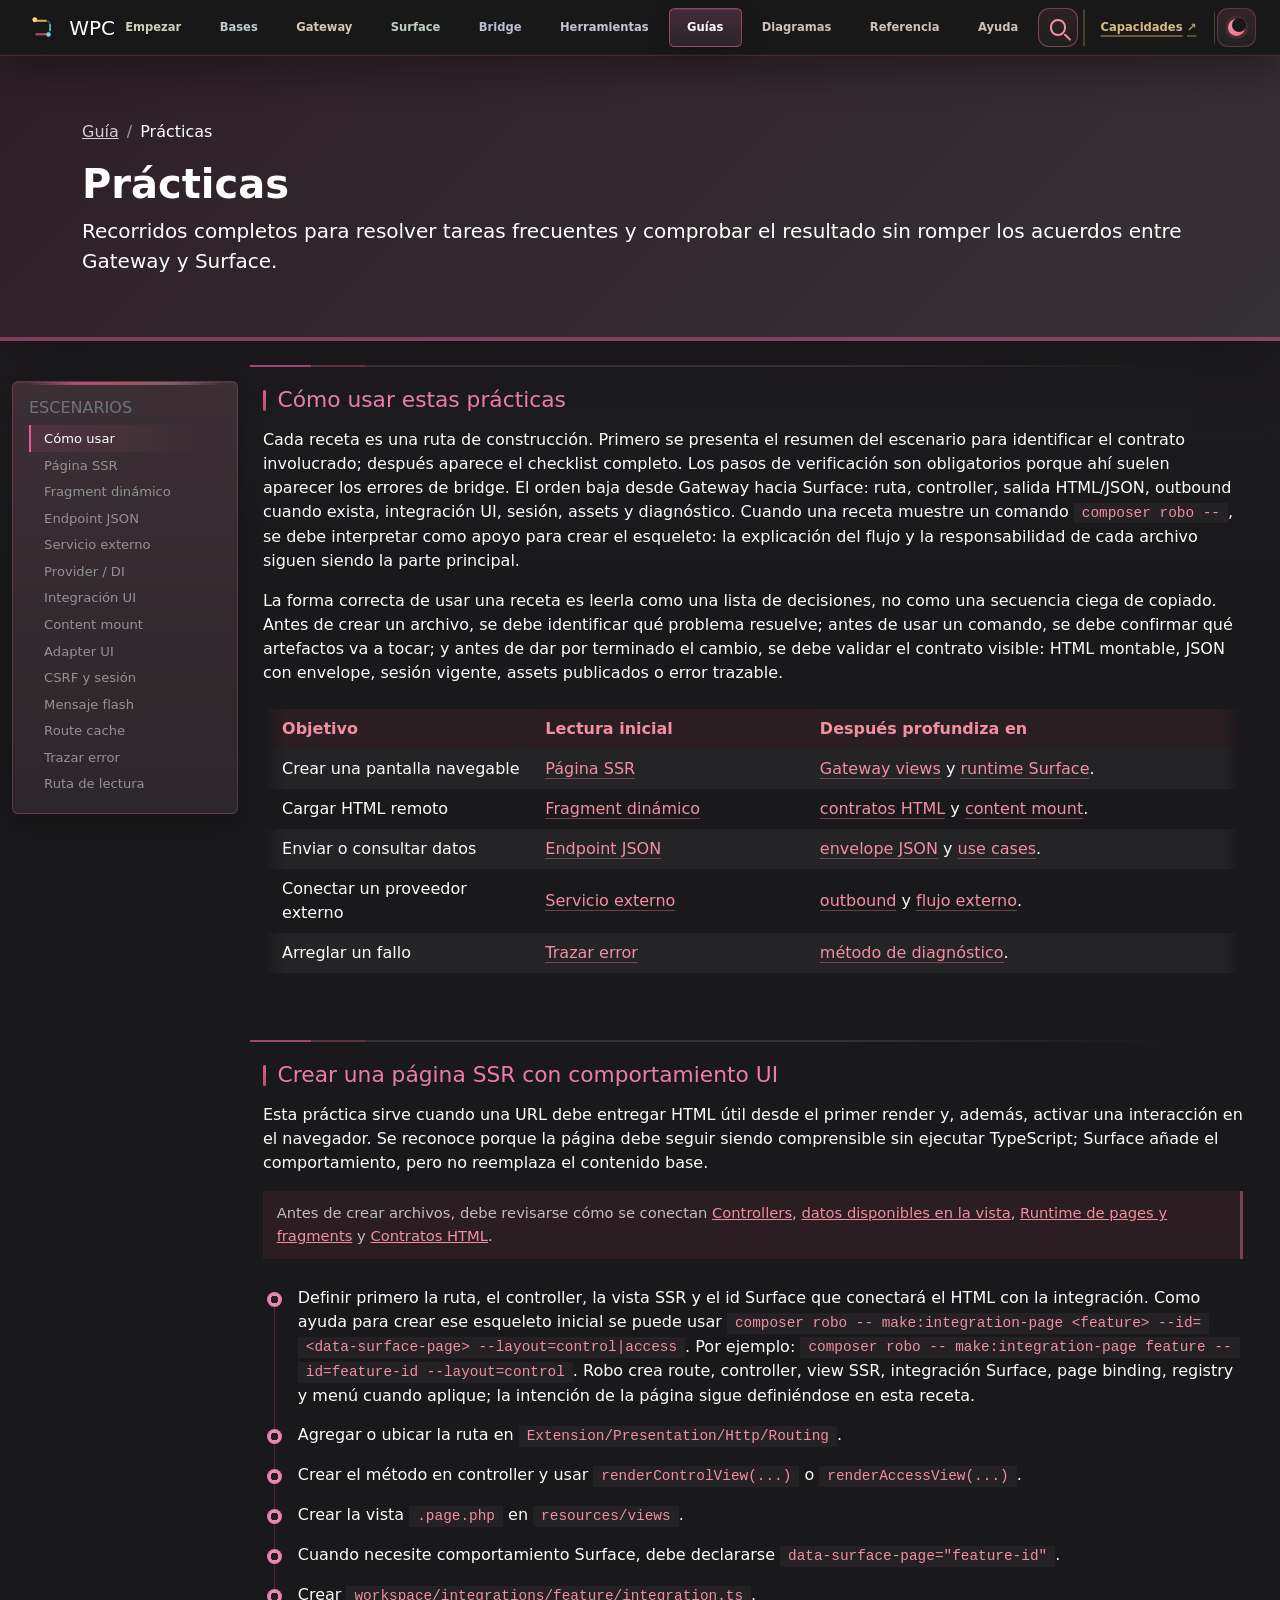
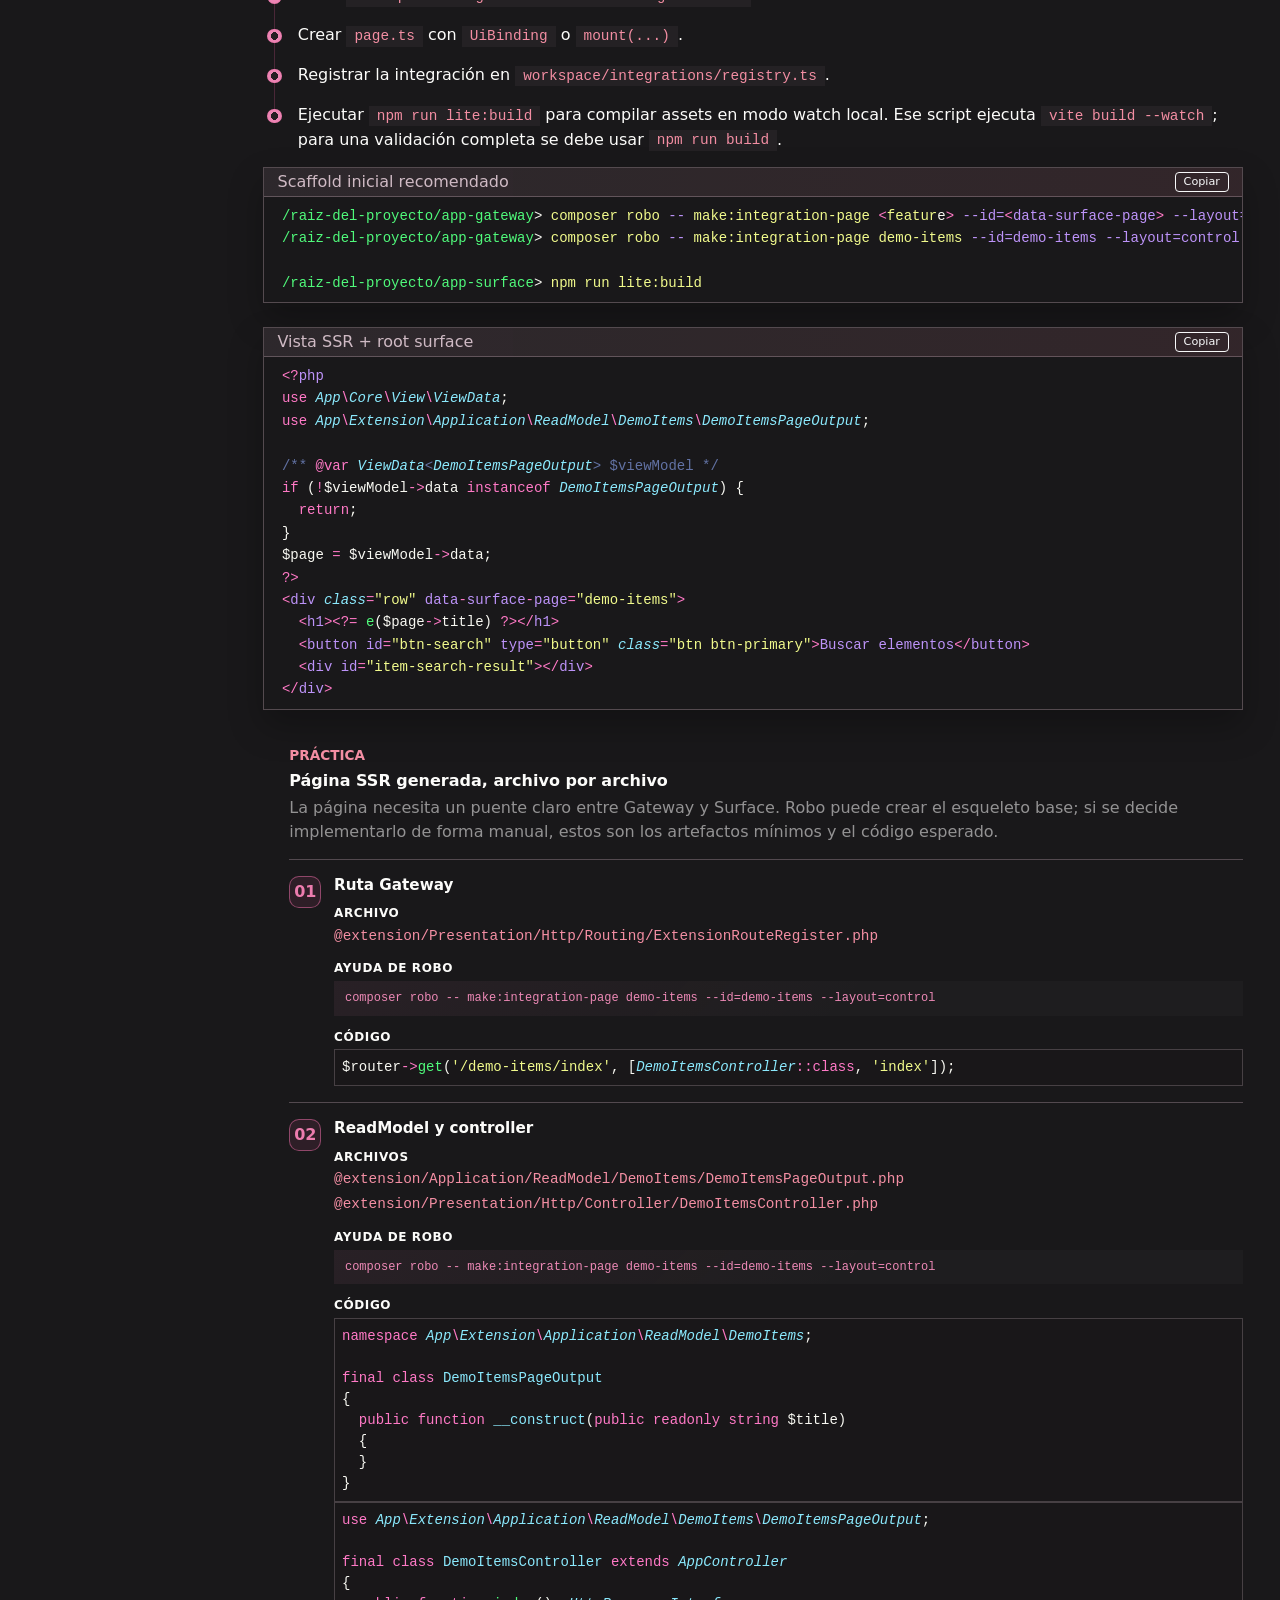
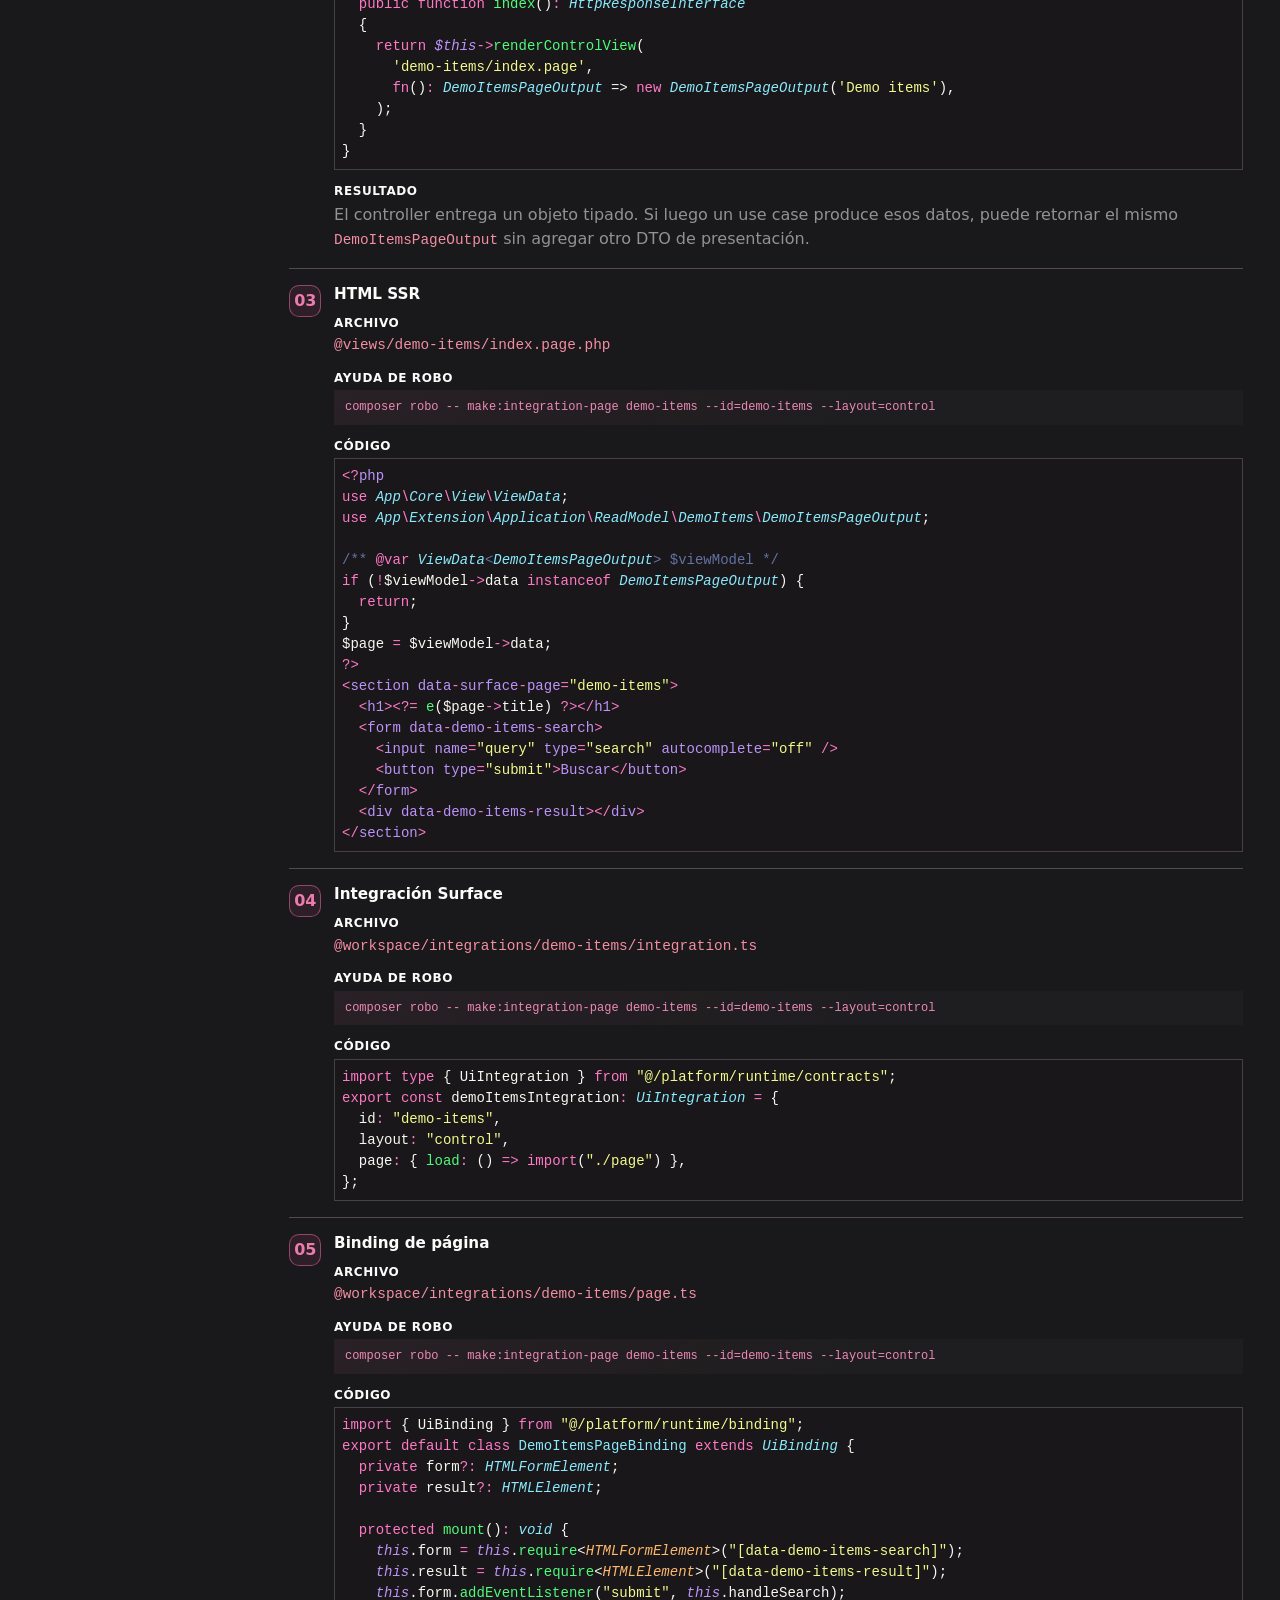
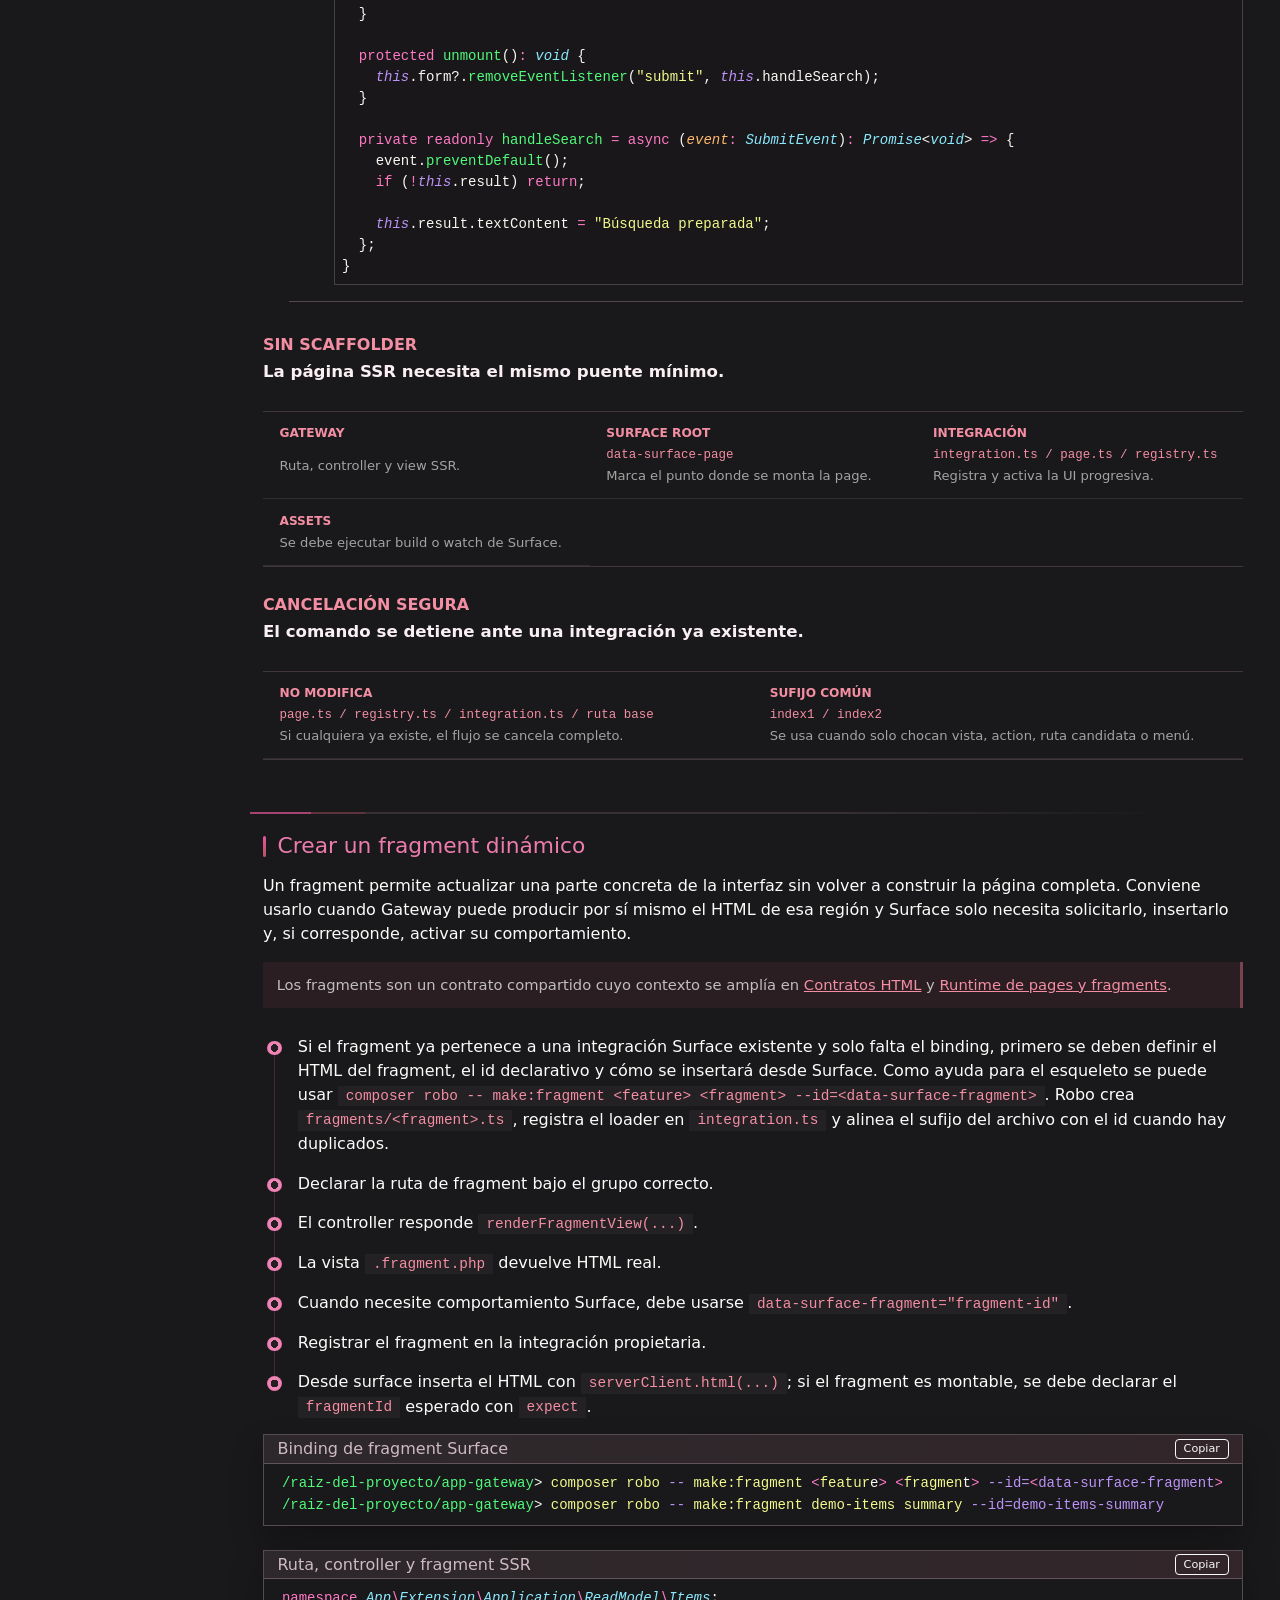
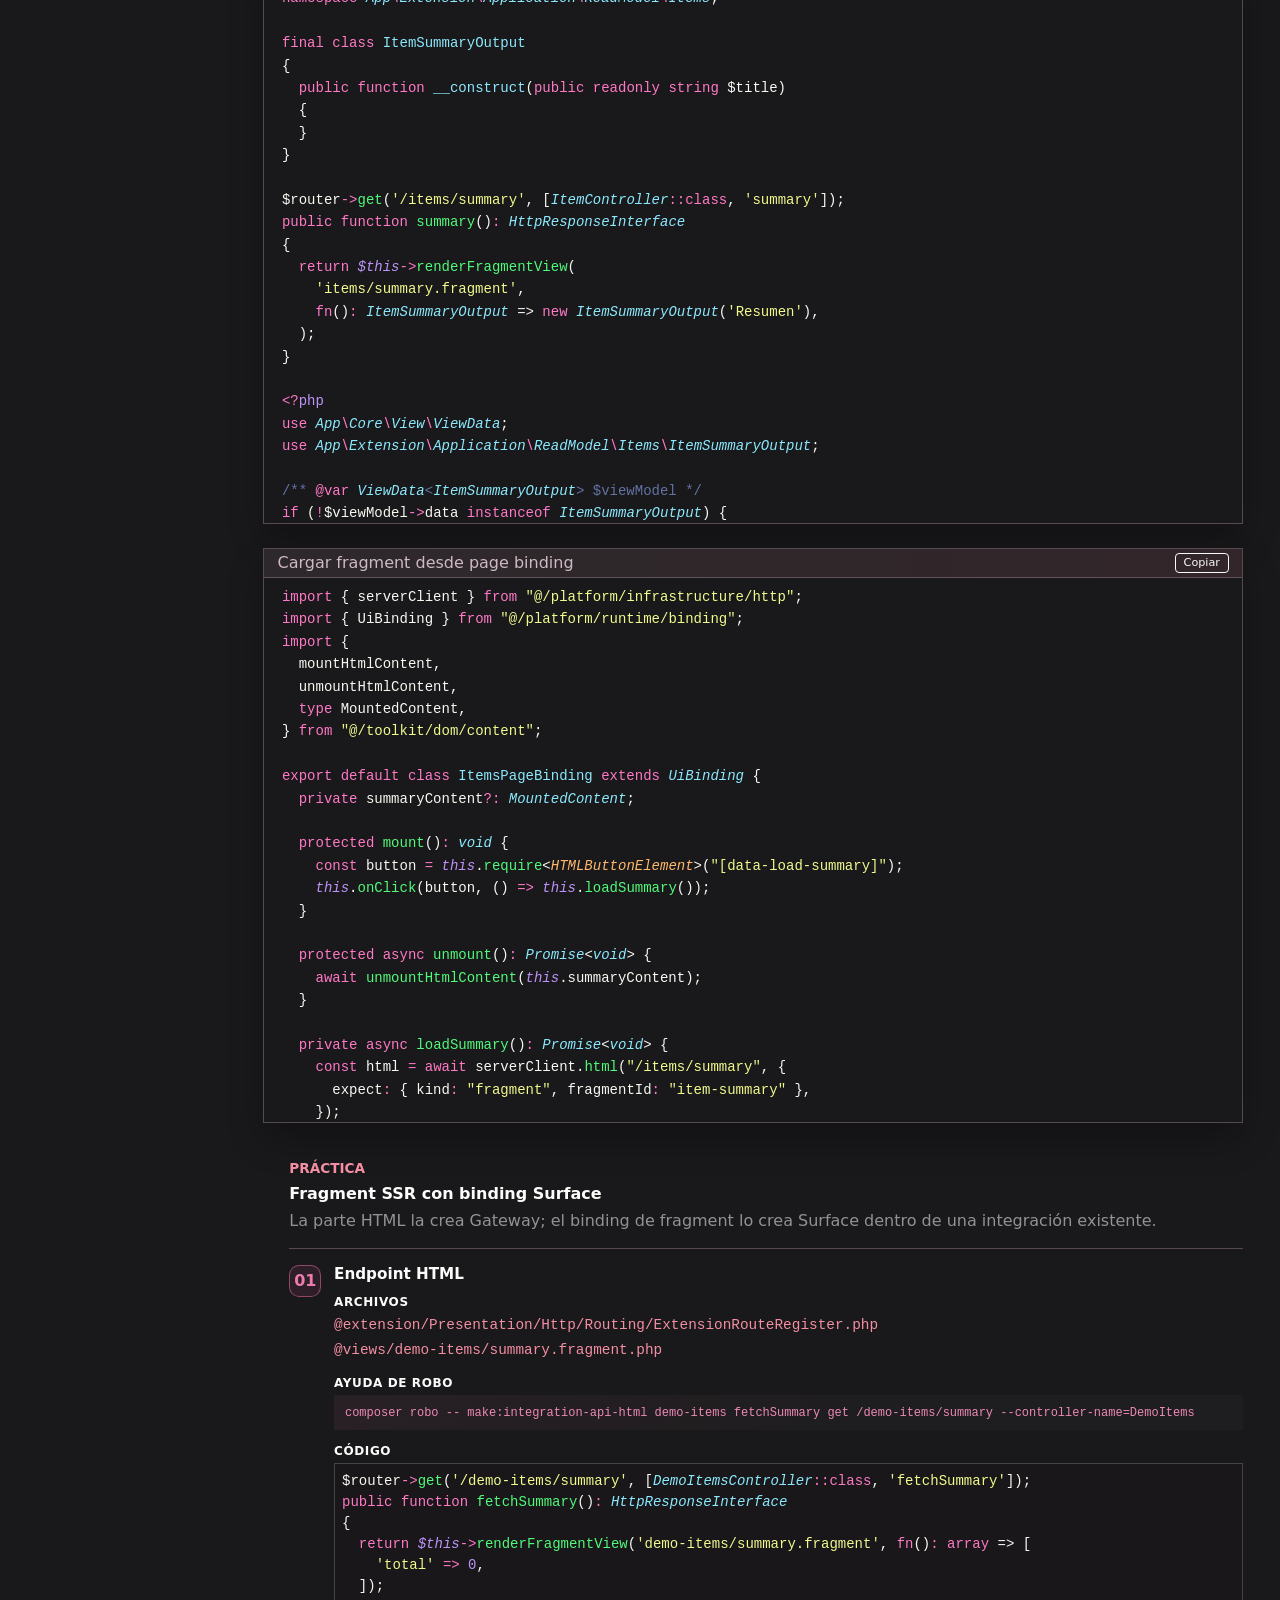
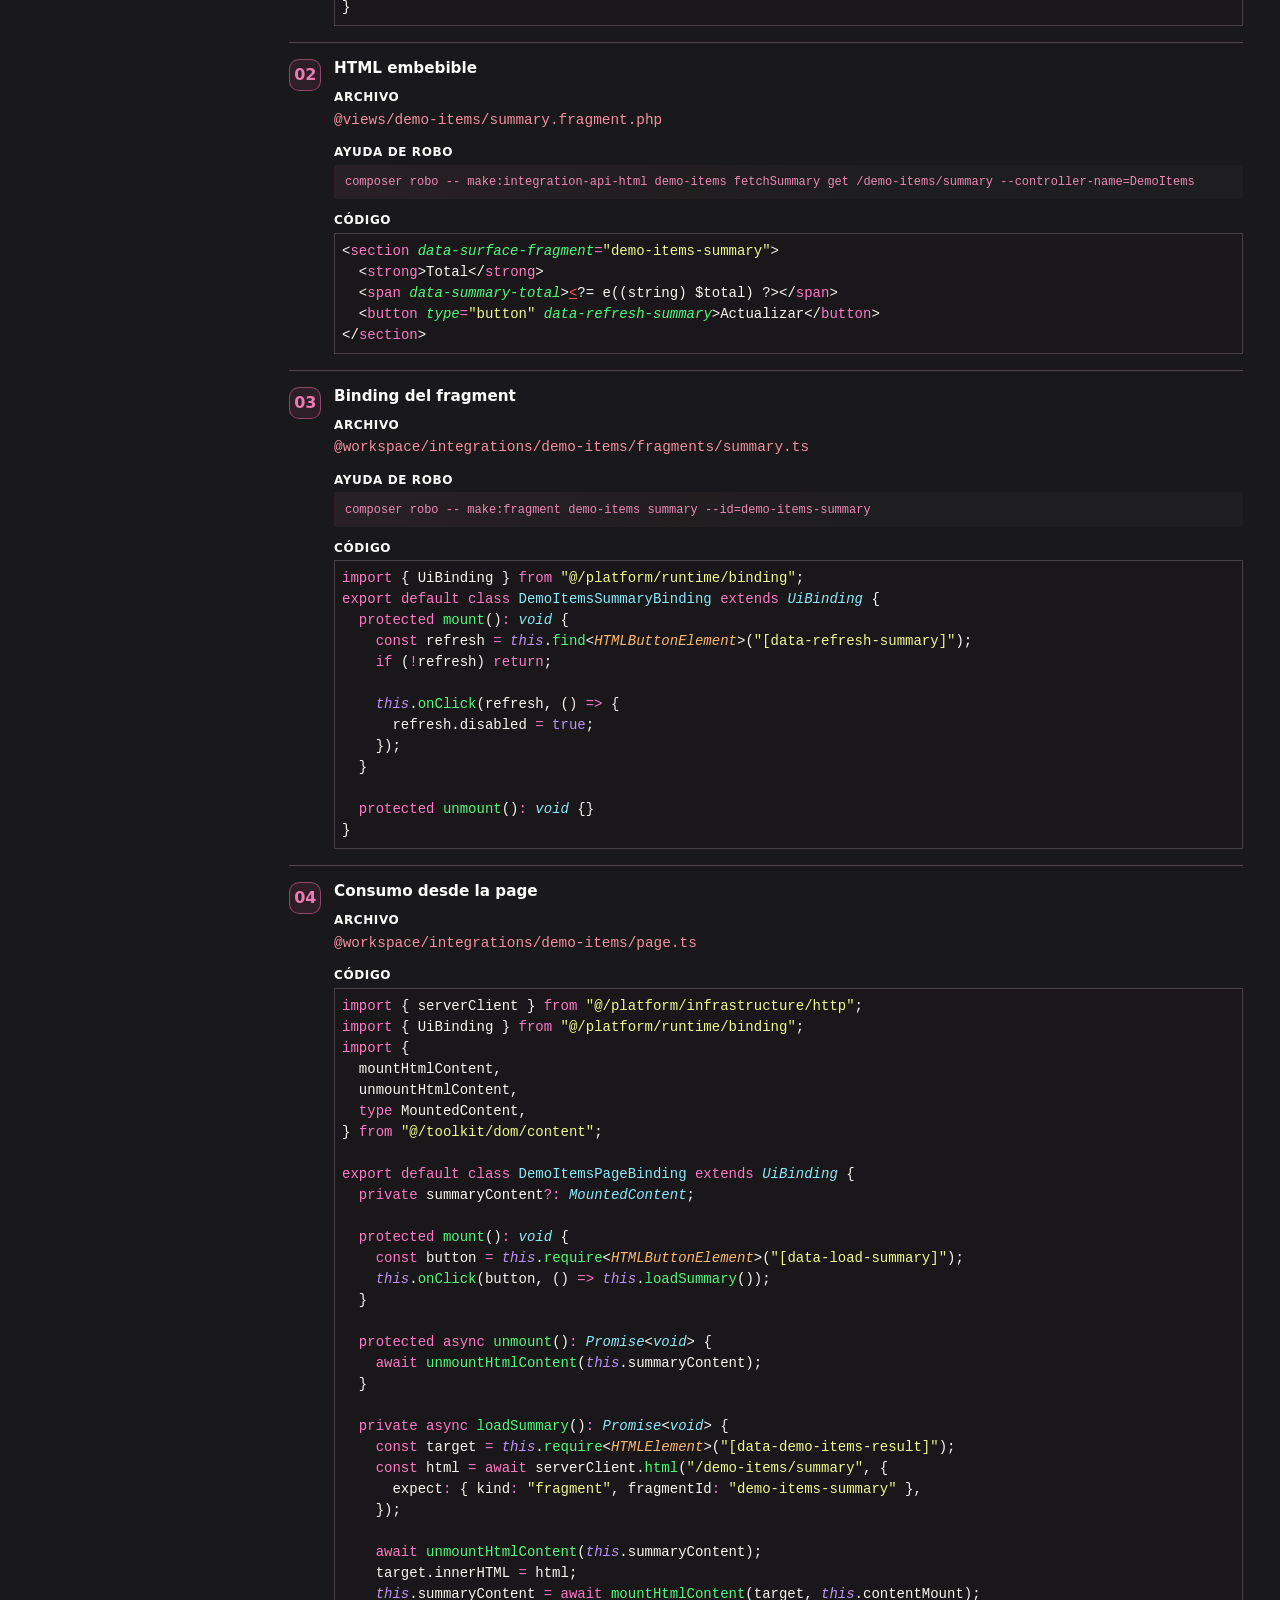
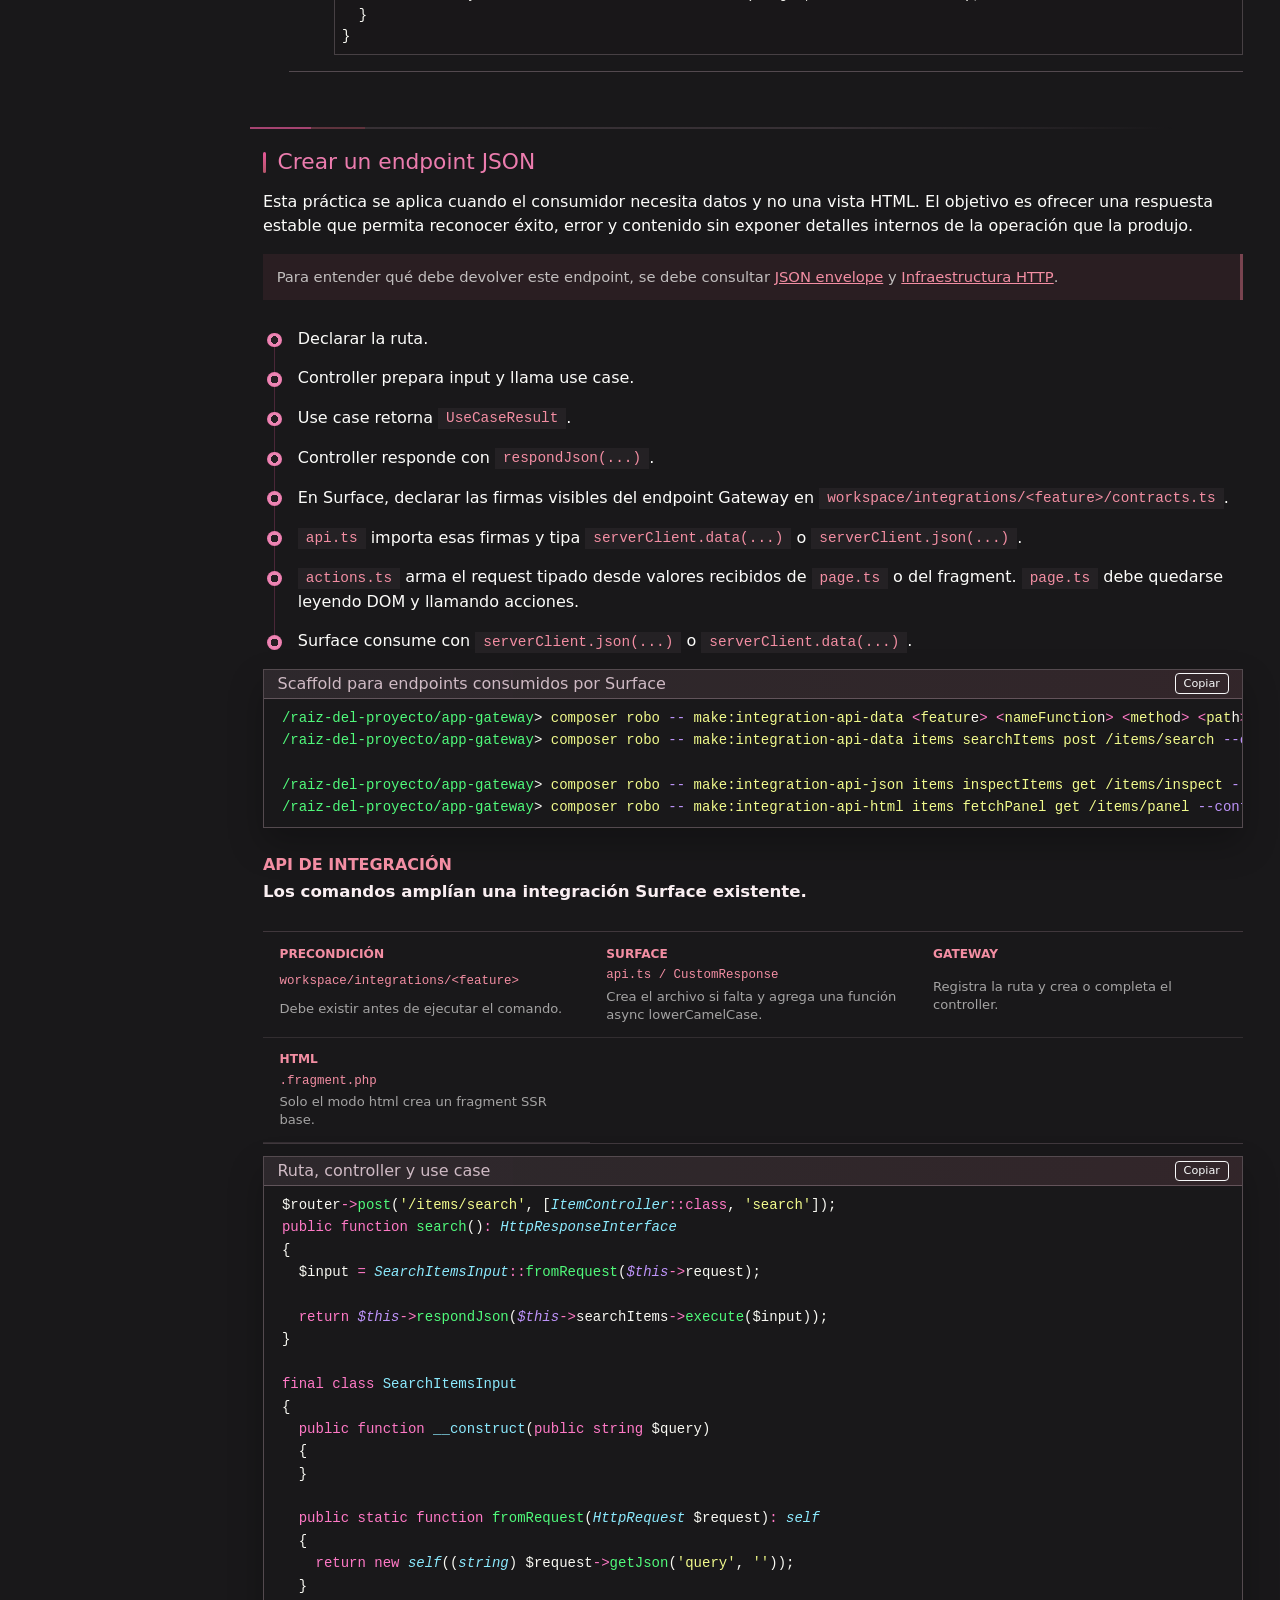
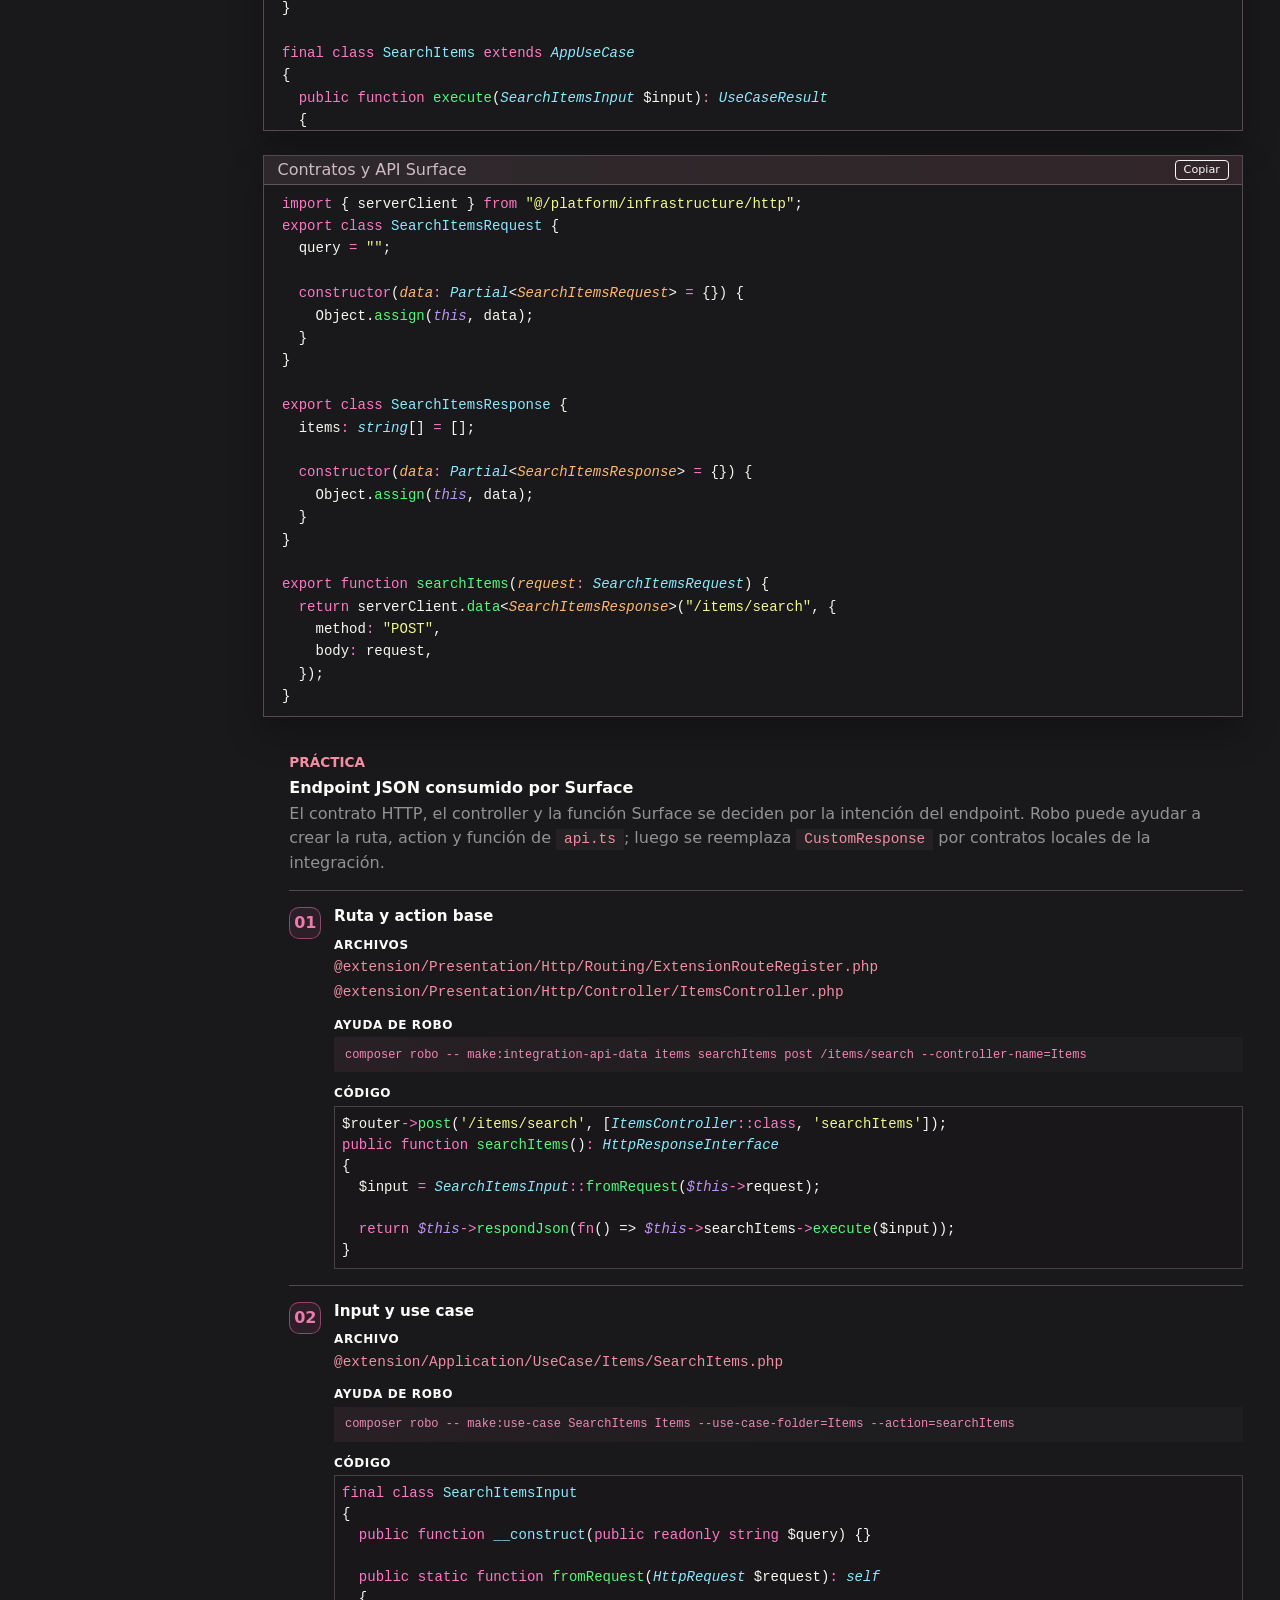
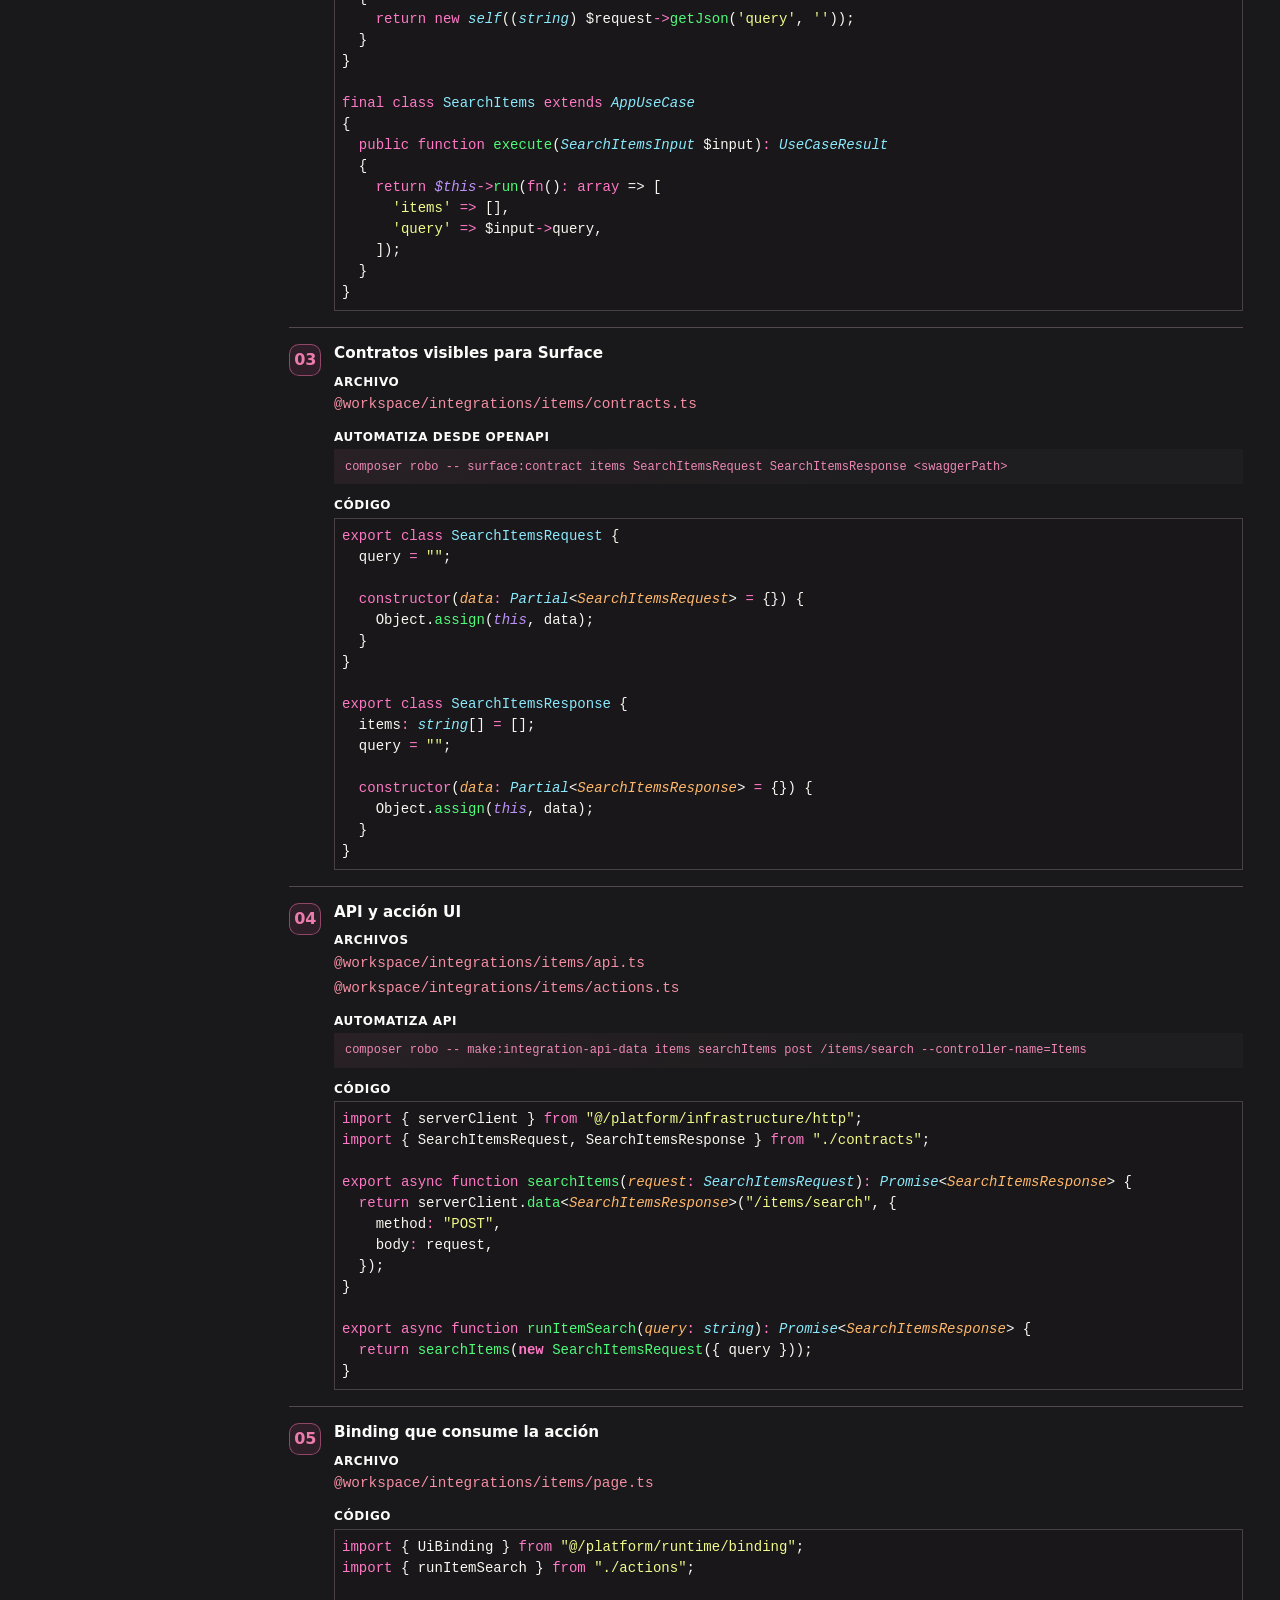
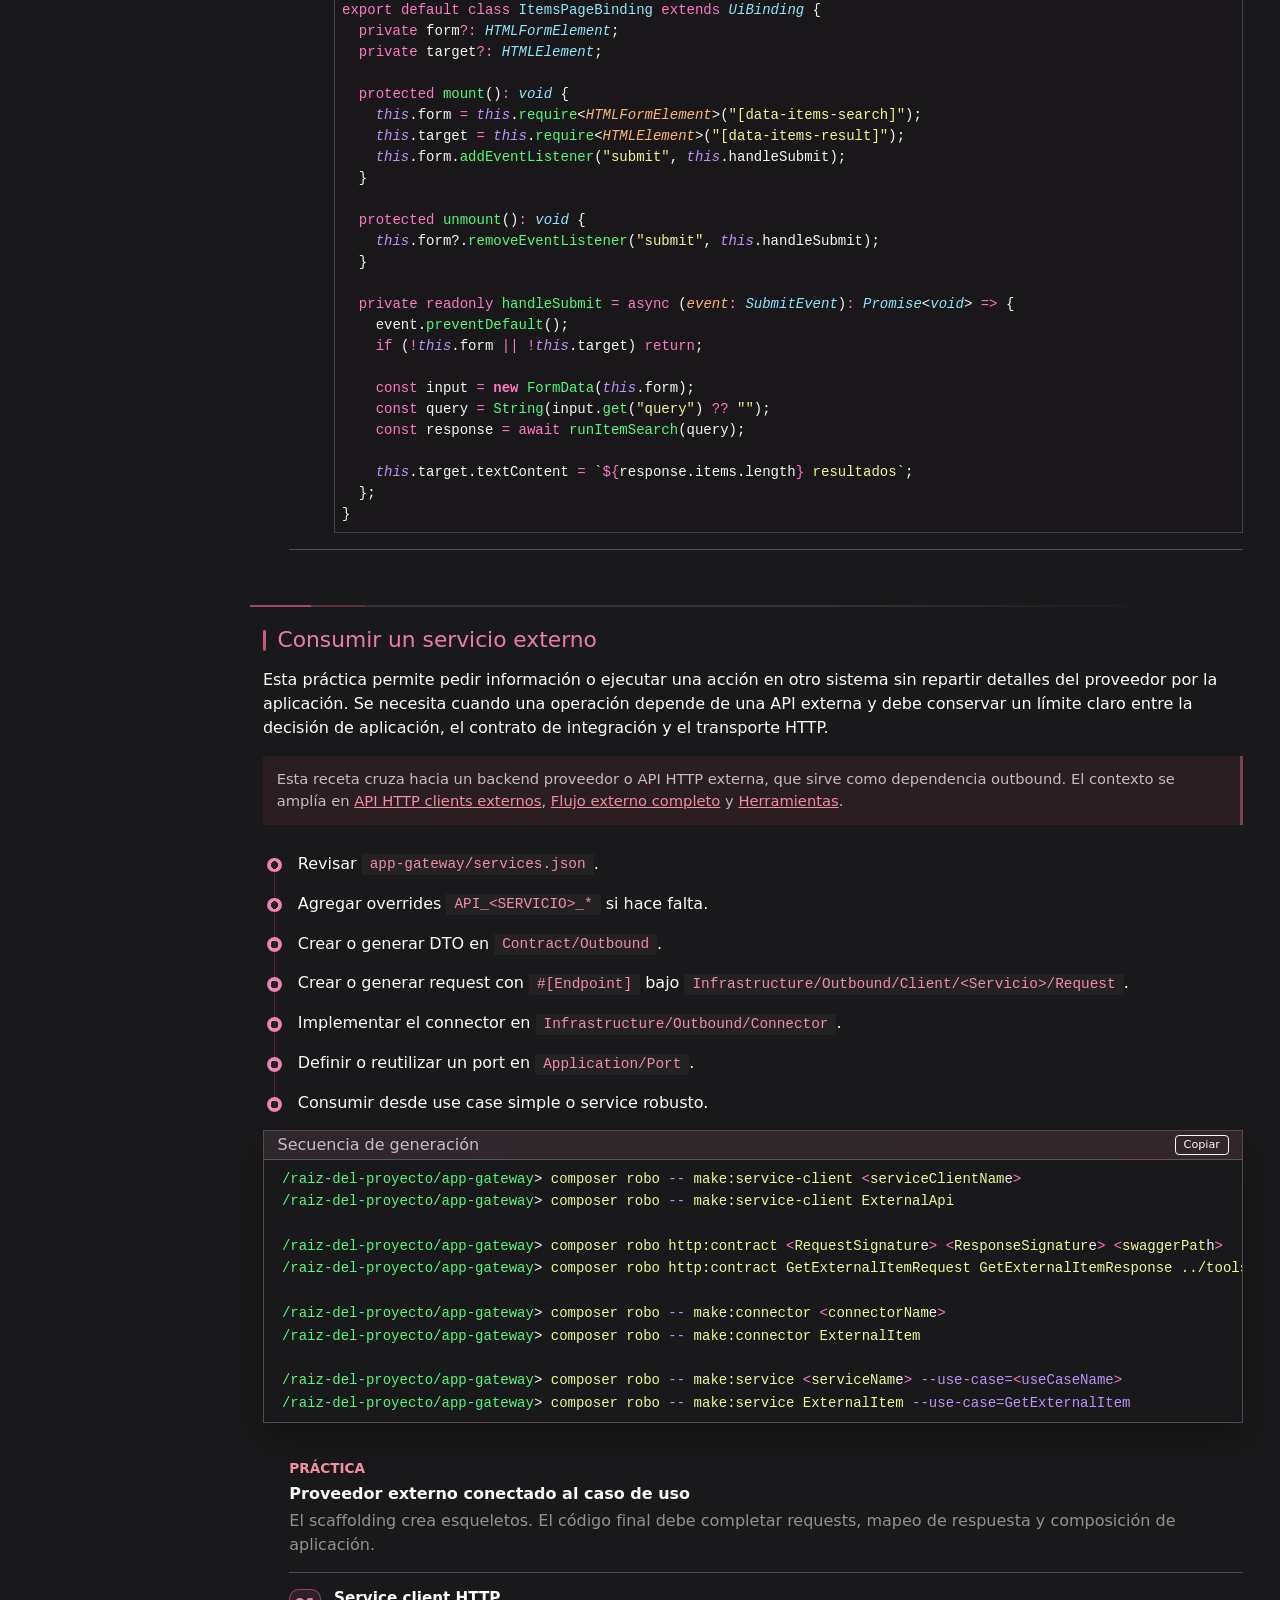
<file: guide/recipes.html>
<!doctype html>
<html lang="es" data-bs-theme="dark">
  <head>
    <meta charset="utf-8" />
    <meta name="viewport" content="width=device-width, initial-scale=1" />
    <title>Prácticas | Web Platform Core Guía</title>
    <link
      rel="icon"
      type="image/svg+xml"
      href="assets/img/web-platform-core.svg"
    />
    <script src="assets/js/theme.js"></script>
    <link href="assets/lib/css/bootstrap.min.css" rel="stylesheet" />
    <link href="assets/lib/css/bootstrap-icons-min.css" rel="stylesheet" />
    <link href="assets/css/guide.css" rel="stylesheet" />
  </head>

  <body
    class="guide-page--recipes"
    data-bs-spy="scroll"
    data-bs-target="#guide-nav"
    data-bs-smooth-scroll="true"
    tabindex="0"
  >
    <nav class="navbar navbar-expand-xl bg-white border-bottom sticky-top">
      <div class="container-fluid px-3 px-lg-4">
        <a class="navbar-brand" href="index.html">
          <img
            class="navbar-brand__logo"
            src="assets/img/web-platform-core.svg"
            alt=""
            aria-hidden="true"
          />
          <span class="navbar-brand__text">WPC</span>
        </a>
        <button
          class="navbar-toggler"
          type="button"
          data-bs-toggle="collapse"
          data-bs-target="#guide-navbar"
          aria-controls="guide-navbar"
          aria-expanded="false"
          aria-label="Abrir navegación"
        >
          <span class="navbar-toggler-icon"></span>
        </button>
        <div id="guide-navbar" class="collapse navbar-collapse">
          <ul class="navbar-nav ms-auto mb-2 mb-lg-0" data-guide-nav>
            <li class="nav-item">
              <a class="nav-link" href="getting-started.html">Empezar</a>
            </li>
            <li class="nav-item">
              <a class="nav-link" href="fundamentals.html">Bases</a>
            </li>
            <li class="nav-item">
              <a class="nav-link" href="app-gateway.html">Gateway</a>
            </li>
            <li class="nav-item">
              <a class="nav-link" href="app-surface.html">Surface</a>
            </li>
            <li class="nav-item">
              <a class="nav-link" href="bridge.html">Bridge</a>
            </li>
            <li class="nav-item">
              <a class="nav-link" href="tools.html">Herramientas</a>
            </li>
            <li class="nav-item">
              <a class="nav-link" href="recipes.html">Prácticas</a>
            </li>
            <li class="nav-item">
              <a class="nav-link" href="diagrams.html">Diagramas</a>
            </li>
            <li class="nav-item">
              <a class="nav-link" href="reference.html">Referencia</a>
            </li>
            <li class="nav-item">
              <a class="nav-link" href="troubleshooting.html">Ayuda</a>
            </li>
          </ul>
        </div>
      </div>
    </nav>

    <header class="guide-page-hero text-white py-5">
      <div class="container py-3">
        <nav aria-label="breadcrumb">
          <ol class="breadcrumb mb-3">
            <li class="breadcrumb-item"><a href="index.html">Guía</a></li>
            <li class="breadcrumb-item active" aria-current="page">
              Prácticas
            </li>
          </ol>
        </nav>
        <h1 class="display-6 fw-bold">Prácticas</h1>
        <p class="lead mb-0">
          Recorridos completos para resolver tareas frecuentes y comprobar el
          resultado sin romper los acuerdos entre Gateway y Surface.
        </p>
      </div>
    </header>

    <div class="container-fluid guide-shell px-3 px-lg-4 py-4">
      <div class="row g-4">
        <aside class="col-lg-3 col-xl-2 px-0 pt-3">
          <div class="guide-sidebar position-sticky">
            <div class="card border-0 shadow-sm">
              <div class="card-body">
                <h2 class="h6 text-uppercase text-secondary">Escenarios</h2>
                <nav id="guide-nav" class="guide-nav nav nav-pills flex-column">
                  <a class="nav-link" href="#how-to-use">Cómo usar</a>
                  <a class="nav-link" href="#page">Página SSR</a>
                  <a class="nav-link" href="#fragment">Fragment dinámico</a>
                  <a class="nav-link" href="#json">Endpoint JSON</a>
                  <a class="nav-link" href="#outbound">Servicio externo</a>
                  <a class="nav-link" href="#provider-di">Provider / DI</a>
                  <a class="nav-link" href="#surface-integration"
                    >Integración UI</a
                  >
                  <a class="nav-link" href="#content-mount">Content mount</a>
                  <a class="nav-link" href="#adapter">Adapter UI</a>
                  <a class="nav-link" href="#auth-session">CSRF y sesión</a>
                  <a class="nav-link" href="#flash-message">Mensaje flash</a>
                  <a class="nav-link" href="#route-cache">Route cache</a>
                  <a class="nav-link" href="#trace-error">Trazar error</a>
                  <a class="nav-link" href="#next">Ruta de lectura</a>
                </nav>
              </div>
            </div>
          </div>
        </aside>

        <main class="col-lg-9 col-xl-10">
          <section id="how-to-use" class="guide-section">
            <div class="card border-0 shadow-sm">
              <div class="card-body">
                <h2>Cómo usar estas prácticas</h2>
                <p>
                  Cada receta es una ruta de construcción. Primero se presenta
                  el resumen del escenario para identificar el contrato
                  involucrado; después aparece el checklist completo. Los pasos
                  de verificación son obligatorios porque ahí suelen aparecer
                  los errores de bridge. El orden baja desde Gateway hacia
                  Surface: ruta, controller, salida HTML/JSON, outbound cuando
                  exista, integración UI, sesión, assets y diagnóstico. Cuando
                  una receta muestre un comando
                  <code>composer robo --</code>, se debe interpretar como apoyo
                  para crear el esqueleto: la explicación del flujo y la
                  responsabilidad de cada archivo siguen siendo la parte
                  principal.
                </p>
                <p>
                  La forma correcta de usar una receta es leerla como una lista
                  de decisiones, no como una secuencia ciega de copiado. Antes
                  de crear un archivo, se debe identificar qué problema
                  resuelve; antes de usar un comando, se debe confirmar qué
                  artefactos va a tocar; y antes de dar por terminado el cambio,
                  se debe validar el contrato visible: HTML montable, JSON con
                  envelope, sesión vigente, assets publicados o error trazable.
                </p>
                <div class="table-responsive">
                  <table class="table table-striped table-guide align-middle">
                    <colgroup>
                      <col class="w-28pct" />
                      <col class="w-28pct" />
                      <col class="w-44pct" />
                    </colgroup>
                    <thead>
                      <tr>
                        <th>Objetivo</th>
                        <th>Lectura inicial</th>
                        <th>Después profundiza en</th>
                      </tr>
                    </thead>
                    <tbody>
                      <tr>
                        <td>Crear una pantalla navegable</td>
                        <td><a href="#page">Página SSR</a></td>
                        <td>
                          <a href="app-gateway.html#gateway-flow-response"
                            >Gateway views</a
                          >
                          y
                          <a href="app-surface.html#runtime">runtime Surface</a
                          >.
                        </td>
                      </tr>
                      <tr>
                        <td>Cargar HTML remoto</td>
                        <td><a href="#fragment">Fragment dinámico</a></td>
                        <td>
                          <a href="bridge.html#html">contratos HTML</a> y
                          <a href="app-surface.html#content-mount"
                            >content mount</a
                          >.
                        </td>
                      </tr>
                      <tr>
                        <td>Enviar o consultar datos</td>
                        <td><a href="#json">Endpoint JSON</a></td>
                        <td>
                          <a href="bridge.html#bridge-flow-search-items"
                            >envelope JSON</a
                          >
                          y
                          <a href="app-gateway.html#gateway-flow-usecase"
                            >use cases</a
                          >.
                        </td>
                      </tr>
                      <tr>
                        <td>Conectar un proveedor externo</td>
                        <td><a href="#outbound">Servicio externo</a></td>
                        <td>
                          <a href="app-gateway.html#external-clients-config"
                            >outbound</a
                          >
                          y
                          <a href="bridge.html#external-flow">flujo externo</a>.
                        </td>
                      </tr>
                      <tr>
                        <td>Arreglar un fallo</td>
                        <td><a href="#trace-error">Trazar error</a></td>
                        <td>
                          <a href="troubleshooting.html#diagnostic-method"
                            >método de diagnóstico</a
                          >.
                        </td>
                      </tr>
                    </tbody>
                  </table>
                </div>
              </div>
            </div>
          </section>

          <section id="page" class="guide-section">
            <div class="card border-0 shadow-sm">
              <div class="card-body">
                <h2>Crear una página SSR con comportamiento UI</h2>
                <p>
                  Esta práctica sirve cuando una URL debe entregar HTML útil
                  desde el primer render y, además, activar una interacción en
                  el navegador. Se reconoce porque la página debe seguir siendo
                  comprensible sin ejecutar TypeScript; Surface añade el
                  comportamiento, pero no reemplaza el contenido base.
                </p>
                <p class="guide-crosslink">
                  <em>
                    Antes de crear archivos, debe revisarse cómo se conectan
                    <a href="app-gateway.html#gateway-flow-controller"
                      >Controllers</a
                    >,
                    <a href="app-gateway.html#views-data-envelope"
                      >datos disponibles en la vista</a
                    >,
                    <a href="app-surface.html#runtime"
                      >Runtime de pages y fragments</a
                    >
                    y <a href="bridge.html#html">Contratos HTML</a>.
                  </em>
                </p>
                <ol class="guide-checklist">
                  <li>
                    Definir primero la ruta, el controller, la vista SSR y el id
                    Surface que conectará el HTML con la integración. Como ayuda
                    para crear ese esqueleto inicial se puede usar
                    <code
                      >composer robo -- make:integration-page &lt;feature&gt;
                      --id=&lt;data-surface-page&gt;
                      --layout=control|access</code
                    >. Por ejemplo:
                    <code
                      >composer robo -- make:integration-page feature
                      --id=feature-id --layout=control</code
                    >. Robo crea route, controller, view SSR, integración
                    Surface, page binding, registry y menú cuando aplique; la
                    intención de la página sigue definiéndose en esta receta.
                  </li>
                  <li>
                    Agregar o ubicar la ruta en
                    <code>Extension/Presentation/Http/Routing</code>.
                  </li>
                  <li>
                    Crear el método en controller y usar
                    <code>renderControlView(...)</code> o
                    <code>renderAccessView(...)</code>.
                  </li>
                  <li>
                    Crear la vista <code>.page.php</code> en
                    <code>resources/views</code>.
                  </li>
                  <li>
                    Cuando necesite comportamiento Surface, debe declararse
                    <code>data-surface-page="feature-id"</code>.
                  </li>
                  <li>
                    Crear
                    <code>workspace/integrations/feature/integration.ts</code>.
                  </li>
                  <li>
                    Crear <code>page.ts</code> con <code>UiBinding</code> o
                    <code>mount(...)</code>.
                  </li>
                  <li>
                    Registrar la integración en
                    <code>workspace/integrations/registry.ts</code>.
                  </li>
                  <li>
                    Ejecutar <code>npm run lite:build</code> para compilar
                    assets en modo watch local. Ese script ejecuta
                    <code>vite build --watch</code>; para una validación
                    completa se debe usar <code>npm run build</code>.
                  </li>
                </ol>
                <div class="code-card">
                  <div class="code-card__bar">
                    <span>Scaffold inicial recomendado</span>
                    <button
                      class="btn btn-sm btn-outline-light"
                      type="button"
                      data-copy-code="rc-page-scaffold"
                    >
                      Copiar
                    </button>
                  </div>
                  <pre><code id="rc-page-scaffold" class="language-bash">/raiz-del-proyecto/app-gateway&gt; composer robo -- make:integration-page &lt;feature&gt; --id=&lt;data-surface-page&gt; --layout=control|access
/raiz-del-proyecto/app-gateway&gt; composer robo -- make:integration-page demo-items --id=demo-items --layout=control

/raiz-del-proyecto/app-surface&gt; npm run lite:build</code></pre>
                </div>
                <div class="code-card">
                  <div class="code-card__bar">
                    <span>Vista SSR + root surface</span>
                    <button
                      class="btn btn-sm btn-outline-light"
                      type="button"
                      data-copy-code="rc-page-html"
                    >
                      Copiar
                    </button>
                  </div>
                  <pre><code id="rc-page-html" class="language-php">&lt;?php
use App\Core\View\ViewData;
use App\Extension\Application\ReadModel\DemoItems\DemoItemsPageOutput;

/** @var ViewData&lt;DemoItemsPageOutput&gt; $viewModel */
if (!$viewModel-&gt;data instanceof DemoItemsPageOutput) {
  return;
}
$page = $viewModel-&gt;data;
?&gt;
&lt;div class="row" data-surface-page="demo-items"&gt;
  &lt;h1&gt;&lt;?= e($page-&gt;title) ?&gt;&lt;/h1&gt;
  &lt;button id="btn-search" type="button" class="btn btn-primary"&gt;Buscar elementos&lt;/button&gt;
  &lt;div id="item-search-result"&gt;&lt;/div&gt;
&lt;/div&gt;</code></pre>
                </div>
                <div
                  class="guided-recipe guide-subsection guide-subsection--practice"
                >
                  <div class="guided-recipe__head">
                    <span class="guided-recipe__eyebrow">Práctica</span>
                    <h3>Página SSR generada, archivo por archivo</h3>
                    <p>
                      La página necesita un puente claro entre Gateway y
                      Surface. Robo puede crear el esqueleto base; si se decide
                      implementarlo de forma manual, estos son los artefactos
                      mínimos y el código esperado.
                    </p>
                  </div>
                  <ol class="guided-steps">
                    <li class="guided-step">
                      <div class="guided-step__body">
                        <h4 class="guided-step__title">Ruta Gateway</h4>
                        <div class="guided-field-grid">
                          <div class="guided-field">
                            <span>Archivo</span>
                            <code class="guided-file"
                              >@extension/Presentation/Http/Routing/ExtensionRouteRegister.php</code
                            >
                          </div>
                          <div class="guided-field">
                            <span>Ayuda de Robo</span>
                            <div class="guided-tool">
                              <a href="tools.html#make-integration-page">
                                <code
                                  >composer robo -- make:integration-page
                                  demo-items --id=demo-items
                                  --layout=control</code
                                >
                              </a>
                            </div>
                          </div>
                          <div class="guided-field">
                            <span>Código</span>
                            <div class="guided-put">
                              <pre><code class="language-php">$router->get('/demo-items/index', [DemoItemsController::class, 'index']);</code></pre>
                            </div>
                          </div>
                        </div>
                      </div>
                    </li>
                    <li class="guided-step">
                      <div class="guided-step__body">
                        <h4 class="guided-step__title">
                          ReadModel y controller
                        </h4>
                        <div class="guided-field-grid">
                          <div class="guided-field">
                            <span>Archivos</span>
                            <code class="guided-file"
                              >@extension/Application/ReadModel/DemoItems/DemoItemsPageOutput.php</code
                            >
                            <code class="guided-file"
                              >@extension/Presentation/Http/Controller/DemoItemsController.php</code
                            >
                          </div>
                          <div class="guided-field">
                            <span>Ayuda de Robo</span>
                            <div class="guided-tool">
                              <a href="tools.html#make-integration-page">
                                <code
                                  >composer robo -- make:integration-page
                                  demo-items --id=demo-items
                                  --layout=control</code
                                >
                              </a>
                            </div>
                          </div>
                          <div class="guided-field">
                            <span>Código</span>
                            <div class="guided-put">
                              <pre><code class="language-php">namespace App\Extension\Application\ReadModel\DemoItems;

final class DemoItemsPageOutput
{
  public function __construct(public readonly string $title)
  {
  }
}</code></pre>
                              <pre><code class="language-php">use App\Extension\Application\ReadModel\DemoItems\DemoItemsPageOutput;

final class DemoItemsController extends AppController
{
  public function index(): HttpResponseInterface
  {
    return $this->renderControlView(
      'demo-items/index.page',
      fn(): DemoItemsPageOutput => new DemoItemsPageOutput('Demo items'),
    );
  }
}</code></pre>
                            </div>
                          </div>
                          <div class="guided-field">
                            <span>Resultado</span>
                            <div class="guided-result">
                              El controller entrega un objeto tipado. Si luego
                              un use case produce esos datos, puede retornar el
                              mismo <code>DemoItemsPageOutput</code> sin agregar
                              otro DTO de presentación.
                            </div>
                          </div>
                        </div>
                      </div>
                    </li>
                    <li class="guided-step">
                      <div class="guided-step__body">
                        <h4 class="guided-step__title">HTML SSR</h4>
                        <div class="guided-field-grid">
                          <div class="guided-field">
                            <span>Archivo</span>
                            <code class="guided-file"
                              >@views/demo-items/index.page.php</code
                            >
                          </div>
                          <div class="guided-field">
                            <span>Ayuda de Robo</span>
                            <div class="guided-tool">
                              <a href="tools.html#make-integration-page">
                                <code
                                  >composer robo -- make:integration-page
                                  demo-items --id=demo-items
                                  --layout=control</code
                                >
                              </a>
                            </div>
                          </div>
                          <div class="guided-field">
                            <span>Código</span>
                            <div class="guided-put">
                              <pre><code class="language-php">&lt;?php
use App\Core\View\ViewData;
use App\Extension\Application\ReadModel\DemoItems\DemoItemsPageOutput;

/** @var ViewData&lt;DemoItemsPageOutput&gt; $viewModel */
if (!$viewModel-&gt;data instanceof DemoItemsPageOutput) {
  return;
}
$page = $viewModel-&gt;data;
?&gt;
&lt;section data-surface-page="demo-items"&gt;
  &lt;h1&gt;&lt;?= e($page-&gt;title) ?&gt;&lt;/h1&gt;
  &lt;form data-demo-items-search&gt;
    &lt;input name="query" type="search" autocomplete="off" /&gt;
    &lt;button type="submit"&gt;Buscar&lt;/button&gt;
  &lt;/form&gt;
  &lt;div data-demo-items-result&gt;&lt;/div&gt;
&lt;/section&gt;</code></pre>
                            </div>
                          </div>
                        </div>
                      </div>
                    </li>
                    <li class="guided-step">
                      <div class="guided-step__body">
                        <h4 class="guided-step__title">Integración Surface</h4>
                        <div class="guided-field-grid">
                          <div class="guided-field">
                            <span>Archivo</span>
                            <code class="guided-file"
                              >@workspace/integrations/demo-items/integration.ts</code
                            >
                          </div>
                          <div class="guided-field">
                            <span>Ayuda de Robo</span>
                            <div class="guided-tool">
                              <a href="tools.html#make-integration-page">
                                <code
                                  >composer robo -- make:integration-page
                                  demo-items --id=demo-items
                                  --layout=control</code
                                >
                              </a>
                            </div>
                          </div>
                          <div class="guided-field">
                            <span>Código</span>
                            <div class="guided-put">
                              <pre><code class="language-typescript">import type { UiIntegration } from "@/platform/runtime/contracts";
export const demoItemsIntegration: UiIntegration = {
  id: "demo-items",
  layout: "control",
  page: { load: () => import("./page") },
};</code></pre>
                            </div>
                          </div>
                        </div>
                      </div>
                    </li>
                    <li class="guided-step">
                      <div class="guided-step__body">
                        <h4 class="guided-step__title">Binding de página</h4>
                        <div class="guided-field-grid">
                          <div class="guided-field">
                            <span>Archivo</span>
                            <code class="guided-file"
                              >@workspace/integrations/demo-items/page.ts</code
                            >
                          </div>
                          <div class="guided-field">
                            <span>Ayuda de Robo</span>
                            <div class="guided-tool">
                              <a href="tools.html#make-integration-page">
                                <code
                                  >composer robo -- make:integration-page
                                  demo-items --id=demo-items
                                  --layout=control</code
                                >
                              </a>
                            </div>
                          </div>
                          <div class="guided-field">
                            <span>Código</span>
                            <div class="guided-put">
                              <pre><code class="language-typescript">import { UiBinding } from "@/platform/runtime/binding";
export default class DemoItemsPageBinding extends UiBinding {
  private form?: HTMLFormElement;
  private result?: HTMLElement;

  protected mount(): void {
    this.form = this.require&lt;HTMLFormElement&gt;("[data-demo-items-search]");
    this.result = this.require&lt;HTMLElement&gt;("[data-demo-items-result]");
    this.form.addEventListener("submit", this.handleSearch);
  }

  protected unmount(): void {
    this.form?.removeEventListener("submit", this.handleSearch);
  }

  private readonly handleSearch = async (event: SubmitEvent): Promise&lt;void&gt; =&gt; {
    event.preventDefault();
    if (!this.result) return;

    this.result.textContent = "Búsqueda preparada";
  };
}</code></pre>
                            </div>
                          </div>
                        </div>
                      </div>
                    </li>
                  </ol>
                </div>
                <div class="guide-callout guide-callout--structured">
                  <div class="guide-callout__header">
                    <span class="guide-callout__eyebrow">Sin scaffolder</span>
                    <strong class="guide-callout__title">
                      La página SSR necesita el mismo puente mínimo.
                    </strong>
                  </div>
                  <ul class="guide-rule-strip guide-rule-strip--compact">
                    <li>
                      <strong>Gateway</strong>
                      <span>Ruta, controller y view SSR.</span>
                    </li>
                    <li>
                      <strong>Surface root</strong>
                      <code>data-surface-page</code>
                      <span>Marca el punto donde se monta la page.</span>
                    </li>
                    <li>
                      <strong>Integración</strong>
                      <code>integration.ts / page.ts / registry.ts</code>
                      <span>Registra y activa la UI progresiva.</span>
                    </li>
                    <li>
                      <strong>Assets</strong>
                      <span>Se debe ejecutar build o watch de Surface.</span>
                    </li>
                  </ul>
                </div>
                <div class="guide-callout guide-callout--structured">
                  <div class="guide-callout__header">
                    <span class="guide-callout__eyebrow"
                      >Cancelación segura</span
                    >
                    <strong class="guide-callout__title">
                      El comando se detiene ante una integración ya existente.
                    </strong>
                  </div>
                  <ul class="guide-rule-strip guide-rule-strip--compact">
                    <li>
                      <strong>No modifica</strong>
                      <code
                        >page.ts / registry.ts / integration.ts / ruta
                        base</code
                      >
                      <span
                        >Si cualquiera ya existe, el flujo se cancela
                        completo.</span
                      >
                    </li>
                    <li>
                      <strong>Sufijo común</strong>
                      <code>index1 / index2</code>
                      <span
                        >Se usa cuando solo chocan vista, action, ruta candidata
                        o menú.</span
                      >
                    </li>
                  </ul>
                </div>
              </div>
            </div>
          </section>

          <section id="fragment" class="guide-section">
            <div class="card border-0 shadow-sm">
              <div class="card-body">
                <h2>Crear un fragment dinámico</h2>
                <p>
                  Un fragment permite actualizar una parte concreta de la
                  interfaz sin volver a construir la página completa. Conviene
                  usarlo cuando Gateway puede producir por sí mismo el HTML de
                  esa región y Surface solo necesita solicitarlo, insertarlo y,
                  si corresponde, activar su comportamiento.
                </p>
                <p class="guide-crosslink">
                  <em>
                    Los fragments son un contrato compartido cuyo contexto se
                    amplía en
                    <a href="bridge.html#html">Contratos HTML</a> y
                    <a href="app-surface.html#runtime"
                      >Runtime de pages y fragments</a
                    >.
                  </em>
                </p>
                <ol class="guide-checklist">
                  <li>
                    Si el fragment ya pertenece a una integración Surface
                    existente y solo falta el binding, primero se deben definir
                    el HTML del fragment, el id declarativo y cómo se insertará
                    desde Surface. Como ayuda para el esqueleto se puede usar
                    <code
                      >composer robo -- make:fragment &lt;feature&gt;
                      &lt;fragment&gt; --id=&lt;data-surface-fragment&gt;</code
                    >. Robo crea <code>fragments/&lt;fragment&gt;.ts</code>,
                    registra el loader en <code>integration.ts</code> y alinea
                    el sufijo del archivo con el id cuando hay duplicados.
                  </li>
                  <li>Declarar la ruta de fragment bajo el grupo correcto.</li>
                  <li>
                    El controller responde <code>renderFragmentView(...)</code>.
                  </li>
                  <li>
                    La vista <code>.fragment.php</code> devuelve HTML real.
                  </li>
                  <li>
                    Cuando necesite comportamiento Surface, debe usarse
                    <code>data-surface-fragment="fragment-id"</code>.
                  </li>
                  <li>Registrar el fragment en la integración propietaria.</li>
                  <li>
                    Desde surface inserta el HTML con
                    <code>serverClient.html(...)</code>; si el fragment es
                    montable, se debe declarar el
                    <code>fragmentId</code> esperado con <code>expect</code>.
                  </li>
                </ol>
                <div class="code-card">
                  <div class="code-card__bar">
                    <span>Binding de fragment Surface</span>
                    <button
                      class="btn btn-sm btn-outline-light"
                      type="button"
                      data-copy-code="rc-fragment-scaffold"
                    >
                      Copiar
                    </button>
                  </div>
                  <pre><code id="rc-fragment-scaffold" class="language-bash">/raiz-del-proyecto/app-gateway&gt; composer robo -- make:fragment &lt;feature&gt; &lt;fragment&gt; --id=&lt;data-surface-fragment&gt;
/raiz-del-proyecto/app-gateway&gt; composer robo -- make:fragment demo-items summary --id=demo-items-summary</code></pre>
                </div>
                <div class="code-card">
                  <div class="code-card__bar">
                    <span>Ruta, controller y fragment SSR</span>
                    <button
                      class="btn btn-sm btn-outline-light"
                      type="button"
                      data-copy-code="rc-fragment-php"
                    >
                      Copiar
                    </button>
                  </div>
                  <pre><code id="rc-fragment-php" class="language-php">namespace App\Extension\Application\ReadModel\Items;

final class ItemSummaryOutput
{
  public function __construct(public readonly string $title)
  {
  }
}

$router->get('/items/summary', [ItemController::class, 'summary']);
public function summary(): HttpResponseInterface
{
  return $this->renderFragmentView(
    'items/summary.fragment',
    fn(): ItemSummaryOutput => new ItemSummaryOutput('Resumen'),
  );
}

&lt;?php
use App\Core\View\ViewData;
use App\Extension\Application\ReadModel\Items\ItemSummaryOutput;

/** @var ViewData&lt;ItemSummaryOutput&gt; $viewModel */
if (!$viewModel-&gt;data instanceof ItemSummaryOutput) {
  return;
}
$summary = $viewModel-&gt;data;
?&gt;
&lt;section data-surface-fragment="item-summary"&gt;
  &lt;h2&gt;&lt;?= e($summary-&gt;title) ?&gt;&lt;/h2&gt;
&lt;/section&gt;</code></pre>
                </div>
                <div class="code-card">
                  <div class="code-card__bar">
                    <span>Cargar fragment desde page binding</span>
                    <button
                      class="btn btn-sm btn-outline-light"
                      type="button"
                      data-copy-code="rc-fragment-ts"
                    >
                      Copiar
                    </button>
                  </div>
                  <pre><code id="rc-fragment-ts" class="language-typescript">import { serverClient } from "@/platform/infrastructure/http";
import { UiBinding } from "@/platform/runtime/binding";
import {
  mountHtmlContent,
  unmountHtmlContent,
  type MountedContent,
} from "@/toolkit/dom/content";

export default class ItemsPageBinding extends UiBinding {
  private summaryContent?: MountedContent;

  protected mount(): void {
    const button = this.require&lt;HTMLButtonElement&gt;("[data-load-summary]");
    this.onClick(button, () =&gt; this.loadSummary());
  }

  protected async unmount(): Promise&lt;void&gt; {
    await unmountHtmlContent(this.summaryContent);
  }

  private async loadSummary(): Promise&lt;void&gt; {
    const html = await serverClient.html("/items/summary", {
      expect: { kind: "fragment", fragmentId: "item-summary" },
    });

    const target = this.require&lt;HTMLElement&gt;("#item-summary-container");
    await unmountHtmlContent(this.summaryContent);
    target.innerHTML = html;
    this.summaryContent = await mountHtmlContent(target, this.contentMount);
  }
}</code></pre>
                </div>
                <div
                  class="guided-recipe guide-subsection guide-subsection--practice"
                >
                  <div class="guided-recipe__head">
                    <span class="guided-recipe__eyebrow">Práctica</span>
                    <h3>Fragment SSR con binding Surface</h3>
                    <p>
                      La parte HTML la crea Gateway; el binding de fragment lo
                      crea Surface dentro de una integración existente.
                    </p>
                  </div>
                  <ol class="guided-steps">
                    <li class="guided-step">
                      <div class="guided-step__body">
                        <h4 class="guided-step__title">Endpoint HTML</h4>
                        <div class="guided-field-grid">
                          <div class="guided-field">
                            <span>Archivos</span>
                            <code class="guided-file"
                              >@extension/Presentation/Http/Routing/ExtensionRouteRegister.php</code
                            >
                            <code class="guided-file"
                              >@views/demo-items/summary.fragment.php</code
                            >
                          </div>
                          <div class="guided-field">
                            <span>Ayuda de Robo</span>
                            <div class="guided-tool">
                              <a href="tools.html#make-integration-api-html">
                                <code
                                  >composer robo -- make:integration-api-html
                                  demo-items fetchSummary get
                                  /demo-items/summary
                                  --controller-name=DemoItems</code
                                >
                              </a>
                            </div>
                          </div>
                          <div class="guided-field">
                            <span>Código</span>
                            <div class="guided-put">
                              <pre><code class="language-php">$router->get('/demo-items/summary', [DemoItemsController::class, 'fetchSummary']);
public function fetchSummary(): HttpResponseInterface
{
  return $this->renderFragmentView('demo-items/summary.fragment', fn(): array => [
    'total' => 0,
  ]);
}</code></pre>
                            </div>
                          </div>
                        </div>
                      </div>
                    </li>
                    <li class="guided-step">
                      <div class="guided-step__body">
                        <h4 class="guided-step__title">HTML embebible</h4>
                        <div class="guided-field-grid">
                          <div class="guided-field">
                            <span>Archivo</span>
                            <code class="guided-file"
                              >@views/demo-items/summary.fragment.php</code
                            >
                          </div>
                          <div class="guided-field">
                            <span>Ayuda de Robo</span>
                            <div class="guided-tool">
                              <a href="tools.html#make-integration-api-html">
                                <code
                                  >composer robo -- make:integration-api-html
                                  demo-items fetchSummary get
                                  /demo-items/summary
                                  --controller-name=DemoItems</code
                                >
                              </a>
                            </div>
                          </div>
                          <div class="guided-field">
                            <span>Código</span>
                            <div class="guided-put">
                              <pre><code class="language-html">&lt;section data-surface-fragment="demo-items-summary"&gt;
  &lt;strong&gt;Total&lt;/strong&gt;
  &lt;span data-summary-total&gt;&lt;?= e((string) $total) ?&gt;&lt;/span&gt;
  &lt;button type="button" data-refresh-summary&gt;Actualizar&lt;/button&gt;
&lt;/section&gt;</code></pre>
                            </div>
                          </div>
                        </div>
                      </div>
                    </li>
                    <li class="guided-step">
                      <div class="guided-step__body">
                        <h4 class="guided-step__title">Binding del fragment</h4>
                        <div class="guided-field-grid">
                          <div class="guided-field">
                            <span>Archivo</span>
                            <code class="guided-file"
                              >@workspace/integrations/demo-items/fragments/summary.ts</code
                            >
                          </div>
                          <div class="guided-field">
                            <span>Ayuda de Robo</span>
                            <div class="guided-tool">
                              <a href="tools.html#make-fragment">
                                <code
                                  >composer robo -- make:fragment demo-items
                                  summary --id=demo-items-summary</code
                                >
                              </a>
                            </div>
                          </div>
                          <div class="guided-field">
                            <span>Código</span>
                            <div class="guided-put">
                              <pre><code class="language-typescript">import { UiBinding } from "@/platform/runtime/binding";
export default class DemoItemsSummaryBinding extends UiBinding {
  protected mount(): void {
    const refresh = this.find&lt;HTMLButtonElement&gt;("[data-refresh-summary]");
    if (!refresh) return;

    this.onClick(refresh, () => {
      refresh.disabled = true;
    });
  }

  protected unmount(): void {}
}</code></pre>
                            </div>
                          </div>
                        </div>
                      </div>
                    </li>
                    <li class="guided-step">
                      <div class="guided-step__body">
                        <h4 class="guided-step__title">
                          Consumo desde la page
                        </h4>
                        <div class="guided-field-grid">
                          <div class="guided-field">
                            <span>Archivo</span>
                            <code class="guided-file"
                              >@workspace/integrations/demo-items/page.ts</code
                            >
                          </div>
                          <div class="guided-field">
                            <span>Código</span>
                            <div class="guided-put">
                              <pre><code class="language-typescript">import { serverClient } from "@/platform/infrastructure/http";
import { UiBinding } from "@/platform/runtime/binding";
import {
  mountHtmlContent,
  unmountHtmlContent,
  type MountedContent,
} from "@/toolkit/dom/content";

export default class DemoItemsPageBinding extends UiBinding {
  private summaryContent?: MountedContent;

  protected mount(): void {
    const button = this.require&lt;HTMLButtonElement&gt;("[data-load-summary]");
    this.onClick(button, () =&gt; this.loadSummary());
  }

  protected async unmount(): Promise&lt;void&gt; {
    await unmountHtmlContent(this.summaryContent);
  }

  private async loadSummary(): Promise&lt;void&gt; {
    const target = this.require&lt;HTMLElement&gt;("[data-demo-items-result]");
    const html = await serverClient.html("/demo-items/summary", {
      expect: { kind: "fragment", fragmentId: "demo-items-summary" },
    });

    await unmountHtmlContent(this.summaryContent);
    target.innerHTML = html;
    this.summaryContent = await mountHtmlContent(target, this.contentMount);
  }
}</code></pre>
                            </div>
                          </div>
                        </div>
                      </div>
                    </li>
                  </ol>
                </div>
              </div>
            </div>
          </section>

          <section id="json" class="guide-section">
            <div class="card border-0 shadow-sm">
              <div class="card-body">
                <h2>Crear un endpoint JSON</h2>
                <p>
                  Esta práctica se aplica cuando el consumidor necesita datos y
                  no una vista HTML. El objetivo es ofrecer una respuesta
                  estable que permita reconocer éxito, error y contenido sin
                  exponer detalles internos de la operación que la produjo.
                </p>
                <p class="guide-crosslink">
                  <em>
                    Para entender qué debe devolver este endpoint, se debe
                    consultar
                    <a href="bridge.html#bridge-flow-search-items"
                      >JSON envelope</a
                    >
                    y
                    <a href="app-surface.html#http">Infraestructura HTTP</a
                    >.
                  </em>
                </p>
                <ol class="guide-checklist">
                  <li>Declarar la ruta.</li>
                  <li>Controller prepara input y llama use case.</li>
                  <li>Use case retorna <code>UseCaseResult</code>.</li>
                  <li>
                    Controller responde con <code>respondJson(...)</code>.
                  </li>
                  <li>
                    En Surface, declarar las firmas visibles del endpoint
                    Gateway en
                    <code
                      >workspace/integrations/&lt;feature&gt;/contracts.ts</code
                    >.
                  </li>
                  <li>
                    <code>api.ts</code> importa esas firmas y tipa
                    <code>serverClient.data(...)</code> o
                    <code>serverClient.json(...)</code>.
                  </li>
                  <li>
                    <code>actions.ts</code> arma el request tipado desde valores
                    recibidos de <code>page.ts</code> o del fragment.
                    <code>page.ts</code> debe quedarse leyendo DOM y llamando
                    acciones.
                  </li>
                  <li>
                    Surface consume con <code>serverClient.json(...)</code> o
                    <code>serverClient.data(...)</code>.
                  </li>
                </ol>
                <div class="code-card">
                  <div class="code-card__bar">
                    <span>Scaffold para endpoints consumidos por Surface</span>
                    <button
                      class="btn btn-sm btn-outline-light"
                      type="button"
                      data-copy-code="rc-json-api-scaffold"
                    >
                      Copiar
                    </button>
                  </div>
                  <pre><code id="rc-json-api-scaffold" class="language-bash">/raiz-del-proyecto/app-gateway&gt; composer robo -- make:integration-api-data &lt;feature&gt; &lt;nameFunction&gt; &lt;method&gt; &lt;path&gt; --controller-name=&lt;ControllerName&gt;
/raiz-del-proyecto/app-gateway&gt; composer robo -- make:integration-api-data items searchItems post /items/search --controller-name=Items

/raiz-del-proyecto/app-gateway&gt; composer robo -- make:integration-api-json items inspectItems get /items/inspect --controller-name=Items
/raiz-del-proyecto/app-gateway&gt; composer robo -- make:integration-api-html items fetchPanel get /items/panel --controller-name=Items</code></pre>
                </div>
                <div class="guide-callout guide-callout--structured">
                  <div class="guide-callout__header">
                    <span class="guide-callout__eyebrow"
                      >API de integración</span
                    >
                    <strong class="guide-callout__title">
                      Los comandos amplían una integración Surface existente.
                    </strong>
                  </div>
                  <ul class="guide-rule-strip guide-rule-strip--compact">
                    <li>
                      <strong>Precondición</strong>
                      <code>workspace/integrations/&lt;feature&gt;</code>
                      <span>Debe existir antes de ejecutar el comando.</span>
                    </li>
                    <li>
                      <strong>Surface</strong>
                      <code>api.ts / CustomResponse</code>
                      <span
                        >Crea el archivo si falta y agrega una función async
                        lowerCamelCase.</span
                      >
                    </li>
                    <li>
                      <strong>Gateway</strong>
                      <span
                        >Registra la ruta y crea o completa el controller.</span
                      >
                    </li>
                    <li>
                      <strong>HTML</strong>
                      <code>.fragment.php</code>
                      <span>Solo el modo html crea un fragment SSR base.</span>
                    </li>
                  </ul>
                </div>
                <div class="code-card">
                  <div class="code-card__bar">
                    <span>Ruta, controller y use case</span>
                    <button
                      class="btn btn-sm btn-outline-light"
                      type="button"
                      data-copy-code="rc-json-full"
                    >
                      Copiar
                    </button>
                  </div>
                  <pre><code id="rc-json-full" class="language-php">$router->post('/items/search', [ItemController::class, 'search']);
public function search(): HttpResponseInterface
{
  $input = SearchItemsInput::fromRequest($this->request);

  return $this->respondJson($this->searchItems->execute($input));
}

final class SearchItemsInput
{
  public function __construct(public string $query)
  {
  }

  public static function fromRequest(HttpRequest $request): self
  {
    return new self((string) $request->getJson('query', ''));
  }
}

final class SearchItems extends AppUseCase
{
  public function execute(SearchItemsInput $input): UseCaseResult
  {
    return $this->run(fn() => ['items' => []]);
  }
}</code></pre>
                </div>
                <div class="code-card">
                  <div class="code-card__bar">
                    <span>Contratos y API Surface</span>
                    <button
                      class="btn btn-sm btn-outline-light"
                      type="button"
                      data-copy-code="rc-json-ts"
                    >
                      Copiar
                    </button>
                  </div>
                  <pre><code id="rc-json-ts" class="language-typescript">import { serverClient } from "@/platform/infrastructure/http";
export class SearchItemsRequest {
  query = "";

  constructor(data: Partial&lt;SearchItemsRequest&gt; = {}) {
    Object.assign(this, data);
  }
}

export class SearchItemsResponse {
  items: string[] = [];

  constructor(data: Partial&lt;SearchItemsResponse&gt; = {}) {
    Object.assign(this, data);
  }
}

export function searchItems(request: SearchItemsRequest) {
  return serverClient.data&lt;SearchItemsResponse&gt;("/items/search", {
    method: "POST",
    body: request,
  });
}</code></pre>
                </div>
                <div
                  class="guided-recipe guide-subsection guide-subsection--practice"
                >
                  <div class="guided-recipe__head">
                    <span class="guided-recipe__eyebrow">Práctica</span>
                    <h3>Endpoint JSON consumido por Surface</h3>
                    <p>
                      El contrato HTTP, el controller y la función Surface se
                      deciden por la intención del endpoint. Robo puede ayudar a
                      crear la ruta, action y función de <code>api.ts</code>;
                      luego se reemplaza <code>CustomResponse</code> por
                      contratos locales de la integración.
                    </p>
                  </div>
                  <ol class="guided-steps">
                    <li class="guided-step">
                      <div class="guided-step__body">
                        <h4 class="guided-step__title">Ruta y action base</h4>
                        <div class="guided-field-grid">
                          <div class="guided-field">
                            <span>Archivos</span>
                            <code class="guided-file"
                              >@extension/Presentation/Http/Routing/ExtensionRouteRegister.php</code
                            >
                            <code class="guided-file"
                              >@extension/Presentation/Http/Controller/ItemsController.php</code
                            >
                          </div>
                          <div class="guided-field">
                            <span>Ayuda de Robo</span>
                            <div class="guided-tool">
                              <a href="tools.html#make-integration-api-data">
                                <code
                                  >composer robo -- make:integration-api-data
                                  items searchItems post /items/search
                                  --controller-name=Items</code
                                >
                              </a>
                            </div>
                          </div>
                          <div class="guided-field">
                            <span>Código</span>
                            <div class="guided-put">
                              <pre><code class="language-php">$router->post('/items/search', [ItemsController::class, 'searchItems']);
public function searchItems(): HttpResponseInterface
{
  $input = SearchItemsInput::fromRequest($this->request);

  return $this->respondJson(fn() => $this->searchItems->execute($input));
}</code></pre>
                            </div>
                          </div>
                        </div>
                      </div>
                    </li>
                    <li class="guided-step">
                      <div class="guided-step__body">
                        <h4 class="guided-step__title">Input y use case</h4>
                        <div class="guided-field-grid">
                          <div class="guided-field">
                            <span>Archivo</span>
                            <code class="guided-file"
                              >@extension/Application/UseCase/Items/SearchItems.php</code
                            >
                          </div>
                          <div class="guided-field">
                            <span>Ayuda de Robo</span>
                            <div class="guided-tool">
                              <a href="tools.html#make-use-case">
                                <code
                                  >composer robo -- make:use-case SearchItems
                                  Items --use-case-folder=Items
                                  --action=searchItems</code
                                >
                              </a>
                            </div>
                          </div>
                          <div class="guided-field">
                            <span>Código</span>
                            <div class="guided-put">
                              <pre><code class="language-php">final class SearchItemsInput
{
  public function __construct(public readonly string $query) {}

  public static function fromRequest(HttpRequest $request): self
  {
    return new self((string) $request->getJson('query', ''));
  }
}

final class SearchItems extends AppUseCase
{
  public function execute(SearchItemsInput $input): UseCaseResult
  {
    return $this->run(fn(): array => [
      'items' => [],
      'query' => $input->query,
    ]);
  }
}</code></pre>
                            </div>
                          </div>
                        </div>
                      </div>
                    </li>
                    <li class="guided-step">
                      <div class="guided-step__body">
                        <h4 class="guided-step__title">
                          Contratos visibles para Surface
                        </h4>
                        <div class="guided-field-grid">
                          <div class="guided-field">
                            <span>Archivo</span>
                            <code class="guided-file"
                              >@workspace/integrations/items/contracts.ts</code
                            >
                          </div>
                          <div class="guided-field">
                            <span>Automatiza desde OpenAPI</span>
                            <div class="guided-tool">
                              <a href="tools.html#surface-contract-generator">
                                <code
                                  >composer robo -- surface:contract items
                                  SearchItemsRequest SearchItemsResponse
                                  &lt;swaggerPath&gt;</code
                                >
                              </a>
                            </div>
                          </div>
                          <div class="guided-field">
                            <span>Código</span>
                            <div class="guided-put">
                              <pre><code class="language-typescript">export class SearchItemsRequest {
  query = "";

  constructor(data: Partial&lt;SearchItemsRequest&gt; = {}) {
    Object.assign(this, data);
  }
}

export class SearchItemsResponse {
  items: string[] = [];
  query = "";

  constructor(data: Partial&lt;SearchItemsResponse&gt; = {}) {
    Object.assign(this, data);
  }
}</code></pre>
                            </div>
                          </div>
                        </div>
                      </div>
                    </li>
                    <li class="guided-step">
                      <div class="guided-step__body">
                        <h4 class="guided-step__title">API y acción UI</h4>
                        <div class="guided-field-grid">
                          <div class="guided-field">
                            <span>Archivos</span>
                            <code class="guided-file"
                              >@workspace/integrations/items/api.ts</code
                            >
                            <code class="guided-file"
                              >@workspace/integrations/items/actions.ts</code
                            >
                          </div>
                          <div class="guided-field">
                            <span>Automatiza API</span>
                            <div class="guided-tool">
                              <a href="tools.html#make-integration-api-data">
                                <code
                                  >composer robo -- make:integration-api-data
                                  items searchItems post /items/search
                                  --controller-name=Items</code
                                >
                              </a>
                            </div>
                          </div>
                          <div class="guided-field">
                            <span>Código</span>
                            <div class="guided-put">
                              <pre><code class="language-typescript">import { serverClient } from "@/platform/infrastructure/http";
import { SearchItemsRequest, SearchItemsResponse } from "./contracts";

export async function searchItems(request: SearchItemsRequest): Promise&lt;SearchItemsResponse&gt; {
  return serverClient.data&lt;SearchItemsResponse&gt;("/items/search", {
    method: "POST",
    body: request,
  });
}

export async function runItemSearch(query: string): Promise&lt;SearchItemsResponse&gt; {
  return searchItems(new SearchItemsRequest({ query }));
}</code></pre>
                            </div>
                          </div>
                        </div>
                      </div>
                    </li>
                    <li class="guided-step">
                      <div class="guided-step__body">
                        <h4 class="guided-step__title">
                          Binding que consume la acción
                        </h4>
                        <div class="guided-field-grid">
                          <div class="guided-field">
                            <span>Archivo</span>
                            <code class="guided-file"
                              >@workspace/integrations/items/page.ts</code
                            >
                          </div>
                          <div class="guided-field">
                            <span>Código</span>
                            <div class="guided-put">
                              <pre><code class="language-typescript">import { UiBinding } from "@/platform/runtime/binding";
import { runItemSearch } from "./actions";

export default class ItemsPageBinding extends UiBinding {
  private form?: HTMLFormElement;
  private target?: HTMLElement;

  protected mount(): void {
    this.form = this.require&lt;HTMLFormElement&gt;("[data-items-search]");
    this.target = this.require&lt;HTMLElement&gt;("[data-items-result]");
    this.form.addEventListener("submit", this.handleSubmit);
  }

  protected unmount(): void {
    this.form?.removeEventListener("submit", this.handleSubmit);
  }

  private readonly handleSubmit = async (event: SubmitEvent): Promise&lt;void&gt; =&gt; {
    event.preventDefault();
    if (!this.form || !this.target) return;

    const input = new FormData(this.form);
    const query = String(input.get("query") ?? "");
    const response = await runItemSearch(query);

    this.target.textContent = `${response.items.length} resultados`;
  };
}</code></pre>
                            </div>
                          </div>
                        </div>
                      </div>
                    </li>
                  </ol>
                </div>
              </div>
            </div>
          </section>

          <section id="outbound" class="guide-section">
            <div class="card border-0 shadow-sm">
              <div class="card-body">
                <h2>Consumir un servicio externo</h2>
                <p>
                  Esta práctica permite pedir información o ejecutar una acción
                  en otro sistema sin repartir detalles del proveedor por la
                  aplicación. Se necesita cuando una operación depende de una
                  API externa y debe conservar un límite claro entre la decisión
                  de aplicación, el contrato de integración y el transporte
                  HTTP.
                </p>
                <p class="guide-crosslink">
                  <em>
                    Esta receta cruza hacia un backend proveedor o API HTTP
                    externa, que sirve como dependencia outbound. El contexto se
                    amplía en
                    <a href="app-gateway.html#external-clients-config"
                      >API HTTP clients externos</a
                    >,
                    <a href="bridge.html#external-flow"
                      >Flujo externo completo</a
                    >
                    y
                    <a href="tools.html#http-contract-generator">Herramientas</a
                    >.
                  </em>
                </p>
                <ol class="guide-checklist">
                  <li>Revisar <code>app-gateway/services.json</code>.</li>
                  <li>
                    Agregar overrides <code>API_&lt;SERVICIO&gt;_*</code> si
                    hace falta.
                  </li>
                  <li>
                    Crear o generar DTO en <code>Contract/Outbound</code>.
                  </li>
                  <li>
                    Crear o generar request con <code>#[Endpoint]</code> bajo
                    <code
                      >Infrastructure/Outbound/Client/&lt;Servicio&gt;/Request</code
                    >.
                  </li>
                  <li>
                    Implementar el connector en
                    <code>Infrastructure/Outbound/Connector</code>.
                  </li>
                  <li>
                    Definir o reutilizar un port en
                    <code>Application/Port</code>.
                  </li>
                  <li>Consumir desde use case simple o service robusto.</li>
                </ol>
                <div class="code-card">
                  <div class="code-card__bar">
                    <span>Secuencia de generación</span>
                    <button
                      class="btn btn-sm btn-outline-light"
                      type="button"
                      data-copy-code="rc-outbound-tools"
                    >
                      Copiar
                    </button>
                  </div>
                  <pre><code id="rc-outbound-tools" class="language-bash">/raiz-del-proyecto/app-gateway&gt; composer robo -- make:service-client &lt;serviceClientName&gt;
/raiz-del-proyecto/app-gateway&gt; composer robo -- make:service-client ExternalApi

/raiz-del-proyecto/app-gateway&gt; composer robo http:contract &lt;RequestSignature&gt; &lt;ResponseSignature&gt; &lt;swaggerPath&gt;
/raiz-del-proyecto/app-gateway&gt; composer robo http:contract GetExternalItemRequest GetExternalItemResponse ../tools/HttpContractGenerator/Specs/external-api.json

/raiz-del-proyecto/app-gateway&gt; composer robo -- make:connector &lt;connectorName&gt;
/raiz-del-proyecto/app-gateway&gt; composer robo -- make:connector ExternalItem

/raiz-del-proyecto/app-gateway&gt; composer robo -- make:service &lt;serviceName&gt; --use-case=&lt;useCaseName&gt;
/raiz-del-proyecto/app-gateway&gt; composer robo -- make:service ExternalItem --use-case=GetExternalItem</code></pre>
                </div>
                <div
                  class="guided-recipe guide-subsection guide-subsection--practice"
                >
                  <div class="guided-recipe__head">
                    <span class="guided-recipe__eyebrow">Práctica</span>
                    <h3>Proveedor externo conectado al caso de uso</h3>
                    <p>
                      El scaffolding crea esqueletos. El código final debe
                      completar requests, mapeo de respuesta y composición de
                      aplicación.
                    </p>
                  </div>
                  <ol class="guided-steps">
                    <li class="guided-step">
                      <div class="guided-step__body">
                        <h4 class="guided-step__title">Service client HTTP</h4>
                        <div class="guided-field-grid">
                          <div class="guided-field">
                            <span>Archivo</span>
                            <code class="guided-file"
                              >@extension/Infrastructure/Outbound/Client/ExternalApi/ExternalApiServiceClient.php</code
                            >
                          </div>
                          <div class="guided-field">
                            <span>Ayuda de Robo</span>
                            <div class="guided-tool">
                              <a href="tools.html#make-service-client">
                                <code
                                  >composer robo -- make:service-client
                                  ExternalApi</code
                                >
                              </a>
                            </div>
                          </div>
                          <div class="guided-field">
                            <span>Código</span>
                            <div class="guided-put">
                              <pre><code class="language-php">final class ExternalApiServiceClient extends EndpointServiceClient
{
  public function getExternalItem(GetExternalItemRequest $request): ExternalServiceResult
  {
    return $this->send($request);
  }
}</code></pre>
                            </div>
                          </div>
                        </div>
                      </div>
                    </li>
                    <li class="guided-step">
                      <div class="guided-step__body">
                        <h4 class="guided-step__title">Contrato outbound</h4>
                        <div class="guided-field-grid">
                          <div class="guided-field">
                            <span>Archivos</span>
                            <code class="guided-file"
                              >@extension/Infrastructure/Outbound/Client/ExternalApi/Request/GetExternalItemRequest.php</code
                            >
                            <code class="guided-file"
                              >@extension/Contract/Outbound/ExternalApi/GetExternalItemResponse.php</code
                            >
                          </div>
                          <div class="guided-field">
                            <span>Automatiza desde OpenAPI</span>
                            <div class="guided-tool">
                              <a href="tools.html#http-contract-generator">
                                <code
                                  >composer robo http:contract
                                  GetExternalItemRequest GetExternalItemResponse
                                  &lt;swaggerPath&gt;</code
                                >
                              </a>
                            </div>
                          </div>
                          <div class="guided-field">
                            <span>Código</span>
                            <div class="guided-put">
                              <pre><code class="language-php">#[Endpoint(HttpMethod::GET, '/items/{id}', GetExternalItemResponse::class)]
final class GetExternalItemRequest extends EndpointRequest
{
  public function __construct(public readonly string $id) {}
}

final class GetExternalItemResponse
{
  public function __construct(
    public readonly string $id = '',
    public readonly string $name = '',
  ) {}
}</code></pre>
                            </div>
                          </div>
                        </div>
                      </div>
                    </li>
                    <li class="guided-step">
                      <div class="guided-step__body">
                        <h4 class="guided-step__title">Port y connector</h4>
                        <div class="guided-field-grid">
                          <div class="guided-field">
                            <span>Archivos</span>
                            <code class="guided-file"
                              >@extension/Application/Port/ExternalItemConnectorInterface.php</code
                            >
                            <code class="guided-file"
                              >@extension/Infrastructure/Outbound/Connector/ExternalItemConnector.php</code
                            >
                          </div>
                          <div class="guided-field">
                            <span>Ayuda de Robo</span>
                            <div class="guided-tool">
                              <a href="tools.html#make-connector">
                                <code
                                  >composer robo -- make:connector
                                  ExternalItem</code
                                >
                              </a>
                            </div>
                          </div>
                          <div class="guided-field">
                            <span>Código</span>
                            <div class="guided-put">
                              <pre><code class="language-php">interface ExternalItemConnectorInterface
{
  public function getById(string $id): ConnectorResult;
}

final class ExternalItemConnector implements ExternalItemConnectorInterface
{
  public function __construct(private readonly ExternalApiServiceClient $client) {}

  public function getById(string $id): ConnectorResult
  {
    return $this->client
      ->getExternalItem(new GetExternalItemRequest($id))
      ->toConnectorResult();
  }
}</code></pre>
                            </div>
                          </div>
                        </div>
                      </div>
                    </li>
                    <li class="guided-step">
                      <div class="guided-step__body">
                        <h4 class="guided-step__title">
                          Service de composición
                        </h4>
                        <div class="guided-field-grid">
                          <div class="guided-field">
                            <span>Archivo</span>
                            <code class="guided-file"
                              >@extension/Application/Service/ExternalItemService.php</code
                            >
                          </div>
                          <div class="guided-field">
                            <span>Ayuda de Robo</span>
                            <div class="guided-tool">
                              <a href="tools.html#make-service">
                                <code
                                  >composer robo -- make:service ExternalItem
                                  --use-case=GetExternalItem</code
                                >
                              </a>
                            </div>
                          </div>
                          <div class="guided-field">
                            <span>Código</span>
                            <div class="guided-put">
                              <pre><code class="language-php">final class ExternalItemService
{
  public function __construct(private readonly ExternalItemConnectorInterface $items) {}

  public function getById(string $id, ConnectorFlowInterface $flow): ?GetExternalItemResponse
  {
    return $flow->required($this->items->getById($id));
  }
}</code></pre>
                            </div>
                          </div>
                        </div>
                      </div>
                    </li>
                    <li class="guided-step">
                      <div class="guided-step__body">
                        <h4 class="guided-step__title">Use case consumidor</h4>
                        <div class="guided-field-grid">
                          <div class="guided-field">
                            <span>Archivo</span>
                            <code class="guided-file"
                              >@extension/Application/UseCase/Items/GetExternalItem.php</code
                            >
                          </div>
                          <div class="guided-field">
                            <span>Ayuda de Robo</span>
                            <div class="guided-tool">
                              <a href="tools.html#make-use-case">
                                <code
                                  >composer robo -- make:use-case
                                  GetExternalItem --use-case-folder=Items</code
                                >
                              </a>
                            </div>
                          </div>
                          <div class="guided-field">
                            <span>Código</span>
                            <div class="guided-put">
                              <pre><code class="language-php">final class GetExternalItem extends AppUseCase
{
  public function __construct(private readonly ExternalItemService $service) {}

  public function execute(string $id): UseCaseResult
  {
    return $this->runConnectorFlow(
      fn(ConnectorFlowInterface $flow) => $this->service->getById($id, $flow)
    );
  }
}</code></pre>
                            </div>
                          </div>
                        </div>
                      </div>
                    </li>
                  </ol>
                </div>
              </div>
            </div>
          </section>

          <section id="provider-di" class="guide-section">
            <div class="card border-0 shadow-sm">
              <div class="card-body">
                <h2>Agregar un provider o resolver DI</h2>
                <p>
                  El registro manual de una dependencia solo hace falta cuando
                  el contenedor no puede decidir por sí mismo qué implementación
                  construir o qué configuración entregar. Antes de agregar un
                  provider, se debe comprobar si la convención existente ya
                  resuelve la clase; el provider cubre una excepción explícita,
                  no una ceremonia obligatoria.
                </p>
                <p class="guide-crosslink">
                  <em>
                    Antes de un registro manual, se debe revisar
                    <a href="app-gateway.html#bootstrap-di">Bootstrap y DI</a> y
                    debe confirmarse si autowiring o
                    <code>ConnectorAliasRegistrar</code>
                    ya resuelven la clase.
                  </em>
                </p>
                <ol class="guide-checklist">
                  <li>
                    Ubicar si la pieza pertenece a <code>Core</code> o
                    <code>Extension</code>.
                  </li>
                  <li>
                    Si es transversal de Core, corresponde revisar
                    <code>RootProvider.php</code>.
                  </li>
                  <li>
                    Si es concreta de la app, corresponde revisar
                    <code>AppProvider.php</code>.
                  </li>
                  <li>
                    Para ports/connectors, primero debe intentarse la convención
                    <code>*ConnectorInterface</code> → <code>*Connector</code>.
                  </li>
                  <li>
                    Registrar manualmente solo si hay alias, runtime concreto o
                    adapter externo.
                  </li>
                  <li>
                    Si producción usa cache de contenedor, el deploy debe
                    regenerarla o limpiarla.
                  </li>
                </ol>
              </div>
            </div>
          </section>

          <section id="surface-integration" class="guide-section">
            <div class="card border-0 shadow-sm">
              <div class="card-body">
                <h2>Agregar una integración UI</h2>
                <p>
                  Una integración UI reúne el comportamiento que pertenece a una
                  página o región SSR identificable. Se crea cuando el HTML ya
                  existe y necesita eventos, consultas o estado temporal en el
                  navegador, con una forma igualmente clara de liberar esos
                  recursos al abandonar la vista.
                </p>
                <p class="guide-crosslink">
                  <em>
                    Cuando se requiera lifecycle, limpieza o adapters, la
                    referencia principal es
                    <a href="app-surface.html#bindings">Bindings y lifecycle</a>
                    y
                    <a href="app-surface.html#workspace"
                      >Workspace integrations</a
                    >.
                  </em>
                </p>
                <ol class="guide-checklist">
                  <li>
                    Crear carpeta en
                    <code>workspace/integrations/&lt;feature&gt;</code>.
                  </li>
                  <li>
                    Definir <code>integration.ts</code> con <code>id</code>,
                    <code>layout</code>, <code>page.load</code> y fragments.
                  </li>
                  <li>
                    Crear <code>page.ts</code> con <code>UiBinding</code> cuando
                    se requiera lifecycle.
                  </li>
                  <li>
                    Crear <code>contracts.ts</code> cuando haya payloads o
                    responses JSON de Gateway visibles para Surface.
                  </li>
                  <li>
                    Centralizar llamadas en <code>api.ts</code> y usar tipos de
                    <code>contracts.ts</code>.
                  </li>
                  <li>
                    Centralizar intención UI en <code>actions.ts</code>: recibe
                    valores de <code>page.ts</code>, arma requests tipados y
                    coordina feedback.
                  </li>
                  <li>
                    Centralizar adapters repetidos en <code>controls.ts</code>.
                  </li>
                  <li>Registrar la integración en <code>registry.ts</code>.</li>
                </ol>
                <div
                  class="guided-recipe guide-subsection guide-subsection--practice"
                >
                  <div class="guided-recipe__head">
                    <span class="guided-recipe__eyebrow">Práctica</span>
                    <h3>Integración UI conectada a una página SSR</h3>
                    <p>
                      Una integración UI nace desde HTML renderizado por Gateway
                      y se activa en Surface con registry, binding, contratos y
                      acciones explícitas.
                    </p>
                  </div>
                  <ol class="guided-steps">
                    <li class="guided-step">
                      <div class="guided-step__body">
                        <h4 class="guided-step__title">
                          Página SSR y root Surface
                        </h4>
                        <div class="guided-field-grid">
                          <div class="guided-field">
                            <span>Archivos</span>
                            <code class="guided-file"
                              >@extension/Application/ReadModel/Reports/ReportsPageOutput.php</code
                            >
                            <code class="guided-file"
                              >@extension/Presentation/Http/Controller/ReportsController.php</code
                            >
                            <code class="guided-file"
                              >@extension/Presentation/Http/Routing/ExtensionRouteRegister.php</code
                            >
                            <code class="guided-file"
                              >@views/reports/index.page.php</code
                            >
                          </div>
                          <div class="guided-field">
                            <span>Ayuda de Robo</span>
                            <div class="guided-tool">
                              <a href="tools.html#make-integration-page">
                                <code
                                  >composer robo -- make:integration-page
                                  reports --id=reports-panel
                                  --layout=control</code
                                >
                              </a>
                            </div>
                          </div>
                          <div class="guided-field">
                            <span>Código</span>
                            <div class="guided-put">
                              <pre><code class="language-php">namespace App\Extension\Application\ReadModel\Reports;

final class ReportsPageOutput
{
  public function __construct(public readonly string $title)
  {
  }
}</code></pre>
                              <pre><code class="language-php">use App\Extension\Application\ReadModel\Reports\ReportsPageOutput;

$router->get('/reports/index', [ReportsController::class, 'index']);
final class ReportsController extends AppController
{
  public function index(): HttpResponseInterface
  {
    return $this->renderControlView(
      'reports/index.page',
      fn(): ReportsPageOutput => new ReportsPageOutput('Reportes'),
    );
  }
}</code></pre>
                              <pre><code class="language-php">&lt;?php
use App\Core\View\ViewData;
use App\Extension\Application\ReadModel\Reports\ReportsPageOutput;

/** @var ViewData&lt;ReportsPageOutput&gt; $viewModel */
if (!$viewModel-&gt;data instanceof ReportsPageOutput) {
  return;
}
$page = $viewModel-&gt;data;
?&gt;
&lt;section data-surface-page="reports-panel"&gt;
  &lt;h1&gt;&lt;?= e($page-&gt;title) ?&gt;&lt;/h1&gt;

  &lt;form data-reports-filter&gt;
    &lt;input name="query" type="search" autocomplete="off" /&gt;
    &lt;button type="submit"&gt;Buscar&lt;/button&gt;
  &lt;/form&gt;

  &lt;div data-reports-result&gt;&lt;/div&gt;
&lt;/section&gt;</code></pre>
                            </div>
                          </div>
                        </div>
                      </div>
                    </li>
                    <li class="guided-step">
                      <div class="guided-step__body">
                        <h4 class="guided-step__title">
                          Declaración de integración
                        </h4>
                        <div class="guided-field-grid">
                          <div class="guided-field">
                            <span>Archivo</span>
                            <code class="guided-file"
                              >@workspace/integrations/reports/integration.ts</code
                            >
                          </div>
                          <div class="guided-field">
                            <span>Automatiza base</span>
                            <div class="guided-tool">
                              <a href="tools.html#make-integration-page">
                                <code
                                  >composer robo -- make:integration-page
                                  reports --id=reports-panel
                                  --layout=control</code
                                >
                              </a>
                            </div>
                          </div>
                          <div class="guided-field">
                            <span>Fragments</span>
                            <div class="guided-tool">
                              <a href="tools.html#make-fragment">
                                <code
                                  >composer robo -- make:fragment reports row
                                  --id=reports-row</code
                                >
                              </a>
                            </div>
                          </div>
                          <div class="guided-field">
                            <span>Código</span>
                            <div class="guided-put">
                              <pre><code class="language-typescript">import type { UiIntegration } from "@/platform/runtime/contracts";
export const reportsIntegration = {
  id: "reports-panel",
  layout: "control",
  page: {
    load: () =&gt; import("@/workspace/integrations/reports/page"),
  },
  fragments: {
    "reports-row": {
      load: () =&gt; import("@/workspace/integrations/reports/fragments/row"),
    },
  },
} satisfies UiIntegration;</code></pre>
                            </div>
                          </div>
                        </div>
                      </div>
                    </li>
                    <li class="guided-step">
                      <div class="guided-step__body">
                        <h4 class="guided-step__title">
                          Contratos, API y acción
                        </h4>
                        <div class="guided-field-grid">
                          <div class="guided-field">
                            <span>Archivos</span>
                            <code class="guided-file"
                              >@workspace/integrations/reports/contracts.ts</code
                            >
                            <code class="guided-file"
                              >@workspace/integrations/reports/api.ts</code
                            >
                            <code class="guided-file"
                              >@workspace/integrations/reports/actions.ts</code
                            >
                          </div>
                          <div class="guided-field">
                            <span>Automatiza API</span>
                            <div class="guided-tool">
                              <a href="tools.html#make-integration-api-data">
                                <code
                                  >composer robo -- make:integration-api-data
                                  reports searchReports post /reports/search
                                  --controller-name=Reports</code
                                >
                              </a>
                            </div>
                          </div>
                          <div class="guided-field">
                            <span>Genera contratos</span>
                            <div class="guided-tool">
                              <a href="tools.html#surface-contract-generator">
                                <code
                                  >composer robo -- surface:contract reports
                                  ReportSearchRequest ReportSearchResponse
                                  &lt;swaggerPath&gt;</code
                                >
                              </a>
                            </div>
                          </div>
                          <div class="guided-field">
                            <span>Código</span>
                            <div class="guided-put">
                              <pre><code class="language-typescript">export class ReportSearchRequest {
  query = "";

  constructor(data: Partial&lt;ReportSearchRequest&gt; = {}) {
    Object.assign(this, data);
  }
}

export class ReportSearchResponse {
  total = 0;
  rows: string[] = [];

  constructor(data: Partial&lt;ReportSearchResponse&gt; = {}) {
    Object.assign(this, data);
  }
}</code></pre>
                              <pre><code class="language-typescript">import { serverClient } from "@/platform/infrastructure/http";
import { ReportSearchRequest, ReportSearchResponse } from "./contracts";

export async function searchReports(
  request: ReportSearchRequest,
): Promise&lt;ReportSearchResponse&gt; {
  return serverClient.data&lt;ReportSearchResponse, ReportSearchRequest&gt;(
    "/reports/search",
    { method: "POST", body: request },
  );
}</code></pre>
                              <pre><code class="language-typescript">import { ReportSearchRequest } from "./contracts";
import { searchReports } from "./api";

export async function runReportSearch(query: string) {
  return searchReports(new ReportSearchRequest({ query }));
}</code></pre>
                            </div>
                          </div>
                        </div>
                      </div>
                    </li>
                    <li class="guided-step">
                      <div class="guided-step__body">
                        <h4 class="guided-step__title">
                          Binding de página y controls
                        </h4>
                        <div class="guided-field-grid">
                          <div class="guided-field">
                            <span>Archivos</span>
                            <code class="guided-file"
                              >@workspace/integrations/reports/page.ts</code
                            >
                            <code class="guided-file"
                              >@workspace/integrations/reports/controls.ts</code
                            >
                          </div>
                          <div class="guided-field">
                            <span>Automatiza binding base</span>
                            <div class="guided-tool">
                              <a href="tools.html#make-integration-page">
                                <code
                                  >composer robo -- make:integration-page
                                  reports --id=reports-panel
                                  --layout=control</code
                                >
                              </a>
                            </div>
                          </div>
                          <div class="guided-field">
                            <span>Código</span>
                            <div class="guided-put">
                              <pre><code class="language-typescript">import { UiBinding } from "@/platform/runtime/binding";
import { runReportSearch } from "./actions";
import { mountReportControls, unmountReportControls } from "./controls";

export default class ReportsPageBinding extends UiBinding {
  private form?: HTMLFormElement;
  private result?: HTMLElement;

  protected mount(): void {
    this.form = this.require&lt;HTMLFormElement&gt;("[data-reports-filter]");
    this.result = this.require&lt;HTMLElement&gt;("[data-reports-result]");

    mountReportControls(this.form);
    this.form.addEventListener("submit", this.handleSubmit);
  }

  protected unmount(): void {
    this.form?.removeEventListener("submit", this.handleSubmit);
    if (this.form) unmountReportControls(this.form);
  }

  private readonly handleSubmit = async (event: SubmitEvent): Promise&lt;void&gt; =&gt; {
    event.preventDefault();
    if (!this.form || !this.result) return;

    const query = String(new FormData(this.form).get("query") ?? "");
    const response = await runReportSearch(query);
    this.result.textContent = `${response.total} resultados`;
  };
}</code></pre>
                              <pre><code class="language-typescript">export function mountReportControls(form: HTMLFormElement): void {
  form.classList.add("is-ready");
}
    
export function unmountReportControls(form: HTMLFormElement): void {
  form.classList.remove("is-ready");
}</code></pre>
                            </div>
                          </div>
                        </div>
                      </div>
                    </li>
                    <li class="guided-step">
                      <div class="guided-step__body">
                        <h4 class="guided-step__title">Registro global</h4>
                        <div class="guided-field-grid">
                          <div class="guided-field">
                            <span>Archivo</span>
                            <code class="guided-file"
                              >@workspace/integrations/registry.ts</code
                            >
                          </div>
                          <div class="guided-field">
                            <span>Ayuda de Robo</span>
                            <div class="guided-tool">
                              <a href="tools.html#make-integration-page">
                                <code
                                  >composer robo -- make:integration-page
                                  reports --id=reports-panel
                                  --layout=control</code
                                >
                              </a>
                            </div>
                          </div>
                          <div class="guided-field">
                            <span>Código</span>
                            <div class="guided-put">
                              <pre><code class="language-typescript">import type { UiIntegrationRegistry } from "@/platform/runtime/contracts";
import { dashboardIntegration } from "@/workspace/integrations/dashboard/integration";
import { reportsIntegration } from "@/workspace/integrations/reports/integration";

export const uiIntegrationRegistry = {
  [dashboardIntegration.id]: dashboardIntegration,
  [reportsIntegration.id]: reportsIntegration,
} satisfies UiIntegrationRegistry;</code></pre>
                            </div>
                          </div>
                        </div>
                      </div>
                    </li>
                  </ol>
                </div>
              </div>
            </div>
          </section>

          <section id="content-mount" class="guide-section">
            <div class="card border-0 shadow-sm">
              <div class="card-body">
                <h2>Montar HTML remoto dentro de modal o toast</h2>
                <p>
                  Esta práctica se necesita cuando una respuesta HTML llega
                  después del render inicial y se inserta en un contenedor
                  temporal. Insertar el marcado no basta: también se deben
                  activar los bindings Surface que contenga y desmontarlos antes
                  de reemplazar o retirar ese contenido.
                </p>
                <p class="guide-crosslink">
                  <em>
                    La mecánica completa está en
                    <a href="app-surface.html#content-mount">Content mount</a> y
                    el contrato HTML en
                    <a href="bridge.html#html">Contratos HTML</a>.
                  </em>
                </p>
                <ol class="guide-checklist">
                  <li>
                    Gateway debe devolver un fragment HTML embebible con
                    <code>renderFragmentView(...)</code>.
                  </li>
                  <li>
                    Cuando el fragment tenga comportamiento, debe agregarse
                    <code>data-surface-fragment</code>.
                  </li>
                  <li>Registrar ese fragment en la integración propietaria.</li>
                  <li>
                    En el binding, usar
                    <code>simpleModal.withContentMount(this.contentMount)</code>
                    o <code>toastAdapter.withContentMount(...)</code>.
                  </li>
                  <li>
                    Cuando se requiera <code>showRemote</code>, importar modal o
                    toast desde
                    <code>@/platform/infrastructure/feedback</code> y declarar
                    <code>expect</code> si el contenido trae un fragment
                    montable.
                  </li>
                  <li>
                    No deben ejecutarse scripts embebidos ni montarse fragments
                    manualmente.
                  </li>
                </ol>
                <div class="code-card">
                  <div class="code-card__bar">
                    <span>Modal remoto con contentMount</span>
                    <button
                      class="btn btn-sm btn-outline-light"
                      type="button"
                      data-copy-code="rc-content-mount"
                    >
                      Copiar
                    </button>
                  </div>
                  <pre><code id="rc-content-mount" class="language-typescript">import { simpleModal } from "@/platform/infrastructure/feedback";
import { UiBinding } from "@/platform/runtime/binding";

export default class ItemsPageBinding extends UiBinding {
  private readonly modal = simpleModal.withContentMount(this.contentMount);

  protected mount(): void {
    const button = this.require&lt;HTMLButtonElement&gt;("[data-open-summary]");
    this.onClick(button, () =&gt; this.openSummary("123"));
  }

  private async openSummary(itemId: string): Promise&lt;void&gt; {
    await this.modal.showRemote("/items/summary", {
      method: "GET",
      params: { itemId },
      expect: { kind: "fragment", fragmentId: "item-summary" },
    });
  }
}</code></pre>
                </div>
                <div
                  class="guided-recipe guide-subsection guide-subsection--practice"
                >
                  <div class="guided-recipe__head">
                    <span class="guided-recipe__eyebrow">Práctica</span>
                    <h3>HTML remoto montado dentro de modal</h3>
                    <p>
                      El modal solo recibe HTML. Si ese HTML trae
                      <code>data-surface-fragment</code>,
                      <code>contentMount</code>
                      monta y desmonta el binding automáticamente.
                    </p>
                  </div>
                  <ol class="guided-steps">
                    <li class="guided-step">
                      <div class="guided-step__body">
                        <h4 class="guided-step__title">
                          Endpoint HTML de Gateway
                        </h4>
                        <div class="guided-field-grid">
                          <div class="guided-field">
                            <span>Archivos</span>
                            <code class="guided-file"
                              >@extension/Application/ReadModel/Reports/ReportsPreviewOutput.php</code
                            >
                            <code class="guided-file"
                              >@extension/Presentation/Http/Controller/ReportsController.php</code
                            >
                            <code class="guided-file"
                              >@extension/Presentation/Http/Routing/ExtensionRouteRegister.php</code
                            >
                          </div>
                          <div class="guided-field">
                            <span>Ayuda de Robo</span>
                            <div class="guided-tool">
                              <a href="tools.html#make-integration-api-html">
                                <code
                                  >composer robo -- make:integration-api-html
                                  reports previewReport get /reports/preview
                                  --controller-name=Reports</code
                                >
                              </a>
                            </div>
                          </div>
                          <div class="guided-field">
                            <span>Código</span>
                            <div class="guided-put">
                              <pre><code class="language-php">namespace App\Extension\Application\ReadModel\Reports;

final class ReportsPreviewOutput
{
  /** @param list&lt;string&gt; $items */
  public function __construct(
    public readonly string $title,
    public readonly array $items,
  ) {
  }
}</code></pre>
                              <pre><code class="language-php">use App\Extension\Application\ReadModel\Reports\ReportsPreviewOutput;

$router->get('/reports/preview', [ReportsController::class, 'previewReport']);
public function previewReport(): HttpResponseInterface
{
  return $this->renderFragmentView(
    'reports/preview.fragment',
    fn(): ReportsPreviewOutput => new ReportsPreviewOutput('Vista previa', []),
  );
}</code></pre>
                            </div>
                          </div>
                        </div>
                      </div>
                    </li>
                    <li class="guided-step">
                      <div class="guided-step__body">
                        <h4 class="guided-step__title">Fragment embebible</h4>
                        <div class="guided-field-grid">
                          <div class="guided-field">
                            <span>Archivo</span>
                            <code class="guided-file"
                              >@views/reports/preview.fragment.php</code
                            >
                          </div>
                          <div class="guided-field">
                            <span>Automatiza base</span>
                            <div class="guided-tool">
                              <a href="tools.html#make-integration-api-html">
                                <code
                                  >composer robo -- make:integration-api-html
                                  reports previewReport get /reports/preview
                                  --controller-name=Reports</code
                                >
                              </a>
                            </div>
                          </div>
                          <div class="guided-field">
                            <span>Código</span>
                            <div class="guided-put">
                              <pre><code class="language-php">&lt;?php
use App\Core\View\ViewData;
use App\Extension\Application\ReadModel\Reports\ReportsPreviewOutput;

/** @var ViewData&lt;ReportsPreviewOutput&gt; $viewModel */
if (!$viewModel-&gt;data instanceof ReportsPreviewOutput) {
  return;
}
$preview = $viewModel-&gt;data;
?&gt;
&lt;article data-surface-fragment="reports-preview"&gt;
  &lt;header&gt;
    &lt;h2&gt;&lt;?= e($preview-&gt;title) ?&gt;&lt;/h2&gt;
  &lt;/header&gt;

  &lt;ul data-preview-list&gt;
    &lt;?php foreach ($preview-&gt;items as $item): ?&gt;
      &lt;li&gt;&lt;?= e($item) ?&gt;&lt;/li&gt;
    &lt;?php endforeach; ?&gt;
  &lt;/ul&gt;

  &lt;button type="button" data-preview-close&gt;Cerrar&lt;/button&gt;
&lt;/article&gt;</code></pre>
                            </div>
                          </div>
                        </div>
                      </div>
                    </li>
                    <li class="guided-step">
                      <div class="guided-step__body">
                        <h4 class="guided-step__title">
                          Registro y binding del fragment
                        </h4>
                        <div class="guided-field-grid">
                          <div class="guided-field">
                            <span>Archivos</span>
                            <code class="guided-file"
                              >@workspace/integrations/reports/integration.ts</code
                            >
                            <code class="guided-file"
                              >@workspace/integrations/reports/fragments/preview.ts</code
                            >
                          </div>
                          <div class="guided-field">
                            <span>Automatiza binding</span>
                            <div class="guided-tool">
                              <a href="tools.html#make-fragment">
                                <code
                                  >composer robo -- make:fragment reports
                                  preview --id=reports-preview</code
                                >
                              </a>
                            </div>
                          </div>
                          <div class="guided-field">
                            <span>Código</span>
                            <div class="guided-put">
                              <pre><code class="language-typescript">fragments: {
  "reports-preview": {
    load: () =&gt; import("@/workspace/integrations/reports/fragments/preview"),
  },
},</code></pre>
                              <pre><code class="language-typescript">import { UiBinding } from "@/platform/runtime/binding";
export default class ReportsPreviewBinding extends UiBinding {
  protected mount(): void {
    const close = this.find&lt;HTMLButtonElement&gt;("[data-preview-close]");
    if (!close) return;

    this.onClick(close, () =&gt; {
      this.root.dispatchEvent(new CustomEvent("reports:close-preview", { bubbles: true }));
    });
  }

  protected unmount(): void {}
}</code></pre>
                            </div>
                          </div>
                        </div>
                      </div>
                    </li>
                    <li class="guided-step">
                      <div class="guided-step__body">
                        <h4 class="guided-step__title">
                          Page binding que abre el modal
                        </h4>
                        <div class="guided-field-grid">
                          <div class="guided-field">
                            <span>Archivo</span>
                            <code class="guided-file"
                              >@workspace/integrations/reports/page.ts</code
                            >
                          </div>
                          <div class="guided-field">
                            <span>Código</span>
                            <div class="guided-put">
                              <pre><code class="language-typescript">import { simpleModal } from "@/platform/infrastructure/feedback";
import { UiBinding } from "@/platform/runtime/binding";

export default class ReportsPageBinding extends UiBinding {
  private readonly modal = simpleModal.withContentMount(this.contentMount);

  protected mount(): void {
    const button = this.require&lt;HTMLButtonElement&gt;("[data-open-report-preview]");
    this.onClick(button, () =&gt; this.openPreview());
  }

  private async openPreview(): Promise&lt;void&gt; {
    await this.modal.showRemote(
      "/reports/preview",
      {
        method: "GET",
        expect: { kind: "fragment", fragmentId: "reports-preview" },
      },
      {
        id: "reports-preview-modal",
        size: "lg",
        centered: true,
        showCloseButton: true,
      },
    );
  }
}</code></pre>
                            </div>
                          </div>
                        </div>
                      </div>
                    </li>
                  </ol>
                </div>
              </div>
            </div>
          </section>

          <section id="adapter" class="guide-section">
            <div class="card border-0 shadow-sm">
              <div class="card-body">
                <h2>Montar un adapter UI</h2>
                <p>
                  Un adapter encapsula una librería visual para que el resto de
                  Surface no dependa de sus variables globales ni de su forma
                  particular de inicialización. Se usa cuando un componente de
                  terceros necesita preparación y limpieza; si solo hay DOM y
                  eventos propios, una integración normal suele ser suficiente.
                </p>
                <p>
                  Los adapters deben consumirse desde el
                  <a href="app-surface.html#toolkit">toolkit de Surface</a>
                  y destruirse durante el desmontaje definido por
                  <a href="app-surface.html#bindings">bindings y lifecycle</a>.
                  No se debe acceder a globals legacy directamente cuando existe
                  un adapter.
                </p>
                <div class="code-card">
                  <div class="code-card__bar">
                    <span>Mount / unmount controls</span>
                    <button
                      class="btn btn-sm btn-outline-light"
                      type="button"
                      data-copy-code="rc-adapter"
                    >
                      Copiar
                    </button>
                  </div>
                  <pre><code id="rc-adapter" class="language-typescript">import { UiBinding } from "@/platform/runtime/binding";
import { select2Adapter } from "@/toolkit/adapters/select2";

export default class ReportsPageBinding extends UiBinding {
  private select?: HTMLSelectElement;

  protected mount(): void {
    this.select = this.require&lt;HTMLSelectElement&gt;("#my-select");
    select2Adapter.initialize({ element: this.select });
  }

  protected unmount(): void {
    if (this.select) select2Adapter.destroy(this.select);
  }
}</code></pre>
                </div>
                <div
                  class="guided-recipe guide-subsection guide-subsection--practice"
                >
                  <div class="guided-recipe__head">
                    <span class="guided-recipe__eyebrow">Práctica</span>
                    <h3>Adapter bajo demanda con limpieza explícita</h3>
                    <p>
                      El adapter vive en <code>toolkit</code>, pero lo monta una
                      integración concreta. El runtime no debe cargar plugins
                      que la página no usa.
                    </p>
                  </div>
                  <ol class="guided-steps">
                    <li class="guided-step">
                      <div class="guided-step__body">
                        <h4 class="guided-step__title">
                          HTML que pide el control
                        </h4>
                        <div class="guided-field-grid">
                          <div class="guided-field">
                            <span>Archivo</span>
                            <code class="guided-file"
                              >@views/reports/index.page.php</code
                            >
                          </div>
                          <div class="guided-field">
                            <span>Automatiza la página</span>
                            <div class="guided-tool">
                              <a href="tools.html#make-integration-page">
                                <code
                                  >composer robo -- make:integration-page
                                  reports --id=reports-panel
                                  --layout=control</code
                                >
                              </a>
                            </div>
                          </div>
                          <div class="guided-field">
                            <span>Código</span>
                            <div class="guided-put">
                              <pre><code class="language-html">&lt;section data-surface-page="reports-panel"&gt;
  &lt;label for="report-status"&gt;Estado&lt;/label&gt;
  &lt;select id="report-status" data-report-status&gt;
    &lt;option value=""&gt;Todos&lt;/option&gt;
    &lt;option value="open"&gt;Abiertos&lt;/option&gt;
    &lt;option value="closed"&gt;Cerrados&lt;/option&gt;
  &lt;/select&gt;

  &lt;button id="refresh-reports" type="button"&gt;Actualizar&lt;/button&gt;
&lt;/section&gt;</code></pre>
                            </div>
                          </div>
                        </div>
                      </div>
                    </li>
                    <li class="guided-step">
                      <div class="guided-step__body">
                        <h4 class="guided-step__title">
                          Controls de la integración
                        </h4>
                        <div class="guided-field-grid">
                          <div class="guided-field">
                            <span>Archivo</span>
                            <code class="guided-file"
                              >@workspace/integrations/reports/controls.ts</code
                            >
                          </div>
                          <div class="guided-field">
                            <span>Código</span>
                            <div class="guided-put">
                              <pre><code class="language-typescript">import { select2Adapter } from "@/toolkit/adapters/select2";

export function mountReportControls(select: HTMLSelectElement): void {
  select2Adapter.initialize({
    element: select,
    filterable: false,
  });
}

export function unmountReportControls(select: HTMLSelectElement): void {
  select2Adapter.destroy(select);
}</code></pre>
                            </div>
                          </div>
                        </div>
                      </div>
                    </li>
                    <li class="guided-step">
                      <div class="guided-step__body">
                        <h4 class="guided-step__title">
                          Binding que coordina lifecycle
                        </h4>
                        <div class="guided-field-grid">
                          <div class="guided-field">
                            <span>Archivo</span>
                            <code class="guided-file"
                              >@workspace/integrations/reports/page.ts</code
                            >
                          </div>
                          <div class="guided-field">
                            <span>Código</span>
                            <div class="guided-put">
                              <pre><code class="language-typescript">import { UiBinding } from "@/platform/runtime/binding";
import { mountReportControls, unmountReportControls } from "./controls";

export default class ReportsPageBinding extends UiBinding {
  private status?: HTMLSelectElement;

  protected mount(): void {
    this.status = this.require&lt;HTMLSelectElement&gt;("[data-report-status]");
    mountReportControls(this.status);

    const refresh = this.require&lt;HTMLButtonElement&gt;("#refresh-reports");
    this.onClick(refresh, () =&gt; this.refresh());
  }

  protected unmount(): void {
    if (this.status) unmountReportControls(this.status);
  }

  private refresh(): void {
    const selected = this.status?.value ?? "";
    this.root.dataset.status = selected;
  }
}</code></pre>
                            </div>
                          </div>
                        </div>
                      </div>
                    </li>
                  </ol>
                </div>
              </div>
            </div>
          </section>

          <section id="auth-session" class="guide-section">
            <div class="card border-0 shadow-sm">
              <div class="card-body">
                <h2>Validar CSRF y tab session</h2>
                <p>
                  Aquí se comprueban dos preguntas distintas: si una operación
                  sensible proviene de una página legítima y a qué pestaña
                  pertenece su contexto temporal. CSRF responde la primera; tab
                  session responde la segunda. Ambas señales pueden viajar en el
                  mismo request, pero no son intercambiables.
                </p>
                <p class="guide-crosslink">
                  <em>
                    La frontera entre ambos lados se amplía en
                    <a href="bridge.html#security">CSRF y tab session</a> y
                    <a href="app-gateway.html#security-session-contracts"
                      >Seguridad, CSRF y sesión</a
                    >.
                  </em>
                </p>
                <ol class="guide-checklist">
                  <li>
                    La vista SSR de acceso debe imprimir el campo
                    <code>_csrf</code>.
                  </li>
                  <li>
                    Surface debe ejecutar <code>ensureTabSession()</code> en
                    layout access/control.
                  </li>
                  <li>
                    Si hay formulario, <code>ensureTabSession()</code> debe
                    completar <code>_tab</code>.
                  </li>
                  <li>
                    El controller valida CSRF antes de ejecutar el use case.
                  </li>
                  <li>
                    Las rutas autenticadas leen <code>X-TAB-SESSION</code> desde
                    <code>serverClient</code>.
                  </li>
                  <li>
                    <code>X-REMAINING</code> debe llegar en respuestas para
                    sincronizar expiración.
                  </li>
                </ol>
                <div
                  class="guided-recipe guide-subsection guide-subsection--practice"
                >
                  <div class="guided-recipe__head">
                    <span class="guided-recipe__eyebrow">Práctica</span>
                    <h3>Formulario protegido por CSRF y tab session</h3>
                    <p>
                      CSRF corta intentos inválidos; tab session separa el
                      contexto de cada pestaña y viaja por input oculto o
                      header.
                    </p>
                  </div>
                  <ol class="guided-steps">
                    <li class="guided-step">
                      <div class="guided-step__body">
                        <h4 class="guided-step__title">
                          Vista SSR con tokens visibles
                        </h4>
                        <div class="guided-field-grid">
                          <div class="guided-field">
                            <span>Archivo</span>
                            <code class="guided-file"
                              >@views/access/login.page.php</code
                            >
                          </div>
                          <div class="guided-field">
                            <span>Código</span>
                            <div class="guided-put">
                              <pre><code class="language-php">&lt;form action="&lt;?= url('login') ?&gt;" method="post" autocomplete="off"&gt;
  &lt;input name="txtUsuario" type="text" required&gt;
  &lt;input name="txtContrasenia" type="password" required&gt;

  &lt;?= $csrfField ?&gt;
  &lt;input type="hidden" name="_tab" value=""&gt;

  &lt;button type="submit"&gt;Iniciar sesión&lt;/button&gt;
&lt;/form&gt;</code></pre>
                            </div>
                          </div>
                        </div>
                      </div>
                    </li>
                    <li class="guided-step">
                      <div class="guided-step__body">
                        <h4 class="guided-step__title">
                          Surface hidrata la pestaña
                        </h4>
                        <div class="guided-field-grid">
                          <div class="guided-field">
                            <span>Archivo</span>
                            <code class="guided-file"
                              >@platform/startup/access-layout.ts</code
                            >
                          </div>
                          <div class="guided-field">
                            <span>Código</span>
                            <div class="guided-put">
                              <pre><code class="language-typescript">import { ensureTabSession } from "@/platform/infrastructure/session";
    
export function mountAccessLayout(): void {
  ensureTabSession();
}</code></pre>
                            </div>
                          </div>
                        </div>
                      </div>
                    </li>
                    <li class="guided-step">
                      <div class="guided-step__body">
                        <h4 class="guided-step__title">
                          Controller valida antes del use case
                        </h4>
                        <div class="guided-field-grid">
                          <div class="guided-field">
                            <span>Archivo</span>
                            <code class="guided-file"
                              >@extension/Presentation/Http/Controller/AuthenticationController.php</code
                            >
                          </div>
                          <div class="guided-field">
                            <span>Código</span>
                            <div class="guided-put">
                              <pre><code class="language-php">public function login(): HttpResponseInterface
{
  $result = $this->runUseCase(function () {
    $csrfToken = (string) $this->request->getPost('_csrf');

    if (!$this->csrf->validate($csrfToken))
      return UseCaseResult::failure('Token CSRF inválido', ErrorKind::FORBIDDEN);

    $tabId = TabId::sanitize($this->request->getPost('_tab')) ?? '';

    return $this->loginCase->execute(new LoginCommand(
      usuario: (string) $this->request->getPost('txtUsuario'),
      contrasenia: (string) $this->request->getPost('txtContrasenia'),
      code: '0000',
      tabId: $tabId,
    ));
  });

  if (!$result->success) return $this->loginPage($result);

  return $this->redirectTo('/dashboard');
}</code></pre>
                            </div>
                          </div>
                        </div>
                      </div>
                    </li>
                    <li class="guided-step">
                      <div class="guided-step__body">
                        <h4 class="guided-step__title">
                          Requests progresivos con header
                        </h4>
                        <div class="guided-field-grid">
                          <div class="guided-field">
                            <span>Archivo</span>
                            <code class="guided-file"
                              >@platform/infrastructure/http/request.ts</code
                            >
                          </div>
                          <div class="guided-field">
                            <span>Código</span>
                            <div class="guided-put">
                              <pre><code class="language-typescript">const idTab = sessionContext.getIdTab();
    
if (idTab) {
  headers["X-TAB-SESSION"] = idTab;
}</code></pre>
                            </div>
                          </div>
                        </div>
                      </div>
                    </li>
                  </ol>
                </div>
              </div>
            </div>
          </section>

          <section id="flash-message" class="guide-section">
            <div class="card border-0 shadow-sm">
              <div class="card-body">
                <h2>Mostrar un mensaje flash</h2>
                <p>
                  Un mensaje flash comunica una confirmación o advertencia una
                  sola vez, normalmente después de una redirección. Se reconoce
                  porque el mensaje debe sobrevivir al request que lo crea,
                  aparecer en el siguiente y desaparecer al consumirse, sin
                  filtrarse a otras pestañas.
                </p>
                <p class="guide-crosslink">
                  <em>
                    La API vive en
                    <a href="app-gateway.html#gateway-flow-controller"
                      >Controllers</a
                    >, el envelope que recibe la vista se explica en
                    <a href="app-gateway.html#views-data-envelope"
                      >datos en la vista</a
                    >
                    y el storage por pestaña se explica en
                    <a href="app-gateway.html#security-session-contracts"
                      >Seguridad, CSRF y sesión</a
                    >.
                  </em>
                </p>
                <ol class="guide-checklist">
                  <li>Ejecutar la acción de aplicación desde el controller.</li>
                  <li>
                    Si la acción termina bien y se va a redirigir, llamar
                    <code>flashMessage(...)</code>.
                  </li>
                  <li>
                    En la vista destino, pasar
                    <code>pullFlashMessages()</code> como data para renderizar
                    los avisos.
                  </li>
                  <li>
                    No se debe leer <code>$_SESSION</code> desde la view ni
                    desde Surface.
                  </li>
                </ol>
                <div class="code-card">
                  <div class="code-card__bar">
                    <span>Controller con flash</span>
                    <button
                      class="btn btn-sm btn-outline-light"
                      type="button"
                      data-copy-code="rc-flash-message"
                    >
                      Copiar
                    </button>
                  </div>
                  <pre><code id="rc-flash-message" class="language-php">use App\Extension\Presentation\Http\Session\FlashMessageType;

public function store(): HttpResponseInterface
{
  $input = new SaveItemInput(
    name: (string) $this->request->getPost('name', '')
  );

  $result = $this->saveItem->execute($input);

  if ($result->success) {
    $this->flashMessage(
      FlashMessageType::SUCCESS,
      'Elemento guardado correctamente',
    );
    return $this->redirectTo('/items');
  }

  return $this->renderControlView('items/form.page', fn() => $result);
}

public function index(): HttpResponseInterface
{
  return $this->renderControlView(
    'items/index.page',
    fn() => ['flashMessages' => $this->pullFlashMessages()]
  );
}</code></pre>
                </div>
                <div
                  class="guided-recipe guide-subsection guide-subsection--practice"
                >
                  <div class="guided-recipe__head">
                    <span class="guided-recipe__eyebrow">Práctica</span>
                    <h3>
                      Acción POST que deja mensaje para la siguiente vista
                    </h3>
                    <p>
                      El flash se escribe en la tab activa antes del redirect y
                      se consume una sola vez al renderizar la página destino.
                    </p>
                  </div>
                  <ol class="guided-steps">
                    <li class="guided-step">
                      <div class="guided-step__body">
                        <h4 class="guided-step__title">
                          Ruta y action de guardado
                        </h4>
                        <div class="guided-field-grid">
                          <div class="guided-field">
                            <span>Archivos</span>
                            <code class="guided-file"
                              >@extension/Presentation/Http/Routing/ExtensionRouteRegister.php</code
                            >
                            <code class="guided-file"
                              >@extension/Presentation/Http/Controller/ItemsController.php</code
                            >
                          </div>
                          <div class="guided-field">
                            <span>Automatiza base</span>
                            <div class="guided-tool">
                              <a href="tools.html#make-route-use-case">
                                <code
                                  >composer robo -- make:route-use-case post
                                  /items/store Items SaveItem
                                  --use-case-folder=Items --action=store</code
                                >
                              </a>
                            </div>
                          </div>
                          <div class="guided-field">
                            <span>Código</span>
                            <div class="guided-put">
                              <pre><code class="language-php">use App\Extension\Presentation\Http\Session\FlashMessageType;

$router->post('/items/store', [ItemsController::class, 'store']);
    
public function store(): HttpResponseInterface
{
  $result = $this->saveItem->execute(new SaveItemInput(
    name: (string) $this->request->getPost('name', '')
  ));

  if ($result->success) {
    $this->flashMessage(
      FlashMessageType::SUCCESS,
      'Elemento guardado correctamente',
    );
    return $this->redirectTo('/items');
  }

  return $this->renderControlView('items/form.page', fn() => $result);
}</code></pre>
                            </div>
                          </div>
                        </div>
                      </div>
                    </li>
                    <li class="guided-step">
                      <div class="guided-step__body">
                        <h4 class="guided-step__title">
                          Página destino que consume el flash
                        </h4>
                        <div class="guided-field-grid">
                          <div class="guided-field">
                            <span>Archivos</span>
                            <code class="guided-file"
                              >@extension/Presentation/Http/Controller/ItemsController.php</code
                            >
                            <code class="guided-file"
                              >@views/items/index.page.php</code
                            >
                          </div>
                          <div class="guided-field">
                            <span>Automatiza página</span>
                            <div class="guided-tool">
                              <a href="tools.html#make-integration-page">
                                <code
                                  >composer robo -- make:integration-page items
                                  --id=items-page --layout=control</code
                                >
                              </a>
                            </div>
                          </div>
                          <div class="guided-field">
                            <span>Código</span>
                            <div class="guided-put">
                              <pre><code class="language-php">public function index(): HttpResponseInterface
{
  return $this->renderControlView('items/index.page', fn(): array => [
    'flashMessages' => $this->pullFlashMessages(),
  ]);
}</code></pre>
                              <pre><code class="language-php">&lt;?php
use App\Core\View\ViewData;
use App\Extension\Presentation\Http\Session\FlashMessageType;
/** @var ViewData&lt;array{flashMessages: list&lt;array{type: FlashMessageType, message: string}&gt;}&gt; $viewModel */
$data = is_array($viewModel-&gt;data) ? $viewModel-&gt;data : [];
$flashMessages = is_array($data['flashMessages'] ?? null)
  ? $data['flashMessages']
  : [];
?&gt;
&lt;?php foreach ($flashMessages as $flash): ?&gt;
  &lt;?php
  $alertClass = match ($flash['type']) {
    FlashMessageType::SUCCESS =&gt; 'alert-success',
    FlashMessageType::INFO =&gt; 'alert-info',
    FlashMessageType::WARNING =&gt; 'alert-warning',
    FlashMessageType::ERROR =&gt; 'alert-danger',
  };
  ?&gt;
  &lt;div class="alert &lt;?= e($alertClass, 'attr') ?&gt;"&gt;
    &lt;?= e($flash['message'] ?? '') ?&gt;
  &lt;/div&gt;
&lt;?php endforeach; ?&gt;</code></pre>
                            </div>
                          </div>
                          <div class="guided-field">
                            <span>Decisión de tipado</span>
                            <div class="guided-result">
                              Aquí se conserva el array shape porque describe el
                              resultado local de
                              <code>pullFlashMessages()</code>. Si esta página
                              reuniera además datos estables de aplicación, esos
                              datos sí podrían viajar en un ReadModel
                              <code>*Output</code>.
                            </div>
                          </div>
                        </div>
                      </div>
                    </li>
                  </ol>
                </div>
              </div>
            </div>
          </section>

          <section id="route-cache" class="guide-section">
            <div class="card border-0 shadow-sm">
              <div class="card-body">
                <h2>Diagnosticar route cache</h2>
                <p>
                  En producción, el mapa de rutas puede prepararse antes de
                  atender requests para evitar descubrimiento repetido. Si una
                  ruta nueva funciona en desarrollo pero no aparece en el
                  entorno desplegado, primero se debe comprobar si ese mapa fue
                  regenerado, si puede leerse y si contiene la definición
                  esperada.
                </p>
                <p class="guide-crosslink">
                  <em>
                    El ciclo está explicado en
                    <a href="app-gateway.html#http-lifecycle"
                      >Ciclo HTTP interno</a
                    >. Cuando una ruta nueva no aparezca en producción, el
                    diagnóstico debe iniciar aquí.
                  </em>
                </p>
                <ol class="guide-checklist">
                  <li>
                    Confirmar que la ruta exista en el archivo correcto de
                    <code>Extension/Presentation/Http/Routing</code>.
                  </li>
                  <li>
                    Validar que el grupo padre cargue ese archivo con
                    <code>$router->load(...)</code>.
                  </li>
                  <li>
                    Revisar duplicados de firma: misma ruta parametrizada y
                    mismo verbo.
                  </li>
                  <li>
                    En producción, limpia o recalienta cache antes de probar la
                    ruta.
                  </li>
                  <li>
                    Si falla el handler, deben revisarse el binding por nombre y
                    <code>#[FromRoute(...)]</code>.
                  </li>
                </ol>
                <div
                  class="guided-recipe guide-subsection guide-subsection--practice"
                >
                  <div class="guided-recipe__head">
                    <span class="guided-recipe__eyebrow">Práctica</span>
                    <h3>Ruta nueva que sí llega al cache de producción</h3>
                    <p>
                      Primero se debe confirmar que la ruta existe en el
                      registro real; después se deben recalentar los artefactos
                      de producción.
                    </p>
                  </div>
                  <ol class="guided-steps">
                    <li class="guided-step">
                      <div class="guided-step__body">
                        <h4 class="guided-step__title">
                          Ruta y controller verificables
                        </h4>
                        <div class="guided-field-grid">
                          <div class="guided-field">
                            <span>Archivos</span>
                            <code class="guided-file"
                              >@extension/Presentation/Http/Routing/ExtensionRouteRegister.php</code
                            >
                            <code class="guided-file"
                              >@extension/Presentation/Http/Controller/HealthController.php</code
                            >
                          </div>
                          <div class="guided-field">
                            <span>Automatiza base</span>
                            <div class="guided-tool">
                              <a href="tools.html#make-route-controller">
                                <code
                                  >composer robo -- make:route-controller get
                                  /health/ping Health --action=ping</code
                                >
                              </a>
                            </div>
                          </div>
                          <div class="guided-field">
                            <span>Código</span>
                            <div class="guided-put">
                              <pre><code class="language-php">$router->get('/health/ping', [HealthController::class, 'ping']);
    
final class HealthController extends AppController
{
  public function ping(): HttpResponseInterface
  {
    return $this->respondJson(fn(): array => [
      'ok' => true,
    ]);
  }
}</code></pre>
                            </div>
                          </div>
                        </div>
                      </div>
                    </li>
                    <li class="guided-step">
                      <div class="guided-step__body">
                        <h4 class="guided-step__title">
                          Build que prepara cache
                        </h4>
                        <div class="guided-field-grid">
                          <div class="guided-field">
                            <span>Comando</span>
                            <div class="guided-tool">
                              <a href="app-gateway.html#production-cache">
                                <code
                                  >/raiz-del-proyecto/app-gateway&gt; composer
                                  run build:prod</code
                                >
                              </a>
                            </div>
                          </div>
                          <div class="guided-field">
                            <span>Verificación</span>
                            <div class="guided-put">
                              <pre><code class="language-bash">/cualquier/ruta&gt; curl -i http://localhost/health/ping
    
# Esperado:
# HTTP/1.1 200 OK
# Content-Type: application/json</code></pre>
                            </div>
                          </div>
                        </div>
                      </div>
                    </li>
                  </ol>
                </div>
              </div>
            </div>
          </section>

          <section id="trace-error" class="guide-section">
            <div class="card border-0 shadow-sm">
              <div class="card-body">
                <h2>Trazar un error con correlation id</h2>
                <p>
                  Un correlation id es una etiqueta compartida por los registros
                  de una misma operación. Sirve para pasar de un error visible a
                  evidencia concreta: se toma el identificador de la respuesta y
                  se sigue por Gateway y, cuando exista, por la llamada al
                  proveedor externo.
                </p>
                <p class="guide-crosslink">
                  <em>
                    La relación entre errores y headers se explica en
                    <a href="app-gateway.html#observability">Observabilidad</a>
                    y
                    <a href="bridge.html#error-contracts"
                      >Contratos de error HTTP</a
                    >.
                  </em>
                </p>
                <ol class="guide-checklist">
                  <li>
                    Buscar <code>X-CORRELATION-ID</code> en la respuesta del
                    navegador.
                  </li>
                  <li>Ubicar el registro relacionado en logs de Gateway.</li>
                  <li>
                    Revisar el status HTTP y el envelope si la respuesta fue
                    JSON.
                  </li>
                  <li>
                    Si hubo upstream, deben revisarse duración, status y origin
                    registrado.
                  </li>
                  <li>
                    Si Surface lanzó <code>HttpContractError</code>, se deben
                    comparar <code>Accept</code>, <code>Content-Type</code> y
                    body.
                  </li>
                </ol>
                <div
                  class="guided-recipe guide-subsection guide-subsection--practice"
                >
                  <div class="guided-recipe__head">
                    <span class="guided-recipe__eyebrow">Práctica</span>
                    <h3>Error trazado desde navegador hasta Gateway</h3>
                    <p>
                      La misma correlación debe verse en headers, logs y
                      respuesta mediada por Surface.
                    </p>
                  </div>
                  <ol class="guided-steps">
                    <li class="guided-step">
                      <div class="guided-step__body">
                        <h4 class="guided-step__title">
                          Captura el header de respuesta
                        </h4>
                        <div class="guided-field-grid">
                          <div class="guided-field">
                            <span>Comando</span>
                            <div class="guided-tool">
                              <a href="bridge.html#error-contracts">
                                <code
                                  >curl -i -X POST http://localhost/items/search
                                  -H "Content-Type: application/json" -d
                                  '{"query":"demo"}'</code
                                >
                              </a>
                            </div>
                          </div>
                          <div class="guided-field">
                            <span>Señal esperada</span>
                            <div class="guided-put">
                              <pre><code class="language-http">HTTP/1.1 500 Internal Server Error
X-CORRELATION-ID: 4e4d5f4bb6f64d76a6d5dbd5b0f6d7e1
Content-Type: application/json</code></pre>
                            </div>
                          </div>
                        </div>
                      </div>
                    </li>
                    <li class="guided-step">
                      <div class="guided-step__body">
                        <h4 class="guided-step__title">
                          Ubicar el evento en logs
                        </h4>
                        <div class="guided-field-grid">
                          <div class="guided-field">
                            <span>Archivo</span>
                            <code class="guided-file"
                              >@gateway/var/log/develop/&lt;semana&gt;/stdout.jsonl</code
                            >
                          </div>
                          <div class="guided-field">
                            <span>Referencia visual</span>
                            <div class="guided-tool">
                              <a href="tools.html#diagnostics">
                                <code>tools/Observability/log-viewer</code>
                              </a>
                            </div>
                          </div>
                          <div class="guided-field">
                            <span>Registro</span>
                            <div class="guided-put">
                              <pre><code class="language-json">{
  "channel": "error",
  "correlationId": "4e4d5f4bb6f64d76a6d5dbd5b0f6d7e1",
  "status": 500,
  "path": "/items/search",
  "origin": "application"
}</code></pre>
                            </div>
                          </div>
                        </div>
                      </div>
                    </li>
                    <li class="guided-step">
                      <div class="guided-step__body">
                        <h4 class="guided-step__title">
                          Surface muestra el fallo mediado
                        </h4>
                        <div class="guided-field-grid">
                          <div class="guided-field">
                            <span>Archivo</span>
                            <code class="guided-file"
                              >@workspace/integrations/items/page.ts</code
                            >
                          </div>
                          <div class="guided-field">
                            <span>Código</span>
                            <div class="guided-put">
                              <pre><code class="language-typescript">import { showUiError } from "@/platform/runtime/error-reporting";
import { runItemSearch } from "./actions";

try {
  await runItemSearch("demo");
} catch (error) {
  showUiError(error);
}</code></pre>
                            </div>
                          </div>
                        </div>
                      </div>
                    </li>
                  </ol>
                </div>
              </div>
            </div>
          </section>

          <section id="next" class="guide-section">
            <div class="card border-0 shadow-sm">
              <div class="card-body">
                <h2>Ruta de lectura</h2>
                <div class="row g-3">
                  <div class="col-md-6">
                    <a class="guide-card-link" href="tools.html">
                      <div class="card h-100 concept-card">
                        <div class="card-body">
                          <h3 class="h5">Anterior: Herramientas</h3>
                          <p class="mb-0">
                            Esta lectura reúne los comandos y automatizaciones
                            disponibles antes de aplicar una receta.
                          </p>
                        </div>
                      </div>
                    </a>
                  </div>
                  <div class="col-md-6">
                    <a class="guide-card-link" href="diagrams.html">
                      <div class="card h-100 concept-card">
                        <div class="card-body">
                          <h3 class="h5">Siguiente: Diagramas</h3>
                          <p class="mb-0">
                            Los mapas validan si una receta encaja con el flujo
                            real del sistema antes de modificar más capas.
                          </p>
                        </div>
                      </div>
                    </a>
                  </div>
                </div>
              </div>
            </div>
          </section>
        </main>
      </div>
    </div>

    <script src="assets/lib/js/bootstrap.bundle.min.js"></script>
    <script src="assets/js/guide.js"></script>
  </body>
</html>
</file>
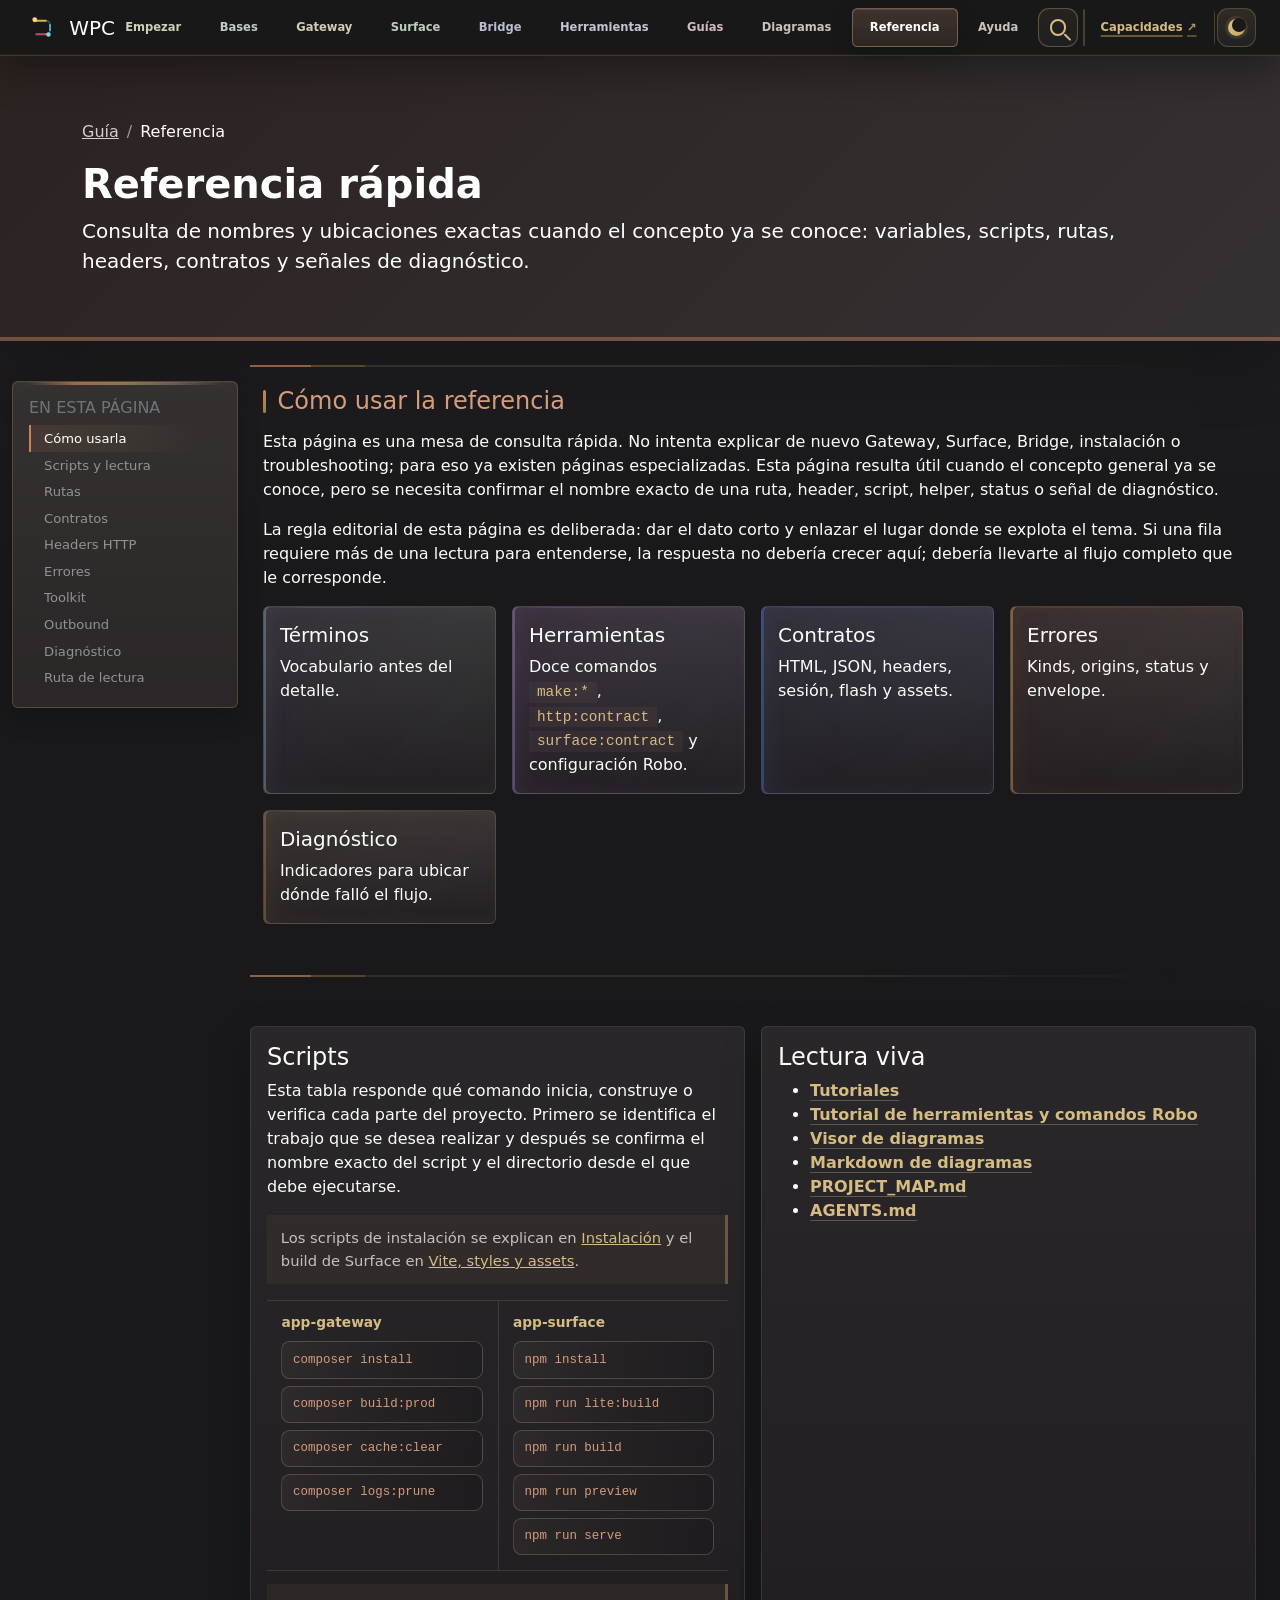
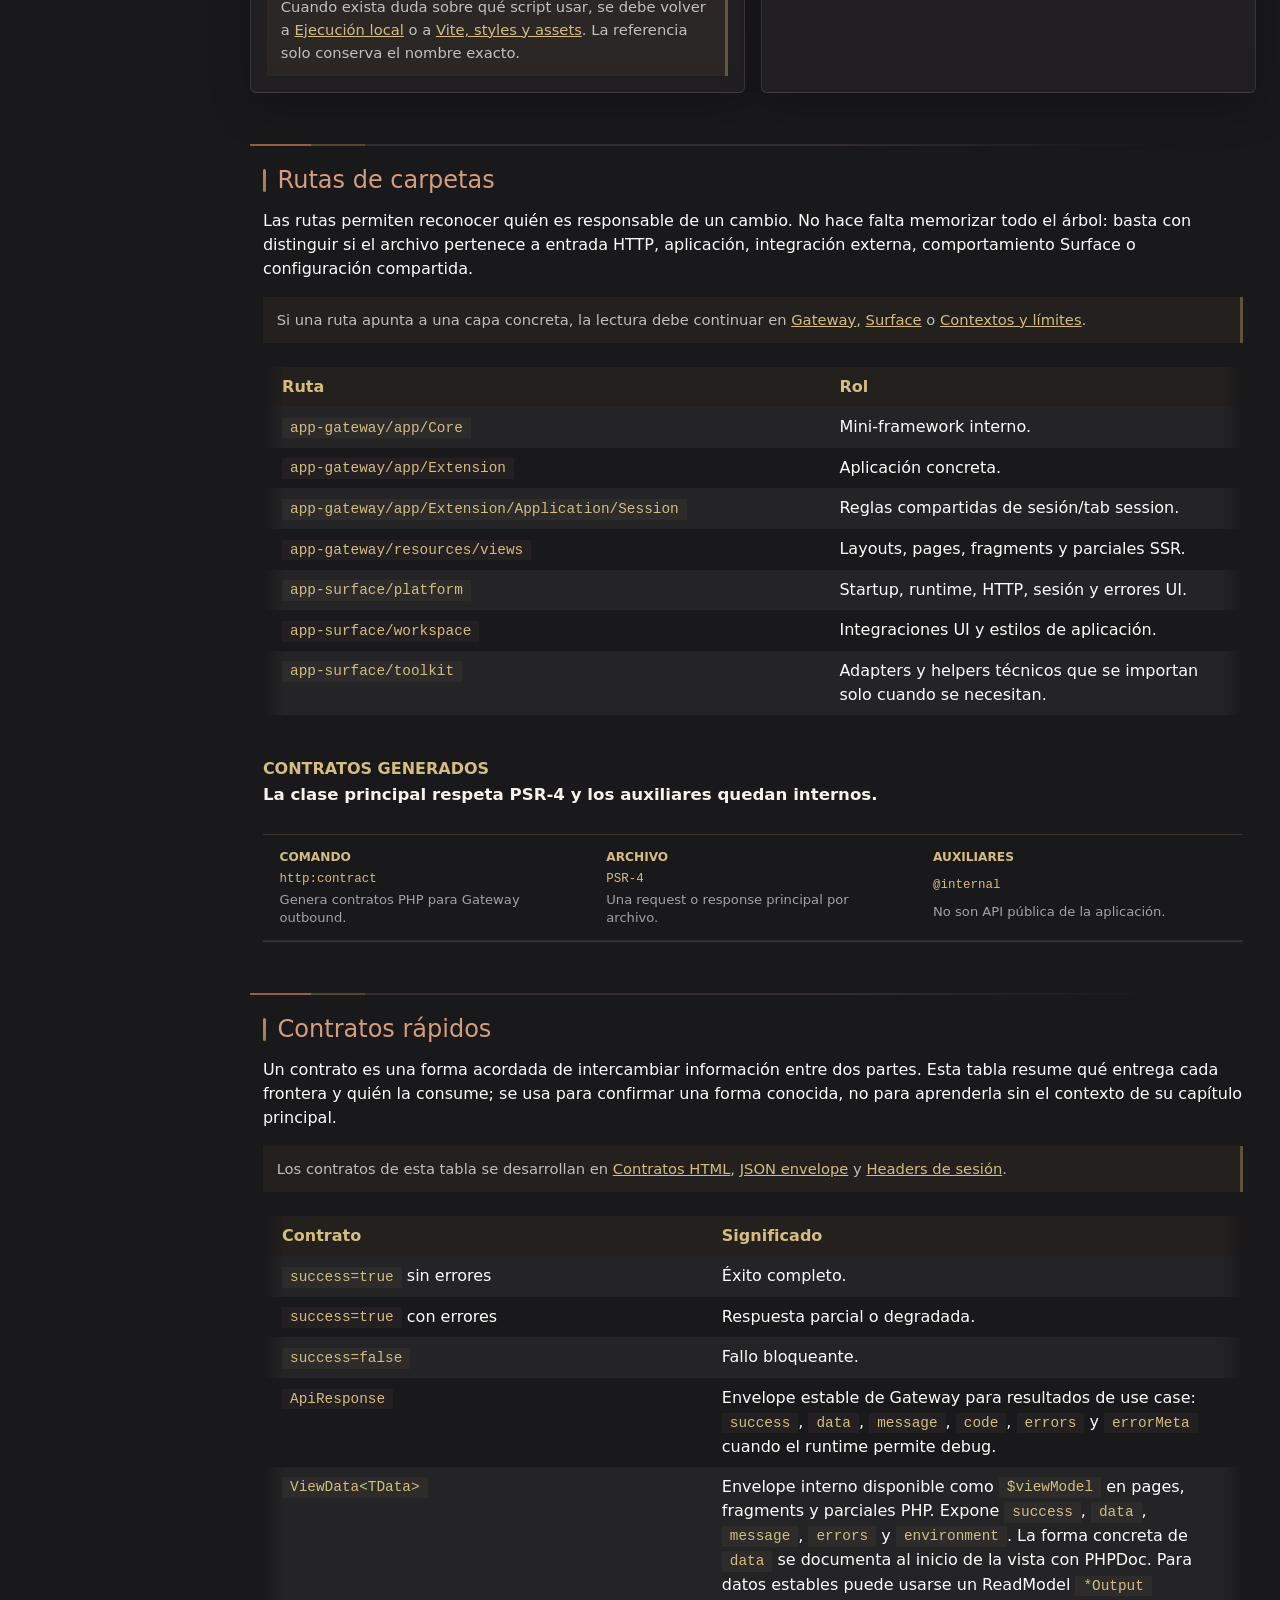
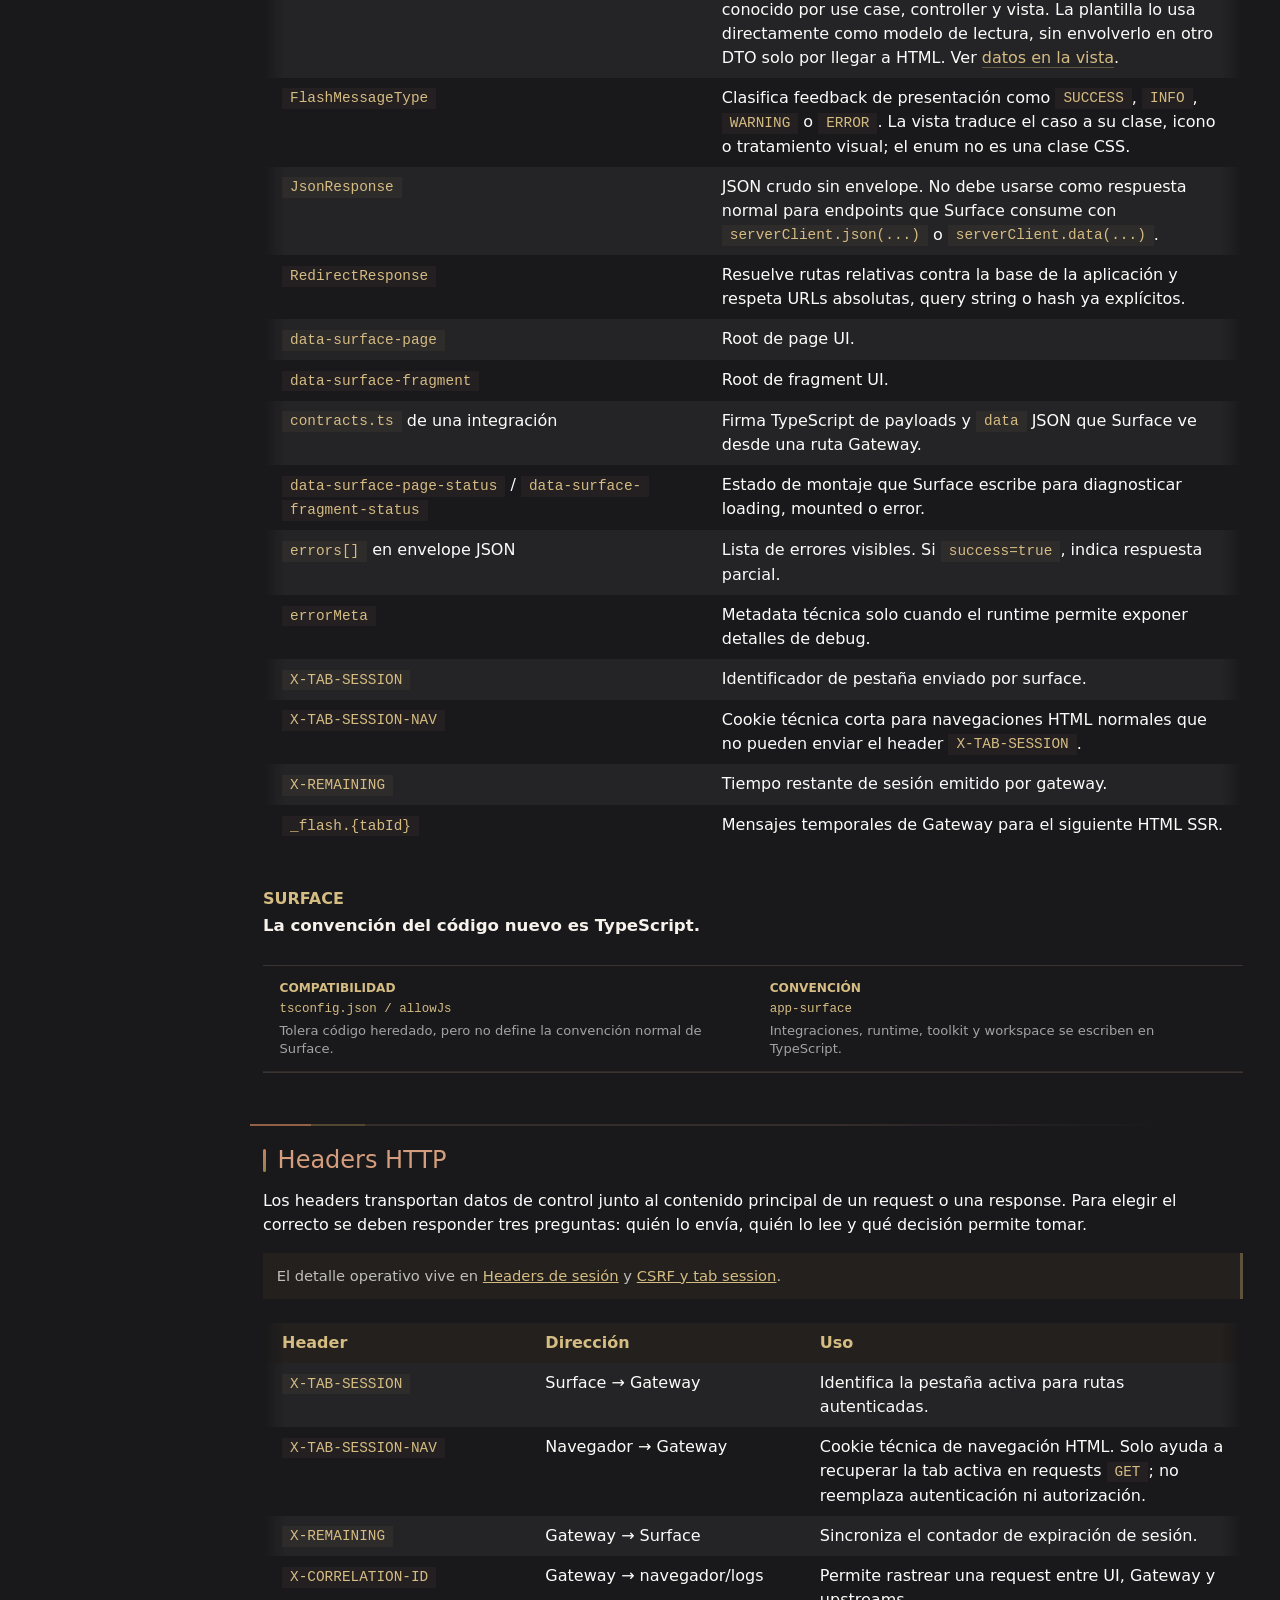
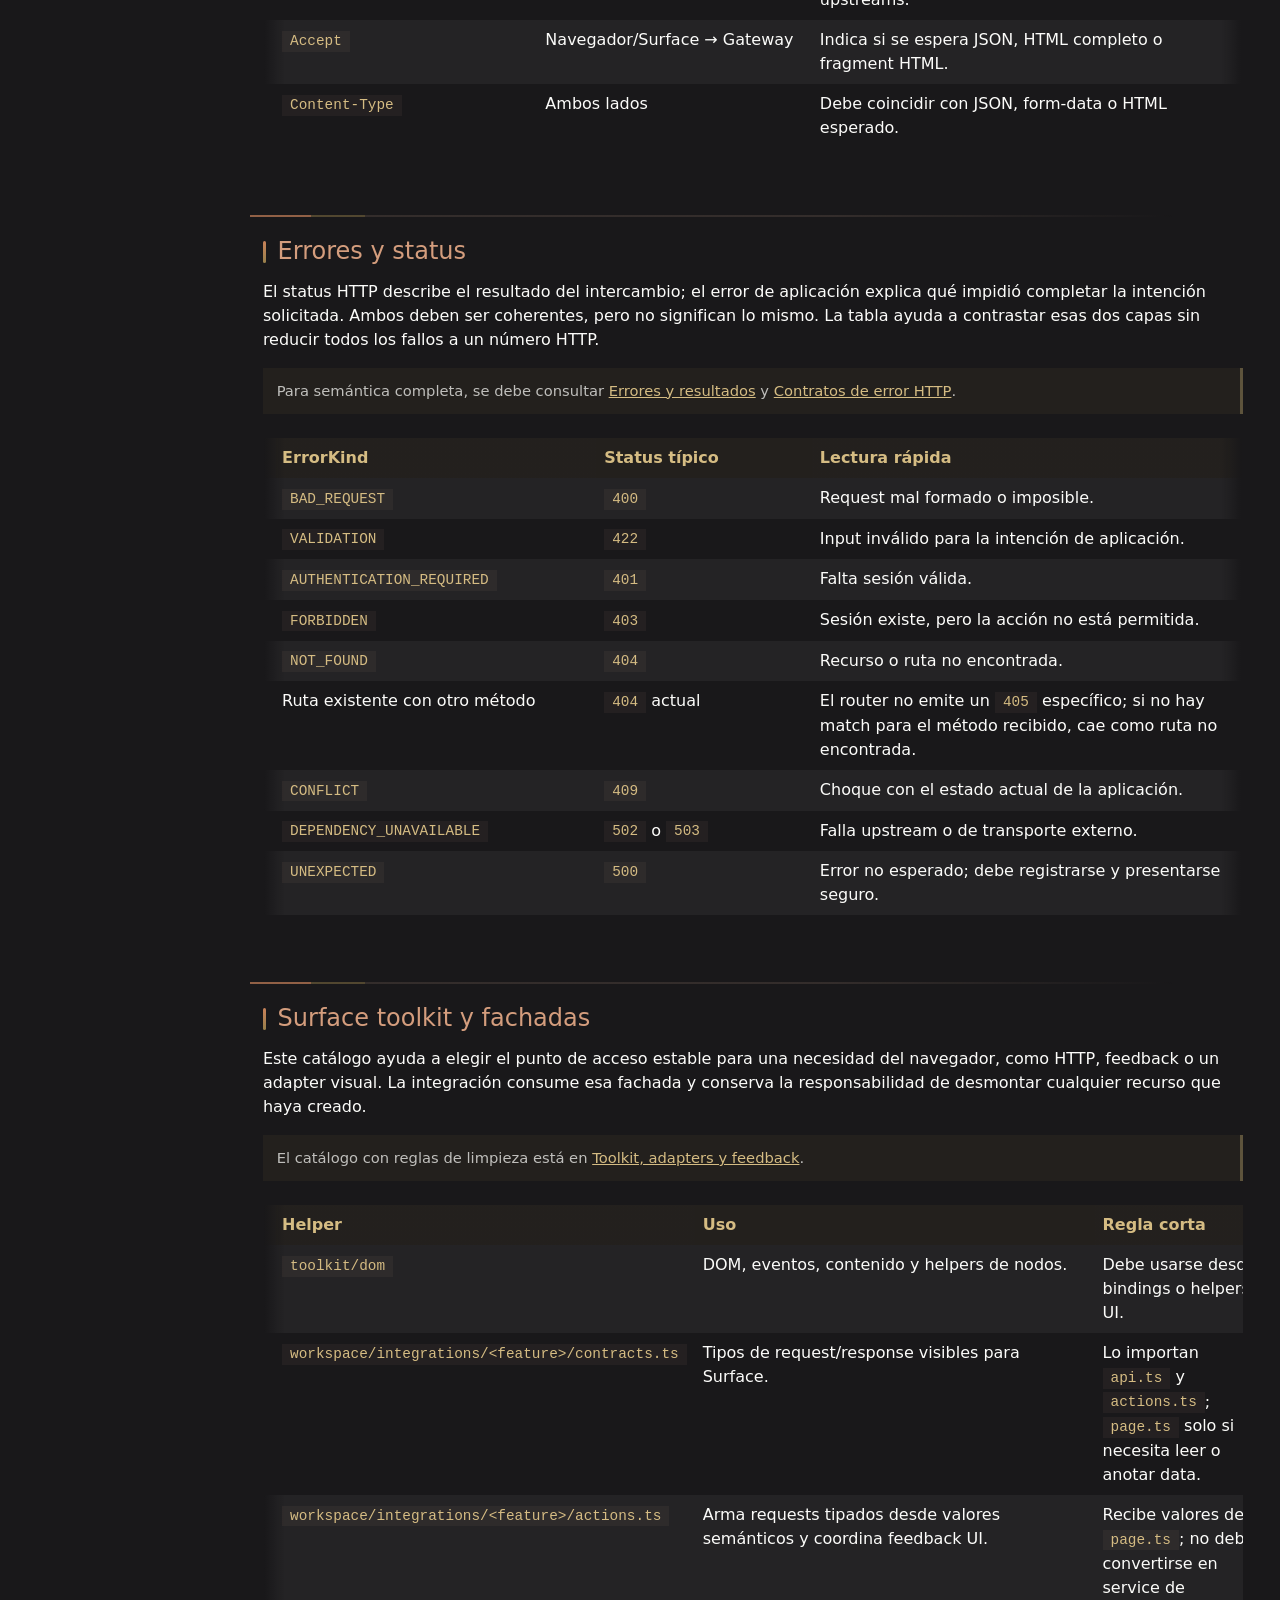
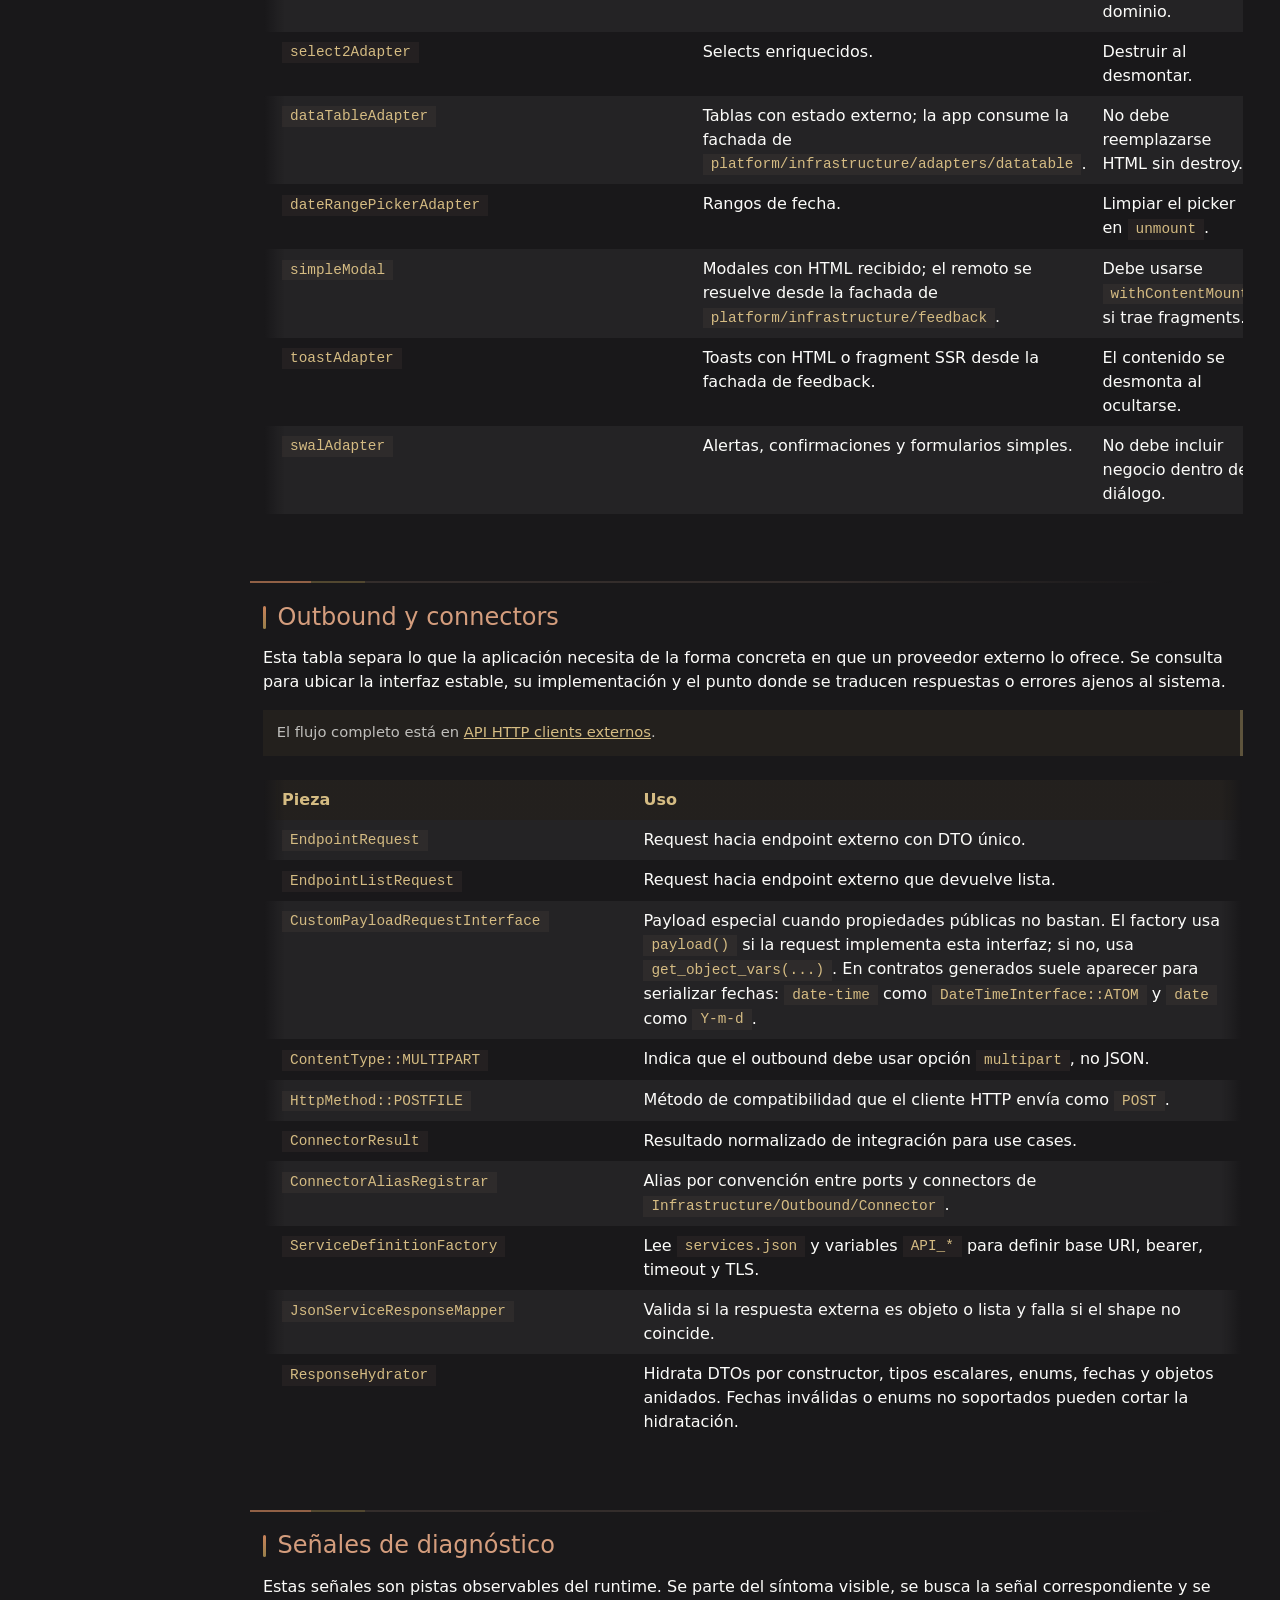
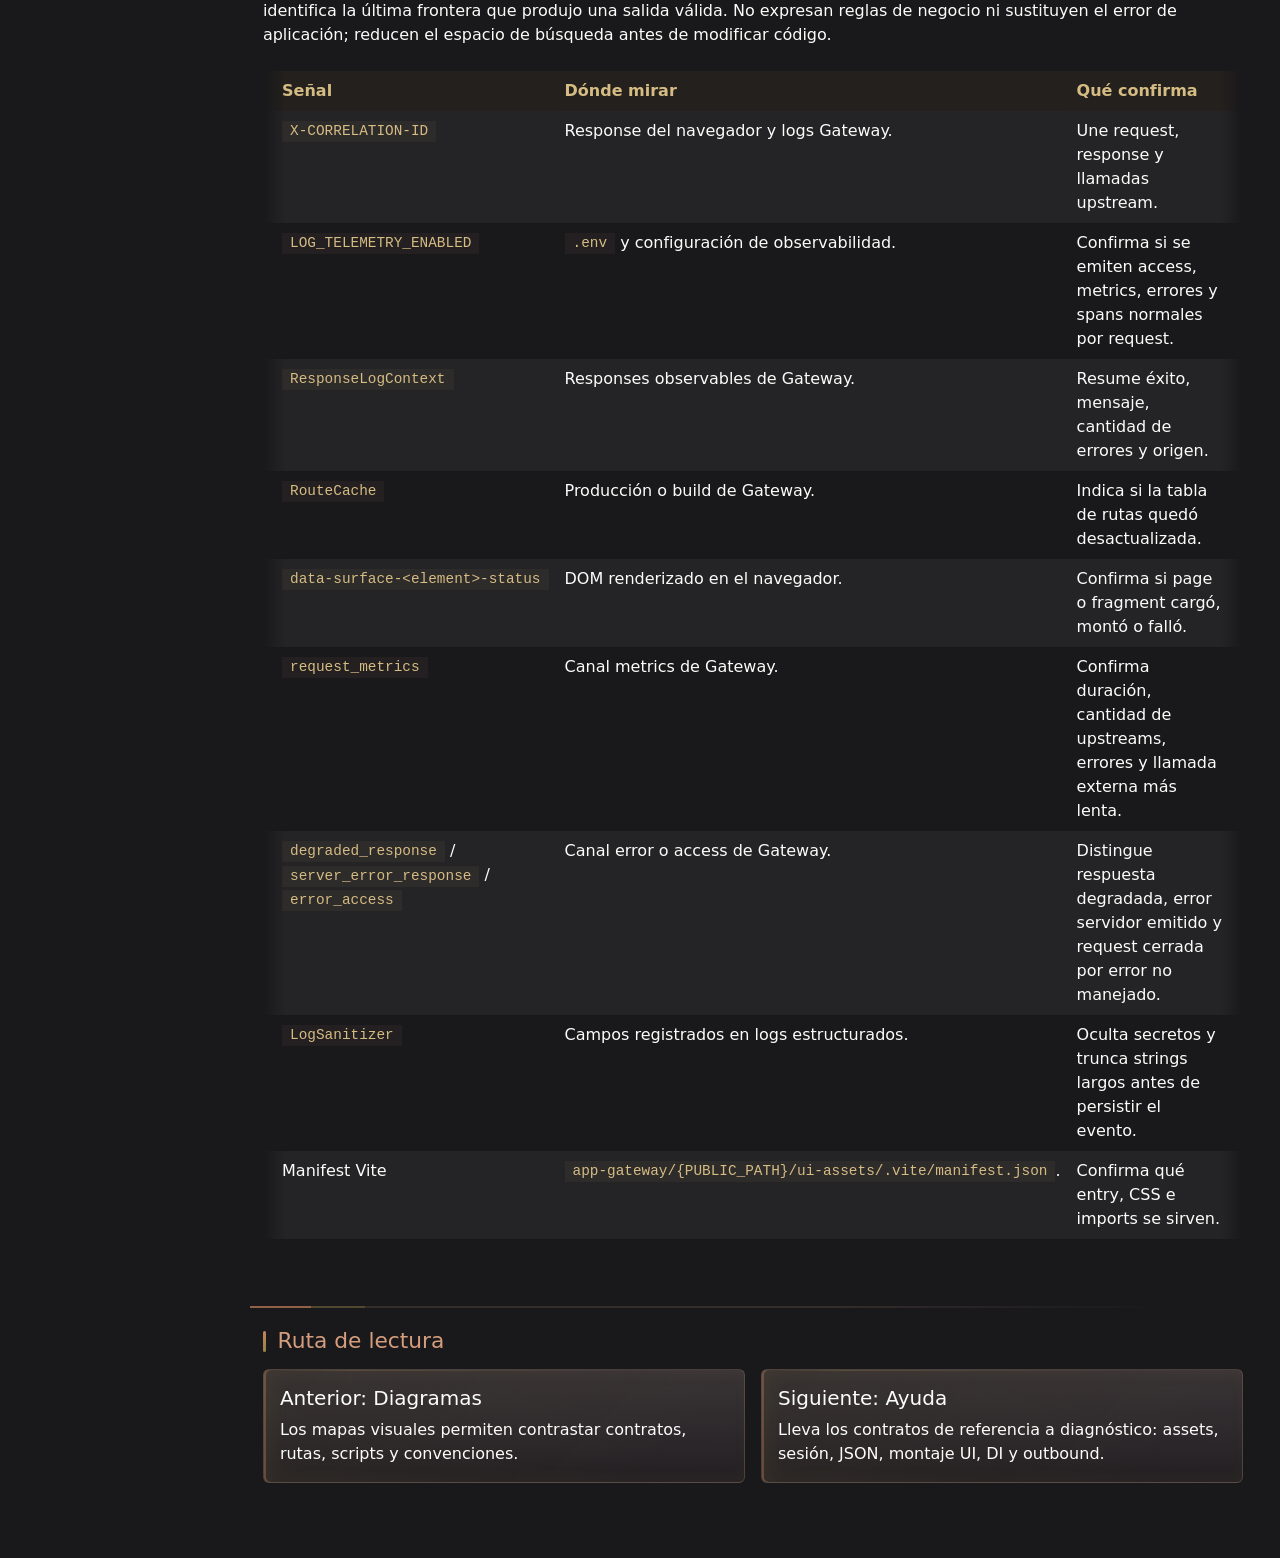
<file: guide/reference.html>
<!doctype html>
<html lang="es" data-bs-theme="dark">
  <head>
    <meta charset="utf-8" />
    <meta name="viewport" content="width=device-width, initial-scale=1" />
    <title>Referencia | Web Platform Core Guía</title>
    <link
      rel="icon"
      type="image/svg+xml"
      href="assets/img/web-platform-core.svg"
    />
    <script src="assets/js/theme.js"></script>
    <link href="assets/lib/css/bootstrap.min.css" rel="stylesheet" />
    <link href="assets/lib/css/bootstrap-icons-min.css" rel="stylesheet" />
    <link href="assets/css/guide.css" rel="stylesheet" />
  </head>

  <body
    class="guide-page--reference"
    data-bs-spy="scroll"
    data-bs-target="#guide-nav"
    data-bs-smooth-scroll="true"
    tabindex="0"
  >
    <nav class="navbar navbar-expand-xl bg-white border-bottom sticky-top">
      <div class="container-fluid px-3 px-lg-4">
        <a class="navbar-brand" href="index.html">
          <img
            class="navbar-brand__logo"
            src="assets/img/web-platform-core.svg"
            alt=""
            aria-hidden="true"
          />
          <span class="navbar-brand__text">WPC</span>
        </a>
        <button
          class="navbar-toggler"
          type="button"
          data-bs-toggle="collapse"
          data-bs-target="#guide-navbar"
          aria-controls="guide-navbar"
          aria-expanded="false"
          aria-label="Abrir navegación"
        >
          <span class="navbar-toggler-icon"></span>
        </button>
        <div id="guide-navbar" class="collapse navbar-collapse">
          <ul class="navbar-nav ms-auto mb-2 mb-lg-0" data-guide-nav>
            <li class="nav-item">
              <a class="nav-link" href="getting-started.html">Empezar</a>
            </li>
            <li class="nav-item">
              <a class="nav-link" href="fundamentals.html">Bases</a>
            </li>
            <li class="nav-item">
              <a class="nav-link" href="app-gateway.html">Gateway</a>
            </li>
            <li class="nav-item">
              <a class="nav-link" href="app-surface.html">Surface</a>
            </li>
            <li class="nav-item">
              <a class="nav-link" href="bridge.html">Bridge</a>
            </li>
            <li class="nav-item">
              <a class="nav-link" href="tools.html">Herramientas</a>
            </li>
            <li class="nav-item">
              <a class="nav-link" href="recipes.html">Prácticas</a>
            </li>
            <li class="nav-item">
              <a class="nav-link" href="diagrams.html">Diagramas</a>
            </li>
            <li class="nav-item">
              <a class="nav-link" href="reference.html">Referencia</a>
            </li>
            <li class="nav-item">
              <a class="nav-link" href="troubleshooting.html">Ayuda</a>
            </li>
          </ul>
        </div>
      </div>
    </nav>

    <header class="guide-page-hero text-white py-5">
      <div class="container py-3">
        <nav aria-label="breadcrumb">
          <ol class="breadcrumb mb-3">
            <li class="breadcrumb-item"><a href="index.html">Guía</a></li>
            <li class="breadcrumb-item active" aria-current="page">
              Referencia
            </li>
          </ol>
        </nav>
        <h1 class="display-6 fw-bold">Referencia rápida</h1>
        <p class="lead mb-0">
          Consulta de nombres y ubicaciones exactas cuando el concepto ya se
          conoce: variables, scripts, rutas, headers, contratos y señales de
          diagnóstico.
        </p>
      </div>
    </header>

    <div class="container-fluid guide-shell px-3 px-lg-4 py-4">
      <div class="row g-4">
        <aside class="col-lg-3 col-xl-2 px-0 pt-3">
          <div class="guide-sidebar position-sticky">
            <div class="card border-0 shadow-sm">
              <div class="card-body">
                <h2 class="h6 text-uppercase text-secondary">En esta página</h2>
                <nav id="guide-nav" class="guide-nav nav nav-pills flex-column">
                  <a class="nav-link" href="#how-to-use">Cómo usarla</a>
                  <a class="nav-link" href="#quick-access">Scripts y lectura</a>
                  <a class="nav-link" href="#folder-paths">Rutas</a>
                  <a class="nav-link" href="#quick-contracts">Contratos</a>
                  <a class="nav-link" href="#http-headers">Headers HTTP</a>
                  <a class="nav-link" href="#errors-status">Errores</a>
                  <a class="nav-link" href="#surface-toolkit">Toolkit</a>
                  <a class="nav-link" href="#outbound-connectors">Outbound</a>
                  <a class="nav-link" href="#diagnostic-signals">Diagnóstico</a>
                  <a class="nav-link" href="#next">Ruta de lectura</a>
                </nav>
              </div>
            </div>
          </div>
        </aside>

        <main class="col-lg-9 col-xl-10">
          <section id="how-to-use" class="guide-section">
            <div class="card border-0 shadow-sm">
              <div class="card-body">
                <h2 class="h4">Cómo usar la referencia</h2>
                <p>
                  Esta página es una mesa de consulta rápida. No intenta
                  explicar de nuevo Gateway, Surface, Bridge, instalación o
                  troubleshooting; para eso ya existen páginas especializadas.
                  Esta página resulta útil cuando el concepto general ya se
                  conoce, pero se necesita confirmar el nombre exacto de una
                  ruta, header, script, helper, status o señal de diagnóstico.
                </p>
                <p>
                  La regla editorial de esta página es deliberada: dar el dato
                  corto y enlazar el lugar donde se explota el tema. Si una fila
                  requiere más de una lectura para entenderse, la respuesta no
                  debería crecer aquí; debería llevarte al flujo completo que le
                  corresponde.
                </p>
                <div class="row g-3">
                  <div class="col-md-6 col-xl-3">
                    <a
                      class="guide-card-link"
                      href="fundamentals.html#vocabulary"
                    >
                      <div class="card h-100 concept-card">
                        <div class="card-body">
                          <h3 class="h5">Términos</h3>
                          <p class="mb-0">Vocabulario antes del detalle.</p>
                        </div>
                      </div>
                    </a>
                  </div>
                  <div class="col-md-6 col-xl-3">
                    <a class="guide-card-link" href="tools.html">
                      <div class="card h-100 concept-card">
                        <div class="card-body">
                          <h3 class="h5">Herramientas</h3>
                          <p class="mb-0">
                            Doce comandos <code>make:*</code>,
                            <code>http:contract</code>,
                            <code>surface:contract</code> y configuración Robo.
                          </p>
                        </div>
                      </div>
                    </a>
                  </div>
                  <div class="col-md-6 col-xl-3">
                    <a class="guide-card-link" href="bridge.html#contract-map">
                      <div class="card h-100 concept-card">
                        <div class="card-body">
                          <h3 class="h5">Contratos</h3>
                          <p class="mb-0">
                            HTML, JSON, headers, sesión, flash y assets.
                          </p>
                        </div>
                      </div>
                    </a>
                  </div>
                  <div class="col-md-6 col-xl-3">
                    <a class="guide-card-link" href="app-gateway.html#errors">
                      <div class="card h-100 concept-card">
                        <div class="card-body">
                          <h3 class="h5">Errores</h3>
                          <p class="mb-0">Kinds, origins, status y envelope.</p>
                        </div>
                      </div>
                    </a>
                  </div>
                  <div class="col-md-6 col-xl-3">
                    <a class="guide-card-link" href="#diagnostic-signals">
                      <div class="card h-100 concept-card">
                        <div class="card-body">
                          <h3 class="h5">Diagnóstico</h3>
                          <p class="mb-0">
                            Indicadores para ubicar dónde falló el flujo.
                          </p>
                        </div>
                      </div>
                    </a>
                  </div>
                </div>
              </div>
            </div>
          </section>

          <section id="quick-access" class="guide-section">
            <div class="row g-3">
              <div class="col-lg-6">
                <div class="card h-100 border-0 shadow-sm">
                  <div class="card-body">
                    <h2 class="h4">Scripts</h2>
                    <p>
                      Esta tabla responde qué comando inicia, construye o
                      verifica cada parte del proyecto. Primero se identifica el
                      trabajo que se desea realizar y después se confirma el
                      nombre exacto del script y el directorio desde el que debe
                      ejecutarse.
                    </p>
                    <p class="guide-crosslink">
                      <em>
                        Los scripts de instalación se explican en
                        <a href="getting-started.html#install">Instalación</a>
                        y el build de Surface en
                        <a href="app-surface.html#vite">Vite, styles y assets</a
                        >.
                      </em>
                    </p>
                    <div
                      class="guide-command-groups"
                      aria-label="Scripts principales por aplicación"
                    >
                      <section class="guide-command-group">
                        <h3>app-gateway</h3>
                        <ul class="guide-command-stack">
                          <li><code>composer install</code></li>
                          <li><code>composer build:prod</code></li>
                          <li><code>composer cache:clear</code></li>
                          <li><code>composer logs:prune</code></li>
                        </ul>
                      </section>
                      <section class="guide-command-group">
                        <h3>app-surface</h3>
                        <ul class="guide-command-stack">
                          <li><code>npm install</code></li>
                          <li><code>npm run lite:build</code></li>
                          <li><code>npm run build</code></li>
                          <li><code>npm run preview</code></li>
                          <li><code>npm run serve</code></li>
                        </ul>
                      </section>
                    </div>
                    <p class="guide-crosslink mb-0">
                      <em>
                        Cuando exista duda sobre qué script usar, se debe volver
                        a <a href="getting-started.html#run">Ejecución local</a>
                        o a
                        <a href="app-surface.html#vite">Vite, styles y assets</a
                        >. La referencia solo conserva el nombre exacto.
                      </em>
                    </p>
                  </div>
                </div>
              </div>
              <div class="col-lg-6">
                <div class="card h-100 border-0 shadow-sm">
                  <div class="card-body">
                    <h2 class="h4">Lectura viva</h2>
                    <ul class="mb-0">
                      <li>
                        <a href="../tutorials/README.md">Tutoriales</a>
                      </li>
                      <li>
                        <a href="../tutorials/tools/README.md"
                          >Tutorial de herramientas y comandos Robo</a
                        >
                      </li>
                      <li>
                        <a href="diagrams.html">Visor de diagramas</a>
                      </li>
                      <li>
                        <a href="../diagrams/README.md"
                          >Markdown de diagramas</a
                        >
                      </li>
                      <li>
                        <a href="../../PROJECT_MAP.md">PROJECT_MAP.md</a>
                      </li>
                      <li><a href="../../AGENTS.md">AGENTS.md</a></li>
                    </ul>
                  </div>
                </div>
              </div>
            </div>
          </section>

          <section id="folder-paths" class="guide-section">
            <div class="card border-0 shadow-sm">
              <div class="card-body">
                <h2 class="h4">Rutas de carpetas</h2>
                <p>
                  Las rutas permiten reconocer quién es responsable de un
                  cambio. No hace falta memorizar todo el árbol: basta con
                  distinguir si el archivo pertenece a entrada HTTP, aplicación,
                  integración externa, comportamiento Surface o configuración
                  compartida.
                </p>
                <p class="guide-crosslink">
                  <em>
                    Si una ruta apunta a una capa concreta, la lectura debe
                    continuar en
                    <a href="app-gateway.html#overview">Gateway</a>,
                    <a href="app-surface.html#overview">Surface</a> o
                    <a href="fundamentals.html#context">Contextos y límites</a>.
                  </em>
                </p>
                <div class="table-responsive">
                  <table class="table table-striped table-guide">
                    <colgroup>
                      <col class="w-58pct" />
                      <col class="w-42pct" />
                    </colgroup>
                    <thead>
                      <tr>
                        <th>Ruta</th>
                        <th>Rol</th>
                      </tr>
                    </thead>
                    <tbody>
                      <tr>
                        <td><code>app-gateway/app/Core</code></td>
                        <td>Mini-framework interno.</td>
                      </tr>
                      <tr>
                        <td><code>app-gateway/app/Extension</code></td>
                        <td>Aplicación concreta.</td>
                      </tr>
                      <tr>
                        <td>
                          <code
                            >app-gateway/app/Extension/Application/Session</code
                          >
                        </td>
                        <td>Reglas compartidas de sesión/tab session.</td>
                      </tr>
                      <tr>
                        <td><code>app-gateway/resources/views</code></td>
                        <td>Layouts, pages, fragments y parciales SSR.</td>
                      </tr>
                      <tr>
                        <td><code>app-surface/platform</code></td>
                        <td>Startup, runtime, HTTP, sesión y errores UI.</td>
                      </tr>
                      <tr>
                        <td><code>app-surface/workspace</code></td>
                        <td>Integraciones UI y estilos de aplicación.</td>
                      </tr>
                      <tr>
                        <td><code>app-surface/toolkit</code></td>
                        <td>
                          Adapters y helpers técnicos que se importan solo
                          cuando se necesitan.
                        </td>
                      </tr>
                    </tbody>
                  </table>
                </div>
                <div class="guide-callout guide-callout--structured">
                  <div class="guide-callout__header">
                    <span class="guide-callout__eyebrow"
                      >Contratos generados</span
                    >
                    <strong class="guide-callout__title">
                      La clase principal respeta PSR-4 y los auxiliares quedan
                      internos.
                    </strong>
                  </div>
                  <ul class="guide-rule-strip guide-rule-strip--compact">
                    <li>
                      <strong>Comando</strong>
                      <code>http:contract</code>
                      <span>Genera contratos PHP para Gateway outbound.</span>
                    </li>
                    <li>
                      <strong>Archivo</strong>
                      <code>PSR-4</code>
                      <span>Una request o response principal por archivo.</span>
                    </li>
                    <li>
                      <strong>Auxiliares</strong>
                      <code>@internal</code>
                      <span>No son API pública de la aplicación.</span>
                    </li>
                  </ul>
                </div>
              </div>
            </div>
          </section>

          <section id="quick-contracts" class="guide-section">
            <div class="card border-0 shadow-sm">
              <div class="card-body">
                <h2 class="h4">Contratos rápidos</h2>
                <p>
                  Un contrato es una forma acordada de intercambiar información
                  entre dos partes. Esta tabla resume qué entrega cada frontera
                  y quién la consume; se usa para confirmar una forma conocida,
                  no para aprenderla sin el contexto de su capítulo principal.
                </p>
                <p class="guide-crosslink">
                  <em>
                    Los contratos de esta tabla se desarrollan en
                    <a href="bridge.html#html">Contratos HTML</a>,
                    <a href="bridge.html#bridge-flow-search-items"
                      >JSON envelope</a
                    >
                    y <a href="bridge.html#session">Headers de sesión</a>.
                  </em>
                </p>
                <div class="table-responsive">
                  <table class="table table-striped table-guide">
                    <colgroup>
                      <col class="w-46pct" />
                      <col class="w-54pct" />
                    </colgroup>
                    <thead>
                      <tr>
                        <th>Contrato</th>
                        <th>Significado</th>
                      </tr>
                    </thead>
                    <tbody>
                      <tr>
                        <td><code>success=true</code> sin errores</td>
                        <td>Éxito completo.</td>
                      </tr>
                      <tr>
                        <td><code>success=true</code> con errores</td>
                        <td>Respuesta parcial o degradada.</td>
                      </tr>
                      <tr>
                        <td><code>success=false</code></td>
                        <td>Fallo bloqueante.</td>
                      </tr>
                      <tr>
                        <td><code>ApiResponse</code></td>
                        <td>
                          Envelope estable de Gateway para resultados de use
                          case: <code>success</code>, <code>data</code>,
                          <code>message</code>, <code>code</code>,
                          <code>errors</code> y <code>errorMeta</code> cuando el
                          runtime permite debug.
                        </td>
                      </tr>
                      <tr>
                        <td><code>ViewData&lt;TData&gt;</code></td>
                        <td>
                          Envelope interno disponible como
                          <code>$viewModel</code> en pages, fragments y
                          parciales PHP. Expone <code>success</code>,
                          <code>data</code>, <code>message</code>,
                          <code>errors</code> y <code>environment</code>. La
                          forma concreta de <code>data</code> se documenta al
                          inicio de la vista con PHPDoc. Para datos estables
                          puede usarse un ReadModel <code>*Output</code>
                          conocido por use case, controller y vista. La
                          plantilla lo usa directamente como modelo de lectura,
                          sin envolverlo en otro DTO solo por llegar a HTML. Ver
                          <a href="app-gateway.html#views-data-envelope"
                            >datos en la vista</a
                          >.
                        </td>
                      </tr>
                      <tr>
                        <td><code>FlashMessageType</code></td>
                        <td>
                          Clasifica feedback de presentación como
                          <code>SUCCESS</code>, <code>INFO</code>,
                          <code>WARNING</code> o <code>ERROR</code>. La vista
                          traduce el caso a su clase, icono o tratamiento
                          visual; el enum no es una clase CSS.
                        </td>
                      </tr>
                      <tr>
                        <td><code>JsonResponse</code></td>
                        <td>
                          JSON crudo sin envelope. No debe usarse como respuesta
                          normal para endpoints que Surface consume con
                          <code>serverClient.json(...)</code> o
                          <code>serverClient.data(...)</code>.
                        </td>
                      </tr>
                      <tr>
                        <td><code>RedirectResponse</code></td>
                        <td>
                          Resuelve rutas relativas contra la base de la
                          aplicación y respeta URLs absolutas, query string o
                          hash ya explícitos.
                        </td>
                      </tr>
                      <tr>
                        <td><code>data-surface-page</code></td>
                        <td>Root de page UI.</td>
                      </tr>
                      <tr>
                        <td><code>data-surface-fragment</code></td>
                        <td>Root de fragment UI.</td>
                      </tr>
                      <tr>
                        <td><code>contracts.ts</code> de una integración</td>
                        <td>
                          Firma TypeScript de payloads y
                          <code>data</code> JSON que Surface ve desde una ruta
                          Gateway.
                        </td>
                      </tr>
                      <tr>
                        <td>
                          <code>data-surface-page-status</code> /
                          <code>data-surface-fragment-status</code>
                        </td>
                        <td>
                          Estado de montaje que Surface escribe para
                          diagnosticar loading, mounted o error.
                        </td>
                      </tr>
                      <tr>
                        <td><code>errors[]</code> en envelope JSON</td>
                        <td>
                          Lista de errores visibles. Si
                          <code>success=true</code>, indica respuesta parcial.
                        </td>
                      </tr>
                      <tr>
                        <td><code>errorMeta</code></td>
                        <td>
                          Metadata técnica solo cuando el runtime permite
                          exponer detalles de debug.
                        </td>
                      </tr>
                      <tr>
                        <td><code>X-TAB-SESSION</code></td>
                        <td>Identificador de pestaña enviado por surface.</td>
                      </tr>
                      <tr>
                        <td><code>X-TAB-SESSION-NAV</code></td>
                        <td>
                          Cookie técnica corta para navegaciones HTML normales
                          que no pueden enviar el header
                          <code>X-TAB-SESSION</code>.
                        </td>
                      </tr>
                      <tr>
                        <td><code>X-REMAINING</code></td>
                        <td>Tiempo restante de sesión emitido por gateway.</td>
                      </tr>
                      <tr>
                        <td><code>_flash.{tabId}</code></td>
                        <td>
                          Mensajes temporales de Gateway para el siguiente HTML
                          SSR.
                        </td>
                      </tr>
                    </tbody>
                  </table>
                </div>
                <div class="guide-callout guide-callout--structured">
                  <div class="guide-callout__header">
                    <span class="guide-callout__eyebrow">Surface</span>
                    <strong class="guide-callout__title">
                      La convención del código nuevo es TypeScript.
                    </strong>
                  </div>
                  <ul class="guide-rule-strip guide-rule-strip--compact">
                    <li>
                      <strong>Compatibilidad</strong>
                      <code>tsconfig.json / allowJs</code>
                      <span
                        >Tolera código heredado, pero no define la convención
                        normal de Surface.</span
                      >
                    </li>
                    <li>
                      <strong>Convención</strong>
                      <code>app-surface</code>
                      <span
                        >Integraciones, runtime, toolkit y workspace se escriben
                        en TypeScript.</span
                      >
                    </li>
                  </ul>
                </div>
              </div>
            </div>
          </section>

          <section id="http-headers" class="guide-section">
            <div class="card border-0 shadow-sm">
              <div class="card-body">
                <h2 class="h4">Headers HTTP</h2>
                <p>
                  Los headers transportan datos de control junto al contenido
                  principal de un request o una response. Para elegir el
                  correcto se deben responder tres preguntas: quién lo envía,
                  quién lo lee y qué decisión permite tomar.
                </p>
                <p class="guide-crosslink">
                  <em>
                    El detalle operativo vive en
                    <a href="bridge.html#session">Headers de sesión</a> y
                    <a href="bridge.html#security">CSRF y tab session</a>.
                  </em>
                </p>
                <div class="table-responsive">
                  <table class="table table-striped table-guide">
                    <colgroup>
                      <col class="w-28pct" />
                      <col class="w-28pct" />
                      <col class="w-44pct" />
                    </colgroup>
                    <thead>
                      <tr>
                        <th>Header</th>
                        <th>Dirección</th>
                        <th>Uso</th>
                      </tr>
                    </thead>
                    <tbody>
                      <tr>
                        <td><code>X-TAB-SESSION</code></td>
                        <td>Surface → Gateway</td>
                        <td>
                          Identifica la pestaña activa para rutas autenticadas.
                        </td>
                      </tr>
                      <tr>
                        <td><code>X-TAB-SESSION-NAV</code></td>
                        <td>Navegador → Gateway</td>
                        <td>
                          Cookie técnica de navegación HTML. Solo ayuda a
                          recuperar la tab activa en requests <code>GET</code>;
                          no reemplaza autenticación ni autorización.
                        </td>
                      </tr>
                      <tr>
                        <td><code>X-REMAINING</code></td>
                        <td>Gateway → Surface</td>
                        <td>Sincroniza el contador de expiración de sesión.</td>
                      </tr>
                      <tr>
                        <td><code>X-CORRELATION-ID</code></td>
                        <td>Gateway → navegador/logs</td>
                        <td>
                          Permite rastrear una request entre UI, Gateway y
                          upstreams.
                        </td>
                      </tr>
                      <tr>
                        <td><code>Accept</code></td>
                        <td>Navegador/Surface → Gateway</td>
                        <td>
                          Indica si se espera JSON, HTML completo o fragment
                          HTML.
                        </td>
                      </tr>
                      <tr>
                        <td><code>Content-Type</code></td>
                        <td>Ambos lados</td>
                        <td>
                          Debe coincidir con JSON, form-data o HTML esperado.
                        </td>
                      </tr>
                    </tbody>
                  </table>
                </div>
              </div>
            </div>
          </section>

          <section id="errors-status" class="guide-section">
            <div class="card border-0 shadow-sm">
              <div class="card-body">
                <h2 class="h4">Errores y status</h2>
                <p>
                  El status HTTP describe el resultado del intercambio; el error
                  de aplicación explica qué impidió completar la intención
                  solicitada. Ambos deben ser coherentes, pero no significan lo
                  mismo. La tabla ayuda a contrastar esas dos capas sin reducir
                  todos los fallos a un número HTTP.
                </p>
                <p class="guide-crosslink">
                  <em>
                    Para semántica completa, se debe consultar
                    <a href="app-gateway.html#errors">Errores y resultados</a>
                    y
                    <a href="bridge.html#error-contracts"
                      >Contratos de error HTTP</a
                    >.
                  </em>
                </p>
                <div class="table-responsive">
                  <table class="table table-striped table-guide">
                    <colgroup>
                      <col class="w-34pct" />
                      <col class="w-22pct" />
                      <col class="w-44pct" />
                    </colgroup>
                    <thead>
                      <tr>
                        <th>ErrorKind</th>
                        <th>Status típico</th>
                        <th>Lectura rápida</th>
                      </tr>
                    </thead>
                    <tbody>
                      <tr>
                        <td><code>BAD_REQUEST</code></td>
                        <td><code>400</code></td>
                        <td>Request mal formado o imposible.</td>
                      </tr>
                      <tr>
                        <td><code>VALIDATION</code></td>
                        <td><code>422</code></td>
                        <td>Input inválido para la intención de aplicación.</td>
                      </tr>
                      <tr>
                        <td><code>AUTHENTICATION_REQUIRED</code></td>
                        <td><code>401</code></td>
                        <td>Falta sesión válida.</td>
                      </tr>
                      <tr>
                        <td><code>FORBIDDEN</code></td>
                        <td><code>403</code></td>
                        <td>
                          Sesión existe, pero la acción no está permitida.
                        </td>
                      </tr>
                      <tr>
                        <td><code>NOT_FOUND</code></td>
                        <td><code>404</code></td>
                        <td>Recurso o ruta no encontrada.</td>
                      </tr>
                      <tr>
                        <td>Ruta existente con otro método</td>
                        <td><code>404</code> actual</td>
                        <td>
                          El router no emite un <code>405</code> específico; si
                          no hay match para el método recibido, cae como ruta no
                          encontrada.
                        </td>
                      </tr>
                      <tr>
                        <td><code>CONFLICT</code></td>
                        <td><code>409</code></td>
                        <td>Choque con el estado actual de la aplicación.</td>
                      </tr>
                      <tr>
                        <td><code>DEPENDENCY_UNAVAILABLE</code></td>
                        <td><code>502</code> o <code>503</code></td>
                        <td>Falla upstream o de transporte externo.</td>
                      </tr>
                      <tr>
                        <td><code>UNEXPECTED</code></td>
                        <td><code>500</code></td>
                        <td>
                          Error no esperado; debe registrarse y presentarse
                          seguro.
                        </td>
                      </tr>
                    </tbody>
                  </table>
                </div>
              </div>
            </div>
          </section>

          <section id="surface-toolkit" class="guide-section">
            <div class="card border-0 shadow-sm">
              <div class="card-body">
                <h2 class="h4">Surface toolkit y fachadas</h2>
                <p>
                  Este catálogo ayuda a elegir el punto de acceso estable para
                  una necesidad del navegador, como HTTP, feedback o un adapter
                  visual. La integración consume esa fachada y conserva la
                  responsabilidad de desmontar cualquier recurso que haya
                  creado.
                </p>
                <p class="guide-crosslink">
                  <em>
                    El catálogo con reglas de limpieza está en
                    <a href="app-surface.html#toolkit"
                      >Toolkit, adapters y feedback</a
                    >.
                  </em>
                </p>
                <div class="table-responsive">
                  <table class="table table-striped table-guide">
                    <colgroup>
                      <col class="w-30pct" />
                      <col class="w-38pct" />
                      <col class="w-32pct" />
                    </colgroup>
                    <thead>
                      <tr>
                        <th>Helper</th>
                        <th>Uso</th>
                        <th>Regla corta</th>
                      </tr>
                    </thead>
                    <tbody>
                      <tr>
                        <td><code>toolkit/dom</code></td>
                        <td>DOM, eventos, contenido y helpers de nodos.</td>
                        <td>Debe usarse desde bindings o helpers UI.</td>
                      </tr>
                      <tr>
                        <td>
                          <code
                            >workspace/integrations/&lt;feature&gt;/contracts.ts</code
                          >
                        </td>
                        <td>
                          Tipos de request/response visibles para Surface.
                        </td>
                        <td>
                          Lo importan <code>api.ts</code> y
                          <code>actions.ts</code>; <code>page.ts</code> solo si
                          necesita leer o anotar data.
                        </td>
                      </tr>
                      <tr>
                        <td>
                          <code
                            >workspace/integrations/&lt;feature&gt;/actions.ts</code
                          >
                        </td>
                        <td>
                          Arma requests tipados desde valores semánticos y
                          coordina feedback UI.
                        </td>
                        <td>
                          Recibe valores de <code>page.ts</code>; no debe
                          convertirse en service de dominio.
                        </td>
                      </tr>
                      <tr>
                        <td><code>select2Adapter</code></td>
                        <td>Selects enriquecidos.</td>
                        <td>Destruir al desmontar.</td>
                      </tr>
                      <tr>
                        <td><code>dataTableAdapter</code></td>
                        <td>
                          Tablas con estado externo; la app consume la fachada
                          de
                          <code>platform/infrastructure/adapters/datatable</code
                          >.
                        </td>
                        <td>No debe reemplazarse HTML sin destroy.</td>
                      </tr>
                      <tr>
                        <td><code>dateRangePickerAdapter</code></td>
                        <td>Rangos de fecha.</td>
                        <td>Limpiar el picker en <code>unmount</code>.</td>
                      </tr>
                      <tr>
                        <td><code>simpleModal</code></td>
                        <td>
                          Modales con HTML recibido; el remoto se resuelve desde
                          la fachada de
                          <code>platform/infrastructure/feedback</code>.
                        </td>
                        <td>
                          Debe usarse <code>withContentMount</code> si trae
                          fragments.
                        </td>
                      </tr>
                      <tr>
                        <td><code>toastAdapter</code></td>
                        <td>
                          Toasts con HTML o fragment SSR desde la fachada de
                          feedback.
                        </td>
                        <td>El contenido se desmonta al ocultarse.</td>
                      </tr>
                      <tr>
                        <td><code>swalAdapter</code></td>
                        <td>Alertas, confirmaciones y formularios simples.</td>
                        <td>No debe incluir negocio dentro del diálogo.</td>
                      </tr>
                    </tbody>
                  </table>
                </div>
              </div>
            </div>
          </section>

          <section id="outbound-connectors" class="guide-section">
            <div class="card border-0 shadow-sm">
              <div class="card-body">
                <h2 class="h4">Outbound y connectors</h2>
                <p>
                  Esta tabla separa lo que la aplicación necesita de la forma
                  concreta en que un proveedor externo lo ofrece. Se consulta
                  para ubicar la interfaz estable, su implementación y el punto
                  donde se traducen respuestas o errores ajenos al sistema.
                </p>
                <p class="guide-crosslink">
                  <em>
                    El flujo completo está en
                    <a href="app-gateway.html#external-clients-config"
                      >API HTTP clients externos</a
                    >.
                  </em>
                </p>
                <div class="table-responsive">
                  <table class="table table-striped table-guide">
                    <colgroup>
                      <col class="w-38pct" />
                      <col class="w-62pct" />
                    </colgroup>
                    <thead>
                      <tr>
                        <th>Pieza</th>
                        <th>Uso</th>
                      </tr>
                    </thead>
                    <tbody>
                      <tr>
                        <td><code>EndpointRequest</code></td>
                        <td>Request hacia endpoint externo con DTO único.</td>
                      </tr>
                      <tr>
                        <td><code>EndpointListRequest</code></td>
                        <td>
                          Request hacia endpoint externo que devuelve lista.
                        </td>
                      </tr>
                      <tr>
                        <td><code>CustomPayloadRequestInterface</code></td>
                        <td>
                          Payload especial cuando propiedades públicas no
                          bastan. El factory usa <code>payload()</code> si la
                          request implementa esta interfaz; si no, usa
                          <code>get_object_vars(...)</code>. En contratos
                          generados suele aparecer para serializar fechas:
                          <code>date-time</code> como
                          <code>DateTimeInterface::ATOM</code> y
                          <code>date</code> como <code>Y-m-d</code>.
                        </td>
                      </tr>
                      <tr>
                        <td><code>ContentType::MULTIPART</code></td>
                        <td>
                          Indica que el outbound debe usar opción
                          <code>multipart</code>, no JSON.
                        </td>
                      </tr>
                      <tr>
                        <td><code>HttpMethod::POSTFILE</code></td>
                        <td>
                          Método de compatibilidad que el cliente HTTP envía
                          como
                          <code>POST</code>.
                        </td>
                      </tr>
                      <tr>
                        <td><code>ConnectorResult</code></td>
                        <td>
                          Resultado normalizado de integración para use cases.
                        </td>
                      </tr>
                      <tr>
                        <td><code>ConnectorAliasRegistrar</code></td>
                        <td>
                          Alias por convención entre ports y connectors de
                          <code>Infrastructure/Outbound/Connector</code>.
                        </td>
                      </tr>
                      <tr>
                        <td><code>ServiceDefinitionFactory</code></td>
                        <td>
                          Lee <code>services.json</code> y variables
                          <code>API_*</code> para definir base URI, bearer,
                          timeout y TLS.
                        </td>
                      </tr>
                      <tr>
                        <td><code>JsonServiceResponseMapper</code></td>
                        <td>
                          Valida si la respuesta externa es objeto o lista y
                          falla si el shape no coincide.
                        </td>
                      </tr>
                      <tr>
                        <td><code>ResponseHydrator</code></td>
                        <td>
                          Hidrata DTOs por constructor, tipos escalares, enums,
                          fechas y objetos anidados. Fechas inválidas o enums no
                          soportados pueden cortar la hidratación.
                        </td>
                      </tr>
                    </tbody>
                  </table>
                </div>
              </div>
            </div>
          </section>

          <section id="diagnostic-signals" class="guide-section">
            <div class="card border-0 shadow-sm">
              <div class="card-body">
                <h2 class="h4">Señales de diagnóstico</h2>
                <p>
                  Estas señales son pistas observables del runtime. Se parte del
                  síntoma visible, se busca la señal correspondiente y se
                  identifica la última frontera que produjo una salida válida.
                  No expresan reglas de negocio ni sustituyen el error de
                  aplicación; reducen el espacio de búsqueda antes de modificar
                  código.
                </p>
                <div class="table-responsive">
                  <table class="table table-striped table-guide">
                    <colgroup>
                      <col class="w-26pct" />
                      <col class="w-38pct" />
                      <col class="w-36pct" />
                    </colgroup>
                    <thead>
                      <tr>
                        <th>Señal</th>
                        <th>Dónde mirar</th>
                        <th>Qué confirma</th>
                      </tr>
                    </thead>
                    <tbody>
                      <tr>
                        <td><code>X-CORRELATION-ID</code></td>
                        <td>Response del navegador y logs Gateway.</td>
                        <td>Une request, response y llamadas upstream.</td>
                      </tr>
                      <tr>
                        <td><code>LOG_TELEMETRY_ENABLED</code></td>
                        <td>
                          <code>.env</code> y configuración de observabilidad.
                        </td>
                        <td>
                          Confirma si se emiten access, metrics, errores y spans
                          normales por request.
                        </td>
                      </tr>
                      <tr>
                        <td><code>ResponseLogContext</code></td>
                        <td>Responses observables de Gateway.</td>
                        <td>
                          Resume éxito, mensaje, cantidad de errores y origen.
                        </td>
                      </tr>
                      <tr>
                        <td><code>RouteCache</code></td>
                        <td>Producción o build de Gateway.</td>
                        <td>
                          Indica si la tabla de rutas quedó desactualizada.
                        </td>
                      </tr>
                      <tr>
                        <td>
                          <code>data-surface-&lt;element&gt;-status</code>
                        </td>
                        <td>DOM renderizado en el navegador.</td>
                        <td>
                          Confirma si page o fragment cargó, montó o falló.
                        </td>
                      </tr>
                      <tr>
                        <td><code>request_metrics</code></td>
                        <td>Canal metrics de Gateway.</td>
                        <td>
                          Confirma duración, cantidad de upstreams, errores y
                          llamada externa más lenta.
                        </td>
                      </tr>
                      <tr>
                        <td>
                          <code>degraded_response</code> /
                          <code>server_error_response</code> /
                          <code>error_access</code>
                        </td>
                        <td>Canal error o access de Gateway.</td>
                        <td>
                          Distingue respuesta degradada, error servidor emitido
                          y request cerrada por error no manejado.
                        </td>
                      </tr>
                      <tr>
                        <td><code>LogSanitizer</code></td>
                        <td>Campos registrados en logs estructurados.</td>
                        <td>
                          Oculta secretos y trunca strings largos antes de
                          persistir el evento.
                        </td>
                      </tr>
                      <tr>
                        <td>Manifest Vite</td>
                        <td>
                          <code
                            >app-gateway/{PUBLIC_PATH}/ui-assets/.vite/manifest.json</code
                          >.
                        </td>
                        <td>Confirma qué entry, CSS e imports se sirven.</td>
                      </tr>
                    </tbody>
                  </table>
                </div>
              </div>
            </div>
          </section>

          <section id="next" class="guide-section">
            <div class="card border-0 shadow-sm">
              <div class="card-body">
                <h2>Ruta de lectura</h2>
                <div class="row g-3">
                  <div class="col-md-6">
                    <a class="guide-card-link" href="diagrams.html">
                      <div class="card h-100 concept-card">
                        <div class="card-body">
                          <h3 class="h5">Anterior: Diagramas</h3>
                          <p class="mb-0">
                            Los mapas visuales permiten contrastar contratos,
                            rutas, scripts y convenciones.
                          </p>
                        </div>
                      </div>
                    </a>
                  </div>
                  <div class="col-md-6">
                    <a class="guide-card-link" href="troubleshooting.html">
                      <div class="card h-100 concept-card">
                        <div class="card-body">
                          <h3 class="h5">Siguiente: Ayuda</h3>
                          <p class="mb-0">
                            Lleva los contratos de referencia a diagnóstico:
                            assets, sesión, JSON, montaje UI, DI y outbound.
                          </p>
                        </div>
                      </div>
                    </a>
                  </div>
                </div>
              </div>
            </div>
          </section>
        </main>
      </div>
    </div>

    <script src="assets/lib/js/bootstrap.bundle.min.js"></script>
    <script src="assets/js/guide.js"></script>
  </body>
</html>
</file>
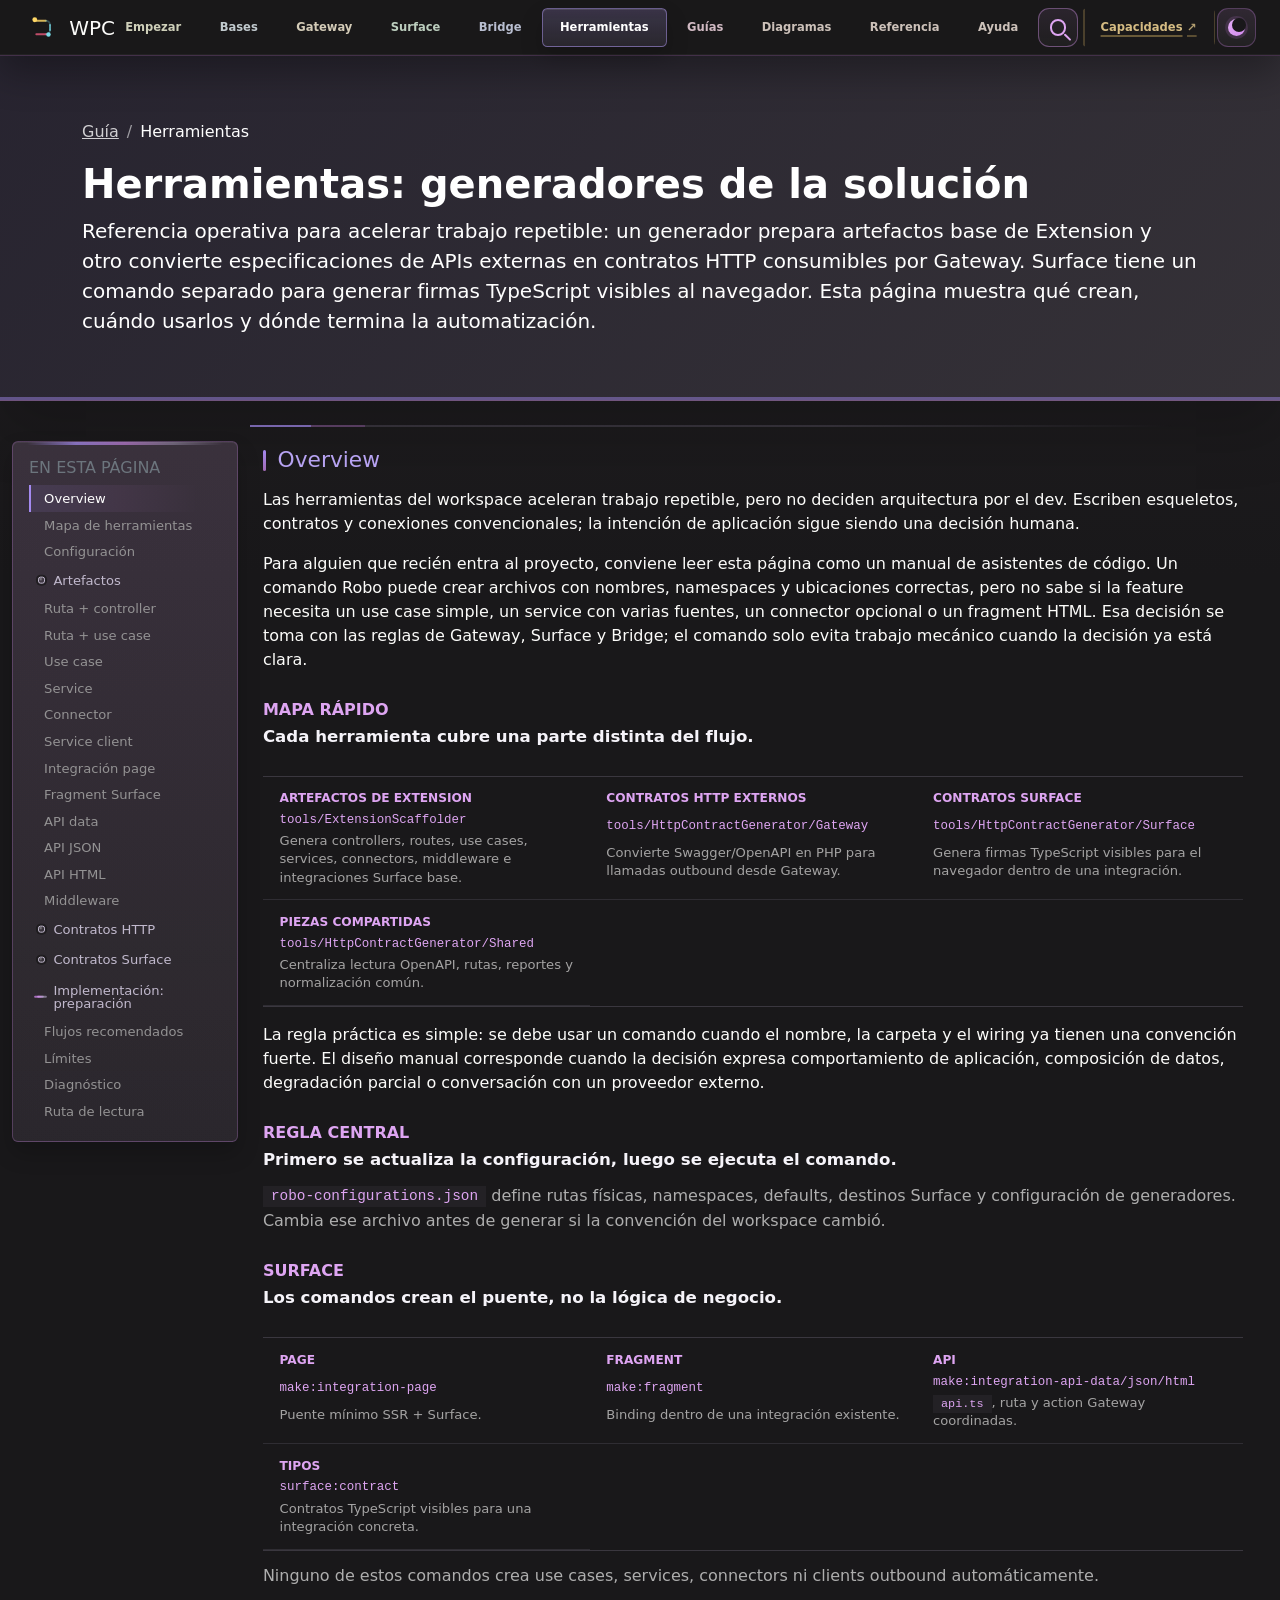
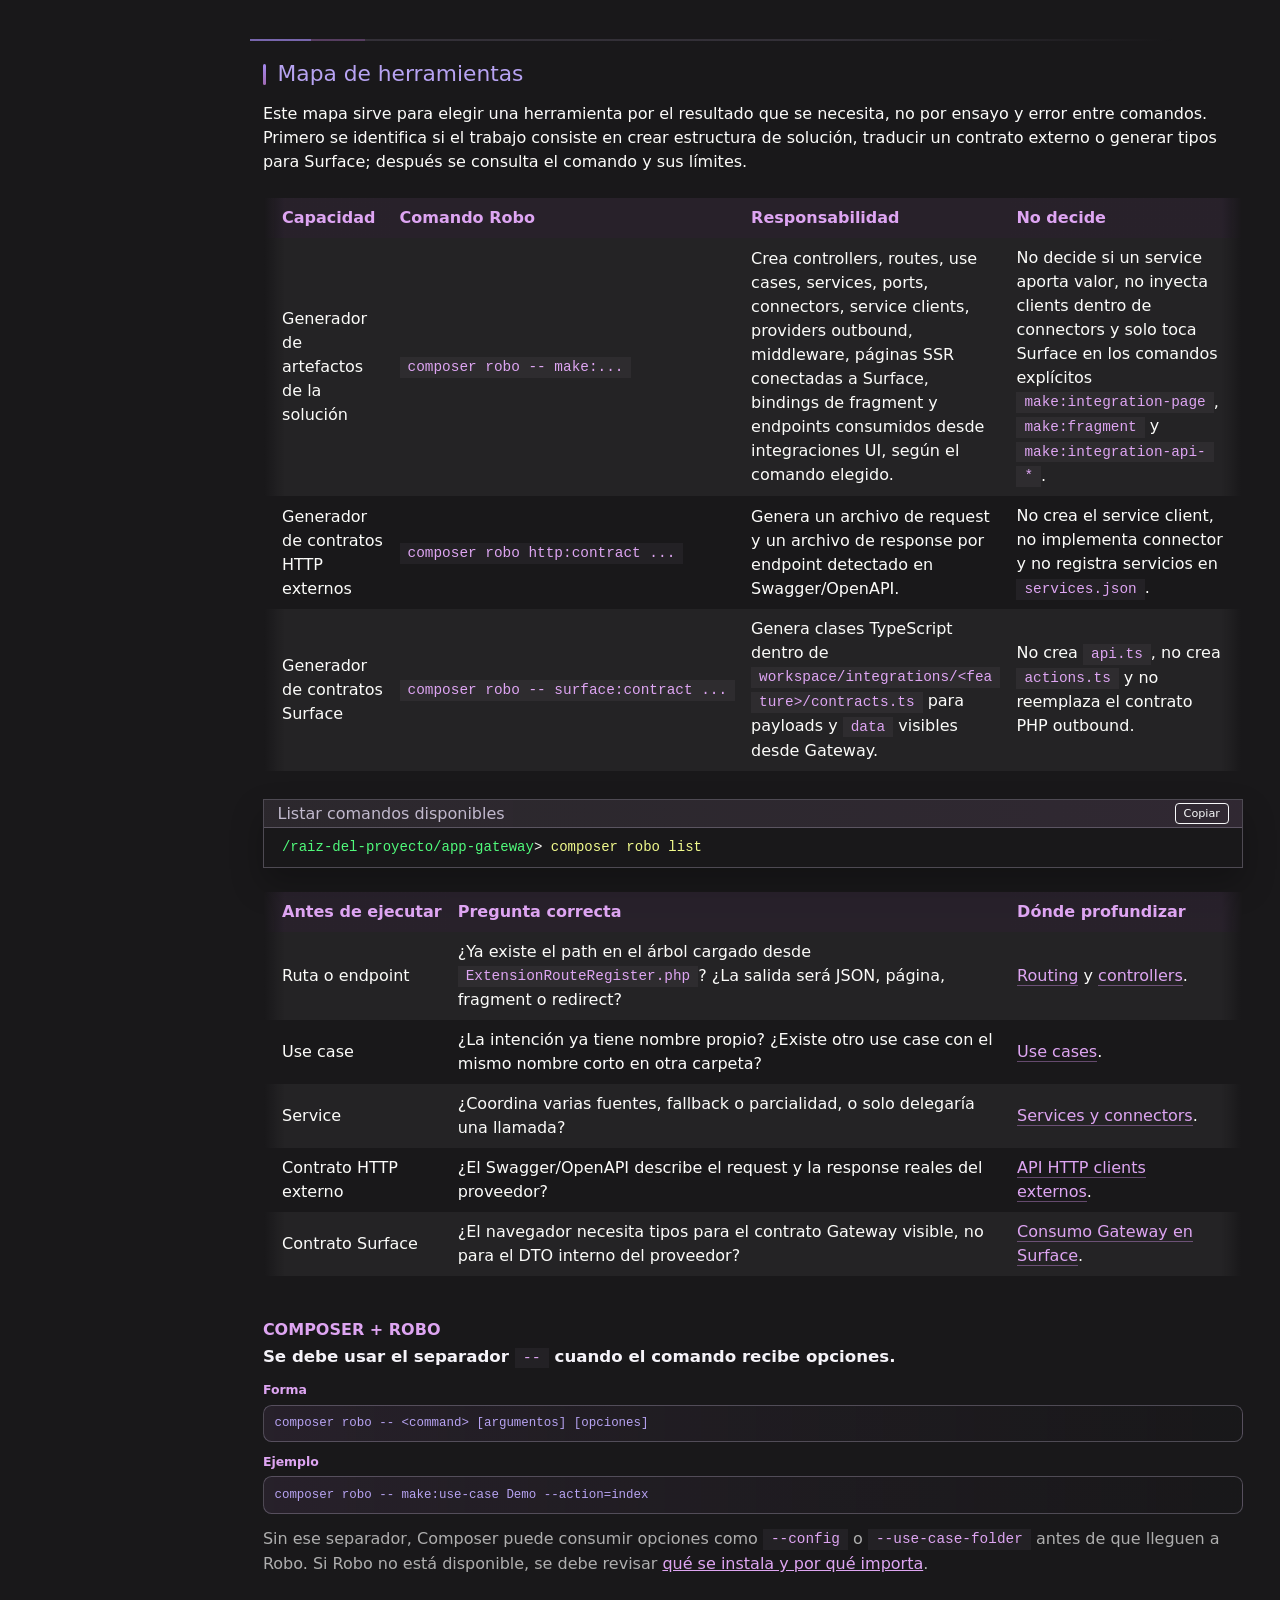
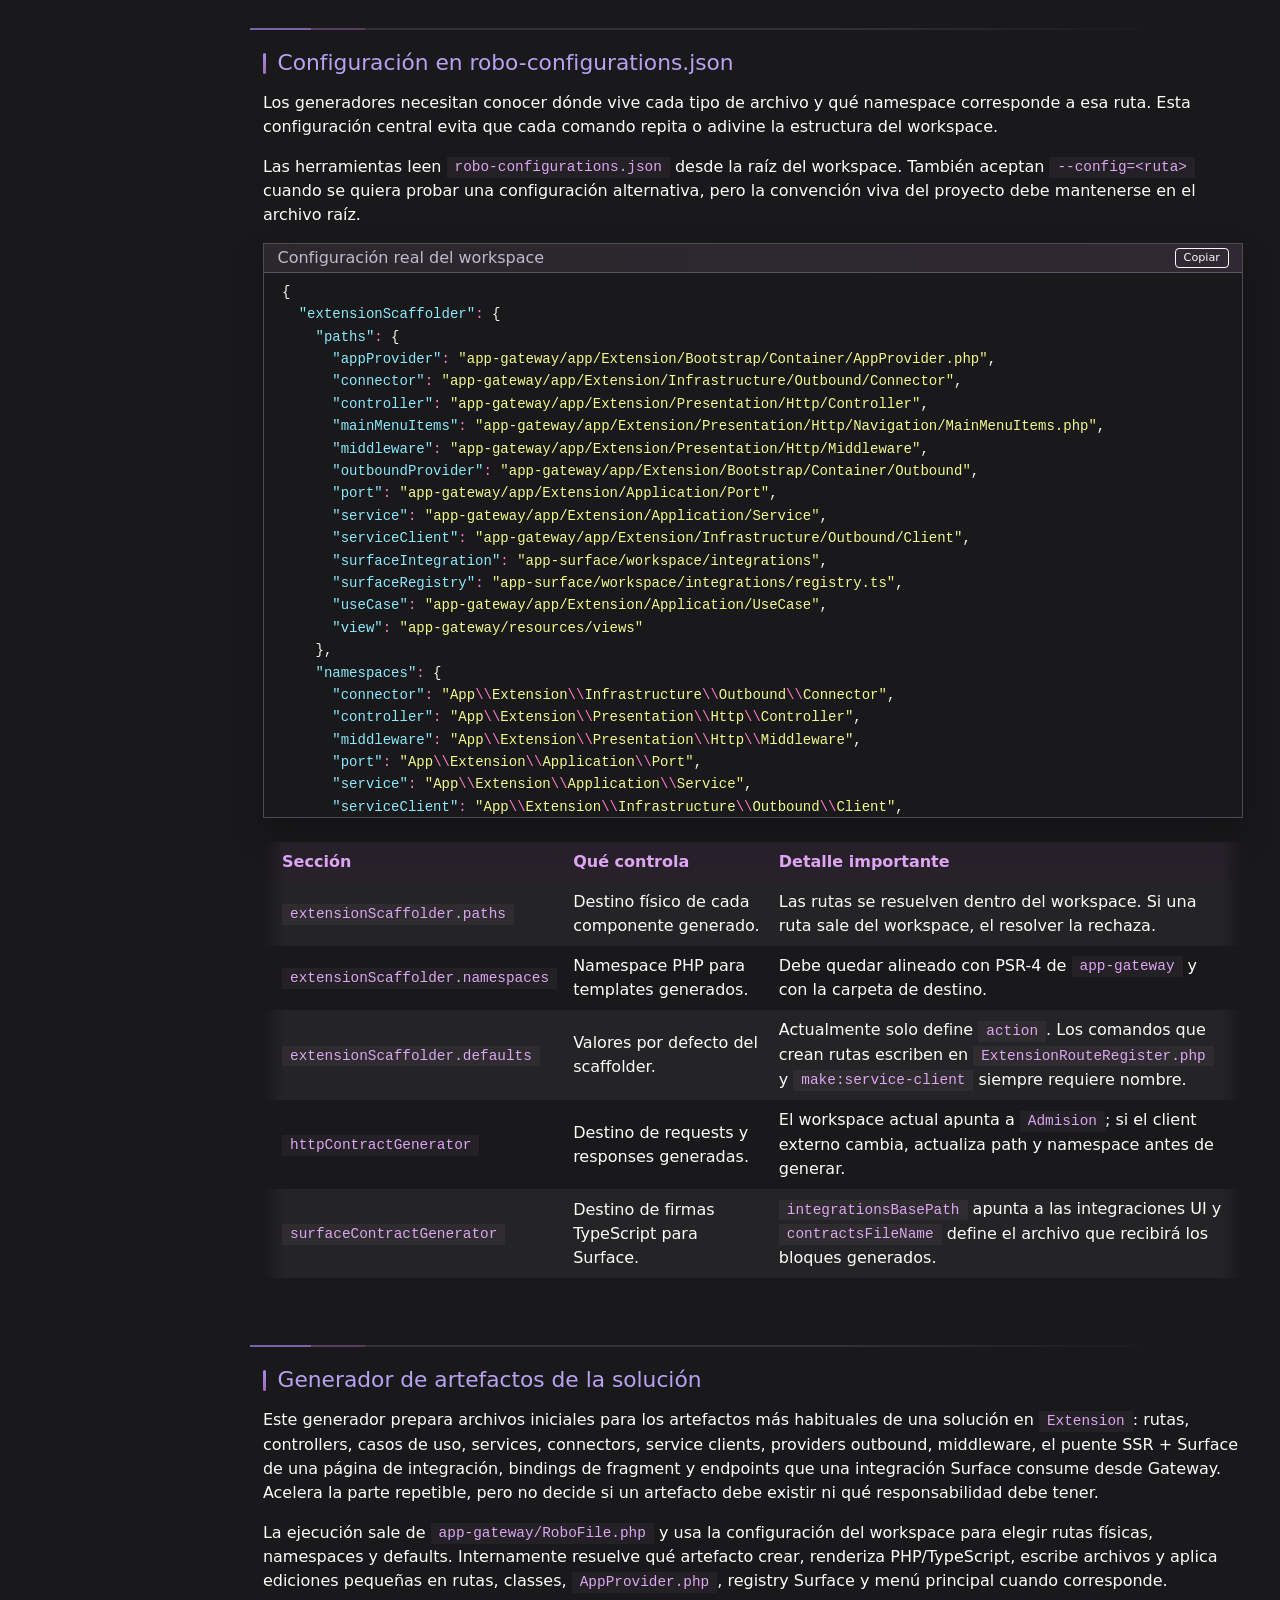
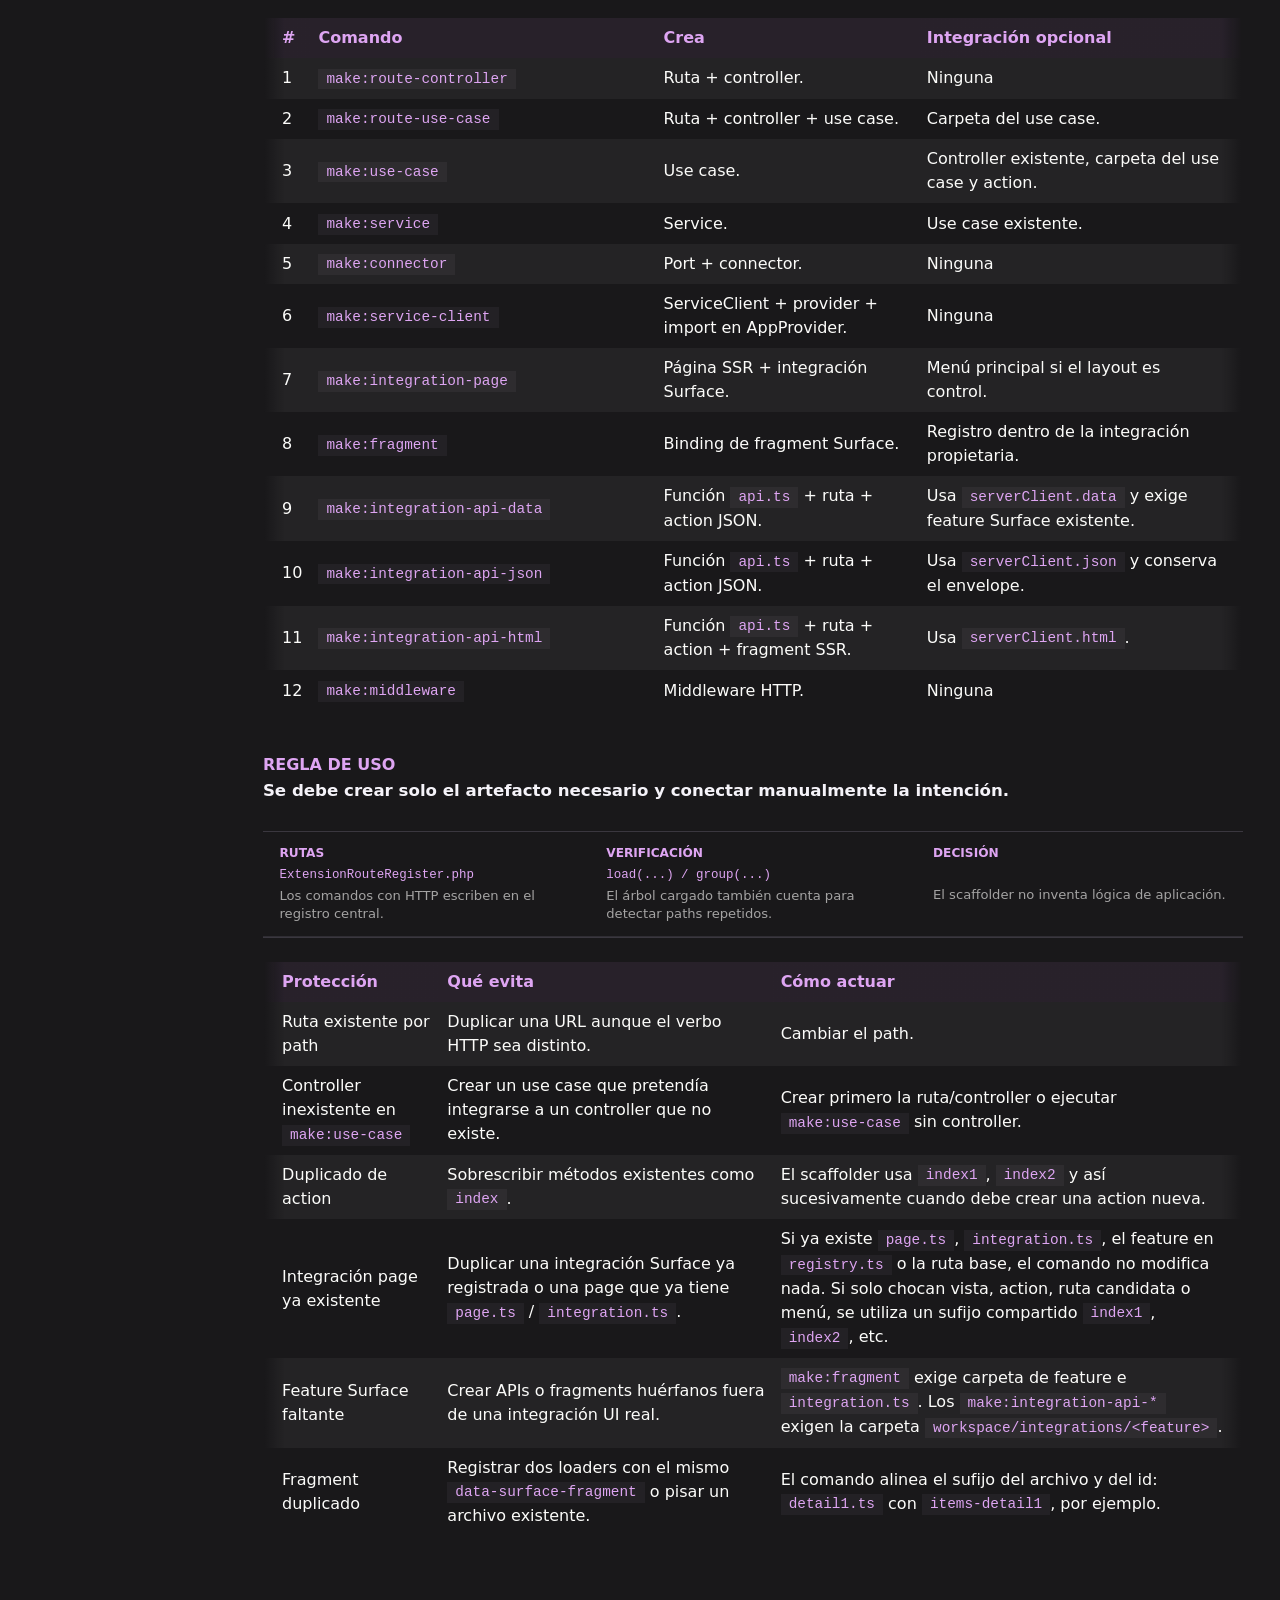
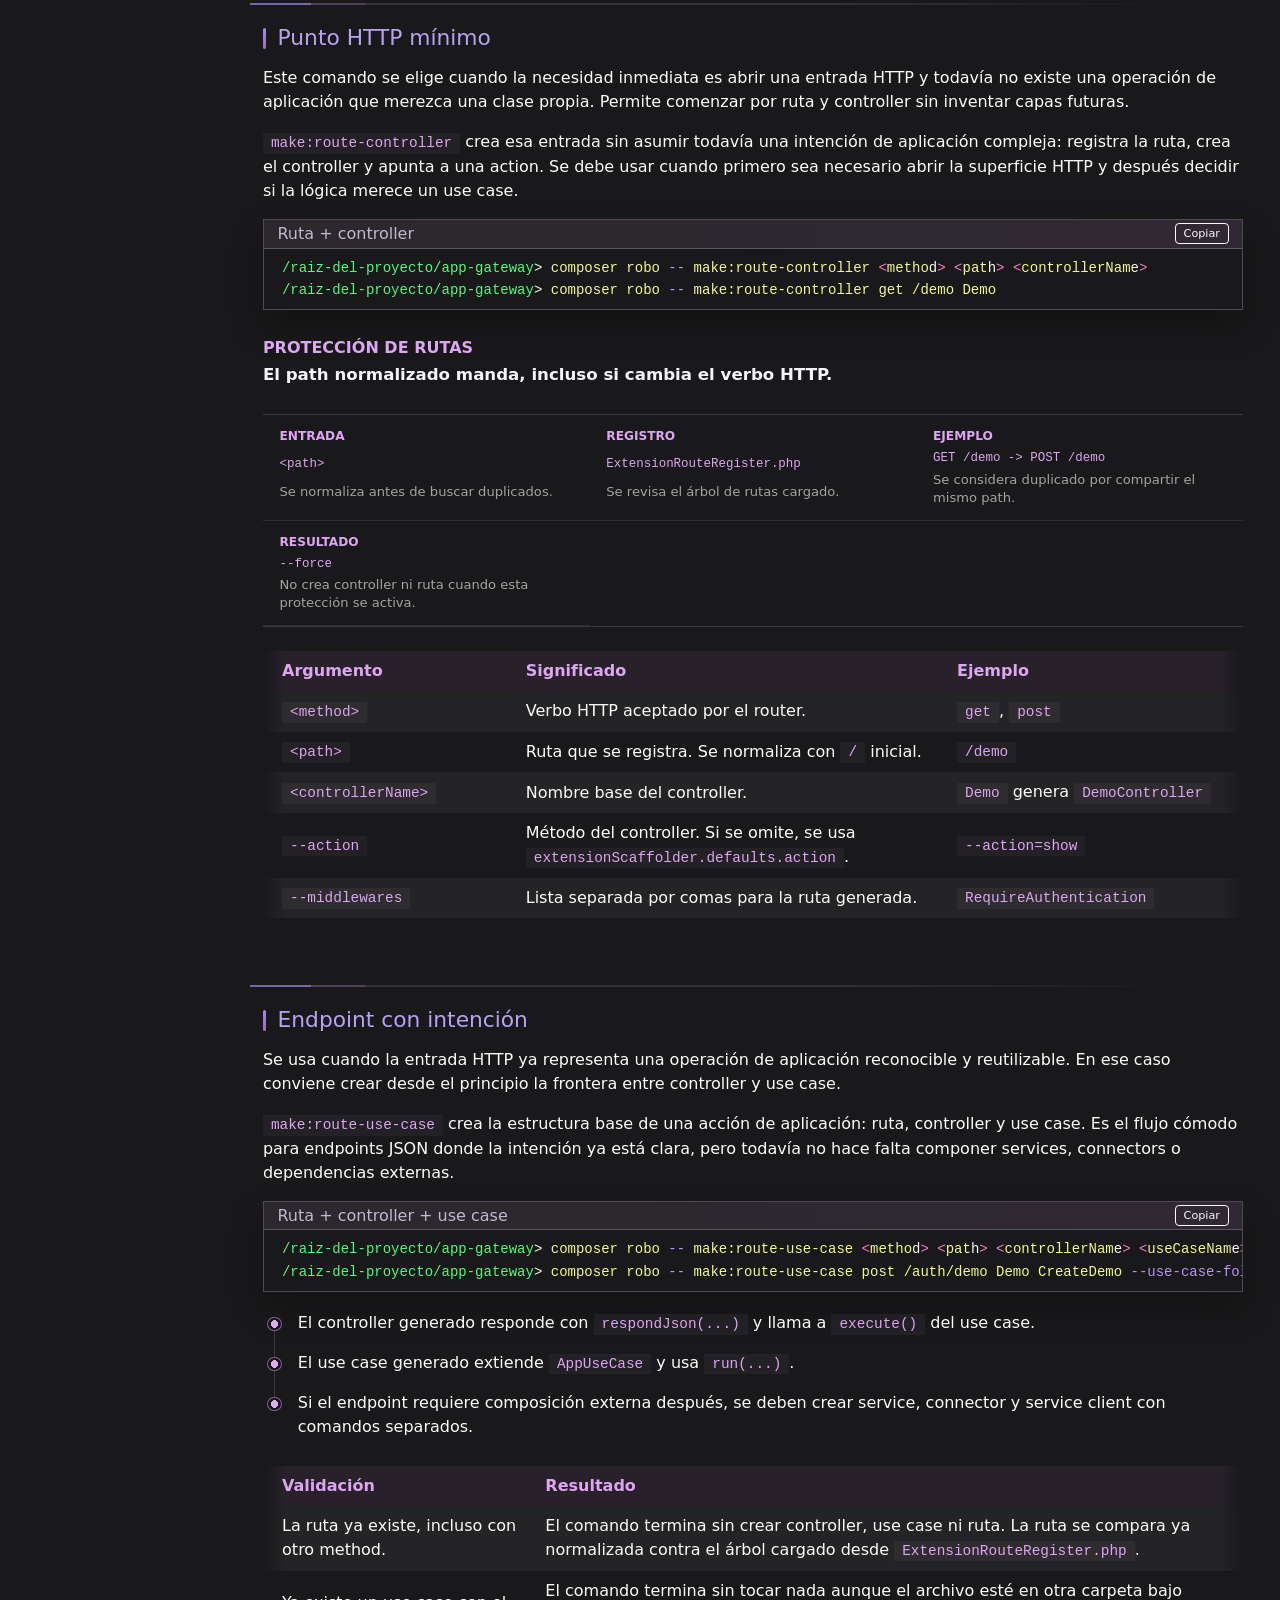
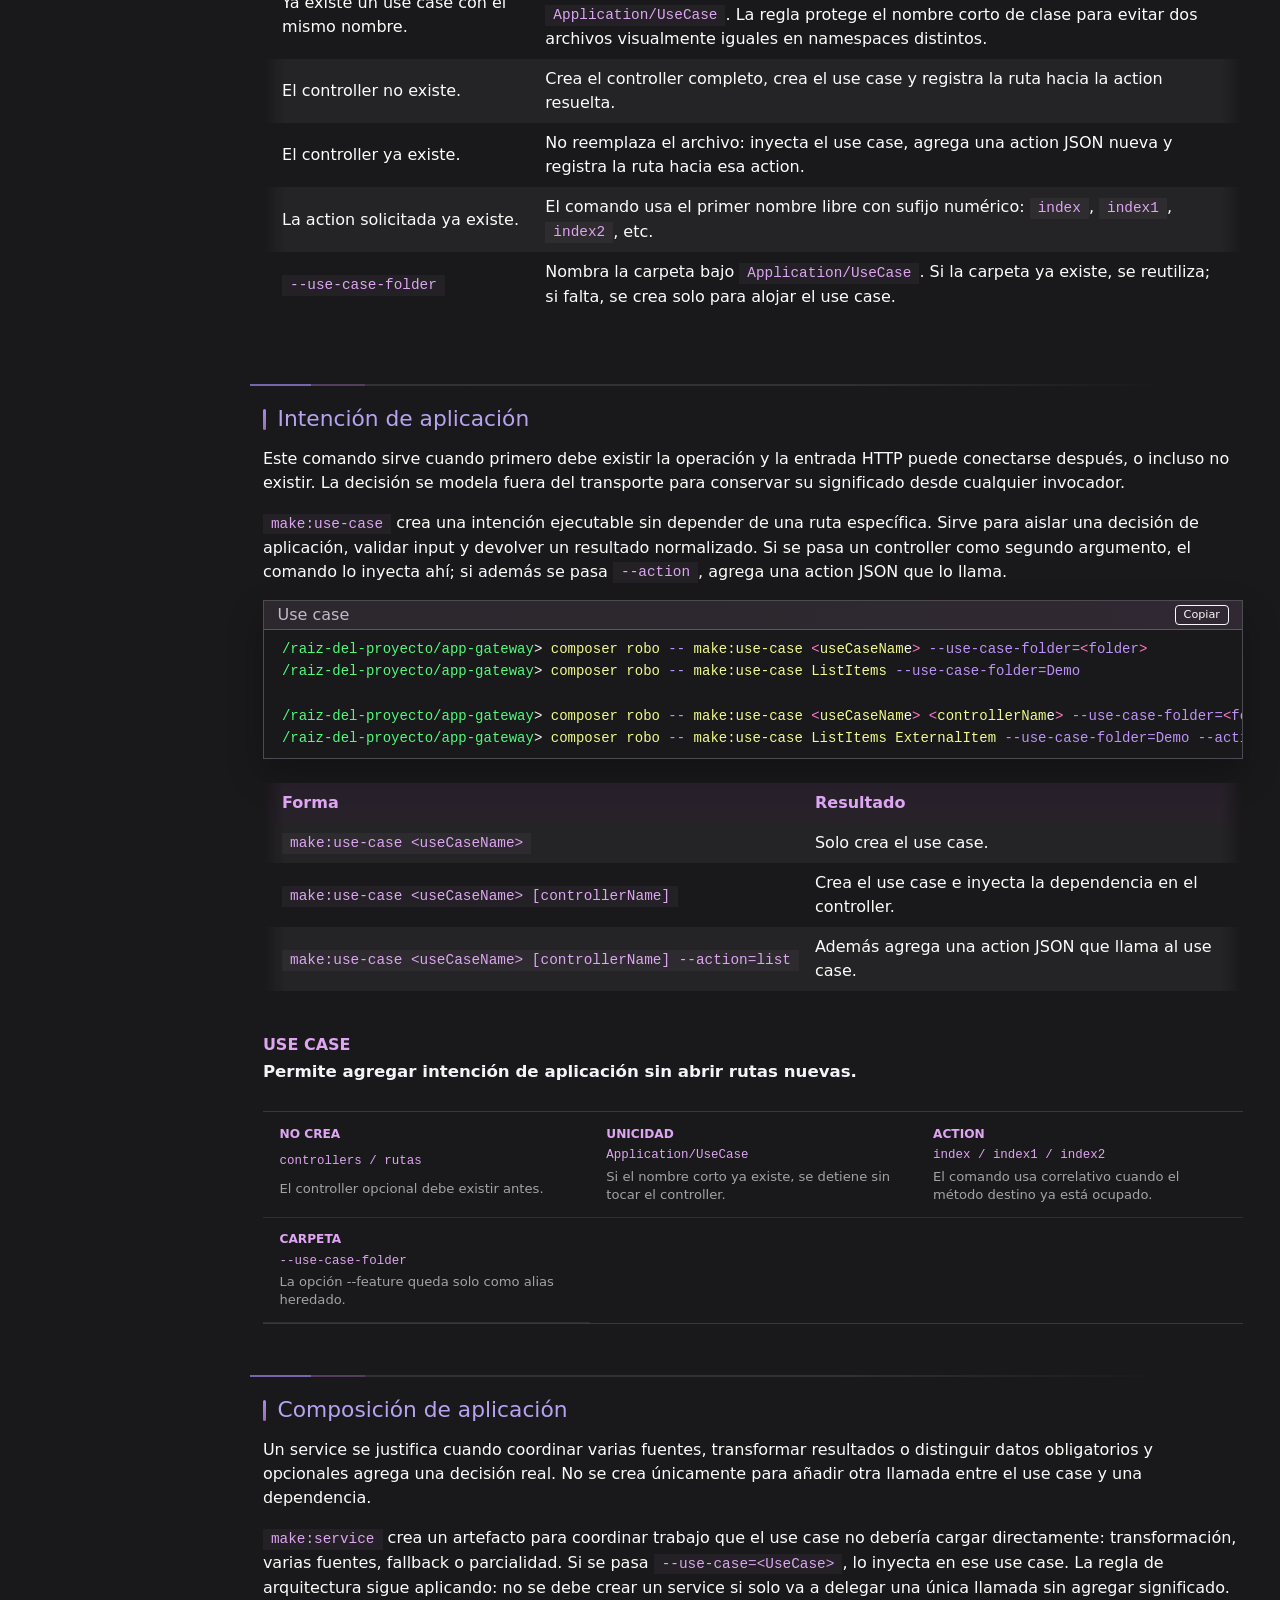
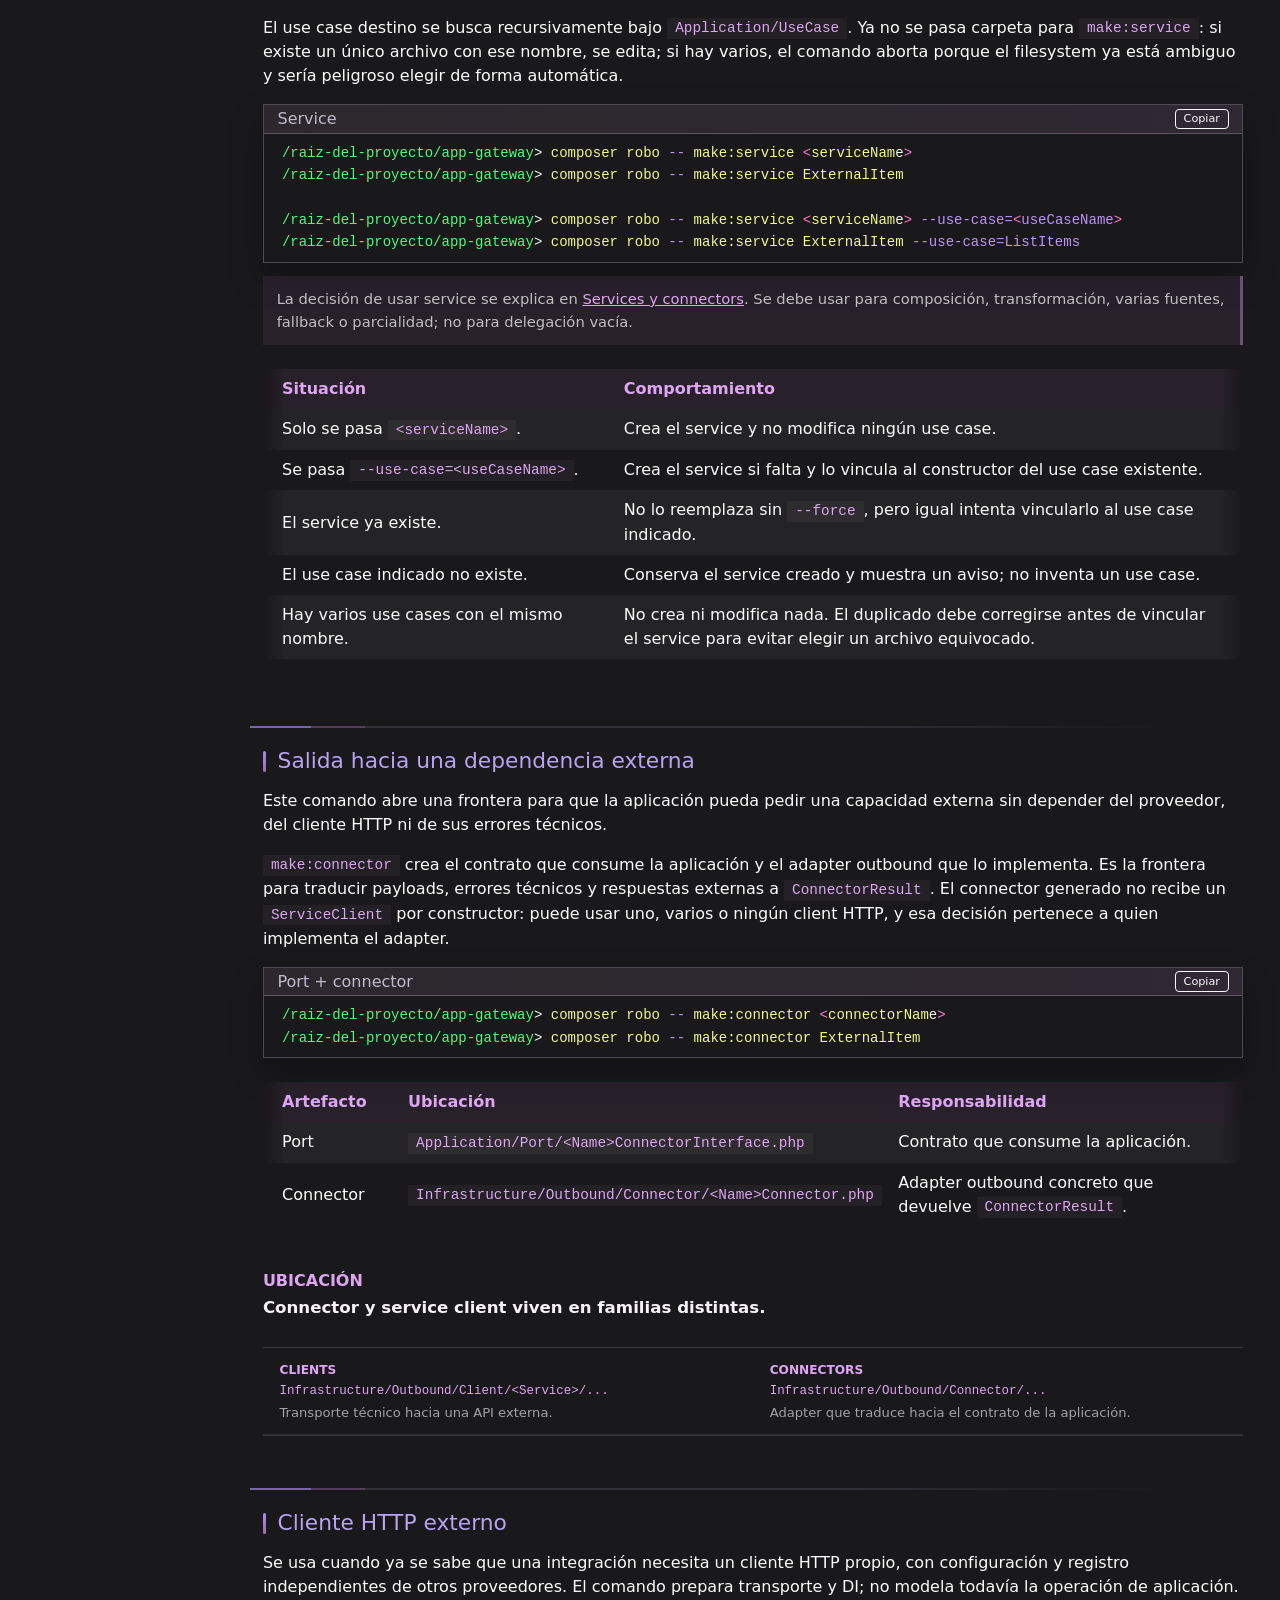
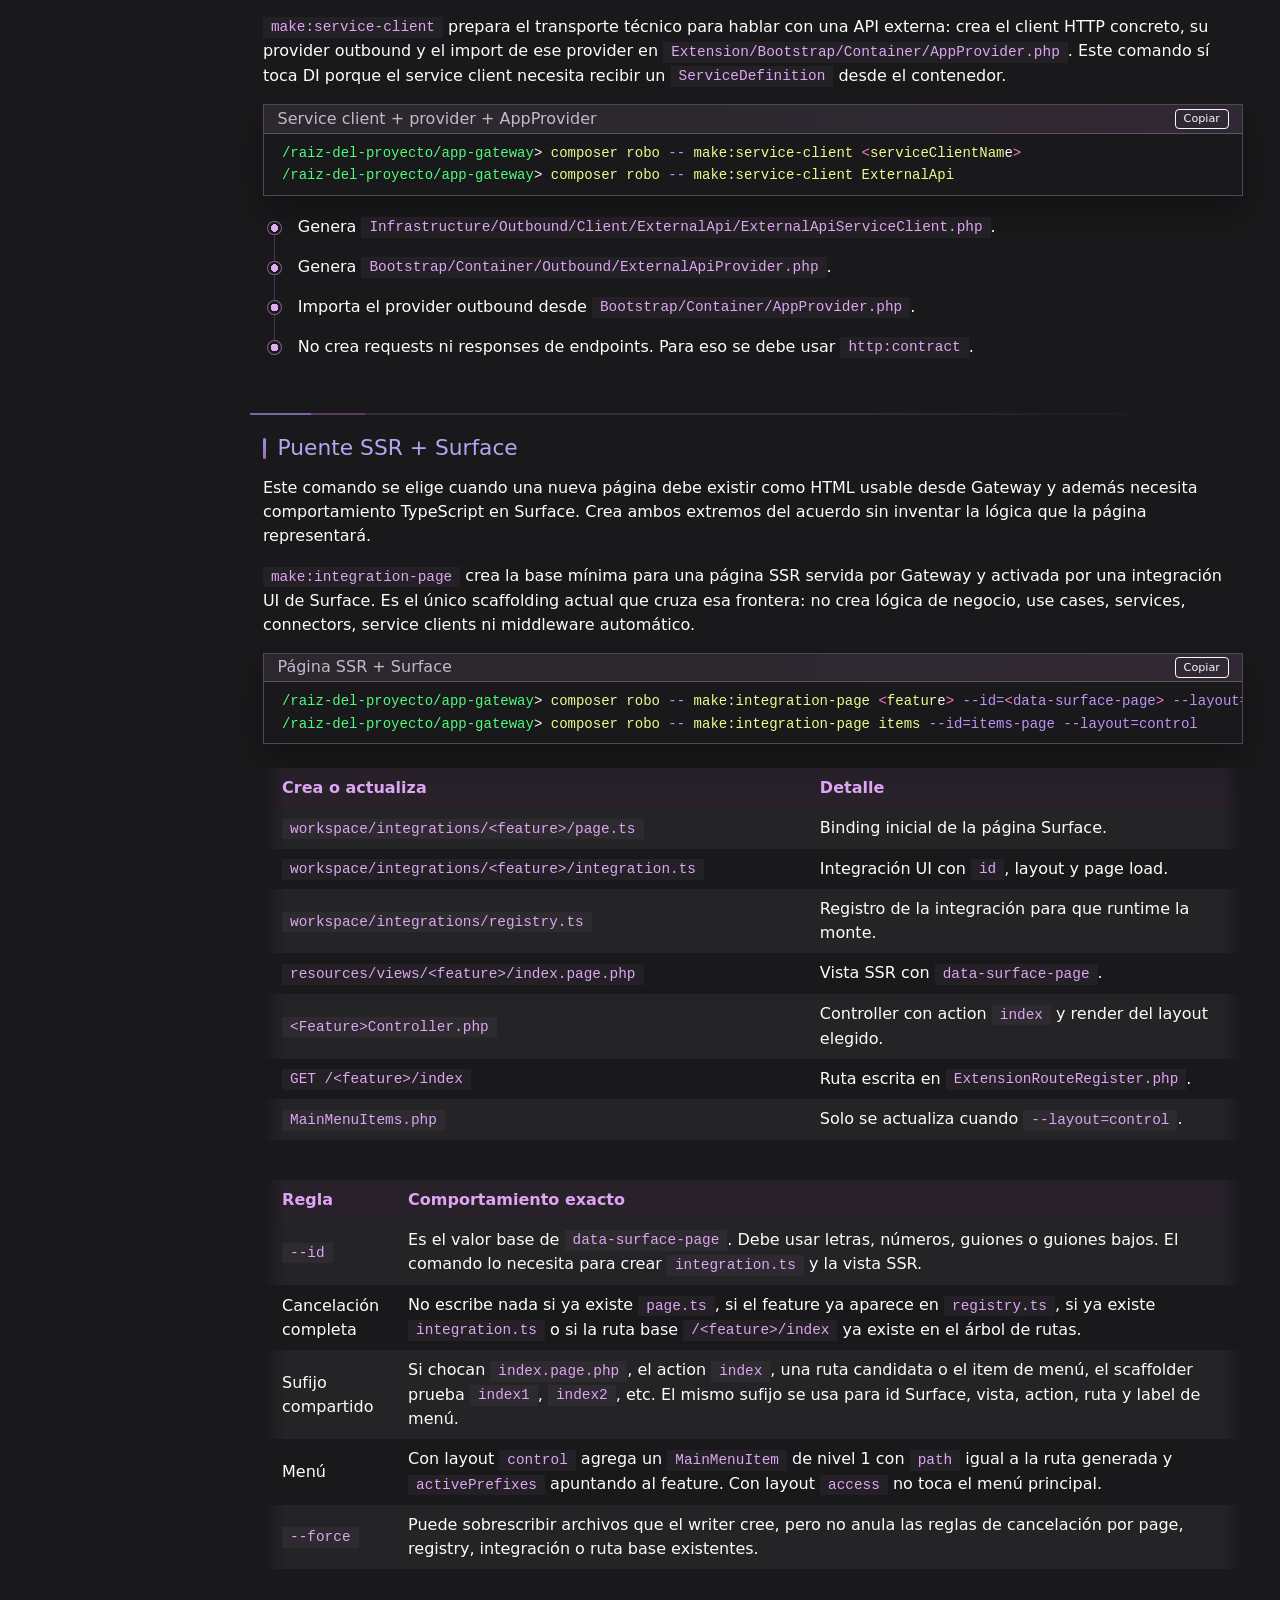
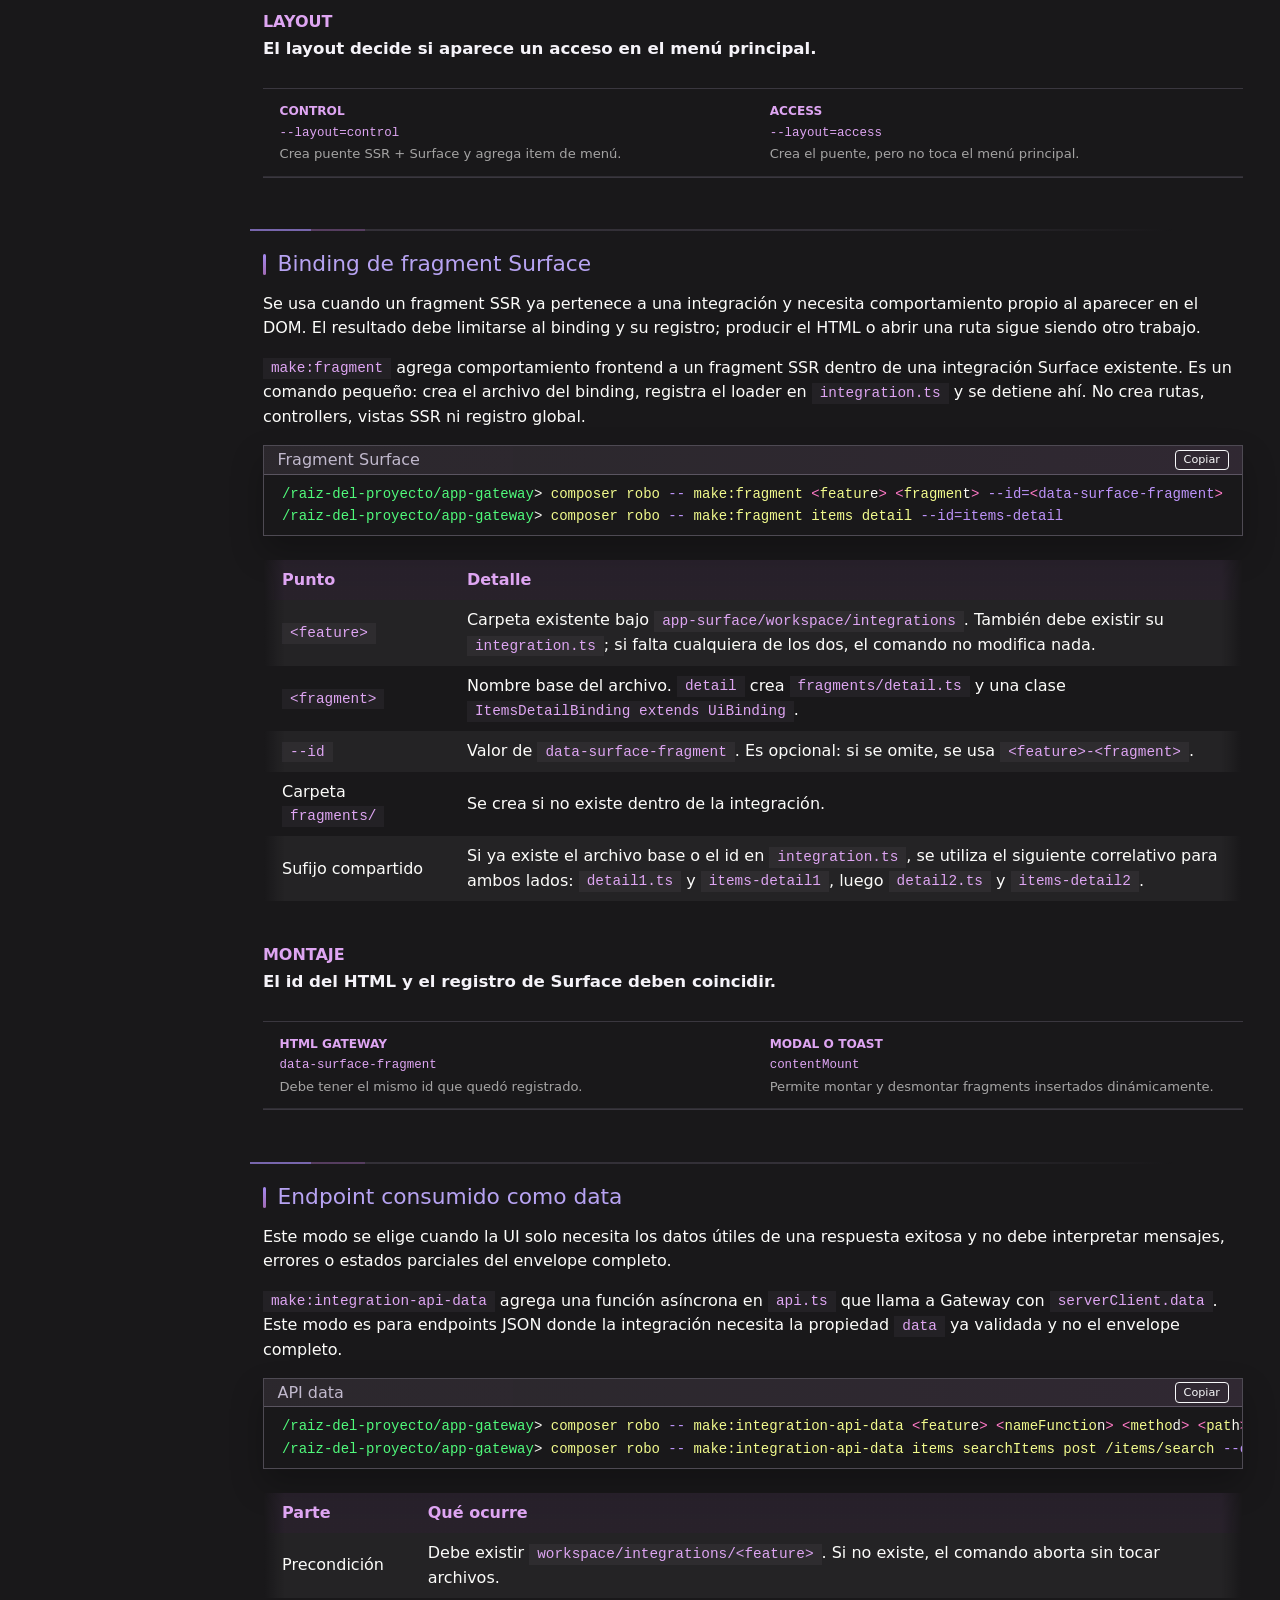
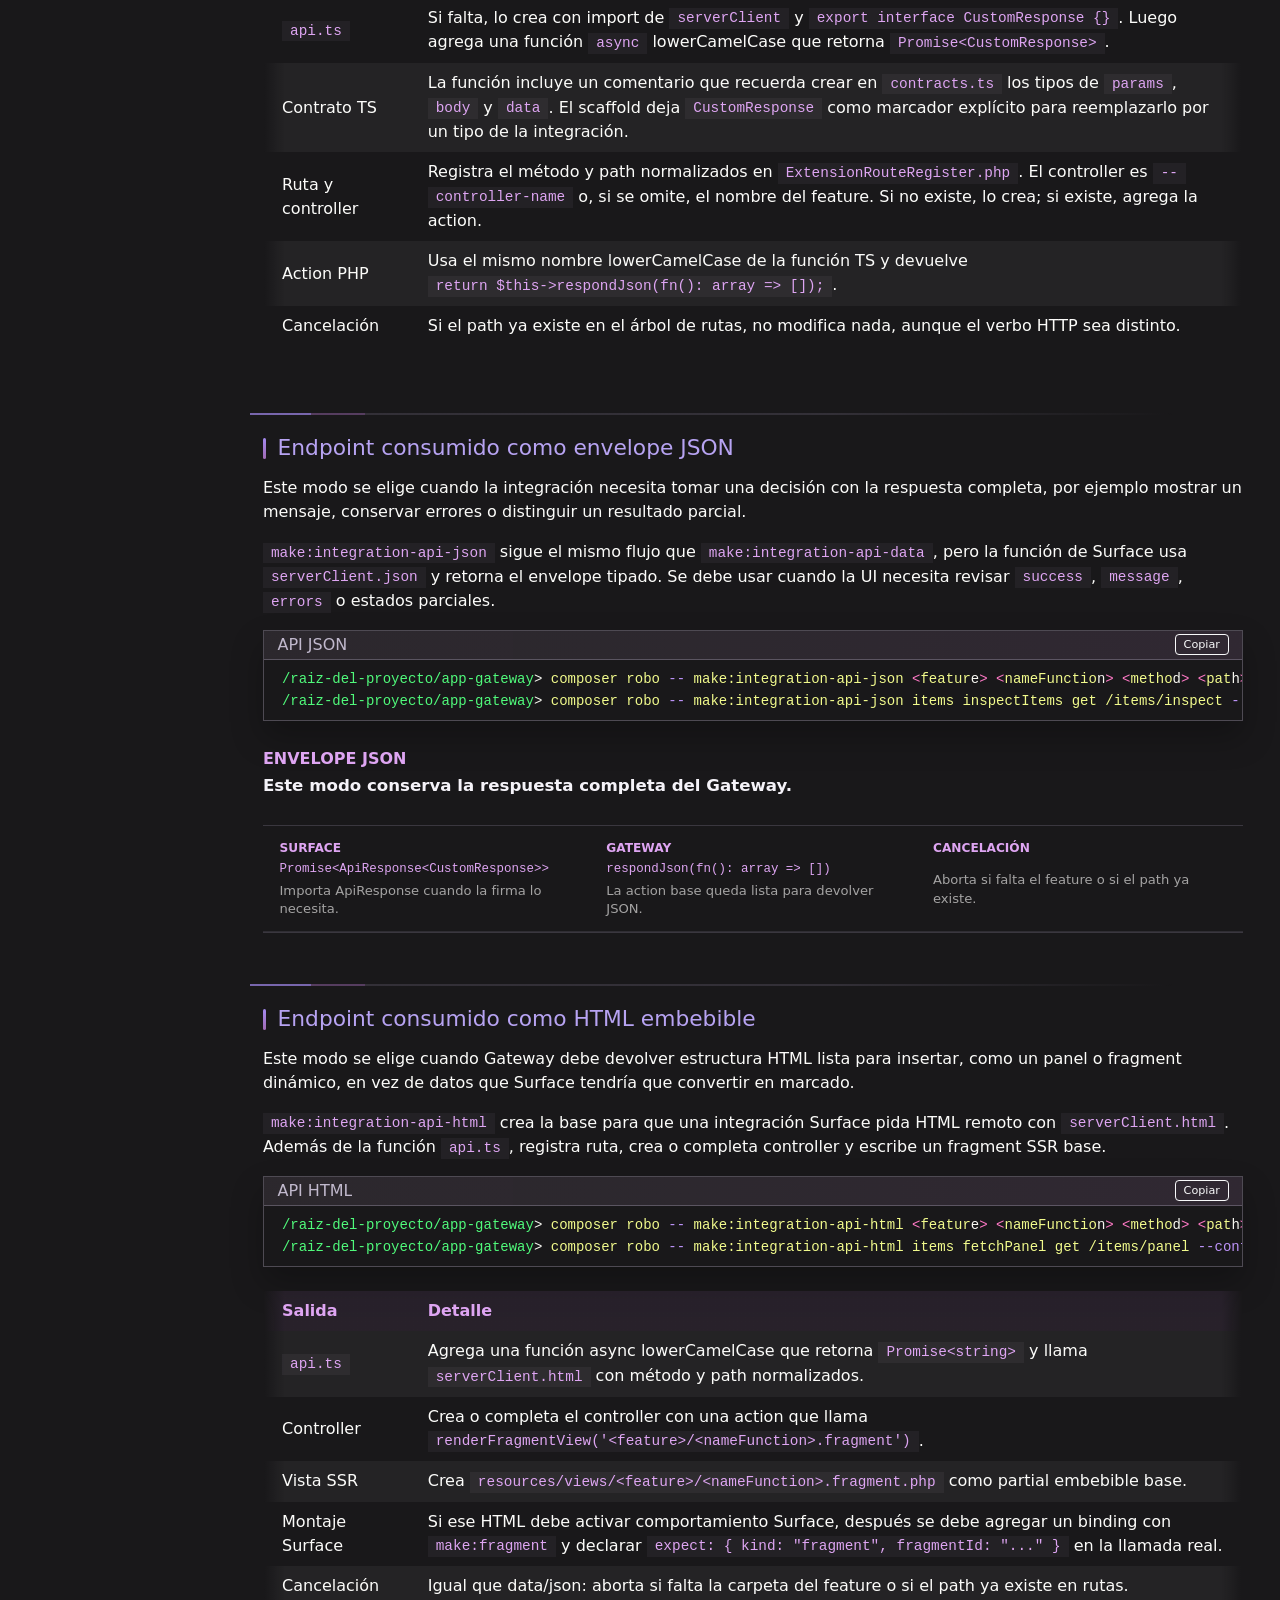
<file: guide/tools.html>
<!doctype html>
<html lang="es" data-bs-theme="dark">
  <head>
    <meta charset="utf-8" />
    <meta name="viewport" content="width=device-width, initial-scale=1" />
    <title>Herramientas | Web Platform Core Guía</title>
    <link
      rel="icon"
      type="image/svg+xml"
      href="assets/img/web-platform-core.svg"
    />
    <meta
      name="description"
      content="Guía de generadores de la solución: artefactos de Extension, contratos HTTP externos y comandos Robo de Web Platform Core."
    />
    <script src="assets/js/theme.js"></script>
    <link href="assets/lib/css/bootstrap.min.css" rel="stylesheet" />
    <link href="assets/lib/css/bootstrap-icons-min.css" rel="stylesheet" />
    <link href="assets/css/guide.css" rel="stylesheet" />
  </head>

  <body
    class="guide-page--tools"
    data-bs-spy="scroll"
    data-bs-target="#guide-nav"
    data-bs-smooth-scroll="true"
    tabindex="0"
  >
    <nav class="navbar navbar-expand-xl bg-white border-bottom sticky-top">
      <div class="container-fluid px-3 px-lg-4">
        <a class="navbar-brand" href="index.html">
          <img
            class="navbar-brand__logo"
            src="assets/img/web-platform-core.svg"
            alt=""
            aria-hidden="true"
          />
          <span class="navbar-brand__text">WPC</span>
        </a>
        <button
          class="navbar-toggler"
          type="button"
          data-bs-toggle="collapse"
          data-bs-target="#guide-navbar"
          aria-controls="guide-navbar"
          aria-expanded="false"
          aria-label="Abrir navegación"
        >
          <span class="navbar-toggler-icon"></span>
        </button>
        <div id="guide-navbar" class="collapse navbar-collapse">
          <ul class="navbar-nav ms-auto mb-2 mb-lg-0" data-guide-nav>
            <li class="nav-item">
              <a class="nav-link" href="getting-started.html">Empezar</a>
            </li>
            <li class="nav-item">
              <a class="nav-link" href="fundamentals.html">Bases</a>
            </li>
            <li class="nav-item">
              <a class="nav-link" href="app-gateway.html">Gateway</a>
            </li>
            <li class="nav-item">
              <a class="nav-link" href="app-surface.html">Surface</a>
            </li>
            <li class="nav-item">
              <a class="nav-link" href="bridge.html">Bridge</a>
            </li>
            <li class="nav-item">
              <a class="nav-link active" href="tools.html" aria-current="page"
                >Herramientas</a
              >
            </li>
            <li class="nav-item">
              <a class="nav-link" href="recipes.html">Prácticas</a>
            </li>
            <li class="nav-item">
              <a class="nav-link" href="diagrams.html">Diagramas</a>
            </li>
            <li class="nav-item">
              <a class="nav-link" href="reference.html">Referencia</a>
            </li>
            <li class="nav-item">
              <a class="nav-link" href="troubleshooting.html">Ayuda</a>
            </li>
          </ul>
        </div>
      </div>
    </nav>

    <header class="guide-page-hero text-white py-5">
      <div class="container py-3">
        <nav aria-label="breadcrumb">
          <ol class="breadcrumb mb-3">
            <li class="breadcrumb-item"><a href="index.html">Guía</a></li>
            <li class="breadcrumb-item active" aria-current="page">
              Herramientas
            </li>
          </ol>
        </nav>
        <h1 class="display-6 fw-bold">
          Herramientas: generadores de la solución
        </h1>
        <p class="lead mb-0">
          Referencia operativa para acelerar trabajo repetible: un generador
          prepara artefactos base de Extension y otro convierte especificaciones
          de APIs externas en contratos HTTP consumibles por Gateway. Surface
          tiene un comando separado para generar firmas TypeScript visibles al
          navegador. Esta página muestra qué crean, cuándo usarlos y dónde
          termina la automatización.
        </p>
      </div>
    </header>

    <div class="container-fluid guide-shell px-3 px-lg-4 py-4">
      <div class="row g-4">
        <aside class="col-lg-3 col-xl-2 px-0 pt-3">
          <div class="guide-sidebar position-sticky">
            <div class="card border-0 shadow-sm">
              <div class="card-body">
                <h2 class="h6 text-uppercase text-secondary">En esta página</h2>
                <nav id="guide-nav" class="guide-nav nav nav-pills flex-column">
                  <a class="nav-link" href="#overview">Overview</a>
                  <a class="nav-link" href="#tool-map">Mapa de herramientas</a>
                  <a class="nav-link" href="#configuration">Configuración</a>
                  <a
                    class="nav-link guide-nav-link--section"
                    href="#extension-scaffolder"
                    >Artefactos</a
                  >
                  <a class="nav-link" href="#make-route-controller"
                    >Ruta + controller</a
                  >
                  <a class="nav-link" href="#make-route-use-case"
                    >Ruta + use case</a
                  >
                  <a class="nav-link" href="#make-use-case">Use case</a>
                  <a class="nav-link" href="#make-service">Service</a>
                  <a class="nav-link" href="#make-connector">Connector</a>
                  <a class="nav-link" href="#make-service-client"
                    >Service client</a
                  >
                  <a class="nav-link" href="#make-integration-page"
                    >Integración page</a
                  >
                  <a class="nav-link" href="#make-fragment">Fragment Surface</a>
                  <a class="nav-link" href="#make-integration-api-data"
                    >API data</a
                  >
                  <a class="nav-link" href="#make-integration-api-json"
                    >API JSON</a
                  >
                  <a class="nav-link" href="#make-integration-api-html"
                    >API HTML</a
                  >
                  <a class="nav-link" href="#make-middleware">Middleware</a>
                  <a
                    class="nav-link guide-nav-link--section"
                    href="#http-contract-generator"
                    >Contratos HTTP</a
                  >
                  <a
                    class="nav-link guide-nav-link--section"
                    href="#surface-contract-generator"
                    >Contratos Surface</a
                  >
                  <a
                    class="nav-link guide-nav-link--section guide-nav-link--flow"
                    href="#tools-flow-search-items"
                    >Implementación: preparación</a
                  >
                  <a class="nav-link" href="#workflows">Flujos recomendados</a>
                  <a class="nav-link" href="#boundaries">Límites</a>
                  <a class="nav-link" href="#diagnostics">Diagnóstico</a>
                  <a class="nav-link" href="#next">Ruta de lectura</a>
                </nav>
              </div>
            </div>
          </div>
        </aside>

        <main class="col-lg-9 col-xl-10">
          <section id="overview" class="guide-section">
            <div class="card border-0 shadow-sm">
              <div class="card-body">
                <h2>Overview</h2>
                <p>
                  Las herramientas del workspace aceleran trabajo repetible,
                  pero no deciden arquitectura por el dev. Escriben esqueletos,
                  contratos y conexiones convencionales; la intención de
                  aplicación sigue siendo una decisión humana.
                </p>
                <p>
                  Para alguien que recién entra al proyecto, conviene leer esta
                  página como un manual de asistentes de código. Un comando Robo
                  puede crear archivos con nombres, namespaces y ubicaciones
                  correctas, pero no sabe si la feature necesita un use case
                  simple, un service con varias fuentes, un connector opcional o
                  un fragment HTML. Esa decisión se toma con las reglas de
                  Gateway, Surface y Bridge; el comando solo evita trabajo
                  mecánico cuando la decisión ya está clara.
                </p>
                <div class="guide-callout guide-callout--structured">
                  <div class="guide-callout__header">
                    <span class="guide-callout__eyebrow">Mapa rápido</span>
                    <strong class="guide-callout__title">
                      Cada herramienta cubre una parte distinta del flujo.
                    </strong>
                  </div>
                  <ul class="guide-rule-strip guide-rule-strip--compact">
                    <li>
                      <strong>Artefactos de Extension</strong>
                      <code>tools/ExtensionScaffolder</code>
                      <span
                        >Genera controllers, routes, use cases, services,
                        connectors, middleware e integraciones Surface
                        base.</span
                      >
                    </li>
                    <li>
                      <strong>Contratos HTTP externos</strong>
                      <code>tools/HttpContractGenerator/Gateway</code>
                      <span
                        >Convierte Swagger/OpenAPI en PHP para llamadas outbound
                        desde Gateway.</span
                      >
                    </li>
                    <li>
                      <strong>Contratos Surface</strong>
                      <code>tools/HttpContractGenerator/Surface</code>
                      <span
                        >Genera firmas TypeScript visibles para el navegador
                        dentro de una integración.</span
                      >
                    </li>
                    <li>
                      <strong>Piezas compartidas</strong>
                      <code>tools/HttpContractGenerator/Shared</code>
                      <span
                        >Centraliza lectura OpenAPI, rutas, reportes y
                        normalización común.</span
                      >
                    </li>
                  </ul>
                </div>

                <p class="mt-3">
                  La regla práctica es simple: se debe usar un comando cuando el
                  nombre, la carpeta y el wiring ya tienen una convención
                  fuerte. El diseño manual corresponde cuando la decisión
                  expresa comportamiento de aplicación, composición de datos,
                  degradación parcial o conversación con un proveedor externo.
                </p>
                <div class="guide-callout guide-callout--structured">
                  <div class="guide-callout__header">
                    <span class="guide-callout__eyebrow">Regla central</span>
                    <strong class="guide-callout__title">
                      Primero se actualiza la configuración, luego se ejecuta el
                      comando.
                    </strong>
                  </div>
                  <p>
                    <code>robo-configurations.json</code> define rutas físicas,
                    namespaces, defaults, destinos Surface y configuración de
                    generadores. Cambia ese archivo antes de generar si la
                    convención del workspace cambió.
                  </p>
                </div>

                <div class="guide-callout guide-callout--structured">
                  <div class="guide-callout__header">
                    <span class="guide-callout__eyebrow">Surface</span>
                    <strong class="guide-callout__title">
                      Los comandos crean el puente, no la lógica de negocio.
                    </strong>
                  </div>
                  <ul class="guide-rule-strip guide-rule-strip--compact">
                    <li>
                      <strong>Page</strong>
                      <code>make:integration-page</code>
                      <span>Puente mínimo SSR + Surface.</span>
                    </li>
                    <li>
                      <strong>Fragment</strong>
                      <code>make:fragment</code>
                      <span>Binding dentro de una integración existente.</span>
                    </li>
                    <li>
                      <strong>API</strong>
                      <code>make:integration-api-data/json/html</code>
                      <span
                        ><code>api.ts</code>, ruta y action Gateway
                        coordinadas.</span
                      >
                    </li>
                    <li>
                      <strong>Tipos</strong>
                      <code>surface:contract</code>
                      <span
                        >Contratos TypeScript visibles para una integración
                        concreta.</span
                      >
                    </li>
                  </ul>
                  <p>
                    Ninguno de estos comandos crea use cases, services,
                    connectors ni clients outbound automáticamente.
                  </p>
                </div>
              </div>
            </div>
          </section>

          <section id="tool-map" class="guide-section">
            <div class="card border-0 shadow-sm">
              <div class="card-body">
                <h2>Mapa de herramientas</h2>
                <p>
                  Este mapa sirve para elegir una herramienta por el resultado
                  que se necesita, no por ensayo y error entre comandos. Primero
                  se identifica si el trabajo consiste en crear estructura de
                  solución, traducir un contrato externo o generar tipos para
                  Surface; después se consulta el comando y sus límites.
                </p>
                <div class="table-responsive">
                  <table class="table table-striped table-guide align-middle">
                    <colgroup>
                      <col class="w-14pct" />
                      <col class="w-16pct" />
                      <col class="w-38pct" />
                      <col class="w-32pct" />
                    </colgroup>
                    <thead>
                      <tr>
                        <th>Capacidad</th>
                        <th>Comando Robo</th>
                        <th>Responsabilidad</th>
                        <th>No decide</th>
                      </tr>
                    </thead>
                    <tbody>
                      <tr>
                        <td>Generador de artefactos de la solución</td>
                        <td><code>composer robo -- make:...</code></td>
                        <td>
                          Crea controllers, routes, use cases, services, ports,
                          connectors, service clients, providers outbound,
                          middleware, páginas SSR conectadas a Surface, bindings
                          de fragment y endpoints consumidos desde integraciones
                          UI, según el comando elegido.
                        </td>
                        <td>
                          No decide si un service aporta valor, no inyecta
                          clients dentro de connectors y solo toca Surface en
                          los comandos explícitos
                          <code>make:integration-page</code>,
                          <code>make:fragment</code> y
                          <code>make:integration-api-*</code>.
                        </td>
                      </tr>
                      <tr>
                        <td>Generador de contratos HTTP externos</td>
                        <td><code>composer robo http:contract ...</code></td>
                        <td>
                          Genera un archivo de request y un archivo de response
                          por endpoint detectado en Swagger/OpenAPI.
                        </td>
                        <td>
                          No crea el service client, no implementa connector y
                          no registra servicios en <code>services.json</code>.
                        </td>
                      </tr>
                      <tr>
                        <td>Generador de contratos Surface</td>
                        <td>
                          <code>composer robo -- surface:contract ...</code>
                        </td>
                        <td>
                          Genera clases TypeScript dentro de
                          <code
                            >workspace/integrations/&lt;feature&gt;/contracts.ts</code
                          >
                          para payloads y <code>data</code> visibles desde
                          Gateway.
                        </td>
                        <td>
                          No crea <code>api.ts</code>, no crea
                          <code>actions.ts</code>
                          y no reemplaza el contrato PHP outbound.
                        </td>
                      </tr>
                    </tbody>
                  </table>
                </div>

                <div class="code-card">
                  <div class="code-card__bar">
                    <span>Listar comandos disponibles</span>
                    <button
                      class="btn btn-sm btn-outline-light"
                      type="button"
                      data-copy-code="tools-list"
                    >
                      Copiar
                    </button>
                  </div>
                  <pre><code id="tools-list" class="language-bash">/raiz-del-proyecto/app-gateway&gt; composer robo list</code></pre>
                </div>

                <div class="table-responsive">
                  <table class="table table-striped table-guide align-middle">
                    <colgroup>
                      <col class="w-18pct" />
                      <col class="w-58pct" />
                      <col class="w-24pct" />
                    </colgroup>
                    <thead>
                      <tr>
                        <th>Antes de ejecutar</th>
                        <th>Pregunta correcta</th>
                        <th>Dónde profundizar</th>
                      </tr>
                    </thead>
                    <tbody>
                      <tr>
                        <td>Ruta o endpoint</td>
                        <td>
                          ¿Ya existe el path en el árbol cargado desde
                          <code>ExtensionRouteRegister.php</code>? ¿La salida
                          será JSON, página, fragment o redirect?
                        </td>
                        <td>
                          <a href="app-gateway.html#gateway-flow-route"
                            >Routing</a
                          >
                          y
                          <a href="app-gateway.html#gateway-flow-controller"
                            >controllers</a
                          >.
                        </td>
                      </tr>
                      <tr>
                        <td>Use case</td>
                        <td>
                          ¿La intención ya tiene nombre propio? ¿Existe otro use
                          case con el mismo nombre corto en otra carpeta?
                        </td>
                        <td>
                          <a href="app-gateway.html#gateway-flow-usecase"
                            >Use cases</a
                          >.
                        </td>
                      </tr>
                      <tr>
                        <td>Service</td>
                        <td>
                          ¿Coordina varias fuentes, fallback o parcialidad, o
                          solo delegaría una llamada?
                        </td>
                        <td>
                          <a href="app-gateway.html#gateway-flow-services"
                            >Services y connectors</a
                          >.
                        </td>
                      </tr>
                      <tr>
                        <td>Contrato HTTP externo</td>
                        <td>
                          ¿El Swagger/OpenAPI describe el request y la response
                          reales del proveedor?
                        </td>
                        <td>
                          <a href="app-gateway.html#external-clients-config"
                            >API HTTP clients externos</a
                          >.
                        </td>
                      </tr>
                      <tr>
                        <td>Contrato Surface</td>
                        <td>
                          ¿El navegador necesita tipos para el contrato Gateway
                          visible, no para el DTO interno del proveedor?
                        </td>
                        <td>
                          <a href="app-surface.html#surface-flow-search-items"
                            >Consumo Gateway en Surface</a
                          >.
                        </td>
                      </tr>
                    </tbody>
                  </table>
                </div>

                <div class="guide-callout guide-callout--structured">
                  <div class="guide-callout__header">
                    <span class="guide-callout__eyebrow">Composer + Robo</span>
                    <strong class="guide-callout__title">
                      Se debe usar el separador <code>--</code> cuando el
                      comando recibe opciones.
                    </strong>
                  </div>
                  <ul class="guide-command-stack">
                    <li>
                      <strong>Forma</strong>
                      <code
                        >composer robo -- &lt;command&gt; [argumentos]
                        [opciones]</code
                      >
                    </li>
                    <li>
                      <strong>Ejemplo</strong>
                      <code
                        >composer robo -- make:use-case Demo
                        --action=index</code
                      >
                    </li>
                  </ul>
                  <p>
                    Sin ese separador, Composer puede consumir opciones como
                    <code>--config</code> o <code>--use-case-folder</code> antes
                    de que lleguen a Robo. Si Robo no está disponible, se debe
                    revisar
                    <a href="getting-started.html#dependencies-concept"
                      >qué se instala y por qué importa</a
                    >.
                  </p>
                </div>
              </div>
            </div>
          </section>

          <section id="configuration" class="guide-section">
            <div class="card border-0 shadow-sm">
              <div class="card-body">
                <h2>Configuración en robo-configurations.json</h2>
                <p>
                  Los generadores necesitan conocer dónde vive cada tipo de
                  archivo y qué namespace corresponde a esa ruta. Esta
                  configuración central evita que cada comando repita o adivine
                  la estructura del workspace.
                </p>
                <p>
                  Las herramientas leen
                  <code>robo-configurations.json</code> desde la raíz del
                  workspace. También aceptan
                  <code>--config=&lt;ruta&gt;</code> cuando se quiera probar una
                  configuración alternativa, pero la convención viva del
                  proyecto debe mantenerse en el archivo raíz.
                </p>

                <div class="code-card">
                  <div class="code-card__bar">
                    <span>Configuración real del workspace</span>
                    <button
                      class="btn btn-sm btn-outline-light"
                      type="button"
                      data-copy-code="tools-config"
                    >
                      Copiar
                    </button>
                  </div>
                  <pre><code id="tools-config" class="language-json">{
  "extensionScaffolder": {
    "paths": {
      "appProvider": "app-gateway/app/Extension/Bootstrap/Container/AppProvider.php",
      "connector": "app-gateway/app/Extension/Infrastructure/Outbound/Connector",
      "controller": "app-gateway/app/Extension/Presentation/Http/Controller",
      "mainMenuItems": "app-gateway/app/Extension/Presentation/Http/Navigation/MainMenuItems.php",
      "middleware": "app-gateway/app/Extension/Presentation/Http/Middleware",
      "outboundProvider": "app-gateway/app/Extension/Bootstrap/Container/Outbound",
      "port": "app-gateway/app/Extension/Application/Port",
      "service": "app-gateway/app/Extension/Application/Service",
      "serviceClient": "app-gateway/app/Extension/Infrastructure/Outbound/Client",
      "surfaceIntegration": "app-surface/workspace/integrations",
      "surfaceRegistry": "app-surface/workspace/integrations/registry.ts",
      "useCase": "app-gateway/app/Extension/Application/UseCase",
      "view": "app-gateway/resources/views"
    },
    "namespaces": {
      "connector": "App\\Extension\\Infrastructure\\Outbound\\Connector",
      "controller": "App\\Extension\\Presentation\\Http\\Controller",
      "middleware": "App\\Extension\\Presentation\\Http\\Middleware",
      "port": "App\\Extension\\Application\\Port",
      "service": "App\\Extension\\Application\\Service",
      "serviceClient": "App\\Extension\\Infrastructure\\Outbound\\Client",
      "useCase": "App\\Extension\\Application\\UseCase"
    },
    "defaults": {
      "action": "index"
    }
  },
  "httpContractGenerator": {
    "pathRequest": "app-gateway/app/Extension/Infrastructure/Outbound/Client/Admision/Request",
    "namespaceRequest": "App\\Extension\\Infrastructure\\Outbound\\Client\\Admision\\Request",
    "pathResponse": "app-gateway/app/Extension/Contract/Outbound/Admision",
    "namespaceResponse": "App\\Extension\\Contract\\Outbound\\Admision"
  },
  "surfaceContractGenerator": {
    "contractsFileName": "contracts.ts",
    "integrationsBasePath": "app-surface/workspace/integrations"
  }
}</code></pre>
                </div>

                <div class="table-responsive">
                  <table class="table table-striped table-guide align-middle">
                    <colgroup>
                      <col class="w-26pct" />
                      <col class="w-22pct" />
                      <col class="w-52pct" />
                    </colgroup>
                    <thead>
                      <tr>
                        <th>Sección</th>
                        <th>Qué controla</th>
                        <th>Detalle importante</th>
                      </tr>
                    </thead>
                    <tbody>
                      <tr>
                        <td><code>extensionScaffolder.paths</code></td>
                        <td>Destino físico de cada componente generado.</td>
                        <td>
                          Las rutas se resuelven dentro del workspace. Si una
                          ruta sale del workspace, el resolver la rechaza.
                        </td>
                      </tr>
                      <tr>
                        <td><code>extensionScaffolder.namespaces</code></td>
                        <td>Namespace PHP para templates generados.</td>
                        <td>
                          Debe quedar alineado con PSR-4 de
                          <code>app-gateway</code> y con la carpeta de destino.
                        </td>
                      </tr>
                      <tr>
                        <td><code>extensionScaffolder.defaults</code></td>
                        <td>Valores por defecto del scaffolder.</td>
                        <td>
                          Actualmente solo define <code>action</code>. Los
                          comandos que crean rutas escriben en
                          <code>ExtensionRouteRegister.php</code> y
                          <code>make:service-client</code> siempre requiere
                          nombre.
                        </td>
                      </tr>
                      <tr>
                        <td><code>httpContractGenerator</code></td>
                        <td>Destino de requests y responses generadas.</td>
                        <td>
                          El workspace actual apunta a <code>Admision</code>; si
                          el client externo cambia, actualiza path y namespace
                          antes de generar.
                        </td>
                      </tr>
                      <tr>
                        <td><code>surfaceContractGenerator</code></td>
                        <td>Destino de firmas TypeScript para Surface.</td>
                        <td>
                          <code>integrationsBasePath</code> apunta a las
                          integraciones UI y
                          <code>contractsFileName</code> define el archivo que
                          recibirá los bloques generados.
                        </td>
                      </tr>
                    </tbody>
                  </table>
                </div>
              </div>
            </div>
          </section>

          <section id="extension-scaffolder" class="guide-section">
            <div class="card border-0 shadow-sm">
              <div class="card-body">
                <h2>Generador de artefactos de la solución</h2>
                <p>
                  Este generador prepara archivos iniciales para los artefactos
                  más habituales de una solución en <code>Extension</code>:
                  rutas, controllers, casos de uso, services, connectors,
                  service clients, providers outbound, middleware, el puente SSR
                  + Surface de una página de integración, bindings de fragment y
                  endpoints que una integración Surface consume desde Gateway.
                  Acelera la parte repetible, pero no decide si un artefacto
                  debe existir ni qué responsabilidad debe tener.
                </p>
                <p>
                  La ejecución sale de <code>app-gateway/RoboFile.php</code> y
                  usa la configuración del workspace para elegir rutas físicas,
                  namespaces y defaults. Internamente resuelve qué artefacto
                  crear, renderiza PHP/TypeScript, escribe archivos y aplica
                  ediciones pequeñas en rutas, classes,
                  <code>AppProvider.php</code>, registry Surface y menú
                  principal cuando corresponde.
                </p>

                <div class="table-responsive">
                  <table class="table table-striped table-guide align-middle">
                    <colgroup>
                      <col class="w-2pct" />
                      <col class="w-36pct" />
                      <col class="w-28pct" />
                      <col class="w-34pct" />
                    </colgroup>
                    <thead>
                      <tr>
                        <th>#</th>
                        <th>Comando</th>
                        <th>Crea</th>
                        <th>Integración opcional</th>
                      </tr>
                    </thead>
                    <tbody>
                      <tr>
                        <td>1</td>
                        <td><code>make:route-controller</code></td>
                        <td>Ruta + controller.</td>
                        <td>Ninguna</td>
                      </tr>
                      <tr>
                        <td>2</td>
                        <td><code>make:route-use-case</code></td>
                        <td>Ruta + controller + use case.</td>
                        <td>Carpeta del use case.</td>
                      </tr>
                      <tr>
                        <td>3</td>
                        <td><code>make:use-case</code></td>
                        <td>Use case.</td>
                        <td>
                          Controller existente, carpeta del use case y action.
                        </td>
                      </tr>
                      <tr>
                        <td>4</td>
                        <td><code>make:service</code></td>
                        <td>Service.</td>
                        <td>Use case existente.</td>
                      </tr>
                      <tr>
                        <td>5</td>
                        <td><code>make:connector</code></td>
                        <td>Port + connector.</td>
                        <td>Ninguna</td>
                      </tr>
                      <tr>
                        <td>6</td>
                        <td><code>make:service-client</code></td>
                        <td>
                          ServiceClient + provider + import en AppProvider.
                        </td>
                        <td>Ninguna</td>
                      </tr>
                      <tr>
                        <td>7</td>
                        <td><code>make:integration-page</code></td>
                        <td>Página SSR + integración Surface.</td>
                        <td>Menú principal si el layout es control.</td>
                      </tr>
                      <tr>
                        <td>8</td>
                        <td><code>make:fragment</code></td>
                        <td>Binding de fragment Surface.</td>
                        <td>Registro dentro de la integración propietaria.</td>
                      </tr>
                      <tr>
                        <td>9</td>
                        <td><code>make:integration-api-data</code></td>
                        <td>
                          Función <code>api.ts</code> + ruta + action JSON.
                        </td>
                        <td>
                          Usa <code>serverClient.data</code> y exige feature
                          Surface existente.
                        </td>
                      </tr>
                      <tr>
                        <td>10</td>
                        <td><code>make:integration-api-json</code></td>
                        <td>
                          Función <code>api.ts</code> + ruta + action JSON.
                        </td>
                        <td>
                          Usa <code>serverClient.json</code> y conserva el
                          envelope.
                        </td>
                      </tr>
                      <tr>
                        <td>11</td>
                        <td><code>make:integration-api-html</code></td>
                        <td>
                          Función <code>api.ts</code> + ruta + action + fragment
                          SSR.
                        </td>
                        <td>Usa <code>serverClient.html</code>.</td>
                      </tr>
                      <tr>
                        <td>12</td>
                        <td><code>make:middleware</code></td>
                        <td>Middleware HTTP.</td>
                        <td>Ninguna</td>
                      </tr>
                    </tbody>
                  </table>
                </div>

                <div class="guide-callout guide-callout--structured">
                  <div class="guide-callout__header">
                    <span class="guide-callout__eyebrow">Regla de uso</span>
                    <strong class="guide-callout__title">
                      Se debe crear solo el artefacto necesario y conectar
                      manualmente la intención.
                    </strong>
                  </div>
                  <ul class="guide-rule-strip guide-rule-strip--compact">
                    <li>
                      <strong>Rutas</strong>
                      <code>ExtensionRouteRegister.php</code>
                      <span
                        >Los comandos con HTTP escriben en el registro
                        central.</span
                      >
                    </li>
                    <li>
                      <strong>Verificación</strong>
                      <code>load(...) / group(...)</code>
                      <span
                        >El árbol cargado también cuenta para detectar paths
                        repetidos.</span
                      >
                    </li>
                    <li>
                      <strong>Decisión</strong>
                      <span
                        >El scaffolder no inventa lógica de aplicación.</span
                      >
                    </li>
                  </ul>
                </div>

                <div class="table-responsive">
                  <table class="table table-striped table-guide align-middle">
                    <colgroup>
                      <col class="w-18pct" />
                      <col class="w-34pct" />
                      <col class="w-48pct" />
                    </colgroup>
                    <thead>
                      <tr>
                        <th>Protección</th>
                        <th>Qué evita</th>
                        <th>Cómo actuar</th>
                      </tr>
                    </thead>
                    <tbody>
                      <tr>
                        <td>Ruta existente por path</td>
                        <td>
                          Duplicar una URL aunque el verbo HTTP sea distinto.
                        </td>
                        <td>Cambiar el path.</td>
                      </tr>
                      <tr>
                        <td>
                          Controller inexistente en <code>make:use-case</code>
                        </td>
                        <td>
                          Crear un use case que pretendía integrarse a un
                          controller que no existe.
                        </td>
                        <td>
                          Crear primero la ruta/controller o ejecutar
                          <code>make:use-case</code> sin controller.
                        </td>
                      </tr>
                      <tr>
                        <td>Duplicado de action</td>
                        <td>
                          Sobrescribir métodos existentes como
                          <code>index</code>.
                        </td>
                        <td>
                          El scaffolder usa <code>index1</code>,
                          <code>index2</code> y así sucesivamente cuando debe
                          crear una action nueva.
                        </td>
                      </tr>
                      <tr>
                        <td>Integración page ya existente</td>
                        <td>
                          Duplicar una integración Surface ya registrada o una
                          page que ya tiene <code>page.ts</code> /
                          <code>integration.ts</code>.
                        </td>
                        <td>
                          Si ya existe <code>page.ts</code>,
                          <code>integration.ts</code>, el feature en
                          <code>registry.ts</code> o la ruta base, el comando no
                          modifica nada. Si solo chocan vista, action, ruta
                          candidata o menú, se utiliza un sufijo compartido
                          <code>index1</code>, <code>index2</code>, etc.
                        </td>
                      </tr>
                      <tr>
                        <td>Feature Surface faltante</td>
                        <td>
                          Crear APIs o fragments huérfanos fuera de una
                          integración UI real.
                        </td>
                        <td>
                          <code>make:fragment</code> exige carpeta de feature e
                          <code>integration.ts</code>. Los
                          <code>make:integration-api-*</code> exigen la carpeta
                          <code>workspace/integrations/&lt;feature&gt;</code>.
                        </td>
                      </tr>
                      <tr>
                        <td>Fragment duplicado</td>
                        <td>
                          Registrar dos loaders con el mismo
                          <code>data-surface-fragment</code> o pisar un archivo
                          existente.
                        </td>
                        <td>
                          El comando alinea el sufijo del archivo y del id:
                          <code>detail1.ts</code> con
                          <code>items-detail1</code>, por ejemplo.
                        </td>
                      </tr>
                    </tbody>
                  </table>
                </div>
              </div>
            </div>
          </section>

          <section id="make-route-controller" class="guide-section">
            <div class="card border-0 shadow-sm">
              <div class="card-body">
                <h2>Punto HTTP mínimo</h2>
                <p>
                  Este comando se elige cuando la necesidad inmediata es abrir
                  una entrada HTTP y todavía no existe una operación de
                  aplicación que merezca una clase propia. Permite comenzar por
                  ruta y controller sin inventar capas futuras.
                </p>
                <p>
                  <code>make:route-controller</code> crea esa entrada sin asumir
                  todavía una intención de aplicación compleja: registra la
                  ruta, crea el controller y apunta a una action. Se debe usar
                  cuando primero sea necesario abrir la superficie HTTP y
                  después decidir si la lógica merece un use case.
                </p>

                <div class="code-card">
                  <div class="code-card__bar">
                    <span>Ruta + controller</span>
                    <button
                      class="btn btn-sm btn-outline-light"
                      type="button"
                      data-copy-code="tools-route-controller"
                    >
                      Copiar
                    </button>
                  </div>
                  <pre><code id="tools-route-controller" class="language-bash">/raiz-del-proyecto/app-gateway&gt; composer robo -- make:route-controller &lt;method&gt; &lt;path&gt; &lt;controllerName&gt;
/raiz-del-proyecto/app-gateway&gt; composer robo -- make:route-controller get /demo Demo</code></pre>
                </div>

                <div class="guide-callout guide-callout--structured">
                  <div class="guide-callout__header">
                    <span class="guide-callout__eyebrow"
                      >Protección de rutas</span
                    >
                    <strong class="guide-callout__title">
                      El path normalizado manda, incluso si cambia el verbo
                      HTTP.
                    </strong>
                  </div>
                  <ul class="guide-rule-strip guide-rule-strip--compact">
                    <li>
                      <strong>Entrada</strong>
                      <code>&lt;path&gt;</code>
                      <span>Se normaliza antes de buscar duplicados.</span>
                    </li>
                    <li>
                      <strong>Registro</strong>
                      <code>ExtensionRouteRegister.php</code>
                      <span>Se revisa el árbol de rutas cargado.</span>
                    </li>
                    <li>
                      <strong>Ejemplo</strong>
                      <code>GET /demo -> POST /demo</code>
                      <span
                        >Se considera duplicado por compartir el mismo
                        path.</span
                      >
                    </li>
                    <li>
                      <strong>Resultado</strong>
                      <code>--force</code>
                      <span
                        >No crea controller ni ruta cuando esta protección se
                        activa.</span
                      >
                    </li>
                  </ul>
                </div>

                <div class="table-responsive">
                  <table class="table table-striped table-guide align-middle">
                    <colgroup>
                      <col class="w-26pct" />
                      <col class="w-44pct" />
                      <col class="w-30pct" />
                    </colgroup>
                    <thead>
                      <tr>
                        <th>Argumento</th>
                        <th>Significado</th>
                        <th>Ejemplo</th>
                      </tr>
                    </thead>
                    <tbody>
                      <tr>
                        <td><code>&lt;method&gt;</code></td>
                        <td>Verbo HTTP aceptado por el router.</td>
                        <td><code>get</code>, <code>post</code></td>
                      </tr>
                      <tr>
                        <td><code>&lt;path&gt;</code></td>
                        <td>
                          Ruta que se registra. Se normaliza con
                          <code>/</code> inicial.
                        </td>
                        <td><code>/demo</code></td>
                      </tr>
                      <tr>
                        <td><code>&lt;controllerName&gt;</code></td>
                        <td>Nombre base del controller.</td>
                        <td>
                          <code>Demo</code> genera <code>DemoController</code>
                        </td>
                      </tr>
                      <tr>
                        <td><code>--action</code></td>
                        <td>
                          Método del controller. Si se omite, se usa
                          <code>extensionScaffolder.defaults.action</code>.
                        </td>
                        <td><code>--action=show</code></td>
                      </tr>
                      <tr>
                        <td><code>--middlewares</code></td>
                        <td>Lista separada por comas para la ruta generada.</td>
                        <td><code>RequireAuthentication</code></td>
                      </tr>
                    </tbody>
                  </table>
                </div>
              </div>
            </div>
          </section>

          <section id="make-route-use-case" class="guide-section">
            <div class="card border-0 shadow-sm">
              <div class="card-body">
                <h2>Endpoint con intención</h2>
                <p>
                  Se usa cuando la entrada HTTP ya representa una operación de
                  aplicación reconocible y reutilizable. En ese caso conviene
                  crear desde el principio la frontera entre controller y use
                  case.
                </p>
                <p>
                  <code>make:route-use-case</code> crea la estructura base de
                  una acción de aplicación: ruta, controller y use case. Es el
                  flujo cómodo para endpoints JSON donde la intención ya está
                  clara, pero todavía no hace falta componer services,
                  connectors o dependencias externas.
                </p>
                <div class="code-card">
                  <div class="code-card__bar">
                    <span>Ruta + controller + use case</span>
                    <button
                      class="btn btn-sm btn-outline-light"
                      type="button"
                      data-copy-code="tools-route-use-case"
                    >
                      Copiar
                    </button>
                  </div>
                  <pre><code id="tools-route-use-case" class="language-bash">/raiz-del-proyecto/app-gateway&gt; composer robo -- make:route-use-case &lt;method&gt; &lt;path&gt; &lt;controllerName&gt; &lt;useCaseName&gt; --use-case-folder=&lt;folder&gt; --action=&lt;action&gt;
/raiz-del-proyecto/app-gateway&gt; composer robo -- make:route-use-case post /auth/demo Demo CreateDemo --use-case-folder=Demo --action=create</code></pre>
                </div>
                <ul class="guide-checklist mt-3">
                  <li>
                    El controller generado responde con
                    <code>respondJson(...)</code> y llama a
                    <code>execute()</code> del use case.
                  </li>
                  <li>
                    El use case generado extiende <code>AppUseCase</code> y usa
                    <code>run(...)</code>.
                  </li>
                  <li>
                    Si el endpoint requiere composición externa después, se
                    deben crear service, connector y service client con comandos
                    separados.
                  </li>
                </ul>
                <div class="table-responsive">
                  <table class="table table-striped table-guide align-middle">
                    <colgroup>
                      <col class="w-28pct" />
                      <col class="w-72pct" />
                    </colgroup>
                    <thead>
                      <tr>
                        <th>Validación</th>
                        <th>Resultado</th>
                      </tr>
                    </thead>
                    <tbody>
                      <tr>
                        <td>La ruta ya existe, incluso con otro method.</td>
                        <td>
                          El comando termina sin crear controller, use case ni
                          ruta. La ruta se compara ya normalizada contra el
                          árbol cargado desde
                          <code>ExtensionRouteRegister.php</code>.
                        </td>
                      </tr>
                      <tr>
                        <td>Ya existe un use case con el mismo nombre.</td>
                        <td>
                          El comando termina sin tocar nada aunque el archivo
                          esté en otra carpeta bajo
                          <code>Application/UseCase</code>. La regla protege el
                          nombre corto de clase para evitar dos archivos
                          visualmente iguales en namespaces distintos.
                        </td>
                      </tr>
                      <tr>
                        <td>El controller no existe.</td>
                        <td>
                          Crea el controller completo, crea el use case y
                          registra la ruta hacia la action resuelta.
                        </td>
                      </tr>
                      <tr>
                        <td>El controller ya existe.</td>
                        <td>
                          No reemplaza el archivo: inyecta el use case, agrega
                          una action JSON nueva y registra la ruta hacia esa
                          action.
                        </td>
                      </tr>
                      <tr>
                        <td>La action solicitada ya existe.</td>
                        <td>
                          El comando usa el primer nombre libre con sufijo
                          numérico:
                          <code>index</code>, <code>index1</code>,
                          <code>index2</code>, etc.
                        </td>
                      </tr>
                      <tr>
                        <td><code>--use-case-folder</code></td>
                        <td>
                          Nombra la carpeta bajo
                          <code>Application/UseCase</code>. Si la carpeta ya
                          existe, se reutiliza; si falta, se crea solo para
                          alojar el use case.
                        </td>
                      </tr>
                    </tbody>
                  </table>
                </div>
              </div>
            </div>
          </section>

          <section id="make-use-case" class="guide-section">
            <div class="card border-0 shadow-sm">
              <div class="card-body">
                <h2>Intención de aplicación</h2>
                <p>
                  Este comando sirve cuando primero debe existir la operación y
                  la entrada HTTP puede conectarse después, o incluso no
                  existir. La decisión se modela fuera del transporte para
                  conservar su significado desde cualquier invocador.
                </p>
                <p>
                  <code>make:use-case</code> crea una intención ejecutable sin
                  depender de una ruta específica. Sirve para aislar una
                  decisión de aplicación, validar input y devolver un resultado
                  normalizado. Si se pasa un controller como segundo argumento,
                  el comando lo inyecta ahí; si además se pasa
                  <code>--action</code>, agrega una action JSON que lo llama.
                </p>
                <div class="code-card">
                  <div class="code-card__bar">
                    <span>Use case</span>
                    <button
                      class="btn btn-sm btn-outline-light"
                      type="button"
                      data-copy-code="tools-use-case"
                    >
                      Copiar
                    </button>
                  </div>
                  <pre><code id="tools-use-case" class="language-bash">/raiz-del-proyecto/app-gateway&gt; composer robo -- make:use-case &lt;useCaseName&gt; --use-case-folder=&lt;folder&gt;
/raiz-del-proyecto/app-gateway&gt; composer robo -- make:use-case ListItems --use-case-folder=Demo

/raiz-del-proyecto/app-gateway&gt; composer robo -- make:use-case &lt;useCaseName&gt; &lt;controllerName&gt; --use-case-folder=&lt;folder&gt; --action=&lt;action&gt;
/raiz-del-proyecto/app-gateway&gt; composer robo -- make:use-case ListItems ExternalItem --use-case-folder=Demo --action=list</code></pre>
                </div>
                <div class="table-responsive">
                  <table class="table table-striped table-guide align-middle">
                    <colgroup>
                      <col class="w-54pct" />
                      <col class="w-46pct" />
                    </colgroup>
                    <thead>
                      <tr>
                        <th>Forma</th>
                        <th>Resultado</th>
                      </tr>
                    </thead>
                    <tbody>
                      <tr>
                        <td>
                          <code>make:use-case &lt;useCaseName&gt;</code>
                        </td>
                        <td>Solo crea el use case.</td>
                      </tr>
                      <tr>
                        <td>
                          <code
                            >make:use-case &lt;useCaseName&gt;
                            [controllerName]</code
                          >
                        </td>
                        <td>
                          Crea el use case e inyecta la dependencia en el
                          controller.
                        </td>
                      </tr>
                      <tr>
                        <td>
                          <code
                            >make:use-case &lt;useCaseName&gt; [controllerName]
                            --action=list</code
                          >
                        </td>
                        <td>
                          Además agrega una action JSON que llama al use case.
                        </td>
                      </tr>
                    </tbody>
                  </table>
                </div>
                <div class="guide-callout guide-callout--structured">
                  <div class="guide-callout__header">
                    <span class="guide-callout__eyebrow">Use case</span>
                    <strong class="guide-callout__title">
                      Permite agregar intención de aplicación sin abrir rutas
                      nuevas.
                    </strong>
                  </div>
                  <ul class="guide-rule-strip guide-rule-strip--compact">
                    <li>
                      <strong>No crea</strong>
                      <code>controllers / rutas</code>
                      <span>El controller opcional debe existir antes.</span>
                    </li>
                    <li>
                      <strong>Unicidad</strong>
                      <code>Application/UseCase</code>
                      <span
                        >Si el nombre corto ya existe, se detiene sin tocar el
                        controller.</span
                      >
                    </li>
                    <li>
                      <strong>Action</strong>
                      <code>index / index1 / index2</code>
                      <span
                        >El comando usa correlativo cuando el método destino ya
                        está ocupado.</span
                      >
                    </li>
                    <li>
                      <strong>Carpeta</strong>
                      <code>--use-case-folder</code>
                      <span
                        >La opción --feature queda solo como alias
                        heredado.</span
                      >
                    </li>
                  </ul>
                </div>
              </div>
            </div>
          </section>

          <section id="make-service" class="guide-section">
            <div class="card border-0 shadow-sm">
              <div class="card-body">
                <h2>Composición de aplicación</h2>
                <p>
                  Un service se justifica cuando coordinar varias fuentes,
                  transformar resultados o distinguir datos obligatorios y
                  opcionales agrega una decisión real. No se crea únicamente
                  para añadir otra llamada entre el use case y una dependencia.
                </p>
                <p>
                  <code>make:service</code> crea un artefacto para coordinar
                  trabajo que el use case no debería cargar directamente:
                  transformación, varias fuentes, fallback o parcialidad. Si se
                  pasa <code>--use-case=&lt;UseCase&gt;</code>, lo inyecta en
                  ese use case. La regla de arquitectura sigue aplicando: no se
                  debe crear un service si solo va a delegar una única llamada
                  sin agregar significado.
                </p>
                <p>
                  El use case destino se busca recursivamente bajo
                  <code>Application/UseCase</code>. Ya no se pasa carpeta para
                  <code>make:service</code>: si existe un único archivo con ese
                  nombre, se edita; si hay varios, el comando aborta porque el
                  filesystem ya está ambiguo y sería peligroso elegir de forma
                  automática.
                </p>
                <div class="code-card">
                  <div class="code-card__bar">
                    <span>Service</span>
                    <button
                      class="btn btn-sm btn-outline-light"
                      type="button"
                      data-copy-code="tools-service"
                    >
                      Copiar
                    </button>
                  </div>
                  <pre><code id="tools-service" class="language-bash">/raiz-del-proyecto/app-gateway&gt; composer robo -- make:service &lt;serviceName&gt;
/raiz-del-proyecto/app-gateway&gt; composer robo -- make:service ExternalItem

/raiz-del-proyecto/app-gateway&gt; composer robo -- make:service &lt;serviceName&gt; --use-case=&lt;useCaseName&gt;
/raiz-del-proyecto/app-gateway&gt; composer robo -- make:service ExternalItem --use-case=ListItems</code></pre>
                </div>
                <p class="guide-crosslink">
                  <em>
                    La decisión de usar service se explica en
                    <a href="app-gateway.html#gateway-flow-services"
                      >Services y connectors</a
                    >. Se debe usar para composición, transformación, varias
                    fuentes, fallback o parcialidad; no para delegación vacía.
                  </em>
                </p>
                <div class="table-responsive">
                  <table class="table table-striped table-guide align-middle">
                    <colgroup>
                      <col class="w-36pct" />
                      <col class="w-64pct" />
                    </colgroup>
                    <thead>
                      <tr>
                        <th>Situación</th>
                        <th>Comportamiento</th>
                      </tr>
                    </thead>
                    <tbody>
                      <tr>
                        <td>Solo se pasa <code>&lt;serviceName&gt;</code>.</td>
                        <td>Crea el service y no modifica ningún use case.</td>
                      </tr>
                      <tr>
                        <td>
                          Se pasa <code>--use-case=&lt;useCaseName&gt;</code>.
                        </td>
                        <td>
                          Crea el service si falta y lo vincula al constructor
                          del use case existente.
                        </td>
                      </tr>
                      <tr>
                        <td>El service ya existe.</td>
                        <td>
                          No lo reemplaza sin <code>--force</code>, pero igual
                          intenta vincularlo al use case indicado.
                        </td>
                      </tr>
                      <tr>
                        <td>El use case indicado no existe.</td>
                        <td>
                          Conserva el service creado y muestra un aviso; no
                          inventa un use case.
                        </td>
                      </tr>
                      <tr>
                        <td>Hay varios use cases con el mismo nombre.</td>
                        <td>
                          No crea ni modifica nada. El duplicado debe corregirse
                          antes de vincular el service para evitar elegir un
                          archivo equivocado.
                        </td>
                      </tr>
                    </tbody>
                  </table>
                </div>
              </div>
            </div>
          </section>

          <section id="make-connector" class="guide-section">
            <div class="card border-0 shadow-sm">
              <div class="card-body">
                <h2>Salida hacia una dependencia externa</h2>
                <p>
                  Este comando abre una frontera para que la aplicación pueda
                  pedir una capacidad externa sin depender del proveedor, del
                  cliente HTTP ni de sus errores técnicos.
                </p>
                <p>
                  <code>make:connector</code> crea el contrato que consume la
                  aplicación y el adapter outbound que lo implementa. Es la
                  frontera para traducir payloads, errores técnicos y respuestas
                  externas a <code>ConnectorResult</code>. El connector generado
                  no recibe un <code>ServiceClient</code> por constructor: puede
                  usar uno, varios o ningún client HTTP, y esa decisión
                  pertenece a quien implementa el adapter.
                </p>
                <div class="code-card">
                  <div class="code-card__bar">
                    <span>Port + connector</span>
                    <button
                      class="btn btn-sm btn-outline-light"
                      type="button"
                      data-copy-code="tools-connector"
                    >
                      Copiar
                    </button>
                  </div>
                  <pre><code id="tools-connector" class="language-bash">/raiz-del-proyecto/app-gateway&gt; composer robo -- make:connector &lt;connectorName&gt;
/raiz-del-proyecto/app-gateway&gt; composer robo -- make:connector ExternalItem</code></pre>
                </div>
                <div class="table-responsive">
                  <table class="table table-striped table-guide align-middle">
                    <colgroup>
                      <col class="w-14pct" />
                      <col class="w-50pct" />
                      <col class="w-36pct" />
                    </colgroup>
                    <thead>
                      <tr>
                        <th>Artefacto</th>
                        <th>Ubicación</th>
                        <th>Responsabilidad</th>
                      </tr>
                    </thead>
                    <tbody>
                      <tr>
                        <td>Port</td>
                        <td>
                          <code
                            >Application/Port/&lt;Name&gt;ConnectorInterface.php</code
                          >
                        </td>
                        <td>Contrato que consume la aplicación.</td>
                      </tr>
                      <tr>
                        <td>Connector</td>
                        <td>
                          <code
                            >Infrastructure/Outbound/Connector/&lt;Name&gt;Connector.php</code
                          >
                        </td>
                        <td>
                          Adapter outbound concreto que devuelve
                          <code>ConnectorResult</code>.
                        </td>
                      </tr>
                    </tbody>
                  </table>
                </div>
                <div class="guide-callout guide-callout--structured">
                  <div class="guide-callout__header">
                    <span class="guide-callout__eyebrow">Ubicación</span>
                    <strong class="guide-callout__title">
                      Connector y service client viven en familias distintas.
                    </strong>
                  </div>
                  <ul class="guide-rule-strip guide-rule-strip--compact">
                    <li>
                      <strong>Clients</strong>
                      <code
                        >Infrastructure/Outbound/Client/&lt;Service&gt;/...</code
                      >
                      <span>Transporte técnico hacia una API externa.</span>
                    </li>
                    <li>
                      <strong>Connectors</strong>
                      <code>Infrastructure/Outbound/Connector/...</code>
                      <span
                        >Adapter que traduce hacia el contrato de la
                        aplicación.</span
                      >
                    </li>
                  </ul>
                </div>
              </div>
            </div>
          </section>

          <section id="make-service-client" class="guide-section">
            <div class="card border-0 shadow-sm">
              <div class="card-body">
                <h2>Cliente HTTP externo</h2>
                <p>
                  Se usa cuando ya se sabe que una integración necesita un
                  cliente HTTP propio, con configuración y registro
                  independientes de otros proveedores. El comando prepara
                  transporte y DI; no modela todavía la operación de aplicación.
                </p>
                <p>
                  <code>make:service-client</code> prepara el transporte técnico
                  para hablar con una API externa: crea el client HTTP concreto,
                  su provider outbound y el import de ese provider en
                  <code>Extension/Bootstrap/Container/AppProvider.php</code>.
                  Este comando sí toca DI porque el service client necesita
                  recibir un <code>ServiceDefinition</code> desde el contenedor.
                </p>
                <div class="code-card">
                  <div class="code-card__bar">
                    <span>Service client + provider + AppProvider</span>
                    <button
                      class="btn btn-sm btn-outline-light"
                      type="button"
                      data-copy-code="tools-service-client"
                    >
                      Copiar
                    </button>
                  </div>
                  <pre><code id="tools-service-client" class="language-bash">/raiz-del-proyecto/app-gateway&gt; composer robo -- make:service-client &lt;serviceClientName&gt;
/raiz-del-proyecto/app-gateway&gt; composer robo -- make:service-client ExternalApi</code></pre>
                </div>
                <ul class="guide-checklist mt-3">
                  <li>
                    Genera
                    <code
                      >Infrastructure/Outbound/Client/ExternalApi/ExternalApiServiceClient.php</code
                    >.
                  </li>
                  <li>
                    Genera
                    <code
                      >Bootstrap/Container/Outbound/ExternalApiProvider.php</code
                    >.
                  </li>
                  <li>
                    Importa el provider outbound desde
                    <code>Bootstrap/Container/AppProvider.php</code>.
                  </li>
                  <li>
                    No crea requests ni responses de endpoints. Para eso se debe
                    usar
                    <code>http:contract</code>.
                  </li>
                </ul>
              </div>
            </div>
          </section>

          <section id="make-integration-page" class="guide-section">
            <div class="card border-0 shadow-sm">
              <div class="card-body">
                <h2>Puente SSR + Surface</h2>
                <p>
                  Este comando se elige cuando una nueva página debe existir
                  como HTML usable desde Gateway y además necesita
                  comportamiento TypeScript en Surface. Crea ambos extremos del
                  acuerdo sin inventar la lógica que la página representará.
                </p>
                <p>
                  <code>make:integration-page</code> crea la base mínima para
                  una página SSR servida por Gateway y activada por una
                  integración UI de Surface. Es el único scaffolding actual que
                  cruza esa frontera: no crea lógica de negocio, use cases,
                  services, connectors, service clients ni middleware
                  automático.
                </p>

                <div class="code-card">
                  <div class="code-card__bar">
                    <span>Página SSR + Surface</span>
                    <button
                      class="btn btn-sm btn-outline-light"
                      type="button"
                      data-copy-code="tools-integration-page"
                    >
                      Copiar
                    </button>
                  </div>
                  <pre><code id="tools-integration-page" class="language-bash">/raiz-del-proyecto/app-gateway&gt; composer robo -- make:integration-page &lt;feature&gt; --id=&lt;data-surface-page&gt; --layout=control|access
/raiz-del-proyecto/app-gateway&gt; composer robo -- make:integration-page items --id=items-page --layout=control</code></pre>
                </div>

                <div class="table-responsive">
                  <table class="table table-striped table-guide align-middle">
                    <colgroup>
                      <col class="w-56pct" />
                      <col class="w-44pct" />
                    </colgroup>
                    <thead>
                      <tr>
                        <th>Crea o actualiza</th>
                        <th>Detalle</th>
                      </tr>
                    </thead>
                    <tbody>
                      <tr>
                        <td>
                          <code
                            >workspace/integrations/&lt;feature&gt;/page.ts</code
                          >
                        </td>
                        <td>Binding inicial de la página Surface.</td>
                      </tr>
                      <tr>
                        <td>
                          <code
                            >workspace/integrations/&lt;feature&gt;/integration.ts</code
                          >
                        </td>
                        <td>
                          Integración UI con <code>id</code>, layout y page
                          load.
                        </td>
                      </tr>
                      <tr>
                        <td><code>workspace/integrations/registry.ts</code></td>
                        <td>
                          Registro de la integración para que runtime la monte.
                        </td>
                      </tr>
                      <tr>
                        <td>
                          <code
                            >resources/views/&lt;feature&gt;/index.page.php</code
                          >
                        </td>
                        <td>Vista SSR con <code>data-surface-page</code>.</td>
                      </tr>
                      <tr>
                        <td><code>&lt;Feature&gt;Controller.php</code></td>
                        <td>
                          Controller con action <code>index</code> y render del
                          layout elegido.
                        </td>
                      </tr>
                      <tr>
                        <td><code>GET /&lt;feature&gt;/index</code></td>
                        <td>
                          Ruta escrita en
                          <code>ExtensionRouteRegister.php</code>.
                        </td>
                      </tr>
                      <tr>
                        <td><code>MainMenuItems.php</code></td>
                        <td>
                          Solo se actualiza cuando
                          <code>--layout=control</code>.
                        </td>
                      </tr>
                    </tbody>
                  </table>
                </div>

                <div class="table-responsive">
                  <table class="table table-striped table-guide align-middle">
                    <colgroup>
                      <col class="w-14pct" />
                      <col class="w-86pct" />
                    </colgroup>
                    <thead>
                      <tr>
                        <th>Regla</th>
                        <th>Comportamiento exacto</th>
                      </tr>
                    </thead>
                    <tbody>
                      <tr>
                        <td><code>--id</code></td>
                        <td>
                          Es el valor base de <code>data-surface-page</code>.
                          Debe usar letras, números, guiones o guiones bajos. El
                          comando lo necesita para crear
                          <code>integration.ts</code> y la vista SSR.
                        </td>
                      </tr>
                      <tr>
                        <td>Cancelación completa</td>
                        <td>
                          No escribe nada si ya existe <code>page.ts</code>, si
                          el feature ya aparece en <code>registry.ts</code>, si
                          ya existe <code>integration.ts</code> o si la ruta
                          base <code>/&lt;feature&gt;/index</code> ya existe en
                          el árbol de rutas.
                        </td>
                      </tr>
                      <tr>
                        <td>Sufijo compartido</td>
                        <td>
                          Si chocan <code>index.page.php</code>, el action
                          <code>index</code>, una ruta candidata o el item de
                          menú, el scaffolder prueba <code>index1</code>,
                          <code>index2</code>, etc. El mismo sufijo se usa para
                          id Surface, vista, action, ruta y label de menú.
                        </td>
                      </tr>
                      <tr>
                        <td>Menú</td>
                        <td>
                          Con layout <code>control</code> agrega un
                          <code>MainMenuItem</code> de nivel 1 con
                          <code>path</code> igual a la ruta generada y
                          <code>activePrefixes</code> apuntando al feature. Con
                          layout <code>access</code> no toca el menú principal.
                        </td>
                      </tr>
                      <tr>
                        <td><code>--force</code></td>
                        <td>
                          Puede sobrescribir archivos que el writer cree, pero
                          no anula las reglas de cancelación por page, registry,
                          integración o ruta base existentes.
                        </td>
                      </tr>
                    </tbody>
                  </table>
                </div>

                <div class="guide-callout guide-callout--structured">
                  <div class="guide-callout__header">
                    <span class="guide-callout__eyebrow">Layout</span>
                    <strong class="guide-callout__title">
                      El layout decide si aparece un acceso en el menú
                      principal.
                    </strong>
                  </div>
                  <ul class="guide-rule-strip guide-rule-strip--compact">
                    <li>
                      <strong>Control</strong>
                      <code>--layout=control</code>
                      <span
                        >Crea puente SSR + Surface y agrega item de menú.</span
                      >
                    </li>
                    <li>
                      <strong>Access</strong>
                      <code>--layout=access</code>
                      <span
                        >Crea el puente, pero no toca el menú principal.</span
                      >
                    </li>
                  </ul>
                </div>
              </div>
            </div>
          </section>

          <section id="make-fragment" class="guide-section">
            <div class="card border-0 shadow-sm">
              <div class="card-body">
                <h2>Binding de fragment Surface</h2>
                <p>
                  Se usa cuando un fragment SSR ya pertenece a una integración y
                  necesita comportamiento propio al aparecer en el DOM. El
                  resultado debe limitarse al binding y su registro; producir el
                  HTML o abrir una ruta sigue siendo otro trabajo.
                </p>
                <p>
                  <code>make:fragment</code> agrega comportamiento frontend a un
                  fragment SSR dentro de una integración Surface existente. Es
                  un comando pequeño: crea el archivo del binding, registra el
                  loader en <code>integration.ts</code> y se detiene ahí. No
                  crea rutas, controllers, vistas SSR ni registro global.
                </p>

                <div class="code-card">
                  <div class="code-card__bar">
                    <span>Fragment Surface</span>
                    <button
                      class="btn btn-sm btn-outline-light"
                      type="button"
                      data-copy-code="tools-fragment"
                    >
                      Copiar
                    </button>
                  </div>
                  <pre><code id="tools-fragment" class="language-bash">/raiz-del-proyecto/app-gateway&gt; composer robo -- make:fragment &lt;feature&gt; &lt;fragment&gt; --id=&lt;data-surface-fragment&gt;
/raiz-del-proyecto/app-gateway&gt; composer robo -- make:fragment items detail --id=items-detail</code></pre>
                </div>

                <div class="table-responsive">
                  <table class="table table-striped table-guide align-middle">
                    <colgroup>
                      <col class="w-20pct" />
                      <col class="w-80pct" />
                    </colgroup>
                    <thead>
                      <tr>
                        <th>Punto</th>
                        <th>Detalle</th>
                      </tr>
                    </thead>
                    <tbody>
                      <tr>
                        <td><code>&lt;feature&gt;</code></td>
                        <td>
                          Carpeta existente bajo
                          <code>app-surface/workspace/integrations</code>.
                          También debe existir su <code>integration.ts</code>;
                          si falta cualquiera de los dos, el comando no modifica
                          nada.
                        </td>
                      </tr>
                      <tr>
                        <td><code>&lt;fragment&gt;</code></td>
                        <td>
                          Nombre base del archivo. <code>detail</code> crea
                          <code>fragments/detail.ts</code> y una clase
                          <code>ItemsDetailBinding extends UiBinding</code>.
                        </td>
                      </tr>
                      <tr>
                        <td><code>--id</code></td>
                        <td>
                          Valor de <code>data-surface-fragment</code>. Es
                          opcional: si se omite, se usa
                          <code>&lt;feature&gt;-&lt;fragment&gt;</code>.
                        </td>
                      </tr>
                      <tr>
                        <td>Carpeta <code>fragments/</code></td>
                        <td>Se crea si no existe dentro de la integración.</td>
                      </tr>
                      <tr>
                        <td>Sufijo compartido</td>
                        <td>
                          Si ya existe el archivo base o el id en
                          <code>integration.ts</code>, se utiliza el siguiente
                          correlativo para ambos lados:
                          <code>detail1.ts</code> y <code>items-detail1</code>,
                          luego <code>detail2.ts</code> y
                          <code>items-detail2</code>.
                        </td>
                      </tr>
                    </tbody>
                  </table>
                </div>

                <div class="guide-callout guide-callout--structured">
                  <div class="guide-callout__header">
                    <span class="guide-callout__eyebrow">Montaje</span>
                    <strong class="guide-callout__title">
                      El id del HTML y el registro de Surface deben coincidir.
                    </strong>
                  </div>
                  <ul class="guide-rule-strip guide-rule-strip--compact">
                    <li>
                      <strong>HTML Gateway</strong>
                      <code>data-surface-fragment</code>
                      <span>Debe tener el mismo id que quedó registrado.</span>
                    </li>
                    <li>
                      <strong>Modal o toast</strong>
                      <code>contentMount</code>
                      <span
                        >Permite montar y desmontar fragments insertados
                        dinámicamente.</span
                      >
                    </li>
                  </ul>
                </div>
              </div>
            </div>
          </section>

          <section id="make-integration-api-data" class="guide-section">
            <div class="card border-0 shadow-sm">
              <div class="card-body">
                <h2>Endpoint consumido como data</h2>
                <p>
                  Este modo se elige cuando la UI solo necesita los datos útiles
                  de una respuesta exitosa y no debe interpretar mensajes,
                  errores o estados parciales del envelope completo.
                </p>
                <p>
                  <code>make:integration-api-data</code> agrega una función
                  asíncrona en <code>api.ts</code> que llama a Gateway con
                  <code>serverClient.data</code>. Este modo es para endpoints
                  JSON donde la integración necesita la propiedad
                  <code>data</code> ya validada y no el envelope completo.
                </p>

                <div class="code-card">
                  <div class="code-card__bar">
                    <span>API data</span>
                    <button
                      class="btn btn-sm btn-outline-light"
                      type="button"
                      data-copy-code="tools-integration-api-data"
                    >
                      Copiar
                    </button>
                  </div>
                  <pre><code id="tools-integration-api-data" class="language-bash">/raiz-del-proyecto/app-gateway&gt; composer robo -- make:integration-api-data &lt;feature&gt; &lt;nameFunction&gt; &lt;method&gt; &lt;path&gt; --controller-name=&lt;ControllerName&gt;
/raiz-del-proyecto/app-gateway&gt; composer robo -- make:integration-api-data items searchItems post /items/search --controller-name=Item</code></pre>
                </div>

                <div class="table-responsive">
                  <table class="table table-striped table-guide align-middle">
                    <colgroup>
                      <col class="w-16pct" />
                      <col class="w-84pct" />
                    </colgroup>
                    <thead>
                      <tr>
                        <th>Parte</th>
                        <th>Qué ocurre</th>
                      </tr>
                    </thead>
                    <tbody>
                      <tr>
                        <td>Precondición</td>
                        <td>
                          Debe existir
                          <code>workspace/integrations/&lt;feature&gt;</code>.
                          Si no existe, el comando aborta sin tocar archivos.
                        </td>
                      </tr>
                      <tr>
                        <td><code>api.ts</code></td>
                        <td>
                          Si falta, lo crea con import de
                          <code>serverClient</code> y
                          <code>export interface CustomResponse {}</code>. Luego
                          agrega una función <code>async</code> lowerCamelCase
                          que retorna
                          <code>Promise&lt;CustomResponse&gt;</code>.
                        </td>
                      </tr>
                      <tr>
                        <td>Contrato TS</td>
                        <td>
                          La función incluye un comentario que recuerda crear en
                          <code>contracts.ts</code> los tipos de
                          <code>params</code>, <code>body</code> y
                          <code>data</code>. El scaffold deja
                          <code>CustomResponse</code> como marcador explícito
                          para reemplazarlo por un tipo de la integración.
                        </td>
                      </tr>
                      <tr>
                        <td>Ruta y controller</td>
                        <td>
                          Registra el método y path normalizados en
                          <code>ExtensionRouteRegister.php</code>. El controller
                          es <code>--controller-name</code> o, si se omite, el
                          nombre del feature. Si no existe, lo crea; si existe,
                          agrega la action.
                        </td>
                      </tr>
                      <tr>
                        <td>Action PHP</td>
                        <td>
                          Usa el mismo nombre lowerCamelCase de la función TS y
                          devuelve
                          <code
                            >return $this-&gt;respondJson(fn(): array =&gt;
                            []);</code
                          >.
                        </td>
                      </tr>
                      <tr>
                        <td>Cancelación</td>
                        <td>
                          Si el path ya existe en el árbol de rutas, no modifica
                          nada, aunque el verbo HTTP sea distinto.
                        </td>
                      </tr>
                    </tbody>
                  </table>
                </div>
              </div>
            </div>
          </section>

          <section id="make-integration-api-json" class="guide-section">
            <div class="card border-0 shadow-sm">
              <div class="card-body">
                <h2>Endpoint consumido como envelope JSON</h2>
                <p>
                  Este modo se elige cuando la integración necesita tomar una
                  decisión con la respuesta completa, por ejemplo mostrar un
                  mensaje, conservar errores o distinguir un resultado parcial.
                </p>
                <p>
                  <code>make:integration-api-json</code> sigue el mismo flujo
                  que <code>make:integration-api-data</code>, pero la función de
                  Surface usa <code>serverClient.json</code> y retorna el
                  envelope tipado. Se debe usar cuando la UI necesita revisar
                  <code>success</code>, <code>message</code>,
                  <code>errors</code> o estados parciales.
                </p>

                <div class="code-card">
                  <div class="code-card__bar">
                    <span>API JSON</span>
                    <button
                      class="btn btn-sm btn-outline-light"
                      type="button"
                      data-copy-code="tools-integration-api-json"
                    >
                      Copiar
                    </button>
                  </div>
                  <pre><code id="tools-integration-api-json" class="language-bash">/raiz-del-proyecto/app-gateway&gt; composer robo -- make:integration-api-json &lt;feature&gt; &lt;nameFunction&gt; &lt;method&gt; &lt;path&gt; --controller-name=&lt;ControllerName&gt;
/raiz-del-proyecto/app-gateway&gt; composer robo -- make:integration-api-json items inspectItems get /items/inspect --controller-name=Items</code></pre>
                </div>

                <div class="guide-callout guide-callout--structured">
                  <div class="guide-callout__header">
                    <span class="guide-callout__eyebrow">Envelope JSON</span>
                    <strong class="guide-callout__title">
                      Este modo conserva la respuesta completa del Gateway.
                    </strong>
                  </div>
                  <ul class="guide-rule-strip guide-rule-strip--compact">
                    <li>
                      <strong>Surface</strong>
                      <code
                        >Promise&lt;ApiResponse&lt;CustomResponse&gt;&gt;</code
                      >
                      <span
                        >Importa ApiResponse cuando la firma lo necesita.</span
                      >
                    </li>
                    <li>
                      <strong>Gateway</strong>
                      <code>respondJson(fn(): array =&gt; [])</code>
                      <span
                        >La action base queda lista para devolver JSON.</span
                      >
                    </li>
                    <li>
                      <strong>Cancelación</strong>
                      <span
                        >Aborta si falta el feature o si el path ya
                        existe.</span
                      >
                    </li>
                  </ul>
                </div>
              </div>
            </div>
          </section>

          <section id="make-integration-api-html" class="guide-section">
            <div class="card border-0 shadow-sm">
              <div class="card-body">
                <h2>Endpoint consumido como HTML embebible</h2>
                <p>
                  Este modo se elige cuando Gateway debe devolver estructura
                  HTML lista para insertar, como un panel o fragment dinámico,
                  en vez de datos que Surface tendría que convertir en marcado.
                </p>
                <p>
                  <code>make:integration-api-html</code> crea la base para que
                  una integración Surface pida HTML remoto con
                  <code>serverClient.html</code>. Además de la función
                  <code>api.ts</code>, registra ruta, crea o completa controller
                  y escribe un fragment SSR base.
                </p>

                <div class="code-card">
                  <div class="code-card__bar">
                    <span>API HTML</span>
                    <button
                      class="btn btn-sm btn-outline-light"
                      type="button"
                      data-copy-code="tools-integration-api-html"
                    >
                      Copiar
                    </button>
                  </div>
                  <pre><code id="tools-integration-api-html" class="language-bash">/raiz-del-proyecto/app-gateway&gt; composer robo -- make:integration-api-html &lt;feature&gt; &lt;nameFunction&gt; &lt;method&gt; &lt;path&gt; --controller-name=&lt;ControllerName&gt;
/raiz-del-proyecto/app-gateway&gt; composer robo -- make:integration-api-html items fetchPanel get /items/panel --controller-name=Items</code></pre>
                </div>

                <div class="table-responsive">
                  <table class="table table-striped table-guide align-middle">
                    <colgroup>
                      <col class="w-16pct" />
                      <col class="w-84pct" />
                    </colgroup>
                    <thead>
                      <tr>
                        <th>Salida</th>
                        <th>Detalle</th>
                      </tr>
                    </thead>
                    <tbody>
                      <tr>
                        <td><code>api.ts</code></td>
                        <td>
                          Agrega una función async lowerCamelCase que retorna
                          <code>Promise&lt;string&gt;</code> y llama
                          <code>serverClient.html</code> con método y path
                          normalizados.
                        </td>
                      </tr>
                      <tr>
                        <td>Controller</td>
                        <td>
                          Crea o completa el controller con una action que llama
                          <code
                            >renderFragmentView('&lt;feature&gt;/&lt;nameFunction&gt;.fragment')</code
                          >.
                        </td>
                      </tr>
                      <tr>
                        <td>Vista SSR</td>
                        <td>
                          Crea
                          <code
                            >resources/views/&lt;feature&gt;/&lt;nameFunction&gt;.fragment.php</code
                          >
                          como partial embebible base.
                        </td>
                      </tr>
                      <tr>
                        <td>Montaje Surface</td>
                        <td>
                          Si ese HTML debe activar comportamiento Surface,
                          después se debe agregar un binding con
                          <code>make:fragment</code> y declarar
                          <code
                            >expect: { kind: "fragment", fragmentId: "..."
                            }</code
                          >
                          en la llamada real.
                        </td>
                      </tr>
                      <tr>
                        <td>Cancelación</td>
                        <td>
                          Igual que data/json: aborta si falta la carpeta del
                          feature o si el path ya existe en rutas.
                        </td>
                      </tr>
                    </tbody>
                  </table>
                </div>
              </div>
            </div>
          </section>

          <section id="make-middleware" class="guide-section">
            <div class="card border-0 shadow-sm">
              <div class="card-body">
                <h2>Regla transversal de request</h2>
                <p>
                  Un middleware se crea cuando varias rutas deben compartir una
                  comprobación anterior al controller. Si la regla solo tiene
                  sentido para una operación, corresponde al controller o al use
                  case y no a este generador.
                </p>
                <p>
                  <code>make:middleware</code> crea un artefacto para evaluar o
                  enriquecer el request antes de que llegue al controller. Es
                  útil para reglas transversales de presentación HTTP, no para
                  lógica de negocio. El comando no lo conecta a rutas
                  existentes; después debe aplicarse en routing o usarse
                  <code>--middlewares</code> cuando se genere una ruta nueva.
                </p>
                <div class="code-card">
                  <div class="code-card__bar">
                    <span>Middleware</span>
                    <button
                      class="btn btn-sm btn-outline-light"
                      type="button"
                      data-copy-code="tools-middleware"
                    >
                      Copiar
                    </button>
                  </div>
                  <pre><code id="tools-middleware" class="language-bash">/raiz-del-proyecto/app-gateway&gt; composer robo -- make:middleware &lt;middlewareName&gt;
/raiz-del-proyecto/app-gateway&gt; composer robo -- make:middleware RequireDemoContext</code></pre>
                </div>
              </div>
            </div>
          </section>

          <section id="http-contract-generator" class="guide-section">
            <div class="card border-0 shadow-sm">
              <div class="card-body">
                <h2>Generador de contratos HTTP externos</h2>
                <p>
                  Este generador toma la especificación publicada por una API
                  externa y la convierte en código PHP que Gateway puede usar
                  para describir cómo llamar esa API y cómo leer su respuesta.
                  Sirve para que el outbound trabaje con contratos explícitos en
                  lugar de payloads sueltos o mapeos improvisados.
                </p>
                <p>
                  El comando recibe una request signature, una response
                  signature y un archivo Swagger/OpenAPI JSON. Con eso busca la
                  operación que conecta ambas formas y escribe una request
                  outbound con <code>#[Endpoint]</code> y una response DTO con
                  sus dependencias internas.
                </p>

                <div class="code-card">
                  <div class="code-card__bar">
                    <span>Generar contrato HTTP</span>
                    <button
                      class="btn btn-sm btn-outline-light"
                      type="button"
                      data-copy-code="tools-http-contract"
                    >
                      Copiar
                    </button>
                  </div>
                  <pre><code id="tools-http-contract" class="language-bash">/raiz-del-proyecto/app-gateway&gt; composer robo http:contract &lt;RequestSignature&gt; &lt;ResponseSignature&gt; &lt;swaggerPath&gt;
/raiz-del-proyecto/app-gateway&gt; composer robo http:contract CreateItemRequest CreateItemResponse ../tools/HttpContractGenerator/Specs/external-api.json</code></pre>
                </div>

                <div class="table-responsive">
                  <table class="table table-striped table-guide align-middle">
                    <colgroup>
                      <col class="w-30pct" />
                      <col class="w-70pct" />
                    </colgroup>
                    <thead>
                      <tr>
                        <th>Argumento</th>
                        <th>Detalle</th>
                      </tr>
                    </thead>
                    <tbody>
                      <tr>
                        <td><code>&lt;RequestSignature&gt;</code></td>
                        <td>
                          Schema de request que debe aparecer en
                          <code>requestBody</code> o coincidir con query
                          parameters cuando la operación no tiene request body.
                        </td>
                      </tr>
                      <tr>
                        <td><code>&lt;ResponseSignature&gt;</code></td>
                        <td>
                          Schema de response esperado en una respuesta HTTP 2xx.
                          Si la response es array, la request implementa
                          <code>EndpointListRequest</code>.
                        </td>
                      </tr>
                      <tr>
                        <td><code>&lt;swaggerPath&gt;</code></td>
                        <td>
                          Archivo JSON de Swagger/OpenAPI. Se resuelve desde la
                          raíz del workspace o desde el current working
                          directory.
                        </td>
                      </tr>
                      <tr>
                        <td><code>--force</code></td>
                        <td>
                          Sobrescribe archivos existentes. Sin
                          <code>--force</code>, el writer omite archivos ya
                          creados.
                        </td>
                      </tr>
                    </tbody>
                  </table>
                </div>

                <div class="row g-3 mt-1">
                  <div class="col-lg-6">
                    <div class="card h-100 border-0 shadow-sm">
                      <div class="card-body">
                        <h3 class="h5">Cómo detecta el endpoint</h3>
                        <ul class="guide-checklist">
                          <li>
                            Recorre <code>paths</code> y métodos HTTP válidos.
                          </li>
                          <li>
                            Busca la request en <code>$ref</code> dentro del
                            <code>requestBody</code>.
                          </li>
                          <li>
                            Si no hay request body, compara query parameters con
                            las propiedades del schema de request.
                          </li>
                          <li>
                            Busca la response en schemas de respuestas HTTP 2xx,
                            incluyendo arrays y refs internos.
                          </li>
                        </ul>
                      </div>
                    </div>
                  </div>
                  <div class="col-lg-6">
                    <div class="card h-100 border-0 shadow-sm">
                      <div class="card-body">
                        <h3 class="h5">Qué genera</h3>
                        <ul class="guide-checklist">
                          <li>
                            Request con
                            <code>#[Endpoint(method, path, responseClass)]</code
                            >.
                          </li>
                          <li>
                            <code>EndpointRequest</code> o
                            <code>EndpointListRequest</code> según la response.
                          </li>
                          <li>
                            DTOs internos marcados como <code>@internal</code> y
                            prefijados con el contrato principal.
                          </li>
                          <li>
                            <code>CustomPayloadRequestInterface</code> cuando
                            hay fechas que deben normalizarse.
                          </li>
                        </ul>
                      </div>
                    </div>
                  </div>
                </div>

                <div class="guide-callout guide-callout--structured">
                  <div class="guide-callout__header">
                    <span class="guide-callout__eyebrow">Fechas y payload</span>
                    <strong class="guide-callout__title">
                      El generador normaliza fechas sin exponer propiedades
                      crudas.
                    </strong>
                  </div>
                  <ul class="guide-rule-strip guide-rule-strip--compact">
                    <li>
                      <strong>Tipos OpenAPI</strong>
                      <code>date / date-time</code>
                      <span
                        >Se generan como DateTimeImmutable con valor
                        default.</span
                      >
                    </li>
                    <li>
                      <strong>Serialización</strong>
                      <code>Y-m-d / DateTimeInterface::ATOM</code>
                      <span
                        >Define cómo salen las fechas en payloads
                        outbound.</span
                      >
                    </li>
                    <li>
                      <strong>Escape</strong>
                      <code>CustomPayloadRequestInterface</code>
                      <span
                        >Permite usar payload() cuando no conviene serializar
                        propiedades públicas.</span
                      >
                    </li>
                    <li>
                      <strong>Fallback</strong>
                      <code>get_object_vars(...)</code>
                      <span
                        >Se usa cuando la request no declara payload
                        propio.</span
                      >
                    </li>
                  </ul>
                </div>

                <div class="guide-callout guide-callout--structured">
                  <div class="guide-callout__header">
                    <span class="guide-callout__eyebrow">Estructura PHP</span>
                    <strong class="guide-callout__title">
                      La clase principal conserva PSR-4 y los auxiliares quedan
                      agrupados.
                    </strong>
                  </div>
                  <ul class="guide-rule-strip guide-rule-strip--compact">
                    <li>
                      <strong>Archivo principal</strong>
                      <code>PSR-4</code>
                      <span
                        >Una request por archivo y una response por
                        archivo.</span
                      >
                    </li>
                    <li>
                      <strong>Auxiliares</strong>
                      <code>@internal</code>
                      <span
                        >Se incluyen en el mismo archivo si ayudan a mantener el
                        contrato unido.</span
                      >
                    </li>
                    <li>
                      <strong>API pública</strong>
                      <span
                        >Las clases internas no forman parte del contrato
                        visible de la aplicación.</span
                      >
                    </li>
                  </ul>
                </div>
              </div>
            </div>
          </section>

          <section id="surface-contract-generator" class="guide-section">
            <div class="card border-0 shadow-sm">
              <div class="card-body">
                <h2>Generador de contratos Surface</h2>
                <p>
                  Este generador evita volver a escribir a mano en TypeScript
                  una forma que ya está descrita por una especificación. El
                  resultado se nombra como contrato visible de Gateway para
                  Surface, no como acceso directo de la UI al proveedor externo.
                </p>
                <p>
                  <code>surface:contract</code> usa el mismo Swagger/OpenAPI
                  como fuente, pero escribe TypeScript local para Surface. El
                  contrato se trata como shape visible de una ruta Gateway,
                  aunque coincida con un DTO externo por passthrough.
                </p>

                <div class="code-card">
                  <div class="code-card__bar">
                    <span>Generar contrato Surface</span>
                    <button
                      class="btn btn-sm btn-outline-light"
                      type="button"
                      data-copy-code="tools-surface-contract"
                    >
                      Copiar
                    </button>
                  </div>
                  <pre><code id="tools-surface-contract" class="language-bash">/raiz-del-proyecto/app-gateway&gt; composer robo -- surface:contract &lt;feature&gt; &lt;RequestSignature&gt; &lt;ResponseSignature&gt; &lt;swaggerPath&gt;
/raiz-del-proyecto/app-gateway&gt; composer robo -- surface:contract items CreateItemRequest CreateItemResponse ../tools/HttpContractGenerator/Specs/external-api.json</code></pre>
                </div>

                <div class="table-responsive">
                  <table class="table table-striped table-guide align-middle">
                    <colgroup>
                      <col class="w-28pct" />
                      <col class="w-72pct" />
                    </colgroup>
                    <thead>
                      <tr>
                        <th>Argumento</th>
                        <th>Detalle</th>
                      </tr>
                    </thead>
                    <tbody>
                      <tr>
                        <td><code>&lt;feature&gt;</code></td>
                        <td>
                          Carpeta bajo
                          <code>app-surface/workspace/integrations</code>. El
                          comando crea la carpeta si no existe y escribe en su
                          <code>contracts.ts</code>.
                        </td>
                      </tr>
                      <tr>
                        <td><code>&lt;RequestSignature&gt;</code></td>
                        <td>
                          Schema que representa <code>params</code> o
                          <code>body</code> enviados por Surface.
                        </td>
                      </tr>
                      <tr>
                        <td><code>&lt;ResponseSignature&gt;</code></td>
                        <td>
                          Schema que representa <code>data</code> JSON visible
                          desde Gateway. Si la operación devuelve array, el
                          contrato se tipa localmente sin crear un alias final
                          <code>&lt;ResponseSignature&gt;Data</code>.
                        </td>
                      </tr>
                      <tr>
                        <td><code>--force</code></td>
                        <td>
                          Reemplaza el bloque generado para esa pareja request /
                          response. Sin <code>--force</code>, no pisa un bloque
                          ya generado.
                        </td>
                      </tr>
                    </tbody>
                  </table>
                </div>

                <div class="guide-callout guide-callout--structured">
                  <div class="guide-callout__header">
                    <span class="guide-callout__eyebrow">Contrato Surface</span>
                    <strong class="guide-callout__title">
                      Genera tipos locales, no llamadas HTTP ni lógica de
                      serialización.
                    </strong>
                  </div>
                  <ul class="guide-rule-strip guide-rule-strip--compact">
                    <li>
                      <strong>Uso posterior</strong>
                      <code>api.ts / actions.ts</code>
                      <span
                        >Api tipa serverClient; actions arma el request desde
                        valores de UI.</span
                      >
                    </li>
                    <li>
                      <strong>Formato</strong>
                      <code>export class + Partial&lt;T&gt;</code>
                      <span>Clases con defaults y constructor parcial.</span>
                    </li>
                    <li>
                      <strong>No genera</strong>
                      <code>interfaces / toJSON() / normalizeDate(...)</code>
                      <span
                        >La integración resuelve cualquier serialización
                        especial.</span
                      >
                    </li>
                    <li>
                      <strong>Fechas</strong>
                      <code>string | Date | null</code>
                      <span
                        >Los campos date y date-time quedan como contrato
                        visible de Surface.</span
                      >
                    </li>
                  </ul>
                </div>
              </div>
            </div>
          </section>

          <section
            id="tools-flow-search-items"
            class="guide-section guide-section--flow"
          >
            <div class="card border-0 shadow-sm">
              <div class="card-body">
                <h2>Preparar la implementación guiada</h2>
                <p>
                  La implementación guiada de Gateway, Bridge y Surface usa
                  <code>items</code> y <code>SearchItems</code> como nombres
                  didácticos. Se puede preparar con varios comandos pequeños.
                  Cada comando cubre una convención concreta; ninguno decide por
                  sí solo la arquitectura completa ni escribe la lógica final de
                  la feature real.
                </p>
                <p class="guide-crosslink">
                  <em>
                    El resultado esperado se explica desde
                    <a href="app-gateway.html#gateway-flow-route"
                      >Gateway: ruta, controller y use case</a
                    >,
                    <a href="bridge.html#bridge-flow-search-items"
                      >Bridge: envelope JSON</a
                    >
                    y
                    <a href="app-surface.html#surface-flow-search-items"
                      >Surface: contracts.ts, api.ts, actions.ts y page.ts</a
                    >.
                  </em>
                </p>
                <div class="code-card">
                  <div class="code-card__bar">
                    <span>Scaffolding compuesto para SearchItems</span>
                    <button
                      class="btn btn-sm btn-outline-light"
                      type="button"
                      data-copy-code="tools-flow-search-items-code"
                    >
                      Copiar
                    </button>
                  </div>
                  <pre><code id="tools-flow-search-items-code" class="language-bash">/raiz-del-proyecto/app-gateway&gt; composer robo -- make:integration-page items --id=demo-items --layout=control

/raiz-del-proyecto/app-gateway&gt; composer robo -- make:integration-api-data items searchItems post /items/search --controller-name=Item

/raiz-del-proyecto/app-gateway&gt; composer robo -- make:use-case SearchItems --use-case-folder=Items

/raiz-del-proyecto/app-gateway&gt; composer robo -- make:service ItemSearch --use-case=SearchItems

/raiz-del-proyecto/app-gateway&gt; composer robo -- make:connector ItemSearch</code></pre>
                </div>
                <div class="table-responsive">
                  <table class="table table-striped table-guide align-middle">
                    <colgroup>
                      <col class="w-24pct" />
                      <col class="w-38pct" />
                      <col class="w-38pct" />
                    </colgroup>
                    <thead>
                      <tr>
                        <th>Comando</th>
                        <th>Prepara</th>
                        <th>Se completa manualmente</th>
                      </tr>
                    </thead>
                    <tbody>
                      <tr>
                        <td><code>make:integration-page</code></td>
                        <td>
                          Vista SSR simple, ruta de página, controller,
                          <code>integration.ts</code>, <code>page.ts</code>,
                          registry y menú control cuando corresponde.
                        </td>
                        <td>
                          Formulario de búsqueda, selectores y comportamiento
                          real del binding.
                        </td>
                      </tr>
                      <tr>
                        <td><code>make:integration-api-data</code></td>
                        <td>
                          <code>POST /items/search</code>, action
                          <code>searchItems</code> y función base en
                          <code>api.ts</code> con
                          <code>serverClient.data(...)</code>.
                        </td>
                        <td>
                          Reemplazar <code>CustomResponse</code> por
                          <code>ItemSearchResponse</code>, tipar
                          <code>SearchItemsRequest</code> y conectar el action
                          con <code>SearchItems::execute(...)</code>.
                        </td>
                      </tr>
                      <tr>
                        <td><code>make:use-case</code></td>
                        <td>
                          Archivo <code>SearchItems.php</code> bajo
                          <code>Application/UseCase/Items</code>.
                        </td>
                        <td>
                          Implementar <code>execute(...)</code>, declarar
                          <code>SearchItemsInput</code> e inyectar el use case
                          desde el constructor del controller.
                        </td>
                      </tr>
                      <tr>
                        <td><code>make:service</code></td>
                        <td>
                          Archivo <code>ItemSearchService.php</code> y
                          dependencia convencional en el use case cuando se
                          indica <code>--use-case=SearchItems</code>.
                        </td>
                        <td>
                          Expresar qué llamadas son
                          <code>$flow-&gt;required(...)</code> y cuáles son
                          <code>$flow-&gt;optional(...)</code>.
                        </td>
                      </tr>
                      <tr>
                        <td><code>make:connector</code></td>
                        <td>
                          Port <code>ItemSearchConnectorInterface</code> y
                          adapter outbound <code>ItemSearchConnector</code>.
                        </td>
                        <td>
                          Agregar manualmente el client outbound requerido y
                          traducir cada resultado a
                          <code>ConnectorResult</code>.
                        </td>
                      </tr>
                    </tbody>
                  </table>
                </div>
                <div class="guide-callout guide-callout--structured">
                  <div class="guide-callout__header">
                    <span class="guide-callout__eyebrow">
                      Contrato TypeScript
                    </span>
                    <strong class="guide-callout__title">
                      <code>surface:contract</code> es opcional y depende del
                      origen de la firma.
                    </strong>
                  </div>
                  <p>
                    Si el contrato visible para Surface nace de Swagger/OpenAPI,
                    se puede generar el bloque inicial de
                    <code>contracts.ts</code>. Si
                    <code>ItemSearchResponse</code> compone varias fuentes
                    internas del Gateway y no existe una firma OpenAPI
                    equivalente, corresponde declararlo manualmente junto a la
                    integración.
                  </p>
                  <div class="code-card">
                    <div class="code-card__bar">
                      <span>Firma Surface desde OpenAPI, cuando aplica</span>
                      <button
                        class="btn btn-sm btn-outline-light"
                        type="button"
                        data-copy-code="tools-flow-search-items-contract"
                      >
                        Copiar
                      </button>
                    </div>
                    <pre><code id="tools-flow-search-items-contract" class="language-bash">/raiz-del-proyecto/app-gateway&gt; composer robo -- surface:contract items SearchItemsRequest ItemSearchResponse &lt;swaggerPath&gt;</code></pre>
                  </div>
                </div>
                <ul class="guide-checklist">
                  <li>
                    No existe un comando compuesto que genere route, controller,
                    use case, service, connector y UI final en una sola
                    operación.
                  </li>
                  <li>
                    <code>make:integration-api-data</code> crea el puente
                    progresivo, pero no crea use cases, services, connectors ni
                    clients outbound.
                  </li>
                  <li>
                    El controller debe terminar llamando
                    <code>$this-&gt;searchItems-&gt;execute($input)</code> desde
                    <code>respondJson(...)</code>.
                  </li>
                  <li>
                    Si la UI necesita inspeccionar <code>message</code>,
                    <code>errors</code> o <code>code</code> directamente, se
                    debe usar <code>make:integration-api-json</code> en lugar
                    del modo <code>data</code>.
                  </li>
                </ul>
              </div>
            </div>
          </section>

          <section id="workflows" class="guide-section">
            <div class="card border-0 shadow-sm">
              <div class="card-body">
                <h2>Flujos recomendados</h2>
                <p>
                  Los comandos están pensados para componerse. Esta secuencia
                  evita que un scaffolder invente dependencias antes de que
                  exista una intención clara.
                </p>

                <div class="accordion" id="tools-workflows">
                  <div class="accordion-item">
                    <h3 class="accordion-header">
                      <button
                        class="accordion-button"
                        type="button"
                        data-bs-toggle="collapse"
                        data-bs-target="#workflow-simple-json"
                        aria-expanded="true"
                        aria-controls="workflow-simple-json"
                      >
                        Endpoint JSON simple
                      </button>
                    </h3>
                    <div
                      id="workflow-simple-json"
                      class="accordion-collapse collapse show"
                      data-bs-parent="#tools-workflows"
                    >
                      <div class="accordion-body">
                        <ol class="guide-checklist">
                          <li>
                            Ejecutar <code>make:route-use-case</code> para crear
                            route, controller y use case.
                          </li>
                          <li>
                            Implementar input, validación y
                            <code>execute()</code> dentro del use case.
                          </li>
                          <li>
                            Si Surface consume JSON, validar el envelope en
                            <a href="bridge.html#bridge-flow-search-items"
                              >Bridge JSON</a
                            >.
                          </li>
                        </ol>
                      </div>
                    </div>
                  </div>

                  <div class="accordion-item">
                    <h3 class="accordion-header">
                      <button
                        class="accordion-button collapsed"
                        type="button"
                        data-bs-toggle="collapse"
                        data-bs-target="#workflow-surface-endpoint"
                        aria-expanded="false"
                        aria-controls="workflow-surface-endpoint"
                      >
                        Integración Surface con endpoint progresivo
                      </button>
                    </h3>
                    <div
                      id="workflow-surface-endpoint"
                      class="accordion-collapse collapse"
                      data-bs-parent="#tools-workflows"
                    >
                      <div class="accordion-body">
                        <ol class="guide-checklist">
                          <li>
                            Crear la página base con
                            <code>make:integration-page</code> si aún no existe.
                          </li>
                          <li>
                            Si el endpoint devuelve JSON utilizable
                            directamente, usar
                            <code>make:integration-api-data</code>. Si se
                            necesita leer el envelope completo, usar
                            <code>make:integration-api-json</code>.
                          </li>
                          <li>
                            Si el endpoint devuelve HTML embebible, usar
                            <code>make:integration-api-html</code> y registra un
                            binding posterior con
                            <code>make:fragment</code> solo cuando ese fragment
                            necesite comportamiento.
                          </li>
                          <li>
                            Sustituir <code>CustomResponse</code> por tipos de
                            <code>contracts.ts</code> y completa la llamada con
                            <code>params</code>, <code>body</code> o
                            <code>expect</code> según corresponda.
                          </li>
                        </ol>
                      </div>
                    </div>
                  </div>

                  <div class="accordion-item">
                    <h3 class="accordion-header">
                      <button
                        class="accordion-button collapsed"
                        type="button"
                        data-bs-toggle="collapse"
                        data-bs-target="#workflow-existing-controller"
                        aria-expanded="false"
                        aria-controls="workflow-existing-controller"
                      >
                        Controller existente que gana un use case
                      </button>
                    </h3>
                    <div
                      id="workflow-existing-controller"
                      class="accordion-collapse collapse"
                      data-bs-parent="#tools-workflows"
                    >
                      <div class="accordion-body">
                        <ol class="guide-checklist">
                          <li>
                            Ejecutar
                            <code
                              >make:use-case &lt;UseCase&gt;
                              &lt;Controller&gt;</code
                            >.
                          </li>
                          <li>
                            Si se necesita una action nueva, agregar
                            <code>--action=&lt;method&gt;</code>.
                          </li>
                          <li>
                            Si la ruta ya existía, confirmar que apunte a la
                            action correcta.
                          </li>
                        </ol>
                      </div>
                    </div>
                  </div>

                  <div class="accordion-item">
                    <h3 class="accordion-header">
                      <button
                        class="accordion-button collapsed"
                        type="button"
                        data-bs-toggle="collapse"
                        data-bs-target="#workflow-outbound"
                        aria-expanded="false"
                        aria-controls="workflow-outbound"
                      >
                        Integración outbound completa
                      </button>
                    </h3>
                    <div
                      id="workflow-outbound"
                      class="accordion-collapse collapse"
                      data-bs-parent="#tools-workflows"
                    >
                      <div class="accordion-body">
                        <div class="code-card">
                          <div class="code-card__bar">
                            <span>Secuencia sugerida</span>
                            <button
                              class="btn btn-sm btn-outline-light"
                              type="button"
                              data-copy-code="tools-workflow-robust"
                            >
                              Copiar
                            </button>
                          </div>
                          <pre><code id="tools-workflow-robust" class="language-bash">/raiz-del-proyecto/app-gateway&gt; composer robo -- make:service-client &lt;serviceClientName&gt;
/raiz-del-proyecto/app-gateway&gt; composer robo -- make:service-client ExternalApi

/raiz-del-proyecto/app-gateway&gt; composer robo http:contract &lt;RequestSignature&gt; &lt;ResponseSignature&gt; &lt;swaggerPath&gt;
/raiz-del-proyecto/app-gateway&gt; composer robo http:contract GetExternalItemRequest GetExternalItemResponse ../tools/HttpContractGenerator/Specs/external-api.json

/raiz-del-proyecto/app-gateway&gt; composer robo -- surface:contract &lt;feature&gt; &lt;RequestSignature&gt; &lt;ResponseSignature&gt; &lt;swaggerPath&gt;
/raiz-del-proyecto/app-gateway&gt; composer robo -- surface:contract demo-items GetExternalItemRequest GetExternalItemResponse ../tools/HttpContractGenerator/Specs/external-api.json

/raiz-del-proyecto/app-gateway&gt; composer robo -- make:connector &lt;connectorName&gt;
/raiz-del-proyecto/app-gateway&gt; composer robo -- make:connector ExternalItem

/raiz-del-proyecto/app-gateway&gt; composer robo -- make:service &lt;serviceName&gt; --use-case=&lt;useCaseName&gt;
/raiz-del-proyecto/app-gateway&gt; composer robo -- make:service ExternalItem --use-case=GetExternalItem</code></pre>
                        </div>
                        <ol class="guide-checklist mt-3">
                          <li>
                            Validar <code>services.json</code> y variables
                            <code>API_&lt;SERVICIO&gt;_*</code>.
                          </li>
                          <li>
                            Implementar el connector manualmente usando el
                            service client que corresponda.
                          </li>
                          <li>
                            Decidir en el use case si se usa
                            <code>takeOrAbort(...)</code> o
                            <code>runConnectorFlow(...)</code>.
                          </li>
                          <li>
                            Si Surface consume la ruta Gateway, usar
                            <code>surface:contract</code> para generar la firma
                            TS y luego completa <code>api.ts</code> /
                            <code>actions.ts</code>.
                          </li>
                        </ol>
                      </div>
                    </div>
                  </div>
                </div>
              </div>
            </div>
          </section>

          <section id="boundaries" class="guide-section">
            <div class="card border-0 shadow-sm">
              <div class="card-body">
                <h2>Límites</h2>
                <p>
                  Los generadores reducen trabajo mecánico, pero deben detenerse
                  antes de tomar decisiones que requieren contexto humano. Esta
                  tabla marca esas fronteras para reconocer cuándo el archivo
                  generado es un punto de partida y cuándo corresponde completar
                  arquitectura, contratos o lógica manualmente.
                </p>
                <div class="table-responsive">
                  <table class="table table-striped table-guide align-middle">
                    <colgroup>
                      <col class="w-30pct" />
                      <col class="w-70pct" />
                    </colgroup>
                    <thead>
                      <tr>
                        <th>Límite</th>
                        <th>Motivo</th>
                      </tr>
                    </thead>
                    <tbody>
                      <tr>
                        <td>
                          El scaffolder solo toca Surface en comandos
                          explícitos.
                        </td>
                        <td>
                          <code>make:integration-page</code> crea una página SSR
                          conectada con una integración UI.
                          <code>make:fragment</code> crea bindings de fragment y
                          <code>make:integration-api-*</code> agrega funciones
                          en <code>api.ts</code>. Ningún comando crea
                          <code>actions.ts</code> ni lógica de negocio frontend.
                        </td>
                      </tr>
                      <tr>
                        <td>El connector no nace con service client.</td>
                        <td>
                          Un connector puede usar varios clients, uno solo o una
                          fuente no HTTP. El constructor debe expresar una
                          decisión real.
                        </td>
                      </tr>
                      <tr>
                        <td>El service no nace con connector.</td>
                        <td>
                          Un service puede ser composición de aplicación o puede
                          no necesitar integración externa.
                        </td>
                      </tr>
                      <tr>
                        <td><code>http:contract</code> no toca DI.</td>
                        <td>
                          Generar DTOs y requests no significa que exista un
                          client configurado ni un adapter listo.
                        </td>
                      </tr>
                      <tr>
                        <td>
                          <code>surface:contract</code> no crea integración UI.
                        </td>
                        <td>
                          Solo escribe firmas TS en <code>contracts.ts</code>.
                          El binding, <code>api.ts</code> y
                          <code>actions.ts</code>
                          siguen siendo decisiones de la integración.
                        </td>
                      </tr>
                    </tbody>
                  </table>
                </div>
              </div>
            </div>
          </section>

          <section id="diagnostics" class="guide-section">
            <div class="card border-0 shadow-sm">
              <div class="card-body">
                <h2>Diagnóstico</h2>
                <p>
                  El diagnóstico comienza por el efecto visible del comando: no
                  aparece, no encuentra configuración, omite un archivo o no
                  identifica un endpoint. Cada grupo propone primero la
                  comprobación más barata y después desciende a rutas, firmas o
                  configuración interna.
                </p>
                <div class="guide-quick-grid">
                  <section class="guide-quick-item">
                    <h3>Comando no aparece</h3>
                    <ul>
                      <li>Ejecutar <code>composer robo list</code>.</li>
                      <li>
                        Confirmar que el método exista en
                        <code>app-gateway/RoboFile.php</code>.
                      </li>
                      <li>
                        Tener presente que los comandos viejos compuestos ya no
                        son API.
                      </li>
                    </ul>
                  </section>
                  <section class="guide-quick-item">
                    <h3>Configuración no carga</h3>
                    <ul class="guide-rule-strip guide-rule-strip--compact">
                      <li>
                        <strong>Archivo raíz</strong>
                        <code>robo-configurations.json</code>
                        <span>Debe existir en la raíz del workspace.</span>
                      </li>
                      <li>
                        <strong>Bloques esperados</strong>
                        <code
                          >extensionScaffolder / httpContractGenerator /
                          surfaceContractGenerator</code
                        >
                        <span
                          >Dependen del comando que se esté ejecutando.</span
                        >
                      </li>
                      <li>
                        <strong>Configuración alternativa</strong>
                        <code>--config=...</code>
                        <span>Se debe usar solo para pruebas puntuales.</span>
                      </li>
                    </ul>
                  </section>
                  <section class="guide-quick-item">
                    <h3>Archivo omitido</h3>
                    <ul>
                      <li>El writer no sobrescribe por defecto.</li>
                      <li>
                        Usar <code>--force</code> si se requiere regenerar.
                      </li>
                      <li>
                        Antes de forzar, revisar cambios manuales existentes.
                      </li>
                    </ul>
                  </section>
                  <section class="guide-quick-item">
                    <h3>Endpoint no detectado</h3>
                    <ul>
                      <li>
                        Confirmar el nombre exacto de request y response en
                        schemas.
                      </li>
                      <li>
                        Revisar que la response esté en un status HTTP 2xx.
                      </li>
                      <li>Validar que el Swagger/OpenAPI sea JSON válido.</li>
                    </ul>
                  </section>
                </div>
              </div>
            </div>
          </section>

          <section id="next" class="guide-section">
            <div class="card border-0 shadow-sm">
              <div class="card-body">
                <h2>Ruta de lectura</h2>
                <div class="row g-3">
                  <div class="col-md-6">
                    <a class="guide-card-link" href="bridge.html">
                      <div class="card h-100 concept-card">
                        <div class="card-body">
                          <h3 class="h5">Anterior: Bridge</h3>
                          <p class="mb-0">
                            Esta lectura muestra cómo los artefactos generados
                            terminan exponiendo HTML, JSON, headers, sesión y
                            assets hacia Surface.
                          </p>
                        </div>
                      </div>
                    </a>
                  </div>
                  <div class="col-md-6">
                    <a class="guide-card-link" href="recipes.html">
                      <div class="card h-100 concept-card">
                        <div class="card-body">
                          <h3 class="h5">Siguiente: Prácticas</h3>
                          <p class="mb-0">
                            Lleva los comandos a escenarios concretos: páginas,
                            endpoints JSON, fragments e integraciones outbound.
                          </p>
                        </div>
                      </div>
                    </a>
                  </div>
                </div>
              </div>
            </div>
          </section>
        </main>
      </div>
    </div>

    <script src="assets/lib/js/bootstrap.bundle.min.js"></script>
    <script src="assets/js/guide.js"></script>
  </body>
</html>
</file>
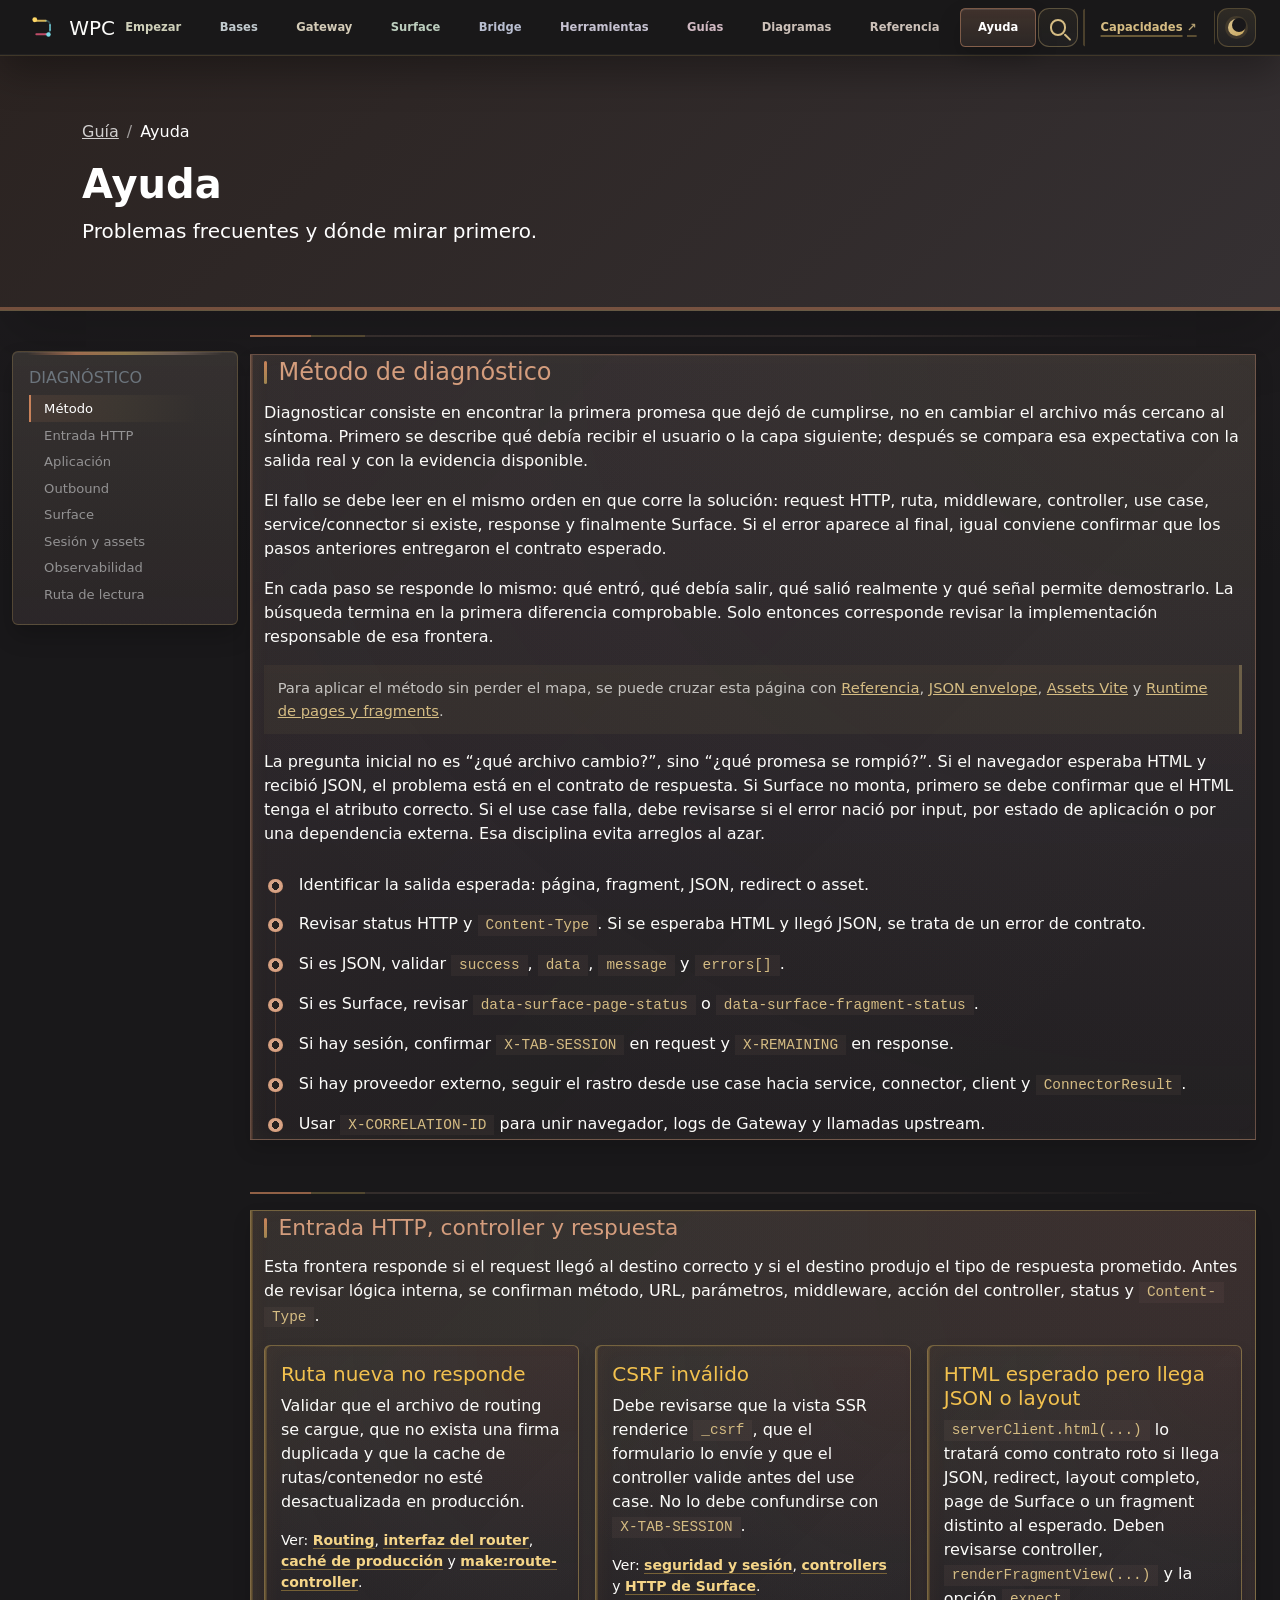
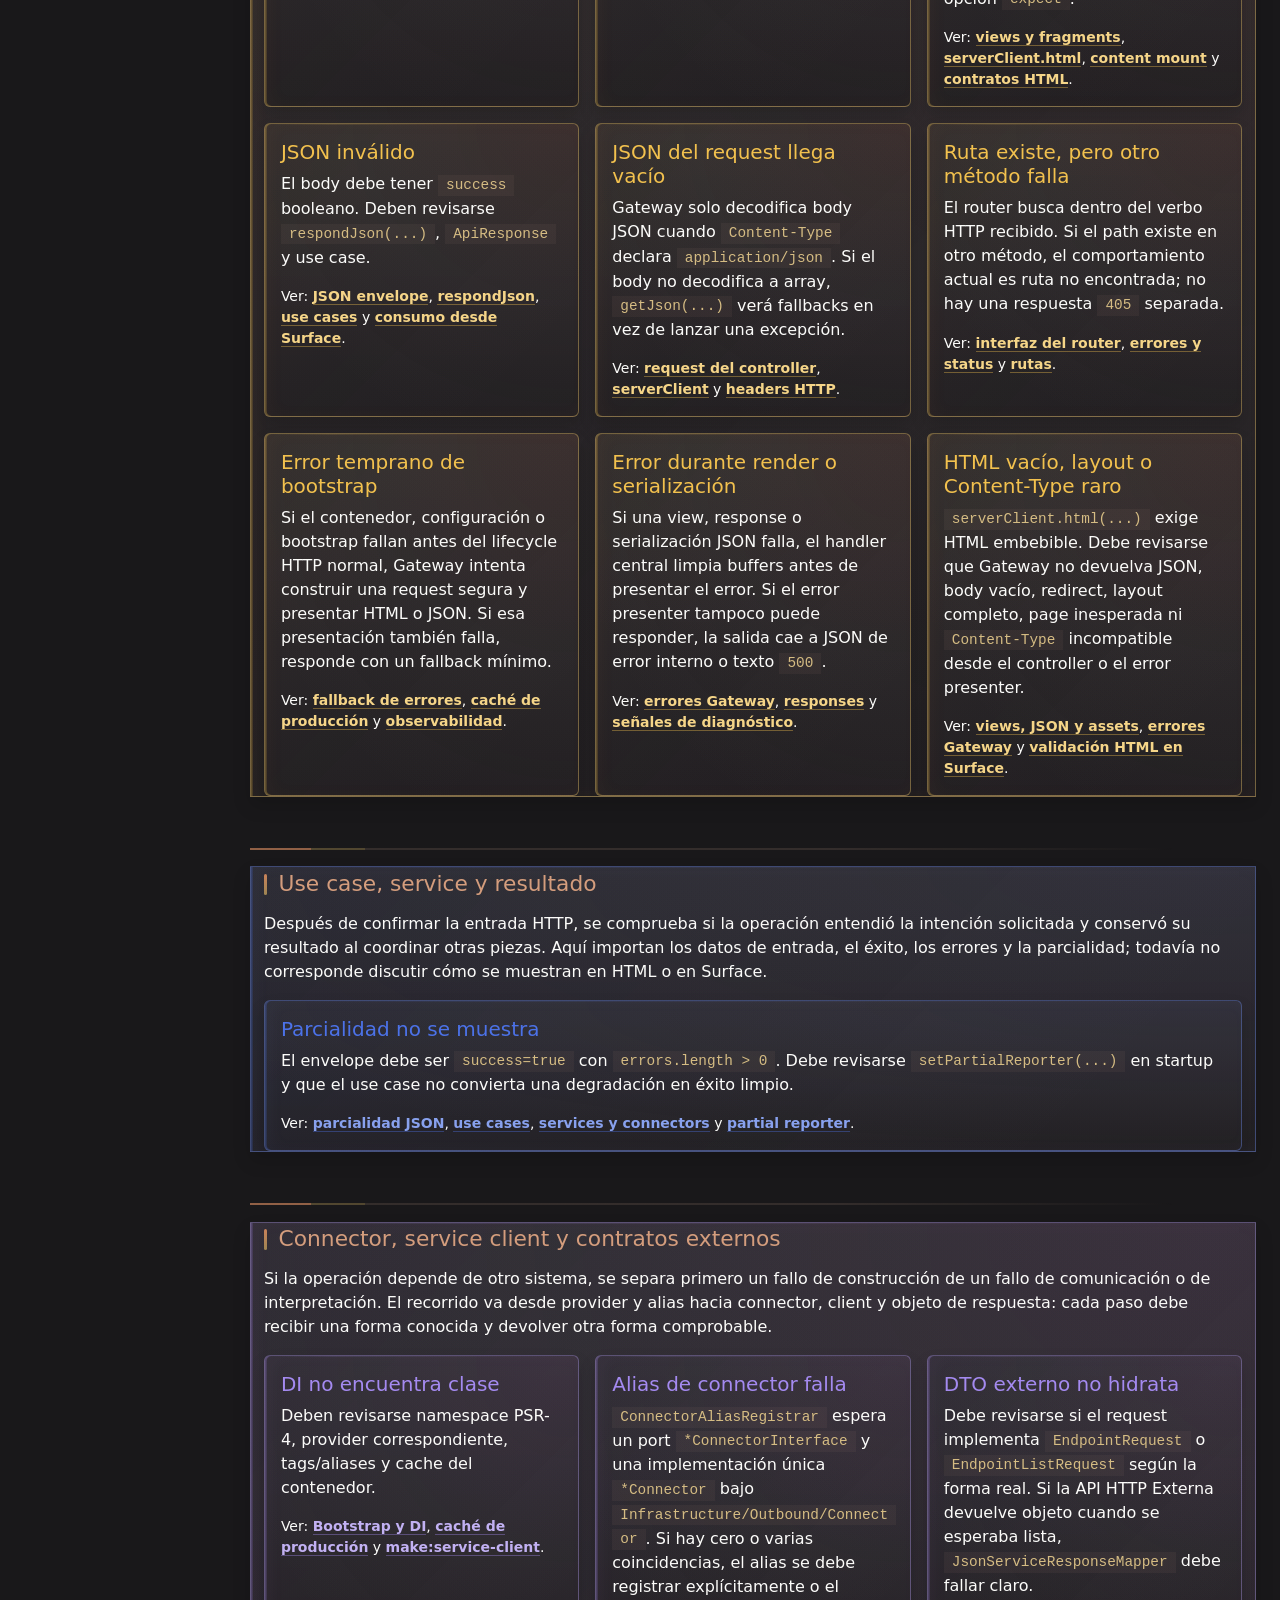
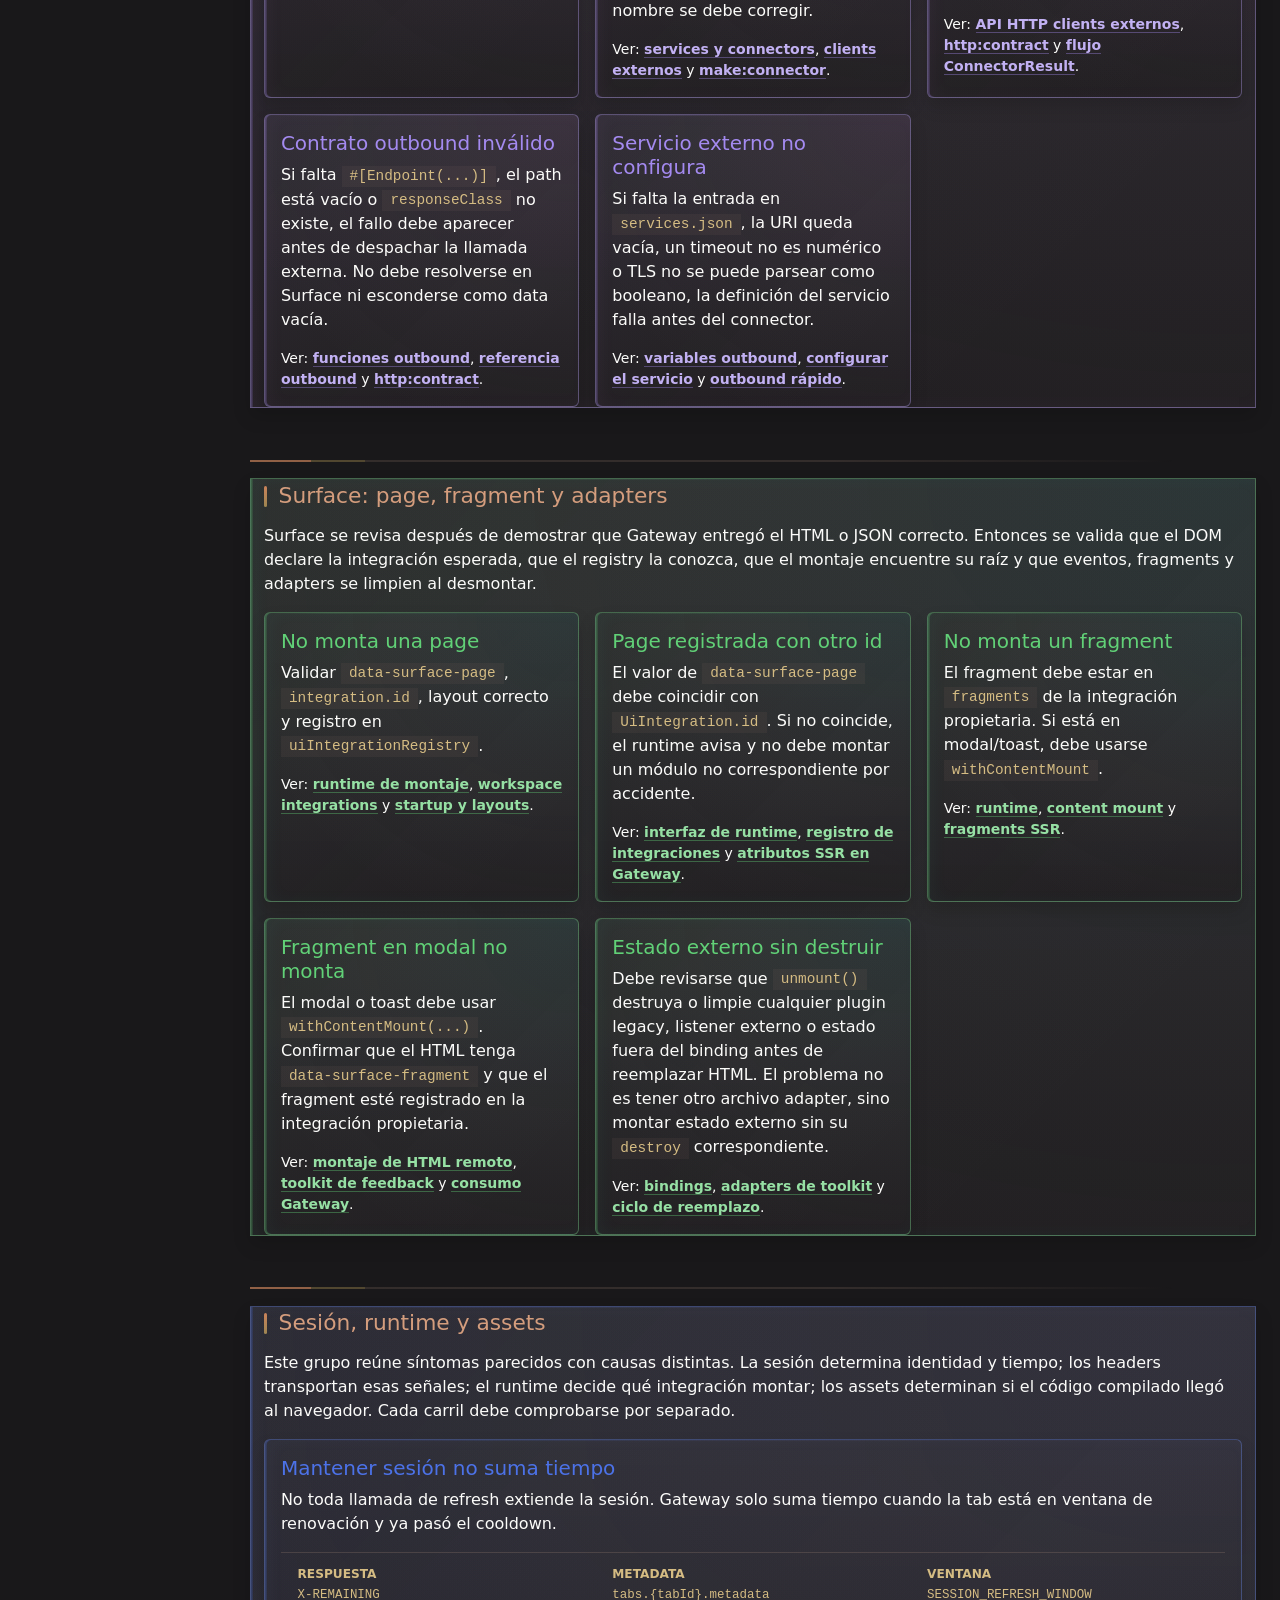
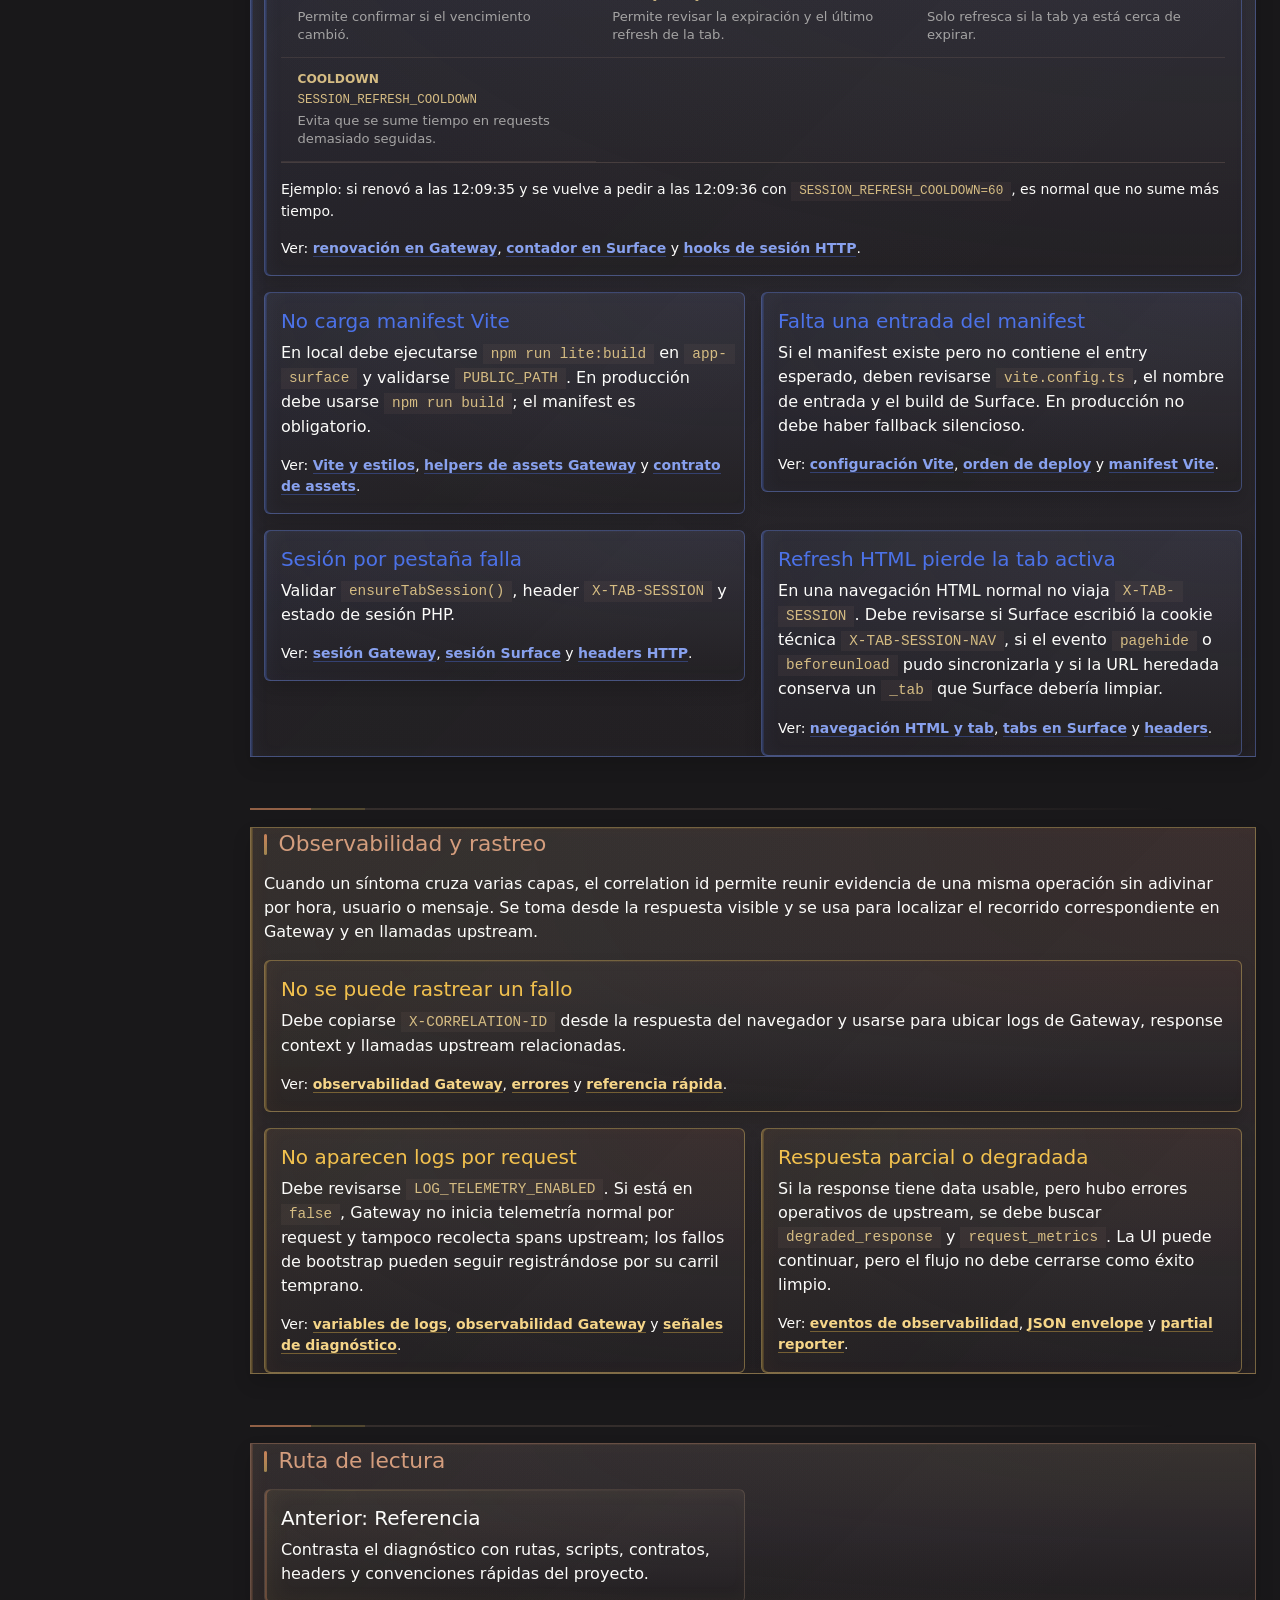
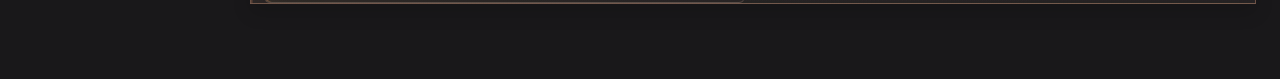
<file: guide/troubleshooting.html>
<!doctype html>
<html lang="es" data-bs-theme="dark">
  <head>
    <meta charset="utf-8" />
    <meta name="viewport" content="width=device-width, initial-scale=1" />
    <title>Ayuda | Web Platform Core Guía</title>
    <link
      rel="icon"
      type="image/svg+xml"
      href="assets/img/web-platform-core.svg"
    />
    <script src="assets/js/theme.js"></script>
    <link href="assets/lib/css/bootstrap.min.css" rel="stylesheet" />
    <link href="assets/lib/css/bootstrap-icons-min.css" rel="stylesheet" />
    <link href="assets/css/guide.css" rel="stylesheet" />
  </head>

  <body
    class="guide-page--troubleshooting"
    data-bs-spy="scroll"
    data-bs-target="#guide-nav"
    data-bs-smooth-scroll="true"
    tabindex="0"
  >
    <nav class="navbar navbar-expand-xl bg-white border-bottom sticky-top">
      <div class="container-fluid px-3 px-lg-4">
        <a class="navbar-brand" href="index.html">
          <img
            class="navbar-brand__logo"
            src="assets/img/web-platform-core.svg"
            alt=""
            aria-hidden="true"
          />
          <span class="navbar-brand__text">WPC</span>
        </a>
        <button
          class="navbar-toggler"
          type="button"
          data-bs-toggle="collapse"
          data-bs-target="#guide-navbar"
          aria-controls="guide-navbar"
          aria-expanded="false"
          aria-label="Abrir navegación"
        >
          <span class="navbar-toggler-icon"></span>
        </button>
        <div id="guide-navbar" class="collapse navbar-collapse">
          <ul class="navbar-nav ms-auto mb-2 mb-lg-0" data-guide-nav>
            <li class="nav-item">
              <a class="nav-link" href="getting-started.html">Empezar</a>
            </li>
            <li class="nav-item">
              <a class="nav-link" href="fundamentals.html">Bases</a>
            </li>
            <li class="nav-item">
              <a class="nav-link" href="app-gateway.html">Gateway</a>
            </li>
            <li class="nav-item">
              <a class="nav-link" href="app-surface.html">Surface</a>
            </li>
            <li class="nav-item">
              <a class="nav-link" href="bridge.html">Bridge</a>
            </li>
            <li class="nav-item">
              <a class="nav-link" href="tools.html">Herramientas</a>
            </li>
            <li class="nav-item">
              <a class="nav-link" href="recipes.html">Prácticas</a>
            </li>
            <li class="nav-item">
              <a class="nav-link" href="diagrams.html">Diagramas</a>
            </li>
            <li class="nav-item">
              <a class="nav-link" href="reference.html">Referencia</a>
            </li>
            <li class="nav-item">
              <a class="nav-link" href="troubleshooting.html">Ayuda</a>
            </li>
          </ul>
        </div>
      </div>
    </nav>

    <header class="guide-page-hero text-white py-5">
      <div class="container py-3">
        <nav aria-label="breadcrumb">
          <ol class="breadcrumb mb-3">
            <li class="breadcrumb-item"><a href="index.html">Guía</a></li>
            <li class="breadcrumb-item active" aria-current="page">Ayuda</li>
          </ol>
        </nav>
        <h1 class="display-6 fw-bold">Ayuda</h1>
        <p class="lead mb-0">Problemas frecuentes y dónde mirar primero.</p>
      </div>
    </header>

    <div class="container-fluid guide-shell px-3 px-lg-4 py-4">
      <div class="row g-4">
        <aside class="col-lg-3 col-xl-2 px-0 pt-3">
          <div class="guide-sidebar position-sticky">
            <div class="card border-0 shadow-sm">
              <div class="card-body">
                <h2 class="h6 text-uppercase text-secondary">Diagnóstico</h2>
                <nav id="guide-nav" class="guide-nav nav nav-pills flex-column">
                  <a class="nav-link" href="#diagnostic-method">Método</a>
                  <a class="nav-link" href="#troubleshoot-entry"
                    >Entrada HTTP</a
                  >
                  <a class="nav-link" href="#troubleshoot-application"
                    >Aplicación</a
                  >
                  <a class="nav-link" href="#troubleshoot-outbound">Outbound</a>
                  <a class="nav-link" href="#troubleshoot-surface">Surface</a>
                  <a class="nav-link" href="#troubleshoot-session-assets"
                    >Sesión y assets</a
                  >
                  <a class="nav-link" href="#troubleshoot-observability"
                    >Observabilidad</a
                  >
                  <a class="nav-link" href="#next">Ruta de lectura</a>
                </nav>
              </div>
            </div>
          </div>
        </aside>

        <main class="col-lg-9 col-xl-10">
          <section
            id="diagnostic-method"
            class="guide-section troubleshooting-group troubleshooting-group--method"
          >
            <div class="card border-0 shadow-sm">
              <div class="card-body">
                <h2 class="h4">Método de diagnóstico</h2>
                <p>
                  Diagnosticar consiste en encontrar la primera promesa que dejó
                  de cumplirse, no en cambiar el archivo más cercano al síntoma.
                  Primero se describe qué debía recibir el usuario o la capa
                  siguiente; después se compara esa expectativa con la salida
                  real y con la evidencia disponible.
                </p>
                <p>
                  El fallo se debe leer en el mismo orden en que corre la
                  solución: request HTTP, ruta, middleware, controller, use
                  case, service/connector si existe, response y finalmente
                  Surface. Si el error aparece al final, igual conviene
                  confirmar que los pasos anteriores entregaron el contrato
                  esperado.
                </p>
                <p>
                  En cada paso se responde lo mismo: qué entró, qué debía salir,
                  qué salió realmente y qué señal permite demostrarlo. La
                  búsqueda termina en la primera diferencia comprobable. Solo
                  entonces corresponde revisar la implementación responsable de
                  esa frontera.
                </p>
                <p class="guide-crosslink">
                  <em>
                    Para aplicar el método sin perder el mapa, se puede cruzar
                    esta página con <a href="reference.html">Referencia</a>,
                    <a href="bridge.html#bridge-flow-search-items"
                      >JSON envelope</a
                    >, <a href="bridge.html#assets">Assets Vite</a> y
                    <a href="app-surface.html#runtime"
                      >Runtime de pages y fragments</a
                    >.
                  </em>
                </p>
                <p>
                  La pregunta inicial no es “¿qué archivo cambio?”, sino “¿qué
                  promesa se rompió?”. Si el navegador esperaba HTML y recibió
                  JSON, el problema está en el contrato de respuesta. Si Surface
                  no monta, primero se debe confirmar que el HTML tenga el
                  atributo correcto. Si el use case falla, debe revisarse si el
                  error nació por input, por estado de aplicación o por una
                  dependencia externa. Esa disciplina evita arreglos al azar.
                </p>
                <ol class="guide-checklist">
                  <li>
                    Identificar la salida esperada: página, fragment, JSON,
                    redirect o asset.
                  </li>
                  <li>
                    Revisar status HTTP y <code>Content-Type</code>. Si se
                    esperaba HTML y llegó JSON, se trata de un error de
                    contrato.
                  </li>
                  <li>
                    Si es JSON, validar <code>success</code>, <code>data</code>,
                    <code>message</code> y <code>errors[]</code>.
                  </li>
                  <li>
                    Si es Surface, revisar
                    <code>data-surface-page-status</code> o
                    <code>data-surface-fragment-status</code>.
                  </li>
                  <li>
                    Si hay sesión, confirmar <code>X-TAB-SESSION</code> en
                    request y <code>X-REMAINING</code> en response.
                  </li>
                  <li>
                    Si hay proveedor externo, seguir el rastro desde use case
                    hacia service, connector, client y
                    <code>ConnectorResult</code>.
                  </li>
                  <li>
                    Usar <code>X-CORRELATION-ID</code> para unir navegador, logs
                    de Gateway y llamadas upstream.
                  </li>
                </ol>
              </div>
            </div>
          </section>

          <section
            id="troubleshoot-entry"
            class="guide-section troubleshooting-group troubleshooting-group--entry"
          >
            <div class="card border-0 shadow-sm">
              <div class="card-body">
                <h2>Entrada HTTP, controller y respuesta</h2>
                <p>
                  Esta frontera responde si el request llegó al destino correcto
                  y si el destino produjo el tipo de respuesta prometido. Antes
                  de revisar lógica interna, se confirman método, URL,
                  parámetros, middleware, acción del controller, status y
                  <code>Content-Type</code>.
                </p>
                <div class="row g-3">
                  <div class="col-md-6 col-xl-4">
                    <div class="card h-100">
                      <div class="card-body">
                        <h2 class="h5">Ruta nueva no responde</h2>
                        <p>
                          Validar que el archivo de routing se cargue, que no
                          exista una firma duplicada y que la cache de
                          rutas/contenedor no esté desactualizada en producción.
                        </p>
                        <p class="small mb-0">
                          Ver:
                          <a href="app-gateway.html#gateway-flow-route"
                            >Routing</a
                          >,
                          <a href="app-gateway.html#routing-api"
                            >interfaz del router</a
                          >,
                          <a href="app-gateway.html#production-cache"
                            >caché de producción</a
                          >
                          y
                          <a href="tools.html#make-route-controller"
                            >make:route-controller</a
                          >.
                        </p>
                      </div>
                    </div>
                  </div>
                  <div class="col-md-6 col-xl-4">
                    <div class="card h-100">
                      <div class="card-body">
                        <h2 class="h5">CSRF inválido</h2>
                        <p>
                          Debe revisarse que la vista SSR renderice
                          <code>_csrf</code>, que el formulario lo envíe y que
                          el controller valide antes del use case. No lo debe
                          confundirse con <code>X-TAB-SESSION</code>.
                        </p>
                        <p class="small mb-0">
                          Ver:
                          <a href="app-gateway.html#security-session-contracts"
                            >seguridad y sesión</a
                          >,
                          <a href="app-gateway.html#gateway-flow-controller"
                            >controllers</a
                          >
                          y <a href="app-surface.html#http">HTTP de Surface</a>.
                        </p>
                      </div>
                    </div>
                  </div>
                  <div class="col-md-6 col-xl-4">
                    <div class="card h-100">
                      <div class="card-body">
                        <h2 class="h5">
                          HTML esperado pero llega JSON o layout
                        </h2>
                        <p>
                          <code>serverClient.html(...)</code> lo tratará como
                          contrato roto si llega JSON, redirect, layout
                          completo, page de Surface o un fragment distinto al
                          esperado. Deben revisarse controller,
                          <code>renderFragmentView(...)</code> y la opción
                          <code>expect</code>.
                        </p>
                        <p class="small mb-0">
                          Ver:
                          <a href="app-gateway.html#gateway-flow-response"
                            >views y fragments</a
                          >,
                          <a href="app-surface.html#http">serverClient.html</a>,
                          <a href="app-surface.html#content-mount"
                            >content mount</a
                          >
                          y <a href="bridge.html#html">contratos HTML</a>.
                        </p>
                      </div>
                    </div>
                  </div>
                  <div class="col-md-6 col-xl-4">
                    <div class="card h-100">
                      <div class="card-body">
                        <h2 class="h5">JSON inválido</h2>
                        <p>
                          El body debe tener <code>success</code> booleano.
                          Deben revisarse <code>respondJson(...)</code>,
                          <code>ApiResponse</code> y use case.
                        </p>
                        <p class="small mb-0">
                          Ver:
                          <a href="bridge.html#bridge-flow-search-items"
                            >JSON envelope</a
                          >,
                          <a href="app-gateway.html#gateway-flow-controller"
                            >respondJson</a
                          >,
                          <a href="app-gateway.html#gateway-flow-usecase"
                            >use cases</a
                          >
                          y
                          <a href="app-surface.html#surface-flow-search-items"
                            >consumo desde Surface</a
                          >.
                        </p>
                      </div>
                    </div>
                  </div>
                  <div class="col-md-6 col-xl-4">
                    <div class="card h-100">
                      <div class="card-body">
                        <h2 class="h5">JSON del request llega vacío</h2>
                        <p>
                          Gateway solo decodifica body JSON cuando
                          <code>Content-Type</code> declara
                          <code>application/json</code>. Si el body no
                          decodifica a array, <code>getJson(...)</code> verá
                          fallbacks en vez de lanzar una excepción.
                        </p>
                        <p class="small mb-0">
                          Ver:
                          <a
                            href="app-gateway.html#controllers-request-interface"
                            >request del controller</a
                          >, <a href="app-surface.html#http">serverClient</a> y
                          <a href="reference.html#http-headers">headers HTTP</a
                          >.
                        </p>
                      </div>
                    </div>
                  </div>
                  <div class="col-md-6 col-xl-4">
                    <div class="card h-100">
                      <div class="card-body">
                        <h2 class="h5">Ruta existe, pero otro método falla</h2>
                        <p>
                          El router busca dentro del verbo HTTP recibido. Si el
                          path existe en otro método, el comportamiento actual
                          es ruta no encontrada; no hay una respuesta
                          <code>405</code> separada.
                        </p>
                        <p class="small mb-0">
                          Ver:
                          <a href="app-gateway.html#routing-api"
                            >interfaz del router</a
                          >,
                          <a href="reference.html#errors-status"
                            >errores y status</a
                          >
                          y
                          <a href="tools.html#make-route-controller">rutas</a>.
                        </p>
                      </div>
                    </div>
                  </div>
                  <div class="col-md-6 col-xl-4">
                    <div class="card h-100">
                      <div class="card-body">
                        <h2 class="h5">Error temprano de bootstrap</h2>
                        <p>
                          Si el contenedor, configuración o bootstrap fallan
                          antes del lifecycle HTTP normal, Gateway intenta
                          construir una request segura y presentar HTML o JSON.
                          Si esa presentación también falla, responde con un
                          fallback mínimo.
                        </p>
                        <p class="small mb-0">
                          Ver:
                          <a href="app-gateway.html#errors"
                            >fallback de errores</a
                          >,
                          <a href="app-gateway.html#production-cache"
                            >caché de producción</a
                          >
                          y
                          <a href="app-gateway.html#observability"
                            >observabilidad</a
                          >.
                        </p>
                      </div>
                    </div>
                  </div>
                  <div class="col-md-6 col-xl-4">
                    <div class="card h-100">
                      <div class="card-body">
                        <h2 class="h5">Error durante render o serialización</h2>
                        <p>
                          Si una view, response o serialización JSON falla, el
                          handler central limpia buffers antes de presentar el
                          error. Si el error presenter tampoco puede responder,
                          la salida cae a JSON de error interno o texto
                          <code>500</code>.
                        </p>
                        <p class="small mb-0">
                          Ver:
                          <a href="app-gateway.html#errors">errores Gateway</a>,
                          <a href="app-gateway.html#gateway-flow-response"
                            >responses</a
                          >
                          y
                          <a href="reference.html#diagnostic-signals"
                            >señales de diagnóstico</a
                          >.
                        </p>
                      </div>
                    </div>
                  </div>
                  <div class="col-md-6 col-xl-4">
                    <div class="card h-100">
                      <div class="card-body">
                        <h2 class="h5">
                          HTML vacío, layout o Content-Type raro
                        </h2>
                        <p>
                          <code>serverClient.html(...)</code> exige HTML
                          embebible. Debe revisarse que Gateway no devuelva
                          JSON, body vacío, redirect, layout completo, page
                          inesperada ni <code>Content-Type</code> incompatible
                          desde el controller o el error presenter.
                        </p>
                        <p class="small mb-0">
                          Ver:
                          <a href="app-gateway.html#gateway-flow-response"
                            >views, JSON y assets</a
                          >,
                          <a href="app-gateway.html#errors">errores Gateway</a>
                          y
                          <a href="app-surface.html#http"
                            >validación HTML en Surface</a
                          >.
                        </p>
                      </div>
                    </div>
                  </div>
                </div>
              </div>
            </div>
          </section>

          <section
            id="troubleshoot-application"
            class="guide-section troubleshooting-group troubleshooting-group--application"
          >
            <div class="card border-0 shadow-sm">
              <div class="card-body">
                <h2>Use case, service y resultado</h2>
                <p>
                  Después de confirmar la entrada HTTP, se comprueba si la
                  operación entendió la intención solicitada y conservó su
                  resultado al coordinar otras piezas. Aquí importan los datos
                  de entrada, el éxito, los errores y la parcialidad; todavía no
                  corresponde discutir cómo se muestran en HTML o en Surface.
                </p>
                <div class="row g-3">
                  <div class="col-12">
                    <div class="card h-100">
                      <div class="card-body">
                        <h2 class="h5">Parcialidad no se muestra</h2>
                        <p>
                          El envelope debe ser <code>success=true</code> con
                          <code>errors.length > 0</code>. Debe revisarse
                          <code>setPartialReporter(...)</code> en startup y que
                          el use case no convierta una degradación en éxito
                          limpio.
                        </p>
                        <p class="small mb-0">
                          Ver:
                          <a href="bridge.html#bridge-flow-search-items"
                            >parcialidad JSON</a
                          >,
                          <a href="app-gateway.html#gateway-flow-usecase"
                            >use cases</a
                          >,
                          <a href="app-gateway.html#gateway-flow-services"
                            >services y connectors</a
                          >
                          y
                          <a href="app-surface.html#http">partial reporter</a>.
                        </p>
                      </div>
                    </div>
                  </div>
                </div>
              </div>
            </div>
          </section>

          <section
            id="troubleshoot-outbound"
            class="guide-section troubleshooting-group troubleshooting-group--outbound"
          >
            <div class="card border-0 shadow-sm">
              <div class="card-body">
                <h2>Connector, service client y contratos externos</h2>
                <p>
                  Si la operación depende de otro sistema, se separa primero un
                  fallo de construcción de un fallo de comunicación o de
                  interpretación. El recorrido va desde provider y alias hacia
                  connector, client y objeto de respuesta: cada paso debe
                  recibir una forma conocida y devolver otra forma comprobable.
                </p>
                <div class="row g-3">
                  <div class="col-md-6 col-xl-4">
                    <div class="card h-100">
                      <div class="card-body">
                        <h2 class="h5">DI no encuentra clase</h2>
                        <p>
                          Deben revisarse namespace PSR-4, provider
                          correspondiente, tags/aliases y cache del contenedor.
                        </p>
                        <p class="small mb-0">
                          Ver:
                          <a href="app-gateway.html#bootstrap-di"
                            >Bootstrap y DI</a
                          >,
                          <a href="app-gateway.html#production-cache"
                            >caché de producción</a
                          >
                          y
                          <a href="tools.html#make-service-client"
                            >make:service-client</a
                          >.
                        </p>
                      </div>
                    </div>
                  </div>
                  <div class="col-md-6 col-xl-4">
                    <div class="card h-100">
                      <div class="card-body">
                        <h2 class="h5">Alias de connector falla</h2>
                        <p>
                          <code>ConnectorAliasRegistrar</code> espera un port
                          <code>*ConnectorInterface</code> y una implementación
                          única <code>*Connector</code> bajo
                          <code>Infrastructure/Outbound/Connector</code>. Si hay
                          cero o varias coincidencias, el alias se debe
                          registrar explícitamente o el nombre se debe corregir.
                        </p>
                        <p class="small mb-0">
                          Ver:
                          <a href="app-gateway.html#gateway-flow-services"
                            >services y connectors</a
                          >,
                          <a href="app-gateway.html#external-clients-config"
                            >clients externos</a
                          >
                          y
                          <a href="tools.html#make-connector">make:connector</a
                          >.
                        </p>
                      </div>
                    </div>
                  </div>
                  <div class="col-md-6 col-xl-4">
                    <div class="card h-100">
                      <div class="card-body">
                        <h2 class="h5">DTO externo no hidrata</h2>
                        <p>
                          Debe revisarse si el request implementa
                          <code>EndpointRequest</code> o
                          <code>EndpointListRequest</code> según la forma real.
                          Si la API HTTP Externa devuelve objeto cuando se
                          esperaba lista, <code>JsonServiceResponseMapper</code>
                          debe fallar claro.
                        </p>
                        <p class="small mb-0">
                          Ver:
                          <a href="app-gateway.html#external-clients-config"
                            >API HTTP clients externos</a
                          >,
                          <a href="tools.html#http-contract-generator"
                            >http:contract</a
                          >
                          y
                          <a href="app-gateway.html#gateway-flow-services"
                            >flujo ConnectorResult</a
                          >.
                        </p>
                      </div>
                    </div>
                  </div>
                  <div class="col-md-6 col-xl-4">
                    <div class="card h-100">
                      <div class="card-body">
                        <h2 class="h5">Contrato outbound inválido</h2>
                        <p>
                          Si falta <code>#[Endpoint(...)]</code>, el path está
                          vacío o <code>responseClass</code> no existe, el fallo
                          debe aparecer antes de despachar la llamada externa.
                          No debe resolverse en Surface ni esconderse como data
                          vacía.
                        </p>
                        <p class="small mb-0">
                          Ver:
                          <a href="app-gateway.html#external-clients-advanced"
                            >funciones outbound</a
                          >,
                          <a href="reference.html#outbound-connectors"
                            >referencia outbound</a
                          >
                          y
                          <a href="tools.html#http-contract-generator"
                            >http:contract</a
                          >.
                        </p>
                      </div>
                    </div>
                  </div>
                  <div class="col-md-6 col-xl-4">
                    <div class="card h-100">
                      <div class="card-body">
                        <h2 class="h5">Servicio externo no configura</h2>
                        <p>
                          Si falta la entrada en <code>services.json</code>, la
                          URI queda vacía, un timeout no es numérico o TLS no se
                          puede parsear como booleano, la definición del
                          servicio falla antes del connector.
                        </p>
                        <p class="small mb-0">
                          Ver:
                          <a href="getting-started.html#env-outbound"
                            >variables outbound</a
                          >,
                          <a href="app-gateway.html#external-clients-config"
                            >configurar el servicio</a
                          >
                          y
                          <a href="reference.html#outbound-connectors"
                            >outbound rápido</a
                          >.
                        </p>
                      </div>
                    </div>
                  </div>
                </div>
              </div>
            </div>
          </section>

          <section
            id="troubleshoot-surface"
            class="guide-section troubleshooting-group troubleshooting-group--frontend"
          >
            <div class="card border-0 shadow-sm">
              <div class="card-body">
                <h2>Surface: page, fragment y adapters</h2>
                <p>
                  Surface se revisa después de demostrar que Gateway entregó el
                  HTML o JSON correcto. Entonces se valida que el DOM declare la
                  integración esperada, que el registry la conozca, que el
                  montaje encuentre su raíz y que eventos, fragments y adapters
                  se limpien al desmontar.
                </p>
                <div class="row g-3">
                  <div class="col-md-6 col-xl-4">
                    <div class="card h-100">
                      <div class="card-body">
                        <h2 class="h5">No monta una page</h2>
                        <p>
                          Validar <code>data-surface-page</code>,
                          <code>integration.id</code>, layout correcto y
                          registro en <code>uiIntegrationRegistry</code>.
                        </p>
                        <p class="small mb-0">
                          Ver:
                          <a href="app-surface.html#runtime"
                            >runtime de montaje</a
                          >,
                          <a href="app-surface.html#workspace"
                            >workspace integrations</a
                          >
                          y
                          <a href="app-surface.html#startup"
                            >startup y layouts</a
                          >.
                        </p>
                      </div>
                    </div>
                  </div>
                  <div class="col-md-6 col-xl-4">
                    <div class="card h-100">
                      <div class="card-body">
                        <h2 class="h5">Page registrada con otro id</h2>
                        <p>
                          El valor de <code>data-surface-page</code> debe
                          coincidir con <code>UiIntegration.id</code>. Si no
                          coincide, el runtime avisa y no debe montar un módulo
                          no correspondiente por accidente.
                        </p>
                        <p class="small mb-0">
                          Ver:
                          <a href="app-surface.html#runtime-api"
                            >interfaz de runtime</a
                          >,
                          <a href="app-surface.html#workspace"
                            >registro de integraciones</a
                          >
                          y
                          <a href="app-gateway.html#gateway-flow-response"
                            >atributos SSR en Gateway</a
                          >.
                        </p>
                      </div>
                    </div>
                  </div>
                  <div class="col-md-6 col-xl-4">
                    <div class="card h-100">
                      <div class="card-body">
                        <h2 class="h5">No monta un fragment</h2>
                        <p>
                          El fragment debe estar en <code>fragments</code> de la
                          integración propietaria. Si está en modal/toast, debe
                          usarse <code>withContentMount</code>.
                        </p>
                        <p class="small mb-0">
                          Ver:
                          <a href="app-surface.html#runtime">runtime</a>,
                          <a href="app-surface.html#content-mount"
                            >content mount</a
                          >
                          y
                          <a href="app-gateway.html#gateway-flow-response"
                            >fragments SSR</a
                          >.
                        </p>
                      </div>
                    </div>
                  </div>
                  <div class="col-md-6 col-xl-4">
                    <div class="card h-100">
                      <div class="card-body">
                        <h2 class="h5">Fragment en modal no monta</h2>
                        <p>
                          El modal o toast debe usar
                          <code>withContentMount(...)</code>. Confirmar que el
                          HTML tenga <code>data-surface-fragment</code> y que el
                          fragment esté registrado en la integración
                          propietaria.
                        </p>
                        <p class="small mb-0">
                          Ver:
                          <a href="app-surface.html#content-mount"
                            >montaje de HTML remoto</a
                          >,
                          <a href="app-surface.html#toolkit"
                            >toolkit de feedback</a
                          >
                          y
                          <a href="app-surface.html#surface-flow-search-items"
                            >consumo Gateway</a
                          >.
                        </p>
                      </div>
                    </div>
                  </div>
                  <div class="col-md-6 col-xl-4">
                    <div class="card h-100">
                      <div class="card-body">
                        <h2 class="h5">Estado externo sin destruir</h2>
                        <p>
                          Debe revisarse que <code>unmount()</code> destruya o
                          limpie cualquier plugin legacy, listener externo o
                          estado fuera del binding antes de reemplazar HTML. El
                          problema no es tener otro archivo adapter, sino montar
                          estado externo sin su
                          <code>destroy</code> correspondiente.
                        </p>
                        <p class="small mb-0">
                          Ver:
                          <a href="app-surface.html#bindings">bindings</a>,
                          <a href="app-surface.html#toolkit"
                            >adapters de toolkit</a
                          >
                          y
                          <a href="app-surface.html#content-mount"
                            >ciclo de reemplazo</a
                          >.
                        </p>
                      </div>
                    </div>
                  </div>
                </div>
              </div>
            </div>
          </section>

          <section
            id="troubleshoot-session-assets"
            class="guide-section troubleshooting-group troubleshooting-group--session-assets"
          >
            <div class="card border-0 shadow-sm">
              <div class="card-body">
                <h2>Sesión, runtime y assets</h2>
                <p>
                  Este grupo reúne síntomas parecidos con causas distintas. La
                  sesión determina identidad y tiempo; los headers transportan
                  esas señales; el runtime decide qué integración montar; los
                  assets determinan si el código compilado llegó al navegador.
                  Cada carril debe comprobarse por separado.
                </p>
                <div class="row g-3 align-items-start">
                  <div class="col-12">
                    <div class="card h-100">
                      <div class="card-body">
                        <h2 class="h5">Mantener sesión no suma tiempo</h2>
                        <p>
                          No toda llamada de refresh extiende la sesión. Gateway
                          solo suma tiempo cuando la tab está en ventana de
                          renovación y ya pasó el cooldown.
                        </p>
                        <ul class="guide-rule-strip guide-rule-strip--compact">
                          <li>
                            <strong>Respuesta</strong>
                            <code>X-REMAINING</code>
                            <span
                              >Permite confirmar si el vencimiento cambió.</span
                            >
                          </li>
                          <li>
                            <strong>Metadata</strong>
                            <code>tabs.{tabId}.metadata</code>
                            <span
                              >Permite revisar la expiración y el último refresh
                              de la tab.</span
                            >
                          </li>
                          <li>
                            <strong>Ventana</strong>
                            <code>SESSION_REFRESH_WINDOW</code>
                            <span
                              >Solo refresca si la tab ya está cerca de
                              expirar.</span
                            >
                          </li>
                          <li>
                            <strong>Cooldown</strong>
                            <code>SESSION_REFRESH_COOLDOWN</code>
                            <span
                              >Evita que se sume tiempo en requests demasiado
                              seguidas.</span
                            >
                          </li>
                        </ul>
                        <p class="small mt-3">
                          Ejemplo: si renovó a las 12:09:35 y se vuelve a pedir
                          a las 12:09:36 con
                          <code>SESSION_REFRESH_COOLDOWN=60</code>, es normal
                          que no sume más tiempo.
                        </p>
                        <p class="small mb-0">
                          Ver:
                          <a href="app-gateway.html#security-session-contracts"
                            >renovación en Gateway</a
                          >,
                          <a href="app-surface.html#session-runtime-pieces"
                            >contador en Surface</a
                          >
                          y
                          <a href="app-surface.html#http"
                            >hooks de sesión HTTP</a
                          >.
                        </p>
                      </div>
                    </div>
                  </div>
                  <div class="col-md-6">
                    <div class="card h-100">
                      <div class="card-body">
                        <h2 class="h5">No carga manifest Vite</h2>
                        <p>
                          En local debe ejecutarse
                          <code>npm run lite:build</code> en
                          <code>app-surface</code> y validarse
                          <code>PUBLIC_PATH</code>. En producción debe usarse
                          <code>npm run build</code>; el manifest es
                          obligatorio.
                        </p>
                        <p class="small mb-0">
                          Ver:
                          <a href="app-surface.html#vite">Vite y estilos</a>,
                          <a href="app-gateway.html#gateway-flow-response"
                            >helpers de assets Gateway</a
                          >
                          y <a href="bridge.html#assets">contrato de assets</a>.
                        </p>
                      </div>
                    </div>
                  </div>
                  <div class="col-md-6">
                    <div class="card h-100">
                      <div class="card-body">
                        <h2 class="h5">Falta una entrada del manifest</h2>
                        <p>
                          Si el manifest existe pero no contiene el entry
                          esperado, deben revisarse <code>vite.config.ts</code>,
                          el nombre de entrada y el build de Surface. En
                          producción no debe haber fallback silencioso.
                        </p>
                        <p class="small mb-0">
                          Ver:
                          <a href="app-surface.html#vite">configuración Vite</a
                          >,
                          <a href="app-gateway.html#production-cache"
                            >orden de deploy</a
                          >
                          y <a href="bridge.html#assets">manifest Vite</a>.
                        </p>
                      </div>
                    </div>
                  </div>
                  <div class="col-md-6">
                    <div class="card h-100">
                      <div class="card-body">
                        <h2 class="h5">Sesión por pestaña falla</h2>
                        <p>
                          Validar <code>ensureTabSession()</code>, header
                          <code>X-TAB-SESSION</code> y estado de sesión PHP.
                        </p>
                        <p class="small mb-0">
                          Ver:
                          <a href="app-gateway.html#security-session-contracts"
                            >sesión Gateway</a
                          >,
                          <a href="app-surface.html#session-runtime-pieces"
                            >sesión Surface</a
                          >
                          y <a href="app-surface.html#http">headers HTTP</a>.
                        </p>
                      </div>
                    </div>
                  </div>
                  <div class="col-md-6">
                    <div class="card h-100">
                      <div class="card-body">
                        <h2 class="h5">Refresh HTML pierde la tab activa</h2>
                        <p>
                          En una navegación HTML normal no viaja
                          <code>X-TAB-SESSION</code>. Debe revisarse si Surface
                          escribió la cookie técnica
                          <code>X-TAB-SESSION-NAV</code>, si el evento
                          <code>pagehide</code> o <code>beforeunload</code> pudo
                          sincronizarla y si la URL heredada conserva un
                          <code>_tab</code> que Surface debería limpiar.
                        </p>
                        <p class="small mb-0">
                          Ver:
                          <a href="bridge.html#session">navegación HTML y tab</a
                          >,
                          <a href="app-surface.html#session-runtime-tabs"
                            >tabs en Surface</a
                          >
                          y <a href="reference.html#http-headers">headers</a>.
                        </p>
                      </div>
                    </div>
                  </div>
                </div>
              </div>
            </div>
          </section>

          <section
            id="troubleshoot-observability"
            class="guide-section troubleshooting-group troubleshooting-group--observability"
          >
            <div class="card border-0 shadow-sm">
              <div class="card-body">
                <h2>Observabilidad y rastreo</h2>
                <p>
                  Cuando un síntoma cruza varias capas, el correlation id
                  permite reunir evidencia de una misma operación sin adivinar
                  por hora, usuario o mensaje. Se toma desde la respuesta
                  visible y se usa para localizar el recorrido correspondiente
                  en Gateway y en llamadas upstream.
                </p>
                <div class="row g-3">
                  <div class="col-12">
                    <div class="card h-100">
                      <div class="card-body">
                        <h2 class="h5">No se puede rastrear un fallo</h2>
                        <p>
                          Debe copiarse <code>X-CORRELATION-ID</code> desde la
                          respuesta del navegador y usarse para ubicar logs de
                          Gateway, response context y llamadas upstream
                          relacionadas.
                        </p>
                        <p class="small mb-0">
                          Ver:
                          <a href="app-gateway.html#observability"
                            >observabilidad Gateway</a
                          >,
                          <a href="app-gateway.html#errors">errores</a>
                          y <a href="reference.html">referencia rápida</a>.
                        </p>
                      </div>
                    </div>
                  </div>
                  <div class="col-md-6">
                    <div class="card h-100">
                      <div class="card-body">
                        <h2 class="h5">No aparecen logs por request</h2>
                        <p>
                          Debe revisarse <code>LOG_TELEMETRY_ENABLED</code>. Si
                          está en <code>false</code>, Gateway no inicia
                          telemetría normal por request y tampoco recolecta
                          spans upstream; los fallos de bootstrap pueden seguir
                          registrándose por su carril temprano.
                        </p>
                        <p class="small mb-0">
                          Ver:
                          <a href="getting-started.html#env-logs"
                            >variables de logs</a
                          >,
                          <a href="app-gateway.html#observability"
                            >observabilidad Gateway</a
                          >
                          y
                          <a href="reference.html#diagnostic-signals"
                            >señales de diagnóstico</a
                          >.
                        </p>
                      </div>
                    </div>
                  </div>
                  <div class="col-md-6">
                    <div class="card h-100">
                      <div class="card-body">
                        <h2 class="h5">Respuesta parcial o degradada</h2>
                        <p>
                          Si la response tiene data usable, pero hubo errores
                          operativos de upstream, se debe buscar
                          <code>degraded_response</code> y
                          <code>request_metrics</code>. La UI puede continuar,
                          pero el flujo no debe cerrarse como éxito limpio.
                        </p>
                        <p class="small mb-0">
                          Ver:
                          <a href="app-gateway.html#observability"
                            >eventos de observabilidad</a
                          >, <a href="bridge.html#json">JSON envelope</a> y
                          <a href="app-surface.html#http">partial reporter</a>.
                        </p>
                      </div>
                    </div>
                  </div>
                </div>
              </div>
            </div>
          </section>

          <section
            id="next"
            class="guide-section troubleshooting-group troubleshooting-group--reading-path"
          >
            <div class="card border-0 shadow-sm">
              <div class="card-body">
                <h2>Ruta de lectura</h2>
                <div class="row g-3">
                  <div class="col-md-6">
                    <a class="guide-card-link" href="reference.html">
                      <div class="card h-100 concept-card">
                        <div class="card-body">
                          <h3 class="h5">Anterior: Referencia</h3>
                          <p class="mb-0">
                            Contrasta el diagnóstico con rutas, scripts,
                            contratos, headers y convenciones rápidas del
                            proyecto.
                          </p>
                        </div>
                      </div>
                    </a>
                  </div>
                </div>
              </div>
            </div>
          </section>
        </main>
      </div>
    </div>

    <script src="assets/lib/js/bootstrap.bundle.min.js"></script>
    <script src="assets/js/guide.js"></script>
  </body>
</html>
</file>
<file: guide/assets/css/guide.css>
@import url("./guide/foundation-nav.css");
@import url("./guide/hero-sidebar.css");
@import url("./guide/cards-code-rails.css");
@import url("./guide/process-guided.css");
@import url("./guide/tables-diagrams.css");
@import url("./guide/responsive-layout.css");
@import url("./guide/actions-search-theme.css");
@import url("./guide/light-mode.css");
</file>
<file: guide/assets/css/bondades.css>
@import url("./bondades/foundation-effects.css");
@import url("./bondades/slides-typography.css");
@import url("./bondades/cards-comparison.css");
@import url("./bondades/architecture-proposal.css");
@import url("./bondades/controls-animation.css");
@import url("./bondades/theme-light-responsive.css");
</file>
<file: guide/assets/lib/css/fonts.google.css>
@font-face {
  font-display: swap;
  font-family: "Playfair Display";
  font-style: normal;
  font-weight: 400;
  src: url("../webfonts/playfair-display-v40-latin-regular.woff2")
    format("woff2");
}
@font-face {
  font-display: swap;
  font-family: "Playfair Display";
  font-style: italic;
  font-weight: 400;
  src: url("../webfonts/playfair-display-v40-latin-italic.woff2")
    format("woff2");
}
@font-face {
  font-display: swap;
  font-family: "Playfair Display";
  font-style: normal;
  font-weight: 500;
  src: url("../webfonts/playfair-display-v40-latin-500.woff2") format("woff2");
}
@font-face {
  font-display: swap;
  font-family: "Playfair Display";
  font-style: italic;
  font-weight: 500;
  src: url("../webfonts/playfair-display-v40-latin-500italic.woff2")
    format("woff2");
}
@font-face {
  font-display: swap;
  font-family: "Playfair Display";
  font-style: normal;
  font-weight: 600;
  src: url("../webfonts/playfair-display-v40-latin-600.woff2") format("woff2");
}
@font-face {
  font-display: swap;
  font-family: "Playfair Display";
  font-style: italic;
  font-weight: 600;
  src: url("../webfonts/playfair-display-v40-latin-600italic.woff2")
    format("woff2");
}
@font-face {
  font-display: swap;
  font-family: "Playfair Display";
  font-style: normal;
  font-weight: 700;
  src: url("../webfonts/playfair-display-v40-latin-700.woff2") format("woff2");
}
@font-face {
  font-display: swap;
  font-family: "Playfair Display";
  font-style: italic;
  font-weight: 700;
  src: url("../webfonts/playfair-display-v40-latin-700italic.woff2")
    format("woff2");
}
@font-face {
  font-display: swap;
  font-family: "Playfair Display";
  font-style: normal;
  font-weight: 800;
  src: url("../webfonts/playfair-display-v40-latin-800.woff2") format("woff2");
}
@font-face {
  font-display: swap;
  font-family: "Playfair Display";
  font-style: italic;
  font-weight: 800;
  src: url("../webfonts/playfair-display-v40-latin-800italic.woff2")
    format("woff2");
}

@font-face {
  font-display: swap;
  font-family: "Playfair";
  font-style: normal;
  font-weight: 400;
  src: url("../webfonts/playfair-v10-latin-regular.woff2") format("woff2");
}
@font-face {
  font-display: swap;
  font-family: "Playfair";
  font-style: italic;
  font-weight: 400;
  src: url("../webfonts/playfair-v10-latin-italic.woff2") format("woff2");
}
@font-face {
  font-display: swap;
  font-family: "Playfair";
  font-style: normal;
  font-weight: 500;
  src: url("../webfonts/playfair-v10-latin-500.woff2") format("woff2");
}
@font-face {
  font-display: swap;
  font-family: "Playfair";
  font-style: italic;
  font-weight: 500;
  src: url("../webfonts/playfair-v10-latin-500italic.woff2") format("woff2");
}
@font-face {
  font-display: swap;
  font-family: "Playfair";
  font-style: normal;
  font-weight: 600;
  src: url("../webfonts/playfair-v10-latin-600.woff2") format("woff2");
}
@font-face {
  font-display: swap;
  font-family: "Playfair";
  font-style: italic;
  font-weight: 600;
  src: url("../webfonts/playfair-v10-latin-600italic.woff2") format("woff2");
}
@font-face {
  font-display: swap;
  font-family: "Playfair";
  font-style: normal;
  font-weight: 700;
  src: url("../webfonts/playfair-v10-latin-700.woff2") format("woff2");
}
@font-face {
  font-display: swap;
  font-family: "Playfair";
  font-style: italic;
  font-weight: 700;
  src: url("../webfonts/playfair-v10-latin-700italic.woff2") format("woff2");
}
@font-face {
  font-display: swap;
  font-family: "Playfair";
  font-style: normal;
  font-weight: 800;
  src: url("../webfonts/playfair-v10-latin-800.woff2") format("woff2");
}
@font-face {
  font-display: swap;
  font-family: "Playfair";
  font-style: italic;
  font-weight: 800;
  src: url("../webfonts/playfair-v10-latin-800italic.woff2") format("woff2");
}

@font-face {
  font-display: swap;
  font-family: "Inter";
  font-style: normal;
  font-weight: 300;
  src: url("../webfonts/inter-v20-latin-300.woff2") format("woff2");
}
@font-face {
  font-display: swap;
  font-family: "Inter";
  font-style: italic;
  font-weight: 300;
  src: url("../webfonts/inter-v20-latin-300italic.woff2") format("woff2");
}
@font-face {
  font-display: swap;
  font-family: "Inter";
  font-style: normal;
  font-weight: 400;
  src: url("../webfonts/inter-v20-latin-regular.woff2") format("woff2");
}
@font-face {
  font-display: swap;
  font-family: "Inter";
  font-style: normal;
  font-weight: 500;
  src: url("../webfonts/inter-v20-latin-500.woff2") format("woff2");
}
@font-face {
  font-display: swap;
  font-family: "Inter";
  font-style: normal;
  font-weight: 600;
  src: url("../webfonts/inter-v20-latin-600.woff2") format("woff2");
}
@font-face {
  font-display: swap;
  font-family: "Inter";
  font-style: normal;
  font-weight: 700;
  src: url("../webfonts/inter-v20-latin-700.woff2") format("woff2");
}
@font-face {
  font-display: swap;
  font-family: "Inter";
  font-style: normal;
  font-weight: 800;
  src: url("../webfonts/inter-v20-latin-800.woff2") format("woff2");
}
@font-face {
  font-display: swap;
  font-family: "Inter";
  font-style: normal;
  font-weight: 900;
  src: url("../webfonts/inter-v20-latin-900.woff2") format("woff2");
}
</file>
<file: guide/assets/css/pillars-capabilities.css>
@import url("./pillars-capabilities/foundation-chrome.css");
@import url("./pillars-capabilities/slides-overview.css");
@import url("./pillars-capabilities/pillars-benefits.css");
@import url("./pillars-capabilities/module-boxes.css");
@import url("./pillars-capabilities/closing-controls.css");
@import url("./pillars-capabilities/light-mode.css");
@import url("./pillars-capabilities/animations.css");
@import url("./pillars-capabilities/responsive.css");
</file>
